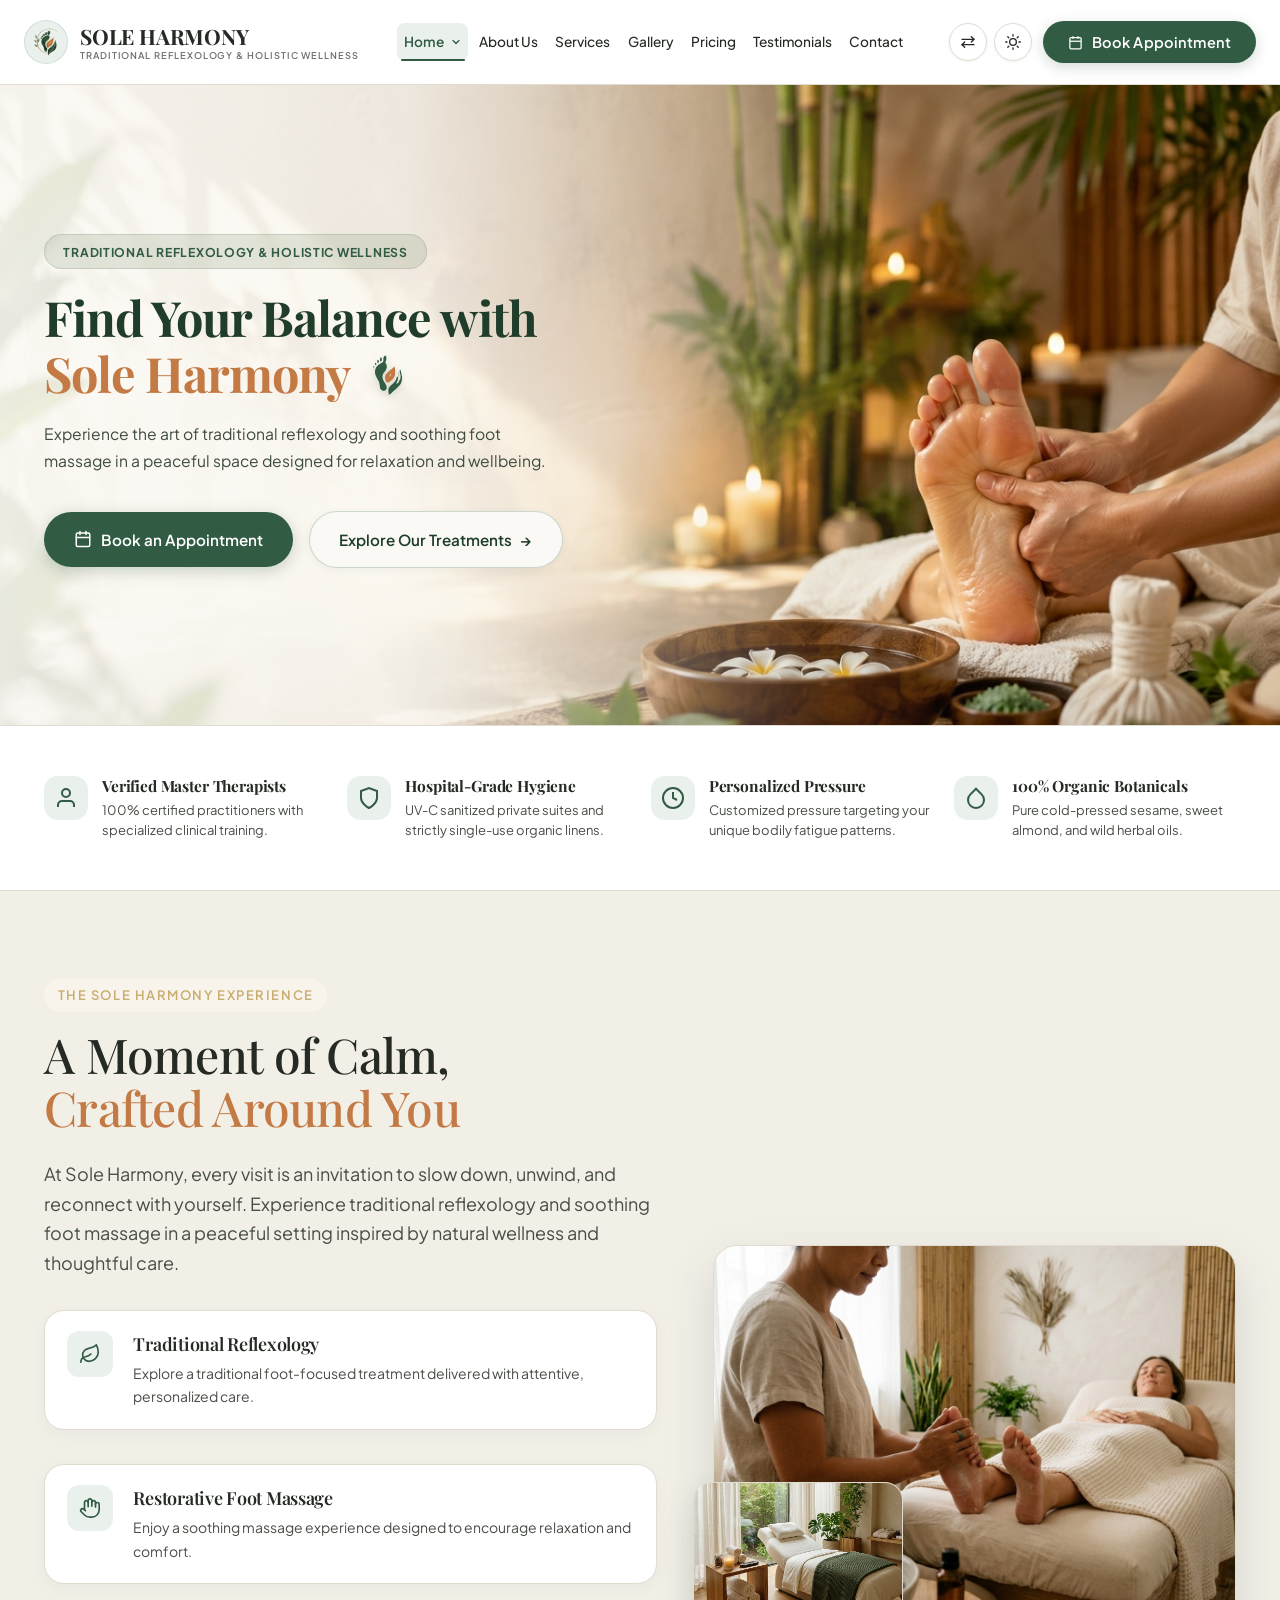
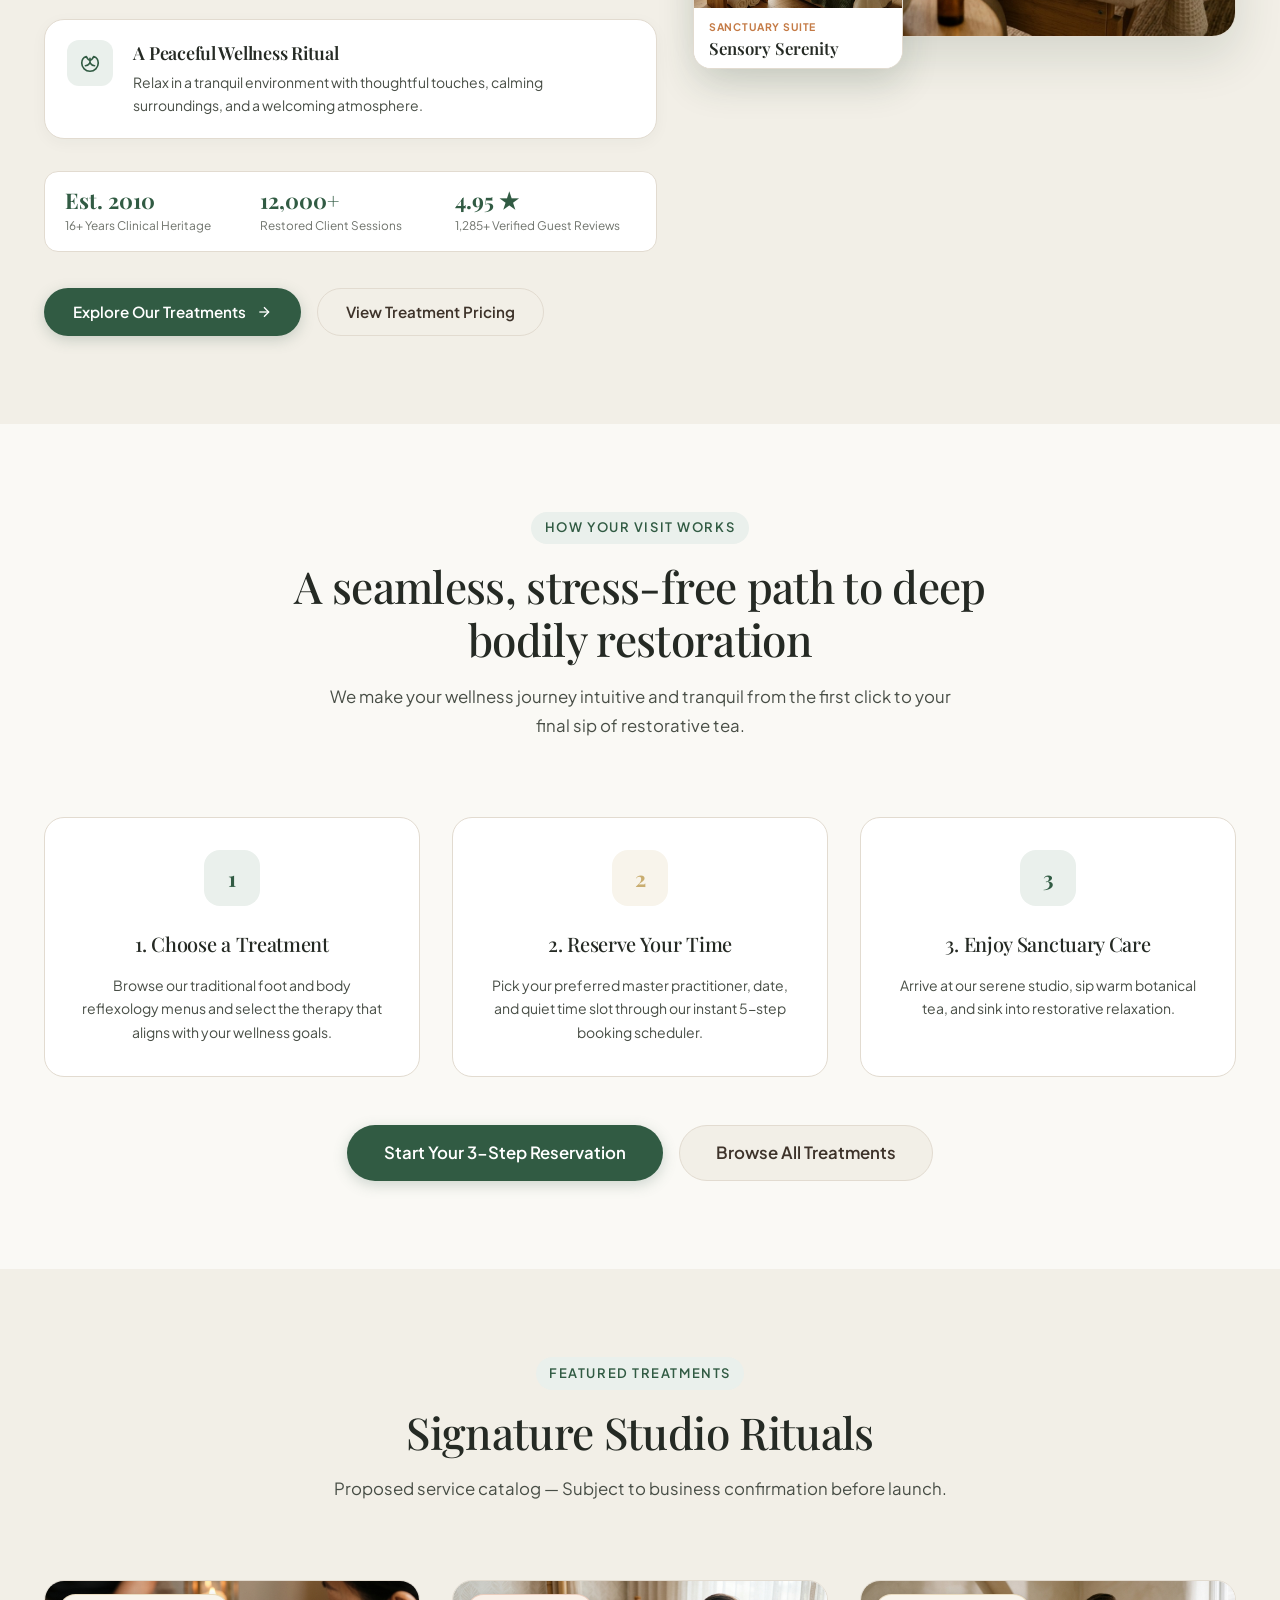
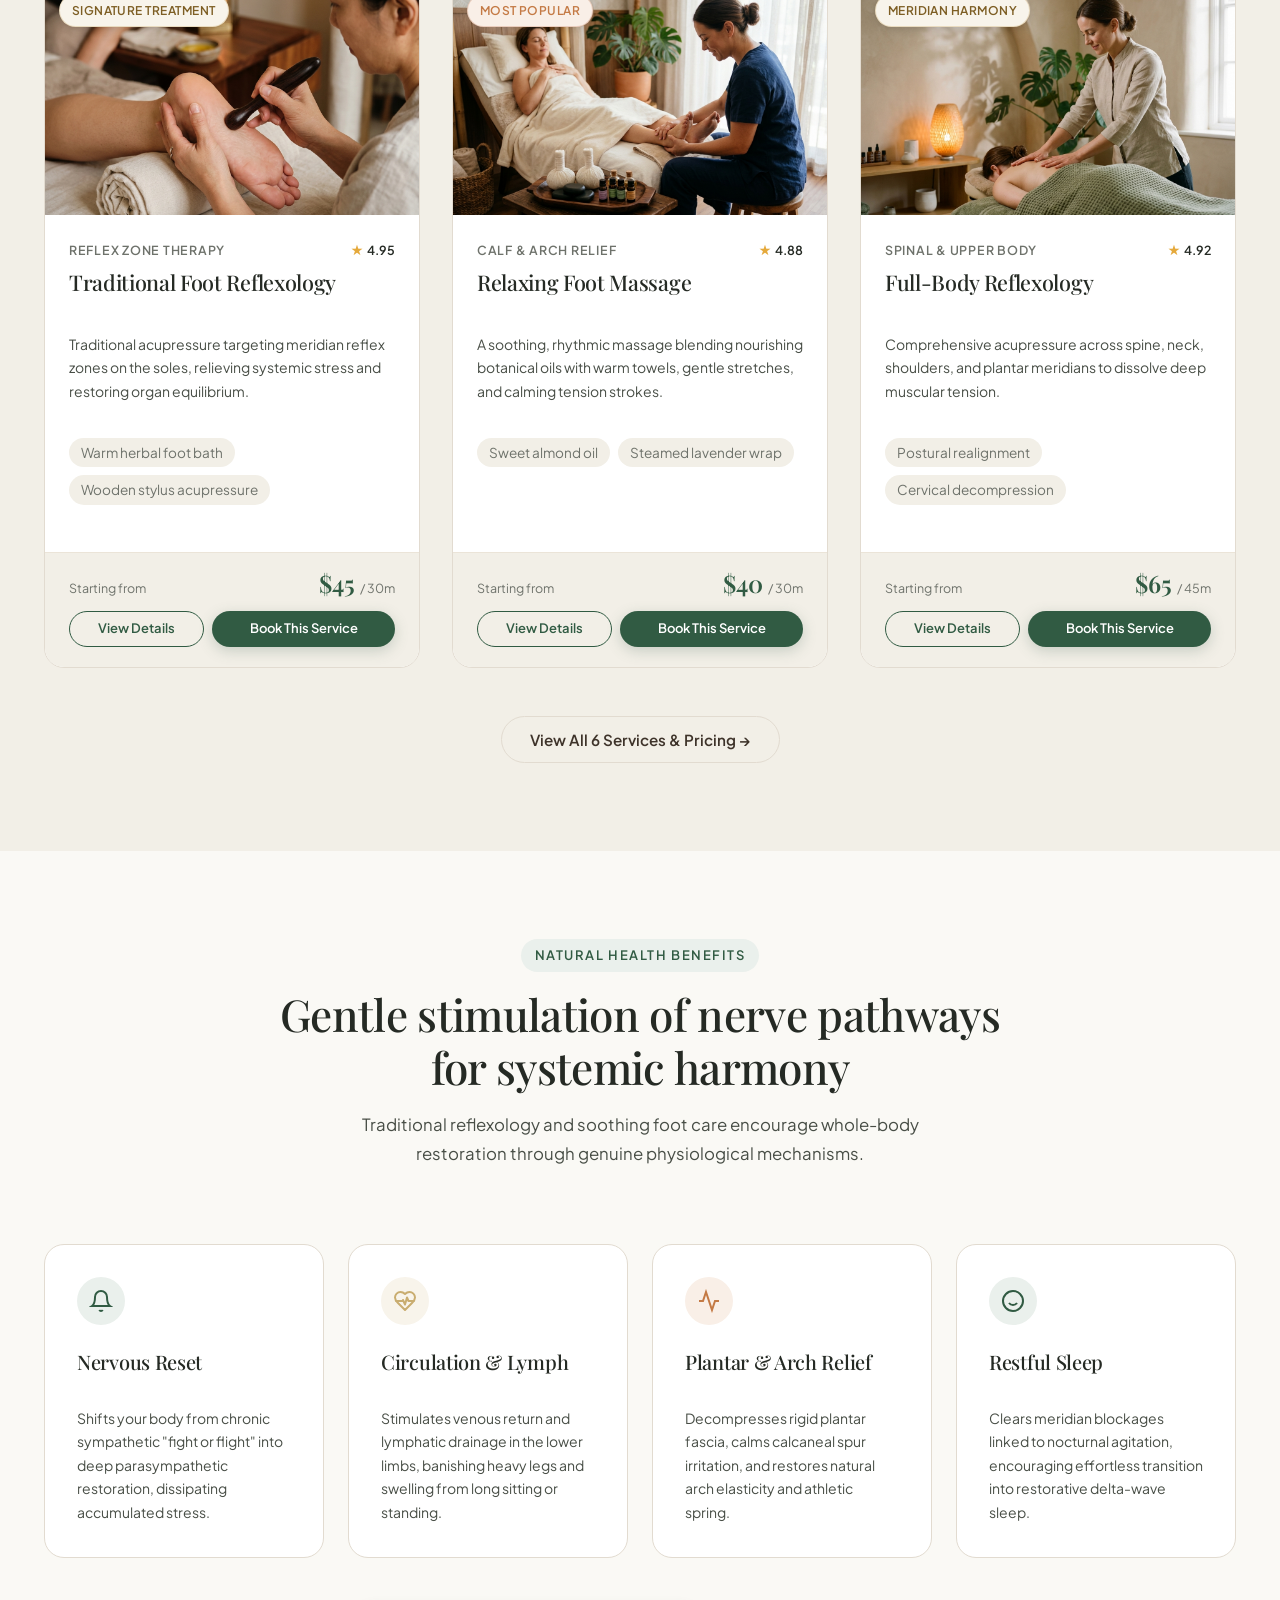
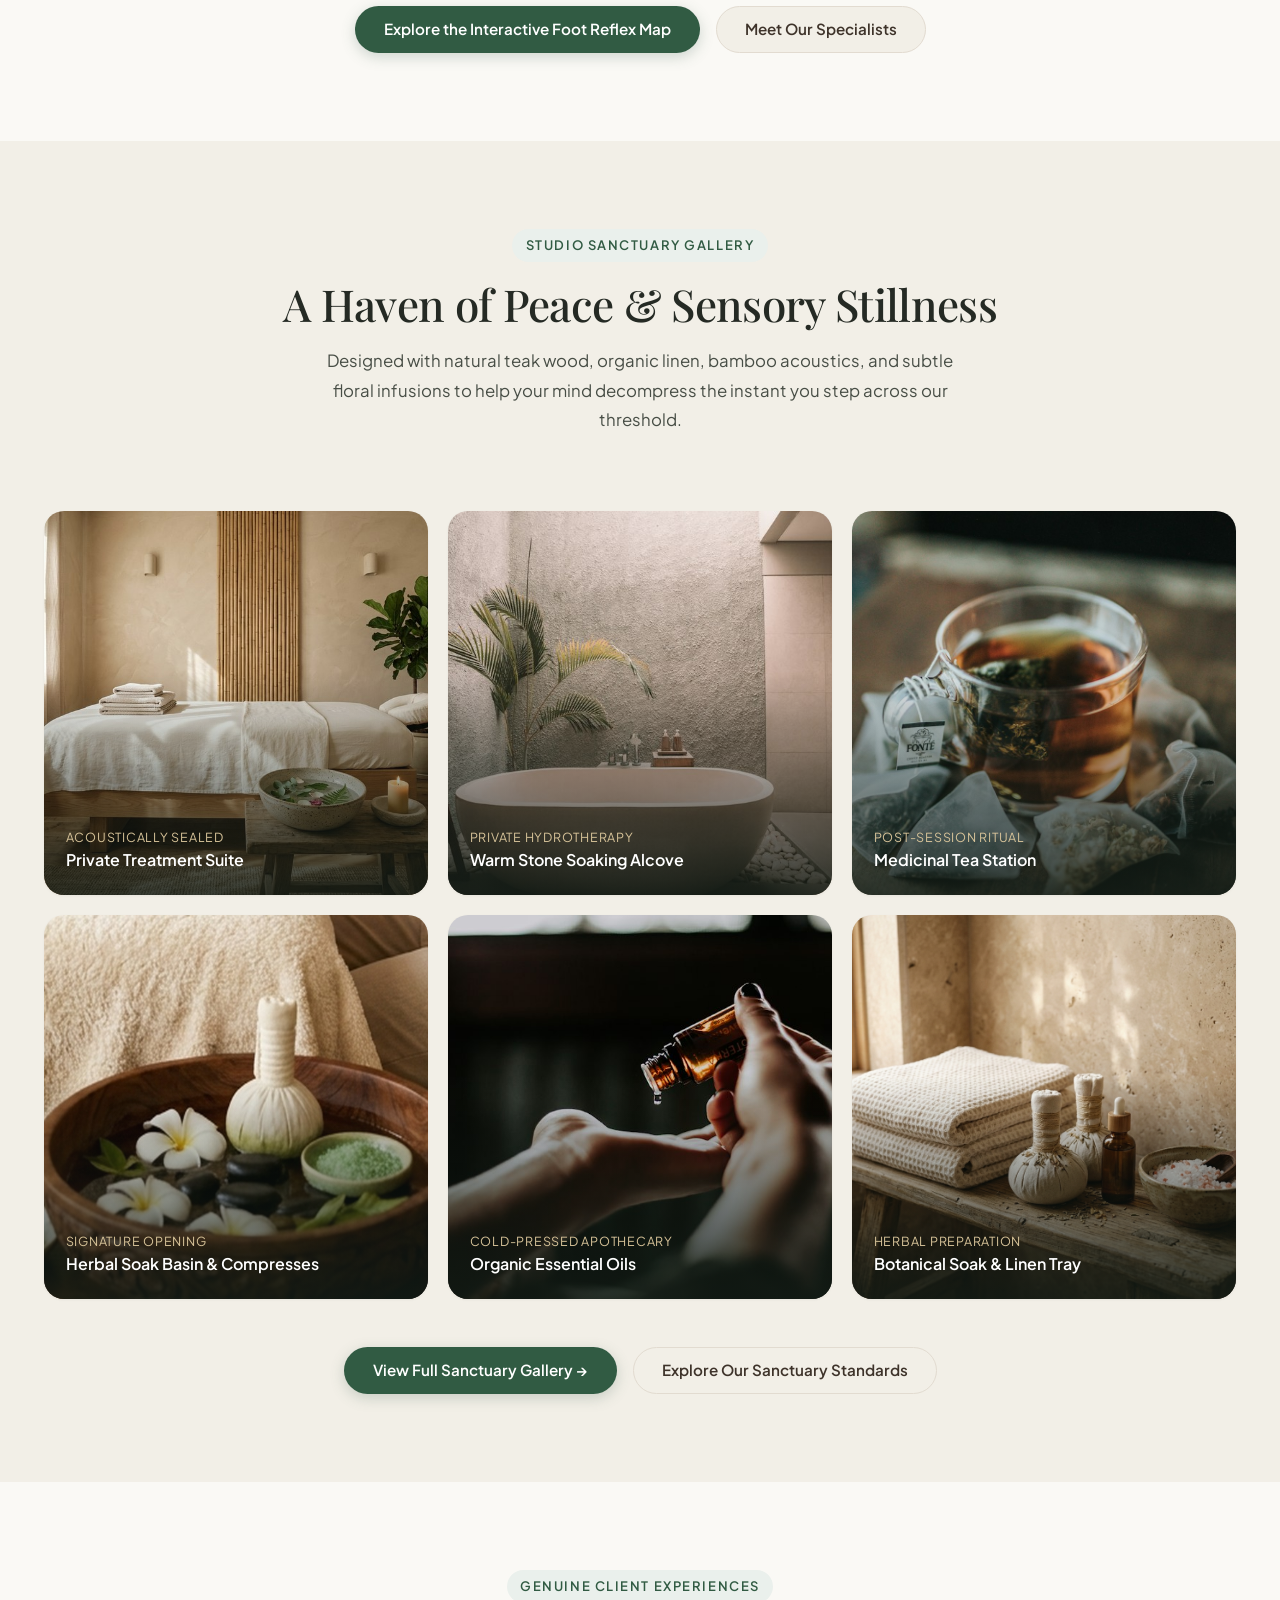
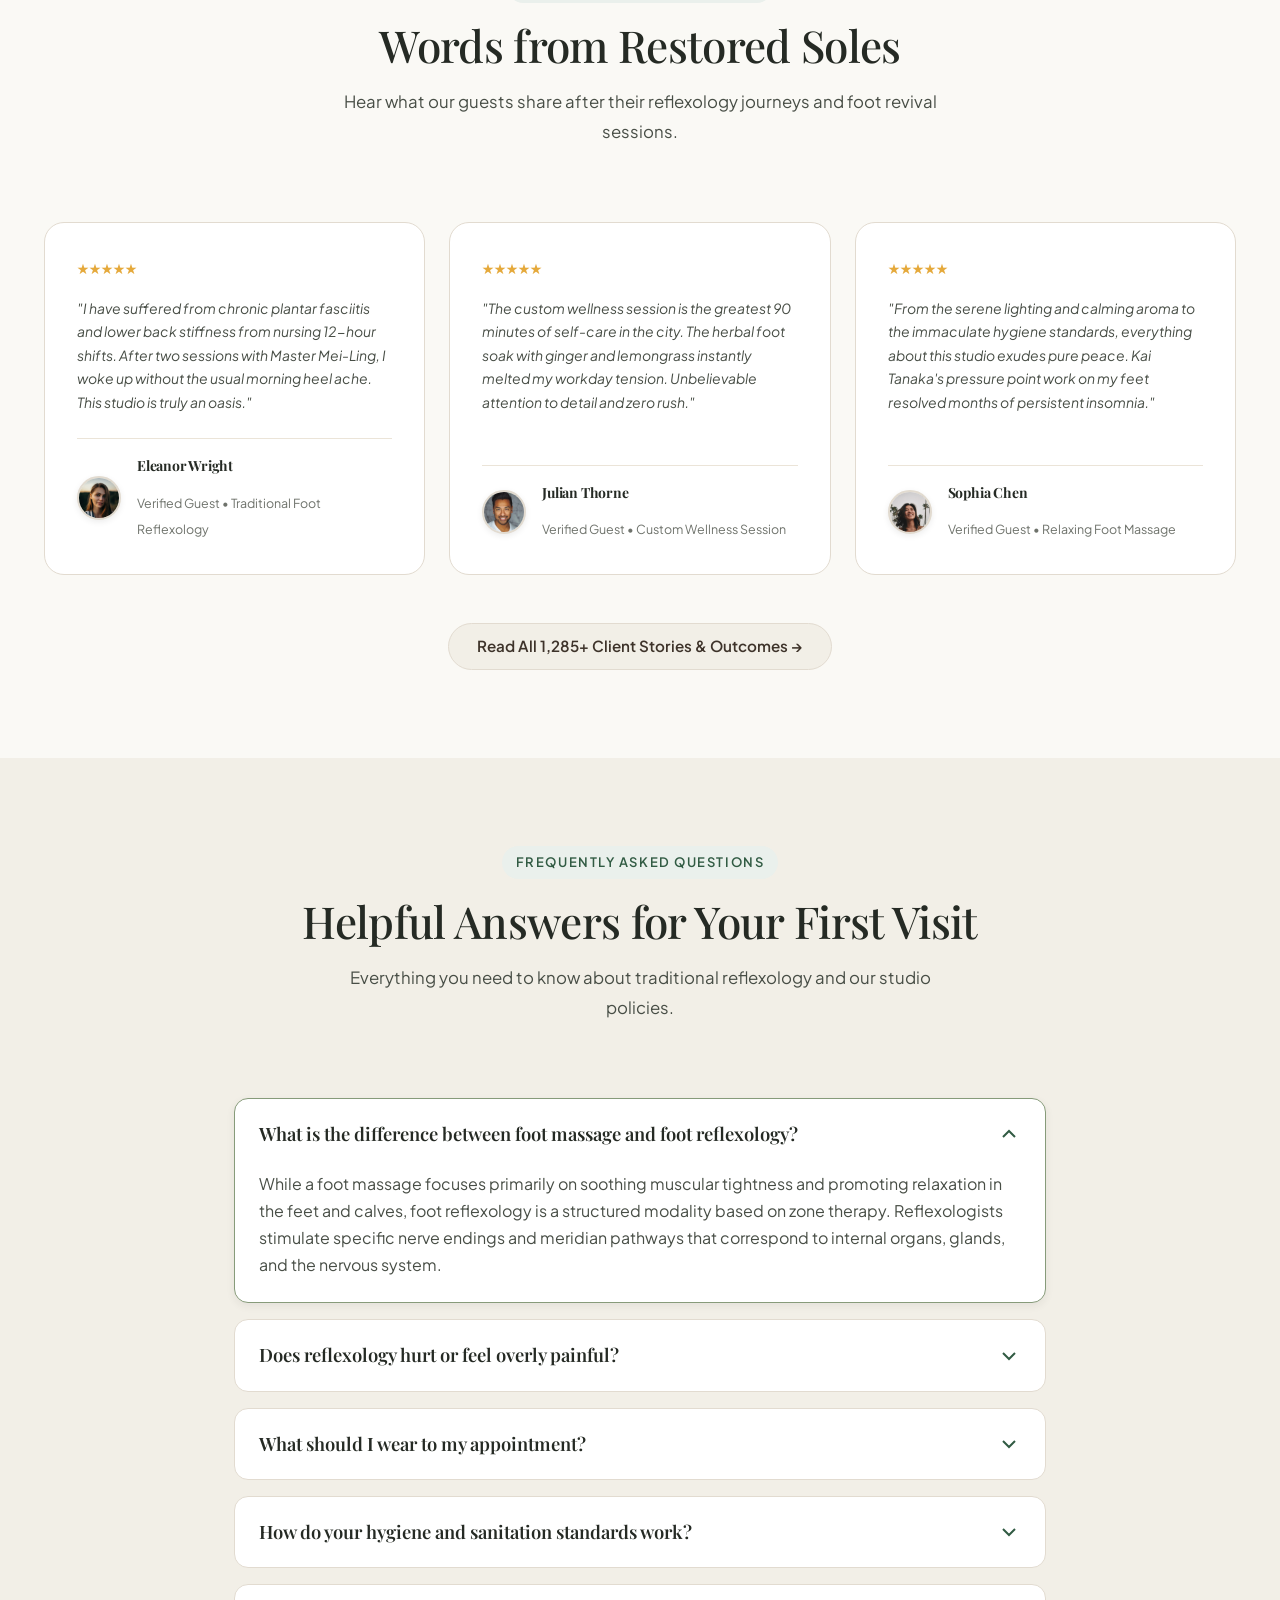
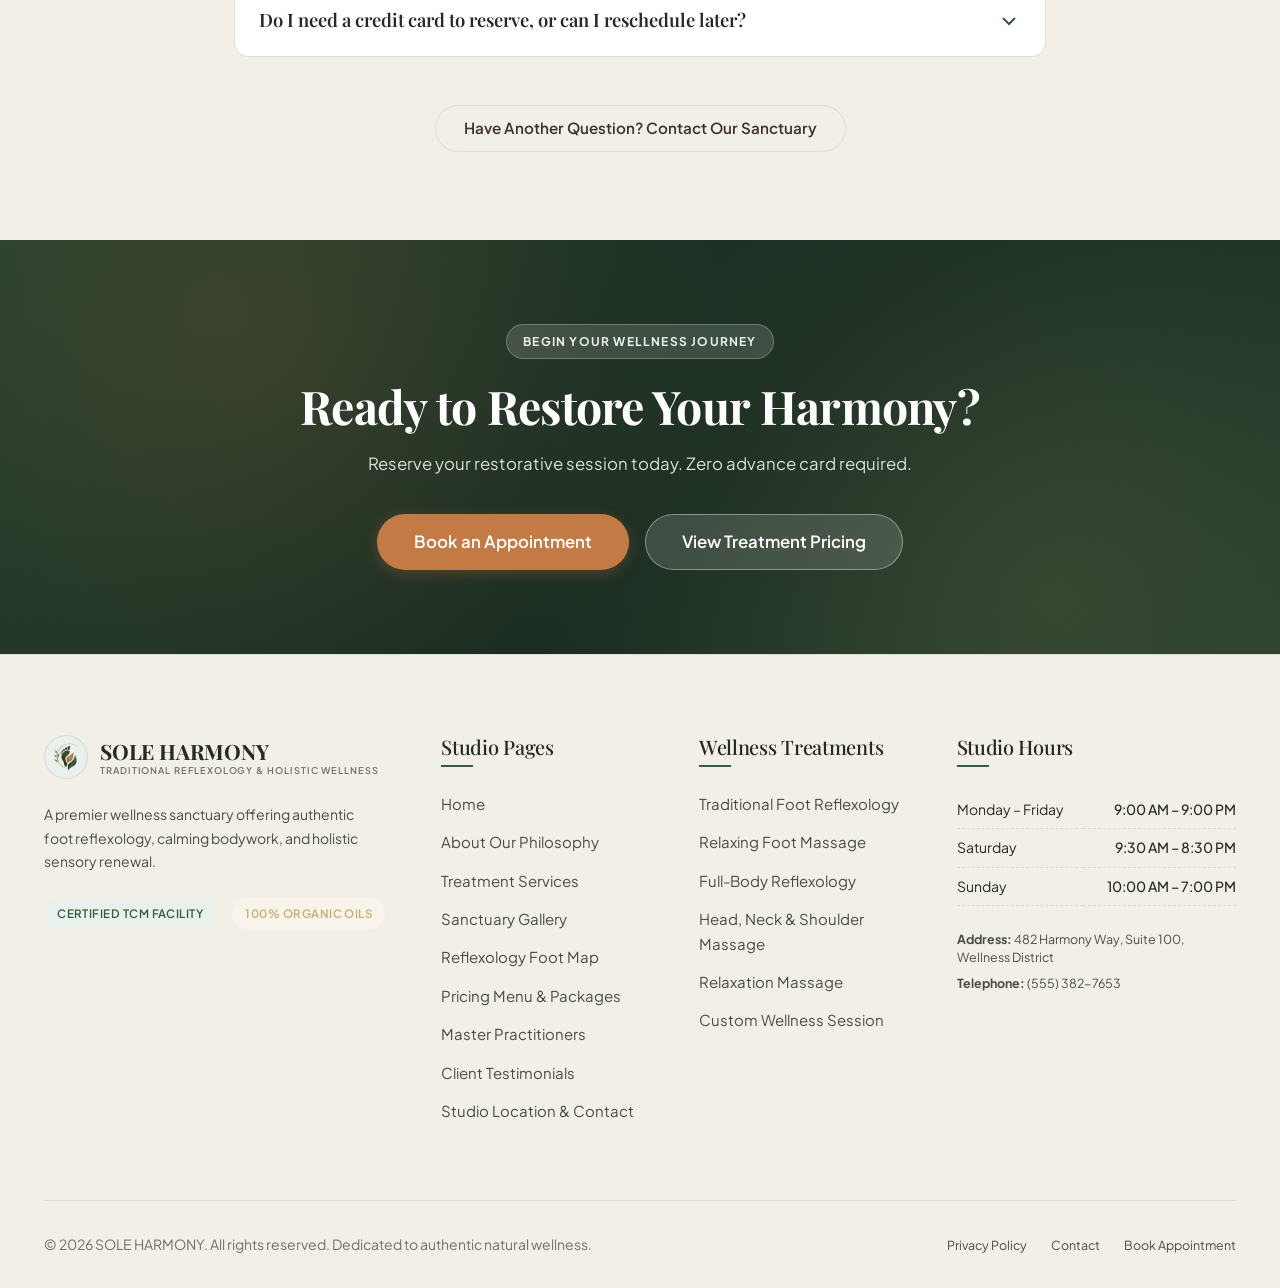
<file: index.html>
<!DOCTYPE html>
<html lang="en" dir="ltr" data-theme="light">
<head>
  <meta charset="UTF-8">
  <meta name="viewport" content="width=device-width, initial-scale=1.0">
  <title>Home 1 — Serenity Experience | SOLE HARMONY Reflexology & Holistic Wellness</title>
  <meta name="description" content="Experience traditional Eastern foot reflexology, calming botanical herbal soaks, and holistic body acupressure in our serene, sanitized wellness sanctuary.">

  <!-- Favicon & Application Icons -->
  <link rel="icon" href="favicon.ico" sizes="any">
  <link rel="icon" type="image/png" sizes="16x16" href="favicon-16x16.png">
  <link rel="icon" type="image/png" sizes="32x32" href="favicon-32x32.png">
  <link rel="apple-touch-icon" sizes="180x180" href="apple-touch-icon.png">
  <link rel="manifest" href="site.webmanifest">
  <meta name="theme-color" content="#203D2C">

  <!-- Stylesheets -->
  <link rel="stylesheet" href="css/bootstrap.min.css">
  <link rel="stylesheet" href="css/tailwind.css">
  <link rel="stylesheet" href="css/variables.css">
  <link rel="stylesheet" href="css/global.css">
  <link rel="stylesheet" href="css/typography.css">
  <link rel="stylesheet" href="css/components.css">
  <link rel="stylesheet" href="css/header-footer.css">
  <link rel="stylesheet" href="css/home.css">
  <link rel="stylesheet" href="css/responsive.css">
  <link rel="stylesheet" href="css/themes.css">
  <link rel="stylesheet" href="css/rtl.css">
</head>
<body>

  <!-- Skip to content for accessibility -->
  <a href="#main-content" class="skip-link">Skip to main content</a>


  <!-- Main Sticky Header -->
  <header class="site-header">
    <div class="container-custom header-inner">
      <!-- Logo -->
      <a href="index.html" class="site-logo" aria-label="Sole Harmony — Reflexology & Foot Wellness">
        <div class="logo-icon">
          <img src="assets/icons/sole-harmony-symbol.png" alt="Sole Harmony — Reflexology & Foot Wellness" class="logo-symbol-light">
          <img src="assets/icons/sole-harmony-symbol-dark.png" alt="Sole Harmony — Reflexology & Foot Wellness" class="logo-symbol-dark">
        </div>
        <div class="logo-text-wrap">
          <span class="logo-title" data-config="brandName">SOLE HARMONY</span>
          <span class="logo-subtitle" data-config="brandSubtitle">Traditional Reflexology & Holistic Wellness</span>
        </div>
      </a>

      <!-- Desktop Navigation Menu -->
      <nav class="nav-menu-desktop" aria-label="Main Navigation">
        <div class="nav-dropdown home-nav-dropdown">
          <a href="index.html" class="nav-link-custom active" data-i18n="nav_home" aria-haspopup="true" aria-expanded="false">
            <span>Home</span>
            <svg class="nav-chevron" width="12" height="12" viewBox="0 0 24 24" fill="none" stroke="currentColor" stroke-width="2.5" stroke-linecap="round" stroke-linejoin="round"><polyline points="6 9 12 15 18 9"></polyline></svg>
          </a>
          <div class="home-dropdown-menu" role="menu">
            <a href="index.html" class="home-menu-card active" role="menuitem">
              <div class="home-menu-icon" aria-hidden="true">
                <svg width="22" height="22" viewBox="0 0 24 24" fill="none" stroke="currentColor" stroke-width="2" stroke-linecap="round" stroke-linejoin="round">
                  <path d="M11 20A7 7 0 0 1 9.8 6.1C15.5 5 17 4.48 19 2c1 2 2 4.18 2 8 0 5.5-4.78 10-10 10Z"></path>
                  <path d="M2 21c0-3 1.85-5.36 5.08-6C9.5 14.52 12 13 13 12"></path>
                </svg>
              </div>
              <div class="home-menu-info">
                <span class="home-menu-title" data-i18n="nav_home_1">Home 1 — Serenity</span>
                <span class="home-menu-desc" data-i18n="nav_home_1_desc">A calming, traditional reflexology experience</span>
              </div>
            </a>
            <a href="home-2.html" class="home-menu-card" role="menuitem">
              <div class="home-menu-icon" aria-hidden="true">
                <svg width="22" height="22" viewBox="0 0 24 24" fill="none" stroke="currentColor" stroke-width="2" stroke-linecap="round" stroke-linejoin="round">
                  <path d="M4 16v-2.38C4 11.5 7 11 9 11s5 .5 5 2.62V16c0 1.66-1.34 3-3 3H7c-1.66 0-3-1.34-3-3Z"></path>
                  <path d="M20 20v-1.5c0-1.5-2-2-3.5-2s-3.5.5-3.5 2V20c0 1.1.9 2 2 2h3c1.1 0 2-.9 2-2Z"></path>
                  <circle cx="6" cy="7" r="1.5"></circle>
                  <circle cx="10" cy="5.5" r="1.5"></circle>
                  <circle cx="14" cy="6.5" r="1.5"></circle>
                </svg>
              </div>
              <div class="home-menu-info">
                <span class="home-menu-title" data-i18n="nav_home_2">Home 2 — Wellness</span>
                <span class="home-menu-desc" data-i18n="nav_home_2_desc">Discover treatments, benefits, and personalized care</span>
              </div>
            </a>
          </div>
        </div>
        <a href="about.html" class="nav-link-custom" data-i18n="nav_about">About Us</a>
        <a href="services.html" class="nav-link-custom" data-i18n="nav_services">Services</a>
        <a href="gallery.html" class="nav-link-custom" data-i18n="nav_gallery">Gallery</a>
        <a href="pricing.html" class="nav-link-custom" data-i18n="nav_pricing">Pricing</a>
        <a href="testimonials.html" class="nav-link-custom" data-i18n="nav_testimonials">Testimonials</a>
        <a href="contact.html" class="nav-link-custom" data-i18n="nav_contact">Contact</a>
      </nav>

      <!-- Action Buttons -->
      <div class="header-actions">

        <!-- Mode & Language Controls -->
        <div class="header-mode-controls">
          <button type="button" class="btn-header-icon btn-dir-toggle" title="Switch Layout Direction" aria-label="Switch Layout Direction">
            <svg class="icon-dir-svg" width="16" height="16" viewBox="0 0 24 24" fill="none" stroke="currentColor" stroke-width="2" stroke-linecap="round" stroke-linejoin="round">
              <path d="M17 4l4 4-4 4"></path>
              <path d="M21 8H3"></path>
              <path d="M7 20l-4-4 4-4"></path>
              <path d="M3 16h18"></path>
            </svg>
          </button>
          <button type="button" class="btn-header-icon btn-theme-toggle" title="Toggle Dark Mode" aria-label="Toggle Dark Mode">
            <svg class="icon-sun-svg" width="16" height="16" viewBox="0 0 24 24" fill="none" stroke="currentColor" stroke-width="2" stroke-linecap="round" stroke-linejoin="round">
              <circle cx="12" cy="12" r="5"></circle>
              <line x1="12" y1="1" x2="12" y2="3"></line>
              <line x1="12" y1="21" x2="12" y2="23"></line>
              <line x1="4.22" y1="4.22" x2="5.64" y2="5.64"></line>
              <line x1="18.36" y1="18.36" x2="19.78" y2="19.78"></line>
              <line x1="1" y1="12" x2="3" y2="12"></line>
              <line x1="21" y1="12" x2="23" y2="12"></line>
              <line x1="4.22" y1="19.78" x2="5.64" y2="18.36"></line>
              <line x1="18.36" y1="5.64" x2="19.78" y2="4.22"></line>
            </svg>
            <svg class="icon-moon-svg" width="16" height="16" viewBox="0 0 24 24" fill="none" stroke="currentColor" stroke-width="2" stroke-linecap="round" stroke-linejoin="round">
              <path d="M21 12.79A9 9 0 1 1 11.21 3 7 7 0 0 0 21 12.79z"></path>
            </svg>
          </button>
        </div>

        <a href="booking.html" class="btn-wellness btn-primary-custom btn-sm header-book-btn">
          <svg width="15" height="15" viewBox="0 0 24 24" fill="none" stroke="currentColor" stroke-width="2"><rect x="3" y="4" width="18" height="18" rx="2" ry="2"></rect><line x1="16" y1="2" x2="16" y2="6"></line><line x1="8" y1="2" x2="8" y2="6"></line><line x1="3" y1="10" x2="21" y2="10"></line></svg>
          <span class="header-book-text" data-i18n="nav_book">Book Appointment</span>
        </a>

        <!-- Mobile Drawer Hamburger Toggle -->
        <button type="button" class="mobile-nav-toggle" aria-label="Open mobile menu">
          <svg width="22" height="22" viewBox="0 0 24 24" fill="none" stroke="currentColor" stroke-width="2"><line x1="3" y1="12" x2="21" y2="12"></line><line x1="3" y1="6" x2="21" y2="6"></line><line x1="3" y1="18" x2="21" y2="18"></line></svg>
        </button>
      </div>
    </div>
  </header>

  <!-- Mobile Off-Canvas Drawer -->
  <div class="mobile-drawer-backdrop" id="mobile-drawer-backdrop">
    <div class="mobile-drawer" id="mobile-drawer">
      <div class="mobile-drawer-header">
        <div class="flex items-center gap-2">
          <div class="logo-icon w-8 h-8">
            <img src="assets/icons/sole-harmony-symbol.png" alt="Sole Harmony" class="logo-symbol-light">
            <img src="assets/icons/sole-harmony-symbol-dark.png" alt="Sole Harmony" class="logo-symbol-dark">
          </div>
          <span class="font-heading font-bold text-main" style="font-size: 1.15rem;" data-config="brandName">SOLE HARMONY</span>
        </div>
        <button type="button" class="mobile-drawer-close" aria-label="Close menu" style="background:none; border:none; font-size:1.75rem; cursor:pointer; color:var(--text-main);">&times;</button>
      </div>

      <div class="mobile-nav-links mb-6">
        <div class="mobile-nav-heading">Home Variations</div>
        <a href="index.html" class="mobile-home-card active">
          <div class="mobile-home-icon">
            <svg width="18" height="18" viewBox="0 0 24 24" fill="none" stroke="currentColor" stroke-width="2" stroke-linecap="round" stroke-linejoin="round">
              <path d="M11 20A7 7 0 0 1 9.8 6.1C15.5 5 17 4.48 19 2c1 2 2 4.18 2 8 0 5.5-4.78 10-10 10Z"></path>
              <path d="M2 21c0-3 1.85-5.36 5.08-6C9.5 14.52 12 13 13 12"></path>
            </svg>
          </div>
          <div class="mobile-home-info">
            <span class="mobile-home-title" data-i18n="nav_home_1">Home 1 — Serenity</span>
            <span class="mobile-home-desc" data-i18n="nav_home_1_desc">A calming, traditional reflexology experience</span>
          </div>
        </a>
        <a href="home-2.html" class="mobile-home-card">
          <div class="mobile-home-icon">
            <svg width="18" height="18" viewBox="0 0 24 24" fill="none" stroke="currentColor" stroke-width="2" stroke-linecap="round" stroke-linejoin="round">
              <path d="M4 16v-2.38C4 11.5 7 11 9 11s5 .5 5 2.62V16c0 1.66-1.34 3-3 3H7c-1.66 0-3-1.34-3-3Z"></path>
              <path d="M20 20v-1.5c0-1.5-2-2-3.5-2s-3.5.5-3.5 2V20c0 1.1.9 2 2 2h3c1.1 0 2-.9 2-2Z"></path>
              <circle cx="6" cy="7" r="1.5"></circle>
              <circle cx="10" cy="5.5" r="1.5"></circle>
              <circle cx="14" cy="6.5" r="1.5"></circle>
            </svg>
          </div>
          <div class="mobile-home-info">
            <span class="mobile-home-title" data-i18n="nav_home_2">Home 2 — Wellness</span>
            <span class="mobile-home-desc" data-i18n="nav_home_2_desc">Discover treatments, benefits, and personalized care</span>
          </div>
        </a>
        <div class="mobile-nav-divider"></div>
        <a href="about.html" class="mobile-nav-item" data-i18n="nav_about">About Us</a>
        <a href="services.html" class="mobile-nav-item" data-i18n="nav_services">Services & Treatments</a>
        <a href="gallery.html" class="mobile-nav-item">Sanctuary Gallery</a>
        <a href="pricing.html" class="mobile-nav-item" data-i18n="nav_pricing">Pricing & Packages</a>
        <a href="testimonials.html" class="mobile-nav-item" data-i18n="nav_testimonials">Testimonials &amp; Reviews</a>
        <a href="contact.html" class="mobile-nav-item" data-i18n="nav_contact">Contact & Location</a>
      </div>

      <!-- Mobile Theme & Language Switcher -->
      <div class="mobile-theme-dir-section">
        <span class="dropdown-header-custom" style="padding-left:0; padding-right:0;">Appearance</span>
        <div class="grid grid-cols-2 gap-2 mb-3">
          <button type="button" class="mobile-theme-dir-btn theme-select-btn" data-theme="light">
            <span>☀️ Light</span>
            <span class="check-indicator">✓</span>
          </button>
          <button type="button" class="mobile-theme-dir-btn theme-select-btn" data-theme="dark">
            <span>🌙 Dark</span>
            <span class="check-indicator">✓</span>
          </button>
        </div>
        <span class="dropdown-header-custom" style="padding-left:0; padding-right:0;">Layout Direction</span>
        <div class="grid grid-cols-2 gap-2 mb-3">
          <button type="button" class="mobile-theme-dir-btn dir-select-btn" data-dir="ltr">
            <span>↔️ LTR</span>
            <span class="check-indicator">✓</span>
          </button>
          <button type="button" class="mobile-theme-dir-btn dir-select-btn" data-dir="rtl">
            <span>🔁 RTL</span>
            <span class="check-indicator">✓</span>
          </button>
        </div>
      </div>

      <div class="mt-auto pt-4 border-t" style="border-color: var(--border-color);">
        <a href="booking.html" class="btn-wellness btn-primary-custom w-full" data-i18n="nav_book">
          Book Appointment
        </a>
      </div>
    </div>
  </div>

  <!-- Main Content -->
  <main id="main-content">

    <!-- 1. Hero Section -->
    <section class="hero-home-1">
      <div class="container-custom">
        <div class="hero-grid-1">
          <div class="hero-content-col">
            <span class="hero-badge-pill" data-i18n="hero_eyebrow">
              TRADITIONAL REFLEXOLOGY &amp; HOLISTIC WELLNESS
            </span>
            <h1 class="hero-title">
              <span class="hero-title-lead" data-i18n="hero_title_lead">Find Your Balance with</span>
              <span class="hero-brand-accent" data-i18n="hero_brand_name">Sole Harmony</span>
              <span class="hero-leaf-icon" aria-hidden="true">
                <img src="assets/icons/sole-harmony-symbol.svg" alt="" class="leaf-symbol-light" width="32" height="32">
                <img src="assets/icons/sole-harmony-symbol-dark.svg" alt="" class="leaf-symbol-dark" width="32" height="32">
              </span>
            </h1>
            <p class="hero-subtitle" data-i18n="hero_desc">
              Experience the art of traditional reflexology and soothing foot massage in a peaceful space designed for relaxation and wellbeing.
            </p>

            <div class="hero-cta-group">
              <a href="booking.html" class="hero-btn-book">
                <svg width="18" height="18" viewBox="0 0 24 24" fill="none" stroke="currentColor" stroke-width="2" stroke-linecap="round" stroke-linejoin="round" aria-hidden="true">
                  <rect x="3" y="4" width="18" height="18" rx="2" ry="2"></rect>
                  <line x1="16" y1="2" x2="16" y2="6"></line>
                  <line x1="8" y1="2" x2="8" y2="6"></line>
                  <line x1="3" y1="10" x2="21" y2="10"></line>
                </svg>
                <span data-i18n="hero_cta_book">Book an Appointment</span>
              </a>
              <a href="services.html" class="hero-btn-explore">
                <span data-i18n="hero_cta_explore">Explore Our Treatments</span>
                <span class="hero-btn-arrow" aria-hidden="true">→</span>
              </a>
            </div>

            <!-- Mobile visual crop -->
            <div class="hero-mobile-visual" aria-hidden="true">
              <img src="assets/images/hero/home-1-mobile.jpg" alt="Traditional foot reflexology therapy at Sole Harmony" class="hero-mobile-img" loading="lazy">
            </div>
          </div>

          <!-- Desktop visual column -->
          <div class="hero-visual-col" aria-hidden="true"></div>
        </div>
      </div>
    </section>

    <!-- 2. Trust Metrics Strip -->
    <section class="trust-metrics-strip">
      <div class="container-custom">
        <div class="trust-metrics-grid">
          <div class="trust-metric-item">
            <div class="metric-icon-box">
              <svg width="24" height="24" viewBox="0 0 24 24" fill="none" stroke="currentColor" stroke-width="2"><path d="M20 21v-2a4 4 0 0 0-4-4H8a4 4 0 0 0-4 4v2"></path><circle cx="12" cy="7" r="4"></circle></svg>
            </div>
            <div>
              <strong class="font-heading text-main text-lg block" data-i18n="trust_therapists_title">Verified Master Therapists</strong>
              <span class="text-xs text-secondary" data-i18n="trust_therapists_desc">100% certified practitioners with specialized clinical training.</span>
            </div>
          </div>

          <div class="trust-metric-item">
            <div class="metric-icon-box">
              <svg width="24" height="24" viewBox="0 0 24 24" fill="none" stroke="currentColor" stroke-width="2"><path d="M12 22s8-4 8-10V5l-8-3-8 3v7c0 6 8 10 8 10z"></path></svg>
            </div>
            <div>
              <strong class="font-heading text-main text-lg block" data-i18n="trust_hygiene_title">Hospital-Grade Hygiene</strong>
              <span class="text-xs text-secondary" data-i18n="trust_hygiene_desc">UV-C sanitized private suites and strictly single-use organic linens.</span>
            </div>
          </div>

          <div class="trust-metric-item">
            <div class="metric-icon-box">
              <svg width="24" height="24" viewBox="0 0 24 24" fill="none" stroke="currentColor" stroke-width="2"><circle cx="12" cy="12" r="10"></circle><polyline points="12 6 12 12 16 14"></polyline></svg>
            </div>
            <div>
              <strong class="font-heading text-main text-lg block" data-i18n="trust_personalized_title">Personalized Pressure</strong>
              <span class="text-xs text-secondary" data-i18n="trust_personalized_desc">Customized pressure targeting your unique bodily fatigue patterns.</span>
            </div>
          </div>

          <div class="trust-metric-item">
            <div class="metric-icon-box">
              <svg width="24" height="24" viewBox="0 0 24 24" fill="none" stroke="currentColor" stroke-width="2"><path d="M12 2.69l5.66 5.66a8 8 0 1 1-11.31 0z"></path></svg>
            </div>
            <div>
              <strong class="font-heading text-main text-lg block" data-i18n="trust_natural_title">100% Organic Botanicals</strong>
              <span class="text-xs text-secondary" data-i18n="trust_natural_desc">Pure cold-pressed sesame, sweet almond, and wild herbal oils.</span>
            </div>
          </div>
        </div>
      </div>
    </section>

        <!-- 3. The Sole Harmony Experience Section -->
    <section class="section-py bg-sand-light experience-section" id="sole-harmony-experience">
      <div class="container-custom">
        <div class="experience-grid">
          <!-- Left Column: Content -->
          <div class="experience-content-col">
            <span class="section-tag section-tag-gold" data-i18n="experience_eyebrow">THE SOLE HARMONY EXPERIENCE</span>
            <h2 class="section-title text-3xl md:text-4xl lg:text-5xl font-heading mb-4">
              <span data-i18n="experience_heading_1">A Moment of Calm,</span><br>
              <span class="text-terracotta" style="color: var(--color-terracotta);" data-i18n="experience_heading_2">Crafted Around You</span>
            </h2>
            <p class="text-secondary text-base lg:text-lg mb-8 leading-relaxed" data-i18n="experience_desc">
              At Sole Harmony, every visit is an invitation to slow down, unwind, and reconnect with yourself. Experience traditional reflexology and soothing foot massage in a peaceful setting inspired by natural wellness and thoughtful care.
            </p>

            <!-- Three Feature Cards -->
            <div class="experience-features space-y-4 mb-8">
              <!-- Feature 1: Traditional Reflexology -->
              <div class="experience-feature-card">
                <div class="feature-icon-wrapper" aria-hidden="true">
                  <svg width="22" height="22" viewBox="0 0 24 24" fill="none" stroke="currentColor" stroke-width="1.8" stroke-linecap="round" stroke-linejoin="round">
                    <path d="M11 20A7 7 0 0 1 9.8 6.1C15.5 5 17 4.48 19 2c1 2 2 4.18 2 8 0 5.5-4.78 10-10 10Z"/>
                    <path d="M2 21c0-3 1.85-5.36 5.08-6C9.5 14.52 12 13 13 12"/>
                  </svg>
                </div>
                <div>
                  <h3 class="font-heading text-main text-lg font-semibold mb-1" data-i18n="exp_feat_1_title">Traditional Reflexology</h3>
                  <p class="text-secondary text-sm leading-relaxed mb-0" data-i18n="exp_feat_1_desc">
                    Explore a traditional foot-focused treatment delivered with attentive, personalized care.
                  </p>
                </div>
              </div>

              <!-- Feature 2: Restorative Foot Massage -->
              <div class="experience-feature-card">
                <div class="feature-icon-wrapper" aria-hidden="true">
                  <svg width="22" height="22" viewBox="0 0 24 24" fill="none" stroke="currentColor" stroke-width="1.8" stroke-linecap="round" stroke-linejoin="round">
                    <path d="M18 11V6a2 2 0 0 0-2-2v0a2 2 0 0 0-2 2v0"/>
                    <path d="M14 10V4a2 2 0 0 0-2-2v0a2 2 0 0 0-2 2v2"/>
                    <path d="M10 10.5V6a2 2 0 0 0-2-2v0a2 2 0 0 0-2 2v8"/>
                    <path d="M18 8a2 2 0 1 1 4 0v6a8 8 0 0 1-8 8h-2c-2.8 0-4.5-.86-5.99-2.34l-3.6-3.6a2 2 0 0 1 2.83-2.82L7 15"/>
                  </svg>
                </div>
                <div>
                  <h3 class="font-heading text-main text-lg font-semibold mb-1" data-i18n="exp_feat_2_title">Restorative Foot Massage</h3>
                  <p class="text-secondary text-sm leading-relaxed mb-0" data-i18n="exp_feat_2_desc">
                    Enjoy a soothing massage experience designed to encourage relaxation and comfort.
                  </p>
                </div>
              </div>

              <!-- Feature 3: A Peaceful Wellness Ritual -->
              <div class="experience-feature-card">
                <div class="feature-icon-wrapper" aria-hidden="true">
                  <svg width="22" height="22" viewBox="0 0 24 24" fill="none" stroke="currentColor" stroke-width="1.8" stroke-linecap="round" stroke-linejoin="round">
                    <path d="M12 21a9 9 0 0 0 9-9c0-3.5-2-6-5-7-1 2-2 4-4 4s-3-2-4-4c-3 1-5 3.5-5 7a9 9 0 0 0 9 9Z"/>
                    <path d="M12 12c-1.5 2-3 3-5 3"/>
                    <path d="M12 12c1.5 2 3 3 5 3"/>
                    <path d="M12 7v5"/>
                  </svg>
                </div>
                <div>
                  <h3 class="font-heading text-main text-lg font-semibold mb-1" data-i18n="exp_feat_3_title">A Peaceful Wellness Ritual</h3>
                  <p class="text-secondary text-sm leading-relaxed mb-0" data-i18n="exp_feat_3_desc">
                    Relax in a tranquil environment with thoughtful touches, calming surroundings, and a welcoming atmosphere.
                  </p>
                </div>
              </div>
            </div>

            <!-- Studio Longevity & Proven Experience Proof Bar -->
            <div class="experience-proof-bar">
              <div class="experience-proof-stat">
                <strong>Est. 2010</strong>
                <span>16+ Years Clinical Heritage</span>
              </div>
              <div class="experience-proof-stat">
                <strong>12,000+</strong>
                <span>Restored Client Sessions</span>
              </div>
              <div class="experience-proof-stat">
                <strong>4.95 ★</strong>
                <span>1,285+ Verified Guest Reviews</span>
              </div>
            </div>

            <!-- Explore Treatments CTAs -->
            <div class="cta-row-start">
              <a href="services.html" class="btn-wellness btn-primary-custom">
                <span data-i18n="btn_explore_treatments">Explore Our Treatments</span>
                <svg width="16" height="16" viewBox="0 0 24 24" fill="none" stroke="currentColor" stroke-width="2"><line x1="5" y1="12" x2="19" y2="12"></line><polyline points="12 5 19 12 12 19"></polyline></svg>
              </a>
              <a href="pricing.html" class="btn-wellness btn-secondary-custom">
                View Treatment Pricing
              </a>
            </div>
          </div>

          <!-- Right Column: Visual Composition -->
          <div class="experience-visual-col">
            <div class="experience-visual-composition">
              <!-- Main Foot Reflexology Image -->
              <div class="experience-main-image-wrap">
                <img src="assets/images/experience/foot-reflexology-experience.jpg" alt="Professional reflexology therapist performing therapeutic foot massage at Sole Harmony" class="experience-main-img" loading="lazy">
              </div>
              <!-- Floating Supporting Treatment Room Badge Card -->
              <div class="experience-floating-badge-card">
                <img src="assets/images/experience/spa-treatment-room.jpg" alt="Tranquil Zen treatment suite at Sole Harmony" class="experience-inset-img" loading="lazy">
                <div class="experience-inset-caption">
                  <span class="experience-caption-tag">SANCTUARY SUITE</span>
                  <strong class="experience-caption-title">Sensory Serenity</strong>
                </div>
              </div>
            </div>
          </div>
        </div>
      </div>
    </section>

    <!-- 4. How It Works Section: 3-Step Journey -->
    <section class="section-py bg-cream">
      <div class="container-custom">
        <div class="section-header-center">
          <span class="section-tag" data-i18n="sec_how_it_works">How Your Visit Works</span>
          <h2 class="section-title" data-i18n="sec_how_it_works_sub">A seamless, stress-free path to deep bodily restoration</h2>
          <p class="section-desc">
            We make your wellness journey intuitive and tranquil from the first click to your final sip of restorative tea.
          </p>
        </div>

        <div class="grid grid-cols-1 md:grid-cols-3 gap-8">
          <!-- Step 1 -->
          <div class="card-wellness text-center p-8 relative">
            <div class="visit-step-number w-14 h-14 rounded-2xl flex items-center justify-center mx-auto mb-6 font-heading font-bold text-xl" style="background: var(--color-primary-soft); color: var(--color-primary);">
              1
            </div>
            <h3 class="font-heading text-main mb-3 text-xl" data-i18n="step1_title">1. Choose a Treatment</h3>
            <p class="text-secondary text-sm leading-relaxed mb-0" data-i18n="step1_desc">
              Browse our traditional foot and body reflexology menus and select the therapy that aligns with your wellness goals.
            </p>
          </div>

          <!-- Step 2 -->
          <div class="card-wellness text-center p-8 relative">
            <div class="visit-step-number w-14 h-14 rounded-2xl flex items-center justify-center mx-auto mb-6 font-heading font-bold text-xl" style="background: var(--color-gold-soft); color: var(--color-gold);">
              2
            </div>
            <h3 class="font-heading text-main mb-3 text-xl" data-i18n="step2_title">2. Reserve Your Time</h3>
            <p class="text-secondary text-sm leading-relaxed mb-0" data-i18n="step2_desc">
              Pick your preferred master practitioner, date, and quiet time slot through our instant 5-step booking scheduler.
            </p>
          </div>

          <!-- Step 3 -->
          <div class="card-wellness text-center p-8 relative">
            <div class="visit-step-number w-14 h-14 rounded-2xl flex items-center justify-center mx-auto mb-6 font-heading font-bold text-xl" style="background: var(--color-primary-soft); color: var(--color-primary);">
              3
            </div>
            <h3 class="font-heading text-main mb-3 text-xl" data-i18n="step3_title">3. Enjoy Sanctuary Care</h3>
            <p class="text-secondary text-sm leading-relaxed mb-0" data-i18n="step3_desc">
              Arrive at our serene studio, sip warm botanical tea, and sink into restorative relaxation.
            </p>
          </div>
        </div>

        <div class="cta-row-center">
          <a href="booking.html" class="btn-wellness btn-primary-custom btn-lg">
            Start Your 3-Step Reservation
          </a>
          <a href="services.html" class="btn-wellness btn-secondary-custom btn-lg">
            Browse All Treatments
          </a>
        </div>
      </div>
    </section>

    <!-- 5. Featured Services from Configured Catalog -->
    <section class="section-py bg-sand-light">
      <div class="container-custom">
        <div class="section-header-center">
          <span class="section-tag" data-i18n="sec_featured">Featured Treatments</span>
          <h2 class="section-title">Signature Studio Rituals</h2>
          <p class="section-desc" data-i18n="proposed_notice">
            Proposed service catalog — Subject to business confirmation before launch.
          </p>
        </div>

        <div class="grid grid-cols-1 md:grid-cols-3 gap-8">
          <!-- Service 1: Traditional Foot Reflexology -->
          <div class="service-card">
            <div class="service-card-image">
              <img src="assets/images/reflexology/meridian-sole-acupressure.jpg" alt="Traditional Foot Reflexology Session">
              <span class="badge-wellness badge-signature absolute top-3 left-3 z-10" data-i18n="badge_signature">Signature Treatment</span>
            </div>
            <div class="service-card-body">
              <div class="flex items-center justify-between mb-2">
                <span class="text-xs uppercase tracking-wider text-muted-custom font-semibold">Reflex Zone Therapy</span>
                <div class="rating-stars">★ <span class="text-xs font-semibold text-main">4.95</span></div>
              </div>
              <h3 class="font-heading" style="font-size: 1.35rem; margin-bottom: 0.6rem;">
                <a href="service-details.html?id=traditional-foot-reflexology" class="text-main" data-i18n="service_1_name">Traditional Foot Reflexology</a>
              </h3>
              <p class="text-secondary text-sm mb-4 leading-relaxed" data-i18n="service_1_desc">
                Traditional acupressure targeting meridian reflex zones on the soles, relieving systemic stress and restoring organ equilibrium.
              </p>
              <div class="flex flex-wrap gap-2 mb-4">
                <span class="duration-chip text-xs">Warm herbal foot bath</span>
                <span class="duration-chip text-xs">Wooden stylus acupressure</span>
              </div>
            </div>
            <div class="service-card-footer">
              <div>
                <span class="text-xs text-muted-custom block" data-i18n="starting_from">Starting from</span>
                <span class="price-display">$45</span>
                <span class="text-xs text-muted-custom">/ 30m</span>
              </div>
              <div class="flex gap-2">
                <a href="service-details.html?id=traditional-foot-reflexology" class="btn-wellness btn-outline-custom btn-sm" data-i18n="btn_view_details">Details</a>
                <a href="booking.html?service=traditional-foot-reflexology" class="btn-wellness btn-primary-custom btn-sm" data-i18n="btn_book_service">Book</a>
              </div>
            </div>
          </div>

          <!-- Service 2: Relaxing Foot Massage -->
          <div class="service-card">
            <div class="service-card-image">
              <img src="assets/images/foot-massage/herbal-foot-bath.jpg" alt="Relaxing Foot Massage Session">
              <span class="badge-wellness badge-popular absolute top-3 left-3 z-10" data-i18n="badge_popular">Most Popular</span>
            </div>
            <div class="service-card-body">
              <div class="flex items-center justify-between mb-2">
                <span class="text-xs uppercase tracking-wider text-muted-custom font-semibold">Calf & Arch Relief</span>
                <div class="rating-stars">★ <span class="text-xs font-semibold text-main">4.88</span></div>
              </div>
              <h3 class="font-heading" style="font-size: 1.35rem; margin-bottom: 0.6rem;">
                <a href="service-details.html?id=relaxing-foot-massage" class="text-main" data-i18n="service_2_name">Relaxing Foot Massage</a>
              </h3>
              <p class="text-secondary text-sm mb-4 leading-relaxed" data-i18n="service_2_desc">
                A soothing, rhythmic massage blending nourishing botanical oils with warm towels, gentle stretches, and calming tension strokes.
              </p>
              <div class="flex flex-wrap gap-2 mb-4">
                <span class="duration-chip text-xs">Sweet almond oil</span>
                <span class="duration-chip text-xs">Steamed lavender wrap</span>
              </div>
            </div>
            <div class="service-card-footer">
              <div>
                <span class="text-xs text-muted-custom block" data-i18n="starting_from">Starting from</span>
                <span class="price-display">$40</span>
                <span class="text-xs text-muted-custom">/ 30m</span>
              </div>
              <div class="flex gap-2">
                <a href="service-details.html?id=relaxing-foot-massage" class="btn-wellness btn-outline-custom btn-sm" data-i18n="btn_view_details">Details</a>
                <a href="booking.html?service=relaxing-foot-massage" class="btn-wellness btn-primary-custom btn-sm" data-i18n="btn_book_service">Book</a>
              </div>
            </div>
          </div>

          <!-- Service 3: Full-Body Reflexology -->
          <div class="service-card">
            <div class="service-card-image">
              <img src="assets/images/body-massage/spinal-meridian-bodywork.jpg" alt="Full-Body Reflexology Acupressure">
              <span class="badge-wellness badge-signature absolute top-3 left-3 z-10">Meridian Harmony</span>
            </div>
            <div class="service-card-body">
              <div class="flex items-center justify-between mb-2">
                <span class="text-xs uppercase tracking-wider text-muted-custom font-semibold">Spinal & Upper Body</span>
                <div class="rating-stars">★ <span class="text-xs font-semibold text-main">4.92</span></div>
              </div>
              <h3 class="font-heading" style="font-size: 1.35rem; margin-bottom: 0.6rem;">
                <a href="service-details.html?id=full-body-reflexology" class="text-main" data-i18n="service_3_name">Full-Body Reflexology</a>
              </h3>
              <p class="text-secondary text-sm mb-4 leading-relaxed" data-i18n="service_3_desc">
                Comprehensive acupressure across spine, neck, shoulders, and plantar meridians to dissolve deep muscular tension.
              </p>
              <div class="flex flex-wrap gap-2 mb-4">
                <span class="duration-chip text-xs">Postural realignment</span>
                <span class="duration-chip text-xs">Cervical decompression</span>
              </div>
            </div>
            <div class="service-card-footer">
              <div>
                <span class="text-xs text-muted-custom block" data-i18n="starting_from">Starting from</span>
                <span class="price-display">$65</span>
                <span class="text-xs text-muted-custom">/ 45m</span>
              </div>
              <div class="flex gap-2">
                <a href="service-details.html?id=full-body-reflexology" class="btn-wellness btn-outline-custom btn-sm" data-i18n="btn_view_details">Details</a>
                <a href="booking.html?service=full-body-reflexology" class="btn-wellness btn-primary-custom btn-sm" data-i18n="btn_book_service">Book</a>
              </div>
            </div>
          </div>
        </div>

        <div class="cta-row-center">
          <a href="services.html" class="btn-wellness btn-secondary-custom">
            View All 6 Services &amp; Pricing →
          </a>
        </div>
      </div>
    </section>

    <!-- 6. Grounded Natural Wellness Benefits (No unsupported claims) -->
    <section class="section-py bg-cream">
      <div class="container-custom">
        <div class="section-header-center">
          <span class="section-tag" data-i18n="sec_benefits">Natural Health Benefits</span>
          <h2 class="section-title" data-i18n="sec_benefits_sub">Gentle stimulation of nerve pathways for systemic harmony</h2>
          <p class="section-desc">
            Traditional reflexology and soothing foot care encourage whole-body restoration through genuine physiological mechanisms.
          </p>
        </div>

        <div class="grid grid-cols-1 md:grid-cols-2 lg:grid-cols-4 gap-6">
          <div class="card-wellness">
            <div class="w-12 h-12 rounded-xl flex items-center justify-center mb-4" style="background: var(--color-primary-soft); color: var(--color-primary);">
              <svg width="24" height="24" viewBox="0 0 24 24" fill="none" stroke="currentColor" stroke-width="2"><path d="M18 8A6 6 0 0 0 6 8c0 7-3 9-3 9h18s-3-2-3-9"></path><path d="M13.73 21a2 2 0 0 1-3.46 0"></path></svg>
            </div>
            <h3 class="benefit-card-title font-heading mb-2" style="font-size: 1.25rem;">Nervous Reset</h3>
            <p class="text-secondary text-sm mb-0 leading-relaxed">
              Shifts your body from chronic sympathetic "fight or flight" into deep parasympathetic restoration, dissipating accumulated stress.
            </p>
          </div>

          <div class="card-wellness">
            <div class="w-12 h-12 rounded-xl flex items-center justify-center mb-4" style="background: var(--color-gold-soft); color: var(--color-gold);">
              <svg width="24" height="24" viewBox="0 0 24 24" fill="none" stroke="currentColor" stroke-width="2" stroke-linecap="round" stroke-linejoin="round"><path d="M19 14c1.49-1.46 3-3.21 3-5.5A5.5 5.5 0 0 0 16.5 3c-1.76 0-3 .5-4.5 2-1.5-1.5-2.74-2-4.5-2A5.5 5.5 0 0 0 2 8.5c0 2.3 1.5 4.05 3 5.5l7 7Z"></path><path d="M3.22 12H9.5l.5-1 2 4.5 2-7 1.5 3.5h5.27"></path></svg>
            </div>
            <h3 class="benefit-card-title font-heading mb-2" style="font-size: 1.25rem;">Circulation & Lymph</h3>
            <p class="text-secondary text-sm mb-0 leading-relaxed">
              Stimulates venous return and lymphatic drainage in the lower limbs, banishing heavy legs and swelling from long sitting or standing.
            </p>
          </div>

          <div class="card-wellness">
            <div class="w-12 h-12 rounded-xl flex items-center justify-center mb-4" style="background: var(--color-terracotta-soft); color: var(--color-terracotta);">
              <svg width="24" height="24" viewBox="0 0 24 24" fill="none" stroke="currentColor" stroke-width="2"><path d="M22 12h-4l-3 9L9 3l-3 9H2"></path></svg>
            </div>
            <h3 class="benefit-card-title font-heading mb-2" style="font-size: 1.25rem;">Plantar & Arch Relief</h3>
            <p class="text-secondary text-sm mb-0 leading-relaxed">
              Decompresses rigid plantar fascia, calms calcaneal spur irritation, and restores natural arch elasticity and athletic spring.
            </p>
          </div>

          <div class="card-wellness">
            <div class="w-12 h-12 rounded-xl flex items-center justify-center mb-4" style="background: var(--bg-surface-accent); color: var(--color-primary);">
              <svg width="24" height="24" viewBox="0 0 24 24" fill="none" stroke="currentColor" stroke-width="2"><circle cx="12" cy="12" r="10"></circle><path d="M8 14s1.5 2 4 2 4-2 4-2"></path><line x1="9" y1="9" x2="9.01" y2="9"></line><line x1="15" y1="9" x2="15.01" y2="9"></line></svg>
            </div>
            <h3 class="benefit-card-title font-heading mb-2" style="font-size: 1.25rem;">Restful Sleep</h3>
            <p class="text-secondary text-sm mb-0 leading-relaxed">
              Clears meridian blockages linked to nocturnal agitation, encouraging effortless transition into restorative delta-wave sleep.
            </p>
          </div>
        </div>

        <div class="cta-row-center">
          <a href="benefits.html" class="btn-wellness btn-primary-custom">
            Explore the Interactive Foot Reflex Map
          </a>
          <a href="therapists.html" class="btn-wellness btn-secondary-custom">
            Meet Our Specialists
          </a>
        </div>
      </div>
    </section>

    <!-- 8. Studio Sanctuary Gallery -->
    <section class="section-py bg-sand-light">
      <div class="container-custom">
        <div class="section-header-center">
          <span class="section-tag" data-i18n="sec_gallery">Studio Sanctuary Gallery</span>
          <h2 class="section-title">A Haven of Peace & Sensory Stillness</h2>
          <p class="section-desc">
            Designed with natural teak wood, organic linen, bamboo acoustics, and subtle floral infusions to help your mind decompress the instant you step across our threshold.
          </p>
        </div>

        <div class="gallery-grid">
          <div class="gallery-item">
            <img src="assets/images/spa-interior/private-room.jpg" alt="Private Treatment Suite" loading="lazy">
            <div class="gallery-overlay">
              <span class="text-xs uppercase tracking-wider" style="color: #D7C399;">Acoustically Sealed</span>
              <span class="text-base font-semibold">Private Treatment Suite</span>
            </div>
          </div>
          <div class="gallery-item">
            <img src="assets/images/gallery/gallery-4.jpg" alt="Warm Stone Hydrotherapy Soaking Tub" loading="lazy">
            <div class="gallery-overlay">
              <span class="text-xs uppercase tracking-wider" style="color: #D7C399;">Private Hydrotherapy</span>
              <span class="text-base font-semibold">Warm Stone Soaking Alcove</span>
            </div>
          </div>
          <div class="gallery-item">
            <img src="assets/images/spa-interior/tea-corner.jpg" alt="Artisan Herbal Tea Corner" loading="lazy">
            <div class="gallery-overlay">
              <span class="text-xs uppercase tracking-wider" style="color: #D7C399;">Post-Session Ritual</span>
              <span class="text-base font-semibold">Medicinal Tea Station</span>
            </div>
          </div>
          <div class="gallery-item">
            <img src="assets/images/gallery/gallery-2.jpg" alt="Herbal Soak Basin & Compresses" loading="lazy">
            <div class="gallery-overlay">
              <span class="text-xs uppercase tracking-wider" style="color: #D7C399;">Signature Opening</span>
              <span class="text-base font-semibold">Herbal Soak Basin &amp; Compresses</span>
            </div>
          </div>
          <div class="gallery-item">
            <img src="assets/images/reflexology/foot-reflexology-2.jpg" alt="Cold-Pressed Botanical Essential Oils" loading="lazy">
            <div class="gallery-overlay">
              <span class="text-xs uppercase tracking-wider" style="color: #D7C399;">Cold-Pressed Apothecary</span>
              <span class="text-base font-semibold">Organic Essential Oils</span>
            </div>
          </div>
          <div class="gallery-item">
            <img src="assets/images/gallery/gallery-linen-tray.jpg" alt="Steamed Organic Waffle Linen, Herbal Poultice Compresses, and Mineral Bath Crystals" loading="lazy">
            <div class="gallery-overlay">
              <span class="text-xs uppercase tracking-wider" style="color: #D7C399;">Herbal Preparation</span>
              <span class="text-base font-semibold">Botanical Soak &amp; Linen Tray</span>
            </div>
          </div>
        </div>

        <div class="cta-row-center">
          <a href="gallery.html" class="btn-wellness btn-primary-custom">
            View Full Sanctuary Gallery →
          </a>
          <a href="about.html" class="btn-wellness btn-secondary-custom">
            Explore Our Sanctuary Standards
          </a>
        </div>
      </div>
    </section>

    <!-- 9. Genuine Guest Testimonials -->
    <section class="section-py bg-cream">
      <div class="container-custom">
        <div class="section-header-center">
          <span class="section-tag" data-i18n="sec_testimonials">Genuine Client Experiences</span>
          <h2 class="section-title">Words from Restored Soles</h2>
          <p class="section-desc">
            Hear what our guests share after their reflexology journeys and foot revival sessions.
          </p>
        </div>

        <div class="grid grid-cols-1 md:grid-cols-3 gap-6">
          <div class="card-wellness p-6 flex flex-col justify-between">
            <div>
              <div class="rating-stars mb-3">★★★★★</div>
              <p class="text-secondary text-sm mb-6 italic leading-relaxed">
                "I have suffered from chronic plantar fasciitis and lower back stiffness from nursing 12-hour shifts. After two sessions with Master Mei-Ling, I woke up without the usual morning heel ache. This studio is truly an oasis."
              </p>
            </div>
            <div class="flex items-center gap-3 mt-auto pt-3 border-t" style="border-color: var(--border-color-light);">
              <img src="assets/images/testimonials/eleanor-wright.jpg" alt="Eleanor Wright" class="testimonial-avatar" width="44" height="44" loading="lazy">
              <div>
                <strong class="font-heading text-sm text-main block">Eleanor Wright</strong>
                <span class="text-xs text-muted-custom">Verified Guest • Traditional Foot Reflexology</span>
              </div>
            </div>
          </div>

          <div class="card-wellness p-6 flex flex-col justify-between">
            <div>
              <div class="rating-stars mb-3">★★★★★</div>
              <p class="text-secondary text-sm mb-6 italic leading-relaxed">
                "The custom wellness session is the greatest 90 minutes of self-care in the city. The herbal foot soak with ginger and lemongrass instantly melted my workday tension. Unbelievable attention to detail and zero rush."
              </p>
            </div>
            <div class="flex items-center gap-3 mt-auto pt-3 border-t" style="border-color: var(--border-color-light);">
              <img src="assets/images/testimonials/julian-thorne.jpg" alt="Julian Thorne" class="testimonial-avatar" width="44" height="44" loading="lazy">
              <div>
                <strong class="font-heading text-sm text-main block">Julian Thorne</strong>
                <span class="text-xs text-muted-custom">Verified Guest • Custom Wellness Session</span>
              </div>
            </div>
          </div>

          <div class="card-wellness p-6 flex flex-col justify-between">
            <div>
              <div class="rating-stars mb-3">★★★★★</div>
              <p class="text-secondary text-sm mb-6 italic leading-relaxed">
                "From the serene lighting and calming aroma to the immaculate hygiene standards, everything about this studio exudes pure peace. Kai Tanaka's pressure point work on my feet resolved months of persistent insomnia."
              </p>
            </div>
            <div class="flex items-center gap-3 mt-auto pt-3 border-t" style="border-color: var(--border-color-light);">
              <img src="assets/images/testimonials/sophia-chen.jpg" alt="Sophia Chen" class="testimonial-avatar" width="44" height="44" loading="lazy">
              <div>
                <strong class="font-heading text-sm text-main block">Sophia Chen</strong>
                <span class="text-xs text-muted-custom">Verified Guest • Relaxing Foot Massage</span>
              </div>
            </div>
          </div>
        </div>

        <div class="cta-row-center">
          <a href="testimonials.html" class="btn-wellness btn-secondary-custom">
            Read All 1,285+ Client Stories &amp; Outcomes →
          </a>
        </div>
      </div>
    </section>

    <!-- 10. FAQ Accordion -->
    <section class="section-py bg-sand-light">
      <div class="container-narrow">
        <div class="section-header-center">
          <span class="section-tag" data-i18n="sec_faq">Frequently Asked Questions</span>
          <h2 class="section-title">Helpful Answers for Your First Visit</h2>
          <p class="section-desc">
            Everything you need to know about traditional reflexology and our studio policies.
          </p>
        </div>

        <div class="accordion-single-open">
          <div class="wellness-accordion-item active">
            <button type="button" class="wellness-accordion-header">
              <span>What is the difference between foot massage and foot reflexology?</span>
              <svg class="wellness-accordion-icon" viewBox="0 0 24 24" fill="none" stroke="currentColor" stroke-width="2"><polyline points="6 9 12 15 18 9"></polyline></svg>
            </button>
            <div class="wellness-accordion-body">
              While a foot massage focuses primarily on soothing muscular tightness and promoting relaxation in the feet and calves, foot reflexology is a structured modality based on zone therapy. Reflexologists stimulate specific nerve endings and meridian pathways that correspond to internal organs, glands, and the nervous system.
            </div>
          </div>

          <div class="wellness-accordion-item">
            <button type="button" class="wellness-accordion-header">
              <span>Does reflexology hurt or feel overly painful?</span>
              <svg class="wellness-accordion-icon" viewBox="0 0 24 24" fill="none" stroke="currentColor" stroke-width="2"><polyline points="6 9 12 15 18 9"></polyline></svg>
            </button>
            <div class="wellness-accordion-body">
              Reflexology should never cause sharp or agonizing pain. Certain reflex zones that correspond to congested organs may feel slightly tender or produce a dull "sweet ache" as tension is dispersed. Our therapists constantly communicate and adjust their pressure according to your preference: gentle, medium, or therapeutic firm.
            </div>
          </div>

          <div class="wellness-accordion-item">
            <button type="button" class="wellness-accordion-header">
              <span>What should I wear to my appointment?</span>
              <svg class="wellness-accordion-icon" viewBox="0 0 24 24" fill="none" stroke="currentColor" stroke-width="2"><polyline points="6 9 12 15 18 9"></polyline></svg>
            </button>
            <div class="wellness-accordion-body">
              We recommend wearing comfortable, loose-fitting trousers or joggers that can easily be rolled up past your knees so your practitioner can access your calves and lower leg meridians. We also provide clean, comfortable studio loungewear if you are arriving directly from work.
            </div>
          </div>

          <div class="wellness-accordion-item">
            <button type="button" class="wellness-accordion-header">
              <span>How do your hygiene and sanitation standards work?</span>
              <svg class="wellness-accordion-icon" viewBox="0 0 24 24" fill="none" stroke="currentColor" stroke-width="2"><polyline points="6 9 12 15 18 9"></polyline></svg>
            </button>
            <div class="wellness-accordion-body">
              Hygiene is our highest priority. All foot basins are fitted with single-use eco-friendly liners or undergo hospital-grade medical autoclave sanitization between guests. All linens and towels are laundered at high thermal sanitization levels, and therapists thoroughly wash and sanitize hands before every treatment phase.
            </div>
          </div>

          <div class="wellness-accordion-item">
            <button type="button" class="wellness-accordion-header">
              <span>Do I need a credit card to reserve, or can I reschedule later?</span>
              <svg class="wellness-accordion-icon" viewBox="0 0 24 24" fill="none" stroke="currentColor" stroke-width="2"><polyline points="6 9 12 15 18 9"></polyline></svg>
            </button>
            <div class="wellness-accordion-body">
              No advance payment or credit card is needed to reserve online—you settle at reception upon completion of your ritual. Plans changed? Reschedule with zero penalty up to 24 hours before your session.
            </div>
          </div>
        </div>

        <div class="cta-row-center">
          <a href="contact.html" class="btn-wellness btn-secondary-custom">
            Have Another Question? Contact Our Sanctuary
          </a>
        </div>
      </div>
    </section>

    <!-- 11. Final Booking CTA Banner -->
    <section class="cta-sanctuary-banner">
      <div class="container-custom text-center">
        <span class="cta-sanctuary-badge">Begin Your Wellness Journey</span>
        <h2 class="cta-sanctuary-title" data-i18n="sec_final_cta_title">
          Ready to Restore Your Harmony?
        </h2>
        <p class="cta-sanctuary-desc" data-i18n="sec_final_cta_sub">
          Reserve your restorative session today. Zero advance card required.
        </p>
        <div class="cta-sanctuary-actions">
          <a href="booking.html" class="btn-wellness btn-terracotta btn-lg" data-i18n="hero_cta_book">
            Book an Appointment
          </a>
          <a href="pricing.html" class="btn-wellness cta-banner-secondary-btn btn-lg">
            View Treatment Pricing
          </a>
        </div>
      </div>
    </section>

  </main>

    <!-- Site Footer -->
  <footer class="site-footer">
    <div class="container-custom">
      <div class="footer-top">
        <!-- Col 1: Studio Identity -->
        <div>
          <a href="index.html" class="footer-logo site-logo flex items-center gap-3 mb-4" aria-label="Sole Harmony - Return to homepage">
            <div class="logo-icon w-11 h-11">
              <img src="assets/icons/sole-harmony-symbol.png" alt="Sole Harmony - Reflexology &amp; Foot Wellness" class="logo-symbol-light">
              <img src="assets/icons/sole-harmony-symbol-dark.png" alt="Sole Harmony - Reflexology &amp; Foot Wellness" class="logo-symbol-dark">
            </div>
            <div class="logo-text-wrap">
              <span class="font-heading font-bold text-main logo-title" style="font-size: 1.35rem;" data-config="brandName">SOLE HARMONY</span>
              <span class="logo-subtitle" style="font-size: 0.65rem;" data-config="brandSubtitle">Traditional Reflexology &amp; Holistic Wellness</span>
            </div>
          </a>
          <p class="text-secondary text-sm mb-6" style="line-height: 1.7; max-width: 320px;">
            A premier wellness sanctuary offering authentic foot reflexology, calming bodywork, and holistic sensory renewal.
          </p>
          <div class="flex items-center gap-3">
            <span class="badge-wellness" style="background: var(--color-primary-soft);">Certified TCM Facility</span>
            <span class="badge-wellness" style="background: var(--color-gold-soft); color: var(--color-gold);">100% Organic Oils</span>
          </div>
        </div>

        <!-- Col 2: Studio Pages -->
        <div>
          <h4 class="footer-col-title">Studio Pages</h4>
          <ul class="footer-links-list">
            <li><a href="index.html" data-i18n="nav_home">Home</a></li>
            <li><a href="about.html">About Our Philosophy</a></li>
            <li><a href="services.html">Treatment Services</a></li>
            <li><a href="gallery.html">Sanctuary Gallery</a></li>
            <li><a href="benefits.html">Reflexology Foot Map</a></li>
            <li><a href="pricing.html">Pricing Menu &amp; Packages</a></li>
            <li><a href="therapists.html">Master Practitioners</a></li>
            <li><a href="testimonials.html">Client Testimonials</a></li>
            <li><a href="contact.html">Studio Location &amp; Contact</a></li>
          </ul>
        </div>

        <!-- Col 3: Wellness Treatments -->
        <div>
          <h4 class="footer-col-title" data-i18n="footer_treatments">Wellness Treatments</h4>
          <ul class="footer-links-list">
            <li><a href="service-details.html?id=traditional-foot-reflexology" data-i18n="service_1_name">Traditional Foot Reflexology</a></li>
            <li><a href="service-details.html?id=relaxing-foot-massage" data-i18n="service_2_name">Relaxing Foot Massage</a></li>
            <li><a href="service-details.html?id=full-body-reflexology" data-i18n="service_3_name">Full-Body Reflexology</a></li>
            <li><a href="service-details.html?id=head-neck-shoulder-massage" data-i18n="service_4_name">Head, Neck &amp; Shoulder Massage</a></li>
            <li><a href="service-details.html?id=relaxation-massage" data-i18n="service_5_name">Relaxation Massage</a></li>
            <li><a href="service-details.html?id=custom-wellness-session" data-i18n="service_6_name">Custom Wellness Session</a></li>
          </ul>
        </div>

        <!-- Col 4: Studio Hours & Contact -->
        <div>
          <h4 class="footer-col-title">Studio Hours</h4>
          <table class="hours-table mb-4">
            <tbody>
              <tr><td>Monday – Friday</td><td>9:00 AM – 9:00 PM</td></tr>
              <tr><td>Saturday</td><td>9:30 AM – 8:30 PM</td></tr>
              <tr><td>Sunday</td><td>10:00 AM – 7:00 PM</td></tr>
            </tbody>
          </table>
          <p class="text-xs text-secondary mb-2">
            <strong>Address:</strong> <span data-config="addressFull">482 Harmony Way, Suite 100, Wellness District</span>
          </p>
          <p class="text-xs text-secondary mb-0">
            <strong>Telephone:</strong> <span data-config="phone">(555) 382-7653</span>
          </p>
        </div>
      </div>

      <!-- Footer Bottom -->
      <div class="footer-bottom">
        <div>
          © <span class="current-year">2026</span> <span data-config="brandName">SOLE HARMONY</span>. <span data-i18n="footer_rights">All rights reserved. Dedicated to authentic natural wellness.</span>
        </div>
        <div class="flex items-center gap-4 text-xs">
          <a href="about.html" class="text-secondary" data-i18n="footer_privacy">Privacy Policy</a>
          <a href="contact.html" class="text-secondary" data-i18n="nav_contact">Contact</a>
          <a href="booking.html" class="text-secondary" data-i18n="nav_book">Book Appointment</a>
        </div>
      </div>
    </div>
  </footer>

  <!-- Scripts -->
  <script src="js/config.js"></script>
  <script src="js/translations.js"></script>
  <script src="js/notifications.js"></script>
  <script src="js/theme.js"></script>
  <script src="js/language.js"></script>
  <script src="js/navigation.js"></script>
  <script src="js/validation.js"></script>
  <script src="js/home.js"></script>
  <script src="js/main.js"></script>

</body>
</html>
</file>
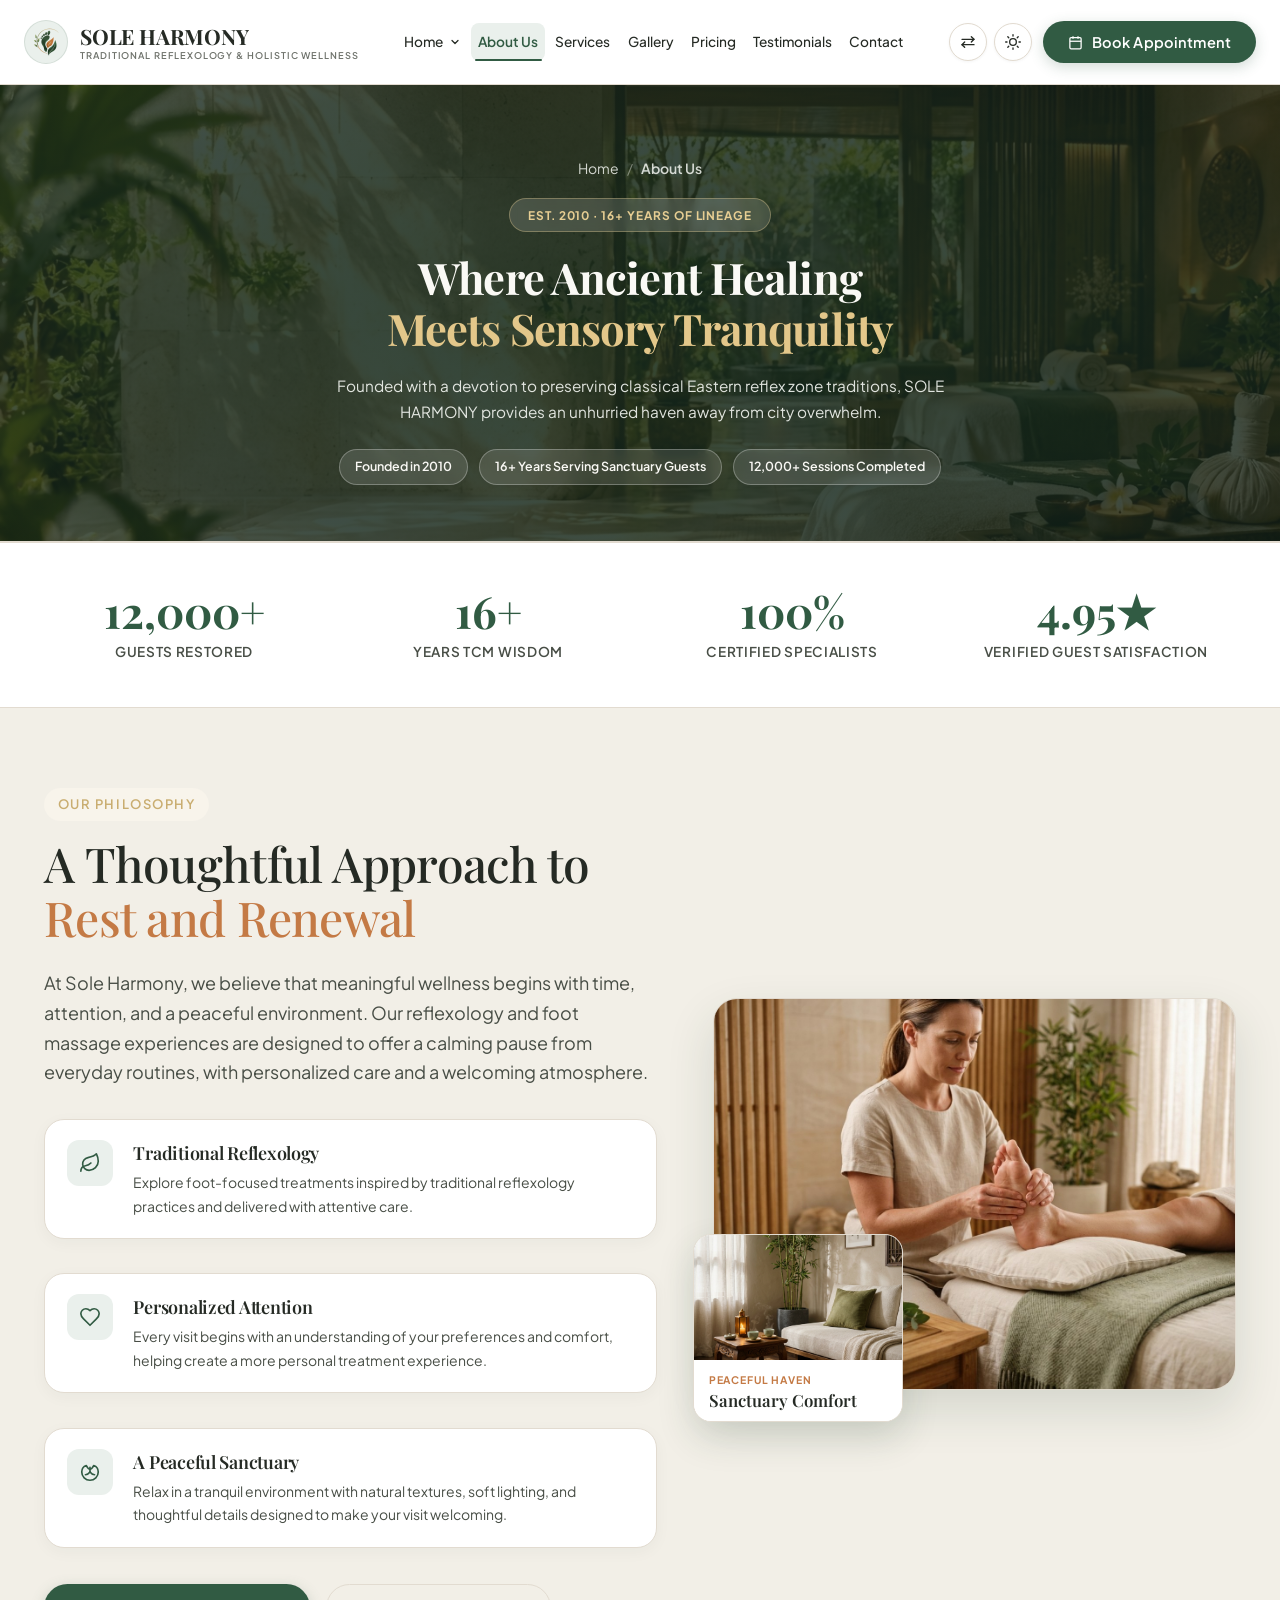
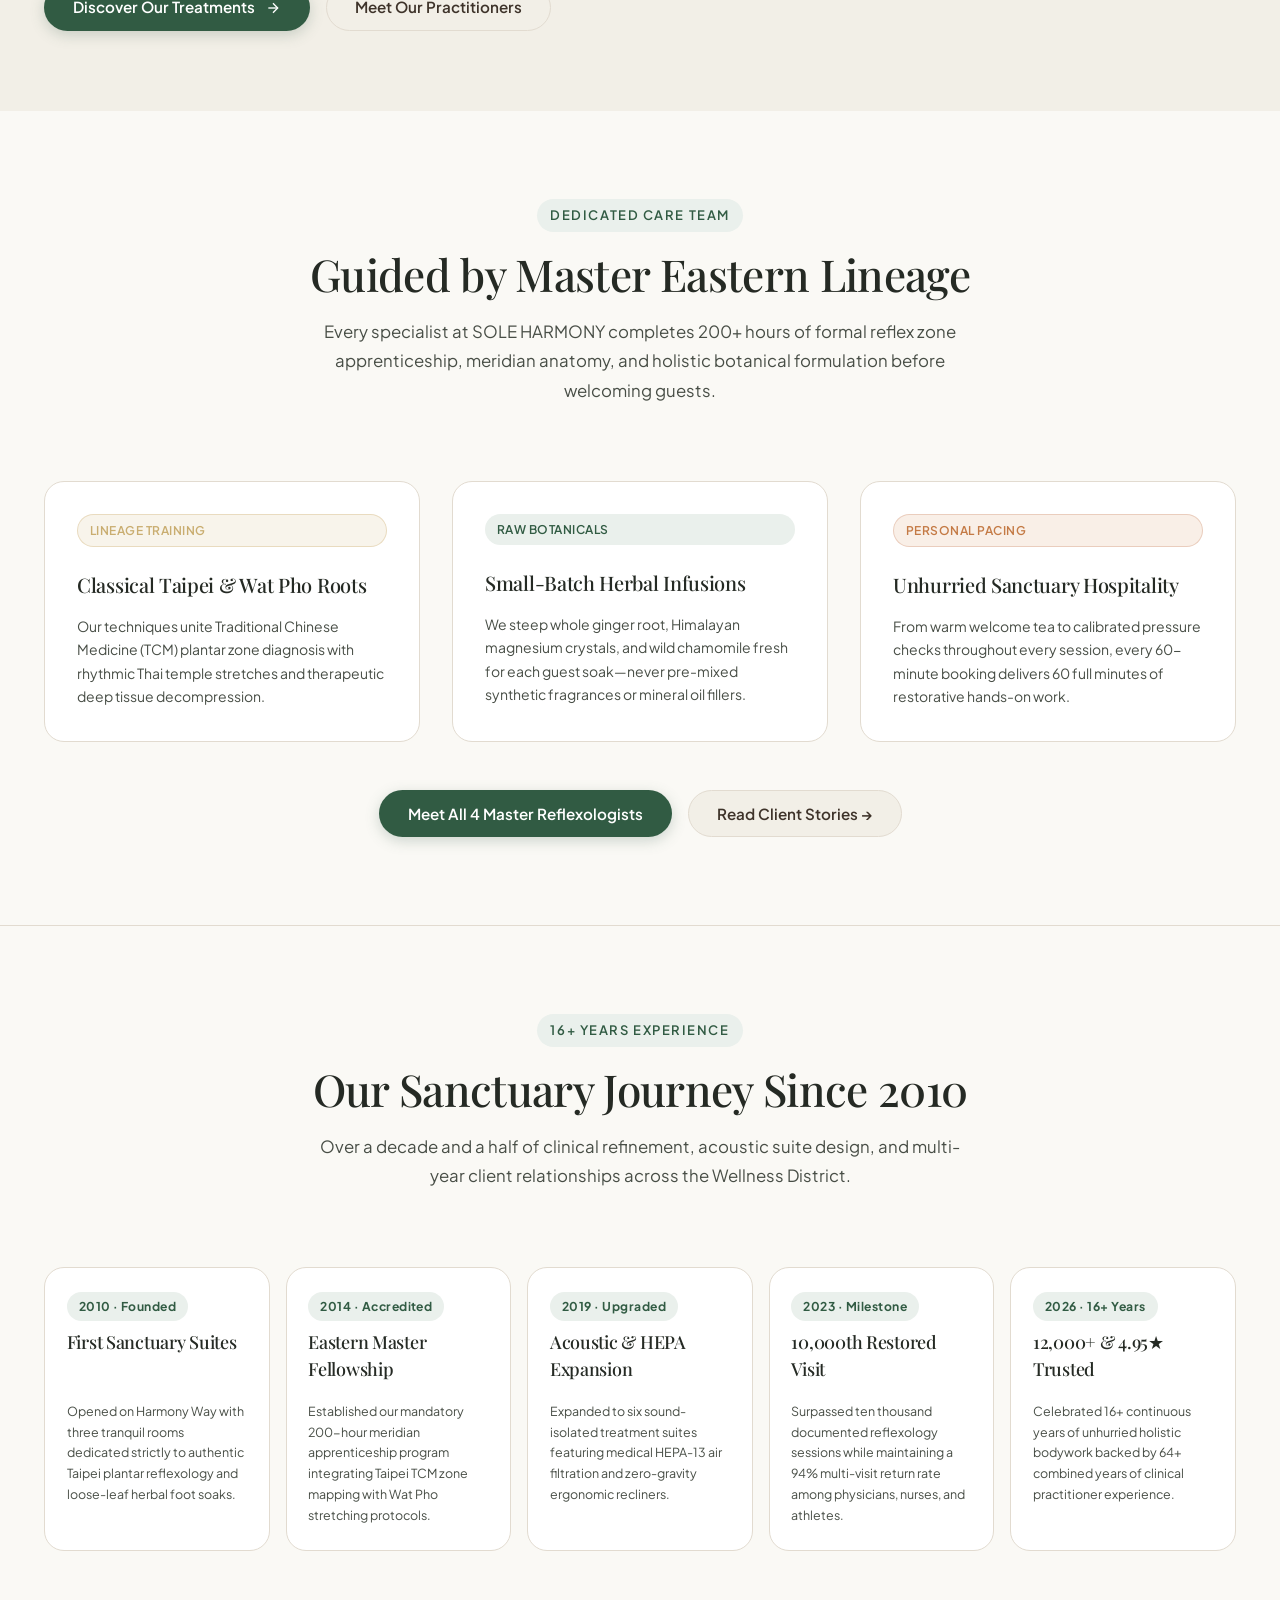
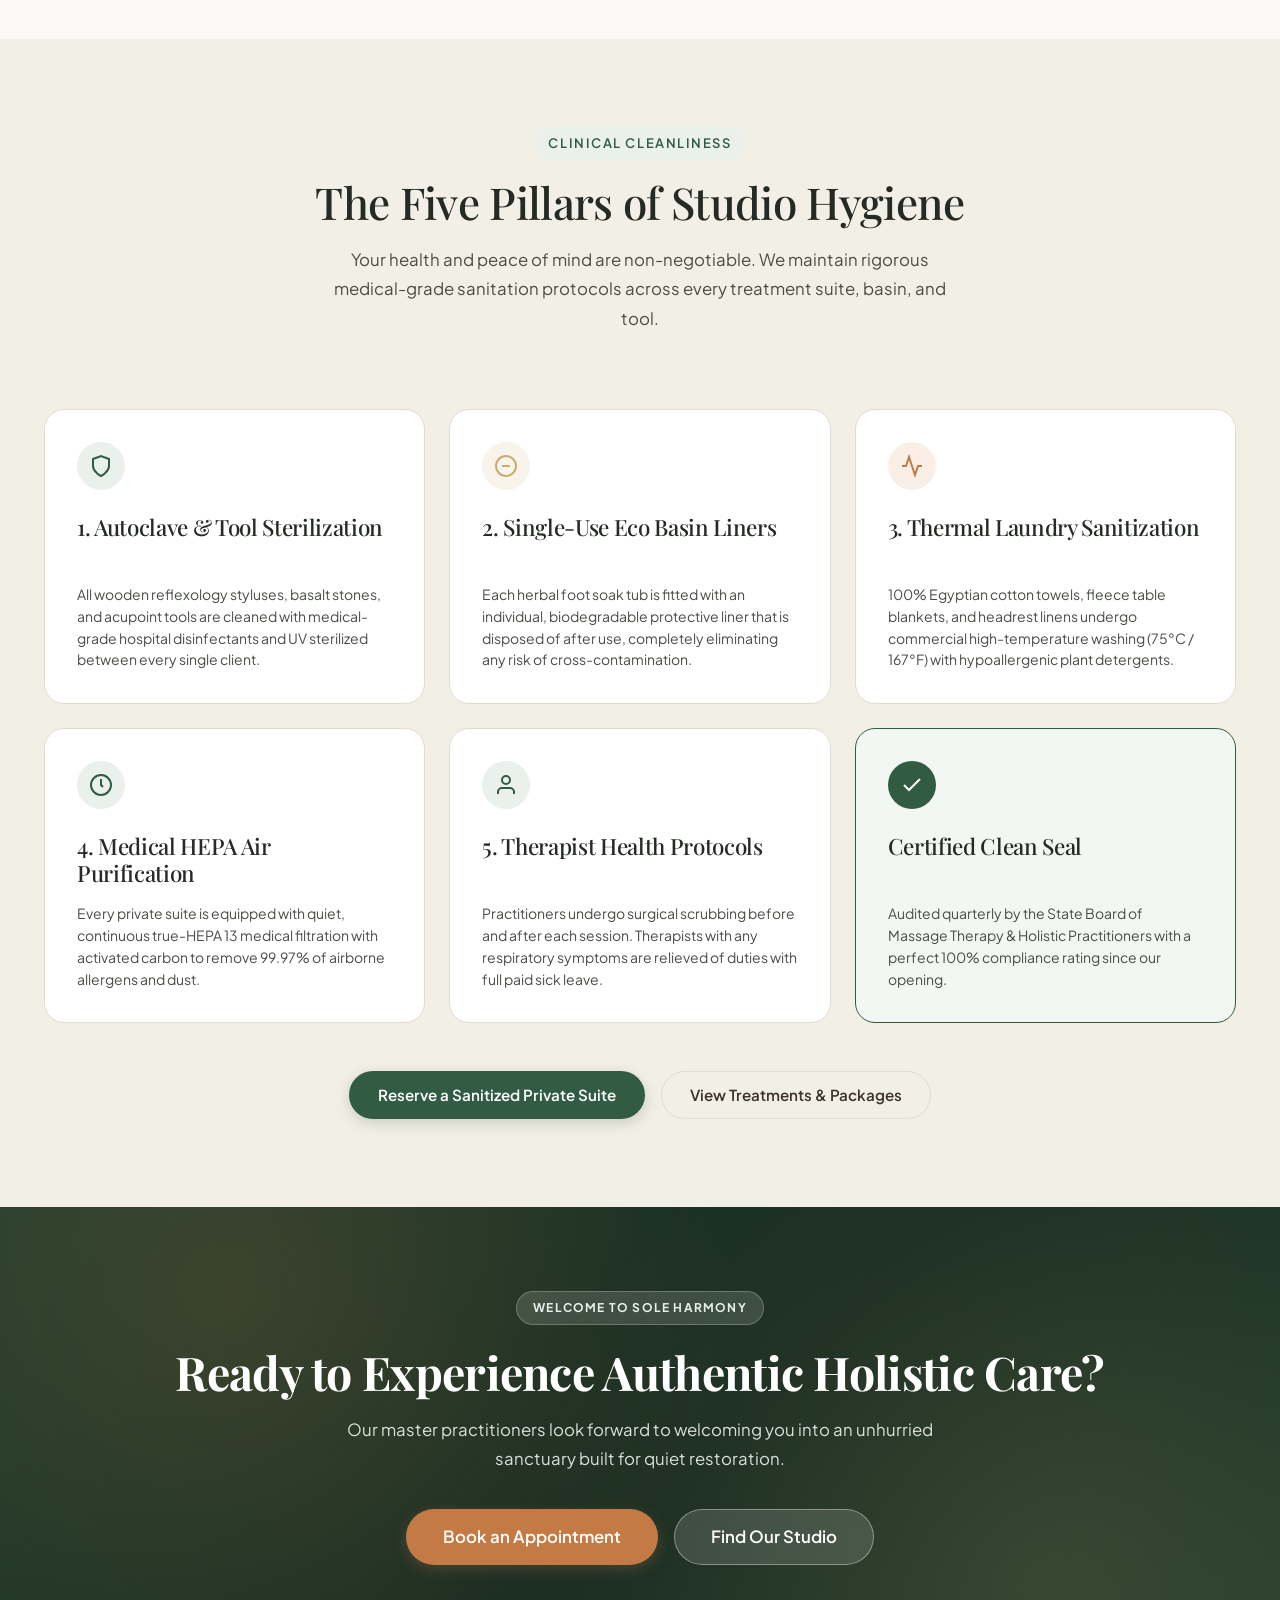
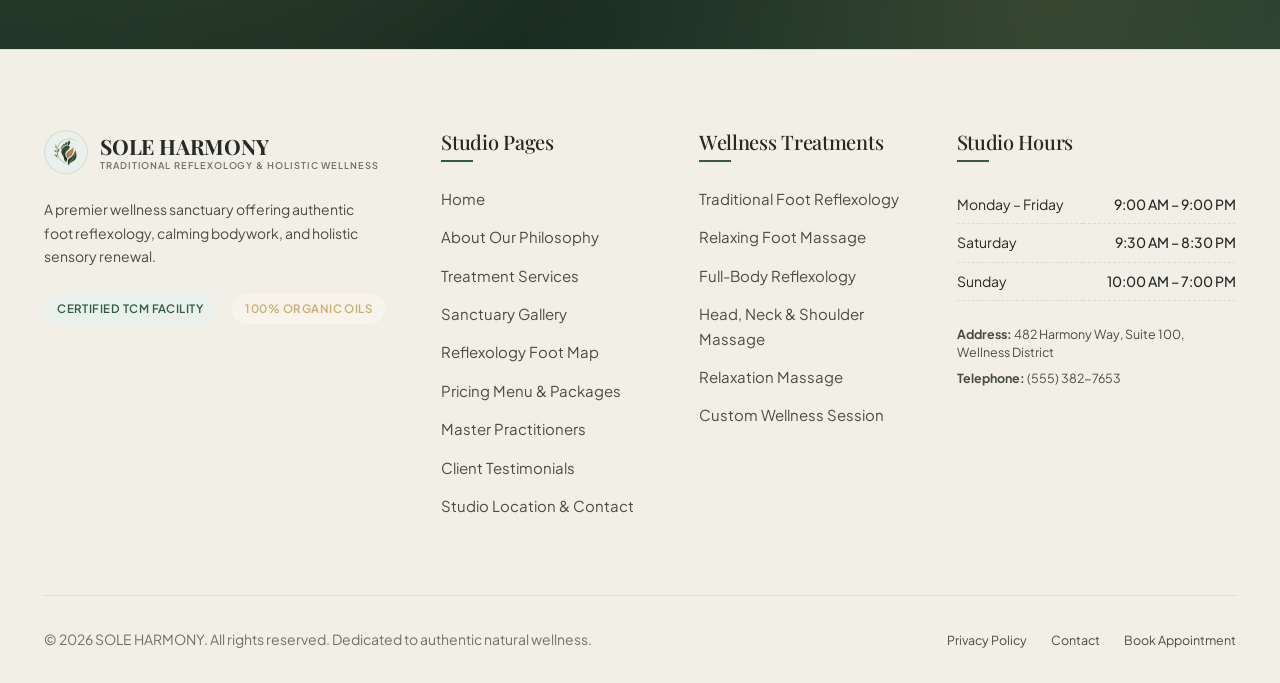
<file: about.html>
<!DOCTYPE html>
<html lang="en" dir="ltr" data-theme="light">
<head>
  <meta charset="UTF-8">
  <meta name="viewport" content="width=device-width, initial-scale=1.0">
  <title>About Our Studio & Philosophy | SOLE HARMONY Reflexology</title>
  <meta name="description" content="Discover the story, ancient TCM lineage, hygiene standards, and holistic wellness philosophy behind SOLE HARMONY Studio.">

    <!-- Favicon & Application Icons -->
  <link rel="icon" href="favicon.ico" sizes="any">
  <link rel="icon" type="image/png" sizes="16x16" href="favicon-16x16.png">
  <link rel="icon" type="image/png" sizes="32x32" href="favicon-32x32.png">
  <link rel="apple-touch-icon" sizes="180x180" href="apple-touch-icon.png">
  <link rel="manifest" href="site.webmanifest">
  <meta name="theme-color" content="#203D2C">

  <!-- Stylesheets -->
  <link rel="stylesheet" href="css/bootstrap.min.css">
  <link rel="stylesheet" href="css/tailwind.css">
  <link rel="stylesheet" href="css/variables.css">
  <link rel="stylesheet" href="css/global.css">
  <link rel="stylesheet" href="css/typography.css">
  <link rel="stylesheet" href="css/components.css">
  <link rel="stylesheet" href="css/header-footer.css">
  <link rel="stylesheet" href="css/responsive.css">
  <link rel="stylesheet" href="css/themes.css">
  <link rel="stylesheet" href="css/rtl.css">
</head>
<body>

  <a href="#main-content" class="skip-link">Skip to main content</a>


  <!-- Header -->
  <header class="site-header">
    <div class="container-custom header-inner">
            <!-- Logo -->
      <a href="index.html" class="site-logo" aria-label="Sole Harmony — Reflexology &amp; Foot Wellness">
        <div class="logo-icon">
          <img src="assets/icons/sole-harmony-symbol.png" alt="Sole Harmony — Reflexology &amp; Foot Wellness" class="logo-symbol-light">
          <img src="assets/icons/sole-harmony-symbol-dark.png" alt="Sole Harmony — Reflexology &amp; Foot Wellness" class="logo-symbol-dark">
        </div>
        <div class="logo-text-wrap">
          <span class="logo-title" data-config="brandName">SOLE HARMONY</span>
          <span class="logo-subtitle" data-config="brandSubtitle">Traditional Reflexology &amp; Holistic Wellness</span>
        </div>
      </a>

      <nav class="nav-menu-desktop" aria-label="Main Navigation">
        <div class="nav-dropdown home-nav-dropdown">
          <a href="index.html" class="nav-link-custom" data-i18n="nav_home" aria-haspopup="true" aria-expanded="false">
            <span>Home</span>
            <svg class="nav-chevron" width="12" height="12" viewBox="0 0 24 24" fill="none" stroke="currentColor" stroke-width="2.5" stroke-linecap="round" stroke-linejoin="round"><polyline points="6 9 12 15 18 9"></polyline></svg>
          </a>
          <div class="home-dropdown-menu" role="menu">
            <a href="index.html" class="home-menu-card" role="menuitem">
              <div class="home-menu-icon" aria-hidden="true">
                <svg width="22" height="22" viewBox="0 0 24 24" fill="none" stroke="currentColor" stroke-width="2" stroke-linecap="round" stroke-linejoin="round">
                  <path d="M11 20A7 7 0 0 1 9.8 6.1C15.5 5 17 4.48 19 2c1 2 2 4.18 2 8 0 5.5-4.78 10-10 10Z"></path>
                  <path d="M2 21c0-3 1.85-5.36 5.08-6C9.5 14.52 12 13 13 12"></path>
                </svg>
              </div>
              <div class="home-menu-info">
                <span class="home-menu-title" data-i18n="nav_home_1">Home 1 — Serenity</span>
                <span class="home-menu-desc" data-i18n="nav_home_1_desc">A calming, traditional reflexology experience</span>
              </div>
            </a>
            <a href="home-2.html" class="home-menu-card" role="menuitem">
              <div class="home-menu-icon" aria-hidden="true">
                <svg width="22" height="22" viewBox="0 0 24 24" fill="none" stroke="currentColor" stroke-width="2" stroke-linecap="round" stroke-linejoin="round">
                  <path d="M4 16v-2.38C4 11.5 7 11 9 11s5 .5 5 2.62V16c0 1.66-1.34 3-3 3H7c-1.66 0-3-1.34-3-3Z"></path>
                  <path d="M20 20v-1.5c0-1.5-2-2-3.5-2s-3.5.5-3.5 2V20c0 1.1.9 2 2 2h3c1.1 0 2-.9 2-2Z"></path>
                  <circle cx="6" cy="7" r="1.5"></circle>
                  <circle cx="10" cy="5.5" r="1.5"></circle>
                  <circle cx="14" cy="6.5" r="1.5"></circle>
                </svg>
              </div>
              <div class="home-menu-info">
                <span class="home-menu-title" data-i18n="nav_home_2">Home 2 — Wellness</span>
                <span class="home-menu-desc" data-i18n="nav_home_2_desc">Discover treatments, benefits, and personalized care</span>
              </div>
            </a>
          </div>
        </div>

        <a href="about.html" class="nav-link-custom active">About Us</a>
        <a href="services.html" class="nav-link-custom">Services</a>
        <a href="gallery.html" class="nav-link-custom" data-i18n="nav_gallery">Gallery</a>
        <a href="pricing.html" class="nav-link-custom">Pricing</a>
        <a href="testimonials.html" class="nav-link-custom" data-i18n="nav_testimonials">Testimonials</a>
        <a href="contact.html" class="nav-link-custom">Contact</a>
      </nav>

      <div class="header-actions">

        <!-- Mode & Direction Controls (Compact Pill-Shaped Toggle Buttons) -->
        <div class="header-mode-controls">
          <button type="button" class="btn-header-icon btn-dir-toggle" title="Switch Layout Direction" aria-label="Switch Layout Direction">
            <svg class="icon-dir-svg" width="16" height="16" viewBox="0 0 24 24" fill="none" stroke="currentColor" stroke-width="2" stroke-linecap="round" stroke-linejoin="round">
              <path d="M17 4l4 4-4 4"></path>
              <path d="M21 8H3"></path>
              <path d="M7 20l-4-4 4-4"></path>
              <path d="M3 16h18"></path>
            </svg>
          </button>
          <button type="button" class="btn-header-icon btn-theme-toggle" title="Toggle Dark Mode" aria-label="Toggle Dark Mode">
            <svg class="icon-sun-svg" width="16" height="16" viewBox="0 0 24 24" fill="none" stroke="currentColor" stroke-width="2" stroke-linecap="round" stroke-linejoin="round">
              <circle cx="12" cy="12" r="5"></circle>
              <line x1="12" y1="1" x2="12" y2="3"></line>
              <line x1="12" y1="21" x2="12" y2="23"></line>
              <line x1="4.22" y1="4.22" x2="5.64" y2="5.64"></line>
              <line x1="18.36" y1="18.36" x2="19.78" y2="19.78"></line>
              <line x1="1" y1="12" x2="3" y2="12"></line>
              <line x1="21" y1="12" x2="23" y2="12"></line>
              <line x1="4.22" y1="19.78" x2="5.64" y2="18.36"></line>
              <line x1="18.36" y1="5.64" x2="19.78" y2="4.22"></line>
            </svg>
            <svg class="icon-moon-svg" width="16" height="16" viewBox="0 0 24 24" fill="none" stroke="currentColor" stroke-width="2" stroke-linecap="round" stroke-linejoin="round">
              <path d="M21 12.79A9 9 0 1 1 11.21 3 7 7 0 0 0 21 12.79z"></path>
            </svg>
          </button>
        </div>

        <a href="booking.html" class="btn-wellness btn-primary-custom btn-sm header-book-btn">
          <svg width="15" height="15" viewBox="0 0 24 24" fill="none" stroke="currentColor" stroke-width="2"><rect x="3" y="4" width="18" height="18" rx="2" ry="2"></rect><line x1="16" y1="2" x2="16" y2="6"></line><line x1="8" y1="2" x2="8" y2="6"></line><line x1="3" y1="10" x2="21" y2="10"></line></svg>
          <span class="header-book-text" data-i18n="nav_book">Book Appointment</span>
        </a>

        <button type="button" class="mobile-nav-toggle" aria-label="Open mobile menu">
          <svg width="22" height="22" viewBox="0 0 24 24" fill="none" stroke="currentColor" stroke-width="2"><line x1="3" y1="12" x2="21" y2="12"></line><line x1="3" y1="6" x2="21" y2="6"></line><line x1="3" y1="18" x2="21" y2="18"></line></svg>
        </button>
      </div>
    </div>
  </header>

  <!-- Mobile Drawer -->
  <div class="mobile-drawer-backdrop" id="mobile-drawer-backdrop">
    <div class="mobile-drawer">
      <div class="mobile-drawer-header">
                <div class="flex items-center gap-2">
          <div class="logo-icon w-8 h-8">
            <img src="assets/icons/sole-harmony-symbol.png" alt="Sole Harmony" class="logo-symbol-light">
            <img src="assets/icons/sole-harmony-symbol-dark.png" alt="Sole Harmony" class="logo-symbol-dark">
          </div>
          <span class="font-heading font-bold text-main" style="font-size: 1.15rem;" data-config="brandName">SOLE HARMONY</span>
        </div>
        <button type="button" class="mobile-drawer-close" aria-label="Close menu" style="background:none; border:none; font-size:1.75rem; cursor:pointer; color:var(--text-main);">&times;</button>
      </div>

      <div class="mobile-nav-links mb-6">
        <div class="mobile-nav-heading">Home Variations</div>
        <a href="index.html" class="mobile-home-card">
          <div class="mobile-home-icon">
            <svg width="18" height="18" viewBox="0 0 24 24" fill="none" stroke="currentColor" stroke-width="2" stroke-linecap="round" stroke-linejoin="round">
              <path d="M11 20A7 7 0 0 1 9.8 6.1C15.5 5 17 4.48 19 2c1 2 2 4.18 2 8 0 5.5-4.78 10-10 10Z"></path>
              <path d="M2 21c0-3 1.85-5.36 5.08-6C9.5 14.52 12 13 13 12"></path>
            </svg>
          </div>
          <div class="mobile-home-info">
            <span class="mobile-home-title" data-i18n="nav_home_1">Home 1 — Serenity</span>
            <span class="mobile-home-desc" data-i18n="nav_home_1_desc">A calming, traditional reflexology experience</span>
          </div>
        </a>
        <a href="home-2.html" class="mobile-home-card">
          <div class="mobile-home-icon">
            <svg width="18" height="18" viewBox="0 0 24 24" fill="none" stroke="currentColor" stroke-width="2" stroke-linecap="round" stroke-linejoin="round">
              <path d="M4 16v-2.38C4 11.5 7 11 9 11s5 .5 5 2.62V16c0 1.66-1.34 3-3 3H7c-1.66 0-3-1.34-3-3Z"></path>
              <path d="M20 20v-1.5c0-1.5-2-2-3.5-2s-3.5.5-3.5 2V20c0 1.1.9 2 2 2h3c1.1 0 2-.9 2-2Z"></path>
              <circle cx="6" cy="7" r="1.5"></circle>
              <circle cx="10" cy="5.5" r="1.5"></circle>
              <circle cx="14" cy="6.5" r="1.5"></circle>
            </svg>
          </div>
          <div class="mobile-home-info">
            <span class="mobile-home-title" data-i18n="nav_home_2">Home 2 — Wellness</span>
            <span class="mobile-home-desc" data-i18n="nav_home_2_desc">Discover treatments, benefits, and personalized care</span>
          </div>
        </a>
        <div class="mobile-nav-divider"></div>
        <a href="about.html" class="mobile-nav-item active">About Studio</a>
        <a href="services.html" class="mobile-nav-item">Services & Rituals</a>
        <a href="gallery.html" class="mobile-nav-item">Sanctuary Gallery</a>
        <a href="pricing.html" class="mobile-nav-item">Pricing & Packages</a>
        <a href="testimonials.html" class="mobile-nav-item" data-i18n="nav_testimonials">Testimonials &amp; Reviews</a>
        <a href="contact.html" class="mobile-nav-item">Contact & Location</a>
      </div>

      <!-- Mobile Theme & Direction Switcher -->
      <div class="mobile-theme-dir-section">
        <span class="dropdown-header-custom" style="padding-left:0; padding-right:0;">Appearance</span>
        <div class="grid grid-cols-2 gap-2 mb-3">
          <button type="button" class="mobile-theme-dir-btn theme-select-btn" data-theme="light">
            <span>☀️ Light</span>
            <span class="check-indicator">✓</span>
          </button>
          <button type="button" class="mobile-theme-dir-btn theme-select-btn" data-theme="dark">
            <span>🌙 Dark</span>
            <span class="check-indicator">✓</span>
          </button>
        </div>
        <span class="dropdown-header-custom" style="padding-left:0; padding-right:0;">Layout Direction</span>
        <div class="grid grid-cols-2 gap-2 mb-3">
          <button type="button" class="mobile-theme-dir-btn dir-select-btn" data-dir="ltr">
            <span>↔️ LTR</span>
            <span class="check-indicator">✓</span>
          </button>
          <button type="button" class="mobile-theme-dir-btn dir-select-btn" data-dir="rtl">
            <span>🔁 RTL</span>
            <span class="check-indicator">✓</span>
          </button>
        </div>
      </div>

      <div class="mt-auto pt-4 border-t" style="border-color: var(--border-color);">
        <a href="booking.html" class="btn-wellness btn-primary-custom w-full">
          Book Appointment
        </a>
      </div>
    </div>
  </div>

  <main id="main-content">
    <!-- Page Header Banner -->
    <section class="page-header-banner page-header-about">
      <div class="container-custom">
        <div class="about-hero-grid">
          <div class="about-hero-content">
            <nav class="breadcrumb-wellness" aria-label="Breadcrumb">
              <a href="index.html" data-i18n="breadcrumb_home">Home</a>
              <span class="breadcrumb-separator">/</span>
              <span class="text-main font-semibold" data-i18n="breadcrumb_about">About Us</span>
            </nav>
            <span class="about-hero-badge" data-i18n="about_hero_eyebrow">EST. 2010 · 16+ YEARS OF LINEAGE</span>
            <h1 class="about-hero-heading">
              <span class="about-hero-title-lead" data-i18n="about_hero_title_lead">Where Ancient Healing</span>
              <span class="about-hero-title-accent" data-i18n="about_hero_title_accent">Meets Sensory Tranquility</span>
            </h1>
            <p class="about-hero-desc" data-i18n="about_hero_desc">
              Founded with a devotion to preserving classical Eastern reflex zone traditions, SOLE HARMONY provides an unhurried haven away from city overwhelm.
            </p>
            <div class="hero-context-chips">
              <span class="hero-context-chip">Founded in 2010</span>
              <span class="hero-context-chip">16+ Years Serving Sanctuary Guests</span>
              <span class="hero-context-chip">12,000+ Sessions Completed</span>
            </div>
            <!-- Mobile focal visual -->
            <div class="about-hero-mobile-visual" aria-hidden="true">
              <img src="assets/images/hero/about-hero-mobile.jpg" alt="Zen spa sanctuary at Sole Harmony" class="about-hero-mobile-img" loading="lazy">
            </div>
          </div>
          <div class="about-hero-visual-col" aria-hidden="true"></div>
        </div>
      </div>
    </section>

        <!-- Studio Statistics & Milestones Strip -->
    <section class="about-stats-strip">
      <div class="container-custom">
        <div class="about-stats-grid">
          <div class="about-stat-item">
            <span class="about-stat-number" data-i18n="stat_guests_num">12,000+</span>
            <span class="about-stat-label" data-i18n="stat_guests_label">Guests Restored</span>
          </div>
          <div class="about-stat-item">
            <span class="about-stat-number" data-i18n="stat_years_num">16+</span>
            <span class="about-stat-label" data-i18n="stat_years_label">Years TCM Wisdom</span>
          </div>
          <div class="about-stat-item">
            <span class="about-stat-number" data-i18n="stat_specialists_num">100%</span>
            <span class="about-stat-label" data-i18n="stat_specialists_label">Certified Specialists</span>
          </div>
          <div class="about-stat-item">
            <span class="about-stat-number" data-i18n="stat_hygiene_num">4.95★</span>
            <span class="about-stat-label" data-i18n="stat_hygiene_label">Verified Guest Satisfaction</span>
          </div>
        </div>
      </div>
    </section>

    <!-- The Sole Harmony Philosophy Section -->
    <section class="section-py bg-sand-light about-philosophy-section" id="studio-philosophy">
      <div class="container-custom">
        <div class="about-philosophy-grid">
          <!-- Left Column: Content -->
          <div class="about-philosophy-content">
            <span class="section-tag section-tag-gold" data-i18n="philosophy_eyebrow">OUR PHILOSOPHY</span>
            <h2 class="section-title text-3xl md:text-4xl lg:text-5xl font-heading mb-4">
              <span data-i18n="philosophy_heading_1">A Thoughtful Approach to</span><br>
              <span class="text-terracotta" style="color: var(--color-terracotta);" data-i18n="philosophy_heading_2">Rest and Renewal</span>
            </h2>
            <p class="text-secondary text-base lg:text-lg mb-8 leading-relaxed" data-i18n="philosophy_desc">
              At Sole Harmony, we believe that meaningful wellness begins with time, attention, and a peaceful environment. Our reflexology and foot massage experiences are designed to offer a calming pause from everyday routines, with personalized care and a welcoming atmosphere.
            </p>

            <!-- Three Feature Points -->
            <div class="about-philosophy-features space-y-4 mb-8">
              <!-- Feature 1: Traditional Reflexology -->
              <div class="about-feature-card">
                <div class="feature-icon-wrapper" aria-hidden="true">
                  <svg width="22" height="22" viewBox="0 0 24 24" fill="none" stroke="currentColor" stroke-width="1.8" stroke-linecap="round" stroke-linejoin="round">
                    <path d="M11 20A7 7 0 0 1 9.8 6.1C15.5 5 17 4.48 19 2c1 2 2 4.18 2 8 0 5.5-4.78 10-10 10Z"/>
                    <path d="M2 21c0-3 1.85-5.36 5.08-6C9.5 14.52 12 13 13 12"/>
                  </svg>
                </div>
                <div>
                  <h3 class="font-heading text-main text-lg font-semibold mb-1" data-i18n="phil_feat_1_title">Traditional Reflexology</h3>
                  <p class="text-secondary text-sm leading-relaxed mb-0" data-i18n="phil_feat_1_desc">
                    Explore foot-focused treatments inspired by traditional reflexology practices and delivered with attentive care.
                  </p>
                </div>
              </div>

              <!-- Feature 2: Personalized Attention -->
              <div class="about-feature-card">
                <div class="feature-icon-wrapper" aria-hidden="true">
                  <svg width="22" height="22" viewBox="0 0 24 24" fill="none" stroke="currentColor" stroke-width="1.8" stroke-linecap="round" stroke-linejoin="round">
                    <path d="M19 14c1.49-1.46 3-3.21 3-5.5A5.5 5.5 0 0 0 16.5 3c-1.76 0-3 .5-4.5 2-1.5-1.5-2.74-2-4.5-2A5.5 5.5 0 0 0 2 8.5c0 2.3 1.5 4.05 3 5.5l7 7Z"/>
                  </svg>
                </div>
                <div>
                  <h3 class="font-heading text-main text-lg font-semibold mb-1" data-i18n="phil_feat_2_title">Personalized Attention</h3>
                  <p class="text-secondary text-sm leading-relaxed mb-0" data-i18n="phil_feat_2_desc">
                    Every visit begins with an understanding of your preferences and comfort, helping create a more personal treatment experience.
                  </p>
                </div>
              </div>

              <!-- Feature 3: A Peaceful Sanctuary -->
              <div class="about-feature-card">
                <div class="feature-icon-wrapper" aria-hidden="true">
                  <svg width="22" height="22" viewBox="0 0 24 24" fill="none" stroke="currentColor" stroke-width="1.8" stroke-linecap="round" stroke-linejoin="round">
                    <path d="M12 21a9 9 0 0 0 9-9c0-3.5-2-6-5-7-1 2-2 4-4 4s-3-2-4-4c-3 1-5 3.5-5 7a9 9 0 0 0 9 9Z"/>
                    <path d="M12 12c-1.5 2-3 3-5 3"/>
                    <path d="M12 12c1.5 2 3 3 5 3"/>
                    <path d="M12 7v5"/>
                  </svg>
                </div>
                <div>
                  <h3 class="font-heading text-main text-lg font-semibold mb-1" data-i18n="phil_feat_3_title">A Peaceful Sanctuary</h3>
                  <p class="text-secondary text-sm leading-relaxed mb-0" data-i18n="phil_feat_3_desc">
                    Relax in a tranquil setting with natural textures, soft lighting, and thoughtful details designed to make your visit welcoming.
                  </p>
                </div>
              </div>
            </div>

            <!-- CTA Buttons -->
            <div class="cta-row-start">
              <a href="services.html" class="btn-wellness btn-primary-custom">
                <span data-i18n="btn_discover_treatments">Discover Our Treatments</span>
                <svg width="16" height="16" viewBox="0 0 24 24" fill="none" stroke="currentColor" stroke-width="2"><line x1="5" y1="12" x2="19" y2="12"></line><polyline points="12 5 19 12 12 19"></polyline></svg>
              </a>
              <a href="therapists.html" class="btn-wellness btn-secondary-custom">
                Meet Our Practitioners
              </a>
            </div>
          </div>

          <!-- Right Column: Photography -->
          <div class="about-philosophy-visual">
            <div class="about-visual-composition">
              <!-- Main Photograph -->
              <div class="about-main-image-wrap">
                <img src="assets/images/about/about-reflexology-philosophy.jpg" alt="Skilled therapist performing attentive foot reflexology at Sole Harmony" class="about-main-img" loading="lazy">
              </div>
              <!-- Floating Supporting Suite Badge Card -->
              <div class="about-floating-badge-card">
                <img src="assets/images/about/about-sanctuary-inset.jpg" alt="Warm botanical tea lounge, organic linen daybed, and bamboo sanctuary corner" class="about-inset-img" loading="lazy">
                <div class="about-inset-caption">
                  <span class="about-caption-tag">PEACEFUL HAVEN</span>
                  <strong class="about-caption-title">Sanctuary Comfort</strong>
                </div>
              </div>
            </div>
          </div>
        </div>
      </div>
    </section>

    <!-- Master Lineage & Craftsmanship Section -->
    <section class="section-py bg-cream">
      <div class="container-custom">
        <div class="section-header-center">
          <span class="section-tag">Dedicated Care Team</span>
          <h2 class="section-title">Guided by Master Eastern Lineage</h2>
          <p class="section-desc">
            Every specialist at SOLE HARMONY completes 200+ hours of formal reflex zone apprenticeship, meridian anatomy, and holistic botanical formulation before welcoming guests.
          </p>
        </div>

        <div class="grid grid-cols-1 md:grid-cols-3 gap-8">
          <div class="card-wellness p-8">
            <span class="badge-wellness badge-signature mb-4">Lineage Training</span>
            <h3 class="font-heading text-xl mb-3 text-main">Classical Taipei &amp; Wat Pho Roots</h3>
            <p class="text-secondary text-sm leading-relaxed mb-0">
              Our techniques unite Traditional Chinese Medicine (TCM) plantar zone diagnosis with rhythmic Thai temple stretches and therapeutic deep tissue decompression.
            </p>
          </div>
          <div class="card-wellness p-8">
            <span class="badge-wellness mb-4">Raw Botanicals</span>
            <h3 class="font-heading text-xl mb-3 text-main">Small-Batch Herbal Infusions</h3>
            <p class="text-secondary text-sm leading-relaxed mb-0">
              We steep whole ginger root, Himalayan magnesium crystals, and wild chamomile fresh for each guest soak—never pre-mixed synthetic fragrances or mineral oil fillers.
            </p>
          </div>
          <div class="card-wellness p-8">
            <span class="badge-wellness badge-popular mb-4">Personal Pacing</span>
            <h3 class="font-heading text-xl mb-3 text-main">Unhurried Sanctuary Hospitality</h3>
            <p class="text-secondary text-sm leading-relaxed mb-0">
              From warm welcome tea to calibrated pressure checks throughout every session, every 60-minute booking delivers 60 full minutes of restorative hands-on work.
            </p>
          </div>
        </div>

        <div class="cta-row-center">
          <a href="therapists.html" class="btn-wellness btn-primary-custom">
            Meet All 4 Master Reflexologists
          </a>
          <a href="testimonials.html" class="btn-wellness btn-secondary-custom">
            Read Client Stories →
          </a>
        </div>
      </div>
    </section>

    <!-- 16-Year Studio Experience & Milestones Timeline -->
    <section class="section-py bg-cream border-t" style="border-color: var(--border-color);">
      <div class="container-custom">
        <div class="section-header-center">
          <span class="section-tag">16+ Years Experience</span>
          <h2 class="section-title">Our Sanctuary Journey Since 2010</h2>
          <p class="section-desc">
            Over a decade and a half of clinical refinement, acoustic suite design, and multi-year client relationships across the Wellness District.
          </p>
        </div>

        <div class="heritage-timeline">
          <div class="heritage-milestone">
            <span class="heritage-year-pill">2010 · Founded</span>
            <h3 class="font-heading text-lg text-main mb-1">First Sanctuary Suites</h3>
            <p class="text-secondary text-xs leading-relaxed mb-0">
              Opened on Harmony Way with three tranquil rooms dedicated strictly to authentic Taipei plantar reflexology and loose-leaf herbal foot soaks.
            </p>
          </div>
          <div class="heritage-milestone">
            <span class="heritage-year-pill">2014 · Accredited</span>
            <h3 class="font-heading text-lg text-main mb-1">Eastern Master Fellowship</h3>
            <p class="text-secondary text-xs leading-relaxed mb-0">
              Established our mandatory 200-hour meridian apprenticeship program integrating Taipei TCM zone mapping with Wat Pho stretching protocols.
            </p>
          </div>
          <div class="heritage-milestone">
            <span class="heritage-year-pill">2019 · Upgraded</span>
            <h3 class="font-heading text-lg text-main mb-1">Acoustic &amp; HEPA Expansion</h3>
            <p class="text-secondary text-xs leading-relaxed mb-0">
              Expanded to six sound-isolated treatment suites featuring medical HEPA-13 air filtration and zero-gravity ergonomic recliners.
            </p>
          </div>
          <div class="heritage-milestone">
            <span class="heritage-year-pill">2023 · Milestone</span>
            <h3 class="font-heading text-lg text-main mb-1">10,000th Restored Visit</h3>
            <p class="text-secondary text-xs leading-relaxed mb-0">
              Surpassed ten thousand documented reflexology sessions while maintaining a 94% multi-visit return rate among physicians, nurses, and athletes.
            </p>
          </div>
          <div class="heritage-milestone">
            <span class="heritage-year-pill">2026 · 16+ Years</span>
            <h3 class="font-heading text-lg text-main mb-1">12,000+ &amp; 4.95★ Trusted</h3>
            <p class="text-secondary text-xs leading-relaxed mb-0">
              Celebrated 16+ continuous years of unhurried holistic bodywork backed by 64+ combined years of clinical practitioner experience.
            </p>
          </div>
        </div>
      </div>
    </section>

    <!-- Hygiene & Sanitation Standards (Hospital Grade) -->
    <section class="section-py bg-sand-light">
      <div class="container-custom">
        <div class="section-header-center">
          <span class="section-tag">Clinical Cleanliness</span>
          <h2 class="section-title">The Five Pillars of Studio Hygiene</h2>
          <p class="section-desc">
            Your health and peace of mind are non-negotiable. We maintain rigorous medical-grade sanitation protocols across every treatment suite, basin, and tool.
          </p>
        </div>

        <div class="grid grid-cols-1 md:grid-cols-3 gap-6">
          <div class="card-wellness p-6">
            <div class="w-12 h-12 rounded-xl flex items-center justify-center mb-4" style="background: var(--color-primary-soft); color: var(--color-primary);">
              <svg width="24" height="24" viewBox="0 0 24 24" fill="none" stroke="currentColor" stroke-width="2"><path d="M12 22s8-4 8-10V5l-8-3-8 3v7c0 6 8 10 8 10z"></path></svg>
            </div>
            <h4 class="font-heading mb-2">1. Autoclave & Tool Sterilization</h4>
            <p class="text-secondary text-sm mb-0">
              All wooden reflexology styluses, basalt stones, and acupoint tools are cleaned with medical-grade hospital disinfectants and UV sterilized between every single client.
            </p>
          </div>

          <div class="card-wellness p-6">
            <div class="w-12 h-12 rounded-xl flex items-center justify-center mb-4" style="background: var(--color-gold-soft); color: var(--color-gold);">
              <svg width="24" height="24" viewBox="0 0 24 24" fill="none" stroke="currentColor" stroke-width="2"><circle cx="12" cy="12" r="10"></circle><path d="M8 12h8"></path></svg>
            </div>
            <h4 class="font-heading mb-2">2. Single-Use Eco Basin Liners</h4>
            <p class="text-secondary text-sm mb-0">
              Each herbal foot soak tub is fitted with an individual, biodegradable protective liner that is disposed of after use, completely eliminating any risk of cross-contamination.
            </p>
          </div>

          <div class="card-wellness p-6">
            <div class="w-12 h-12 rounded-xl flex items-center justify-center mb-4" style="background: var(--color-terracotta-soft); color: var(--color-terracotta);">
              <svg width="24" height="24" viewBox="0 0 24 24" fill="none" stroke="currentColor" stroke-width="2"><path d="M22 12h-4l-3 9L9 3l-3 9H2"></path></svg>
            </div>
            <h4 class="font-heading mb-2">3. Thermal Laundry Sanitization</h4>
            <p class="text-secondary text-sm mb-0">
              100% Egyptian cotton towels, fleece table blankets, and headrest linens undergo commercial high-temperature washing (75°C / 167°F) with hypoallergenic plant detergents.
            </p>
          </div>

          <div class="card-wellness p-6">
            <div class="w-12 h-12 rounded-xl flex items-center justify-center mb-4" style="background: var(--bg-surface-accent); color: var(--color-primary);">
              <svg width="24" height="24" viewBox="0 0 24 24" fill="none" stroke="currentColor" stroke-width="2"><circle cx="12" cy="12" r="10"></circle><polyline points="12 6 12 12 14 14"></polyline></svg>
            </div>
            <h4 class="font-heading mb-2">4. Medical HEPA Air Purification</h4>
            <p class="text-secondary text-sm mb-0">
              Every private suite is equipped with quiet, continuous true-HEPA 13 medical filtration with activated carbon to remove 99.97% of airborne allergens and dust.
            </p>
          </div>

          <div class="card-wellness p-6">
            <div class="w-12 h-12 rounded-xl flex items-center justify-center mb-4" style="background: var(--color-primary-soft); color: var(--color-primary);">
              <svg width="24" height="24" viewBox="0 0 24 24" fill="none" stroke="currentColor" stroke-width="2"><path d="M20 21v-2a4 4 0 0 0-4-4H8a4 4 0 0 0-4 4v2"></path><circle cx="12" cy="7" r="4"></circle></svg>
            </div>
            <h4 class="font-heading mb-2">5. Therapist Health Protocols</h4>
            <p class="text-secondary text-sm mb-0">
              Practitioners undergo surgical scrubbing before and after each session. Therapists with any respiratory symptoms are relieved of duties with full paid sick leave.
            </p>
          </div>

          <div class="card-wellness p-6" style="background: var(--color-primary-softest); border: 1.5px solid var(--color-primary);">
            <div class="w-12 h-12 rounded-xl flex items-center justify-center mb-4" style="background: var(--color-primary); color: #ffffff;">
              <svg width="24" height="24" viewBox="0 0 24 24" fill="none" stroke="currentColor" stroke-width="2"><polyline points="20 6 9 17 4 12"></polyline></svg>
            </div>
            <h4 class="font-heading mb-2">Certified Clean Seal</h4>
            <p class="text-secondary text-sm mb-0">
              Audited quarterly by the State Board of Massage Therapy &amp; Holistic Practitioners with a perfect 100% compliance rating since our opening.
            </p>
          </div>
        </div>

        <div class="cta-row-center">
          <a href="booking.html" class="btn-wellness btn-primary-custom">
            Reserve a Sanitized Private Suite
          </a>
          <a href="pricing.html" class="btn-wellness btn-secondary-custom">
            View Treatments &amp; Packages
          </a>
        </div>
      </div>
    </section>

    <!-- CTA Section -->
    <section class="cta-sanctuary-banner">
      <div class="container-custom text-center">
        <span class="cta-sanctuary-badge">Welcome to Sole Harmony</span>
        <h2 class="cta-sanctuary-title">
          Ready to Experience Authentic Holistic Care?
        </h2>
        <p class="cta-sanctuary-desc">
          Our master practitioners look forward to welcoming you into an unhurried sanctuary built for quiet restoration.
        </p>
        <div class="cta-sanctuary-actions">
          <a href="booking.html" class="btn-wellness btn-terracotta btn-lg">Book an Appointment</a>
          <a href="contact.html" class="btn-wellness cta-banner-secondary-btn btn-lg">Find Our Studio</a>
        </div>
      </div>
    </section>
  </main>

    <!-- Site Footer -->
  <footer class="site-footer">
    <div class="container-custom">
      <div class="footer-top">
        <!-- Col 1: Studio Identity -->
        <div>
          <a href="index.html" class="footer-logo site-logo flex items-center gap-3 mb-4" aria-label="Sole Harmony - Return to homepage">
            <div class="logo-icon w-11 h-11">
              <img src="assets/icons/sole-harmony-symbol.png" alt="Sole Harmony - Reflexology &amp; Foot Wellness" class="logo-symbol-light">
              <img src="assets/icons/sole-harmony-symbol-dark.png" alt="Sole Harmony - Reflexology &amp; Foot Wellness" class="logo-symbol-dark">
            </div>
            <div class="logo-text-wrap">
              <span class="font-heading font-bold text-main logo-title" style="font-size: 1.35rem;" data-config="brandName">SOLE HARMONY</span>
              <span class="logo-subtitle" style="font-size: 0.65rem;" data-config="brandSubtitle">Traditional Reflexology &amp; Holistic Wellness</span>
            </div>
          </a>
          <p class="text-secondary text-sm mb-6" style="line-height: 1.7; max-width: 320px;">
            A premier wellness sanctuary offering authentic foot reflexology, calming bodywork, and holistic sensory renewal.
          </p>
          <div class="flex items-center gap-3">
            <span class="badge-wellness" style="background: var(--color-primary-soft);">Certified TCM Facility</span>
            <span class="badge-wellness" style="background: var(--color-gold-soft); color: var(--color-gold);">100% Organic Oils</span>
          </div>
        </div>

        <!-- Col 2: Studio Pages -->
        <div>
          <h4 class="footer-col-title">Studio Pages</h4>
          <ul class="footer-links-list">
            <li><a href="index.html" data-i18n="nav_home">Home</a></li>
            <li><a href="about.html">About Our Philosophy</a></li>
            <li><a href="services.html">Treatment Services</a></li>
            <li><a href="gallery.html">Sanctuary Gallery</a></li>
            <li><a href="benefits.html">Reflexology Foot Map</a></li>
            <li><a href="pricing.html">Pricing Menu &amp; Packages</a></li>
            <li><a href="therapists.html">Master Practitioners</a></li>
            <li><a href="testimonials.html">Client Testimonials</a></li>
            <li><a href="contact.html">Studio Location &amp; Contact</a></li>
          </ul>
        </div>

        <!-- Col 3: Wellness Treatments -->
        <div>
          <h4 class="footer-col-title" data-i18n="footer_treatments">Wellness Treatments</h4>
          <ul class="footer-links-list">
            <li><a href="service-details.html?id=traditional-foot-reflexology" data-i18n="service_1_name">Traditional Foot Reflexology</a></li>
            <li><a href="service-details.html?id=relaxing-foot-massage" data-i18n="service_2_name">Relaxing Foot Massage</a></li>
            <li><a href="service-details.html?id=full-body-reflexology" data-i18n="service_3_name">Full-Body Reflexology</a></li>
            <li><a href="service-details.html?id=head-neck-shoulder-massage" data-i18n="service_4_name">Head, Neck &amp; Shoulder Massage</a></li>
            <li><a href="service-details.html?id=relaxation-massage" data-i18n="service_5_name">Relaxation Massage</a></li>
            <li><a href="service-details.html?id=custom-wellness-session" data-i18n="service_6_name">Custom Wellness Session</a></li>
          </ul>
        </div>

        <!-- Col 4: Studio Hours & Contact -->
        <div>
          <h4 class="footer-col-title">Studio Hours</h4>
          <table class="hours-table mb-4">
            <tbody>
              <tr><td>Monday – Friday</td><td>9:00 AM – 9:00 PM</td></tr>
              <tr><td>Saturday</td><td>9:30 AM – 8:30 PM</td></tr>
              <tr><td>Sunday</td><td>10:00 AM – 7:00 PM</td></tr>
            </tbody>
          </table>
          <p class="text-xs text-secondary mb-2">
            <strong>Address:</strong> <span data-config="addressFull">482 Harmony Way, Suite 100, Wellness District</span>
          </p>
          <p class="text-xs text-secondary mb-0">
            <strong>Telephone:</strong> <span data-config="phone">(555) 382-7653</span>
          </p>
        </div>
      </div>

      <!-- Footer Bottom -->
      <div class="footer-bottom">
        <div>
          © <span class="current-year">2026</span> <span data-config="brandName">SOLE HARMONY</span>. <span data-i18n="footer_rights">All rights reserved. Dedicated to authentic natural wellness.</span>
        </div>
        <div class="flex items-center gap-4 text-xs">
          <a href="about.html" class="text-secondary" data-i18n="footer_privacy">Privacy Policy</a>
          <a href="contact.html" class="text-secondary" data-i18n="nav_contact">Contact</a>
          <a href="booking.html" class="text-secondary" data-i18n="nav_book">Book Appointment</a>
        </div>
      </div>
    </div>
  </footer>

  <!-- Scripts -->
  <script src="js/config.js"></script>
  <script src="js/translations.js"></script>
  <script src="js/notifications.js"></script>
  <script src="js/theme.js"></script>
  <script src="js/language.js"></script>
  <script src="js/navigation.js"></script>
  <script src="js/validation.js"></script>
  <script src="js/main.js"></script>
</body>
</html>
</file>
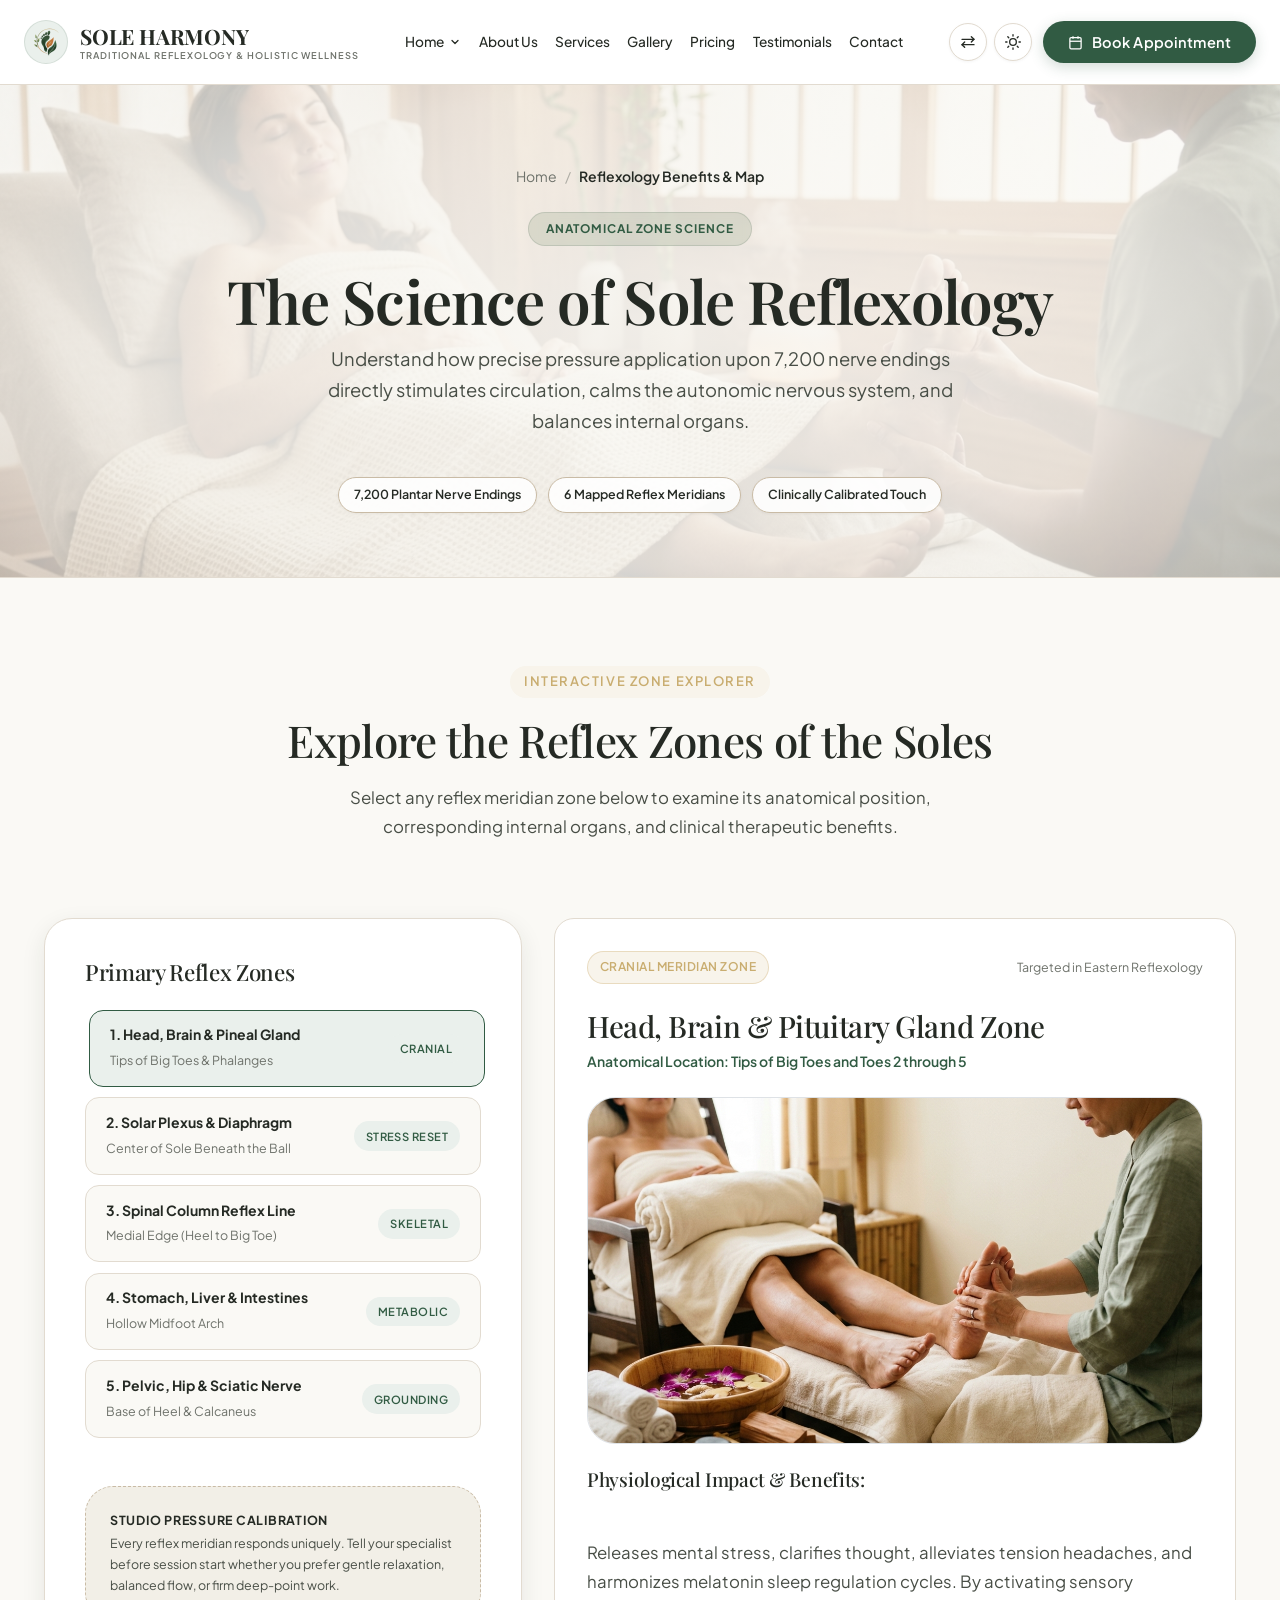
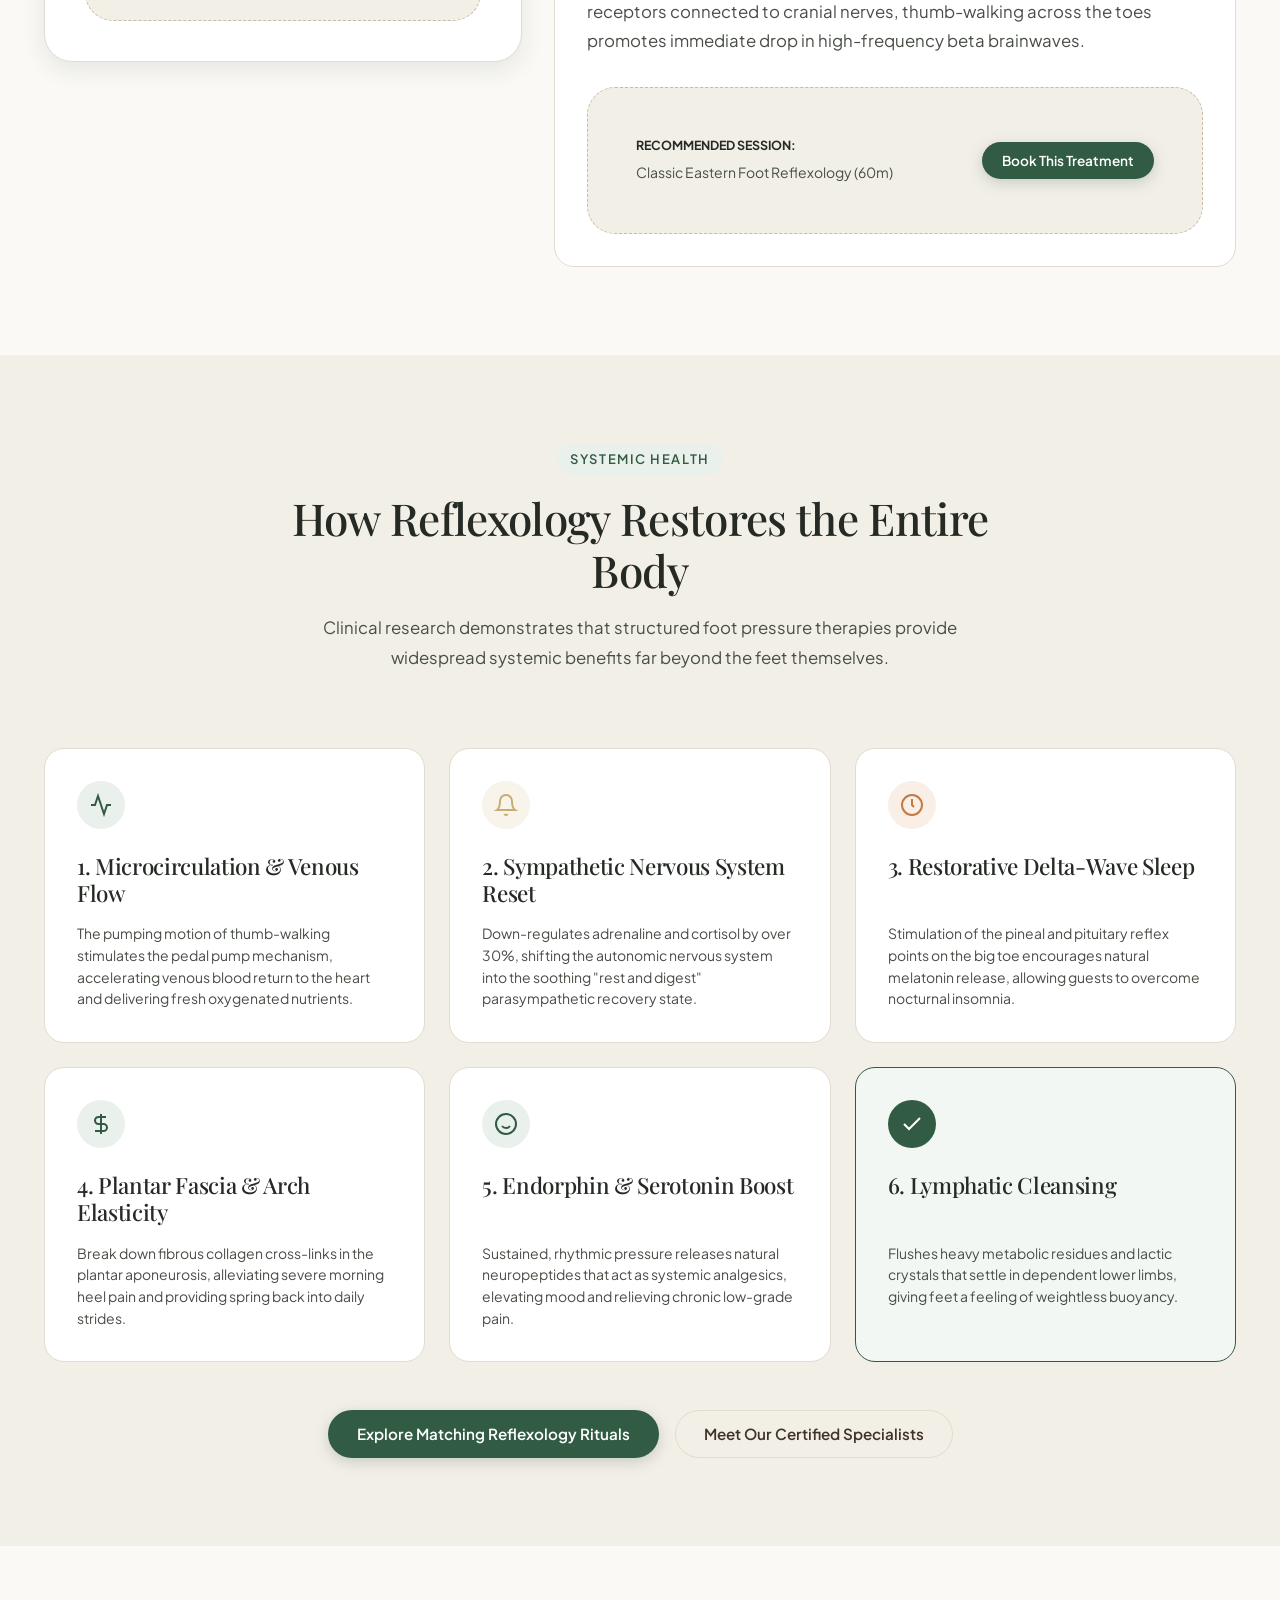
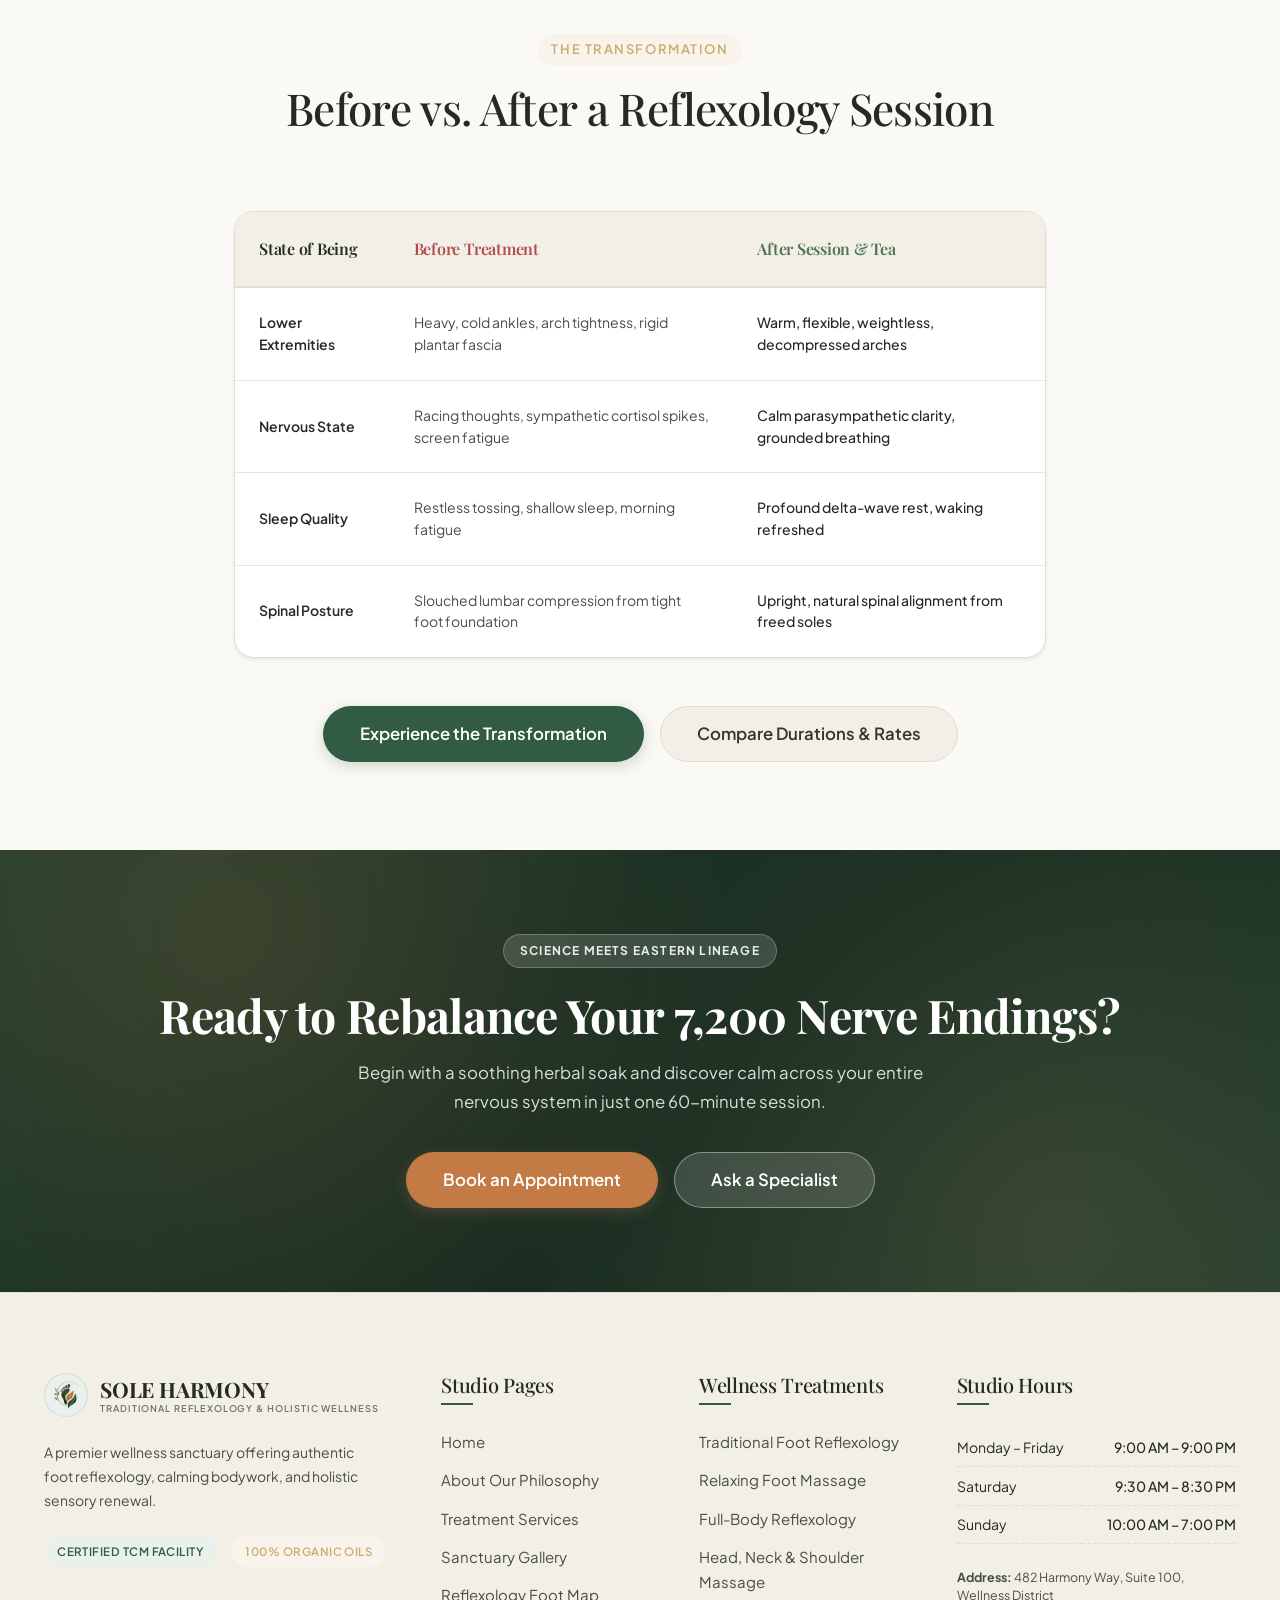
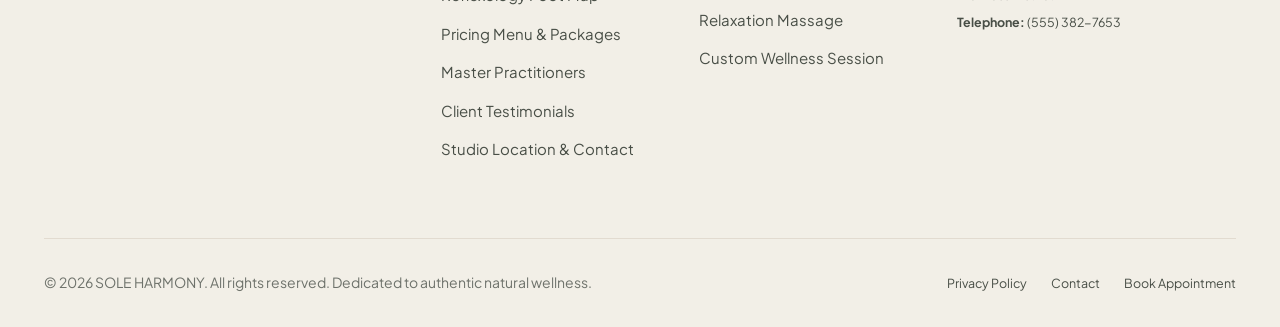
<file: benefits.html>
<!DOCTYPE html>
<html lang="en" dir="ltr" data-theme="light">
<head>
  <meta charset="UTF-8">
  <meta name="viewport" content="width=device-width, initial-scale=1.0">
  <title>Reflexology Benefits & Interactive Foot Map | SOLE HARMONY</title>
  <meta name="description" content="Explore the physiological science of reflexology, inspect our interactive meridian foot chart, and learn how zone therapy restores balance across organ systems.">

    <!-- Favicon & Application Icons -->
  <link rel="icon" href="favicon.ico" sizes="any">
  <link rel="icon" type="image/png" sizes="16x16" href="favicon-16x16.png">
  <link rel="icon" type="image/png" sizes="32x32" href="favicon-32x32.png">
  <link rel="apple-touch-icon" sizes="180x180" href="apple-touch-icon.png">
  <link rel="manifest" href="site.webmanifest">
  <meta name="theme-color" content="#203D2C">

  <!-- Stylesheets -->
  <link rel="stylesheet" href="css/bootstrap.min.css">
  <link rel="stylesheet" href="css/tailwind.css">
  <link rel="stylesheet" href="css/variables.css">
  <link rel="stylesheet" href="css/global.css">
  <link rel="stylesheet" href="css/typography.css">
  <link rel="stylesheet" href="css/components.css">
  <link rel="stylesheet" href="css/header-footer.css">
  <link rel="stylesheet" href="css/home.css">
  <link rel="stylesheet" href="css/responsive.css">
  <link rel="stylesheet" href="css/themes.css">
  <link rel="stylesheet" href="css/rtl.css">
  <style>
    .foot-map-canvas-card {
      background: var(--bg-surface);
      border: 1px solid var(--border-color);
      border-radius: var(--radius-xl);
      padding: 2.5rem;
      box-shadow: var(--shadow-md);
    }
    .zone-interactive-pill {
      display: flex;
      align-items: center;
      justify-content: space-between;
      padding: 0.85rem 1.25rem;
      border: 1.5px solid var(--border-color);
      border-radius: var(--radius-md);
      background: var(--bg-body);
      cursor: pointer;
      transition: all var(--transition-fast);
      margin-bottom: 0.65rem;
    }
    .zone-interactive-pill:hover,
    .zone-interactive-pill.active {
      border-color: var(--color-primary);
      background: var(--color-primary-soft);
      transform: translateX(4px);
    }
    [dir="rtl"] .zone-interactive-pill:hover,
    [dir="rtl"] .zone-interactive-pill.active {
      transform: translateX(-4px);
    }
  </style>
</head>
<body>

  <a href="#main-content" class="skip-link">Skip to main content</a>


  <!-- Header -->
  <header class="site-header">
    <div class="container-custom header-inner">
            <!-- Logo -->
      <a href="index.html" class="site-logo" aria-label="Sole Harmony — Reflexology &amp; Foot Wellness">
        <div class="logo-icon">
          <img src="assets/icons/sole-harmony-symbol.png" alt="Sole Harmony — Reflexology &amp; Foot Wellness" class="logo-symbol-light">
          <img src="assets/icons/sole-harmony-symbol-dark.png" alt="Sole Harmony — Reflexology &amp; Foot Wellness" class="logo-symbol-dark">
        </div>
        <div class="logo-text-wrap">
          <span class="logo-title" data-config="brandName">SOLE HARMONY</span>
          <span class="logo-subtitle" data-config="brandSubtitle">Traditional Reflexology &amp; Holistic Wellness</span>
        </div>
      </a>

      <nav class="nav-menu-desktop" aria-label="Main Navigation">
        <div class="nav-dropdown home-nav-dropdown">
          <a href="index.html" class="nav-link-custom" data-i18n="nav_home" aria-haspopup="true" aria-expanded="false">
            <span>Home</span>
            <svg class="nav-chevron" width="12" height="12" viewBox="0 0 24 24" fill="none" stroke="currentColor" stroke-width="2.5" stroke-linecap="round" stroke-linejoin="round"><polyline points="6 9 12 15 18 9"></polyline></svg>
          </a>
          <div class="home-dropdown-menu" role="menu">
            <a href="index.html" class="home-menu-card" role="menuitem">
              <div class="home-menu-icon" aria-hidden="true">
                <svg width="22" height="22" viewBox="0 0 24 24" fill="none" stroke="currentColor" stroke-width="2" stroke-linecap="round" stroke-linejoin="round">
                  <path d="M11 20A7 7 0 0 1 9.8 6.1C15.5 5 17 4.48 19 2c1 2 2 4.18 2 8 0 5.5-4.78 10-10 10Z"></path>
                  <path d="M2 21c0-3 1.85-5.36 5.08-6C9.5 14.52 12 13 13 12"></path>
                </svg>
              </div>
              <div class="home-menu-info">
                <span class="home-menu-title" data-i18n="nav_home_1">Home 1 — Serenity</span>
                <span class="home-menu-desc" data-i18n="nav_home_1_desc">A calming, traditional reflexology experience</span>
              </div>
            </a>
            <a href="home-2.html" class="home-menu-card" role="menuitem">
              <div class="home-menu-icon" aria-hidden="true">
                <svg width="22" height="22" viewBox="0 0 24 24" fill="none" stroke="currentColor" stroke-width="2" stroke-linecap="round" stroke-linejoin="round">
                  <path d="M4 16v-2.38C4 11.5 7 11 9 11s5 .5 5 2.62V16c0 1.66-1.34 3-3 3H7c-1.66 0-3-1.34-3-3Z"></path>
                  <path d="M20 20v-1.5c0-1.5-2-2-3.5-2s-3.5.5-3.5 2V20c0 1.1.9 2 2 2h3c1.1 0 2-.9 2-2Z"></path>
                  <circle cx="6" cy="7" r="1.5"></circle>
                  <circle cx="10" cy="5.5" r="1.5"></circle>
                  <circle cx="14" cy="6.5" r="1.5"></circle>
                </svg>
              </div>
              <div class="home-menu-info">
                <span class="home-menu-title" data-i18n="nav_home_2">Home 2 — Wellness</span>
                <span class="home-menu-desc" data-i18n="nav_home_2_desc">Discover treatments, benefits, and personalized care</span>
              </div>
            </a>
          </div>
        </div>

        <a href="about.html" class="nav-link-custom">About Us</a>
        <a href="services.html" class="nav-link-custom">Services</a>
        <a href="gallery.html" class="nav-link-custom" data-i18n="nav_gallery">Gallery</a>
        <a href="pricing.html" class="nav-link-custom">Pricing</a>
        <a href="testimonials.html" class="nav-link-custom" data-i18n="nav_testimonials">Testimonials</a>
        <a href="contact.html" class="nav-link-custom">Contact</a>
      </nav>

      <div class="header-actions">

        <!-- Mode & Direction Controls (Compact Pill-Shaped Toggle Buttons) -->
        <div class="header-mode-controls">
          <button type="button" class="btn-header-icon btn-dir-toggle" title="Switch Layout Direction" aria-label="Switch Layout Direction">
            <svg class="icon-dir-svg" width="16" height="16" viewBox="0 0 24 24" fill="none" stroke="currentColor" stroke-width="2" stroke-linecap="round" stroke-linejoin="round">
              <path d="M17 4l4 4-4 4"></path>
              <path d="M21 8H3"></path>
              <path d="M7 20l-4-4 4-4"></path>
              <path d="M3 16h18"></path>
            </svg>
          </button>
          <button type="button" class="btn-header-icon btn-theme-toggle" title="Toggle Dark Mode" aria-label="Toggle Dark Mode">
            <svg class="icon-sun-svg" width="16" height="16" viewBox="0 0 24 24" fill="none" stroke="currentColor" stroke-width="2" stroke-linecap="round" stroke-linejoin="round">
              <circle cx="12" cy="12" r="5"></circle>
              <line x1="12" y1="1" x2="12" y2="3"></line>
              <line x1="12" y1="21" x2="12" y2="23"></line>
              <line x1="4.22" y1="4.22" x2="5.64" y2="5.64"></line>
              <line x1="18.36" y1="18.36" x2="19.78" y2="19.78"></line>
              <line x1="1" y1="12" x2="3" y2="12"></line>
              <line x1="21" y1="12" x2="23" y2="12"></line>
              <line x1="4.22" y1="19.78" x2="5.64" y2="18.36"></line>
              <line x1="18.36" y1="5.64" x2="19.78" y2="4.22"></line>
            </svg>
            <svg class="icon-moon-svg" width="16" height="16" viewBox="0 0 24 24" fill="none" stroke="currentColor" stroke-width="2" stroke-linecap="round" stroke-linejoin="round">
              <path d="M21 12.79A9 9 0 1 1 11.21 3 7 7 0 0 0 21 12.79z"></path>
            </svg>
          </button>
        </div>

        <a href="booking.html" class="btn-wellness btn-primary-custom btn-sm header-book-btn">
          <svg width="15" height="15" viewBox="0 0 24 24" fill="none" stroke="currentColor" stroke-width="2"><rect x="3" y="4" width="18" height="18" rx="2" ry="2"></rect><line x1="16" y1="2" x2="16" y2="6"></line><line x1="8" y1="2" x2="8" y2="6"></line><line x1="3" y1="10" x2="21" y2="10"></line></svg>
          <span class="header-book-text" data-i18n="nav_book">Book Appointment</span>
        </a>

        <button type="button" class="mobile-nav-toggle" aria-label="Open mobile menu">
          <svg width="22" height="22" viewBox="0 0 24 24" fill="none" stroke="currentColor" stroke-width="2"><line x1="3" y1="12" x2="21" y2="12"></line><line x1="3" y1="6" x2="21" y2="6"></line><line x1="3" y1="18" x2="21" y2="18"></line></svg>
        </button>
      </div>
    </div>
  </header>

  <!-- Mobile Drawer -->
  <div class="mobile-drawer-backdrop" id="mobile-drawer-backdrop">
    <div class="mobile-drawer">
      <div class="mobile-drawer-header">
                <div class="flex items-center gap-2">
          <div class="logo-icon w-8 h-8">
            <img src="assets/icons/sole-harmony-symbol.png" alt="Sole Harmony" class="logo-symbol-light">
            <img src="assets/icons/sole-harmony-symbol-dark.png" alt="Sole Harmony" class="logo-symbol-dark">
          </div>
          <span class="font-heading font-bold text-main" style="font-size: 1.15rem;" data-config="brandName">SOLE HARMONY</span>
        </div>
        <button type="button" class="mobile-drawer-close" aria-label="Close menu" style="background:none; border:none; font-size:1.75rem; cursor:pointer; color:var(--text-main);">&times;</button>
      </div>

      <div class="mobile-nav-links mb-6">
        <div class="mobile-nav-heading">Home Variations</div>
        <a href="index.html" class="mobile-home-card">
          <div class="mobile-home-icon">
            <svg width="18" height="18" viewBox="0 0 24 24" fill="none" stroke="currentColor" stroke-width="2" stroke-linecap="round" stroke-linejoin="round">
              <path d="M11 20A7 7 0 0 1 9.8 6.1C15.5 5 17 4.48 19 2c1 2 2 4.18 2 8 0 5.5-4.78 10-10 10Z"></path>
              <path d="M2 21c0-3 1.85-5.36 5.08-6C9.5 14.52 12 13 13 12"></path>
            </svg>
          </div>
          <div class="mobile-home-info">
            <span class="mobile-home-title" data-i18n="nav_home_1">Home 1 — Serenity</span>
            <span class="mobile-home-desc" data-i18n="nav_home_1_desc">A calming, traditional reflexology experience</span>
          </div>
        </a>
        <a href="home-2.html" class="mobile-home-card">
          <div class="mobile-home-icon">
            <svg width="18" height="18" viewBox="0 0 24 24" fill="none" stroke="currentColor" stroke-width="2" stroke-linecap="round" stroke-linejoin="round">
              <path d="M4 16v-2.38C4 11.5 7 11 9 11s5 .5 5 2.62V16c0 1.66-1.34 3-3 3H7c-1.66 0-3-1.34-3-3Z"></path>
              <path d="M20 20v-1.5c0-1.5-2-2-3.5-2s-3.5.5-3.5 2V20c0 1.1.9 2 2 2h3c1.1 0 2-.9 2-2Z"></path>
              <circle cx="6" cy="7" r="1.5"></circle>
              <circle cx="10" cy="5.5" r="1.5"></circle>
              <circle cx="14" cy="6.5" r="1.5"></circle>
            </svg>
          </div>
          <div class="mobile-home-info">
            <span class="mobile-home-title" data-i18n="nav_home_2">Home 2 — Wellness</span>
            <span class="mobile-home-desc" data-i18n="nav_home_2_desc">Discover treatments, benefits, and personalized care</span>
          </div>
        </a>
        <div class="mobile-nav-divider"></div>
        <a href="about.html" class="mobile-nav-item">About Studio</a>
        <a href="services.html" class="mobile-nav-item">Services & Rituals</a>
        <a href="gallery.html" class="mobile-nav-item">Sanctuary Gallery</a>
        <a href="pricing.html" class="mobile-nav-item">Pricing & Packages</a>
        <a href="testimonials.html" class="mobile-nav-item" data-i18n="nav_testimonials">Testimonials &amp; Reviews</a>
        <a href="contact.html" class="mobile-nav-item">Contact & Location</a>
      </div>

      <!-- Mobile Theme & Direction Switcher -->
      <div class="mobile-theme-dir-section">
        <span class="dropdown-header-custom" style="padding-left:0; padding-right:0;">Appearance</span>
        <div class="grid grid-cols-2 gap-2 mb-3">
          <button type="button" class="mobile-theme-dir-btn theme-select-btn" data-theme="light">
            <span>☀️ Light</span>
            <span class="check-indicator">✓</span>
          </button>
          <button type="button" class="mobile-theme-dir-btn theme-select-btn" data-theme="dark">
            <span>🌙 Dark</span>
            <span class="check-indicator">✓</span>
          </button>
        </div>
        <span class="dropdown-header-custom" style="padding-left:0; padding-right:0;">Layout Direction</span>
        <div class="grid grid-cols-2 gap-2 mb-3">
          <button type="button" class="mobile-theme-dir-btn dir-select-btn" data-dir="ltr">
            <span>↔️ LTR</span>
            <span class="check-indicator">✓</span>
          </button>
          <button type="button" class="mobile-theme-dir-btn dir-select-btn" data-dir="rtl">
            <span>🔁 RTL</span>
            <span class="check-indicator">✓</span>
          </button>
        </div>
      </div>

      <div class="mt-auto pt-4 border-t" style="border-color: var(--border-color);">
        <a href="booking.html" class="btn-wellness btn-primary-custom w-full">
          Book Appointment
        </a>
      </div>
    </div>
  </div>

  <main id="main-content">
    <!-- Header Banner -->
    <section class="page-header-banner page-header-benefits" style="background-image: url('assets/images/hero/benefits-hero.jpg');">
      <div class="container-custom">
        <nav class="breadcrumb-wellness" aria-label="Breadcrumb">
          <a href="index.html">Home</a>
          <span class="breadcrumb-separator">/</span>
          <span class="text-main font-semibold">Reflexology Benefits & Map</span>
        </nav>
        <span class="page-hero-badge">ANATOMICAL ZONE SCIENCE</span>
        <h1 class="font-heading mb-2">The Science of Sole Reflexology</h1>
        <p class="text-secondary max-w-2xl" style="font-size: 1.15rem; line-height: 1.7;">
          Understand how precise pressure application upon 7,200 nerve endings directly stimulates circulation, calms the autonomic nervous system, and balances internal organs.
        </p>
        <div class="hero-context-chips">
          <span class="hero-context-chip">7,200 Plantar Nerve Endings</span>
          <span class="hero-context-chip">6 Mapped Reflex Meridians</span>
          <span class="hero-context-chip">Clinically Calibrated Touch</span>
        </div>
      </div>
    </section>

    <!-- Interactive Foot Reflexology Map Section -->
    <section class="section-py bg-cream">
      <div class="container-custom">
        <div class="section-header-center">
          <span class="section-tag section-tag-gold">Interactive Zone Explorer</span>
          <h2 class="section-title">Explore the Reflex Zones of the Soles</h2>
          <p class="section-desc">
            Select any reflex meridian zone below to examine its anatomical position, corresponding internal organs, and clinical therapeutic benefits.
          </p>
        </div>

        <div class="grid grid-cols-1 lg:grid-cols-12 gap-8 items-start">
          <!-- Zone Selection List (Left Column) -->
          <div class="lg:col-span-5">
            <div class="foot-map-canvas-card">
              <h4 class="font-heading mb-4 text-main">Primary Reflex Zones</h4>
              
              <div class="zone-interactive-pill active" data-zone="brain">
                <div>
                  <strong class="text-sm block text-main">1. Head, Brain & Pineal Gland</strong>
                  <span class="text-xs text-muted-custom">Tips of Big Toes & Phalanges</span>
                </div>
                <span class="badge-wellness" style="font-size: 0.7rem;">Cranial</span>
              </div>

              <div class="zone-interactive-pill" data-zone="solar">
                <div>
                  <strong class="text-sm block text-main">2. Solar Plexus & Diaphragm</strong>
                  <span class="text-xs text-muted-custom">Center of Sole Beneath the Ball</span>
                </div>
                <span class="badge-wellness" style="font-size: 0.7rem;">Stress Reset</span>
              </div>

              <div class="zone-interactive-pill" data-zone="spine">
                <div>
                  <strong class="text-sm block text-main">3. Spinal Column Reflex Line</strong>
                  <span class="text-xs text-muted-custom">Medial Edge (Heel to Big Toe)</span>
                </div>
                <span class="badge-wellness" style="font-size: 0.7rem;">Skeletal</span>
              </div>

              <div class="zone-interactive-pill" data-zone="digestive">
                <div>
                  <strong class="text-sm block text-main">4. Stomach, Liver & Intestines</strong>
                  <span class="text-xs text-muted-custom">Hollow Midfoot Arch</span>
                </div>
                <span class="badge-wellness" style="font-size: 0.7rem;">Metabolic</span>
              </div>

              <div class="zone-interactive-pill" data-zone="pelvic">
                <div>
                  <strong class="text-sm block text-main">5. Pelvic, Hip & Sciatic Nerve</strong>
                  <span class="text-xs text-muted-custom">Base of Heel & Calcaneus</span>
                </div>
                <span class="badge-wellness" style="font-size: 0.7rem;">Grounding</span>
              </div>

              <div class="p-4 rounded-xl mt-5" style="background: var(--bg-surface-soft); border: 1px dashed var(--border-color-dark);">
                <strong class="text-xs uppercase tracking-wider text-main block mb-1">Studio Pressure Calibration</strong>
                <p class="text-xs text-secondary leading-relaxed mb-0">
                  Every reflex meridian responds uniquely. Tell your specialist before session start whether you prefer gentle relaxation, balanced flow, or firm deep-point work.
                </p>
              </div>
            </div>
          </div>

          <!-- Active Zone Deep Dive (Right Column) -->
          <div class="lg:col-span-7">
            <div class="card-wellness p-8" id="zone-display-card">
              <div class="flex items-center justify-between mb-4 flex-wrap gap-2">
                <span class="badge-wellness badge-signature" id="zone-pill-tag">Cranial Meridian Zone</span>
                <span class="text-xs text-muted-custom">Targeted in Eastern Reflexology</span>
              </div>

              <h2 class="font-heading mb-2 text-main" id="zone-pill-title" style="font-size: 1.85rem;">Head, Brain & Pituitary Gland Zone</h2>
              <p class="text-primary-custom font-semibold text-sm mb-4" id="zone-pill-loc">Anatomical Location: Tips of Big Toes and Toes 2 through 5</p>

              <div class="aspect-video rounded-xl overflow-hidden mb-6 border" style="border-color: var(--border-color);">
                <img src="assets/images/hero/home-1-hero.jpg" alt="Practitioner stimulating plantar reflex zones beside floral foot soak" class="w-full h-full object-cover">
              </div>

              <h4 class="font-heading mb-2 text-main" style="font-size: 1.2rem;">Physiological Impact &amp; Benefits:</h4>
              <p class="text-secondary mb-8" id="zone-pill-desc" style="font-size: 1.05rem; line-height: 1.75;">
                Releases mental stress, clarifies thought, alleviates tension headaches, and harmonizes melatonin sleep regulation cycles. By activating sensory receptors connected to cranial nerves, thumb-walking across the toes promotes immediate drop in high-frequency beta brainwaves.
              </p>

              <div class="p-5 rounded-xl flex items-center justify-between flex-wrap gap-4 mt-auto" style="background: var(--bg-surface-soft); border: 1px dashed var(--border-color-dark);">
                <div>
                  <span class="text-xs uppercase font-bold text-main block mb-1">Recommended Session:</span>
                  <span class="text-sm text-secondary">Classic Eastern Foot Reflexology (60m)</span>
                </div>
                <a href="booking.html?service=foot-reflexology-classic" class="btn-wellness btn-primary-custom btn-sm">
                  Book This Treatment
                </a>
              </div>
            </div>
          </div>
        </div>
      </div>
    </section>

    <!-- Section: 5 Core Wellness Benefits Grid -->
    <section class="section-py bg-sand-light">
      <div class="container-custom">
        <div class="section-header-center">
          <span class="section-tag">Systemic Health</span>
          <h2 class="section-title">How Reflexology Restores the Entire Body</h2>
          <p class="section-desc">
            Clinical research demonstrates that structured foot pressure therapies provide widespread systemic benefits far beyond the feet themselves.
          </p>
        </div>

        <div class="grid grid-cols-1 md:grid-cols-3 gap-6">
          <div class="card-wellness p-6">
            <div class="w-12 h-12 rounded-xl flex items-center justify-center mb-4" style="background: var(--color-primary-soft); color: var(--color-primary);">
              <svg width="24" height="24" viewBox="0 0 24 24" fill="none" stroke="currentColor" stroke-width="2"><path d="M22 12h-4l-3 9L9 3l-3 9H2"></path></svg>
            </div>
            <h4 class="font-heading mb-2">1. Microcirculation & Venous Flow</h4>
            <p class="text-secondary text-sm mb-0">
              The pumping motion of thumb-walking stimulates the pedal pump mechanism, accelerating venous blood return to the heart and delivering fresh oxygenated nutrients.
            </p>
          </div>

          <div class="card-wellness p-6">
            <div class="w-12 h-12 rounded-xl flex items-center justify-center mb-4" style="background: var(--color-gold-soft); color: var(--color-gold);">
              <svg width="24" height="24" viewBox="0 0 24 24" fill="none" stroke="currentColor" stroke-width="2"><path d="M18 8A6 6 0 0 0 6 8c0 7-3 9-3 9h18s-3-2-3-9"></path><path d="M13.73 21a2 2 0 0 1-3.46 0"></path></svg>
            </div>
            <h4 class="font-heading mb-2">2. Sympathetic Nervous System Reset</h4>
            <p class="text-secondary text-sm mb-0">
              Down-regulates adrenaline and cortisol by over 30%, shifting the autonomic nervous system into the soothing "rest and digest" parasympathetic recovery state.
            </p>
          </div>

          <div class="card-wellness p-6">
            <div class="w-12 h-12 rounded-xl flex items-center justify-center mb-4" style="background: var(--color-terracotta-soft); color: var(--color-terracotta);">
              <svg width="24" height="24" viewBox="0 0 24 24" fill="none" stroke="currentColor" stroke-width="2"><circle cx="12" cy="12" r="10"></circle><polyline points="12 6 12 12 14 14"></polyline></svg>
            </div>
            <h4 class="font-heading mb-2">3. Restorative Delta-Wave Sleep</h4>
            <p class="text-secondary text-sm mb-0">
              Stimulation of the pineal and pituitary reflex points on the big toe encourages natural melatonin release, allowing guests to overcome nocturnal insomnia.
            </p>
          </div>

          <div class="card-wellness p-6">
            <div class="w-12 h-12 rounded-xl flex items-center justify-center mb-4" style="background: var(--bg-surface-accent); color: var(--color-primary);">
              <svg width="24" height="24" viewBox="0 0 24 24" fill="none" stroke="currentColor" stroke-width="2"><path d="M12 2v20M17 5H9.5a3.5 3.5 0 0 0 0 7h5a3.5 3.5 0 0 1 0 7H6"></path></svg>
            </div>
            <h4 class="font-heading mb-2">4. Plantar Fascia & Arch Elasticity</h4>
            <p class="text-secondary text-sm mb-0">
              Break down fibrous collagen cross-links in the plantar aponeurosis, alleviating severe morning heel pain and providing spring back into daily strides.
            </p>
          </div>

          <div class="card-wellness p-6">
            <div class="w-12 h-12 rounded-xl flex items-center justify-center mb-4" style="background: var(--color-primary-soft); color: var(--color-primary);">
              <svg width="24" height="24" viewBox="0 0 24 24" fill="none" stroke="currentColor" stroke-width="2"><circle cx="12" cy="12" r="10"></circle><path d="M8 14s1.5 2 4 2 4-2 4-2"></path><line x1="9" y1="9" x2="9.01" y2="9"></line><line x1="15" y1="9" x2="15.01" y2="9"></line></svg>
            </div>
            <h4 class="font-heading mb-2">5. Endorphin & Serotonin Boost</h4>
            <p class="text-secondary text-sm mb-0">
              Sustained, rhythmic pressure releases natural neuropeptides that act as systemic analgesics, elevating mood and relieving chronic low-grade pain.
            </p>
          </div>

          <div class="card-wellness p-6" style="background: var(--color-primary-softest); border: 1.5px solid var(--color-primary);">
            <div class="w-12 h-12 rounded-xl flex items-center justify-center mb-4" style="background: var(--color-primary); color: #fff;">
              <svg width="24" height="24" viewBox="0 0 24 24" fill="none" stroke="currentColor" stroke-width="2"><polyline points="20 6 9 17 4 12"></polyline></svg>
            </div>
            <h4 class="font-heading mb-2">6. Lymphatic Cleansing</h4>
            <p class="text-secondary text-sm mb-0">
              Flushes heavy metabolic residues and lactic crystals that settle in dependent lower limbs, giving feet a feeling of weightless buoyancy.
            </p>
          </div>
        </div>

        <div class="cta-row-center">
          <a href="services.html" class="btn-wellness btn-primary-custom">
            Explore Matching Reflexology Rituals
          </a>
          <a href="therapists.html" class="btn-wellness btn-secondary-custom">
            Meet Our Certified Specialists
          </a>
        </div>
      </div>
    </section>

    <!-- Before and After Experience Comparison Table -->
    <section class="section-py bg-cream">
      <div class="container-narrow">
        <div class="section-header-center">
          <span class="section-tag section-tag-gold">The Transformation</span>
          <h2 class="section-title">Before vs. After a Reflexology Session</h2>
        </div>

        <div class="card-wellness p-0 overflow-hidden shadow-sm">
          <div class="overflow-x-auto">
            <table class="w-full text-sm table-transformation">
              <thead>
                <tr style="background: var(--bg-surface-soft); border-bottom: 2px solid var(--border-color);">
                  <th class="p-4 text-left font-heading text-base">State of Being</th>
                  <th class="p-4 text-left font-heading text-base" style="color: var(--color-danger);">Before Treatment</th>
                  <th class="p-4 text-left font-heading text-base" style="color: var(--color-success);">After Session & Tea</th>
                </tr>
              </thead>
              <tbody>
                <tr class="border-b" style="border-color: var(--border-color-light);">
                  <td class="p-4 font-semibold text-main">Lower Extremities</td>
                  <td class="p-4 text-secondary">Heavy, cold ankles, arch tightness, rigid plantar fascia</td>
                  <td class="p-4 text-main font-medium">Warm, flexible, weightless, decompressed arches</td>
                </tr>
                <tr class="border-b" style="border-color: var(--border-color-light);">
                  <td class="p-4 font-semibold text-main">Nervous State</td>
                  <td class="p-4 text-secondary">Racing thoughts, sympathetic cortisol spikes, screen fatigue</td>
                  <td class="p-4 text-main font-medium">Calm parasympathetic clarity, grounded breathing</td>
                </tr>
                <tr class="border-b" style="border-color: var(--border-color-light);">
                  <td class="p-4 font-semibold text-main">Sleep Quality</td>
                  <td class="p-4 text-secondary">Restless tossing, shallow sleep, morning fatigue</td>
                  <td class="p-4 text-main font-medium">Profound delta-wave rest, waking refreshed</td>
                </tr>
                <tr>
                  <td class="p-4 font-semibold text-main">Spinal Posture</td>
                  <td class="p-4 text-secondary">Slouched lumbar compression from tight foot foundation</td>
                  <td class="p-4 text-main font-medium">Upright, natural spinal alignment from freed soles</td>
                </tr>
              </tbody>
            </table>
          </div>
        </div>

        <div class="cta-row-center">
          <a href="booking.html" class="btn-wellness btn-primary-custom btn-lg">
            Experience the Transformation
          </a>
          <a href="pricing.html" class="btn-wellness btn-secondary-custom btn-lg">
            Compare Durations &amp; Rates
          </a>
        </div>
      </div>
    </section>

    <!-- Closing CTA Banner -->
    <section class="cta-sanctuary-banner">
      <div class="container-custom text-center">
        <span class="cta-sanctuary-badge">Science Meets Eastern Lineage</span>
        <h2 class="cta-sanctuary-title">Ready to Rebalance Your 7,200 Nerve Endings?</h2>
        <p class="cta-sanctuary-desc">
          Begin with a soothing herbal soak and discover calm across your entire nervous system in just one 60-minute session.
        </p>
        <div class="cta-sanctuary-actions">
          <a href="booking.html" class="btn-wellness btn-terracotta btn-lg">Book an Appointment</a>
          <a href="contact.html" class="btn-wellness cta-banner-secondary-btn btn-lg">Ask a Specialist</a>
        </div>
      </div>
    </section>
  </main>

    <!-- Site Footer -->
  <footer class="site-footer">
    <div class="container-custom">
      <div class="footer-top">
        <!-- Col 1: Studio Identity -->
        <div>
          <a href="index.html" class="footer-logo site-logo flex items-center gap-3 mb-4" aria-label="Sole Harmony - Return to homepage">
            <div class="logo-icon w-11 h-11">
              <img src="assets/icons/sole-harmony-symbol.png" alt="Sole Harmony - Reflexology &amp; Foot Wellness" class="logo-symbol-light">
              <img src="assets/icons/sole-harmony-symbol-dark.png" alt="Sole Harmony - Reflexology &amp; Foot Wellness" class="logo-symbol-dark">
            </div>
            <div class="logo-text-wrap">
              <span class="font-heading font-bold text-main logo-title" style="font-size: 1.35rem;" data-config="brandName">SOLE HARMONY</span>
              <span class="logo-subtitle" style="font-size: 0.65rem;" data-config="brandSubtitle">Traditional Reflexology &amp; Holistic Wellness</span>
            </div>
          </a>
          <p class="text-secondary text-sm mb-6" style="line-height: 1.7; max-width: 320px;">
            A premier wellness sanctuary offering authentic foot reflexology, calming bodywork, and holistic sensory renewal.
          </p>
          <div class="flex items-center gap-3">
            <span class="badge-wellness" style="background: var(--color-primary-soft);">Certified TCM Facility</span>
            <span class="badge-wellness" style="background: var(--color-gold-soft); color: var(--color-gold);">100% Organic Oils</span>
          </div>
        </div>

        <!-- Col 2: Studio Pages -->
        <div>
          <h4 class="footer-col-title">Studio Pages</h4>
          <ul class="footer-links-list">
            <li><a href="index.html" data-i18n="nav_home">Home</a></li>
            <li><a href="about.html">About Our Philosophy</a></li>
            <li><a href="services.html">Treatment Services</a></li>
            <li><a href="gallery.html">Sanctuary Gallery</a></li>
            <li><a href="benefits.html">Reflexology Foot Map</a></li>
            <li><a href="pricing.html">Pricing Menu &amp; Packages</a></li>
            <li><a href="therapists.html">Master Practitioners</a></li>
            <li><a href="testimonials.html">Client Testimonials</a></li>
            <li><a href="contact.html">Studio Location &amp; Contact</a></li>
          </ul>
        </div>

        <!-- Col 3: Wellness Treatments -->
        <div>
          <h4 class="footer-col-title" data-i18n="footer_treatments">Wellness Treatments</h4>
          <ul class="footer-links-list">
            <li><a href="service-details.html?id=traditional-foot-reflexology" data-i18n="service_1_name">Traditional Foot Reflexology</a></li>
            <li><a href="service-details.html?id=relaxing-foot-massage" data-i18n="service_2_name">Relaxing Foot Massage</a></li>
            <li><a href="service-details.html?id=full-body-reflexology" data-i18n="service_3_name">Full-Body Reflexology</a></li>
            <li><a href="service-details.html?id=head-neck-shoulder-massage" data-i18n="service_4_name">Head, Neck &amp; Shoulder Massage</a></li>
            <li><a href="service-details.html?id=relaxation-massage" data-i18n="service_5_name">Relaxation Massage</a></li>
            <li><a href="service-details.html?id=custom-wellness-session" data-i18n="service_6_name">Custom Wellness Session</a></li>
          </ul>
        </div>

        <!-- Col 4: Studio Hours & Contact -->
        <div>
          <h4 class="footer-col-title">Studio Hours</h4>
          <table class="hours-table mb-4">
            <tbody>
              <tr><td>Monday – Friday</td><td>9:00 AM – 9:00 PM</td></tr>
              <tr><td>Saturday</td><td>9:30 AM – 8:30 PM</td></tr>
              <tr><td>Sunday</td><td>10:00 AM – 7:00 PM</td></tr>
            </tbody>
          </table>
          <p class="text-xs text-secondary mb-2">
            <strong>Address:</strong> <span data-config="addressFull">482 Harmony Way, Suite 100, Wellness District</span>
          </p>
          <p class="text-xs text-secondary mb-0">
            <strong>Telephone:</strong> <span data-config="phone">(555) 382-7653</span>
          </p>
        </div>
      </div>

      <!-- Footer Bottom -->
      <div class="footer-bottom">
        <div>
          © <span class="current-year">2026</span> <span data-config="brandName">SOLE HARMONY</span>. <span data-i18n="footer_rights">All rights reserved. Dedicated to authentic natural wellness.</span>
        </div>
        <div class="flex items-center gap-4 text-xs">
          <a href="about.html" class="text-secondary" data-i18n="footer_privacy">Privacy Policy</a>
          <a href="contact.html" class="text-secondary" data-i18n="nav_contact">Contact</a>
          <a href="booking.html" class="text-secondary" data-i18n="nav_book">Book Appointment</a>
        </div>
      </div>
    </div>
  </footer>

  <!-- Scripts -->
  <script src="js/config.js"></script>
  <script src="js/translations.js"></script>
  <script src="js/notifications.js"></script>
  <script src="js/theme.js"></script>
  <script src="js/language.js"></script>
  <script src="js/navigation.js"></script>
  <script src="js/validation.js"></script>
  <script src="js/home.js"></script>
  <script src="js/main.js"></script>

  <!-- Interactive Map Switcher Logic -->
  <script>
    document.addEventListener('DOMContentLoaded', () => {
      const pills = document.querySelectorAll('.zone-interactive-pill');
      const zTitle = document.getElementById('zone-pill-title');
      const zTag = document.getElementById('zone-pill-tag');
      const zLoc = document.getElementById('zone-pill-loc');
      const zDesc = document.getElementById('zone-pill-desc');

      const data = {
        brain: {
          title: "Head, Brain & Pituitary Gland Zone",
          tag: "Cranial Meridian Zone",
          loc: "Anatomical Location: Tips of Big Toes and Toes 2 through 5",
          desc: "Releases mental stress, clarifies thought, alleviates tension headaches, and harmonizes melatonin sleep regulation cycles. By activating sensory receptors connected to cranial nerves, thumb-walking across the toes promotes immediate drop in high-frequency beta brainwaves."
        },
        solar: {
          title: "Solar Plexus & Diaphragm Zone",
          tag: "Emotional Calming Zone",
          loc: "Anatomical Location: Center of Upper Sole directly below the Metatarsal Ball",
          desc: "The primary somatic release point for emotional stress. Deepens diaphragmatic breathing volume, calms adrenal palpitation, dissipates acute anxiety, and harmonizes digestion."
        },
        spine: {
          title: "Spinal Column Reflex Ridge",
          tag: "Structural Skeletal Line",
          loc: "Anatomical Location: Medial Inner Boundary of the Foot from Calcaneus to Hallux",
          desc: "Precisely mirrors the 24 articulating vertebrae of the cervical, thoracic, and lumbar spine. Relieves lower back ache, releases sacroiliac tension, and encourages upright spinal posture."
        },
        digestive: {
          title: "Stomach, Liver & Intestinal Zone",
          tag: "Metabolic Equilibrium Zone",
          loc: "Anatomical Location: Central Plantar Arch Cavity",
          desc: "Stimulates peristaltic intestinal motility, eases abdominal bloating, assists hepatic detoxification, and restores healthy metabolic energy assimilation."
        },
        pelvic: {
          title: "Pelvic, Hip & Sciatic Nerve Reflex",
          tag: "Grounding Stability Zone",
          loc: "Anatomical Location: Base of Heel Pad and Surrounding Calcaneus Rim",
          desc: "Releases compressed sciatic nerve fibers, dissolves chronic piriformis tightness, relieves stubborn heel ache, and grounds circulating Qi firmly into the earth."
        }
      };

      pills.forEach(pill => {
        pill.addEventListener('click', () => {
          pills.forEach(p => p.classList.remove('active'));
          pill.classList.add('active');
          const k = pill.getAttribute('data-zone');
          const item = data[k];
          if (item) {
            zTitle.textContent = item.title;
            zTag.textContent = item.tag;
            zLoc.textContent = item.loc;
            zDesc.textContent = item.desc;
          }
        });
      });
    });
  </script>
</body>
</html>
</file>
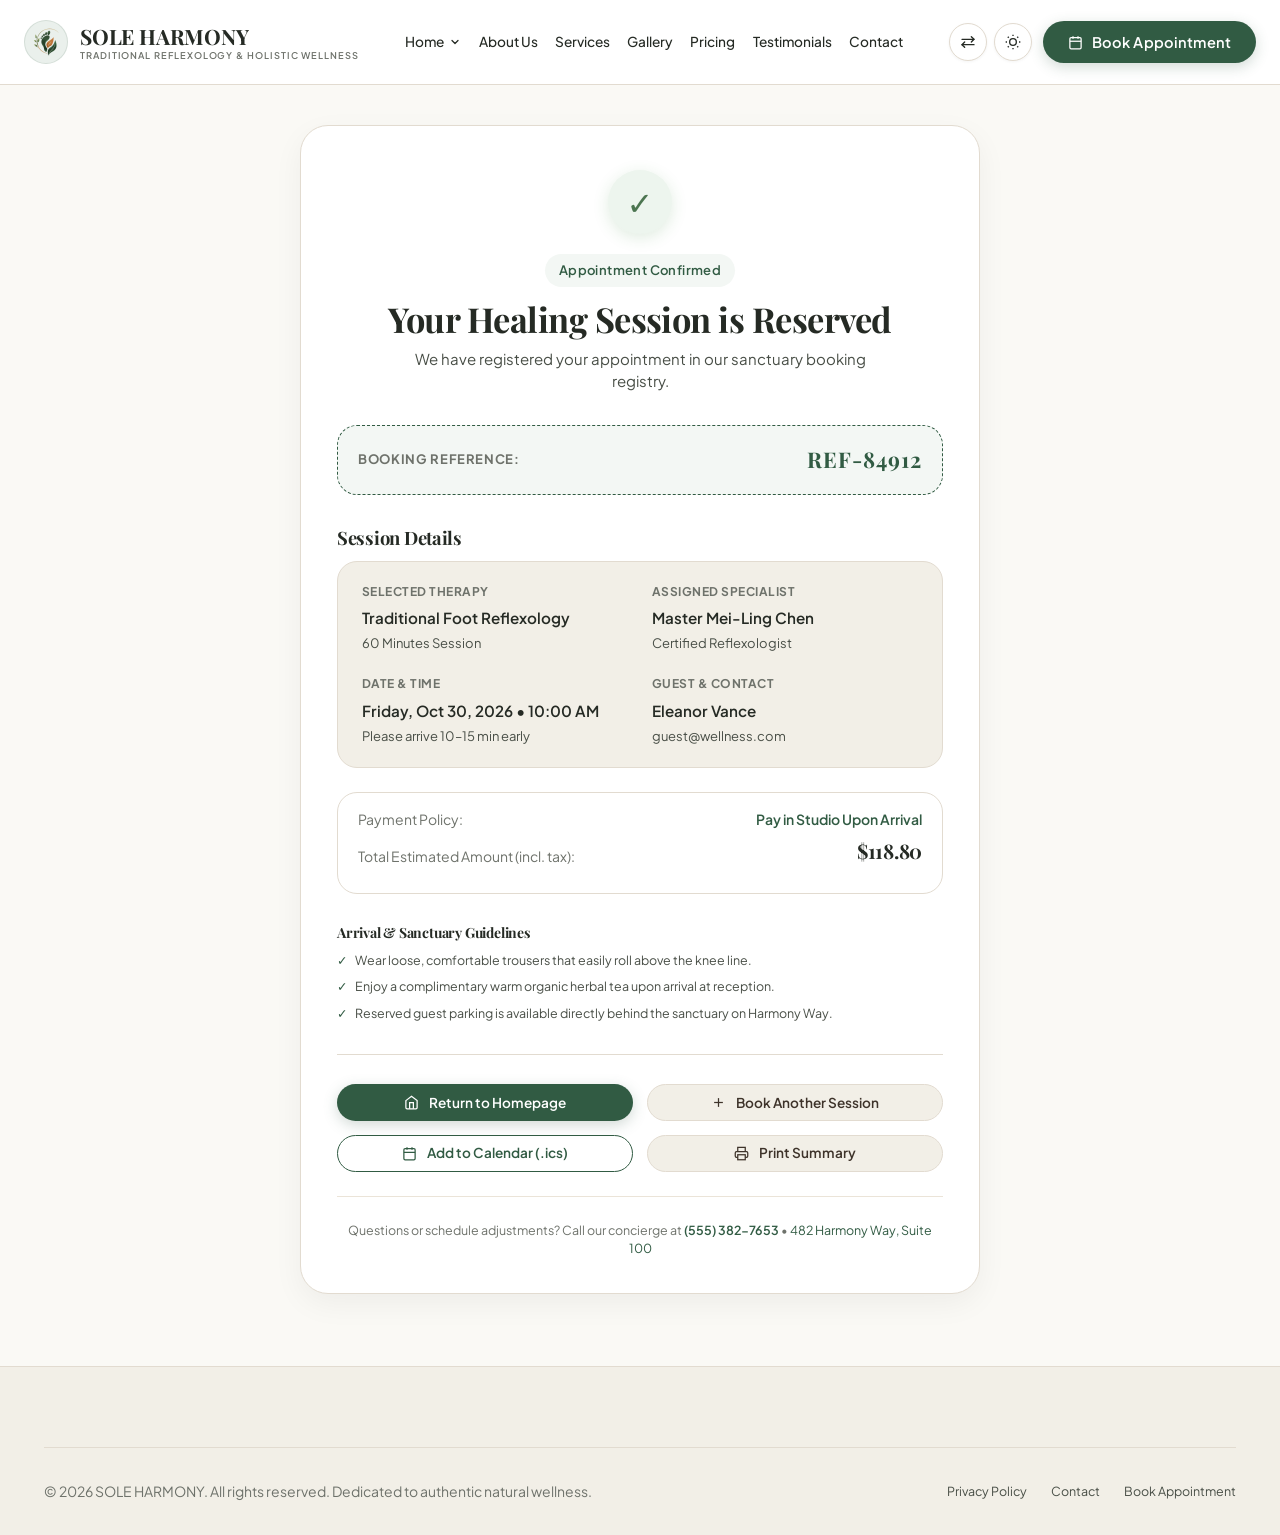
<file: booking-confirmation.html>
<!DOCTYPE html>
<html lang="en" dir="ltr" data-theme="light">
<head>
  <meta charset="UTF-8">
  <meta name="viewport" content="width=device-width, initial-scale=1.0">
  <title>Booking Confirmed | SOLE HARMONY</title>
  <meta name="description" content="Your appointment reservation is confirmed. Review your session summary, add to your calendar, and view arrival instructions.">

    <!-- Favicon & Application Icons -->
  <link rel="icon" href="favicon.ico" sizes="any">
  <link rel="icon" type="image/png" sizes="16x16" href="favicon-16x16.png">
  <link rel="icon" type="image/png" sizes="32x32" href="favicon-32x32.png">
  <link rel="apple-touch-icon" sizes="180x180" href="apple-touch-icon.png">
  <link rel="manifest" href="site.webmanifest">
  <meta name="theme-color" content="#203D2C">

  <!-- Stylesheets -->
  <link rel="stylesheet" href="css/bootstrap.min.css">
  <link rel="stylesheet" href="css/tailwind.css">
  <link rel="stylesheet" href="css/variables.css">
  <link rel="stylesheet" href="css/global.css">
  <link rel="stylesheet" href="css/typography.css">
  <link rel="stylesheet" href="css/components.css">
  <link rel="stylesheet" href="css/header-footer.css">
  <link rel="stylesheet" href="css/booking.css">
  <link rel="stylesheet" href="css/responsive.css">
  <link rel="stylesheet" href="css/themes.css">
  <link rel="stylesheet" href="css/rtl.css">
</head>
<body>

  <a href="#main-content" class="skip-link">Skip to main content</a>


  <!-- Header -->
  <header class="site-header">
    <div class="container-custom header-inner">
            <!-- Logo -->
      <a href="index.html" class="site-logo" aria-label="Sole Harmony — Reflexology &amp; Foot Wellness">
        <div class="logo-icon">
          <img src="assets/icons/sole-harmony-symbol.png" alt="Sole Harmony — Reflexology &amp; Foot Wellness" class="logo-symbol-light">
          <img src="assets/icons/sole-harmony-symbol-dark.png" alt="Sole Harmony — Reflexology &amp; Foot Wellness" class="logo-symbol-dark">
        </div>
        <div class="logo-text-wrap">
          <span class="logo-title" data-config="brandName">SOLE HARMONY</span>
          <span class="logo-subtitle" data-config="brandSubtitle">Traditional Reflexology &amp; Holistic Wellness</span>
        </div>
      </a>

      <nav class="nav-menu-desktop" aria-label="Main Navigation">
        <div class="nav-dropdown home-nav-dropdown">
          <a href="index.html" class="nav-link-custom" data-i18n="nav_home" aria-haspopup="true" aria-expanded="false">
            <span>Home</span>
            <svg class="nav-chevron" width="12" height="12" viewBox="0 0 24 24" fill="none" stroke="currentColor" stroke-width="2.5" stroke-linecap="round" stroke-linejoin="round"><polyline points="6 9 12 15 18 9"></polyline></svg>
          </a>
          <div class="home-dropdown-menu" role="menu">
            <a href="index.html" class="home-menu-card" role="menuitem">
              <div class="home-menu-icon" aria-hidden="true">
                <svg width="22" height="22" viewBox="0 0 24 24" fill="none" stroke="currentColor" stroke-width="2" stroke-linecap="round" stroke-linejoin="round">
                  <path d="M11 20A7 7 0 0 1 9.8 6.1C15.5 5 17 4.48 19 2c1 2 2 4.18 2 8 0 5.5-4.78 10-10 10Z"></path>
                  <path d="M2 21c0-3 1.85-5.36 5.08-6C9.5 14.52 12 13 13 12"></path>
                </svg>
              </div>
              <div class="home-menu-info">
                <span class="home-menu-title" data-i18n="nav_home_1">Home 1 — Serenity</span>
                <span class="home-menu-desc" data-i18n="nav_home_1_desc">A calming, traditional reflexology experience</span>
              </div>
            </a>
            <a href="home-2.html" class="home-menu-card" role="menuitem">
              <div class="home-menu-icon" aria-hidden="true">
                <svg width="22" height="22" viewBox="0 0 24 24" fill="none" stroke="currentColor" stroke-width="2" stroke-linecap="round" stroke-linejoin="round">
                  <path d="M4 16v-2.38C4 11.5 7 11 9 11s5 .5 5 2.62V16c0 1.66-1.34 3-3 3H7c-1.66 0-3-1.34-3-3Z"></path>
                  <path d="M20 20v-1.5c0-1.5-2-2-3.5-2s-3.5.5-3.5 2V20c0 1.1.9 2 2 2h3c1.1 0 2-.9 2-2Z"></path>
                  <circle cx="6" cy="7" r="1.5"></circle>
                  <circle cx="10" cy="5.5" r="1.5"></circle>
                  <circle cx="14" cy="6.5" r="1.5"></circle>
                </svg>
              </div>
              <div class="home-menu-info">
                <span class="home-menu-title" data-i18n="nav_home_2">Home 2 — Wellness</span>
                <span class="home-menu-desc" data-i18n="nav_home_2_desc">Discover treatments, benefits, and personalized care</span>
              </div>
            </a>
          </div>
        </div>
        <a href="about.html" class="nav-link-custom" data-i18n="nav_about">About Us</a>
        <a href="services.html" class="nav-link-custom" data-i18n="nav_services">Services</a>
        <a href="gallery.html" class="nav-link-custom" data-i18n="nav_gallery">Gallery</a>
        <a href="pricing.html" class="nav-link-custom" data-i18n="nav_pricing">Pricing</a>
        <a href="testimonials.html" class="nav-link-custom" data-i18n="nav_testimonials">Testimonials</a>
        <a href="contact.html" class="nav-link-custom" data-i18n="nav_contact">Contact</a>
      </nav>

      <div class="header-actions">
        <!-- Theme & Direction Controls -->
        <div class="header-mode-controls">
          <button type="button" class="btn-header-icon btn-dir-toggle" title="Switch Layout Direction" aria-label="Switch Layout Direction">
            <svg class="icon-dir-svg" width="16" height="16" viewBox="0 0 24 24" fill="none" stroke="currentColor" stroke-width="2" stroke-linecap="round" stroke-linejoin="round">
              <path d="M17 4l4 4-4 4"></path>
              <path d="M21 8H3"></path>
              <path d="M7 20l-4-4 4-4"></path>
              <path d="M3 16h18"></path>
            </svg>
          </button>
          <button type="button" class="btn-header-icon btn-theme-toggle" title="Toggle Dark Mode" aria-label="Toggle Dark Mode">
            <svg class="icon-sun-svg" width="16" height="16" viewBox="0 0 24 24" fill="none" stroke="currentColor" stroke-width="2"><circle cx="12" cy="12" r="5"></circle><line x1="12" y1="1" x2="12" y2="3"></line><line x1="12" y1="21" x2="12" y2="23"></line><line x1="4.22" y1="4.22" x2="5.64" y2="5.64"></line><line x1="18.36" y1="18.36" x2="19.78" y2="19.78"></line><line x1="1" y1="12" x2="3" y2="12"></line><line x1="21" y1="12" x2="23" y2="12"></line><line x1="4.22" y1="19.78" x2="5.64" y2="18.36"></line><line x1="18.36" y1="5.64" x2="19.78" y2="4.22"></line></svg>
            <svg class="icon-moon-svg" width="16" height="16" viewBox="0 0 24 24" fill="none" stroke="currentColor" stroke-width="2"><path d="M21 12.79A9 9 0 1 1 11.21 3 7 7 0 0 0 21 12.79z"></path></svg>
          </button>
        </div>

        <a href="booking.html" class="btn-wellness btn-primary-custom btn-sm header-book-btn">
          <svg width="15" height="15" viewBox="0 0 24 24" fill="none" stroke="currentColor" stroke-width="2"><rect x="3" y="4" width="18" height="18" rx="2" ry="2"></rect><line x1="16" y1="2" x2="16" y2="6"></line><line x1="8" y1="2" x2="8" y2="6"></line><line x1="3" y1="10" x2="21" y2="10"></line></svg>
          <span class="header-book-text" data-i18n="nav_book">Book Appointment</span>
        </a>

        <button type="button" class="mobile-nav-toggle" aria-label="Open mobile menu">
          <svg width="22" height="22" viewBox="0 0 24 24" fill="none" stroke="currentColor" stroke-width="2"><line x1="3" y1="12" x2="21" y2="12"></line><line x1="3" y1="6" x2="21" y2="6"></line><line x1="3" y1="18" x2="21" y2="18"></line></svg>
        </button>
      </div>
    </div>
  </header>

  <!-- Mobile Drawer -->
  <div class="mobile-drawer-backdrop" id="mobile-drawer-backdrop">
    <div class="mobile-drawer">
      <div class="mobile-drawer-header">
                <div class="flex items-center gap-2">
          <div class="logo-icon w-8 h-8">
            <img src="assets/icons/sole-harmony-symbol.png" alt="Sole Harmony" class="logo-symbol-light">
            <img src="assets/icons/sole-harmony-symbol-dark.png" alt="Sole Harmony" class="logo-symbol-dark">
          </div>
          <span class="font-heading font-bold text-main" style="font-size: 1.15rem;" data-config="brandName">SOLE HARMONY</span>
        </div>
        <button type="button" class="mobile-drawer-close" aria-label="Close menu">&times;</button>
      </div>

      <div class="mobile-nav-links mb-6">
        <div class="mobile-nav-heading">Home Variations</div>
        <a href="index.html" class="mobile-home-card">
          <div class="mobile-home-icon">
            <svg width="18" height="18" viewBox="0 0 24 24" fill="none" stroke="currentColor" stroke-width="2" stroke-linecap="round" stroke-linejoin="round">
              <path d="M11 20A7 7 0 0 1 9.8 6.1C15.5 5 17 4.48 19 2c1 2 2 4.18 2 8 0 5.5-4.78 10-10 10Z"></path>
              <path d="M2 21c0-3 1.85-5.36 5.08-6C9.5 14.52 12 13 13 12"></path>
            </svg>
          </div>
          <div class="mobile-home-info">
            <span class="mobile-home-title" data-i18n="nav_home_1">Home 1 — Serenity</span>
            <span class="mobile-home-desc" data-i18n="nav_home_1_desc">A calming, traditional reflexology experience</span>
          </div>
        </a>
        <a href="home-2.html" class="mobile-home-card">
          <div class="mobile-home-icon">
            <svg width="18" height="18" viewBox="0 0 24 24" fill="none" stroke="currentColor" stroke-width="2" stroke-linecap="round" stroke-linejoin="round">
              <path d="M4 16v-2.38C4 11.5 7 11 9 11s5 .5 5 2.62V16c0 1.66-1.34 3-3 3H7c-1.66 0-3-1.34-3-3Z"></path>
              <path d="M20 20v-1.5c0-1.5-2-2-3.5-2s-3.5.5-3.5 2V20c0 1.1.9 2 2 2h3c1.1 0 2-.9 2-2Z"></path>
              <circle cx="6" cy="7" r="1.5"></circle>
              <circle cx="10" cy="5.5" r="1.5"></circle>
              <circle cx="14" cy="6.5" r="1.5"></circle>
            </svg>
          </div>
          <div class="mobile-home-info">
            <span class="mobile-home-title" data-i18n="nav_home_2">Home 2 — Wellness</span>
            <span class="mobile-home-desc" data-i18n="nav_home_2_desc">Discover treatments, benefits, and personalized care</span>
          </div>
        </a>
        <div class="mobile-nav-divider"></div>
        <a href="about.html" class="mobile-nav-item" data-i18n="nav_about">About Studio</a>
        <a href="services.html" class="mobile-nav-item" data-i18n="nav_services">Services & Rituals</a>
        <a href="gallery.html" class="mobile-nav-item">Sanctuary Gallery</a>
        <a href="pricing.html" class="mobile-nav-item" data-i18n="nav_pricing">Pricing Menu</a>
        <a href="testimonials.html" class="mobile-nav-item" data-i18n="nav_testimonials">Testimonials &amp; Reviews</a>
        <a href="contact.html" class="mobile-nav-item" data-i18n="nav_contact">Contact & Location</a>
      </div>

      <div class="mt-auto pt-4 border-t" style="border-color: var(--border-color);">
        <a href="booking.html" class="btn-wellness btn-primary-custom w-full" data-i18n="nav_book">
          Book Appointment
        </a>
      </div>
    </div>
  </div>

  <main id="main-content" class="confirmation-page-main">
    <div class="confirmation-container">
      
      <div class="confirmation-card">
        <!-- Success Check & Header -->
        <div class="text-center">
          <div class="confirmation-icon-wrap" aria-hidden="true">✓</div>
          <span class="confirmation-badge" data-i18n="badge_confirmed">Appointment Confirmed</span>
          <h1 class="confirmation-title" data-i18n="conf_title">Your Healing Session is Reserved</h1>
          <p class="confirmation-subtitle" data-i18n="conf_subtitle">
            We have confirmed your appointment and registered it in our sanctuary booking registry.
          </p>
        </div>

        <!-- Booking Reference Row -->
        <div class="confirmation-ref-box">
          <span class="confirmation-ref-label" data-i18n="conf_ref">Booking Reference:</span>
          <span class="confirmation-ref-code" id="conf-ref-id">REF-84912</span>
        </div>

        <!-- Session Details Heading & Meta Grid -->
        <h2 class="confirmation-section-heading">Session Details</h2>
        <div class="appointment-meta-grid">
          <div class="appointment-meta-item">
            <span class="meta-label">Selected Therapy</span>
            <strong class="meta-val" id="conf-service-name">Traditional Foot Reflexology</strong>
            <span class="meta-sub" id="conf-duration">60 Minutes Session</span>
          </div>

          <div class="appointment-meta-item">
            <span class="meta-label">Assigned Specialist</span>
            <strong class="meta-val" id="conf-therapist-name">Master Mei-Ling Chen</strong>
            <span class="meta-sub">Certified Reflexologist</span>
          </div>

          <div class="appointment-meta-item">
            <span class="meta-label">Date & Time</span>
            <strong class="meta-val" id="conf-datetime">Friday, Oct 30, 2026 • 10:00 AM</strong>
            <span class="meta-sub">Please arrive 10–15 min early</span>
          </div>

          <div class="appointment-meta-item">
            <span class="meta-label">Guest & Contact</span>
            <strong class="meta-val" id="conf-guest-name">Eleanor Vance</strong>
            <span class="meta-sub" id="conf-guest-email">guest@wellness.com</span>
          </div>
        </div>

        <!-- Transparent Studio Payment Summary -->
        <div class="confirmation-pricing-card">
          <div class="flex items-center justify-between text-sm mb-1.5">
            <span class="text-muted-custom">Payment Policy:</span>
            <strong class="text-primary-custom font-semibold">Pay in Studio Upon Arrival</strong>
          </div>
          <div class="flex items-center justify-between text-sm">
            <span class="text-muted-custom">Total Estimated Amount (incl. tax):</span>
            <strong class="text-main font-heading text-xl" id="conf-total-price">$118.80</strong>
          </div>
        </div>

        <!-- Arrival & Sanctuary Guidelines -->
        <div class="confirmation-guidelines">
          <h3 class="font-heading text-sm font-bold mb-2 text-main">Arrival & Sanctuary Guidelines</h3>
          <ul class="flex flex-col gap-2 text-xs text-secondary pl-0 mb-0 list-none">
            <li class="flex items-start gap-2">
              <span class="text-primary-custom font-bold">✓</span>
              <span>Wear loose, comfortable trousers that easily roll above the knee line.</span>
            </li>
            <li class="flex items-start gap-2">
              <span class="text-primary-custom font-bold">✓</span>
              <span>Enjoy a complimentary warm organic herbal tea upon arrival at reception.</span>
            </li>
            <li class="flex items-start gap-2">
              <span class="text-primary-custom font-bold">✓</span>
              <span>Reserved guest parking is available directly behind the sanctuary on Harmony Way.</span>
            </li>
          </ul>
        </div>

        <!-- Action Buttons -->
        <div class="confirmation-actions">
          <a href="index.html" class="btn-wellness btn-primary-custom btn-sm">
            <svg width="15" height="15" viewBox="0 0 24 24" fill="none" stroke="currentColor" stroke-width="2"><path d="M3 9l9-7 9 7v11a2 2 0 0 1-2 2H5a2 2 0 0 1-2-2z"></path><polyline points="9 22 9 12 15 12 15 22"></polyline></svg>
            <span>Return to Homepage</span>
          </a>

          <a href="booking.html" class="btn-wellness btn-secondary-custom btn-sm">
            <svg width="15" height="15" viewBox="0 0 24 24" fill="none" stroke="currentColor" stroke-width="2"><line x1="12" y1="5" x2="12" y2="19"></line><line x1="5" y1="12" x2="19" y2="12"></line></svg>
            <span>Book Another Session</span>
          </a>

          <button type="button" id="add-to-cal-btn" class="btn-wellness btn-outline-custom btn-sm">
            <svg width="15" height="15" viewBox="0 0 24 24" fill="none" stroke="currentColor" stroke-width="2"><rect x="3" y="4" width="18" height="18" rx="2" ry="2"></rect><line x1="16" y1="2" x2="16" y2="6"></line><line x1="8" y1="2" x2="8" y2="6"></line><line x1="3" y1="10" x2="21" y2="10"></line></svg>
            <span data-i18n="btn_add_cal">Add to Calendar (.ics)</span>
          </button>

          <button type="button" onclick="window.print()" class="btn-wellness btn-secondary-custom btn-sm">
            <svg width="15" height="15" viewBox="0 0 24 24" fill="none" stroke="currentColor" stroke-width="2"><polyline points="6 9 6 2 18 2 18 9"></polyline><path d="M6 18H4a2 2 0 0 1-2-2v-5a2 2 0 0 1 2-2h16a2 2 0 0 1 2 2v5a2 2 0 0 1-2 2h-2"></path><rect x="6" y="14" width="12" height="8"></rect></svg>
            <span data-i18n="btn_print">Print Summary</span>
          </button>
        </div>

        <div class="mt-6 pt-4 border-t text-center text-xs text-muted-custom" style="border-color: var(--border-color-light);">
          Questions or schedule adjustments? Call our concierge at <a href="tel:+15553827653" class="text-primary-custom font-semibold">(555) 382-7653</a> • <a href="contact.html" class="text-primary-custom hover:underline">482 Harmony Way, Suite 100</a>
        </div>

      </div>

    </div>
  </main>

  <!-- Site Footer -->
  <footer class="site-footer">
    <div class="container-custom">
            <!-- Footer Bottom -->
      <div class="footer-bottom">
        <div>
          © <span class="current-year">2026</span> <span data-config="brandName">SOLE HARMONY</span>. <span data-i18n="footer_rights">All rights reserved. Dedicated to authentic natural wellness.</span>
        </div>
        <div class="flex items-center gap-4 text-xs">
          <a href="about.html" class="text-secondary" data-i18n="footer_privacy">Privacy Policy</a>
          <a href="contact.html" class="text-secondary" data-i18n="nav_contact">Contact</a>
          <a href="booking.html" class="text-secondary" data-i18n="nav_book">Book Appointment</a>
        </div>
      </div>
    </div>
    </div>
  </footer>

  <!-- Scripts -->
  <script src="js/config.js"></script>
  <script src="js/translations.js"></script>
  <script src="js/notifications.js"></script>
  <script src="js/theme.js"></script>
  <script src="js/language.js"></script>
  <script src="js/navigation.js"></script>
  <script src="js/main.js"></script>

  <script>
    document.addEventListener('DOMContentLoaded', () => {
      // 1. Retrieve booking record from localStorage and URL parameters
      const urlParams = new URLSearchParams(window.location.search);
      const refParam = urlParams.get('ref');

      let booking = null;

      // First check wellness_latest_booking
      try {
        const rawLatest = localStorage.getItem('wellness_latest_booking');
        if (rawLatest) {
          const parsed = JSON.parse(rawLatest);
          if (!refParam || parsed.referenceId === refParam || parsed.id === refParam) {
            booking = parsed;
          }
        }
      } catch (e) {
        console.warn('Error reading wellness_latest_booking', e);
      }

      // If not matched or null, check persistent bookings list
      if (!booking) {
        try {
          const rawList = localStorage.getItem('wellness_studio_bookings');
          if (rawList) {
            const list = JSON.parse(rawList);
            if (Array.isArray(list) && list.length > 0) {
              if (refParam) {
                booking = list.find(b => b.referenceId === refParam || b.id === refParam) || list[list.length - 1];
              } else {
                booking = list[list.length - 1];
              }
            }
          }
        } catch (e) {
          console.warn('Error reading wellness_studio_bookings', e);
        }
      }

      // 2. Populate booking details into DOM
      if (booking) {
        const refId = booking.referenceId || booking.id || refParam || 'REF-84912';
        const serviceName = booking.serviceName || 'Traditional Foot Reflexology';
        const duration = booking.duration || booking.durationMinutes || 60;
        const therapist = booking.therapistName || 'Master Mei-Ling Chen';
        const timeSlot = booking.timeSlot || booking.time || '10:00 AM';

        // Format Date
        let dateDisplay = booking.dateFormatted;
        if (!dateDisplay && booking.date) {
          const parts = booking.date.split('-');
          if (parts.length === 3) {
            const d = new Date(parseInt(parts[0], 10), parseInt(parts[1], 10) - 1, parseInt(parts[2], 10));
            dateDisplay = d.toLocaleDateString('en-US', { weekday: 'long', month: 'short', day: 'numeric', year: 'numeric' });
          } else {
            dateDisplay = booking.date;
          }
        }
        if (!dateDisplay) dateDisplay = 'Upcoming Sanctuary Reservation';

        // Guest info
        const guestName = booking.guestName || (booking.client && booking.client.name) || 'Valued Guest';
        const guestEmail = booking.guestEmail || (booking.client && booking.client.email) || 'guest@wellness.com';
        const guestPhone = booking.guestPhone || (booking.client && booking.client.phone) || '';

        // Price
        let totalPrice = booking.totalWithTax || booking.totalPrice;
        if (totalPrice !== undefined && totalPrice !== null) {
          const numPrice = Number(totalPrice);
          totalPrice = !isNaN(numPrice) ? `$${numPrice.toFixed(2)}` : `$${totalPrice}`;
        } else {
          totalPrice = '$118.80';
        }

        const refEl = document.getElementById('conf-ref-id');
        if (refEl) refEl.textContent = refId;

        const srvEl = document.getElementById('conf-service-name');
        if (srvEl) srvEl.textContent = serviceName;

        const durEl = document.getElementById('conf-duration');
        if (durEl) durEl.textContent = `${duration} Minutes Comprehensive Session`;

        const thEl = document.getElementById('conf-therapist-name');
        if (thEl) thEl.textContent = therapist;

        const dtEl = document.getElementById('conf-datetime');
        if (dtEl) dtEl.textContent = `${dateDisplay} • ${timeSlot}`;

        const gNameEl = document.getElementById('conf-guest-name');
        if (gNameEl) gNameEl.textContent = guestName;

        const gContactEl = document.getElementById('conf-guest-email');
        if (gContactEl) {
          gContactEl.textContent = guestPhone ? `${guestEmail} • ${guestPhone}` : guestEmail;
        }

        const priceEl = document.getElementById('conf-total-price');
        if (priceEl) priceEl.textContent = totalPrice;
      }

      // 3. Add to Calendar (.ics download)
      const calBtn = document.getElementById('add-to-cal-btn');
      if (calBtn) {
        calBtn.addEventListener('click', () => {
          const b = booking || {
            referenceId: 'REF-84912',
            serviceName: 'Traditional Foot Reflexology',
            date: new Date().toISOString().split('T')[0],
            timeSlot: '10:00 AM',
            duration: 60
          };
          const refCode = b.referenceId || b.id || 'Session';
          const sName = b.serviceName || 'Integrative Foot Reflexology';
          const dStr = (b.date || new Date().toISOString().split('T')[0]).replace(/-/g, '');
          const icsContent = [
            'BEGIN:VCALENDAR',
            'VERSION:2.0',
            'PRODID:-//Sole Harmony//Sanctuary Scheduler//EN',
            'BEGIN:VEVENT',
            `SUMMARY:${sName} at Sole Harmony`,
            'DESCRIPTION:Your restorative holistic reflexology appointment at Sole Harmony sanctuary.',
            'LOCATION:482 Harmony Way, Suite 100, San Francisco, CA 94102',
            `DTSTART:${dStr}T100000Z`,
            `DTEND:${dStr}T110000Z`,
            'STATUS:CONFIRMED',
            'END:VEVENT',
            'END:VCALENDAR'
          ].join('\r\n');

          const blob = new Blob([icsContent], { type: 'text/calendar;charset=utf-8' });
          const link = document.createElement('a');
          link.href = window.URL.createObjectURL(blob);
          link.setAttribute('download', `Sole_Harmony_Appointment_${refCode}.ics`);
          document.body.appendChild(link);
          link.click();
          link.remove();
        });
      }
    });  </script>
</body>
</html>
</file>
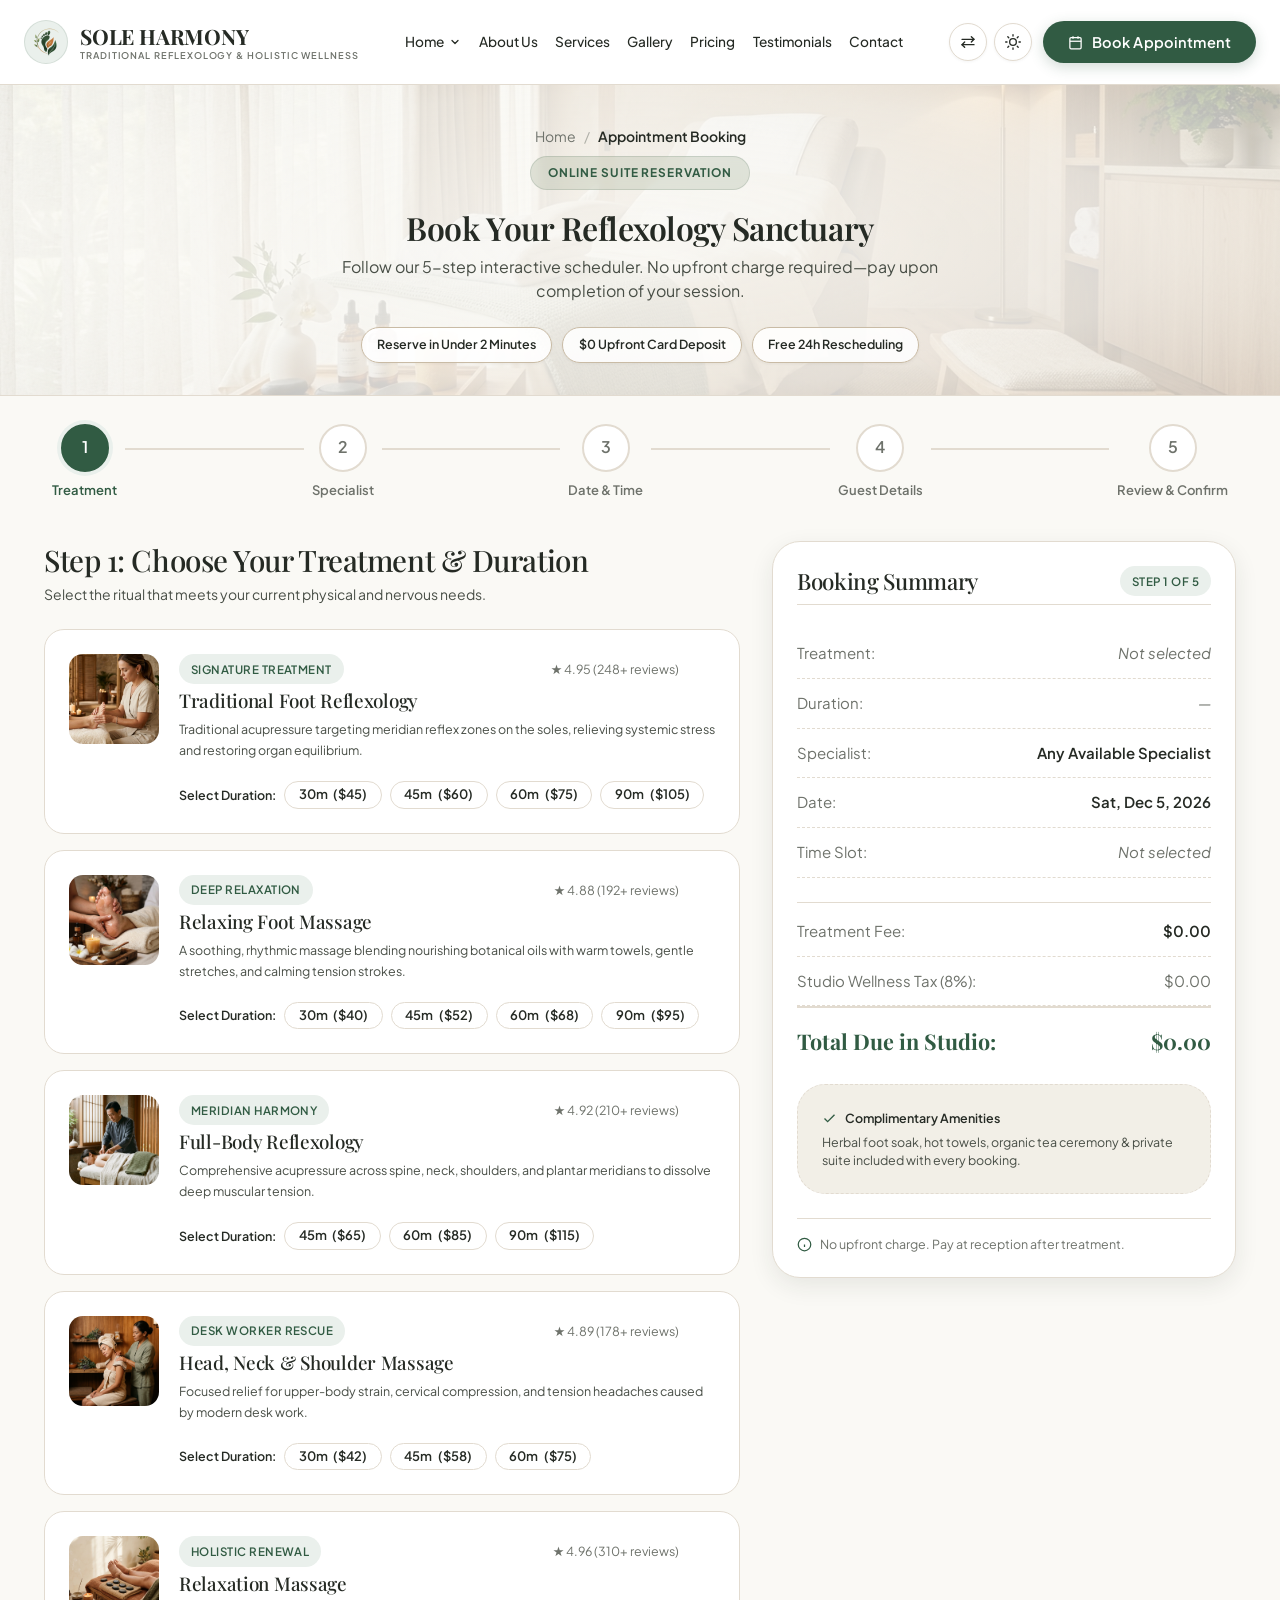
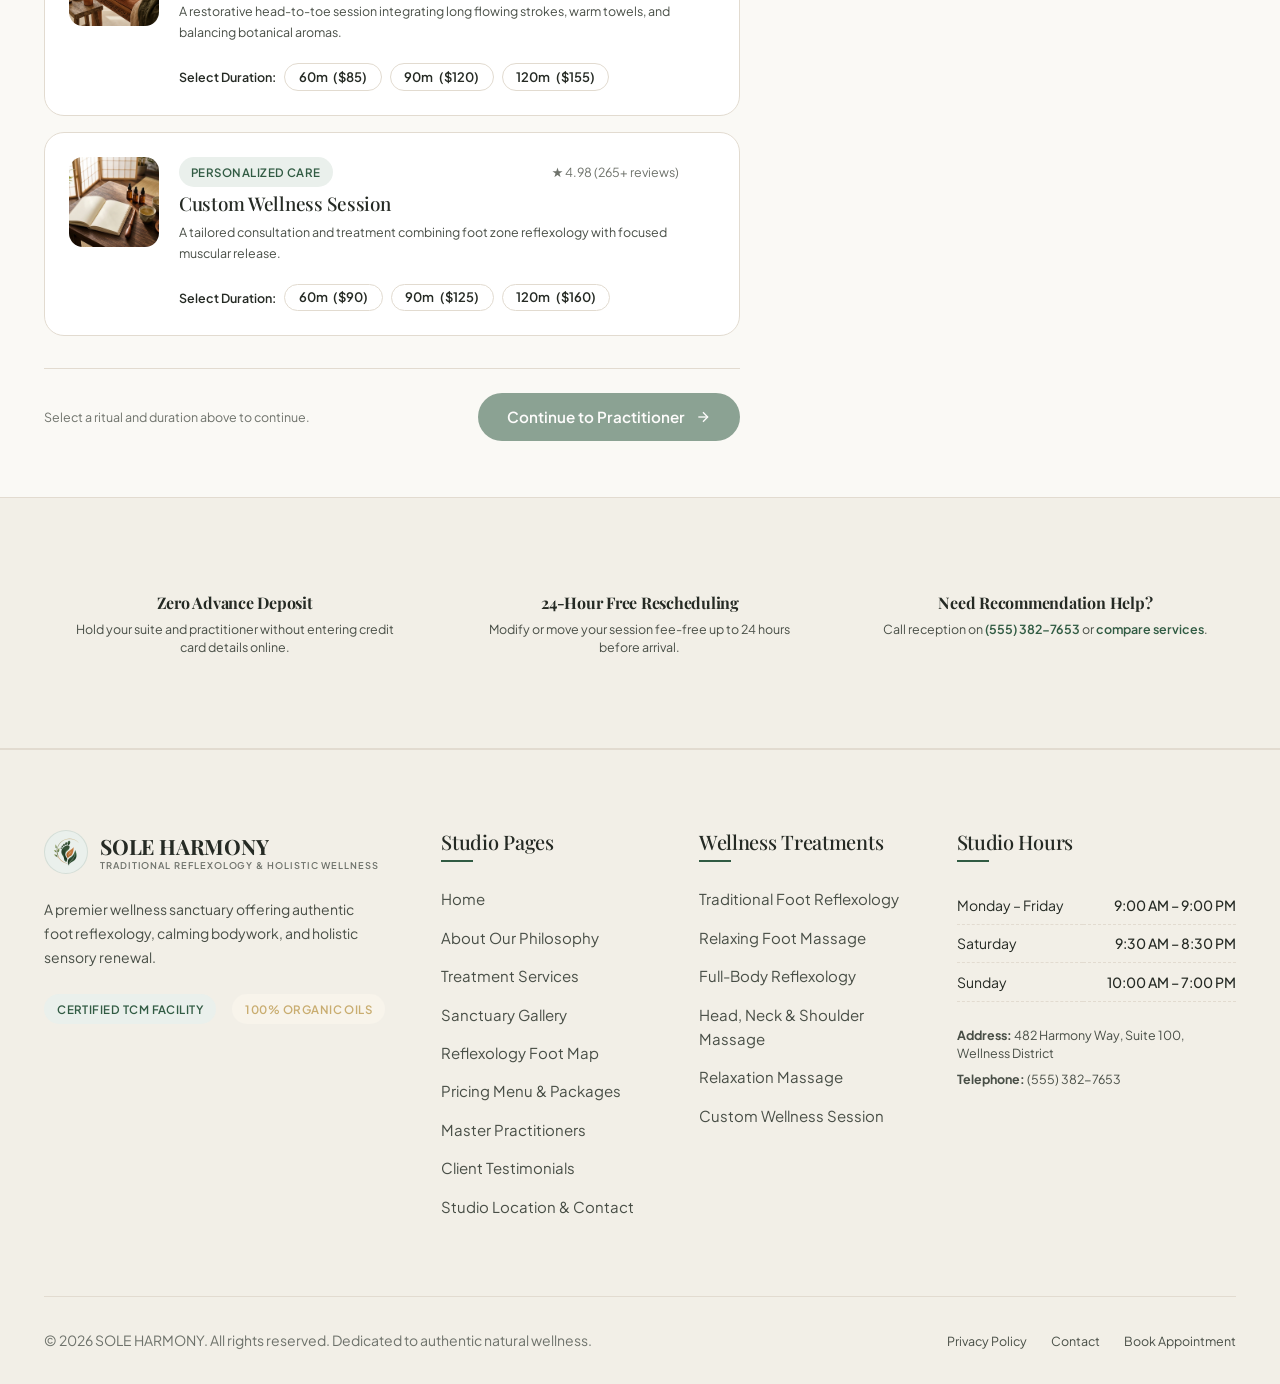
<file: booking.html>
<!DOCTYPE html>
<html lang="en" dir="ltr" data-theme="light">
<head>
  <meta charset="UTF-8">
  <meta name="viewport" content="width=device-width, initial-scale=1.0">
  <title>Reserve an Appointment | SOLE HARMONY</title>
  <meta name="description" content="Select your reflexology treatment, choose your preferred master practitioner, pick your date and time slot, and reserve with zero upfront card requirement.">

    <!-- Favicon & Application Icons -->
  <link rel="icon" href="favicon.ico" sizes="any">
  <link rel="icon" type="image/png" sizes="16x16" href="favicon-16x16.png">
  <link rel="icon" type="image/png" sizes="32x32" href="favicon-32x32.png">
  <link rel="apple-touch-icon" sizes="180x180" href="apple-touch-icon.png">
  <link rel="manifest" href="site.webmanifest">
  <meta name="theme-color" content="#203D2C">

  <!-- Stylesheets -->
  <link rel="stylesheet" href="css/bootstrap.min.css">
  <link rel="stylesheet" href="css/tailwind.css">
  <link rel="stylesheet" href="css/variables.css">
  <link rel="stylesheet" href="css/global.css">
  <link rel="stylesheet" href="css/typography.css">
  <link rel="stylesheet" href="css/components.css">
  <link rel="stylesheet" href="css/header-footer.css">
  <link rel="stylesheet" href="css/booking.css">
  <link rel="stylesheet" href="css/forms.css">
  <link rel="stylesheet" href="css/responsive.css">
  <link rel="stylesheet" href="css/themes.css">
  <link rel="stylesheet" href="css/rtl.css">
</head>
<body>

  <a href="#main-content" class="skip-link">Skip to main content</a>


  <!-- Header -->
  <header class="site-header">
    <div class="container-custom header-inner">
            <!-- Logo -->
      <a href="index.html" class="site-logo" aria-label="Sole Harmony — Reflexology &amp; Foot Wellness">
        <div class="logo-icon">
          <img src="assets/icons/sole-harmony-symbol.png" alt="Sole Harmony — Reflexology &amp; Foot Wellness" class="logo-symbol-light">
          <img src="assets/icons/sole-harmony-symbol-dark.png" alt="Sole Harmony — Reflexology &amp; Foot Wellness" class="logo-symbol-dark">
        </div>
        <div class="logo-text-wrap">
          <span class="logo-title" data-config="brandName">SOLE HARMONY</span>
          <span class="logo-subtitle" data-config="brandSubtitle">Traditional Reflexology &amp; Holistic Wellness</span>
        </div>
      </a>

      <nav class="nav-menu-desktop" aria-label="Main Navigation">
        <div class="nav-dropdown home-nav-dropdown">
          <a href="index.html" class="nav-link-custom" data-i18n="nav_home" aria-haspopup="true" aria-expanded="false">
            <span>Home</span>
            <svg class="nav-chevron" width="12" height="12" viewBox="0 0 24 24" fill="none" stroke="currentColor" stroke-width="2.5" stroke-linecap="round" stroke-linejoin="round"><polyline points="6 9 12 15 18 9"></polyline></svg>
          </a>
          <div class="home-dropdown-menu" role="menu">
            <a href="index.html" class="home-menu-card" role="menuitem">
              <div class="home-menu-icon" aria-hidden="true">
                <svg width="22" height="22" viewBox="0 0 24 24" fill="none" stroke="currentColor" stroke-width="2" stroke-linecap="round" stroke-linejoin="round">
                  <path d="M11 20A7 7 0 0 1 9.8 6.1C15.5 5 17 4.48 19 2c1 2 2 4.18 2 8 0 5.5-4.78 10-10 10Z"></path>
                  <path d="M2 21c0-3 1.85-5.36 5.08-6C9.5 14.52 12 13 13 12"></path>
                </svg>
              </div>
              <div class="home-menu-info">
                <span class="home-menu-title" data-i18n="nav_home_1">Home 1 — Serenity</span>
                <span class="home-menu-desc" data-i18n="nav_home_1_desc">A calming, traditional reflexology experience</span>
              </div>
            </a>
            <a href="home-2.html" class="home-menu-card" role="menuitem">
              <div class="home-menu-icon" aria-hidden="true">
                <svg width="22" height="22" viewBox="0 0 24 24" fill="none" stroke="currentColor" stroke-width="2" stroke-linecap="round" stroke-linejoin="round">
                  <path d="M4 16v-2.38C4 11.5 7 11 9 11s5 .5 5 2.62V16c0 1.66-1.34 3-3 3H7c-1.66 0-3-1.34-3-3Z"></path>
                  <path d="M20 20v-1.5c0-1.5-2-2-3.5-2s-3.5.5-3.5 2V20c0 1.1.9 2 2 2h3c1.1 0 2-.9 2-2Z"></path>
                  <circle cx="6" cy="7" r="1.5"></circle>
                  <circle cx="10" cy="5.5" r="1.5"></circle>
                  <circle cx="14" cy="6.5" r="1.5"></circle>
                </svg>
              </div>
              <div class="home-menu-info">
                <span class="home-menu-title" data-i18n="nav_home_2">Home 2 — Wellness</span>
                <span class="home-menu-desc" data-i18n="nav_home_2_desc">Discover treatments, benefits, and personalized care</span>
              </div>
            </a>
          </div>
        </div>

        <a href="about.html" class="nav-link-custom">About Us</a>
        <a href="services.html" class="nav-link-custom">Services</a>
        <a href="gallery.html" class="nav-link-custom" data-i18n="nav_gallery">Gallery</a>
        <a href="pricing.html" class="nav-link-custom">Pricing</a>
        <a href="testimonials.html" class="nav-link-custom" data-i18n="nav_testimonials">Testimonials</a>
        <a href="contact.html" class="nav-link-custom">Contact</a>
      </nav>

      <div class="header-actions">

        <!-- Mode & Direction Controls (Compact Pill-Shaped Toggle Buttons) -->
        <div class="header-mode-controls">
          <button type="button" class="btn-header-icon btn-dir-toggle" title="Switch Layout Direction" aria-label="Switch Layout Direction">
            <svg class="icon-dir-svg" width="16" height="16" viewBox="0 0 24 24" fill="none" stroke="currentColor" stroke-width="2" stroke-linecap="round" stroke-linejoin="round">
              <path d="M17 4l4 4-4 4"></path>
              <path d="M21 8H3"></path>
              <path d="M7 20l-4-4 4-4"></path>
              <path d="M3 16h18"></path>
            </svg>
          </button>
          <button type="button" class="btn-header-icon btn-theme-toggle" title="Toggle Dark Mode" aria-label="Toggle Dark Mode">
            <svg class="icon-sun-svg" width="16" height="16" viewBox="0 0 24 24" fill="none" stroke="currentColor" stroke-width="2" stroke-linecap="round" stroke-linejoin="round">
              <circle cx="12" cy="12" r="5"></circle>
              <line x1="12" y1="1" x2="12" y2="3"></line>
              <line x1="12" y1="21" x2="12" y2="23"></line>
              <line x1="4.22" y1="4.22" x2="5.64" y2="5.64"></line>
              <line x1="18.36" y1="18.36" x2="19.78" y2="19.78"></line>
              <line x1="1" y1="12" x2="3" y2="12"></line>
              <line x1="21" y1="12" x2="23" y2="12"></line>
              <line x1="4.22" y1="19.78" x2="5.64" y2="18.36"></line>
              <line x1="18.36" y1="5.64" x2="19.78" y2="4.22"></line>
            </svg>
            <svg class="icon-moon-svg" width="16" height="16" viewBox="0 0 24 24" fill="none" stroke="currentColor" stroke-width="2" stroke-linecap="round" stroke-linejoin="round">
              <path d="M21 12.79A9 9 0 1 1 11.21 3 7 7 0 0 0 21 12.79z"></path>
            </svg>
          </button>
        </div>

        <a href="booking.html" class="btn-wellness btn-primary-custom btn-sm header-book-btn active" aria-current="page" style="pointer-events:none;">
          <svg width="15" height="15" viewBox="0 0 24 24" fill="none" stroke="currentColor" stroke-width="2"><rect x="3" y="4" width="18" height="18" rx="2" ry="2"></rect><line x1="16" y1="2" x2="16" y2="6"></line><line x1="8" y1="2" x2="8" y2="6"></line><line x1="3" y1="10" x2="21" y2="10"></line></svg>
          <span class="header-book-text" data-i18n="nav_book">Book Appointment</span>
        </a>

        <button type="button" class="mobile-nav-toggle" aria-label="Open mobile menu">
          <svg width="22" height="22" viewBox="0 0 24 24" fill="none" stroke="currentColor" stroke-width="2"><line x1="3" y1="12" x2="21" y2="12"></line><line x1="3" y1="6" x2="21" y2="6"></line><line x1="3" y1="18" x2="21" y2="18"></line></svg>
        </button>
      </div>
    </div>
  </header>

  <!-- Mobile Drawer -->
  <div class="mobile-drawer-backdrop" id="mobile-drawer-backdrop">
    <div class="mobile-drawer">
      <div class="mobile-drawer-header">
                <div class="flex items-center gap-2">
          <div class="logo-icon w-8 h-8">
            <img src="assets/icons/sole-harmony-symbol.png" alt="Sole Harmony" class="logo-symbol-light">
            <img src="assets/icons/sole-harmony-symbol-dark.png" alt="Sole Harmony" class="logo-symbol-dark">
          </div>
          <span class="font-heading font-bold text-main" style="font-size: 1.15rem;" data-config="brandName">SOLE HARMONY</span>
        </div>
        <button type="button" class="mobile-drawer-close" aria-label="Close menu" style="background:none; border:none; font-size:1.75rem; cursor:pointer; color:var(--text-main);">&times;</button>
      </div>

      <div class="mobile-nav-links mb-6">
        <div class="mobile-nav-heading">Home Variations</div>
        <a href="index.html" class="mobile-home-card">
          <div class="mobile-home-icon">
            <svg width="18" height="18" viewBox="0 0 24 24" fill="none" stroke="currentColor" stroke-width="2" stroke-linecap="round" stroke-linejoin="round">
              <path d="M11 20A7 7 0 0 1 9.8 6.1C15.5 5 17 4.48 19 2c1 2 2 4.18 2 8 0 5.5-4.78 10-10 10Z"></path>
              <path d="M2 21c0-3 1.85-5.36 5.08-6C9.5 14.52 12 13 13 12"></path>
            </svg>
          </div>
          <div class="mobile-home-info">
            <span class="mobile-home-title" data-i18n="nav_home_1">Home 1 — Serenity</span>
            <span class="mobile-home-desc" data-i18n="nav_home_1_desc">A calming, traditional reflexology experience</span>
          </div>
        </a>
        <a href="home-2.html" class="mobile-home-card">
          <div class="mobile-home-icon">
            <svg width="18" height="18" viewBox="0 0 24 24" fill="none" stroke="currentColor" stroke-width="2" stroke-linecap="round" stroke-linejoin="round">
              <path d="M4 16v-2.38C4 11.5 7 11 9 11s5 .5 5 2.62V16c0 1.66-1.34 3-3 3H7c-1.66 0-3-1.34-3-3Z"></path>
              <path d="M20 20v-1.5c0-1.5-2-2-3.5-2s-3.5.5-3.5 2V20c0 1.1.9 2 2 2h3c1.1 0 2-.9 2-2Z"></path>
              <circle cx="6" cy="7" r="1.5"></circle>
              <circle cx="10" cy="5.5" r="1.5"></circle>
              <circle cx="14" cy="6.5" r="1.5"></circle>
            </svg>
          </div>
          <div class="mobile-home-info">
            <span class="mobile-home-title" data-i18n="nav_home_2">Home 2 — Wellness</span>
            <span class="mobile-home-desc" data-i18n="nav_home_2_desc">Discover treatments, benefits, and personalized care</span>
          </div>
        </a>
        <div class="mobile-nav-divider"></div>
        <a href="about.html" class="mobile-nav-item">About Studio</a>
        <a href="services.html" class="mobile-nav-item">Services & Rituals</a>
        <a href="gallery.html" class="mobile-nav-item">Sanctuary Gallery</a>
        <a href="pricing.html" class="mobile-nav-item">Pricing & Packages</a>
        <a href="testimonials.html" class="mobile-nav-item" data-i18n="nav_testimonials">Testimonials &amp; Reviews</a>
        <a href="contact.html" class="mobile-nav-item">Contact & Location</a>
      </div>

      <!-- Mobile Theme & Direction Switcher -->
      <div class="mobile-theme-dir-section">
        <span class="dropdown-header-custom" style="padding-left:0; padding-right:0;">Appearance</span>
        <div class="grid grid-cols-2 gap-2 mb-3">
          <button type="button" class="mobile-theme-dir-btn theme-select-btn" data-theme="light">
            <span>☀️ Light</span>
            <span class="check-indicator">✓</span>
          </button>
          <button type="button" class="mobile-theme-dir-btn theme-select-btn" data-theme="dark">
            <span>🌙 Dark</span>
            <span class="check-indicator">✓</span>
          </button>
        </div>
        <span class="dropdown-header-custom" style="padding-left:0; padding-right:0;">Layout Direction</span>
        <div class="grid grid-cols-2 gap-2 mb-3">
          <button type="button" class="mobile-theme-dir-btn dir-select-btn" data-dir="ltr">
            <span>↔️ LTR</span>
            <span class="check-indicator">✓</span>
          </button>
          <button type="button" class="mobile-theme-dir-btn dir-select-btn" data-dir="rtl">
            <span>🔁 RTL</span>
            <span class="check-indicator">✓</span>
          </button>
        </div>
      </div>

      <div class="mt-auto pt-4 border-t" style="border-color: var(--border-color);">
        <a href="booking.html" class="btn-wellness btn-primary-custom w-full">
          Book Appointment
        </a>
      </div>
    </div>
  </div>

  <main id="main-content">
    <!-- Header Banner -->
    <section class="page-header-banner page-header-booking" style="background-image: url('assets/images/hero/booking-hero.jpg');">
      <div class="container-custom">
        <nav class="breadcrumb-wellness" aria-label="Breadcrumb">
          <a href="index.html">Home</a>
          <span class="breadcrumb-separator">/</span>
          <span class="text-main font-semibold">Appointment Booking</span>
        </nav>
        <span class="page-hero-badge">ONLINE SUITE RESERVATION</span>
        <h1 class="font-heading mb-2">Book Your Reflexology Sanctuary</h1>
        <p class="text-secondary max-w-2xl" style="font-size: 1.15rem; line-height: 1.7;">
          Follow our 5-step interactive scheduler. No upfront charge required—pay upon completion of your session.
        </p>
        <div class="hero-context-chips">
          <span class="hero-context-chip">Reserve in Under 2 Minutes</span>
          <span class="hero-context-chip">$0 Upfront Card Deposit</span>
          <span class="hero-context-chip">Free 24h Rescheduling</span>
        </div>
      </div>
    </section>

    <!-- Main Booking Section -->
    <section class="section-py bg-cream booking-page-section">
      <div class="container-custom">
        
        <!-- Multi-Step Progress Indicator -->
        <div class="booking-stepper">
          <div class="stepper-step active" data-step="1">
            <div class="stepper-circle">1</div>
            <span class="stepper-title">Treatment</span>
          </div>

          <div class="stepper-step" data-step="2">
            <div class="stepper-circle">2</div>
            <span class="stepper-title">Specialist</span>
          </div>

          <div class="stepper-step" data-step="3">
            <div class="stepper-circle">3</div>
            <span class="stepper-title">Date & Time</span>
          </div>

          <div class="stepper-step" data-step="4">
            <div class="stepper-circle">4</div>
            <span class="stepper-title">Guest Details</span>
          </div>

          <div class="stepper-step" data-step="5">
            <div class="stepper-circle">5</div>
            <span class="stepper-title">Review & Confirm</span>
          </div>
        </div>

        <!-- Booking Layout (Form & Summary Sidebar) -->
        <div class="booking-layout-grid">
          
          <!-- Steps Form Container -->
          <div class="booking-main-pane">

            <!-- STEP 1: Select Treatment -->
            <div class="booking-step-pane active" id="booking-step-1">
              <div class="mb-4">
                <h3 class="font-heading mb-1 text-main">Step 1: Choose Your Treatment & Duration</h3>
                <p class="text-secondary text-sm">Select the ritual that meets your current physical and nervous needs.</p>
              </div>

              <div id="booking-services-list">
                <!-- Dynamically loaded by booking.js -->
              </div>

              <div class="booking-step-actions">
                <span class="text-xs text-muted-custom" id="step-1-helper-hint">Select a ritual and duration above to continue.</span>
                <button type="button" class="btn-wellness btn-primary-custom booking-next-step-btn" id="step-1-next-btn" disabled>
                  <span>Continue to Practitioner</span>
                  <svg width="16" height="16" viewBox="0 0 24 24" fill="none" stroke="currentColor" stroke-width="2"><line x1="5" y1="12" x2="19" y2="12"></line><polyline points="12 5 19 12 12 19"></polyline></svg>
                </button>
              </div>
            </div>

            <!-- STEP 2: Choose Therapist -->
            <div class="booking-step-pane" id="booking-step-2">
              <div class="mb-4">
                <h3 class="font-heading mb-1 text-main">Step 2: Choose Your Specialist</h3>
                <p class="text-secondary text-sm">Pick a practitioner or select any available to see maximum available times.</p>
              </div>

              <div class="therapist-select-grid" id="booking-therapists-list">
                <!-- Dynamically populated by booking.js -->
              </div>

              <div class="booking-step-actions">
                <button type="button" class="btn-wellness btn-secondary-custom booking-prev-step-btn">
                  Back to Treatments
                </button>
                <button type="button" class="btn-wellness btn-primary-custom booking-next-step-btn" id="step-2-next-btn">
                  Continue to Schedule
                  <svg width="16" height="16" viewBox="0 0 24 24" fill="none" stroke="currentColor" stroke-width="2"><line x1="5" y1="12" x2="19" y2="12"></line><polyline points="12 5 19 12 12 19"></polyline></svg>
                </button>
              </div>
            </div>

            <!-- STEP 3: Choose Date & Time -->
            <div class="booking-step-pane" id="booking-step-3">
              <div class="mb-4">
                <h3 class="font-heading mb-1 text-main">Step 3: Select Date & Time Slot</h3>
                <p class="text-secondary text-sm">Choose your preferred date from our live monthly calendar, then pick an unhurried arrival time.</p>
              </div>

              <label class="form-label-custom mb-2">Select Preferred Date:</label>
              <div class="booking-calendar-wrapper mb-4" id="booking-date-scroll">
                <!-- Interactive monthly calendar injected by booking.js -->
              </div>

              <div class="time-slots-group">
                <span class="text-xs uppercase font-bold text-muted-custom tracking-wider block mb-2">Morning Slots (9:00 AM – 12:00 PM)</span>
                <div class="time-slots-grid mb-4" id="slots-morning"></div>

                <span class="text-xs uppercase font-bold text-muted-custom tracking-wider block mb-2">Afternoon Slots (1:00 PM – 5:00 PM)</span>
                <div class="time-slots-grid mb-4" id="slots-afternoon"></div>

                <span class="text-xs uppercase font-bold text-muted-custom tracking-wider block mb-2">Evening Calm Slots (5:30 PM – 8:30 PM)</span>
                <div class="time-slots-grid mb-4" id="slots-evening"></div>
              </div>

              <div class="booking-step-actions">
                <button type="button" class="btn-wellness btn-secondary-custom booking-prev-step-btn">
                  Back to Specialist
                </button>
                <button type="button" class="btn-wellness btn-primary-custom booking-next-step-btn" id="step-3-next-btn" disabled>
                  <span>Continue to Guest Details</span>
                  <svg width="16" height="16" viewBox="0 0 24 24" fill="none" stroke="currentColor" stroke-width="2"><line x1="5" y1="12" x2="19" y2="12"></line><polyline points="12 5 19 12 12 19"></polyline></svg>
                </button>
              </div>
            </div>

            <!-- STEP 4: Guest Details & Preferences -->
            <div class="booking-step-pane" id="booking-step-4">
              <div class="mb-4">
                <h3 class="font-heading mb-1 text-main">Step 4: Guest Information & Pressure Preferences</h3>
                <p class="text-secondary text-sm">Help us tailor the session to your physical constitution and comfort.</p>
              </div>

              <form id="booking-client-form" novalidate>
                <div class="grid grid-cols-1 sm:grid-cols-2 gap-4">
                  <div class="form-group">
                    <label class="form-label-custom" for="client-fullname">Full Name <span class="required-star">*</span></label>
                    <input type="text" id="client-fullname" class="form-control-custom" placeholder="e.g. Eleanor Vance" required minlength="3" data-err-required="Please enter your full name." autocomplete="name" aria-describedby="client-fullname-error" aria-required="true">
                    <div class="invalid-feedback" id="client-fullname-error" role="alert" aria-live="polite"></div>
                  </div>

                  <div class="form-group">
                    <label class="form-label-custom" for="client-phone">Mobile Phone <span class="required-star">*</span></label>
                    <input type="tel" id="client-phone" class="form-control-custom" placeholder="(555) 349-8812" required data-err-required="Please enter your mobile number." autocomplete="tel" aria-describedby="client-phone-error client-phone-hint" aria-required="true">
                    <div class="invalid-feedback" id="client-phone-error" role="alert" aria-live="polite"></div>
                    <span class="form-hint" id="client-phone-hint">Used for confidential appointment confirmation SMS.</span>
                  </div>
                </div>

                <div class="form-group">
                  <label class="form-label-custom" for="client-email">Email Address <span class="required-star">*</span></label>
                  <input type="email" id="client-email" class="form-control-custom" placeholder="eleanor@example.com" required data-err-required="Please enter your email address." autocomplete="email" aria-describedby="client-email-error client-email-hint" aria-required="true">
                  <div class="invalid-feedback" id="client-email-error" role="alert" aria-live="polite"></div>
                  <span class="form-hint" id="client-email-hint">Your booking receipt and calendar invite will be sent here.</span>
                </div>

                <!-- Desired Pressure Preferences -->
                <div class="form-group mb-6">
                  <label class="form-label-custom mb-2">Desired Reflexology Pressure Level:</label>
                  <div class="grid grid-cols-1 sm:grid-cols-3 gap-3">
                    <label class="p-3 rounded-lg flex items-center gap-2 cursor-pointer border" style="background: var(--bg-body); border-color: var(--border-color);">
                      <input type="radio" name="pressure_pref" value="Gentle & Soothing">
                      <div>
                        <strong class="text-sm block text-main">Gentle Soothing</strong>
                        <span class="text-xs text-muted-custom">Soft, rhythmic relaxation</span>
                      </div>
                    </label>

                    <label class="p-3 rounded-lg flex items-center gap-2 cursor-pointer border" style="background: var(--bg-body); border-color: var(--border-color);">
                      <input type="radio" name="pressure_pref" value="Medium Balanced" checked>
                      <div>
                        <strong class="text-sm block text-main">Medium Balanced</strong>
                        <span class="text-xs text-muted-custom">Ideal therapeutic standard</span>
                      </div>
                    </label>

                    <label class="p-3 rounded-lg flex items-center gap-2 cursor-pointer border" style="background: var(--bg-body); border-color: var(--border-color);">
                      <input type="radio" name="pressure_pref" value="Firm Deep Point">
                      <div>
                        <strong class="text-sm block text-main">Firm Deep Point</strong>
                        <span class="text-xs text-muted-custom">For chronic tension & athletes</span>
                      </div>
                    </label>
                  </div>
                </div>

                <div class="form-group mb-4">
                  <label class="form-label-custom" for="client-notes">Foot Conditions, Sensitivities or Medical Notes (Optional)</label>
                  <textarea id="client-notes" class="form-control-custom" placeholder="e.g. Mild plantar fasciitis on right heel, prefer extra warm herbal soak, avoid lavender scent..."></textarea>
                </div>

                <div class="form-group mb-0">
                  <label class="custom-checkbox-wrap" for="client-consent">
                    <input type="checkbox" id="client-consent" checked required>
                    <span class="text-xs">I confirm I am free from acute contraindications (e.g. DVT, acute foot fractures) and agree to studio health policies. <span class="required-star">*</span></span>
                  </label>
                </div>
              </form>

              <div class="booking-step-actions">
                <button type="button" class="btn-wellness btn-secondary-custom booking-prev-step-btn">
                  Back to Date & Time
                </button>
                <button type="button" class="btn-wellness btn-primary-custom booking-next-step-btn" id="step-4-next-btn">
                  Review Reservation
                  <svg width="16" height="16" viewBox="0 0 24 24" fill="none" stroke="currentColor" stroke-width="2"><line x1="5" y1="12" x2="19" y2="12"></line><polyline points="12 5 19 12 12 19"></polyline></svg>
                </button>
              </div>
            </div>

            <!-- STEP 5: Review & Confirm -->
            <div class="booking-step-pane" id="booking-step-5">
              <div class="mb-4">
                <h3 class="font-heading mb-1 text-main">Step 5: Review & Complete Your Reservation</h3>
                <p class="text-secondary text-sm">Please verify your booking details below before final submission.</p>
              </div>

              <!-- Dynamically rendered review card -->
              <div id="booking-review-box"></div>

              <div class="custom-checkbox-wrap mb-6">
                <input type="checkbox" id="terms-agree" checked required>
                <label for="terms-agree" class="text-xs text-secondary">
                  I acknowledge the studio's 24-hour cancellation policy and confirm I have reviewed the treatment contraindications. <span class="required-star">*</span>
                </label>
              </div>

              <div class="booking-step-actions">
                <button type="button" class="btn-wellness btn-secondary-custom booking-prev-step-btn">
                  Modify Information
                </button>
                <button type="button" class="btn-wellness btn-primary-custom btn-lg" id="complete-booking-final-btn">
                  <svg width="18" height="18" viewBox="0 0 24 24" fill="none" stroke="currentColor" stroke-width="2"><polyline points="20 6 9 17 4 12"></polyline></svg>
                  <span>Confirm & Reserve Appointment</span>
                </button>
              </div>
            </div>

          </div>

          <!-- Sticky Summary Sidebar -->
          <div class="booking-summary-pane">
            <div class="booking-summary-card" id="booking-summary-sidebar">
              <div class="flex items-center justify-between mb-4 pb-2 border-b" style="border-color: var(--border-color);">
                <h4 class="font-heading text-main mb-0">Booking Summary</h4>
                <span class="badge-wellness" id="sum-step-badge" style="font-size: 0.72rem;">Step 1 of 5</span>
              </div>
              
              <div class="summary-line-item">
                <span class="text-muted-custom">Treatment:</span>
                <strong class="text-main text-right" id="sum-service-name"><span class="summary-empty-placeholder">Not selected</span></strong>
              </div>

              <div class="summary-line-item">
                <span class="text-muted-custom">Duration:</span>
                <span class="text-main font-semibold" id="sum-duration"><span class="summary-empty-placeholder">—</span></span>
              </div>

              <div class="summary-line-item">
                <span class="text-muted-custom">Specialist:</span>
                <span class="text-main font-semibold" id="sum-therapist">Any Available Specialist</span>
              </div>

              <div class="summary-line-item">
                <span class="text-muted-custom">Date:</span>
                <span class="text-main font-semibold" id="sum-date"><span class="summary-empty-placeholder">Not selected</span></span>
              </div>

              <div class="summary-line-item">
                <span class="text-muted-custom">Time Slot:</span>
                <span class="text-main font-semibold" id="sum-time"><span class="summary-empty-placeholder">Not selected</span></span>
              </div>

              <div class="summary-line-item mt-4 pt-3 border-t" style="border-color: var(--border-color);">
                <span class="text-muted-custom">Treatment Fee:</span>
                <span class="text-main font-semibold" id="sum-price">$0.00</span>
              </div>

              <div class="summary-line-item">
                <span class="text-muted-custom">Studio Wellness Tax (8%):</span>
                <span class="text-muted-custom" id="sum-tax">$0.00</span>
              </div>

              <div class="summary-total-line">
                <span>Total Due in Studio:</span>
                <span id="sum-total">$0.00</span>
              </div>

              <div class="p-4 rounded-xl mt-4 text-xs text-secondary" style="background: var(--bg-surface-soft); border: 1px dashed var(--border-color);">
                <div class="flex items-center gap-2 font-semibold text-main mb-1.5">
                  <svg width="15" height="15" viewBox="0 0 24 24" fill="none" stroke="var(--color-primary)" stroke-width="2.2" class="flex-shrink-0"><polyline points="20 6 9 17 4 12"></polyline></svg>
                  <span>Complimentary Amenities</span>
                </div>
                Herbal foot soak, hot towels, organic tea ceremony &amp; private suite included with every booking.
              </div>

              <div class="mt-4 pt-3 border-t text-xs text-muted-custom flex items-center gap-2" style="border-color: var(--border-color);">
                <svg width="15" height="15" viewBox="0 0 24 24" fill="none" stroke="var(--color-primary)" stroke-width="2" class="flex-shrink-0"><circle cx="12" cy="12" r="10"></circle><line x1="12" y1="16" x2="12" y2="12"></line><line x1="12" y1="8" x2="12.01" y2="8"></line></svg>
                <span>No upfront charge. Pay at reception after treatment.</span>
              </div>
            </div>
          </div>

        </div>

      </div>
    </section>

    <!-- Booking Assurance Bar -->
    <section class="section-py-sm bg-sand-light border-t border-b" style="border-color: var(--border-color);">
      <div class="container-custom">
        <div class="grid grid-cols-1 md:grid-cols-3 gap-6 text-center">
          <div class="p-4">
            <strong class="font-heading text-base text-main block mb-1">Zero Advance Deposit</strong>
            <p class="text-xs text-secondary mb-0">Hold your suite and practitioner without entering credit card details online.</p>
          </div>
          <div class="p-4">
            <strong class="font-heading text-base text-main block mb-1">24-Hour Free Rescheduling</strong>
            <p class="text-xs text-secondary mb-0">Modify or move your session fee-free up to 24 hours before arrival.</p>
          </div>
          <div class="p-4">
            <strong class="font-heading text-base text-main block mb-1">Need Recommendation Help?</strong>
            <p class="text-xs text-secondary mb-0">Call reception on <a href="tel:+15553827653" class="text-primary-custom font-semibold">(555) 382-7653</a> or <a href="services.html" class="text-primary-custom font-semibold">compare services</a>.</p>
          </div>
        </div>
      </div>
    </section>
  </main>

    <!-- Site Footer -->
  <footer class="site-footer">
    <div class="container-custom">
      <div class="footer-top">
        <!-- Col 1: Studio Identity -->
        <div>
          <a href="index.html" class="footer-logo site-logo flex items-center gap-3 mb-4" aria-label="Sole Harmony - Return to homepage">
            <div class="logo-icon w-11 h-11">
              <img src="assets/icons/sole-harmony-symbol.png" alt="Sole Harmony - Reflexology &amp; Foot Wellness" class="logo-symbol-light">
              <img src="assets/icons/sole-harmony-symbol-dark.png" alt="Sole Harmony - Reflexology &amp; Foot Wellness" class="logo-symbol-dark">
            </div>
            <div class="logo-text-wrap">
              <span class="font-heading font-bold text-main logo-title" style="font-size: 1.35rem;" data-config="brandName">SOLE HARMONY</span>
              <span class="logo-subtitle" style="font-size: 0.65rem;" data-config="brandSubtitle">Traditional Reflexology &amp; Holistic Wellness</span>
            </div>
          </a>
          <p class="text-secondary text-sm mb-6" style="line-height: 1.7; max-width: 320px;">
            A premier wellness sanctuary offering authentic foot reflexology, calming bodywork, and holistic sensory renewal.
          </p>
          <div class="flex items-center gap-3">
            <span class="badge-wellness" style="background: var(--color-primary-soft);">Certified TCM Facility</span>
            <span class="badge-wellness" style="background: var(--color-gold-soft); color: var(--color-gold);">100% Organic Oils</span>
          </div>
        </div>

        <!-- Col 2: Studio Pages -->
        <div>
          <h4 class="footer-col-title">Studio Pages</h4>
          <ul class="footer-links-list">
            <li><a href="index.html" data-i18n="nav_home">Home</a></li>
            <li><a href="about.html">About Our Philosophy</a></li>
            <li><a href="services.html">Treatment Services</a></li>
            <li><a href="gallery.html">Sanctuary Gallery</a></li>
            <li><a href="benefits.html">Reflexology Foot Map</a></li>
            <li><a href="pricing.html">Pricing Menu &amp; Packages</a></li>
            <li><a href="therapists.html">Master Practitioners</a></li>
            <li><a href="testimonials.html">Client Testimonials</a></li>
            <li><a href="contact.html">Studio Location &amp; Contact</a></li>
          </ul>
        </div>

        <!-- Col 3: Wellness Treatments -->
        <div>
          <h4 class="footer-col-title" data-i18n="footer_treatments">Wellness Treatments</h4>
          <ul class="footer-links-list">
            <li><a href="service-details.html?id=traditional-foot-reflexology" data-i18n="service_1_name">Traditional Foot Reflexology</a></li>
            <li><a href="service-details.html?id=relaxing-foot-massage" data-i18n="service_2_name">Relaxing Foot Massage</a></li>
            <li><a href="service-details.html?id=full-body-reflexology" data-i18n="service_3_name">Full-Body Reflexology</a></li>
            <li><a href="service-details.html?id=head-neck-shoulder-massage" data-i18n="service_4_name">Head, Neck &amp; Shoulder Massage</a></li>
            <li><a href="service-details.html?id=relaxation-massage" data-i18n="service_5_name">Relaxation Massage</a></li>
            <li><a href="service-details.html?id=custom-wellness-session" data-i18n="service_6_name">Custom Wellness Session</a></li>
          </ul>
        </div>

        <!-- Col 4: Studio Hours & Contact -->
        <div>
          <h4 class="footer-col-title">Studio Hours</h4>
          <table class="hours-table mb-4">
            <tbody>
              <tr><td>Monday – Friday</td><td>9:00 AM – 9:00 PM</td></tr>
              <tr><td>Saturday</td><td>9:30 AM – 8:30 PM</td></tr>
              <tr><td>Sunday</td><td>10:00 AM – 7:00 PM</td></tr>
            </tbody>
          </table>
          <p class="text-xs text-secondary mb-2">
            <strong>Address:</strong> <span data-config="addressFull">482 Harmony Way, Suite 100, Wellness District</span>
          </p>
          <p class="text-xs text-secondary mb-0">
            <strong>Telephone:</strong> <span data-config="phone">(555) 382-7653</span>
          </p>
        </div>
      </div>

      <!-- Footer Bottom -->
      <div class="footer-bottom">
        <div>
          © <span class="current-year">2026</span> <span data-config="brandName">SOLE HARMONY</span>. <span data-i18n="footer_rights">All rights reserved. Dedicated to authentic natural wellness.</span>
        </div>
        <div class="flex items-center gap-4 text-xs">
          <a href="about.html" class="text-secondary" data-i18n="footer_privacy">Privacy Policy</a>
          <a href="contact.html" class="text-secondary" data-i18n="nav_contact">Contact</a>
          <a href="booking.html" class="text-secondary" data-i18n="nav_book">Book Appointment</a>
        </div>
      </div>
    </div>
  </footer>

  <!-- Scripts -->
  <script src="js/config.js"></script>
  <script src="js/translations.js"></script>
  <script src="js/notifications.js"></script>
  <script src="js/theme.js"></script>
  <script src="js/language.js"></script>
  <script src="js/navigation.js"></script>
  <script src="js/validation.js"></script>
  <script src="js/booking.js"></script>
  <script src="js/main.js"></script>
</body>
</html>
</file>
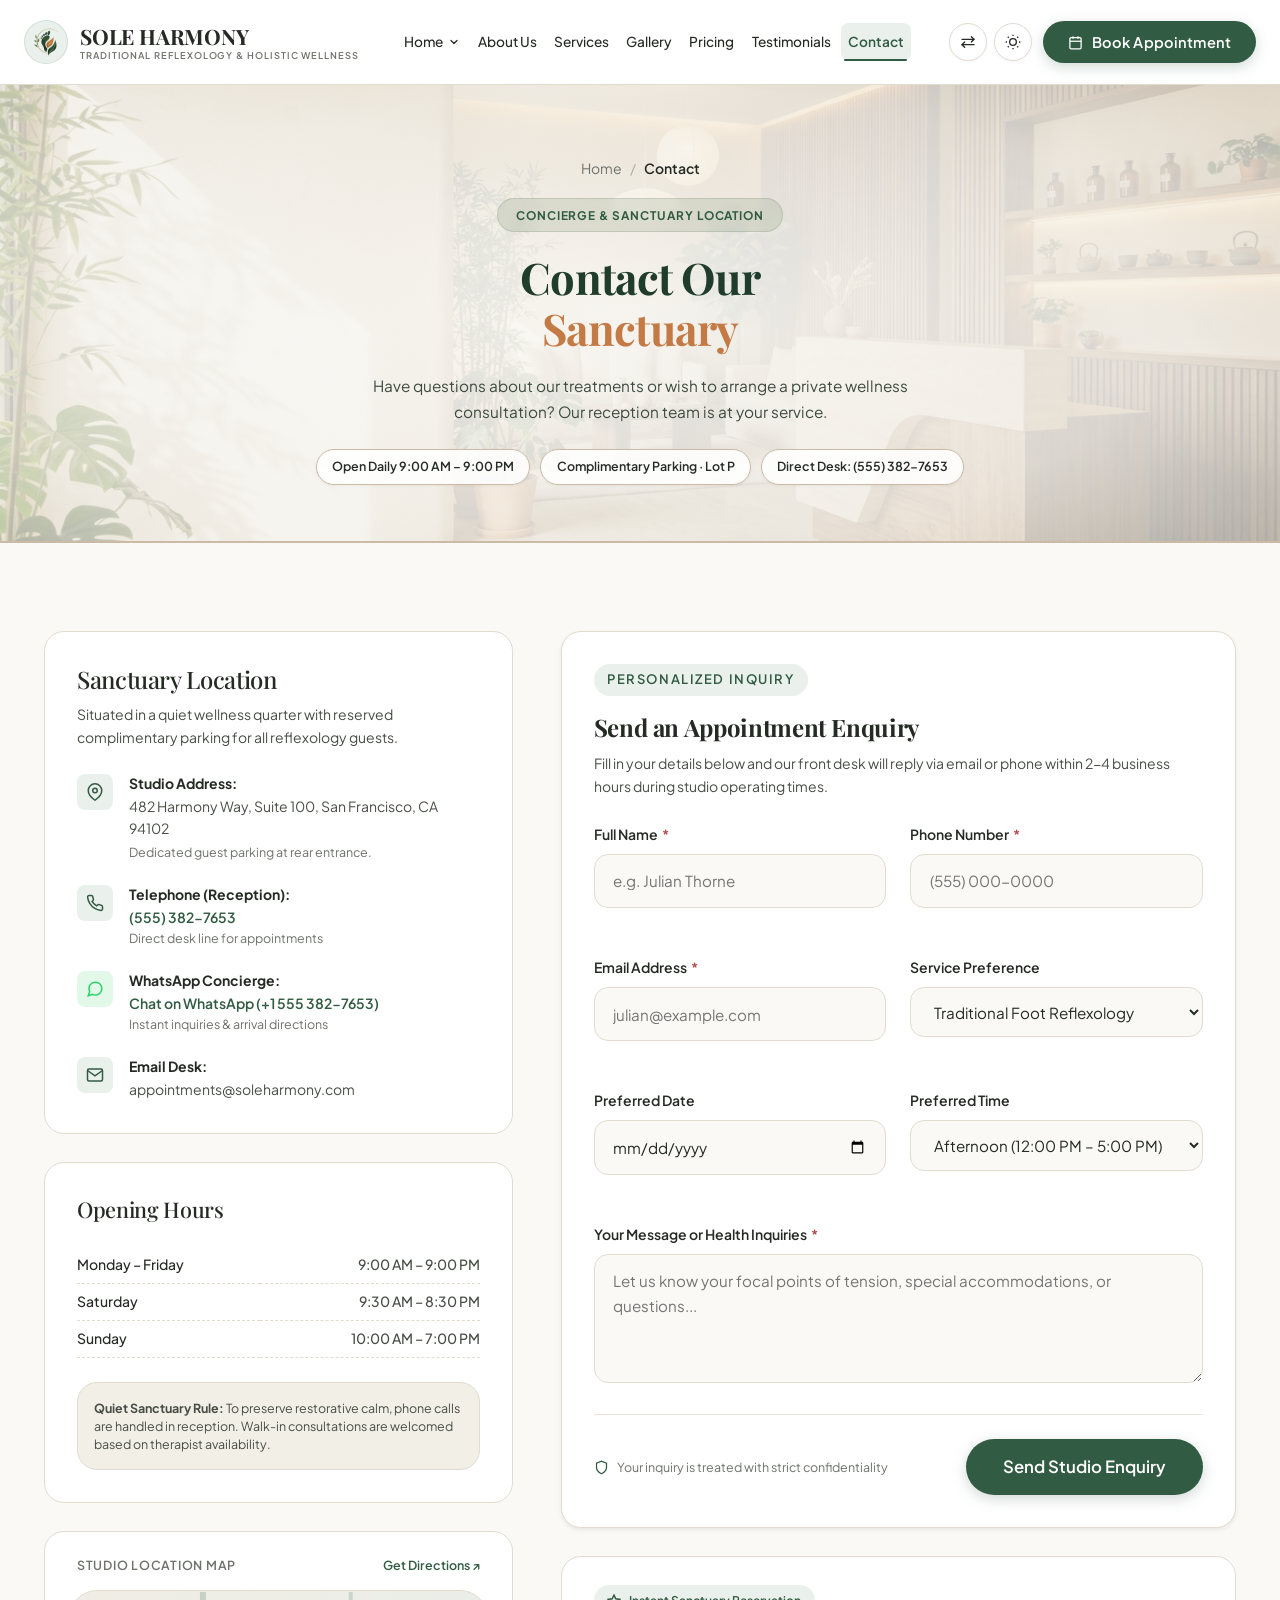
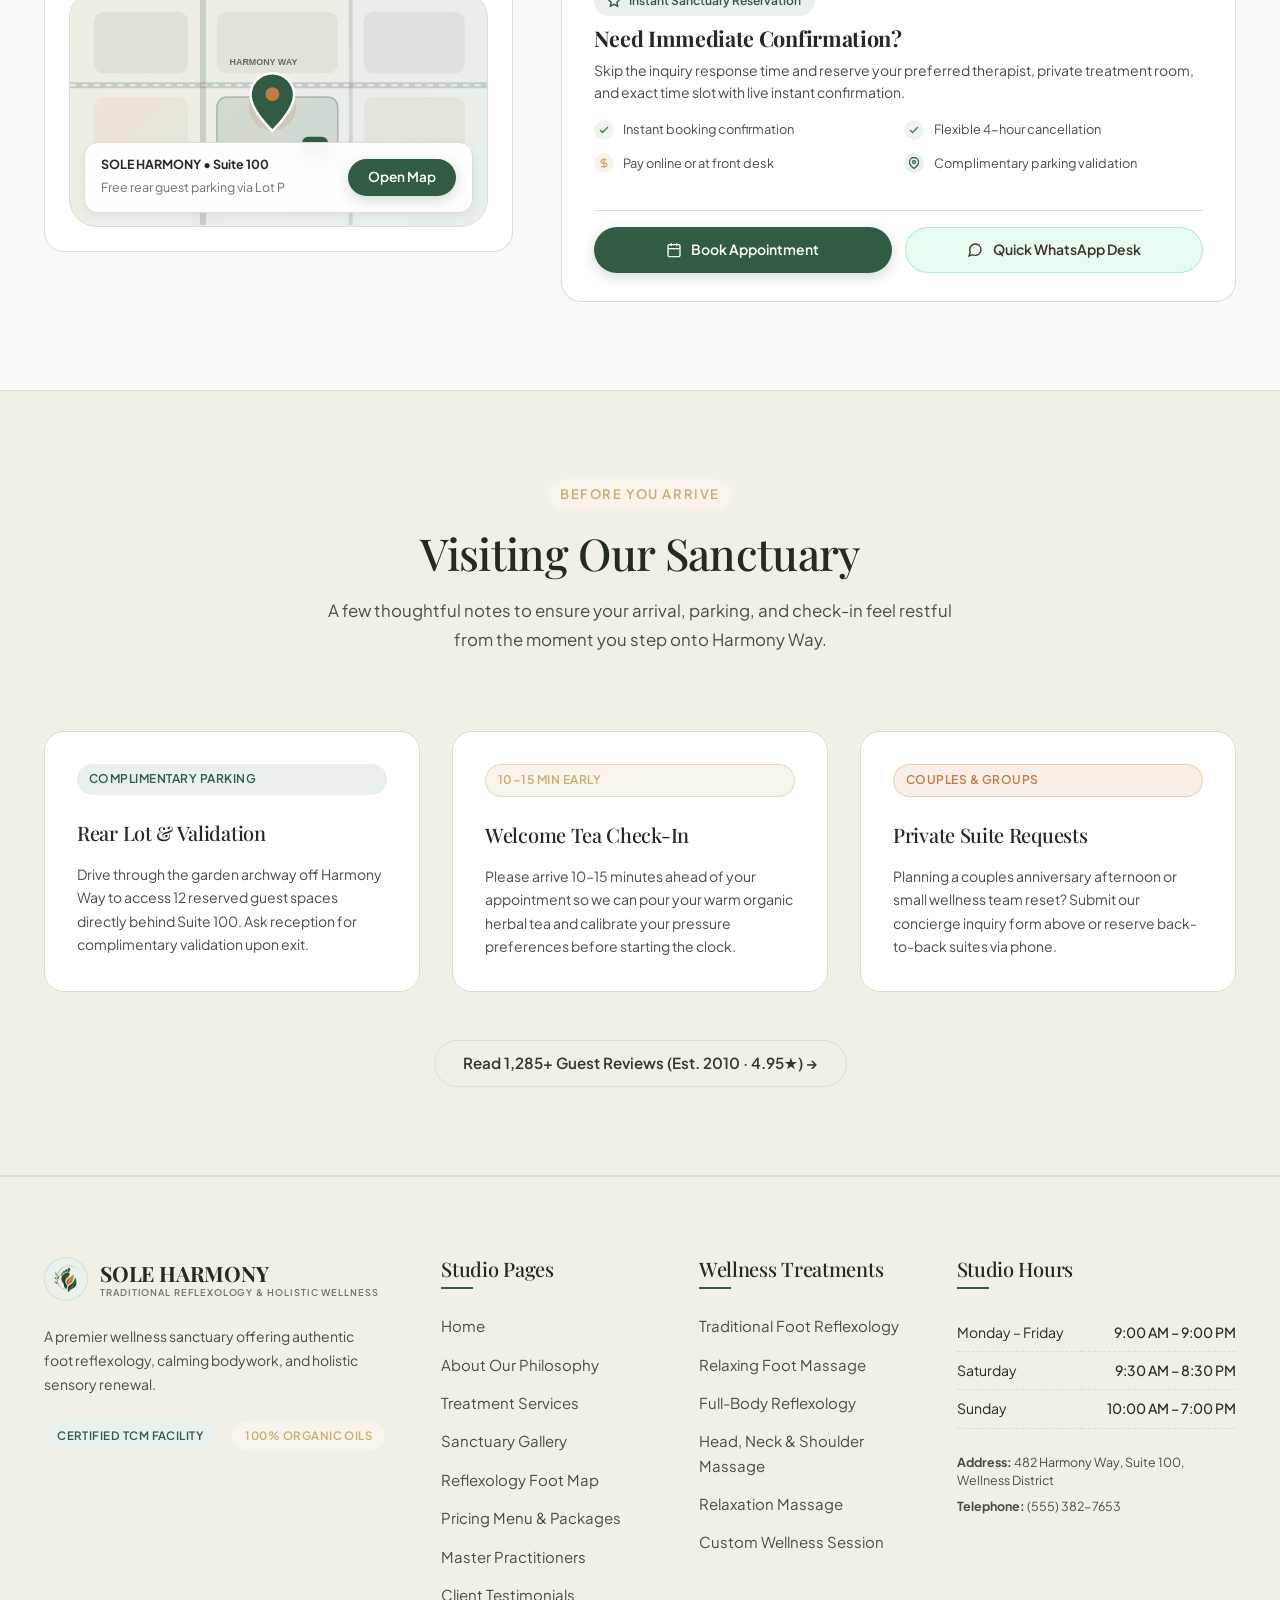
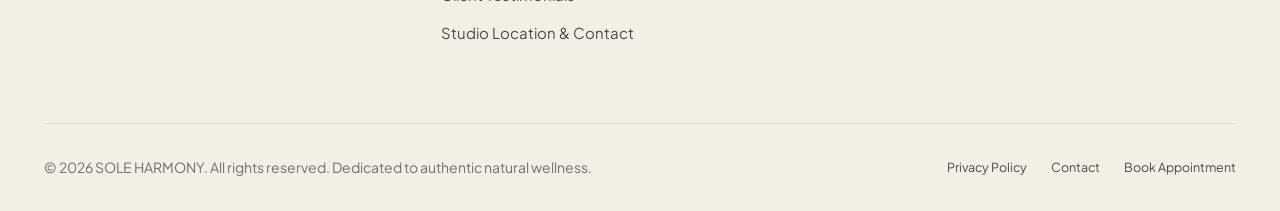
<file: contact.html>
<!DOCTYPE html>
<html lang="en" dir="ltr" data-theme="light">
<head>
  <meta charset="UTF-8">
  <meta name="viewport" content="width=device-width, initial-scale=1.0">
  <title>Contact & Inquiries | SOLE HARMONY</title>
  <meta name="description" content="Connect with Sole Harmony. Reach our front-desk reception, inquire about holistic foot and body treatments, or visit our serene wellness sanctuary.">

    <!-- Favicon & Application Icons -->
  <link rel="icon" href="favicon.ico" sizes="any">
  <link rel="icon" type="image/png" sizes="16x16" href="favicon-16x16.png">
  <link rel="icon" type="image/png" sizes="32x32" href="favicon-32x32.png">
  <link rel="apple-touch-icon" sizes="180x180" href="apple-touch-icon.png">
  <link rel="manifest" href="site.webmanifest">
  <meta name="theme-color" content="#203D2C">

  <!-- Stylesheets -->
  <link rel="stylesheet" href="css/bootstrap.min.css">
  <link rel="stylesheet" href="css/tailwind.css">
  <link rel="stylesheet" href="css/variables.css">
  <link rel="stylesheet" href="css/global.css">
  <link rel="stylesheet" href="css/typography.css">
  <link rel="stylesheet" href="css/components.css">
  <link rel="stylesheet" href="css/header-footer.css">
  <link rel="stylesheet" href="css/forms.css">
  <link rel="stylesheet" href="css/responsive.css">
  <link rel="stylesheet" href="css/themes.css">
  <link rel="stylesheet" href="css/rtl.css">
</head>
<body>

  <a href="#main-content" class="skip-link">Skip to main content</a>


  <!-- Header -->
  <header class="site-header">
    <div class="container-custom header-inner">
            <!-- Logo -->
      <a href="index.html" class="site-logo" aria-label="Sole Harmony — Reflexology &amp; Foot Wellness">
        <div class="logo-icon">
          <img src="assets/icons/sole-harmony-symbol.png" alt="Sole Harmony — Reflexology &amp; Foot Wellness" class="logo-symbol-light">
          <img src="assets/icons/sole-harmony-symbol-dark.png" alt="Sole Harmony — Reflexology &amp; Foot Wellness" class="logo-symbol-dark">
        </div>
        <div class="logo-text-wrap">
          <span class="logo-title" data-config="brandName">SOLE HARMONY</span>
          <span class="logo-subtitle" data-config="brandSubtitle">Traditional Reflexology &amp; Holistic Wellness</span>
        </div>
      </a>

      <nav class="nav-menu-desktop" aria-label="Main Navigation">
        <div class="nav-dropdown home-nav-dropdown">
          <a href="index.html" class="nav-link-custom" data-i18n="nav_home" aria-haspopup="true" aria-expanded="false">
            <span>Home</span>
            <svg class="nav-chevron" width="12" height="12" viewBox="0 0 24 24" fill="none" stroke="currentColor" stroke-width="2.5" stroke-linecap="round" stroke-linejoin="round"><polyline points="6 9 12 15 18 9"></polyline></svg>
          </a>
          <div class="home-dropdown-menu" role="menu">
            <a href="index.html" class="home-menu-card" role="menuitem">
              <div class="home-menu-icon" aria-hidden="true">
                <svg width="22" height="22" viewBox="0 0 24 24" fill="none" stroke="currentColor" stroke-width="2" stroke-linecap="round" stroke-linejoin="round">
                  <path d="M11 20A7 7 0 0 1 9.8 6.1C15.5 5 17 4.48 19 2c1 2 2 4.18 2 8 0 5.5-4.78 10-10 10Z"></path>
                  <path d="M2 21c0-3 1.85-5.36 5.08-6C9.5 14.52 12 13 13 12"></path>
                </svg>
              </div>
              <div class="home-menu-info">
                <span class="home-menu-title" data-i18n="nav_home_1">Home 1 — Serenity</span>
                <span class="home-menu-desc" data-i18n="nav_home_1_desc">A calming, traditional reflexology experience</span>
              </div>
            </a>
            <a href="home-2.html" class="home-menu-card" role="menuitem">
              <div class="home-menu-icon" aria-hidden="true">
                <svg width="22" height="22" viewBox="0 0 24 24" fill="none" stroke="currentColor" stroke-width="2" stroke-linecap="round" stroke-linejoin="round">
                  <path d="M4 16v-2.38C4 11.5 7 11 9 11s5 .5 5 2.62V16c0 1.66-1.34 3-3 3H7c-1.66 0-3-1.34-3-3Z"></path>
                  <path d="M20 20v-1.5c0-1.5-2-2-3.5-2s-3.5.5-3.5 2V20c0 1.1.9 2 2 2h3c1.1 0 2-.9 2-2Z"></path>
                  <circle cx="6" cy="7" r="1.5"></circle>
                  <circle cx="10" cy="5.5" r="1.5"></circle>
                  <circle cx="14" cy="6.5" r="1.5"></circle>
                </svg>
              </div>
              <div class="home-menu-info">
                <span class="home-menu-title" data-i18n="nav_home_2">Home 2 — Wellness</span>
                <span class="home-menu-desc" data-i18n="nav_home_2_desc">Discover treatments, benefits, and personalized care</span>
              </div>
            </a>
          </div>
        </div>
        <a href="about.html" class="nav-link-custom" data-i18n="nav_about">About Us</a>
        <a href="services.html" class="nav-link-custom" data-i18n="nav_services">Services</a>
        <a href="gallery.html" class="nav-link-custom" data-i18n="nav_gallery">Gallery</a>
        <a href="pricing.html" class="nav-link-custom" data-i18n="nav_pricing">Pricing</a>
        <a href="testimonials.html" class="nav-link-custom" data-i18n="nav_testimonials">Testimonials</a>
        <a href="contact.html" class="nav-link-custom active" data-i18n="nav_contact">Contact</a>
      </nav>

      <div class="header-actions">
        <!-- Theme & Direction Controls -->
        <div class="header-mode-controls">
          <button type="button" class="btn-header-icon btn-dir-toggle" title="Switch Layout Direction" aria-label="Switch Layout Direction">
            <svg class="icon-dir-svg" width="16" height="16" viewBox="0 0 24 24" fill="none" stroke="currentColor" stroke-width="2" stroke-linecap="round" stroke-linejoin="round">
              <path d="M17 4l4 4-4 4"></path>
              <path d="M21 8H3"></path>
              <path d="M7 20l-4-4 4-4"></path>
              <path d="M3 16h18"></path>
            </svg>
          </button>
          <button type="button" class="btn-header-icon btn-theme-toggle" title="Toggle Dark Mode" aria-label="Toggle Dark Mode">
            <svg class="icon-sun-svg" width="16" height="16" viewBox="0 0 24 24" fill="none" stroke="currentColor" stroke-width="2"><circle cx="12" cy="12" r="5"></circle><line x1="12" y1="1" x2="12" y2="3"></line><line x1="12" y1="21" x2="12" y2="23"></line><line x1="4.22" y1="4.22" x2="5.64" y2="5.64"></line><line x1="18.36" y1="18.36" x2="19.78" y2="19.78"></line><line x1="1" y1="12" x2="3" y2="12"></line><line x1="21" y1="12" x2="23" y2="12"></line><line x1="4.22" y1="19.78" x2="5.64" y2="18.36"></line><line x1="18.36" y1="5.64" x2="19.78" y2="4.22"></line></svg>
            <svg class="icon-moon-svg" width="16" height="16" viewBox="0 0 24 24" fill="none" stroke="currentColor" stroke-width="2"><path d="M21 12.79A9 9 0 1 1 11.21 3 7 7 0 0 0 21 12.79z"></path></svg>
          </button>
        </div>

        <a href="booking.html" class="btn-wellness btn-primary-custom btn-sm header-book-btn">
          <svg width="15" height="15" viewBox="0 0 24 24" fill="none" stroke="currentColor" stroke-width="2"><rect x="3" y="4" width="18" height="18" rx="2" ry="2"></rect><line x1="16" y1="2" x2="16" y2="6"></line><line x1="8" y1="2" x2="8" y2="6"></line><line x1="3" y1="10" x2="21" y2="10"></line></svg>
          <span class="header-book-text" data-i18n="nav_book">Book Appointment</span>
        </a>

        <button type="button" class="mobile-nav-toggle" aria-label="Open mobile menu">
          <svg width="22" height="22" viewBox="0 0 24 24" fill="none" stroke="currentColor" stroke-width="2"><line x1="3" y1="12" x2="21" y2="12"></line><line x1="3" y1="6" x2="21" y2="6"></line><line x1="3" y1="18" x2="21" y2="18"></line></svg>
        </button>
      </div>
    </div>
  </header>

  <!-- Mobile Drawer -->
  <div class="mobile-drawer-backdrop" id="mobile-drawer-backdrop">
    <div class="mobile-drawer">
      <div class="mobile-drawer-header">
                <div class="flex items-center gap-2">
          <div class="logo-icon w-8 h-8">
            <img src="assets/icons/sole-harmony-symbol.png" alt="Sole Harmony" class="logo-symbol-light">
            <img src="assets/icons/sole-harmony-symbol-dark.png" alt="Sole Harmony" class="logo-symbol-dark">
          </div>
          <span class="font-heading font-bold text-main" style="font-size: 1.15rem;" data-config="brandName">SOLE HARMONY</span>
        </div>
        <button type="button" class="mobile-drawer-close" aria-label="Close menu">&times;</button>
      </div>

      <div class="mobile-nav-links mb-6">
        <div class="mobile-nav-heading">Home Variations</div>
        <a href="index.html" class="mobile-home-card">
          <div class="mobile-home-icon">
            <svg width="18" height="18" viewBox="0 0 24 24" fill="none" stroke="currentColor" stroke-width="2" stroke-linecap="round" stroke-linejoin="round">
              <path d="M11 20A7 7 0 0 1 9.8 6.1C15.5 5 17 4.48 19 2c1 2 2 4.18 2 8 0 5.5-4.78 10-10 10Z"></path>
              <path d="M2 21c0-3 1.85-5.36 5.08-6C9.5 14.52 12 13 13 12"></path>
            </svg>
          </div>
          <div class="mobile-home-info">
            <span class="mobile-home-title" data-i18n="nav_home_1">Home 1 — Serenity</span>
            <span class="mobile-home-desc" data-i18n="nav_home_1_desc">A calming, traditional reflexology experience</span>
          </div>
        </a>
        <a href="home-2.html" class="mobile-home-card">
          <div class="mobile-home-icon">
            <svg width="18" height="18" viewBox="0 0 24 24" fill="none" stroke="currentColor" stroke-width="2" stroke-linecap="round" stroke-linejoin="round">
              <path d="M4 16v-2.38C4 11.5 7 11 9 11s5 .5 5 2.62V16c0 1.66-1.34 3-3 3H7c-1.66 0-3-1.34-3-3Z"></path>
              <path d="M20 20v-1.5c0-1.5-2-2-3.5-2s-3.5.5-3.5 2V20c0 1.1.9 2 2 2h3c1.1 0 2-.9 2-2Z"></path>
              <circle cx="6" cy="7" r="1.5"></circle>
              <circle cx="10" cy="5.5" r="1.5"></circle>
              <circle cx="14" cy="6.5" r="1.5"></circle>
            </svg>
          </div>
          <div class="mobile-home-info">
            <span class="mobile-home-title" data-i18n="nav_home_2">Home 2 — Wellness</span>
            <span class="mobile-home-desc" data-i18n="nav_home_2_desc">Discover treatments, benefits, and personalized care</span>
          </div>
        </a>
        <div class="mobile-nav-divider"></div>
        <a href="about.html" class="mobile-nav-item" data-i18n="nav_about">About Studio</a>
        <a href="services.html" class="mobile-nav-item" data-i18n="nav_services">Services & Rituals</a>
        <a href="gallery.html" class="mobile-nav-item">Sanctuary Gallery</a>
        <a href="pricing.html" class="mobile-nav-item" data-i18n="nav_pricing">Pricing Menu</a>
        <a href="testimonials.html" class="mobile-nav-item" data-i18n="nav_testimonials">Testimonials &amp; Reviews</a>
        <a href="contact.html" class="mobile-nav-item active" data-i18n="nav_contact">Contact & Location</a>
      </div>

      <div class="mt-auto pt-4 border-t" style="border-color: var(--border-color);">
        <a href="booking.html" class="btn-wellness btn-primary-custom w-full" data-i18n="nav_book">
          Book Appointment
        </a>
      </div>
    </div>
  </div>

  <main id="main-content">
    <!-- Header Banner -->
    <section class="page-header-banner page-header-contact">
      <div class="container-custom">
        <div class="page-hero-grid">
          <div class="page-hero-content">
            <nav class="breadcrumb-wellness" aria-label="Breadcrumb">
              <a href="index.html" data-i18n="breadcrumb_home">Home</a>
              <span class="breadcrumb-separator">/</span>
              <span class="text-main font-semibold" data-i18n="breadcrumb_contact">Contact</span>
            </nav>
            <span class="page-hero-badge">CONCIERGE &amp; SANCTUARY LOCATION</span>
            <h1 class="page-hero-heading">
              <span class="page-hero-title-lead" data-i18n="contact_hero_title_lead">Contact Our</span>
              <span class="page-hero-title-accent" data-i18n="contact_hero_title_accent">Sanctuary</span>
            </h1>
            <p class="page-hero-desc" data-i18n="contact_hero_desc">
              Have questions about our treatments or wish to arrange a private wellness consultation? Our reception team is at your service.
            </p>
            <div class="hero-context-chips">
              <span class="hero-context-chip">Open Daily 9:00 AM – 9:00 PM</span>
              <span class="hero-context-chip">Complimentary Parking · Lot P</span>
              <span class="hero-context-chip">Direct Desk: (555) 382-7653</span>
            </div>
            <div class="page-hero-mobile-visual" aria-hidden="true">
              <img src="assets/images/hero/contact-hero-mobile.jpg" alt="Welcoming reception concierge at Sole Harmony" class="page-hero-mobile-img" loading="lazy">
            </div>
          </div>
          <div class="page-hero-visual-col" aria-hidden="true"></div>
        </div>
      </div>
    </section>

    <!-- Main Contact & Location Layout -->
    <section class="section-py bg-cream contact-page-section">
      <div class="container-custom contact-main-container">
        <div class="grid grid-cols-1 lg:grid-cols-12 gap-8 lg:gap-12 items-start contact-main-grid">

          <!-- Left Column: Contact Details & Opening Hours -->
          <div class="lg:col-span-5 flex flex-col gap-6 lg:gap-7 contact-details-col">

            <!-- Contact Information Card -->
            <div class="card-wellness contact-info-card p-6 sm:p-8 rounded-2xl h-auto">
              <h3 class="font-heading mb-2 text-main" style="font-size: 1.5rem;">Sanctuary Location</h3>
              <p class="text-secondary text-sm mb-6 leading-relaxed">
                Situated in a quiet wellness quarter with reserved complimentary parking for all reflexology guests.
              </p>

              <div class="contact-details-list flex flex-col gap-4 text-sm">
                <!-- Address -->
                <div class="contact-detail-row flex items-start gap-3">
                  <div class="contact-icon-box" style="background:var(--color-primary-soft); color:var(--color-primary); width:36px; height:36px; border-radius:8px; display:flex; align-items:center; justify-content:center; flex-shrink:0;">
                    <svg width="18" height="18" viewBox="0 0 24 24" fill="none" stroke="currentColor" stroke-width="2"><path d="M21 10c0 7-9 13-9 13s-9-6-9-13a9 9 0 0 1 18 0z"></path><circle cx="12" cy="10" r="3"></circle></svg>
                  </div>
                  <div class="contact-detail-body">
                    <strong class="text-main block">Studio Address:</strong>
                    <span class="text-secondary" data-config="address">482 Harmony Way, Suite 100, San Francisco, CA 94102</span>
                    <span class="text-xs text-muted-custom block mt-1">Dedicated guest parking at rear entrance.</span>
                  </div>
                </div>

                <!-- Phone (Click to Call) -->
                <div class="contact-detail-row flex items-start gap-3">
                  <div class="contact-icon-box" style="background:var(--color-primary-soft); color:var(--color-primary); width:36px; height:36px; border-radius:8px; display:flex; align-items:center; justify-content:center; flex-shrink:0;">
                    <svg width="18" height="18" viewBox="0 0 24 24" fill="none" stroke="currentColor" stroke-width="2"><path d="M22 16.92v3a2 2 0 0 1-2.18 2 19.79 19.79 0 0 1-8.63-3.07 19.5 19.5 0 0 1-6-6 19.79 19.79 0 0 1-3.07-8.67A2 2 0 0 1 4.11 2h3a2 2 0 0 1 2 1.72 12.84 12.84 0 0 0 .7 2.81 2 2 0 0 1-.45 2.11L8.09 9.91a16 16 0 0 0 6 6l1.27-1.27a2 2 0 0 1 2.11-.45 12.84 12.84 0 0 0 2.81.7A2 2 0 0 1 22 16.92z"></path></svg>
                  </div>
                  <div class="contact-detail-body">
                    <strong class="text-main block">Telephone (Reception):</strong>
                    <a href="tel:+15553827653" class="text-primary-custom font-semibold hover:underline phone-number" data-config="phone">(555) 382-7653</a>
                    <span class="text-xs text-muted-custom block">Direct desk line for appointments</span>
                  </div>
                </div>

                <!-- WhatsApp Quick Chat -->
                <div class="contact-detail-row flex items-start gap-3">
                  <div class="contact-icon-box" style="background:#25D36622; color:#25D366; width:36px; height:36px; border-radius:8px; display:flex; align-items:center; justify-content:center; flex-shrink:0;">
                    <svg width="18" height="18" viewBox="0 0 24 24" fill="none" stroke="currentColor" stroke-width="2"><path d="M21 11.5a8.38 8.38 0 0 1-.9 3.8 8.5 8.5 0 0 1-7.6 4.7 8.38 8.38 0 0 1-3.8-.9L3 21l1.9-5.7a8.38 8.38 0 0 1-.9-3.8 8.5 8.5 0 0 1 4.7-7.6 8.38 8.38 0 0 1 3.8-.9h.5a8.48 8.48 0 0 1 8 8v.5z"></path></svg>
                  </div>
                  <div class="contact-detail-body">
                    <strong class="text-main block">WhatsApp Concierge:</strong>
                    <a href="https://wa.me/15553827653?text=Hello%20Sole%20Harmony,%20I%20would%20like%20to%20inquire%20about%20a%20treatment" target="_blank" rel="noopener noreferrer" class="text-primary-custom font-semibold hover:underline">
                      Chat on WhatsApp (+1 555 382-7653)
                    </a>
                    <span class="text-xs text-muted-custom block">Instant inquiries & arrival directions</span>
                  </div>
                </div>

                <!-- Email -->
                <div class="contact-detail-row flex items-start gap-3">
                  <div class="contact-icon-box" style="background:var(--color-primary-soft); color:var(--color-primary); width:36px; height:36px; border-radius:8px; display:flex; align-items:center; justify-content:center; flex-shrink:0;">
                    <svg width="18" height="18" viewBox="0 0 24 24" fill="none" stroke="currentColor" stroke-width="2"><path d="M4 4h16c1.1 0 2 .9 2 2v12c0 1.1-.9 2-2 2H4c-1.1 0-2-.9-2-2V6c0-1.1.9-2 2-2z"></path><polyline points="22,6 12,13 2,6"></polyline></svg>
                  </div>
                  <div class="contact-detail-body">
                    <strong class="text-main block">Email Desk:</strong>
                    <a href="mailto:appointments@soleharmony.com" class="text-secondary hover:text-primary transition-colors email-address" data-config="email">appointments@soleharmony.com</a>
                  </div>
                </div>
              </div>
            </div>

            <!-- Operating Hours Card -->
            <div class="card-wellness contact-hours-card p-6 sm:p-8 rounded-2xl h-auto">
              <h3 class="font-heading mb-4 text-main" style="font-size: 1.35rem;" data-i18n="footer_hours">Sanctuary Hours</h3>
              <table class="hours-table w-full text-sm">
                <tbody>
                  <tr><td class="font-medium text-main">Monday – Friday</td><td class="text-right text-secondary">9:00 AM – 9:00 PM</td></tr>
                  <tr><td class="font-medium text-main">Saturday</td><td class="text-right text-secondary">9:30 AM – 8:30 PM</td></tr>
                  <tr><td class="font-medium text-main">Sunday</td><td class="text-right text-secondary">10:00 AM – 7:00 PM</td></tr>
                </tbody>
              </table>
              <div class="p-3 rounded-lg text-xs text-secondary mt-4" style="background:var(--bg-surface-soft); border:1px solid var(--border-color);">
                <strong>Quiet Sanctuary Rule:</strong> To preserve restorative calm, phone calls are handled in reception. Walk-in consultations are welcomed based on therapist availability.
              </div>
            </div>

            <!-- Sanctuary Neighborhood Map Section -->
            <div class="card-wellness contact-map-card p-4 rounded-2xl overflow-hidden h-auto">
              <div class="flex items-center justify-between mb-3 px-2">
                <span class="text-xs font-semibold uppercase tracking-wider text-muted-custom">Studio Location Map</span>
                <a href="https://maps.google.com/?q=482+Harmony+Way,+Suite+100,+San+Francisco,+CA" target="_blank" rel="noopener noreferrer" class="text-xs text-primary-custom font-semibold hover:underline">Get Directions ↗</a>
              </div>
              <div class="studio-map-visual">
                <svg class="studio-map-svg" viewBox="0 0 420 235" fill="none" xmlns="http://www.w3.org/2000/svg" role="img" aria-label="Neighborhood street map showing Sole Harmony Sanctuary at 482 Harmony Way">
                  <!-- Soft city blocks -->
                  <rect width="420" height="235" fill="transparent"/>
                  <rect x="24" y="20" width="95" height="62" rx="10" fill="rgba(49,91,67,0.08)"/>
                  <rect x="148" y="20" width="122" height="62" rx="10" fill="rgba(135,155,122,0.12)"/>
                  <rect x="296" y="20" width="102" height="62" rx="10" fill="rgba(49,91,67,0.08)"/>
                  <rect x="24" y="106" width="95" height="72" rx="10" fill="rgba(196,122,69,0.08)"/>
                  <rect x="148" y="106" width="122" height="72" rx="10" fill="rgba(49,91,67,0.14)" stroke="rgba(49,91,67,0.32)" stroke-width="1.5"/>
                  <rect x="296" y="106" width="102" height="72" rx="10" fill="rgba(135,155,122,0.10)"/>
                  <!-- Streets -->
                  <line x1="0" y1="94" x2="420" y2="94" stroke="rgba(49,91,67,0.22)" stroke-width="6"/>
                  <line x1="0" y1="94" x2="420" y2="94" stroke="rgba(255,255,255,0.65)" stroke-width="2" stroke-dasharray="6 6"/>
                  <line x1="134" y1="0" x2="134" y2="235" stroke="rgba(49,91,67,0.20)" stroke-width="6"/>
                  <line x1="283" y1="0" x2="283" y2="235" stroke="rgba(49,91,67,0.16)" stroke-width="4"/>
                  <!-- Parking badge -->
                  <rect x="234" y="146" width="26" height="22" rx="6" fill="#315B43"/>
                  <text x="247" y="161" text-anchor="middle" fill="#FFFFFF" font-size="11" font-weight="700" font-family="sans-serif">P</text>
                  <!-- Studio Pin -->
                  <circle cx="204" cy="116" r="24" fill="rgba(196,122,69,0.18)"/>
                  <path d="M204 82C191.85 82 182 91.85 182 104C182 119.8 204 140 204 140C204 140 226 119.8 226 104C226 91.85 216.15 82 204 82Z" fill="#315B43" stroke="#FFFFFF" stroke-width="2.5"/>
                  <circle cx="204" cy="103" r="7" fill="#C47A45"/>
                  <text x="195" y="74" text-anchor="middle" fill="currentColor" opacity="0.65" font-size="9" font-weight="700" font-family="sans-serif">HARMONY WAY</text>
                </svg>
                <div class="studio-map-overlay-card">
                  <div>
                    <strong class="text-xs text-main block">SOLE HARMONY • Suite 100</strong>
                    <span class="text-xs text-muted-custom">Free rear guest parking via Lot P</span>
                  </div>
                  <a href="https://maps.google.com/?q=482+Harmony+Way,+Suite+100,+San+Francisco,+CA" target="_blank" rel="noopener noreferrer" class="btn-wellness btn-primary-custom btn-sm flex-shrink-0">
                    Open Map
                  </a>
                </div>
              </div>
            </div>

          </div>

          <!-- Right Column: Interactive Validated Inquiry Form & Guest Concierge -->
          <div class="lg:col-span-7 flex flex-col gap-6 lg:gap-7 contact-form-col">
            <div class="card-wellness contact-form-card p-6 sm:p-8 sm:p-10 rounded-2xl shadow-sm relative h-auto" id="contact-form-card">
              
              <!-- Form Header -->
              <div class="mb-6">
                <span class="section-tag" data-i18n="contact_form_eyebrow">Personalized Inquiry</span>
                <h2 class="font-heading text-2xl font-bold text-main mb-2">Send an Appointment Enquiry</h2>
                <p class="text-secondary text-sm leading-relaxed mb-0">
                  Fill in your details below and our front desk will reply via email or phone within 2-4 business hours during studio operating times.
                </p>
              </div>

              <!-- Contact Form -->
              <form id="contact-inquiry-form">
                <div class="grid grid-cols-1 sm:grid-cols-2 gap-4 mb-4">
                  <div class="form-group">
                    <label class="form-label-custom" for="contact-name">
                      <span data-i18n="form_name">Your Full Name</span> <span class="required-star">*</span>
                    </label>
                    <input type="text" id="contact-name" class="form-control-custom" placeholder="e.g. Julian Thorne" required minlength="3">
                  </div>

                  <div class="form-group">
                    <label class="form-label-custom" for="contact-phone">
                      <span data-i18n="form_phone">Phone Number</span> <span class="required-star">*</span>
                    </label>
                    <input type="tel" id="contact-phone" class="form-control-custom" placeholder="(555) 000-0000" required>
                  </div>
                </div>

                <div class="grid grid-cols-1 sm:grid-cols-2 gap-4 mb-4">
                  <div class="form-group">
                    <label class="form-label-custom" for="contact-email">
                      <span data-i18n="form_email">Email Address</span> <span class="required-star">*</span>
                    </label>
                    <input type="email" id="contact-email" class="form-control-custom" placeholder="julian@example.com" required>
                  </div>

                  <div class="form-group">
                    <label class="form-label-custom" for="contact-service">
                      <span data-i18n="form_service_pref">Service Preference</span>
                    </label>
                    <select id="contact-service" class="form-select-custom">
                      <option value="traditional-foot-reflexology">Traditional Foot Reflexology</option>
                      <option value="relaxing-foot-massage">Relaxing Foot Massage</option>
                      <option value="full-body-reflexology">Full-Body Reflexology</option>
                      <option value="head-neck-shoulder-massage">Head, Neck & Shoulder Massage</option>
                      <option value="relaxation-massage">Relaxation Massage</option>
                      <option value="custom-wellness-session">Custom Wellness Session</option>
                      <option value="general-inquiry">General Sanctuary Inquiry</option>
                    </select>
                  </div>
                </div>

                <div class="grid grid-cols-1 sm:grid-cols-2 gap-4 mb-4">
                  <div class="form-group">
                    <label class="form-label-custom" for="contact-date">
                      <span data-i18n="form_date">Preferred Date</span>
                    </label>
                    <input type="date" id="contact-date" class="form-control-custom">
                  </div>

                  <div class="form-group">
                    <label class="form-label-custom" for="contact-time">
                      <span data-i18n="form_time">Preferred Time Window</span>
                    </label>
                    <select id="contact-time" class="form-select-custom">
                      <option value="Morning">Morning (9:00 AM – 12:00 PM)</option>
                      <option value="Afternoon" selected>Afternoon (12:00 PM – 5:00 PM)</option>
                      <option value="Evening">Evening (5:00 PM – 9:00 PM)</option>
                      <option value="Anytime">Any Available Time</option>
                    </select>
                  </div>
                </div>

                <div class="form-group mb-6">
                  <label class="form-label-custom" for="contact-message">
                    <span data-i18n="form_message">Message & Health Inquiry</span> <span class="required-star">*</span>
                  </label>
                  <textarea id="contact-message" class="form-control-custom" rows="4" placeholder="Let us know your focal points of tension, special accommodations, or questions..." required minlength="10"></textarea>
                </div>

                <div class="flex items-center justify-between flex-wrap gap-4 pt-4 border-t" style="border-color: var(--border-color-light);">
                  <div class="text-xs text-muted-custom flex items-center gap-2">
                    <svg width="15" height="15" viewBox="0 0 24 24" fill="none" stroke="var(--color-primary)" stroke-width="2" class="flex-shrink-0"><path d="M12 22s8-4 8-10V5l-8-3-8 3v7c0 6 8 10 8 10z"></path></svg>
                    <span>Your inquiry is treated with strict confidentiality</span>
                  </div>
                  <button type="submit" class="btn-wellness btn-primary-custom btn-lg" id="contact-submit-btn">
                    <span data-i18n="form_submit">Send Studio Enquiry</span>
                  </button>
                </div>
              </form>

              <!-- Confirmation State (Replaces form on success) -->
              <div id="contact-success-state" class="hidden text-center py-8">
                <div class="w-16 h-16 rounded-full inline-flex items-center justify-center mb-4" style="background:var(--color-success-bg); color:var(--color-success);">
                  <svg width="32" height="32" viewBox="0 0 24 24" fill="none" stroke="currentColor" stroke-width="2"><polyline points="20 6 9 17 4 12"></polyline></svg>
                </div>
                <h3 class="font-heading text-2xl font-bold text-main mb-2" data-i18n="form_success_title">Enquiry Received with Gratitude</h3>
                <p class="text-secondary text-sm max-w-md mx-auto mb-6 leading-relaxed" data-i18n="form_success_msg">
                  Thank you for reaching out to Sole Harmony. Our concierge has registered your enquiry and will reply via email or telephone within 2-4 business hours.
                </p>

                <div class="p-4 rounded-xl mb-6 max-w-sm mx-auto text-left text-xs" style="background:var(--bg-surface-soft); border:1px solid var(--border-color);">
                  <div class="flex justify-between mb-1.5"><span class="text-muted-custom">Enquiry Reference:</span> <strong class="font-mono text-primary-custom" id="conf-enq-ref">ENQ-81920</strong></div>
                  <div class="flex justify-between mb-1.5"><span class="text-muted-custom">Guest Name:</span> <strong class="text-main" id="conf-enq-name">Julian Thorne</strong></div>
                  <div class="flex justify-between mb-1.5"><span class="text-muted-custom">Contact:</span> <strong class="text-main" id="conf-enq-contact">julian@example.com</strong></div>
                  <div class="flex justify-between"><span class="text-muted-custom">Selected Service:</span> <strong class="text-main" id="conf-enq-service">Traditional Foot Reflexology</strong></div>
                </div>

                <div class="flex items-center justify-center gap-3">
                  <button type="button" class="btn-wellness btn-secondary-custom btn-sm" id="btn-send-another-enq">Send Another Message</button>
                  <a href="booking.html" class="btn-wellness btn-primary-custom btn-sm">Direct Online Booking</a>
                </div>
              </div>

            </div>

            <!-- Quick Booking & Guest Experience Concierge Card -->
            <div class="card-wellness contact-concierge-card">
              <div>
                <div class="concierge-header-badge">
                  <svg width="14" height="14" viewBox="0 0 24 24" fill="none" stroke="currentColor" stroke-width="2.5"><polygon points="12 2 15.09 8.26 22 9.27 17 14.14 18.18 21.02 12 17.77 5.82 21.02 7 14.14 2 9.27 8.91 8.26 12 2"></polygon></svg>
                  <span>Instant Sanctuary Reservation</span>
                </div>
                <h3 class="concierge-card-title">Need Immediate Confirmation?</h3>
                <p class="concierge-card-desc">
                  Skip the inquiry response time and reserve your preferred therapist, private treatment room, and exact time slot with live instant confirmation.
                </p>
                <div class="concierge-perks-grid">
                  <div class="concierge-perk-item">
                    <div class="concierge-perk-icon">
                      <svg width="12" height="12" viewBox="0 0 24 24" fill="none" stroke="currentColor" stroke-width="2.5"><polyline points="20 6 9 17 4 12"></polyline></svg>
                    </div>
                    <span>Instant booking confirmation</span>
                  </div>
                  <div class="concierge-perk-item">
                    <div class="concierge-perk-icon">
                      <svg width="12" height="12" viewBox="0 0 24 24" fill="none" stroke="currentColor" stroke-width="2.5"><polyline points="20 6 9 17 4 12"></polyline></svg>
                    </div>
                    <span>Flexible 4-hour cancellation</span>
                  </div>
                  <div class="concierge-perk-item">
                    <div class="concierge-perk-icon" style="background:var(--color-gold-soft); color:var(--color-gold);">
                      <svg width="12" height="12" viewBox="0 0 24 24" fill="none" stroke="currentColor" stroke-width="2.5"><path d="M12 2v20M17 5H9.5a3.5 3.5 0 0 0 0 7h5a3.5 3.5 0 0 1 0 7H6"></path></svg>
                    </div>
                    <span>Pay online or at front desk</span>
                  </div>
                  <div class="concierge-perk-item">
                    <div class="concierge-perk-icon" style="background:var(--color-primary-soft); color:var(--color-primary);">
                      <svg width="12" height="12" viewBox="0 0 24 24" fill="none" stroke="currentColor" stroke-width="2.5"><path d="M21 10c0 7-9 13-9 13s-9-6-9-13a9 9 0 0 1 18 0z"></path><circle cx="12" cy="10" r="3"></circle></svg>
                    </div>
                    <span>Complimentary parking validation</span>
                  </div>
                </div>
              </div>

              <div class="concierge-actions">
                <a href="booking.html" class="btn-wellness btn-primary-custom" data-i18n="nav_book">
                  <svg width="16" height="16" viewBox="0 0 24 24" fill="none" stroke="currentColor" stroke-width="2"><rect x="3" y="4" width="18" height="18" rx="2" ry="2"></rect><line x1="16" y1="2" x2="16" y2="6"></line><line x1="8" y1="2" x2="8" y2="6"></line><line x1="3" y1="10" x2="21" y2="10"></line></svg>
                  <span>Book Appointment Online</span>
                </a>
                <a href="https://wa.me/15553827653?text=Hello%20Sole%20Harmony,%20I%20would%20like%20to%20inquire%20about%20a%20treatment" target="_blank" rel="noopener noreferrer" class="btn-wellness btn-secondary-custom" style="background:rgba(37,211,102,0.1); color:#128C7E; border-color:rgba(37,211,102,0.3);">
                  <svg width="16" height="16" viewBox="0 0 24 24" fill="none" stroke="currentColor" stroke-width="2"><path d="M21 11.5a8.38 8.38 0 0 1-.9 3.8 8.5 8.5 0 0 1-7.6 4.7 8.38 8.38 0 0 1-3.8-.9L3 21l1.9-5.7a8.38 8.38 0 0 1-.9-3.8 8.5 8.5 0 0 1 4.7-7.6 8.38 8.38 0 0 1 3.8-.9h.5a8.48 8.48 0 0 1 8 8v.5z"></path></svg>
                  <span>Quick WhatsApp Desk</span>
                </a>
              </div>
            </div>
          </div>

        </div>
      </div>
    </section>

    <!-- Arrival & Concierge Essentials -->
    <section class="section-py bg-sand-light border-t border-b" style="border-color: var(--border-color);">
      <div class="container-custom">
        <div class="section-header-center">
          <span class="section-tag section-tag-gold">Before You Arrive</span>
          <h2 class="section-title">Visiting Our Sanctuary</h2>
          <p class="section-desc">
            A few thoughtful notes to ensure your arrival, parking, and check-in feel restful from the moment you step onto Harmony Way.
          </p>
        </div>

        <div class="grid grid-cols-1 md:grid-cols-3 gap-8">
          <div class="card-wellness p-8">
            <span class="badge-wellness mb-4">Complimentary Parking</span>
            <h3 class="font-heading text-xl mb-3 text-main">Rear Lot &amp; Validation</h3>
            <p class="text-secondary text-sm leading-relaxed mb-0">
              Drive through the garden archway off Harmony Way to access 12 reserved guest spaces directly behind Suite 100. Ask reception for complimentary validation upon exit.
            </p>
          </div>
          <div class="card-wellness p-8">
            <span class="badge-wellness badge-signature mb-4">10–15 Min Early</span>
            <h3 class="font-heading text-xl mb-3 text-main">Welcome Tea Check-In</h3>
            <p class="text-secondary text-sm leading-relaxed mb-0">
              Please arrive 10–15 minutes ahead of your appointment so we can pour your warm organic herbal tea and calibrate your pressure preferences before starting the clock.
            </p>
          </div>
          <div class="card-wellness p-8">
            <span class="badge-wellness badge-popular mb-4">Couples &amp; Groups</span>
            <h3 class="font-heading text-xl mb-3 text-main">Private Suite Requests</h3>
            <p class="text-secondary text-sm leading-relaxed mb-0">
              Planning a couples anniversary afternoon or small wellness team reset? Submit our concierge inquiry form above or reserve back-to-back suites via phone.
            </p>
          </div>
        </div>

        <div class="cta-row-center">
          <a href="testimonials.html" class="btn-wellness btn-secondary-custom">
            Read 1,285+ Guest Reviews (Est. 2010 · 4.95★) →
          </a>
        </div>
      </div>
    </section>
  </main>

    <!-- Site Footer -->
  <footer class="site-footer">
    <div class="container-custom">
      <div class="footer-top">
        <!-- Col 1: Studio Identity -->
        <div>
          <a href="index.html" class="footer-logo site-logo flex items-center gap-3 mb-4" aria-label="Sole Harmony - Return to homepage">
            <div class="logo-icon w-11 h-11">
              <img src="assets/icons/sole-harmony-symbol.png" alt="Sole Harmony - Reflexology &amp; Foot Wellness" class="logo-symbol-light">
              <img src="assets/icons/sole-harmony-symbol-dark.png" alt="Sole Harmony - Reflexology &amp; Foot Wellness" class="logo-symbol-dark">
            </div>
            <div class="logo-text-wrap">
              <span class="font-heading font-bold text-main logo-title" style="font-size: 1.35rem;" data-config="brandName">SOLE HARMONY</span>
              <span class="logo-subtitle" style="font-size: 0.65rem;" data-config="brandSubtitle">Traditional Reflexology &amp; Holistic Wellness</span>
            </div>
          </a>
          <p class="text-secondary text-sm mb-6" style="line-height: 1.7; max-width: 320px;">
            A premier wellness sanctuary offering authentic foot reflexology, calming bodywork, and holistic sensory renewal.
          </p>
          <div class="flex items-center gap-3">
            <span class="badge-wellness" style="background: var(--color-primary-soft);">Certified TCM Facility</span>
            <span class="badge-wellness" style="background: var(--color-gold-soft); color: var(--color-gold);">100% Organic Oils</span>
          </div>
        </div>

        <!-- Col 2: Studio Pages -->
        <div>
          <h4 class="footer-col-title">Studio Pages</h4>
          <ul class="footer-links-list">
            <li><a href="index.html" data-i18n="nav_home">Home</a></li>
            <li><a href="about.html">About Our Philosophy</a></li>
            <li><a href="services.html">Treatment Services</a></li>
            <li><a href="gallery.html">Sanctuary Gallery</a></li>
            <li><a href="benefits.html">Reflexology Foot Map</a></li>
            <li><a href="pricing.html">Pricing Menu &amp; Packages</a></li>
            <li><a href="therapists.html">Master Practitioners</a></li>
            <li><a href="testimonials.html">Client Testimonials</a></li>
            <li><a href="contact.html">Studio Location &amp; Contact</a></li>
          </ul>
        </div>

        <!-- Col 3: Wellness Treatments -->
        <div>
          <h4 class="footer-col-title" data-i18n="footer_treatments">Wellness Treatments</h4>
          <ul class="footer-links-list">
            <li><a href="service-details.html?id=traditional-foot-reflexology" data-i18n="service_1_name">Traditional Foot Reflexology</a></li>
            <li><a href="service-details.html?id=relaxing-foot-massage" data-i18n="service_2_name">Relaxing Foot Massage</a></li>
            <li><a href="service-details.html?id=full-body-reflexology" data-i18n="service_3_name">Full-Body Reflexology</a></li>
            <li><a href="service-details.html?id=head-neck-shoulder-massage" data-i18n="service_4_name">Head, Neck &amp; Shoulder Massage</a></li>
            <li><a href="service-details.html?id=relaxation-massage" data-i18n="service_5_name">Relaxation Massage</a></li>
            <li><a href="service-details.html?id=custom-wellness-session" data-i18n="service_6_name">Custom Wellness Session</a></li>
          </ul>
        </div>

        <!-- Col 4: Studio Hours & Contact -->
        <div>
          <h4 class="footer-col-title">Studio Hours</h4>
          <table class="hours-table mb-4">
            <tbody>
              <tr><td>Monday – Friday</td><td>9:00 AM – 9:00 PM</td></tr>
              <tr><td>Saturday</td><td>9:30 AM – 8:30 PM</td></tr>
              <tr><td>Sunday</td><td>10:00 AM – 7:00 PM</td></tr>
            </tbody>
          </table>
          <p class="text-xs text-secondary mb-2">
            <strong>Address:</strong> <span data-config="addressFull">482 Harmony Way, Suite 100, Wellness District</span>
          </p>
          <p class="text-xs text-secondary mb-0">
            <strong>Telephone:</strong> <span data-config="phone">(555) 382-7653</span>
          </p>
        </div>
      </div>

      <!-- Footer Bottom -->
      <div class="footer-bottom">
        <div>
          © <span class="current-year">2026</span> <span data-config="brandName">SOLE HARMONY</span>. <span data-i18n="footer_rights">All rights reserved. Dedicated to authentic natural wellness.</span>
        </div>
        <div class="flex items-center gap-4 text-xs">
          <a href="about.html" class="text-secondary" data-i18n="footer_privacy">Privacy Policy</a>
          <a href="contact.html" class="text-secondary" data-i18n="nav_contact">Contact</a>
          <a href="booking.html" class="text-secondary" data-i18n="nav_book">Book Appointment</a>
        </div>
      </div>
    </div>
  </footer>

  <!-- Scripts -->
  <script src="js/config.js"></script>
  <script src="js/translations.js"></script>
  <script src="js/notifications.js"></script>
  <script src="js/theme.js"></script>
  <script src="js/language.js"></script>
  <script src="js/navigation.js"></script>
  <script src="js/validation.js"></script>
  <script src="js/main.js"></script>

  <script>
    document.addEventListener('DOMContentLoaded', () => {
      const contactForm = document.getElementById('contact-inquiry-form');
      const successState = document.getElementById('contact-success-state');
      const sendAnotherBtn = document.getElementById('btn-send-another-enq');

      // Set min date for preferred date picker
      const dateInput = document.getElementById('contact-date');
      if (dateInput) {
        const tomorrow = new Date();
        tomorrow.setDate(tomorrow.getDate() + 1);
        dateInput.min = tomorrow.toISOString().split('T')[0];
      }

      if (contactForm) {
        if (window.FormValidator) FormValidator.attach(contactForm);

        contactForm.addEventListener('submit', (e) => {
          e.preventDefault();
          if (window.FormValidator && !FormValidator.validateForm(contactForm)) return;

          const name = document.getElementById('contact-name').value.trim();
          const phone = document.getElementById('contact-phone').value.trim();
          const email = document.getElementById('contact-email').value.trim();
          const serviceSelect = document.getElementById('contact-service');
          const serviceText = serviceSelect.options[serviceSelect.selectedIndex].text;
          const prefDate = document.getElementById('contact-date').value || 'Flexible';
          const prefTime = document.getElementById('contact-time').value;
          const message = document.getElementById('contact-message').value.trim();

          const refCode = 'ENQ-' + Math.floor(10000 + Math.random() * 90000);

          const enquiryRecord = {
            id: refCode,
            name: name,
            phone: phone,
            email: email,
            servicePreference: serviceText,
            preferredDate: prefDate,
            preferredTime: prefTime,
            message: message,
            status: 'New',
            receivedAt: new Date().toISOString()
          };

          // Save to localStorage for Admin Portal review
          try {
            const raw = localStorage.getItem('wellness_studio_enquiries');
            const enquiries = raw ? JSON.parse(raw) : [];
            enquiries.unshift(enquiryRecord);
            localStorage.setItem('wellness_studio_enquiries', JSON.stringify(enquiries));
          } catch (err) {
            console.warn('Could not persist enquiry to localStorage', err);
          }

          // Populate Confirmation State
          document.getElementById('conf-enq-ref').textContent = refCode;
          document.getElementById('conf-enq-name').textContent = name;
          document.getElementById('conf-enq-contact').textContent = `${email} • ${phone}`;
          document.getElementById('conf-enq-service').textContent = serviceText;

          // Swap UI state
          contactForm.classList.add('hidden');
          if (successState) successState.classList.remove('hidden');

          if (window.Notifications) {
            Notifications.show(
              'Enquiry Submitted',
              `Thank you, ${name}. Your message (${refCode}) has been received.`,
              'success',
              6000
            );
          }
        });
      }

      if (sendAnotherBtn && contactForm && successState) {
        sendAnotherBtn.addEventListener('click', () => {
          contactForm.reset();
          contactForm.classList.remove('hidden');
          successState.classList.add('hidden');
        });
      }
    });
  </script>
</body>
</html>
</file>
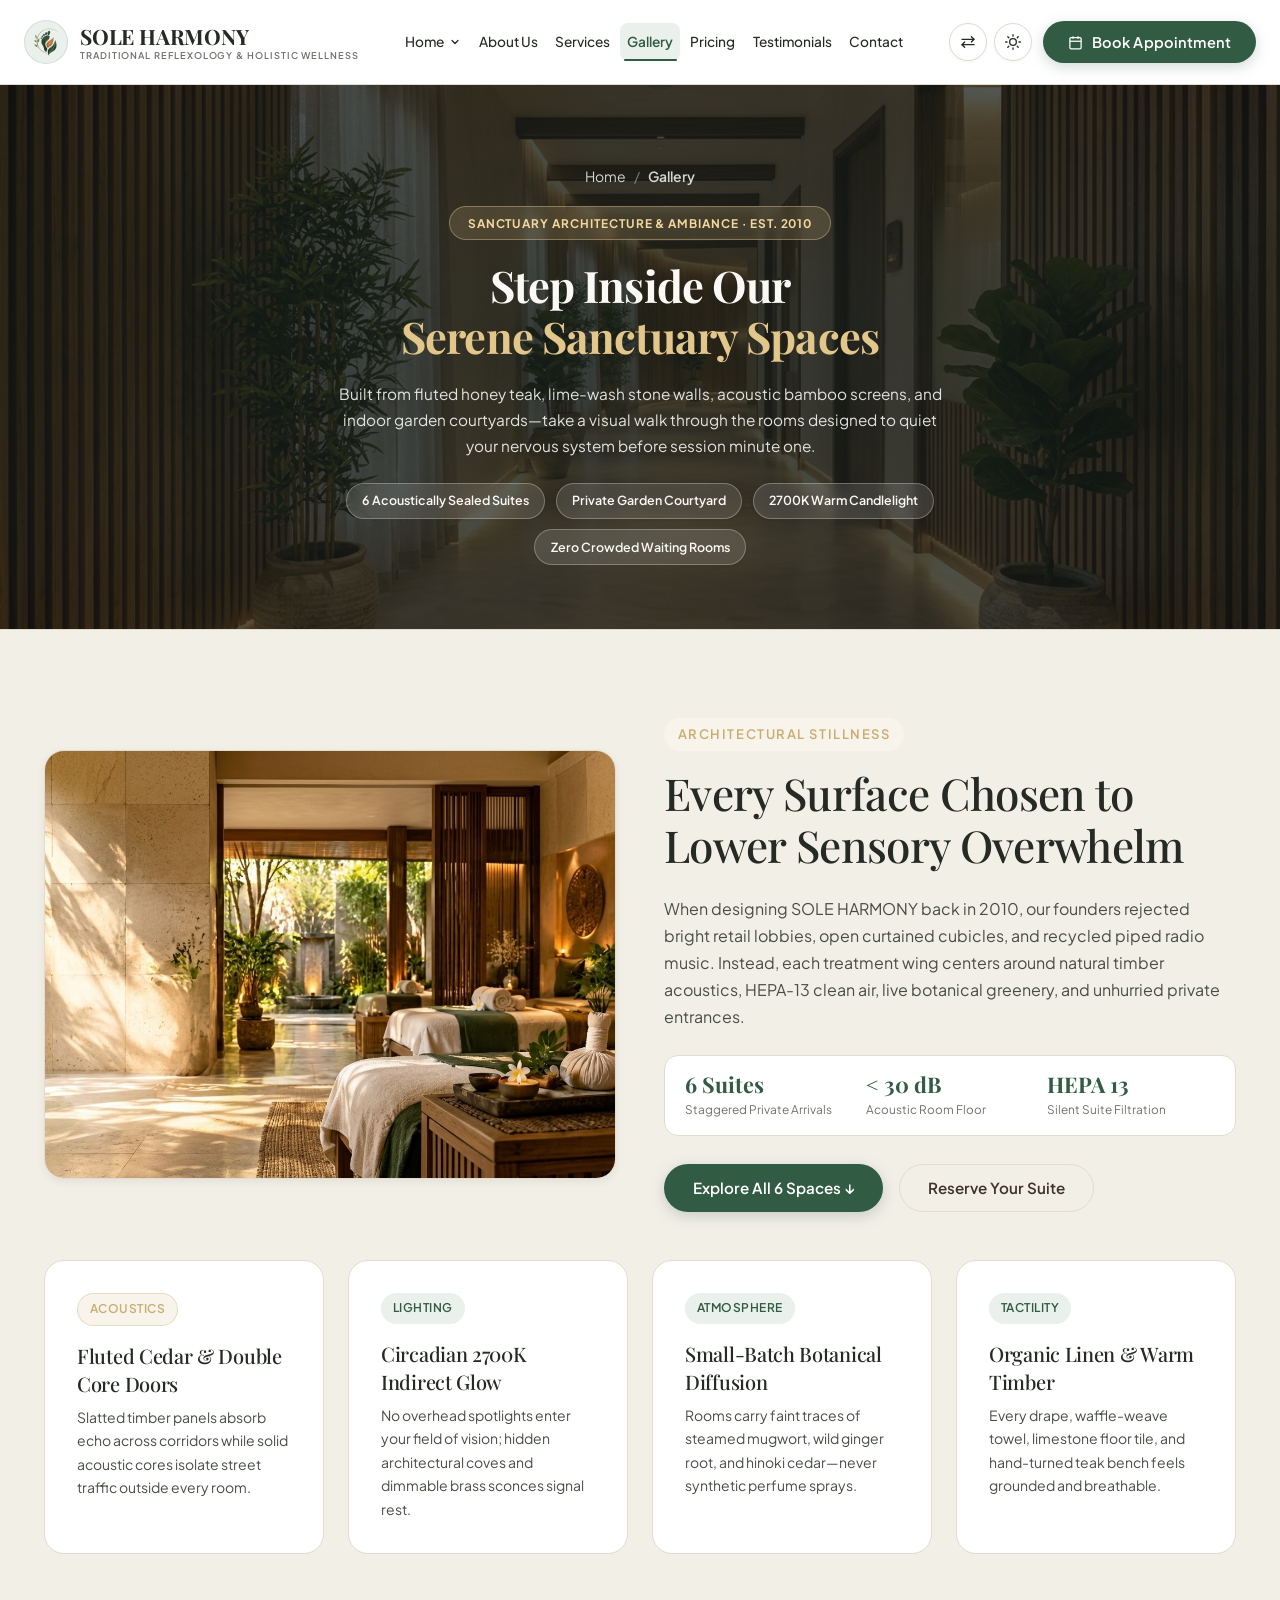
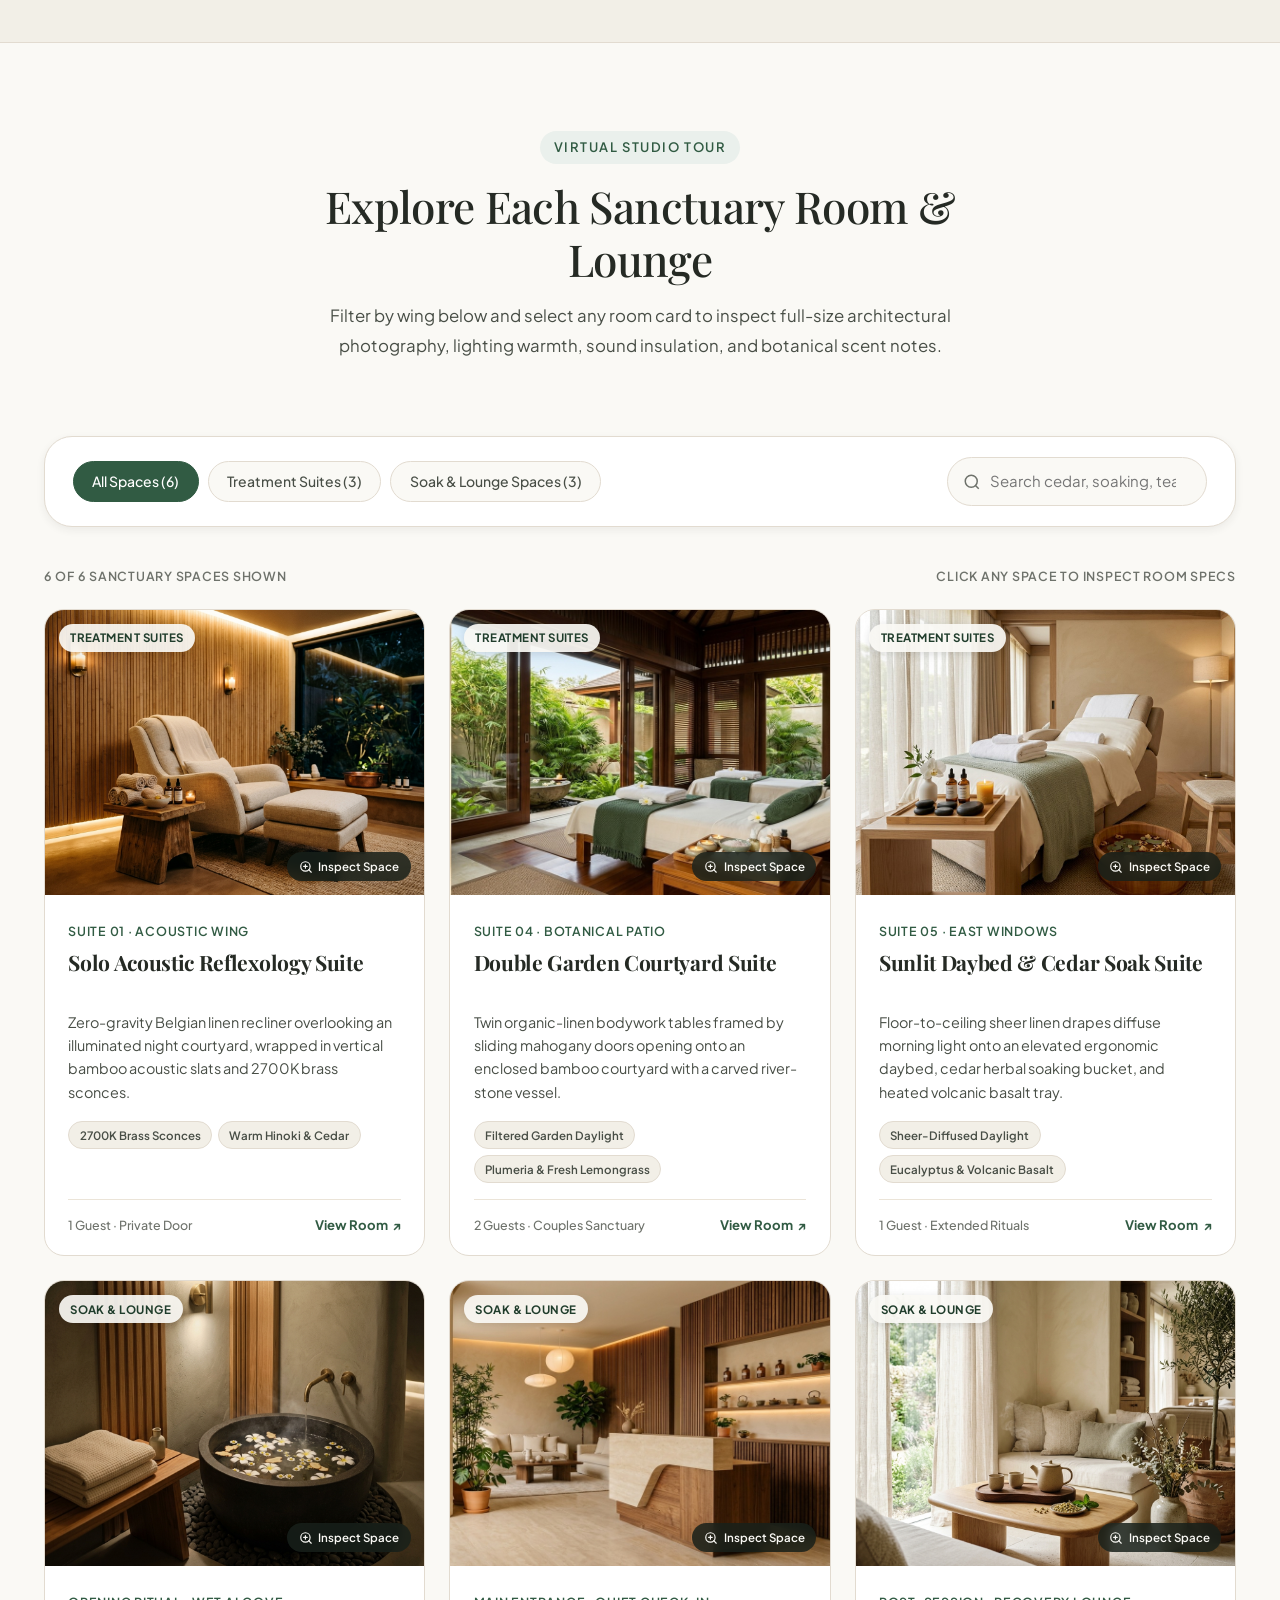
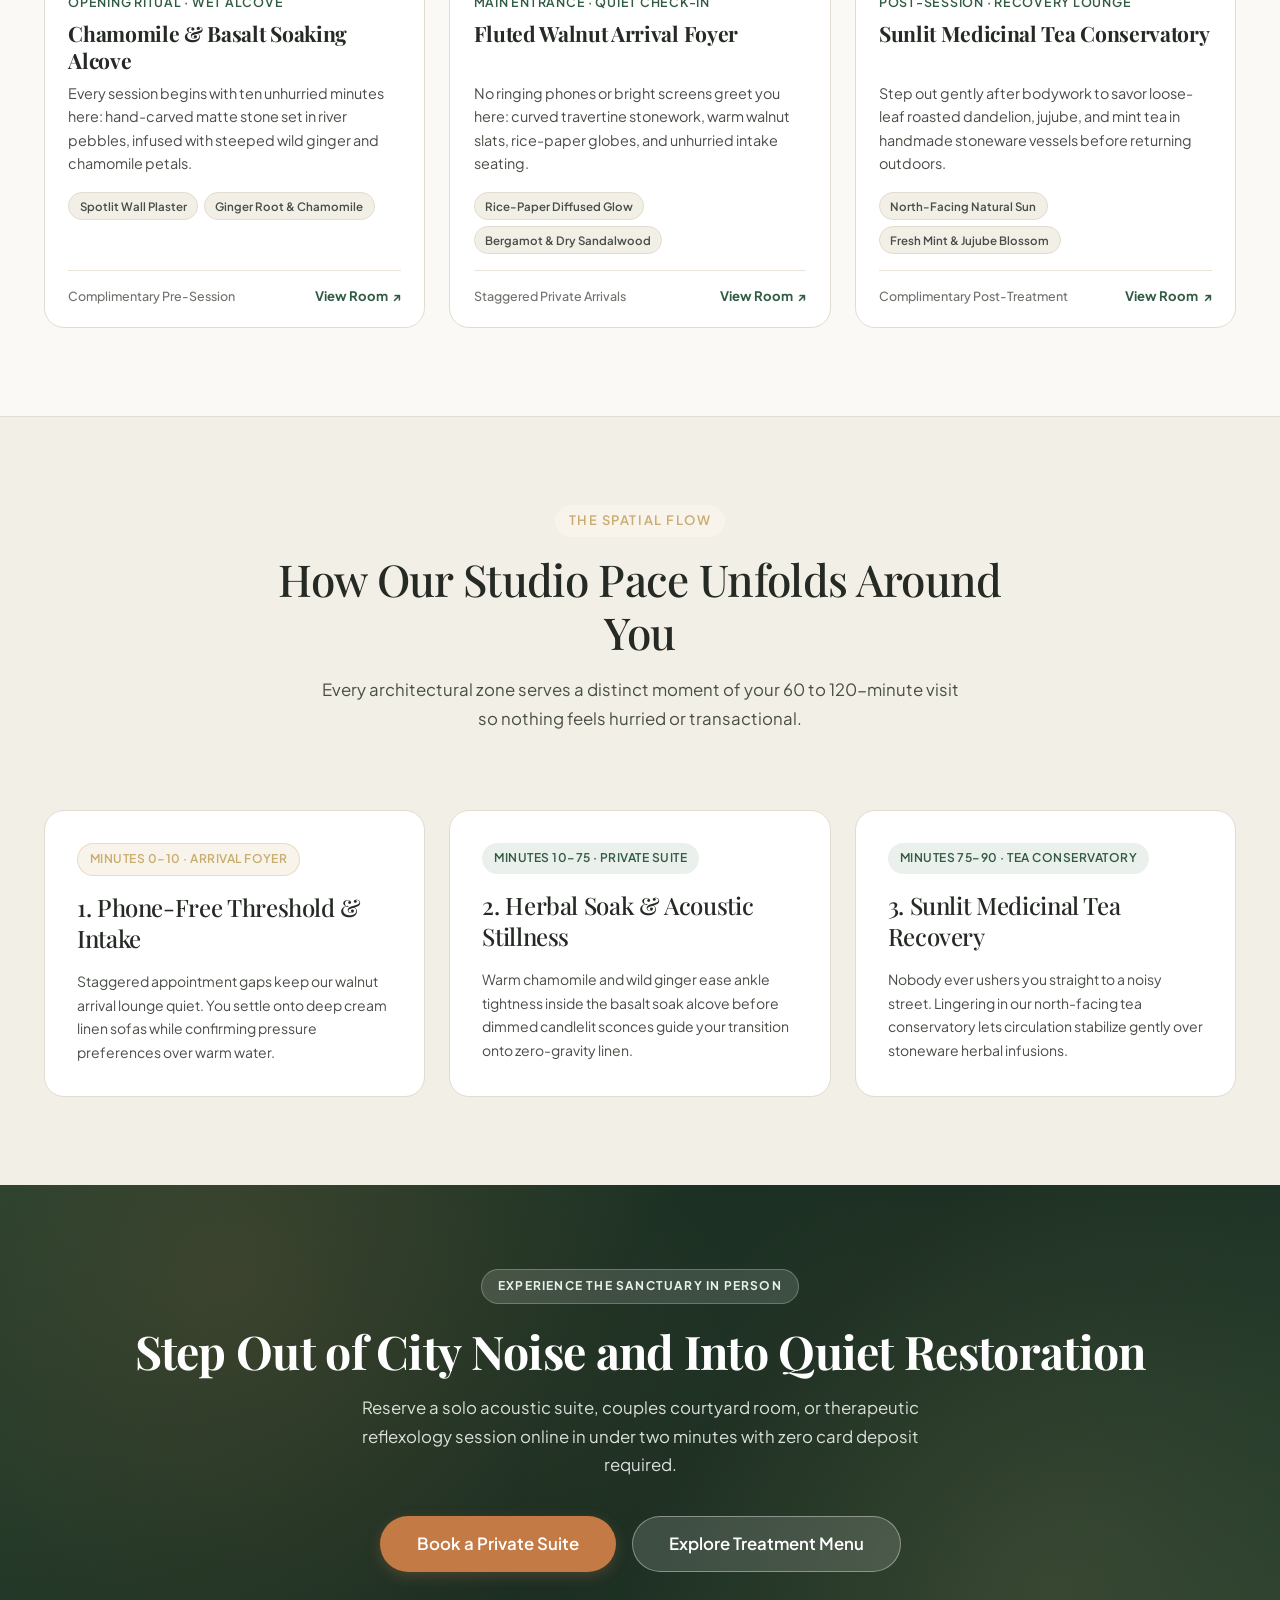
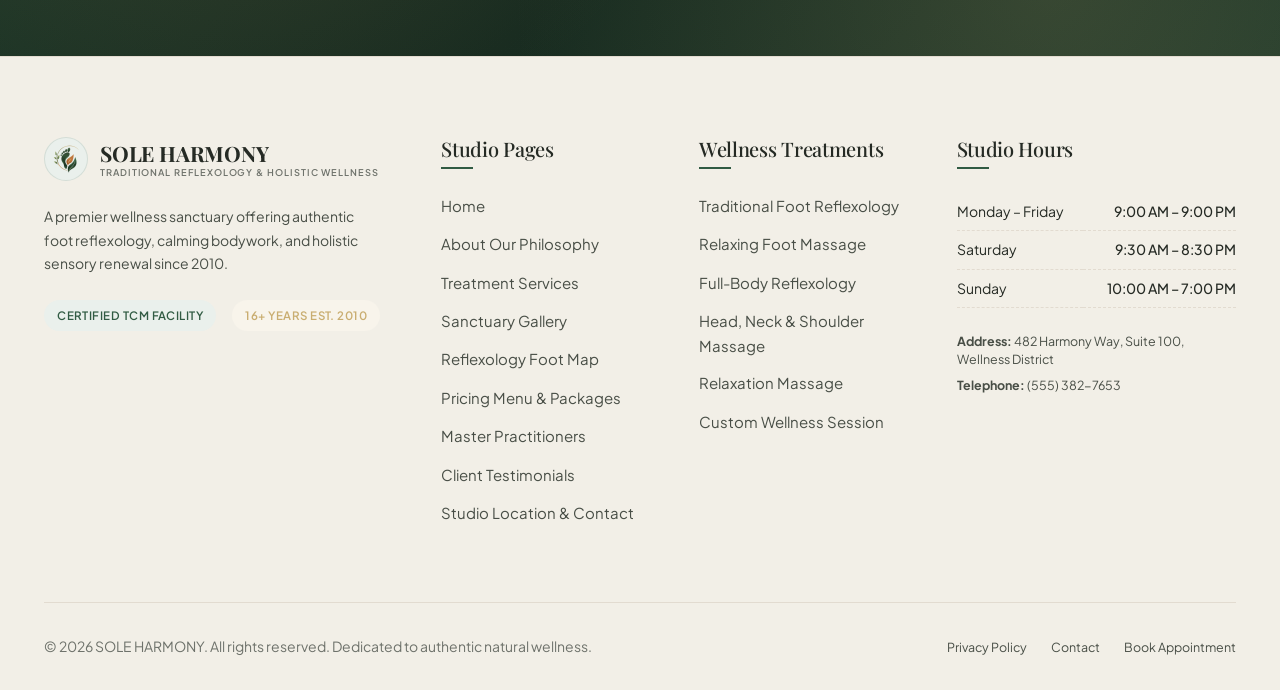
<file: gallery.html>
<!DOCTYPE html>
<html lang="en" dir="ltr" data-theme="light">
<head>
  <meta charset="UTF-8">
  <meta name="viewport" content="width=device-width, initial-scale=1.0">
  <title>Sanctuary Gallery &amp; Studio Ambiance — SOLE HARMONY Reflexology &amp; Holistic Wellness</title>
  <meta name="description" content="Explore the calm architectural ambiance of SOLE HARMONY: private acoustic treatment suites, basalt soaking alcoves, garden courtyard rooms, and herbal tea conservatory.">

  <!-- Favicon & Application Icons -->
  <link rel="icon" href="favicon.ico" sizes="any">
  <link rel="icon" type="image/png" sizes="16x16" href="favicon-16x16.png">
  <link rel="icon" type="image/png" sizes="32x32" href="favicon-32x32.png">
  <link rel="apple-touch-icon" sizes="180x180" href="apple-touch-icon.png">
  <link rel="manifest" href="site.webmanifest">
  <meta name="theme-color" content="#203D2C">

  <!-- Stylesheets -->
  <link rel="stylesheet" href="css/bootstrap.min.css">
  <link rel="stylesheet" href="css/tailwind.css">
  <link rel="stylesheet" href="css/variables.css">
  <link rel="stylesheet" href="css/global.css">
  <link rel="stylesheet" href="css/typography.css">
  <link rel="stylesheet" href="css/components.css">
  <link rel="stylesheet" href="css/services.css">
  <link rel="stylesheet" href="css/forms.css">
  <link rel="stylesheet" href="css/header-footer.css">
  <link rel="stylesheet" href="css/responsive.css">
  <link rel="stylesheet" href="css/themes.css">
  <link rel="stylesheet" href="css/rtl.css">
</head>
<body>

  <a href="#main-content" class="skip-link">Skip to main content</a>

  <!-- Main Header -->
  <header class="site-header">
    <div class="container-custom header-inner">
      <a href="index.html" class="site-logo" aria-label="Sole Harmony — Reflexology &amp; Foot Wellness">
        <div class="logo-icon">
          <img src="assets/icons/sole-harmony-symbol.png" alt="Sole Harmony — Reflexology &amp; Foot Wellness" class="logo-symbol-light">
          <img src="assets/icons/sole-harmony-symbol-dark.png" alt="Sole Harmony — Reflexology &amp; Foot Wellness" class="logo-symbol-dark">
        </div>
        <div class="logo-text-wrap">
          <span class="logo-title" data-config="brandName">SOLE HARMONY</span>
          <span class="logo-subtitle" data-config="brandSubtitle">Traditional Reflexology &amp; Holistic Wellness</span>
        </div>
      </a>

      <nav class="nav-menu-desktop" aria-label="Main Navigation">
        <div class="nav-dropdown home-nav-dropdown">
          <a href="index.html" class="nav-link-custom" data-i18n="nav_home" aria-haspopup="true" aria-expanded="false">
            <span>Home</span>
            <svg class="nav-chevron" width="12" height="12" viewBox="0 0 24 24" fill="none" stroke="currentColor" stroke-width="2.5" stroke-linecap="round" stroke-linejoin="round"><polyline points="6 9 12 15 18 9"></polyline></svg>
          </a>
          <div class="home-dropdown-menu" role="menu">
            <a href="index.html" class="home-menu-card" role="menuitem">
              <div class="home-menu-icon" aria-hidden="true">
                <svg width="22" height="22" viewBox="0 0 24 24" fill="none" stroke="currentColor" stroke-width="2" stroke-linecap="round" stroke-linejoin="round">
                  <path d="M11 20A7 7 0 0 1 9.8 6.1C15.5 5 17 4.48 19 2c1 2 2 4.18 2 8 0 5.5-4.78 10-10 10Z"></path>
                  <path d="M2 21c0-3 1.85-5.36 5.08-6C9.5 14.52 12 13 13 12"></path>
                </svg>
              </div>
              <div class="home-menu-info">
                <span class="home-menu-title" data-i18n="nav_home_1">Home 1 — Serenity</span>
                <span class="home-menu-desc" data-i18n="nav_home_1_desc">A calming, traditional reflexology experience</span>
              </div>
            </a>
            <a href="home-2.html" class="home-menu-card" role="menuitem">
              <div class="home-menu-icon" aria-hidden="true">
                <svg width="22" height="22" viewBox="0 0 24 24" fill="none" stroke="currentColor" stroke-width="2" stroke-linecap="round" stroke-linejoin="round">
                  <path d="M4 16v-2.38C4 11.5 7 11 9 11s5 .5 5 2.62V16c0 1.66-1.34 3-3 3H7c-1.66 0-3-1.34-3-3Z"></path>
                  <path d="M20 20v-1.5c0-1.5-2-2-3.5-2s-3.5.5-3.5 2V20c0 1.1.9 2 2 2h3c1.1 0 2-.9 2-2Z"></path>
                  <circle cx="6" cy="7" r="1.5"></circle>
                  <circle cx="10" cy="5.5" r="1.5"></circle>
                  <circle cx="14" cy="6.5" r="1.5"></circle>
                </svg>
              </div>
              <div class="home-menu-info">
                <span class="home-menu-title" data-i18n="nav_home_2">Home 2 — Wellness</span>
                <span class="home-menu-desc" data-i18n="nav_home_2_desc">Discover treatments, benefits, and personalized care</span>
              </div>
            </a>
          </div>
        </div>
        <a href="about.html" class="nav-link-custom" data-i18n="nav_about">About Us</a>
        <a href="services.html" class="nav-link-custom" data-i18n="nav_services">Services</a>
        <a href="gallery.html" class="nav-link-custom active" data-i18n="nav_gallery" aria-current="page">Gallery</a>
        <a href="pricing.html" class="nav-link-custom" data-i18n="nav_pricing">Pricing</a>
        <a href="testimonials.html" class="nav-link-custom" data-i18n="nav_testimonials">Testimonials</a>
        <a href="contact.html" class="nav-link-custom" data-i18n="nav_contact">Contact</a>
      </nav>

      <div class="header-actions">
        <div class="header-mode-controls">
          <button type="button" class="btn-header-icon btn-dir-toggle" title="Switch Layout Direction" aria-label="Switch Layout Direction">
            <svg class="icon-dir-svg" width="16" height="16" viewBox="0 0 24 24" fill="none" stroke="currentColor" stroke-width="2" stroke-linecap="round" stroke-linejoin="round">
              <path d="M17 4l4 4-4 4"></path>
              <path d="M21 8H3"></path>
              <path d="M7 20l-4-4 4-4"></path>
              <path d="M3 16h18"></path>
            </svg>
          </button>
          <button type="button" class="btn-header-icon btn-theme-toggle" title="Toggle Dark Mode" aria-label="Toggle Dark Mode">
            <svg class="icon-sun-svg" width="16" height="16" viewBox="0 0 24 24" fill="none" stroke="currentColor" stroke-width="2" stroke-linecap="round" stroke-linejoin="round">
              <circle cx="12" cy="12" r="5"></circle>
              <line x1="12" y1="1" x2="12" y2="3"></line>
              <line x1="12" y1="21" x2="12" y2="23"></line>
              <line x1="4.22" y1="4.22" x2="5.64" y2="5.64"></line>
              <line x1="18.36" y1="18.36" x2="19.78" y2="19.78"></line>
              <line x1="1" y1="12" x2="3" y2="12"></line>
              <line x1="21" y1="12" x2="23" y2="12"></line>
              <line x1="4.22" y1="19.78" x2="5.64" y2="18.36"></line>
              <line x1="18.36" y1="5.64" x2="19.78" y2="4.22"></line>
            </svg>
            <svg class="icon-moon-svg" width="16" height="16" viewBox="0 0 24 24" fill="none" stroke="currentColor" stroke-width="2" stroke-linecap="round" stroke-linejoin="round">
              <path d="M21 12.79A9 9 0 1 1 11.21 3 7 7 0 0 0 21 12.79z"></path>
            </svg>
          </button>
        </div>

        <a href="booking.html" class="btn-wellness btn-primary-custom btn-sm header-book-btn">
          <svg width="15" height="15" viewBox="0 0 24 24" fill="none" stroke="currentColor" stroke-width="2"><rect x="3" y="4" width="18" height="18" rx="2" ry="2"></rect><line x1="16" y1="2" x2="16" y2="6"></line><line x1="8" y1="2" x2="8" y2="6"></line><line x1="3" y1="10" x2="21" y2="10"></line></svg>
          <span class="header-book-text" data-i18n="nav_book">Book Appointment</span>
        </a>

        <button type="button" class="mobile-nav-toggle" aria-label="Open mobile menu">
          <svg width="22" height="22" viewBox="0 0 24 24" fill="none" stroke="currentColor" stroke-width="2"><line x1="3" y1="12" x2="21" y2="12"></line><line x1="3" y1="6" x2="21" y2="6"></line><line x1="3" y1="18" x2="21" y2="18"></line></svg>
        </button>
      </div>
    </div>
  </header>

  <!-- Mobile Off-Canvas Drawer -->
  <div class="mobile-drawer-backdrop" id="mobile-drawer-backdrop">
    <div class="mobile-drawer" id="mobile-drawer">
      <div class="mobile-drawer-header">
        <div class="flex items-center gap-2">
          <div class="logo-icon w-8 h-8">
            <img src="assets/icons/sole-harmony-symbol.png" alt="Sole Harmony" class="logo-symbol-light">
            <img src="assets/icons/sole-harmony-symbol-dark.png" alt="Sole Harmony" class="logo-symbol-dark">
          </div>
          <span class="font-heading font-bold text-main" style="font-size: 1.15rem;" data-config="brandName">SOLE HARMONY</span>
        </div>
        <button type="button" class="mobile-drawer-close" aria-label="Close menu" style="background:none; border:none; font-size:1.75rem; cursor:pointer; color:var(--text-main);">&times;</button>
      </div>

      <div class="mobile-nav-links mb-6">
        <div class="mobile-nav-heading">Home Variations</div>
        <a href="index.html" class="mobile-home-card">
          <div class="mobile-home-icon">
            <svg width="18" height="18" viewBox="0 0 24 24" fill="none" stroke="currentColor" stroke-width="2" stroke-linecap="round" stroke-linejoin="round">
              <path d="M11 20A7 7 0 0 1 9.8 6.1C15.5 5 17 4.48 19 2c1 2 2 4.18 2 8 0 5.5-4.78 10-10 10Z"></path>
              <path d="M2 21c0-3 1.85-5.36 5.08-6C9.5 14.52 12 13 13 12"></path>
            </svg>
          </div>
          <div class="mobile-home-info">
            <span class="mobile-home-title" data-i18n="nav_home_1">Home 1 — Serenity</span>
            <span class="mobile-home-desc" data-i18n="nav_home_1_desc">A calming, traditional reflexology experience</span>
          </div>
        </a>
        <a href="home-2.html" class="mobile-home-card">
          <div class="mobile-home-icon">
            <svg width="18" height="18" viewBox="0 0 24 24" fill="none" stroke="currentColor" stroke-width="2" stroke-linecap="round" stroke-linejoin="round">
              <path d="M4 16v-2.38C4 11.5 7 11 9 11s5 .5 5 2.62V16c0 1.66-1.34 3-3 3H7c-1.66 0-3-1.34-3-3Z"></path>
              <path d="M20 20v-1.5c0-1.5-2-2-3.5-2s-3.5.5-3.5 2V20c0 1.1.9 2 2 2h3c1.1 0 2-.9 2-2Z"></path>
              <circle cx="6" cy="7" r="1.5"></circle>
              <circle cx="10" cy="5.5" r="1.5"></circle>
              <circle cx="14" cy="6.5" r="1.5"></circle>
            </svg>
          </div>
          <div class="mobile-home-info">
            <span class="mobile-home-title" data-i18n="nav_home_2">Home 2 — Wellness</span>
            <span class="mobile-home-desc" data-i18n="nav_home_2_desc">Discover treatments, benefits, and personalized care</span>
          </div>
        </a>
        <div class="mobile-nav-divider"></div>
        <a href="about.html" class="mobile-nav-item" data-i18n="nav_about">About Us</a>
        <a href="services.html" class="mobile-nav-item" data-i18n="nav_services">Services &amp; Treatments</a>
        <a href="gallery.html" class="mobile-nav-item active">Sanctuary Gallery</a>
        <a href="pricing.html" class="mobile-nav-item" data-i18n="nav_pricing">Pricing &amp; Packages</a>
        <a href="testimonials.html" class="mobile-nav-item" data-i18n="nav_testimonials">Testimonials &amp; Reviews</a>
        <a href="contact.html" class="mobile-nav-item" data-i18n="nav_contact">Contact &amp; Location</a>
      </div>

      <div class="mobile-theme-dir-section">
        <span class="dropdown-header-custom" style="padding-left:0; padding-right:0;">Appearance</span>
        <div class="grid grid-cols-2 gap-2 mb-3">
          <button type="button" class="mobile-theme-dir-btn theme-select-btn" data-theme="light">
            <span>☀️ Light</span>
            <span class="check-indicator">✓</span>
          </button>
          <button type="button" class="mobile-theme-dir-btn theme-select-btn" data-theme="dark">
            <span>🌙 Dark</span>
            <span class="check-indicator">✓</span>
          </button>
        </div>
        <span class="dropdown-header-custom" style="padding-left:0; padding-right:0;">Layout Direction</span>
        <div class="grid grid-cols-2 gap-2 mb-3">
          <button type="button" class="mobile-theme-dir-btn dir-select-btn" data-dir="ltr">
            <span>↔️ LTR</span>
            <span class="check-indicator">✓</span>
          </button>
          <button type="button" class="mobile-theme-dir-btn dir-select-btn" data-dir="rtl">
            <span>🔁 RTL</span>
            <span class="check-indicator">✓</span>
          </button>
        </div>
      </div>

      <div class="mt-auto pt-4 border-t" style="border-color: var(--border-color);">
        <a href="booking.html" class="btn-wellness btn-primary-custom w-full" data-i18n="nav_book">
          Book Appointment
        </a>
      </div>
    </div>
  </div>

  <main id="main-content">
    <!-- 1. Centered Cedar & Twilight Sanctuary Gallery Hero -->
    <section class="page-header-banner page-header-gallery">
      <div class="container-custom">
        <div class="page-hero-grid">
          <div class="page-hero-content">
            <nav class="breadcrumb-wellness" aria-label="Breadcrumb">
              <a href="index.html" data-i18n="breadcrumb_home">Home</a>
              <span class="breadcrumb-separator">/</span>
              <span class="font-semibold" data-i18n="breadcrumb_gallery">Gallery</span>
            </nav>
            <span class="page-hero-badge">SANCTUARY ARCHITECTURE &amp; AMBIANCE · EST. 2010</span>
            <h1 class="page-hero-heading">
              <span class="page-hero-title-lead">Step Inside Our</span>
              <span class="page-hero-title-accent">Serene Sanctuary Spaces</span>
            </h1>
            <p class="page-hero-desc">
              Built from fluted honey teak, lime-wash stone walls, acoustic bamboo screens, and indoor garden courtyards—take a visual walk through the rooms designed to quiet your nervous system before session minute one.
            </p>
            <div class="hero-context-chips">
              <span class="hero-context-chip">6 Acoustically Sealed Suites</span>
              <span class="hero-context-chip">Private Garden Courtyard</span>
              <span class="hero-context-chip">2700K Warm Candlelight</span>
              <span class="hero-context-chip">Zero Crowded Waiting Rooms</span>
            </div>
          </div>
        </div>
      </div>
    </section>

    <!-- 2. Architectural Design Spotlight & Sensory Principles -->
    <section class="section-py bg-sand-light border-b" style="border-color: var(--border-color);">
      <div class="container-custom">
        <div class="grid grid-cols-1 lg:grid-cols-12 gap-8 lg:gap-12 items-center mb-12">
          <div class="lg:col-span-6">
            <div class="gallery-pavilion-frame">
              <img src="assets/images/gallery/gallery-garden-pavilion.jpg" alt="Sunlit limestone courtyard pavilion opening to garden fountain and private linen treatment suites at SOLE HARMONY" class="gallery-pavilion-img">
            </div>
          </div>

          <div class="lg:col-span-6">
            <span class="section-tag section-tag-gold">Architectural Stillness</span>
            <h2 class="section-title mb-4">Every Surface Chosen to Lower Sensory Overwhelm</h2>
            <p class="text-secondary mb-6 leading-relaxed">
              When designing SOLE HARMONY back in 2010, our founders rejected bright retail lobbies, open curtained cubicles, and recycled piped radio music. Instead, each treatment wing centers around natural timber acoustics, HEPA-13 clean air, live botanical greenery, and unhurried private entrances.
            </p>

            <div class="experience-proof-bar">
              <div class="experience-proof-stat">
                <strong>6 Suites</strong>
                <span>Staggered Private Arrivals</span>
              </div>
              <div class="experience-proof-stat">
                <strong>&lt; 30 dB</strong>
                <span>Acoustic Room Floor</span>
              </div>
              <div class="experience-proof-stat">
                <strong>HEPA 13</strong>
                <span>Silent Suite Filtration</span>
              </div>
            </div>

            <div class="cta-row-start" style="margin-top: 1.5rem;">
              <a href="#gallery-explorer" class="btn-wellness btn-primary-custom">
                Explore All 6 Spaces ↓
              </a>
              <a href="booking.html" class="btn-wellness btn-secondary-custom">
                Reserve Your Suite
              </a>
            </div>
          </div>
        </div>

        <div class="grid grid-cols-1 md:grid-cols-2 lg:grid-cols-4 gap-6">
          <article class="card-wellness p-6 gallery-pillar-card">
            <span class="badge-wellness badge-signature mb-3" style="width: fit-content;">Acoustics</span>
            <h3 class="font-heading text-xl text-main mb-2">Fluted Cedar &amp; Double Core Doors</h3>
            <p class="text-secondary text-sm leading-relaxed mb-0">
              Slatted timber panels absorb echo across corridors while solid acoustic cores isolate street traffic outside every room.
            </p>
          </article>

          <article class="card-wellness p-6 gallery-pillar-card">
            <span class="badge-wellness mb-3" style="width: fit-content; background: var(--color-primary-soft);">Lighting</span>
            <h3 class="font-heading text-xl text-main mb-2">Circadian 2700K Indirect Glow</h3>
            <p class="text-secondary text-sm leading-relaxed mb-0">
              No overhead spotlights enter your field of vision; hidden architectural coves and dimmable brass sconces signal rest.
            </p>
          </article>

          <article class="card-wellness p-6 gallery-pillar-card">
            <span class="badge-wellness mb-3" style="width: fit-content; background: var(--color-primary-soft);">Atmosphere</span>
            <h3 class="font-heading text-xl text-main mb-2">Small-Batch Botanical Diffusion</h3>
            <p class="text-secondary text-sm leading-relaxed mb-0">
              Rooms carry faint traces of steamed mugwort, wild ginger root, and hinoki cedar—never synthetic perfume sprays.
            </p>
          </article>

          <article class="card-wellness p-6 gallery-pillar-card">
            <span class="badge-wellness mb-3" style="width: fit-content; background: var(--color-primary-soft);">Tactility</span>
            <h3 class="font-heading text-xl text-main mb-2">Organic Linen &amp; Warm Timber</h3>
            <p class="text-secondary text-sm leading-relaxed mb-0">
              Every drape, waffle-weave towel, limestone floor tile, and hand-turned teak bench feels grounded and breathable.
            </p>
          </article>
        </div>
      </div>
    </section>

    <!-- 3. Interactive Ambiance & Space Photo Explorer -->
    <section class="section-py" id="gallery-explorer">
      <div class="container-custom">
        <div class="section-header-center">
          <span class="section-tag">Virtual Studio Tour</span>
          <h2 class="section-title">Explore Each Sanctuary Room &amp; Lounge</h2>
          <p class="section-desc">
            Filter by wing below and select any room card to inspect full-size architectural photography, lighting warmth, sound insulation, and botanical scent notes.
          </p>
        </div>

        <div class="services-filter-bar">
          <div class="category-pills-wrap" role="group" aria-label="Filter gallery by studio wing">
            <button type="button" class="category-pill-btn active" data-gallery-filter="all" aria-pressed="true">All Spaces (6)</button>
            <button type="button" class="category-pill-btn" data-gallery-filter="suites" aria-pressed="false">Treatment Suites (3)</button>
            <button type="button" class="category-pill-btn" data-gallery-filter="lounge-soak" aria-pressed="false">Soak &amp; Lounge Spaces (3)</button>
          </div>
          <div class="search-input-group">
            <svg class="search-icon-inside" viewBox="0 0 24 24" fill="none" stroke="currentColor" stroke-width="2"><circle cx="11" cy="11" r="8"></circle><line x1="21" y1="21" x2="16.65" y2="16.65"></line></svg>
            <input type="search" id="gallery-search-input" class="search-input-field" placeholder="Search cedar, soaking, tea, suite..." aria-label="Search sanctuary spaces">
          </div>
        </div>

        <div class="flex items-center justify-between text-xs uppercase tracking-wider text-muted-custom font-semibold mb-6">
          <span id="gallery-count-label">6 OF 6 SANCTUARY SPACES SHOWN</span>
          <span>Click any space to inspect room specs</span>
        </div>

        <div class="grid grid-cols-1 md:grid-cols-2 lg:grid-cols-3 gap-6" id="gallery-ambiance-grid">
          <!-- Populated dynamically by js/gallery.js -->
        </div>

        <div id="gallery-empty-state" class="card-wellness p-10 text-center hidden mt-6">
          <h3 class="font-heading text-2xl text-main mb-2">No Spaces Match Your Search</h3>
          <p class="text-secondary text-sm mb-5">Try another room keyword such as "cedar", "courtyard", "tea", or "stone".</p>
          <button type="button" id="gallery-reset-filters" class="btn-wellness btn-secondary-custom btn-sm">Reset Filters</button>
        </div>
      </div>
    </section>

    <!-- 4. Sensory Atmosphere Progression Across Your Visit -->
    <section class="section-py bg-sand-light border-t" style="border-color: var(--border-color);">
      <div class="container-custom">
        <div class="section-header-center">
          <span class="section-tag section-tag-gold">The Spatial Flow</span>
          <h2 class="section-title">How Our Studio Pace Unfolds Around You</h2>
          <p class="section-desc">
            Every architectural zone serves a distinct moment of your 60 to 120-minute visit so nothing feels hurried or transactional.
          </p>
        </div>

        <div class="grid grid-cols-1 md:grid-cols-3 gap-6">
          <article class="card-wellness p-7 gallery-journey-card">
            <span class="badge-wellness badge-signature mb-3" style="width: fit-content;">Minutes 0–10 · Arrival Foyer</span>
            <h3 class="font-heading text-2xl text-main mb-3">1. Phone-Free Threshold &amp; Intake</h3>
            <p class="text-secondary text-sm leading-relaxed mb-0">
              Staggered appointment gaps keep our walnut arrival lounge quiet. You settle onto deep cream linen sofas while confirming pressure preferences over warm water.
            </p>
          </article>

          <article class="card-wellness p-7 gallery-journey-card">
            <span class="badge-wellness mb-3" style="width: fit-content; background: var(--color-primary-soft);">Minutes 10–75 · Private Suite</span>
            <h3 class="font-heading text-2xl text-main mb-3">2. Herbal Soak &amp; Acoustic Stillness</h3>
            <p class="text-secondary text-sm leading-relaxed mb-0">
              Warm chamomile and wild ginger ease ankle tightness inside the basalt soak alcove before dimmed candlelit sconces guide your transition onto zero-gravity linen.
            </p>
          </article>

          <article class="card-wellness p-7 gallery-journey-card">
            <span class="badge-wellness mb-3" style="width: fit-content; background: var(--color-primary-soft);">Minutes 75–90 · Tea Conservatory</span>
            <h3 class="font-heading text-2xl text-main mb-3">3. Sunlit Medicinal Tea Recovery</h3>
            <p class="text-secondary text-sm leading-relaxed mb-0">
              Nobody ever ushers you straight to a noisy street. Lingering in our north-facing tea conservatory lets circulation stabilize gently over stoneware herbal infusions.
            </p>
          </article>
        </div>
      </div>
    </section>

    <!-- 5. Dark Forest CTA Banner -->
    <section class="cta-sanctuary-banner">
      <div class="container-custom text-center">
        <span class="cta-sanctuary-badge">Experience the Sanctuary in Person</span>
        <h2 class="cta-sanctuary-title">
          Step Out of City Noise and Into Quiet Restoration
        </h2>
        <p class="cta-sanctuary-desc">
          Reserve a solo acoustic suite, couples courtyard room, or therapeutic reflexology session online in under two minutes with zero card deposit required.
        </p>
        <div class="cta-sanctuary-actions">
          <a href="booking.html" class="btn-wellness btn-terracotta btn-lg">
            Book a Private Suite
          </a>
          <a href="services.html" class="btn-wellness cta-banner-secondary-btn btn-lg">
            Explore Treatment Menu
          </a>
        </div>
      </div>
    </section>
  </main>

  <!-- Interactive Lightbox Modal -->
  <div class="gallery-lightbox-backdrop" id="gallery-lightbox-backdrop" role="dialog" aria-modal="true" aria-labelledby="lightbox-space-title" aria-hidden="true">
    <div class="gallery-lightbox-panel" id="gallery-lightbox-panel">
      <button type="button" class="gallery-lightbox-close" id="gallery-lightbox-close" aria-label="Close room detail modal">&times;</button>

      <div class="gallery-lightbox-stage">
        <img src="assets/images/gallery/gallery-single-suite.jpg" alt="" id="lightbox-space-img" class="gallery-lightbox-img">
        <button type="button" class="gallery-lightbox-nav gallery-lightbox-prev" id="gallery-lightbox-prev" aria-label="Previous room photo">&#8249;</button>
        <button type="button" class="gallery-lightbox-nav gallery-lightbox-next" id="gallery-lightbox-next" aria-label="Next room photo">&#8250;</button>
        <span class="gallery-lightbox-counter" id="lightbox-space-counter">1 / 6</span>
      </div>

      <div class="gallery-lightbox-info">
        <div>
          <span class="text-xs font-bold uppercase tracking-wider text-primary-custom block mb-1" id="lightbox-space-wing">Suite 01 · Acoustic Wing</span>
          <h3 class="font-heading text-2xl sm:text-3xl text-main mb-2" id="lightbox-space-title">Solo Acoustic Reflexology Suite</h3>
          <p class="text-secondary text-sm leading-relaxed mb-0" id="lightbox-space-desc"></p>
        </div>

        <div class="gallery-lightbox-specs">
          <div class="gallery-lightbox-spec-box">
            <span>Lighting</span>
            <strong id="lightbox-spec-lighting">2700K Brass Sconces</strong>
          </div>
          <div class="gallery-lightbox-spec-box">
            <span>Sound Profile</span>
            <strong id="lightbox-spec-acoustics">&lt; 30 dB Quiet Floor</strong>
          </div>
          <div class="gallery-lightbox-spec-box">
            <span>Botanical Scent</span>
            <strong id="lightbox-spec-aroma">Warm Hinoki &amp; Cedar</strong>
          </div>
          <div class="gallery-lightbox-spec-box">
            <span>Room Capacity</span>
            <strong id="lightbox-spec-capacity">1 Guest · Private Door</strong>
          </div>
        </div>

        <div class="mt-auto pt-3 border-t flex flex-wrap gap-3" style="border-color: var(--border-color-light);">
          <a href="booking.html" id="lightbox-book-link" class="btn-wellness btn-primary-custom flex-1 justify-center">
            Book Session in This Suite
          </a>
        </div>
      </div>
    </div>
  </div>

  <!-- Site Footer -->
  <footer class="site-footer">
    <div class="container-custom">
      <div class="footer-top">
        <div>
          <a href="index.html" class="footer-logo site-logo flex items-center gap-3 mb-4" aria-label="Sole Harmony - Return to homepage">
            <div class="logo-icon w-11 h-11">
              <img src="assets/icons/sole-harmony-symbol.png" alt="Sole Harmony - Reflexology &amp; Foot Wellness" class="logo-symbol-light">
              <img src="assets/icons/sole-harmony-symbol-dark.png" alt="Sole Harmony - Reflexology &amp; Foot Wellness" class="logo-symbol-dark">
            </div>
            <div class="logo-text-wrap">
              <span class="font-heading font-bold text-main logo-title" style="font-size: 1.35rem;" data-config="brandName">SOLE HARMONY</span>
              <span class="logo-subtitle" style="font-size: 0.65rem;" data-config="brandSubtitle">Traditional Reflexology &amp; Holistic Wellness</span>
            </div>
          </a>
          <p class="text-secondary text-sm mb-6" style="line-height: 1.7; max-width: 320px;">
            A premier wellness sanctuary offering authentic foot reflexology, calming bodywork, and holistic sensory renewal since 2010.
          </p>
          <div class="flex items-center gap-3">
            <span class="badge-wellness" style="background: var(--color-primary-soft);">Certified TCM Facility</span>
            <span class="badge-wellness" style="background: var(--color-gold-soft); color: var(--color-gold);">16+ Years Est. 2010</span>
          </div>
        </div>

        <div>
          <h4 class="footer-col-title">Studio Pages</h4>
          <ul class="footer-links-list">
            <li><a href="index.html" data-i18n="nav_home">Home</a></li>
            <li><a href="about.html">About Our Philosophy</a></li>
            <li><a href="services.html">Treatment Services</a></li>
            <li><a href="gallery.html">Sanctuary Gallery</a></li>
            <li><a href="benefits.html">Reflexology Foot Map</a></li>
            <li><a href="pricing.html">Pricing Menu &amp; Packages</a></li>
            <li><a href="therapists.html">Master Practitioners</a></li>
            <li><a href="testimonials.html">Client Testimonials</a></li>
            <li><a href="contact.html">Studio Location &amp; Contact</a></li>
          </ul>
        </div>

        <div>
          <h4 class="footer-col-title" data-i18n="footer_treatments">Wellness Treatments</h4>
          <ul class="footer-links-list">
            <li><a href="service-details.html?id=traditional-foot-reflexology" data-i18n="service_1_name">Traditional Foot Reflexology</a></li>
            <li><a href="service-details.html?id=relaxing-foot-massage" data-i18n="service_2_name">Relaxing Foot Massage</a></li>
            <li><a href="service-details.html?id=full-body-reflexology" data-i18n="service_3_name">Full-Body Reflexology</a></li>
            <li><a href="service-details.html?id=head-neck-shoulder-massage" data-i18n="service_4_name">Head, Neck &amp; Shoulder Massage</a></li>
            <li><a href="service-details.html?id=relaxation-massage" data-i18n="service_5_name">Relaxation Massage</a></li>
            <li><a href="service-details.html?id=custom-wellness-session" data-i18n="service_6_name">Custom Wellness Session</a></li>
          </ul>
        </div>

        <div>
          <h4 class="footer-col-title">Studio Hours</h4>
          <table class="hours-table mb-4">
            <tbody>
              <tr><td>Monday – Friday</td><td>9:00 AM – 9:00 PM</td></tr>
              <tr><td>Saturday</td><td>9:30 AM – 8:30 PM</td></tr>
              <tr><td>Sunday</td><td>10:00 AM – 7:00 PM</td></tr>
            </tbody>
          </table>
          <p class="text-xs text-secondary mb-2">
            <strong>Address:</strong> <span data-config="addressFull">482 Harmony Way, Suite 100, Wellness District</span>
          </p>
          <p class="text-xs text-secondary mb-0">
            <strong>Telephone:</strong> <span data-config="phone">(555) 382-7653</span>
          </p>
        </div>
      </div>

      <div class="footer-bottom">
        <div>
          © <span class="current-year">2026</span> <span data-config="brandName">SOLE HARMONY</span>. <span data-i18n="footer_rights">All rights reserved. Dedicated to authentic natural wellness.</span>
        </div>
        <div class="flex items-center gap-4 text-xs">
          <a href="about.html" class="text-secondary" data-i18n="footer_privacy">Privacy Policy</a>
          <a href="contact.html" class="text-secondary" data-i18n="nav_contact">Contact</a>
          <a href="booking.html" class="text-secondary" data-i18n="nav_book">Book Appointment</a>
        </div>
      </div>
    </div>
  </footer>

  <!-- Scripts -->
  <script src="js/config.js"></script>
  <script src="js/translations.js"></script>
  <script src="js/notifications.js"></script>
  <script src="js/theme.js"></script>
  <script src="js/language.js"></script>
  <script src="js/navigation.js"></script>
  <script src="js/gallery.js"></script>
  <script src="js/main.js"></script>
</body>
</html>
</file>
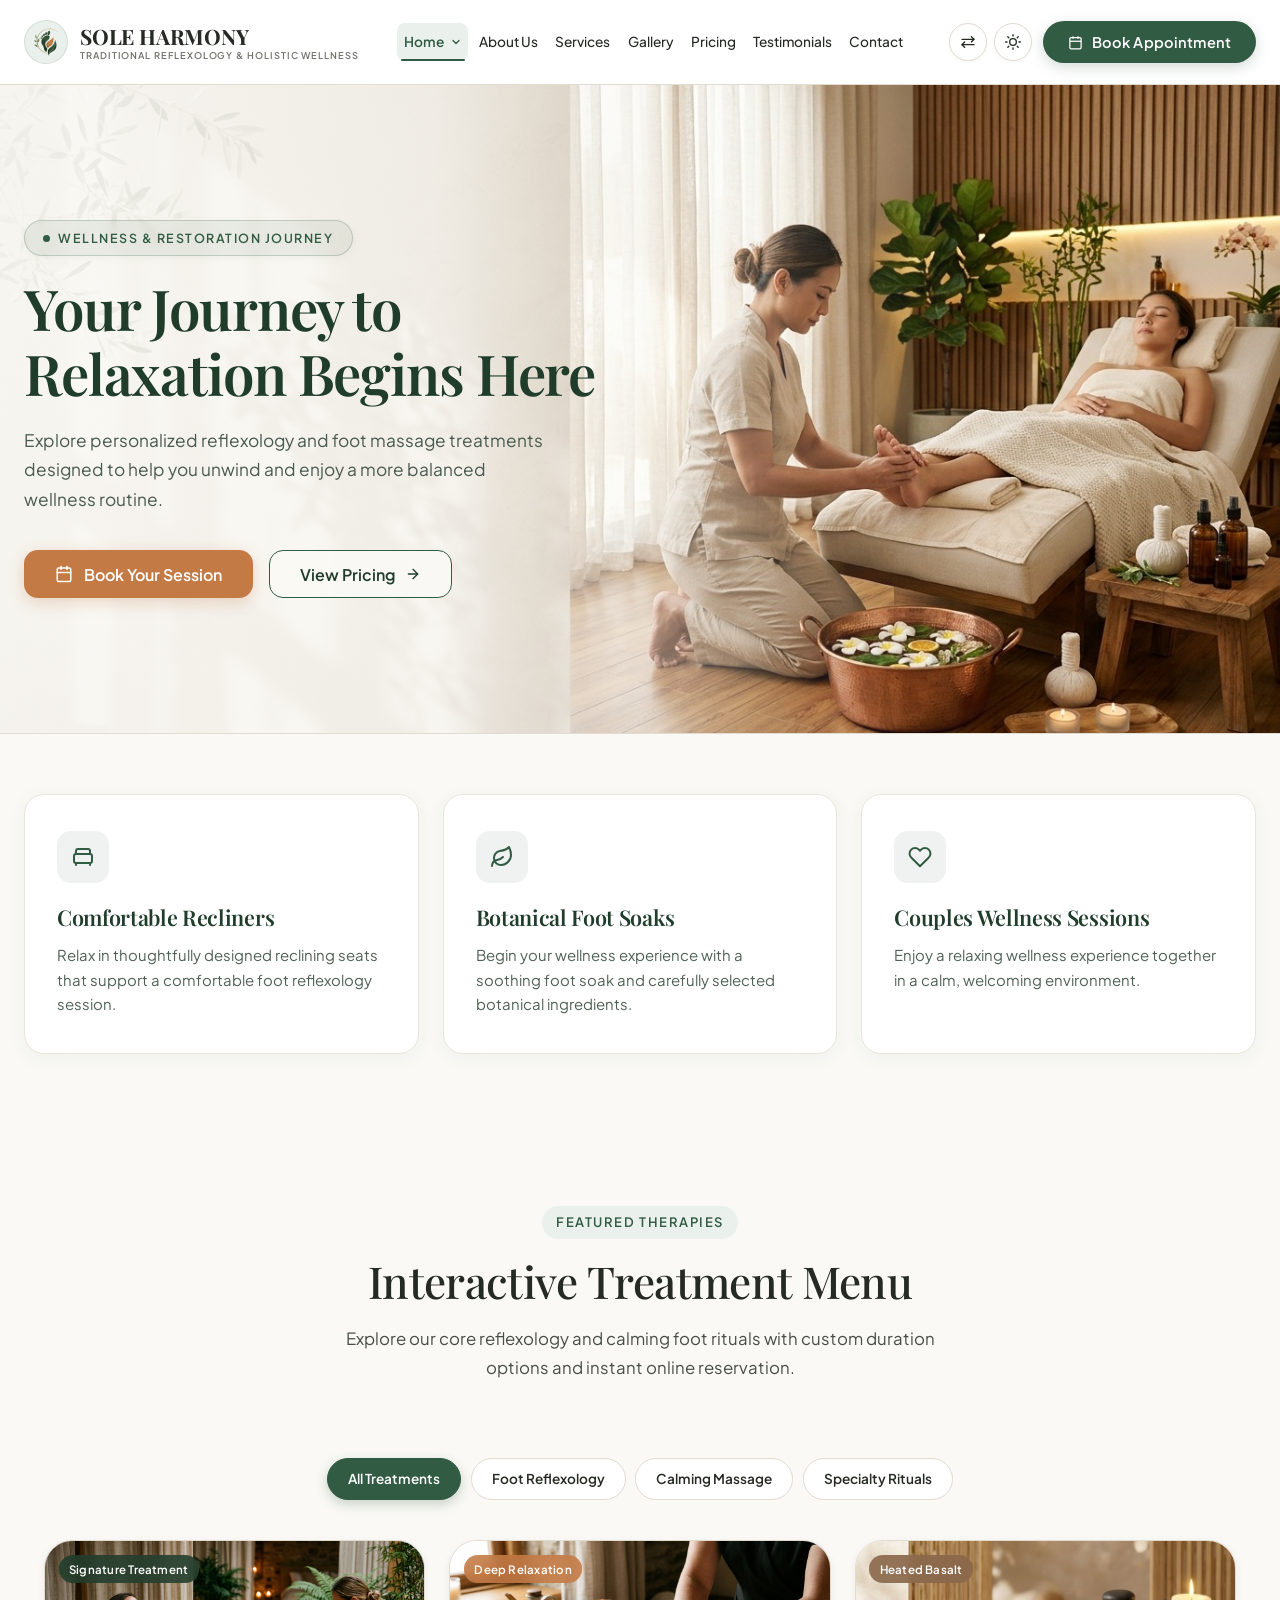
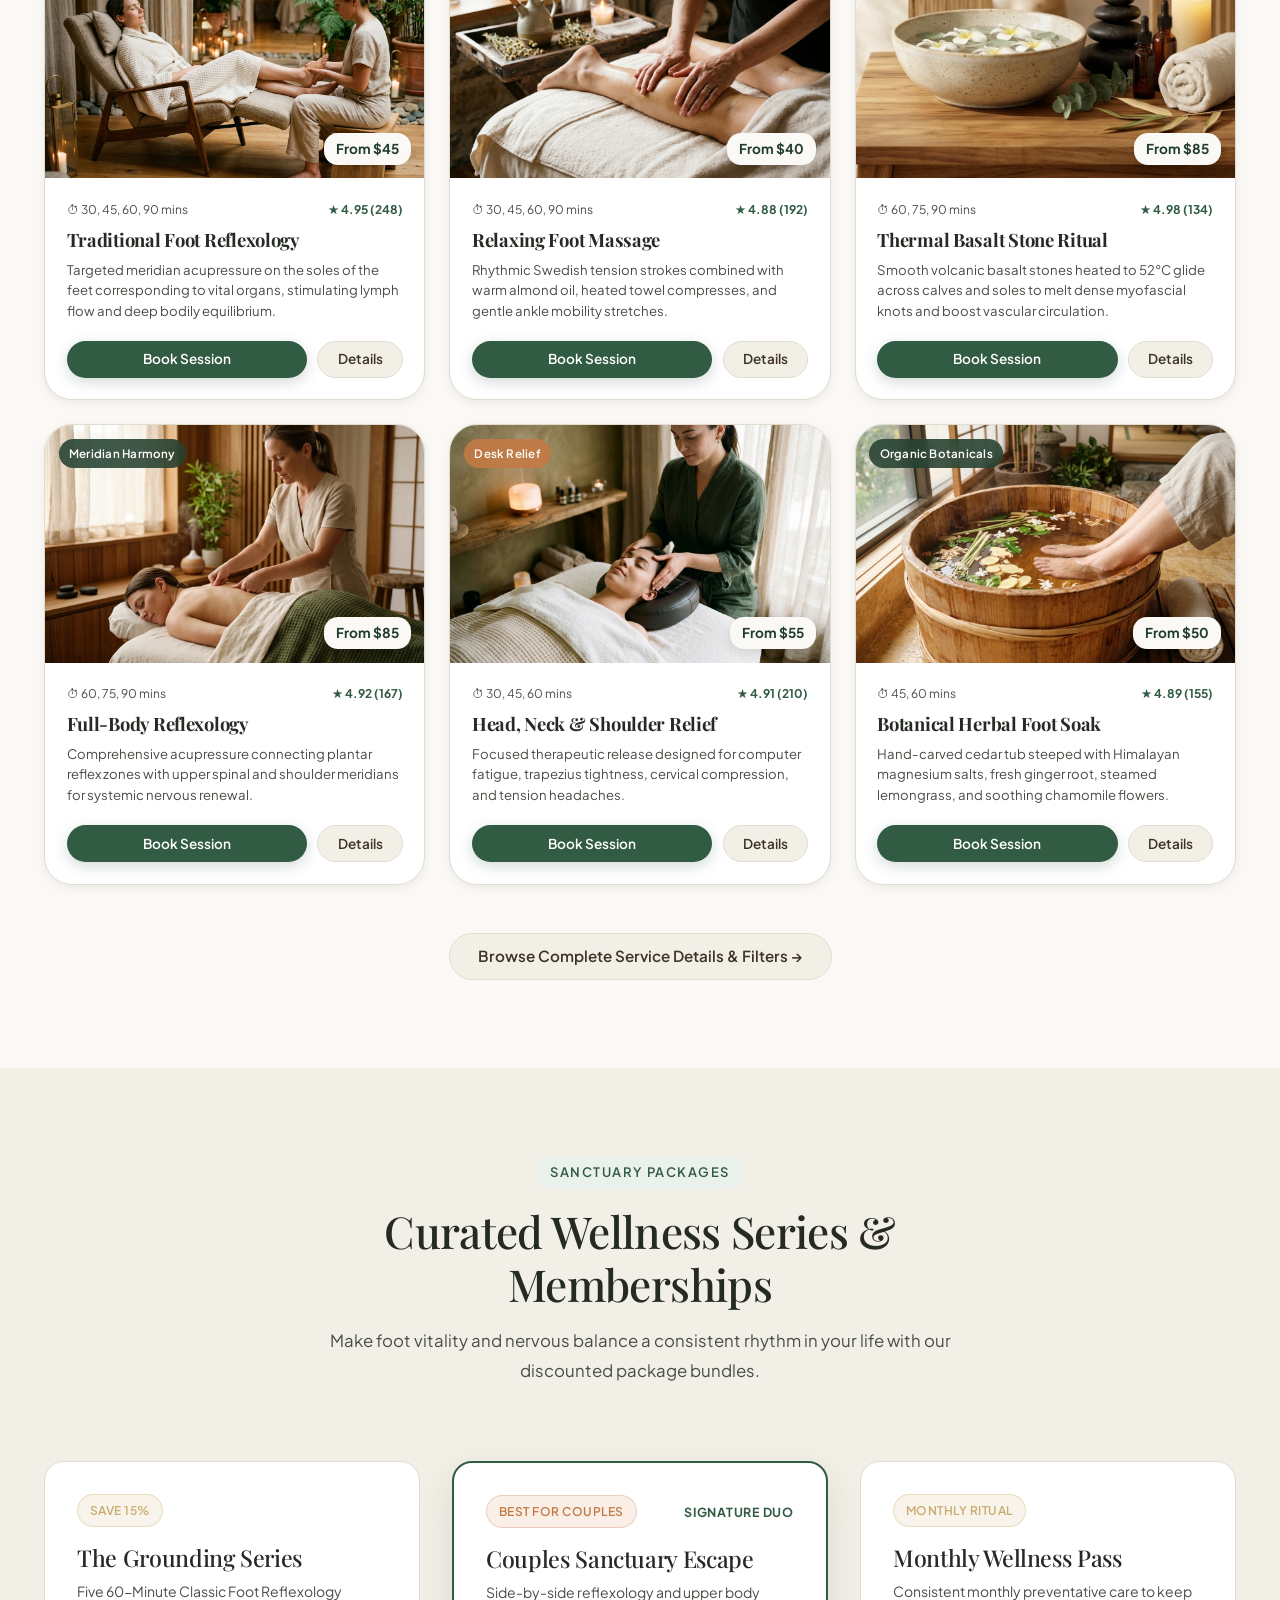
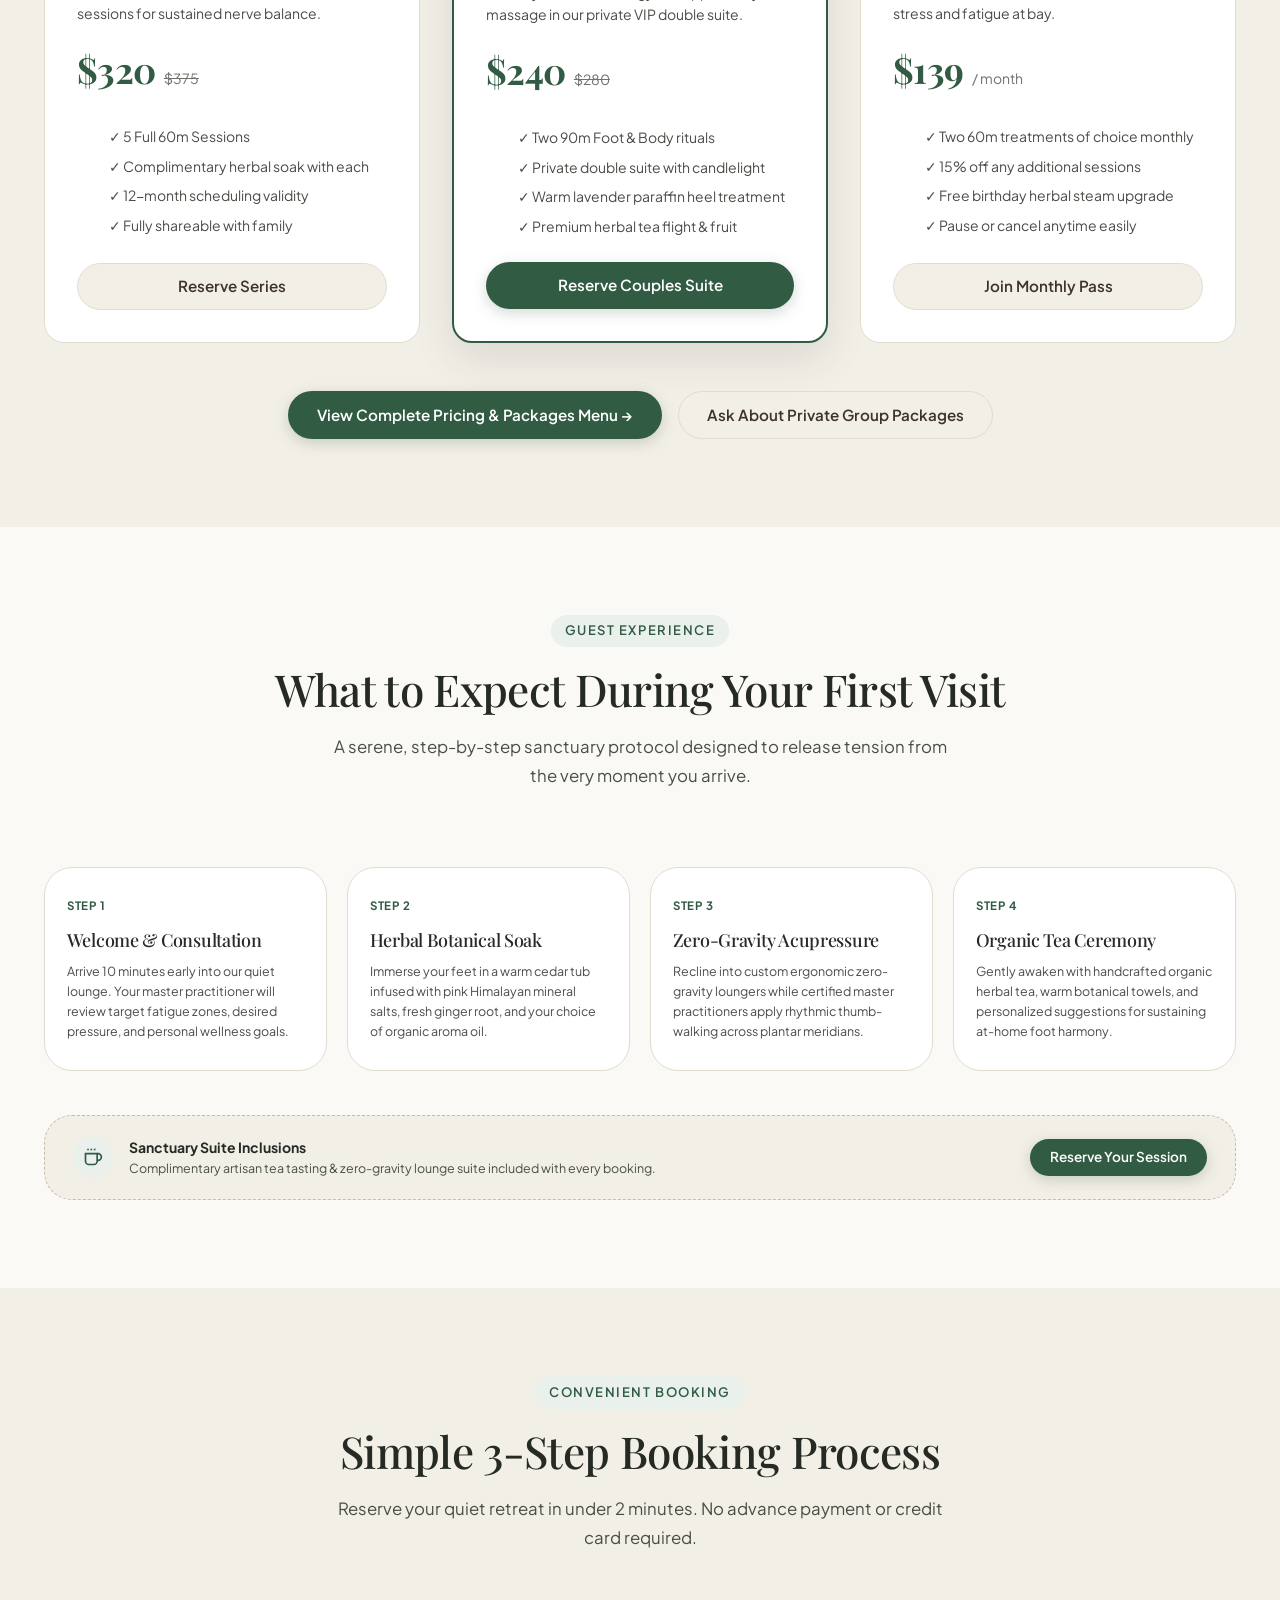
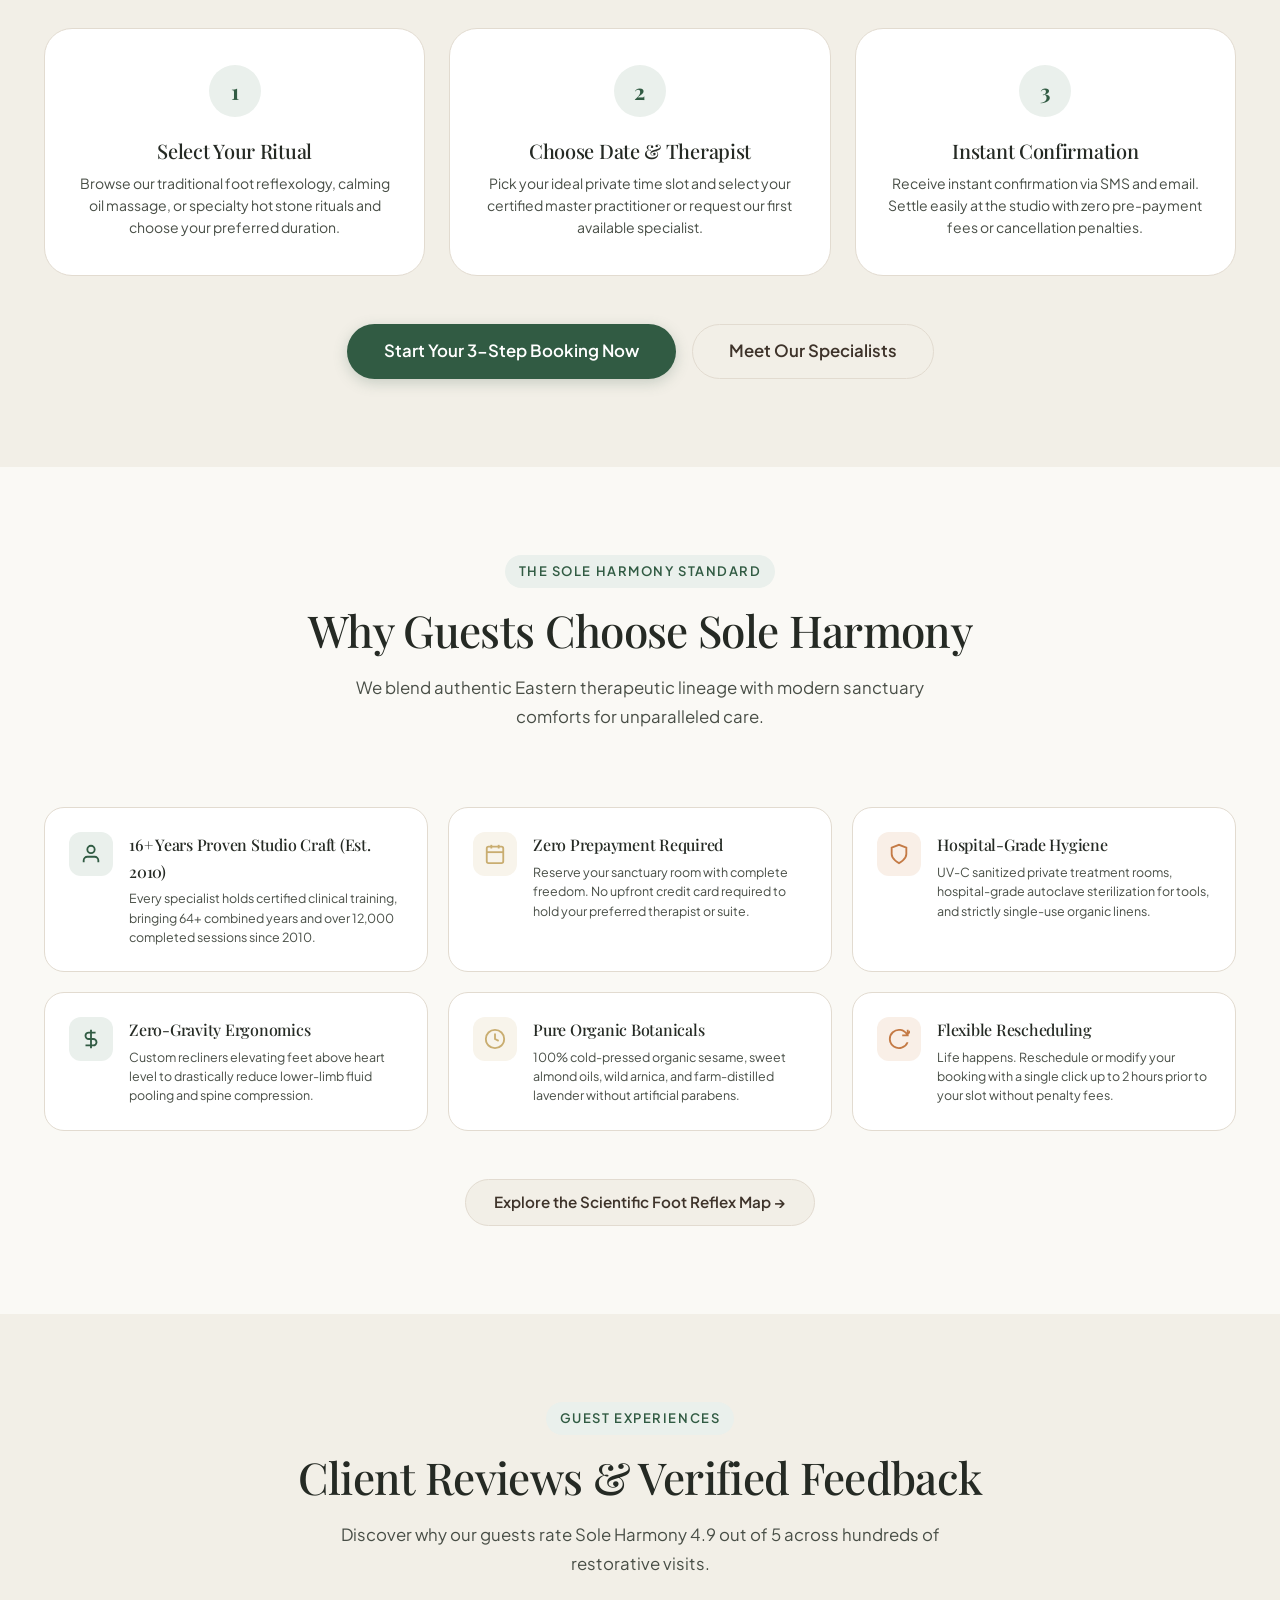
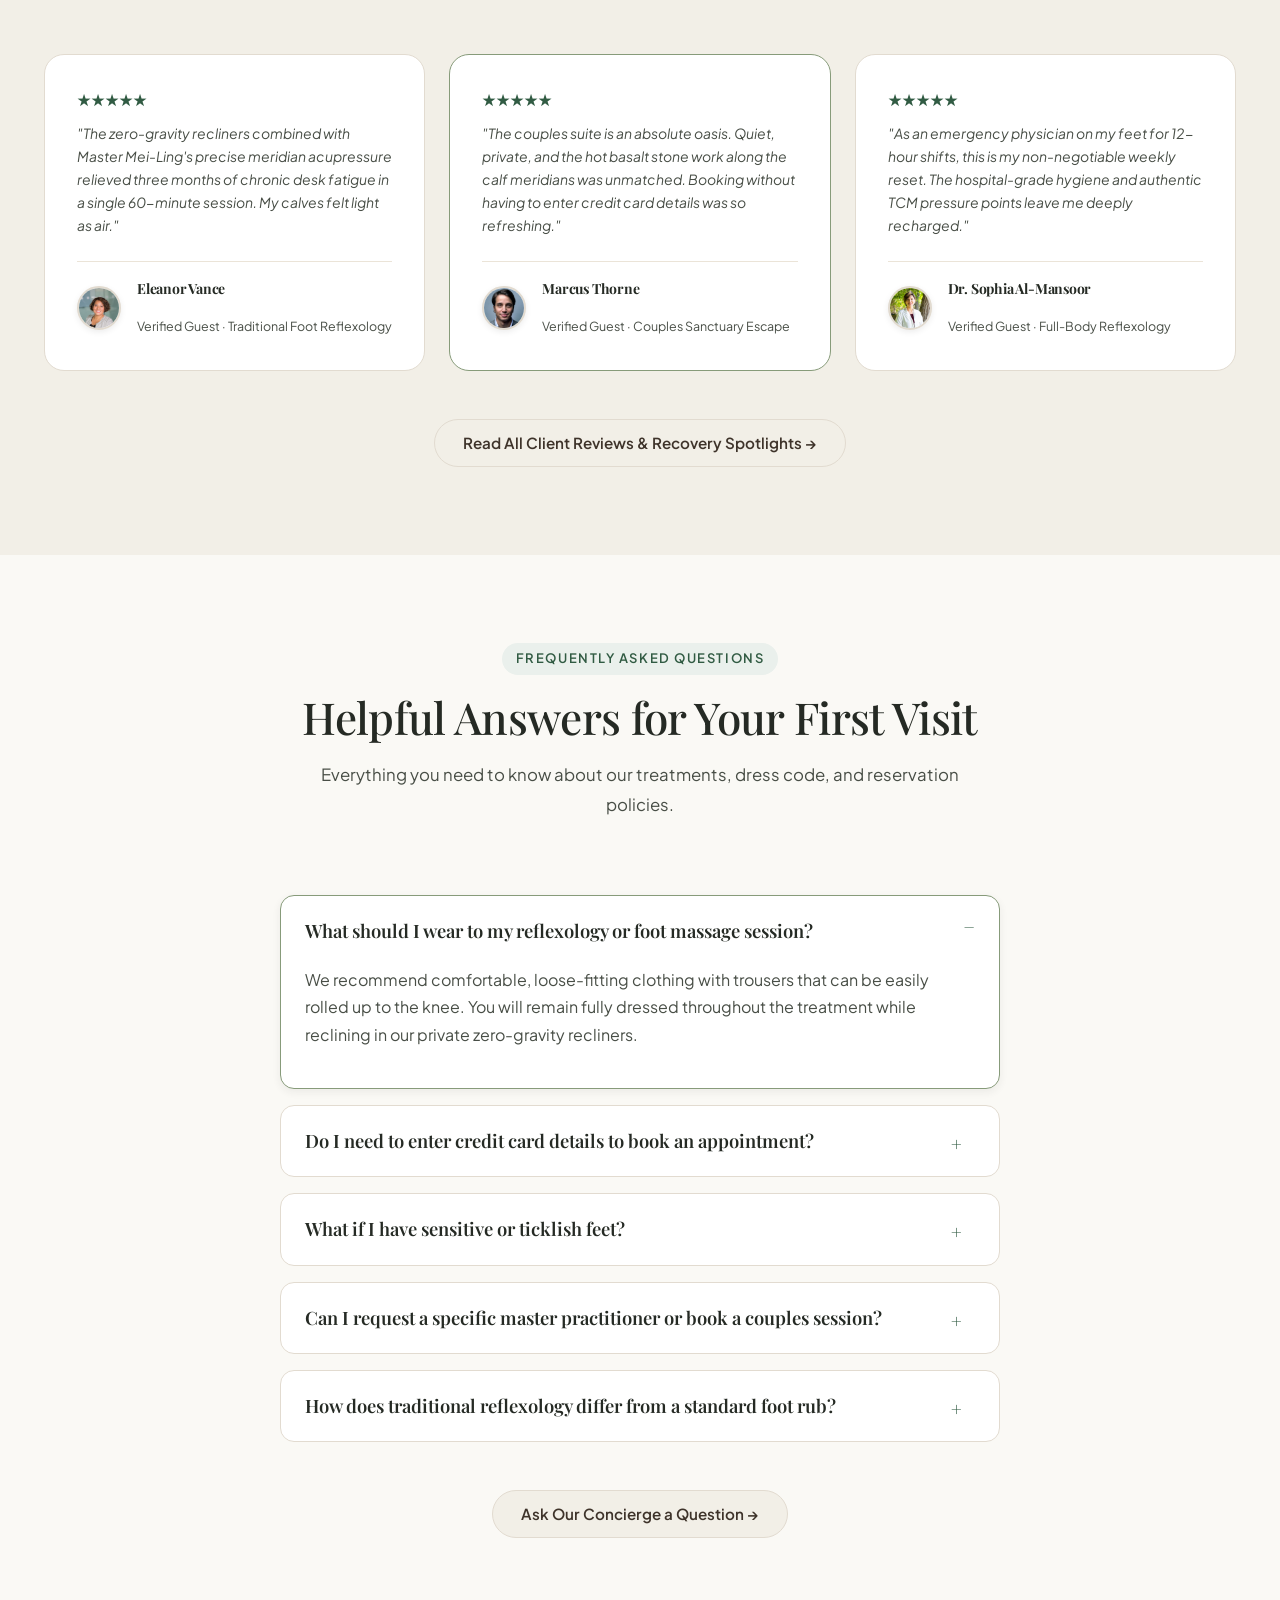
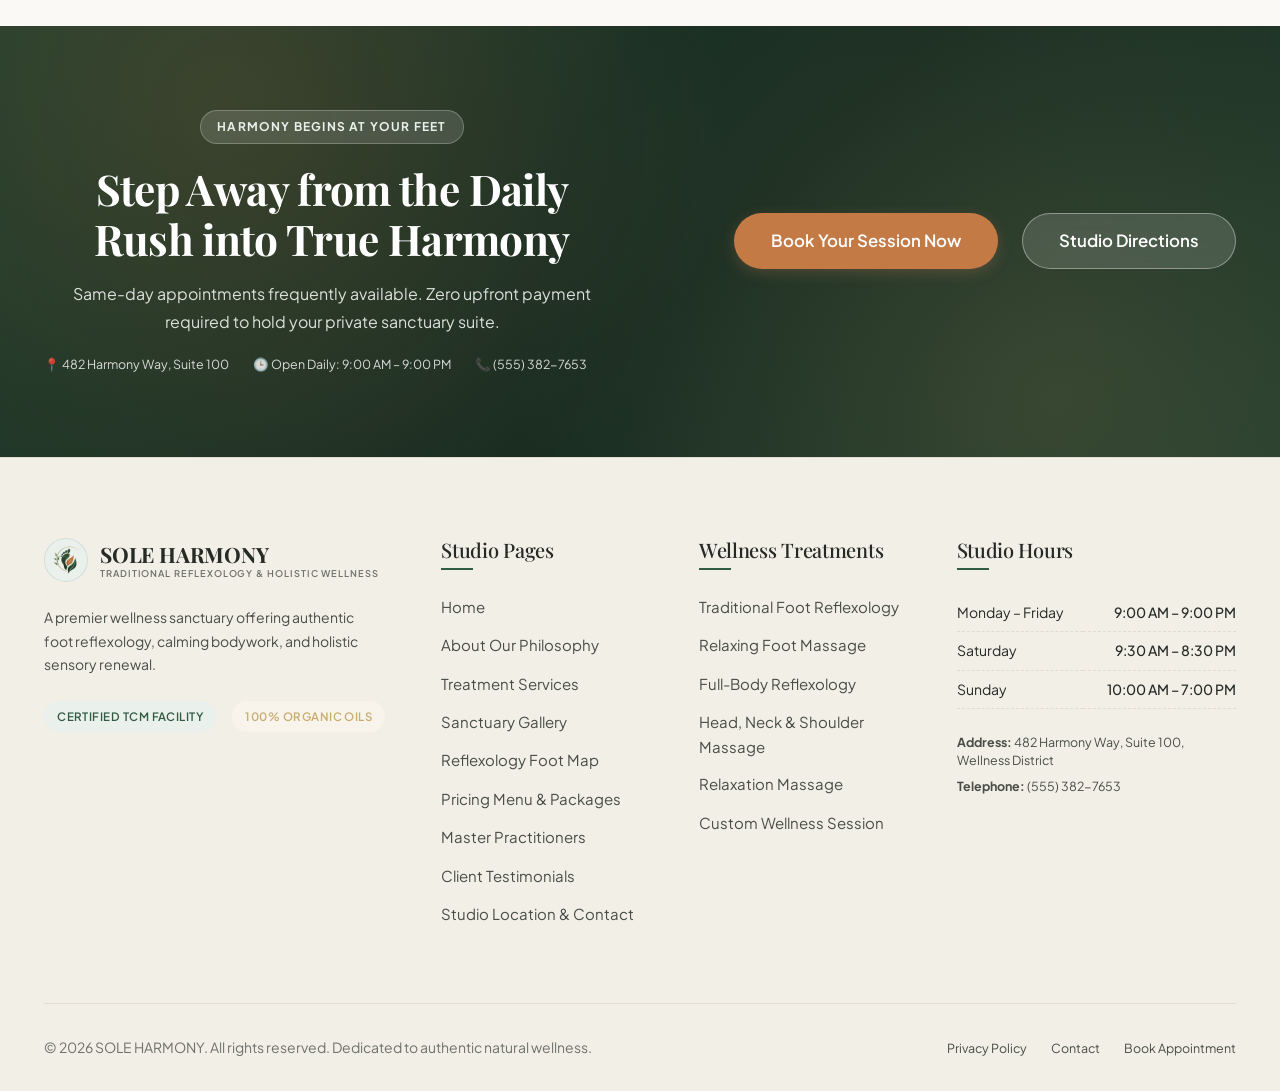
<file: home-2.html>
<!DOCTYPE html>
<html lang="en" dir="ltr" data-theme="light">
<head>
  <meta charset="UTF-8">
  <meta name="viewport" content="width=device-width, initial-scale=1.0">
  <title>Home 2 — Wellness Journey | SOLE HARMONY Reflexology & Holistic Wellness</title>
  <meta name="description" content="Immerse in luxury foot massage rituals, zero-gravity lounger therapy, and restorative body relaxation in our modern wellness retreat.">

    <!-- Favicon & Application Icons -->
  <link rel="icon" href="favicon.ico" sizes="any">
  <link rel="icon" type="image/png" sizes="16x16" href="favicon-16x16.png">
  <link rel="icon" type="image/png" sizes="32x32" href="favicon-32x32.png">
  <link rel="apple-touch-icon" sizes="180x180" href="apple-touch-icon.png">
  <link rel="manifest" href="site.webmanifest">
  <meta name="theme-color" content="#203D2C">

  <!-- Stylesheets -->
  <link rel="stylesheet" href="css/bootstrap.min.css">
  <link rel="stylesheet" href="css/tailwind.css">
  <link rel="stylesheet" href="css/variables.css">
  <link rel="stylesheet" href="css/global.css">
  <link rel="stylesheet" href="css/typography.css">
  <link rel="stylesheet" href="css/components.css">
  <link rel="stylesheet" href="css/header-footer.css">
  <link rel="stylesheet" href="css/home.css">
  <link rel="stylesheet" href="css/responsive.css">
  <link rel="stylesheet" href="css/themes.css">
  <link rel="stylesheet" href="css/rtl.css">
</head>
<body>

  <!-- Skip Link -->
  <a href="#main-content" class="skip-link">Skip to main content</a>


  <!-- Header -->
  <header class="site-header">
    <div class="container-custom header-inner">
            <!-- Logo -->
      <a href="index.html" class="site-logo" aria-label="Sole Harmony — Reflexology &amp; Foot Wellness">
        <div class="logo-icon">
          <img src="assets/icons/sole-harmony-symbol.png" alt="Sole Harmony — Reflexology &amp; Foot Wellness" class="logo-symbol-light">
          <img src="assets/icons/sole-harmony-symbol-dark.png" alt="Sole Harmony — Reflexology &amp; Foot Wellness" class="logo-symbol-dark">
        </div>
        <div class="logo-text-wrap">
          <span class="logo-title" data-config="brandName">SOLE HARMONY</span>
          <span class="logo-subtitle" data-config="brandSubtitle">Traditional Reflexology &amp; Holistic Wellness</span>
        </div>
      </a>

      <nav class="nav-menu-desktop" aria-label="Main Navigation">
        <div class="nav-dropdown home-nav-dropdown">
          <a href="index.html" class="nav-link-custom active" data-i18n="nav_home" aria-haspopup="true" aria-expanded="false">
            <span>Home</span>
            <svg class="nav-chevron" width="12" height="12" viewBox="0 0 24 24" fill="none" stroke="currentColor" stroke-width="2.5" stroke-linecap="round" stroke-linejoin="round"><polyline points="6 9 12 15 18 9"></polyline></svg>
          </a>
          <div class="home-dropdown-menu" role="menu">
            <a href="index.html" class="home-menu-card" role="menuitem">
              <div class="home-menu-icon" aria-hidden="true">
                <svg width="22" height="22" viewBox="0 0 24 24" fill="none" stroke="currentColor" stroke-width="2" stroke-linecap="round" stroke-linejoin="round">
                  <path d="M11 20A7 7 0 0 1 9.8 6.1C15.5 5 17 4.48 19 2c1 2 2 4.18 2 8 0 5.5-4.78 10-10 10Z"></path>
                  <path d="M2 21c0-3 1.85-5.36 5.08-6C9.5 14.52 12 13 13 12"></path>
                </svg>
              </div>
              <div class="home-menu-info">
                <span class="home-menu-title" data-i18n="nav_home_1">Home 1 — Serenity</span>
                <span class="home-menu-desc" data-i18n="nav_home_1_desc">A calming, traditional reflexology experience</span>
              </div>
            </a>
            <a href="home-2.html" class="home-menu-card active" role="menuitem">
              <div class="home-menu-icon" aria-hidden="true">
                <svg width="22" height="22" viewBox="0 0 24 24" fill="none" stroke="currentColor" stroke-width="2" stroke-linecap="round" stroke-linejoin="round">
                  <path d="M4 16v-2.38C4 11.5 7 11 9 11s5 .5 5 2.62V16c0 1.66-1.34 3-3 3H7c-1.66 0-3-1.34-3-3Z"></path>
                  <path d="M20 20v-1.5c0-1.5-2-2-3.5-2s-3.5.5-3.5 2V20c0 1.1.9 2 2 2h3c1.1 0 2-.9 2-2Z"></path>
                  <circle cx="6" cy="7" r="1.5"></circle>
                  <circle cx="10" cy="5.5" r="1.5"></circle>
                  <circle cx="14" cy="6.5" r="1.5"></circle>
                </svg>
              </div>
              <div class="home-menu-info">
                <span class="home-menu-title" data-i18n="nav_home_2">Home 2 — Wellness</span>
                <span class="home-menu-desc" data-i18n="nav_home_2_desc">Discover treatments, benefits, and personalized care</span>
              </div>
            </a>
          </div>
        </div>

        <a href="about.html" class="nav-link-custom">About Us</a>
        <a href="services.html" class="nav-link-custom">Services</a>
        <a href="gallery.html" class="nav-link-custom" data-i18n="nav_gallery">Gallery</a>
        <a href="pricing.html" class="nav-link-custom">Pricing</a>
        <a href="testimonials.html" class="nav-link-custom" data-i18n="nav_testimonials">Testimonials</a>
        <a href="contact.html" class="nav-link-custom">Contact</a>
      </nav>

      <div class="header-actions">

        <!-- Separate Mode & Direction Button -->
        <!-- Mode & Direction Controls (Compact Pill-Shaped Toggle Buttons) -->
        <div class="header-mode-controls">
          <button type="button" class="btn-header-icon btn-dir-toggle" title="Switch Layout Direction" aria-label="Switch Layout Direction">
            <svg class="icon-dir-svg" width="16" height="16" viewBox="0 0 24 24" fill="none" stroke="currentColor" stroke-width="2" stroke-linecap="round" stroke-linejoin="round">
              <path d="M17 4l4 4-4 4"></path>
              <path d="M21 8H3"></path>
              <path d="M7 20l-4-4 4-4"></path>
              <path d="M3 16h18"></path>
            </svg>
          </button>
          <button type="button" class="btn-header-icon btn-theme-toggle" title="Toggle Dark Mode" aria-label="Toggle Dark Mode">
            <svg class="icon-sun-svg" width="16" height="16" viewBox="0 0 24 24" fill="none" stroke="currentColor" stroke-width="2" stroke-linecap="round" stroke-linejoin="round">
              <circle cx="12" cy="12" r="5"></circle>
              <line x1="12" y1="1" x2="12" y2="3"></line>
              <line x1="12" y1="21" x2="12" y2="23"></line>
              <line x1="4.22" y1="4.22" x2="5.64" y2="5.64"></line>
              <line x1="18.36" y1="18.36" x2="19.78" y2="19.78"></line>
              <line x1="1" y1="12" x2="3" y2="12"></line>
              <line x1="21" y1="12" x2="23" y2="12"></line>
              <line x1="4.22" y1="19.78" x2="5.64" y2="18.36"></line>
              <line x1="18.36" y1="5.64" x2="19.78" y2="4.22"></line>
            </svg>
            <svg class="icon-moon-svg" width="16" height="16" viewBox="0 0 24 24" fill="none" stroke="currentColor" stroke-width="2" stroke-linecap="round" stroke-linejoin="round">
              <path d="M21 12.79A9 9 0 1 1 11.21 3 7 7 0 0 0 21 12.79z"></path>
            </svg>
          </button>
        </div>

        <a href="booking.html" class="btn-wellness btn-primary-custom btn-sm header-book-btn">
          <svg width="15" height="15" viewBox="0 0 24 24" fill="none" stroke="currentColor" stroke-width="2"><rect x="3" y="4" width="18" height="18" rx="2" ry="2"></rect><line x1="16" y1="2" x2="16" y2="6"></line><line x1="8" y1="2" x2="8" y2="6"></line><line x1="3" y1="10" x2="21" y2="10"></line></svg>
          <span class="header-book-text" data-i18n="nav_book">Book Appointment</span>
        </a>

        <button type="button" class="mobile-nav-toggle" aria-label="Open mobile menu">
          <svg width="22" height="22" viewBox="0 0 24 24" fill="none" stroke="currentColor" stroke-width="2"><line x1="3" y1="12" x2="21" y2="12"></line><line x1="3" y1="6" x2="21" y2="6"></line><line x1="3" y1="18" x2="21" y2="18"></line></svg>
        </button>
      </div>
    </div>
  </header>

  <!-- Mobile Drawer -->
  <div class="mobile-drawer-backdrop" id="mobile-drawer-backdrop">
    <div class="mobile-drawer">
      <div class="mobile-drawer-header">
                <div class="flex items-center gap-2">
          <div class="logo-icon w-8 h-8">
            <img src="assets/icons/sole-harmony-symbol.png" alt="Sole Harmony" class="logo-symbol-light">
            <img src="assets/icons/sole-harmony-symbol-dark.png" alt="Sole Harmony" class="logo-symbol-dark">
          </div>
          <span class="font-heading font-bold text-main" style="font-size: 1.15rem;" data-config="brandName">SOLE HARMONY</span>
        </div>
        <button type="button" class="mobile-drawer-close" aria-label="Close menu" style="background:none; border:none; font-size:1.75rem; cursor:pointer; color:var(--text-main);">&times;</button>
      </div>

      <div class="mobile-nav-links mb-6">
        <div class="mobile-nav-heading">Home Variations</div>
        <a href="index.html" class="mobile-home-card">
          <div class="mobile-home-icon">
            <svg width="18" height="18" viewBox="0 0 24 24" fill="none" stroke="currentColor" stroke-width="2" stroke-linecap="round" stroke-linejoin="round">
              <path d="M11 20A7 7 0 0 1 9.8 6.1C15.5 5 17 4.48 19 2c1 2 2 4.18 2 8 0 5.5-4.78 10-10 10Z"></path>
              <path d="M2 21c0-3 1.85-5.36 5.08-6C9.5 14.52 12 13 13 12"></path>
            </svg>
          </div>
          <div class="mobile-home-info">
            <span class="mobile-home-title" data-i18n="nav_home_1">Home 1 — Serenity</span>
            <span class="mobile-home-desc" data-i18n="nav_home_1_desc">A calming, traditional reflexology experience</span>
          </div>
        </a>
        <a href="home-2.html" class="mobile-home-card active">
          <div class="mobile-home-icon">
            <svg width="18" height="18" viewBox="0 0 24 24" fill="none" stroke="currentColor" stroke-width="2" stroke-linecap="round" stroke-linejoin="round">
              <path d="M4 16v-2.38C4 11.5 7 11 9 11s5 .5 5 2.62V16c0 1.66-1.34 3-3 3H7c-1.66 0-3-1.34-3-3Z"></path>
              <path d="M20 20v-1.5c0-1.5-2-2-3.5-2s-3.5.5-3.5 2V20c0 1.1.9 2 2 2h3c1.1 0 2-.9 2-2Z"></path>
              <circle cx="6" cy="7" r="1.5"></circle>
              <circle cx="10" cy="5.5" r="1.5"></circle>
              <circle cx="14" cy="6.5" r="1.5"></circle>
            </svg>
          </div>
          <div class="mobile-home-info">
            <span class="mobile-home-title" data-i18n="nav_home_2">Home 2 — Wellness</span>
            <span class="mobile-home-desc" data-i18n="nav_home_2_desc">Discover treatments, benefits, and personalized care</span>
          </div>
        </a>
        <div class="mobile-nav-divider"></div>
        <a href="about.html" class="mobile-nav-item">About Studio</a>
        <a href="services.html" class="mobile-nav-item">Services & Rituals</a>
        <a href="gallery.html" class="mobile-nav-item">Sanctuary Gallery</a>
        <a href="pricing.html" class="mobile-nav-item">Pricing & Packages</a>
        <a href="testimonials.html" class="mobile-nav-item" data-i18n="nav_testimonials">Testimonials &amp; Reviews</a>
        <a href="contact.html" class="mobile-nav-item">Contact & Location</a>
      </div>

      <!-- Mobile Theme & Direction Switcher -->
      <div class="mobile-theme-dir-section">
        <span class="dropdown-header-custom" style="padding-left:0; padding-right:0;">Appearance</span>
        <div class="grid grid-cols-2 gap-2 mb-3">
          <button type="button" class="mobile-theme-dir-btn theme-select-btn" data-theme="light">
            <span>☀️ Light</span>
            <span class="check-indicator">✓</span>
          </button>
          <button type="button" class="mobile-theme-dir-btn theme-select-btn" data-theme="dark">
            <span>🌙 Dark</span>
            <span class="check-indicator">✓</span>
          </button>
        </div>
        <span class="dropdown-header-custom" style="padding-left:0; padding-right:0;">Layout Direction</span>
        <div class="grid grid-cols-2 gap-2 mb-3">
          <button type="button" class="mobile-theme-dir-btn dir-select-btn" data-dir="ltr">
            <span>↔️ LTR</span>
            <span class="check-indicator">✓</span>
          </button>
          <button type="button" class="mobile-theme-dir-btn dir-select-btn" data-dir="rtl">
            <span>🔁 RTL</span>
            <span class="check-indicator">✓</span>
          </button>
        </div>
      </div>

      <div class="mt-auto pt-4 border-t" style="border-color: var(--border-color);">
        <a href="booking.html" class="btn-wellness btn-primary-custom w-full">
          Book Appointment
        </a>
      </div>
    </div>
  </div>

  <!-- Main Content -->
    <!-- Main Content -->
  <main id="main-content">

    <!-- 1. Hero Section: Wellness & Restoration Journey -->
    <section class="hero-home-2" id="hero-wellness-journey" aria-label="Wellness Journey Hero">
      <div class="container-custom">
        <div class="hero-grid-2">
          <div class="hero-content-col">
            <span class="hero-badge-pill">
              <span class="hero-badge-dot"></span>
              <span data-i18n="home2_hero_eyebrow">WELLNESS & RESTORATION JOURNEY</span>
            </span>
            <h1 class="hero-title" data-i18n="home2_hero_title">
              Your Journey to Relaxation Begins Here
            </h1>
            <p class="hero-subtitle" data-i18n="home2_hero_desc">
              Explore personalized reflexology and foot massage treatments designed to help you unwind and enjoy a more balanced wellness routine.
            </p>

            <div class="hero-cta-group">
              <a href="booking.html" class="btn-wellness btn-terracotta btn-lg hero-btn-primary">
                <svg width="18" height="18" viewBox="0 0 24 24" fill="none" stroke="currentColor" stroke-width="2" stroke-linecap="round" stroke-linejoin="round" aria-hidden="true"><rect x="3" y="4" width="18" height="18" rx="2" ry="2"></rect><line x1="16" y1="2" x2="16" y2="6"></line><line x1="8" y1="2" x2="8" y2="6"></line><line x1="3" y1="10" x2="21" y2="10"></line></svg>
                <span data-i18n="home2_cta_book">Book Your Session</span>
              </a>
              <a href="pricing.html" class="btn-wellness btn-secondary-custom btn-lg hero-btn-secondary">
                <span data-i18n="home2_cta_pricing">View Pricing</span>
                <svg class="hero-btn-arrow" width="16" height="16" viewBox="0 0 24 24" fill="none" stroke="currentColor" stroke-width="2" stroke-linecap="round" stroke-linejoin="round" aria-hidden="true"><line x1="5" y1="12" x2="19" y2="12"></line><polyline points="12 5 19 12 12 19"></polyline></svg>
              </a>
            </div>
          </div>
        </div>
      </div>
    </section>

    <!-- 2. Wellness Journey Studio Feature Cards -->
    <section class="home-2-features-section" aria-label="Studio Comfort and Features">
      <div class="container-custom">
        <div class="home-2-features-grid">

          <!-- Card 1: Comfortable Recliners -->
          <div class="home-2-feature-card">
            <div class="feature-card-icon-wrap" aria-hidden="true">
              <svg class="feature-card-icon" width="24" height="24" viewBox="0 0 24 24" fill="none" stroke="currentColor" stroke-width="2" stroke-linecap="round" stroke-linejoin="round">
                <path d="M19 9V6a2 2 0 0 0-2-2H7a2 2 0 0 0-2 2v3"></path>
                <path d="M3 11v5a2 2 0 0 0 2 2h14a2 2 0 0 0 2-2v-5a2 2 0 0 0-2-2H5a2 2 0 0 0-2 2z"></path>
                <path d="M5 18v2"></path>
                <path d="M19 18v2"></path>
              </svg>
            </div>
            <div class="feature-card-body">
              <h3 class="feature-card-title" data-i18n="home2_feature1_title">Comfortable Recliners</h3>
              <p class="feature-card-desc" data-i18n="home2_feature1_desc">
                Relax in thoughtfully designed reclining seats that support a comfortable foot reflexology session.
              </p>
            </div>
          </div>

          <!-- Card 2: Botanical Foot Soaks -->
          <div class="home-2-feature-card">
            <div class="feature-card-icon-wrap" aria-hidden="true">
              <svg class="feature-card-icon" width="24" height="24" viewBox="0 0 24 24" fill="none" stroke="currentColor" stroke-width="2" stroke-linecap="round" stroke-linejoin="round">
                <path d="M11 20A7 7 0 0 1 9.8 6.1C15.5 5 17 4.48 19 2c1 2 2 4.18 2 8 0 5.5-4.78 10-10 10Z"></path>
                <path d="M2 21c0-3 1.85-5.36 5.08-6C9.5 14.52 12 13 13 12"></path>
              </svg>
            </div>
            <div class="feature-card-body">
              <h3 class="feature-card-title" data-i18n="home2_feature2_title">Botanical Foot Soaks</h3>
              <p class="feature-card-desc" data-i18n="home2_feature2_desc">
                Begin your wellness experience with a soothing foot soak and carefully selected botanical ingredients.
              </p>
            </div>
          </div>

          <!-- Card 3: Couples Wellness Sessions -->
          <div class="home-2-feature-card">
            <div class="feature-card-icon-wrap" aria-hidden="true">
              <svg class="feature-card-icon" width="24" height="24" viewBox="0 0 24 24" fill="none" stroke="currentColor" stroke-width="2" stroke-linecap="round" stroke-linejoin="round">
                <path d="M20.84 4.61a5.5 5.5 0 0 0-7.78 0L12 5.67l-1.06-1.06a5.5 5.5 0 0 0-7.78 7.78l1.06 1.06L12 21.23l7.78-7.78 1.06-1.06a5.5 5.5 0 0 0 0-7.78z"></path>
              </svg>
            </div>
            <div class="feature-card-body">
              <h3 class="feature-card-title" data-i18n="home2_feature3_title">Couples Wellness Sessions</h3>
              <p class="feature-card-desc" data-i18n="home2_feature3_desc">
                Enjoy a relaxing wellness experience together in a calm, welcoming environment.
              </p>
            </div>
          </div>

        </div>
      </div>
    </section>

    <!-- 2. Interactive Featured Treatments Section -->
    <section class="section-py bg-cream" id="featured-treatments">
      <div class="container-custom">
        <div class="section-header-center">
          <span class="section-tag">Featured Therapies</span>
          <h2 class="section-title">Interactive Treatment Menu</h2>
          <p class="section-desc">
            Explore our core reflexology and calming foot rituals with custom duration options and instant online reservation.
          </p>
        </div>

        <!-- Filter Pills Bar -->
        <div class="treatment-filters-bar">
          <button type="button" class="treatment-filter-btn active" data-filter="all">All Treatments</button>
          <button type="button" class="treatment-filter-btn" data-filter="foot-reflexology">Foot Reflexology</button>
          <button type="button" class="treatment-filter-btn" data-filter="relaxation-massage">Calming Massage</button>
          <button type="button" class="treatment-filter-btn" data-filter="specialty">Specialty Rituals</button>
        </div>

        <!-- Treatments Grid -->
        <div class="treatments-showcase-grid">

          <!-- Card 1: Traditional Foot Reflexology -->
          <div class="wellness-treatment-card" data-category="foot-reflexology">
            <div class="treatment-card-media">
              <img src="assets/images/reflexology/zero-gravity-foot-session.jpg" alt="Traditional Foot Reflexology" class="treatment-card-img" loading="lazy">
              <span class="treatment-card-badge">Signature Treatment</span>
              <span class="treatment-card-price-tag">From $45</span>
            </div>
            <div class="treatment-card-body">
              <div class="treatment-card-meta">
                <span>⏱ 30, 45, 60, 90 mins</span>
                <span class="text-primary-custom font-bold">★ 4.95 (248)</span>
              </div>
              <h3 class="treatment-card-title">Traditional Foot Reflexology</h3>
              <p class="treatment-card-desc">
                Targeted meridian acupressure on the soles of the feet corresponding to vital organs, stimulating lymph flow and deep bodily equilibrium.
              </p>
              <div class="treatment-card-actions">
                <a href="booking.html?service=traditional-foot-reflexology" class="btn-wellness btn-primary-custom btn-sm flex-1">Book Session</a>
                <a href="service-details.html?id=traditional-foot-reflexology" class="btn-wellness btn-secondary-custom btn-sm">Details</a>
              </div>
            </div>
          </div>

          <!-- Card 2: Relaxing Foot Massage -->
          <div class="wellness-treatment-card" data-category="relaxation-massage">
            <div class="treatment-card-media">
              <img src="assets/images/foot-massage/sweet-almond-calf-massage.jpg" alt="Relaxing Foot Massage" class="treatment-card-img" loading="lazy">
              <span class="treatment-card-badge" style="background: rgba(196, 122, 69, 0.88);">Deep Relaxation</span>
              <span class="treatment-card-price-tag">From $40</span>
            </div>
            <div class="treatment-card-body">
              <div class="treatment-card-meta">
                <span>⏱ 30, 45, 60, 90 mins</span>
                <span class="text-primary-custom font-bold">★ 4.88 (192)</span>
              </div>
              <h3 class="treatment-card-title">Relaxing Foot Massage</h3>
              <p class="treatment-card-desc">
                Rhythmic Swedish tension strokes combined with warm almond oil, heated towel compresses, and gentle ankle mobility stretches.
              </p>
              <div class="treatment-card-actions">
                <a href="booking.html?service=relaxing-foot-massage" class="btn-wellness btn-primary-custom btn-sm flex-1">Book Session</a>
                <a href="service-details.html?id=relaxing-foot-massage" class="btn-wellness btn-secondary-custom btn-sm">Details</a>
              </div>
            </div>
          </div>

          <!-- Card 3: Thermal Basalt Stone Therapy -->
          <div class="wellness-treatment-card" data-category="specialty">
            <div class="treatment-card-media">
              <img src="assets/images/gallery/gallery-1.jpg" alt="Warm Basalt Stones &amp; Aromatic Vessels" class="treatment-card-img" loading="lazy">
              <span class="treatment-card-badge" style="background: rgba(138, 104, 75, 0.9);">Heated Basalt</span>
              <span class="treatment-card-price-tag">From $85</span>
            </div>
            <div class="treatment-card-body">
              <div class="treatment-card-meta">
                <span>⏱ 60, 75, 90 mins</span>
                <span class="text-primary-custom font-bold">★ 4.98 (134)</span>
              </div>
              <h3 class="treatment-card-title">Thermal Basalt Stone Ritual</h3>
              <p class="treatment-card-desc">
                Smooth volcanic basalt stones heated to 52°C glide across calves and soles to melt dense myofascial knots and boost vascular circulation.
              </p>
              <div class="treatment-card-actions">
                <a href="booking.html?service=hot-stone-foot-therapy" class="btn-wellness btn-primary-custom btn-sm flex-1">Book Session</a>
                <a href="service-details.html?id=traditional-foot-reflexology" class="btn-wellness btn-secondary-custom btn-sm">Details</a>
              </div>
            </div>
          </div>

          <!-- Card 4: Full-Body Reflexology -->
          <div class="wellness-treatment-card" data-category="specialty">
            <div class="treatment-card-media">
              <img src="assets/images/body-massage/full-body-reflexology.jpg" alt="Full-Body Reflexology" class="treatment-card-img" loading="lazy">
              <span class="treatment-card-badge">Meridian Harmony</span>
              <span class="treatment-card-price-tag">From $85</span>
            </div>
            <div class="treatment-card-body">
              <div class="treatment-card-meta">
                <span>⏱ 60, 75, 90 mins</span>
                <span class="text-primary-custom font-bold">★ 4.92 (167)</span>
              </div>
              <h3 class="treatment-card-title">Full-Body Reflexology</h3>
              <p class="treatment-card-desc">
                Comprehensive acupressure connecting plantar reflex zones with upper spinal and shoulder meridians for systemic nervous renewal.
              </p>
              <div class="treatment-card-actions">
                <a href="booking.html?service=full-body-reflexology" class="btn-wellness btn-primary-custom btn-sm flex-1">Book Session</a>
                <a href="service-details.html?id=full-body-reflexology" class="btn-wellness btn-secondary-custom btn-sm">Details</a>
              </div>
            </div>
          </div>

          <!-- Card 5: Head, Neck & Shoulder Massage -->
          <div class="wellness-treatment-card" data-category="relaxation-massage">
            <div class="treatment-card-media">
              <img src="assets/images/body-massage/acupressure-scalp-neck.jpg" alt="Head, Neck & Shoulder Massage" class="treatment-card-img" loading="lazy">
              <span class="treatment-card-badge" style="background: rgba(196, 122, 69, 0.88);">Desk Relief</span>
              <span class="treatment-card-price-tag">From $55</span>
            </div>
            <div class="treatment-card-body">
              <div class="treatment-card-meta">
                <span>⏱ 30, 45, 60 mins</span>
                <span class="text-primary-custom font-bold">★ 4.91 (210)</span>
              </div>
              <h3 class="treatment-card-title">Head, Neck & Shoulder Relief</h3>
              <p class="treatment-card-desc">
                Focused therapeutic release designed for computer fatigue, trapezius tightness, cervical compression, and tension headaches.
              </p>
              <div class="treatment-card-actions">
                <a href="booking.html?service=head-neck-shoulder-massage" class="btn-wellness btn-primary-custom btn-sm flex-1">Book Session</a>
                <a href="service-details.html?id=head-neck-shoulder-massage" class="btn-wellness btn-secondary-custom btn-sm">Details</a>
              </div>
            </div>
          </div>

          <!-- Card 6: Botanical Herbal Foot Soak & Scrub -->
          <div class="wellness-treatment-card" data-category="foot-reflexology">
            <div class="treatment-card-media">
              <img src="assets/images/foot-massage/botanical-soak-ritual.jpg" alt="Cedar Botanical Herbal Foot Soak Tub with Ginger and Lemongrass" class="treatment-card-img" loading="lazy">
              <span class="treatment-card-badge">Organic Botanicals</span>
              <span class="treatment-card-price-tag">From $50</span>
            </div>
            <div class="treatment-card-body">
              <div class="treatment-card-meta">
                <span>⏱ 45, 60 mins</span>
                <span class="text-primary-custom font-bold">★ 4.89 (155)</span>
              </div>
              <h3 class="treatment-card-title">Botanical Herbal Foot Soak</h3>
              <p class="treatment-card-desc">
                Hand-carved cedar tub steeped with Himalayan magnesium salts, fresh ginger root, steamed lemongrass, and soothing chamomile flowers.
              </p>
              <div class="treatment-card-actions">
                <a href="booking.html?service=traditional-foot-reflexology" class="btn-wellness btn-primary-custom btn-sm flex-1">Book Session</a>
                <a href="service-details.html?id=traditional-foot-reflexology" class="btn-wellness btn-secondary-custom btn-sm">Details</a>
              </div>
            </div>
          </div>

        </div>

        <div class="cta-row-center">
          <a href="services.html" class="btn-wellness btn-secondary-custom">
            Browse Complete Service Details &amp; Filters →
          </a>
        </div>
      </div>
    </section>

    <!-- 3. Services and Pricing Highlights -->
    <section class="section-py bg-sand-light" id="pricing-highlights">
      <div class="container-custom">
        <div class="section-header-center">
          <span class="section-tag">Sanctuary Packages</span>
          <h2 class="section-title">Curated Wellness Series & Memberships</h2>
          <p class="section-desc">
            Make foot vitality and nervous balance a consistent rhythm in your life with our discounted package bundles.
          </p>
        </div>

        <div class="grid grid-cols-1 md:grid-cols-3 gap-8 mb-8">
          <!-- Package 1 -->
          <div class="card-wellness flex flex-col justify-between">
            <div>
              <span class="badge-wellness badge-signature mb-3">Save 15%</span>
              <h3 class="font-heading mb-2" style="font-size: 1.45rem;">The Grounding Series</h3>
              <p class="text-secondary text-sm mb-4">Five 60-Minute Classic Foot Reflexology sessions for sustained nerve balance.</p>
              
              <div class="flex items-baseline gap-2 mb-6">
                <span class="font-heading font-bold text-primary-custom text-4xl">$320</span>
                <span class="text-muted-custom text-sm line-through">$375</span>
              </div>

              <ul class="flex flex-col gap-2 text-sm text-secondary mb-6">
                <li class="flex items-center gap-2">✓ 5 Full 60m Sessions</li>
                <li class="flex items-center gap-2">✓ Complimentary herbal soak with each</li>
                <li class="flex items-center gap-2">✓ 12-month scheduling validity</li>
                <li class="flex items-center gap-2">✓ Fully shareable with family</li>
              </ul>
            </div>

            <a href="booking.html?package=grounding" class="btn-wellness btn-secondary-custom w-full">
              Reserve Series
            </a>
          </div>

          <!-- Package 2 (Popular) -->
          <div class="card-wellness flex flex-col justify-between" style="border: 2px solid var(--color-primary); box-shadow: var(--shadow-lg);">
            <div>
              <div class="flex items-center justify-between mb-3">
                <span class="badge-wellness badge-popular">Best for Couples</span>
                <span class="text-xs font-bold uppercase tracking-wider text-primary-custom">Signature Duo</span>
              </div>
              <h3 class="font-heading mb-2" style="font-size: 1.45rem;">Couples Sanctuary Escape</h3>
              <p class="text-secondary text-sm mb-4">Side-by-side reflexology and upper body massage in our private VIP double suite.</p>
              
              <div class="flex items-baseline gap-2 mb-6">
                <span class="font-heading font-bold text-primary-custom text-4xl">$240</span>
                <span class="text-muted-custom text-sm line-through">$280</span>
              </div>

              <ul class="flex flex-col gap-2 text-sm text-secondary mb-6">
                <li class="flex items-center gap-2">✓ Two 90m Foot & Body rituals</li>
                <li class="flex items-center gap-2">✓ Private double suite with candlelight</li>
                <li class="flex items-center gap-2">✓ Warm lavender paraffin heel treatment</li>
                <li class="flex items-center gap-2">✓ Premium herbal tea flight & fruit</li>
              </ul>
            </div>

            <a href="booking.html?package=couples" class="btn-wellness btn-primary-custom w-full">
              Reserve Couples Suite
            </a>
          </div>

          <!-- Package 3 -->
          <div class="card-wellness flex flex-col justify-between">
            <div>
              <span class="badge-wellness badge-signature mb-3">Monthly Ritual</span>
              <h3 class="font-heading mb-2" style="font-size: 1.45rem;">Monthly Wellness Pass</h3>
              <p class="text-secondary text-sm mb-4">Consistent monthly preventative care to keep stress and fatigue at bay.</p>
              
              <div class="flex items-baseline gap-2 mb-6">
                <span class="font-heading font-bold text-primary-custom text-4xl">$139</span>
                <span class="text-muted-custom text-sm">/ month</span>
              </div>

              <ul class="flex flex-col gap-2 text-sm text-secondary mb-6">
                <li class="flex items-center gap-2">✓ Two 60m treatments of choice monthly</li>
                <li class="flex items-center gap-2">✓ 15% off any additional sessions</li>
                <li class="flex items-center gap-2">✓ Free birthday herbal steam upgrade</li>
                <li class="flex items-center gap-2">✓ Pause or cancel anytime easily</li>
              </ul>
            </div>

            <a href="booking.html?package=monthly" class="btn-wellness btn-secondary-custom w-full">
              Join Monthly Pass
            </a>
          </div>
        </div>

        <div class="cta-row-center">
          <a href="pricing.html" class="btn-wellness btn-primary-custom">
            View Complete Pricing &amp; Packages Menu →
          </a>
          <a href="contact.html" class="btn-wellness btn-secondary-custom">
            Ask About Private Group Packages
          </a>
        </div>
      </div>
    </section>

    <!-- 4. What to Expect During Your First Visit -->
    <section class="section-py bg-cream">
      <div class="container-custom">
        <div class="section-header-center">
          <span class="section-tag">Guest Experience</span>
          <h2 class="section-title">What to Expect During Your First Visit</h2>
          <p class="section-desc">
            A serene, step-by-step sanctuary protocol designed to release tension from the very moment you arrive.
          </p>
        </div>

        <div class="visit-steps-grid mb-8">
          <div class="visit-step-card">
            <span class="visit-step-badge">Step 1</span>
            <h4 class="font-heading text-lg mb-2 text-main">Welcome & Consultation</h4>
            <p class="text-secondary text-xs mb-0" style="line-height: 1.6;">
              Arrive 10 minutes early into our quiet lounge. Your master practitioner will review target fatigue zones, desired pressure, and personal wellness goals.
            </p>
          </div>

          <div class="visit-step-card">
            <span class="visit-step-badge">Step 2</span>
            <h4 class="font-heading text-lg mb-2 text-main">Herbal Botanical Soak</h4>
            <p class="text-secondary text-xs mb-0" style="line-height: 1.6;">
              Immerse your feet in a warm cedar tub infused with pink Himalayan mineral salts, fresh ginger root, and your choice of organic aroma oil.
            </p>
          </div>

          <div class="visit-step-card">
            <span class="visit-step-badge">Step 3</span>
            <h4 class="font-heading text-lg mb-2 text-main">Zero-Gravity Acupressure</h4>
            <p class="text-secondary text-xs mb-0" style="line-height: 1.6;">
              Recline into custom ergonomic zero-gravity loungers while certified master practitioners apply rhythmic thumb-walking across plantar meridians.
            </p>
          </div>

          <div class="visit-step-card">
            <span class="visit-step-badge">Step 4</span>
            <h4 class="font-heading text-lg mb-2 text-main">Organic Tea Ceremony</h4>
            <p class="text-secondary text-xs mb-0" style="line-height: 1.6;">
              Gently awaken with handcrafted organic herbal tea, warm botanical towels, and personalized suggestions for sustaining at-home foot harmony.
            </p>
          </div>
        </div>

        <div class="visit-tea-callout">
          <div class="flex items-center gap-3">
            <div class="w-10 h-10 rounded-full flex items-center justify-center flex-shrink-0" style="background: var(--color-primary-soft); color: var(--color-primary);">
              <svg width="20" height="20" viewBox="0 0 24 24" fill="none" stroke="currentColor" stroke-width="2"><path d="M17 8h1a4 4 0 1 1 0 8h-1"></path><path d="M3 8h14v9a4 4 0 0 1-4 4H7a4 4 0 0 1-4-4Z"></path><line x1="6" y1="2" x2="6" y2="4"></line><line x1="10" y1="2" x2="10" y2="4"></line><line x1="14" y1="2" x2="14" y2="4"></line></svg>
            </div>
            <div>
              <strong class="text-sm text-main block">Sanctuary Suite Inclusions</strong>
              <p class="text-xs text-secondary mb-0" style="line-height: 1.5;">
                Complimentary artisan tea tasting &amp; zero-gravity lounge suite included with every booking.
              </p>
            </div>
          </div>
          <a href="booking.html" class="btn-wellness btn-primary-custom btn-sm">Reserve Your Session</a>
        </div>
      </div>
    </section>

    <!-- 5. Simple Three-Step Booking Process -->
    <section class="section-py bg-sand-light">
      <div class="container-custom">
        <div class="section-header-center">
          <span class="section-tag">Convenient Booking</span>
          <h2 class="section-title">Simple 3-Step Booking Process</h2>
          <p class="section-desc">
            Reserve your quiet retreat in under 2 minutes. No advance payment or credit card required.
          </p>
        </div>

        <div class="process-steps-grid mb-10">
          <div class="process-step-card">
            <div class="process-step-number">1</div>
            <h3 class="font-heading text-xl mb-2 text-main">Select Your Ritual</h3>
            <p class="text-secondary text-sm mb-0">
              Browse our traditional foot reflexology, calming oil massage, or specialty hot stone rituals and choose your preferred duration.
            </p>
          </div>

          <div class="process-step-card">
            <div class="process-step-number">2</div>
            <h3 class="font-heading text-xl mb-2 text-main">Choose Date & Therapist</h3>
            <p class="text-secondary text-sm mb-0">
              Pick your ideal private time slot and select your certified master practitioner or request our first available specialist.
            </p>
          </div>

          <div class="process-step-card">
            <div class="process-step-number">3</div>
            <h3 class="font-heading text-xl mb-2 text-main">Instant Confirmation</h3>
            <p class="text-secondary text-sm mb-0">
              Receive instant confirmation via SMS and email. Settle easily at the studio with zero pre-payment fees or cancellation penalties.
            </p>
          </div>
        </div>

        <div class="cta-row-center">
          <a href="booking.html" class="btn-wellness btn-primary-custom btn-lg">
            Start Your 3-Step Booking Now
          </a>
          <a href="therapists.html" class="btn-wellness btn-secondary-custom btn-lg">
            Meet Our Specialists
          </a>
        </div>
      </div>
    </section>

    <!-- 6. Benefits of Choosing Sole Harmony -->
    <section class="section-py bg-cream">
      <div class="container-custom">
        <div class="section-header-center">
          <span class="section-tag">The Sole Harmony Standard</span>
          <h2 class="section-title">Why Guests Choose Sole Harmony</h2>
          <p class="section-desc">
            We blend authentic Eastern therapeutic lineage with modern sanctuary comforts for unparalleled care.
          </p>
        </div>

        <div class="benefits-cards-grid">
          <div class="benefit-card-item">
            <div class="benefit-icon-box">
              <svg width="22" height="22" viewBox="0 0 24 24" fill="none" stroke="currentColor" stroke-width="2"><path d="M20 21v-2a4 4 0 0 0-4-4H8a4 4 0 0 0-4 4v2"></path><circle cx="12" cy="7" r="4"></circle></svg>
            </div>
            <div>
              <h4 class="font-heading text-base mb-1 text-main">16+ Years Proven Studio Craft (Est. 2010)</h4>
              <p class="text-secondary text-xs mb-0" style="line-height: 1.55;">
                Every specialist holds certified clinical training, bringing 64+ combined years and over 12,000 completed sessions since 2010.
              </p>
            </div>
          </div>

          <div class="benefit-card-item">
            <div class="benefit-icon-box" style="background: var(--color-gold-soft); color: var(--color-gold);">
              <svg width="22" height="22" viewBox="0 0 24 24" fill="none" stroke="currentColor" stroke-width="2"><rect x="3" y="4" width="18" height="18" rx="2" ry="2"></rect><line x1="16" y1="2" x2="16" y2="6"></line><line x1="8" y1="2" x2="8" y2="6"></line><line x1="3" y1="10" x2="21" y2="10"></line></svg>
            </div>
            <div>
              <h4 class="font-heading text-base mb-1 text-main">Zero Prepayment Required</h4>
              <p class="text-secondary text-xs mb-0" style="line-height: 1.55;">
                Reserve your sanctuary room with complete freedom. No upfront credit card required to hold your preferred therapist or suite.
              </p>
            </div>
          </div>

          <div class="benefit-card-item">
            <div class="benefit-icon-box" style="background: var(--color-terracotta-soft); color: var(--color-terracotta);">
              <svg width="22" height="22" viewBox="0 0 24 24" fill="none" stroke="currentColor" stroke-width="2"><path d="M12 22s8-4 8-10V5l-8-3-8 3v7c0 6 8 10 8 10z"></path></svg>
            </div>
            <div>
              <h4 class="font-heading text-base mb-1 text-main">Hospital-Grade Hygiene</h4>
              <p class="text-secondary text-xs mb-0" style="line-height: 1.55;">
                UV-C sanitized private treatment rooms, hospital-grade autoclave sterilization for tools, and strictly single-use organic linens.
              </p>
            </div>
          </div>

          <div class="benefit-card-item">
            <div class="benefit-icon-box">
              <svg width="22" height="22" viewBox="0 0 24 24" fill="none" stroke="currentColor" stroke-width="2"><path d="M12 2v20M17 5H9.5a3.5 3.5 0 0 0 0 7h5a3.5 3.5 0 0 1 0 7H6"></path></svg>
            </div>
            <div>
              <h4 class="font-heading text-base mb-1 text-main">Zero-Gravity Ergonomics</h4>
              <p class="text-secondary text-xs mb-0" style="line-height: 1.55;">
                Custom recliners elevating feet above heart level to drastically reduce lower-limb fluid pooling and spine compression.
              </p>
            </div>
          </div>

          <div class="benefit-card-item">
            <div class="benefit-icon-box" style="background: var(--color-gold-soft); color: var(--color-gold);">
              <svg width="22" height="22" viewBox="0 0 24 24" fill="none" stroke="currentColor" stroke-width="2"><circle cx="12" cy="12" r="10"></circle><path d="M12 6v6l4 2"></path></svg>
            </div>
            <div>
              <h4 class="font-heading text-base mb-1 text-main">Pure Organic Botanicals</h4>
              <p class="text-secondary text-xs mb-0" style="line-height: 1.55;">
                100% cold-pressed organic sesame, sweet almond oils, wild arnica, and farm-distilled lavender without artificial parabens.
              </p>
            </div>
          </div>

          <div class="benefit-card-item">
            <div class="benefit-icon-box" style="background: var(--color-terracotta-soft); color: var(--color-terracotta);">
              <svg width="22" height="22" viewBox="0 0 24 24" fill="none" stroke="currentColor" stroke-width="2"><path d="M21.5 2v6h-6M21.34 15.57a10 10 0 1 1-.57-8.38l5.67-5.67"></path></svg>
            </div>
            <div>
              <h4 class="font-heading text-base mb-1 text-main">Flexible Rescheduling</h4>
              <p class="text-secondary text-xs mb-0" style="line-height: 1.55;">
                Life happens. Reschedule or modify your booking with a single click up to 2 hours prior to your slot without penalty fees.
              </p>
            </div>
          </div>
        </div>

        <div class="cta-row-center">
          <a href="benefits.html" class="btn-wellness btn-secondary-custom">
            Explore the Scientific Foot Reflex Map →
          </a>
        </div>
      </div>
    </section>

    <!-- 7. Customer Testimonials and Reviews -->
    <section class="section-py bg-sand-light">
      <div class="container-custom">
        <div class="section-header-center">
          <span class="section-tag">Guest Experiences</span>
          <h2 class="section-title">Client Reviews & Verified Feedback</h2>
          <p class="section-desc">
            Discover why our guests rate Sole Harmony 4.9 out of 5 across hundreds of restorative visits.
          </p>
        </div>

        <div class="grid grid-cols-1 md:grid-cols-3 gap-6">
          <div class="card-wellness flex flex-col justify-between">
            <div>
              <div class="text-primary-custom text-base mb-2">★★★★★</div>
              <p class="text-sm text-secondary mb-4" style="line-height: 1.65; font-style: italic;">
                "The zero-gravity recliners combined with Master Mei-Ling's precise meridian acupressure relieved three months of chronic desk fatigue in a single 60-minute session. My calves felt light as air."
              </p>
            </div>
            <div class="flex items-center gap-3 pt-3 border-t" style="border-color: var(--border-color-light);">
              <img src="assets/images/testimonials/eleanor-vance.jpg" alt="Eleanor Vance" class="testimonial-avatar" width="44" height="44" loading="lazy">
              <div>
                <strong class="font-heading text-sm text-main block">Eleanor Vance</strong>
                <span class="text-xs text-secondary">Verified Guest · Traditional Foot Reflexology</span>
              </div>
            </div>
          </div>

          <div class="card-wellness flex flex-col justify-between" style="border-color: var(--color-primary-light);">
            <div>
              <div class="text-primary-custom text-base mb-2">★★★★★</div>
              <p class="text-sm text-secondary mb-4" style="line-height: 1.65; font-style: italic;">
                "The couples suite is an absolute oasis. Quiet, private, and the hot basalt stone work along the calf meridians was unmatched. Booking without having to enter credit card details was so refreshing."
              </p>
            </div>
            <div class="flex items-center gap-3 pt-3 border-t" style="border-color: var(--border-color-light);">
              <img src="assets/images/testimonials/marcus-thorne.jpg" alt="Marcus Thorne" class="testimonial-avatar" width="44" height="44" loading="lazy">
              <div>
                <strong class="font-heading text-sm text-main block">Marcus Thorne</strong>
                <span class="text-xs text-secondary">Verified Guest · Couples Sanctuary Escape</span>
              </div>
            </div>
          </div>

          <div class="card-wellness flex flex-col justify-between">
            <div>
              <div class="text-primary-custom text-base mb-2">★★★★★</div>
              <p class="text-sm text-secondary mb-4" style="line-height: 1.65; font-style: italic;">
                "As an emergency physician on my feet for 12-hour shifts, this is my non-negotiable weekly reset. The hospital-grade hygiene and authentic TCM pressure points leave me deeply recharged."
              </p>
            </div>
            <div class="flex items-center gap-3 pt-3 border-t" style="border-color: var(--border-color-light);">
              <img src="assets/images/testimonials/sophia-almansoor.jpg" alt="Dr. Sophia Al-Mansoor" class="testimonial-avatar" width="44" height="44" loading="lazy">
              <div>
                <strong class="font-heading text-sm text-main block">Dr. Sophia Al-Mansoor</strong>
                <span class="text-xs text-secondary">Verified Guest · Full-Body Reflexology</span>
              </div>
            </div>
          </div>
        </div>

        <div class="cta-row-center">
          <a href="testimonials.html" class="btn-wellness btn-secondary-custom">
            Read All Client Reviews &amp; Recovery Spotlights →
          </a>
        </div>
      </div>
    </section>

    <!-- 8. Frequently Asked Questions -->
    <section class="section-py bg-cream">
      <div class="container-custom max-w-3xl">
        <div class="section-header-center">
          <span class="section-tag">Frequently Asked Questions</span>
          <h2 class="section-title">Helpful Answers for Your First Visit</h2>
          <p class="section-desc">
            Everything you need to know about our treatments, dress code, and reservation policies.
          </p>
        </div>

        <div class="wellness-accordion accordion-single-open">
          <div class="wellness-accordion-item active">
            <button type="button" class="wellness-accordion-header">
              <span>What should I wear to my reflexology or foot massage session?</span>
              <span class="wellness-accordion-icon">−</span>
            </button>
            <div class="wellness-accordion-body">
              <p>
                We recommend comfortable, loose-fitting clothing with trousers that can be easily rolled up to the knee. You will remain fully dressed throughout the treatment while reclining in our private zero-gravity recliners.
              </p>
            </div>
          </div>

          <div class="wellness-accordion-item">
            <button type="button" class="wellness-accordion-header">
              <span>Do I need to enter credit card details to book an appointment?</span>
              <span class="wellness-accordion-icon">+</span>
            </button>
            <div class="wellness-accordion-body">
              <p>
                No! At Sole Harmony, we believe in effortless, stress-free hospitality. You can reserve any treatment online in under 2 minutes without entering a card number. You simply pay upon completion of your session at the front desk.
              </p>
            </div>
          </div>

          <div class="wellness-accordion-item">
            <button type="button" class="wellness-accordion-header">
              <span>What if I have sensitive or ticklish feet?</span>
              <span class="wellness-accordion-icon">+</span>
            </button>
            <div class="wellness-accordion-body">
              <p>
                This is a very common concern. Traditional reflexology employs firm, grounded pressure rather than light tickling strokes, which naturally suppresses ticklish reflexes. Your practitioner will continually check in to calibrate pressure to your exact comfort level.
              </p>
            </div>
          </div>

          <div class="wellness-accordion-item">
            <button type="button" class="wellness-accordion-header">
              <span>Can I request a specific master practitioner or book a couples session?</span>
              <span class="wellness-accordion-icon">+</span>
            </button>
            <div class="wellness-accordion-body">
              <p>
                Yes. During the online booking process, you can select any master practitioner by name, or select "First Available" for quickest scheduling. For couples, simply choose our Couples Sanctuary Escape package to enjoy our private VIP double suite.
              </p>
            </div>
          </div>

          <div class="wellness-accordion-item">
            <button type="button" class="wellness-accordion-header">
              <span>How does traditional reflexology differ from a standard foot rub?</span>
              <span class="wellness-accordion-icon">+</span>
            </button>
            <div class="wellness-accordion-body">
              <p>
                While a foot rub focuses primarily on superficial muscle relaxation, Eastern reflexology maps 7,200 nerve endings across meridian pathways corresponding to internal organ systems, encouraging lymphatic drainage and systemic nervous restoration.
              </p>
            </div>
          </div>
        </div>

        <div class="cta-row-center">
          <a href="contact.html" class="btn-wellness btn-secondary-custom">
            Ask Our Concierge a Question →
          </a>
        </div>
      </div>
    </section>

    <!-- 9. Contact and Booking Section -->
    <section class="cta-sanctuary-banner">
      <div class="container-custom">
        <div class="flex flex-col lg:flex-row items-center justify-between gap-8">
          <div class="max-w-xl text-center lg:text-left">
            <span class="cta-sanctuary-badge">Harmony Begins at Your Feet</span>
            <h2 class="cta-sanctuary-title" style="font-size: clamp(1.9rem, 3.4vw, 2.65rem);">
              Step Away from the Daily Rush into True Harmony
            </h2>
            <p class="cta-sanctuary-desc" style="margin-left: 0; margin-right: 0; margin-bottom: 1.25rem; font-size: 1rem;">
              Same-day appointments frequently available. Zero upfront payment required to hold your private sanctuary suite.
            </p>
            <div class="flex flex-wrap items-center justify-center lg:justify-start gap-4 text-xs" style="color: rgba(255,255,255,0.82);">
              <span>📍 482 Harmony Way, Suite 100</span>
              <span>🕒 Open Daily: 9:00 AM – 9:00 PM</span>
              <span>📞 (555) 382-7653</span>
            </div>
          </div>

          <div class="flex flex-col sm:flex-row items-center gap-4 flex-shrink-0">
            <a href="booking.html" class="btn-wellness btn-terracotta btn-lg">
              Book Your Session Now
            </a>
            <a href="contact.html" class="btn-wellness cta-banner-secondary-btn btn-lg">
              Studio Directions
            </a>
          </div>
        </div>
      </div>
    </section>

  </main>

    <!-- Site Footer -->
  <footer class="site-footer">
    <div class="container-custom">
      <div class="footer-top">
        <!-- Col 1: Studio Identity -->
        <div>
          <a href="index.html" class="footer-logo site-logo flex items-center gap-3 mb-4" aria-label="Sole Harmony - Return to homepage">
            <div class="logo-icon w-11 h-11">
              <img src="assets/icons/sole-harmony-symbol.png" alt="Sole Harmony - Reflexology &amp; Foot Wellness" class="logo-symbol-light">
              <img src="assets/icons/sole-harmony-symbol-dark.png" alt="Sole Harmony - Reflexology &amp; Foot Wellness" class="logo-symbol-dark">
            </div>
            <div class="logo-text-wrap">
              <span class="font-heading font-bold text-main logo-title" style="font-size: 1.35rem;" data-config="brandName">SOLE HARMONY</span>
              <span class="logo-subtitle" style="font-size: 0.65rem;" data-config="brandSubtitle">Traditional Reflexology &amp; Holistic Wellness</span>
            </div>
          </a>
          <p class="text-secondary text-sm mb-6" style="line-height: 1.7; max-width: 320px;">
            A premier wellness sanctuary offering authentic foot reflexology, calming bodywork, and holistic sensory renewal.
          </p>
          <div class="flex items-center gap-3">
            <span class="badge-wellness" style="background: var(--color-primary-soft);">Certified TCM Facility</span>
            <span class="badge-wellness" style="background: var(--color-gold-soft); color: var(--color-gold);">100% Organic Oils</span>
          </div>
        </div>

        <!-- Col 2: Studio Pages -->
        <div>
          <h4 class="footer-col-title">Studio Pages</h4>
          <ul class="footer-links-list">
            <li><a href="index.html" data-i18n="nav_home">Home</a></li>
            <li><a href="about.html">About Our Philosophy</a></li>
            <li><a href="services.html">Treatment Services</a></li>
            <li><a href="gallery.html">Sanctuary Gallery</a></li>
            <li><a href="benefits.html">Reflexology Foot Map</a></li>
            <li><a href="pricing.html">Pricing Menu &amp; Packages</a></li>
            <li><a href="therapists.html">Master Practitioners</a></li>
            <li><a href="testimonials.html">Client Testimonials</a></li>
            <li><a href="contact.html">Studio Location &amp; Contact</a></li>
          </ul>
        </div>

        <!-- Col 3: Wellness Treatments -->
        <div>
          <h4 class="footer-col-title" data-i18n="footer_treatments">Wellness Treatments</h4>
          <ul class="footer-links-list">
            <li><a href="service-details.html?id=traditional-foot-reflexology" data-i18n="service_1_name">Traditional Foot Reflexology</a></li>
            <li><a href="service-details.html?id=relaxing-foot-massage" data-i18n="service_2_name">Relaxing Foot Massage</a></li>
            <li><a href="service-details.html?id=full-body-reflexology" data-i18n="service_3_name">Full-Body Reflexology</a></li>
            <li><a href="service-details.html?id=head-neck-shoulder-massage" data-i18n="service_4_name">Head, Neck &amp; Shoulder Massage</a></li>
            <li><a href="service-details.html?id=relaxation-massage" data-i18n="service_5_name">Relaxation Massage</a></li>
            <li><a href="service-details.html?id=custom-wellness-session" data-i18n="service_6_name">Custom Wellness Session</a></li>
          </ul>
        </div>

        <!-- Col 4: Studio Hours & Contact -->
        <div>
          <h4 class="footer-col-title">Studio Hours</h4>
          <table class="hours-table mb-4">
            <tbody>
              <tr><td>Monday – Friday</td><td>9:00 AM – 9:00 PM</td></tr>
              <tr><td>Saturday</td><td>9:30 AM – 8:30 PM</td></tr>
              <tr><td>Sunday</td><td>10:00 AM – 7:00 PM</td></tr>
            </tbody>
          </table>
          <p class="text-xs text-secondary mb-2">
            <strong>Address:</strong> <span data-config="addressFull">482 Harmony Way, Suite 100, Wellness District</span>
          </p>
          <p class="text-xs text-secondary mb-0">
            <strong>Telephone:</strong> <span data-config="phone">(555) 382-7653</span>
          </p>
        </div>
      </div>

      <!-- Footer Bottom -->
      <div class="footer-bottom">
        <div>
          © <span class="current-year">2026</span> <span data-config="brandName">SOLE HARMONY</span>. <span data-i18n="footer_rights">All rights reserved. Dedicated to authentic natural wellness.</span>
        </div>
        <div class="flex items-center gap-4 text-xs">
          <a href="about.html" class="text-secondary" data-i18n="footer_privacy">Privacy Policy</a>
          <a href="contact.html" class="text-secondary" data-i18n="nav_contact">Contact</a>
          <a href="booking.html" class="text-secondary" data-i18n="nav_book">Book Appointment</a>
        </div>
      </div>
    </div>
  </footer>

  <!-- Scripts -->
  <script src="js/config.js"></script>
  <script src="js/translations.js"></script>
  <script src="js/notifications.js"></script>
  <script src="js/theme.js"></script>
  <script src="js/language.js"></script>
  <script src="js/navigation.js"></script>
  <script src="js/validation.js"></script>
  <script src="js/home.js"></script>
  <script src="js/main.js"></script>

</body>
</html>
</file>
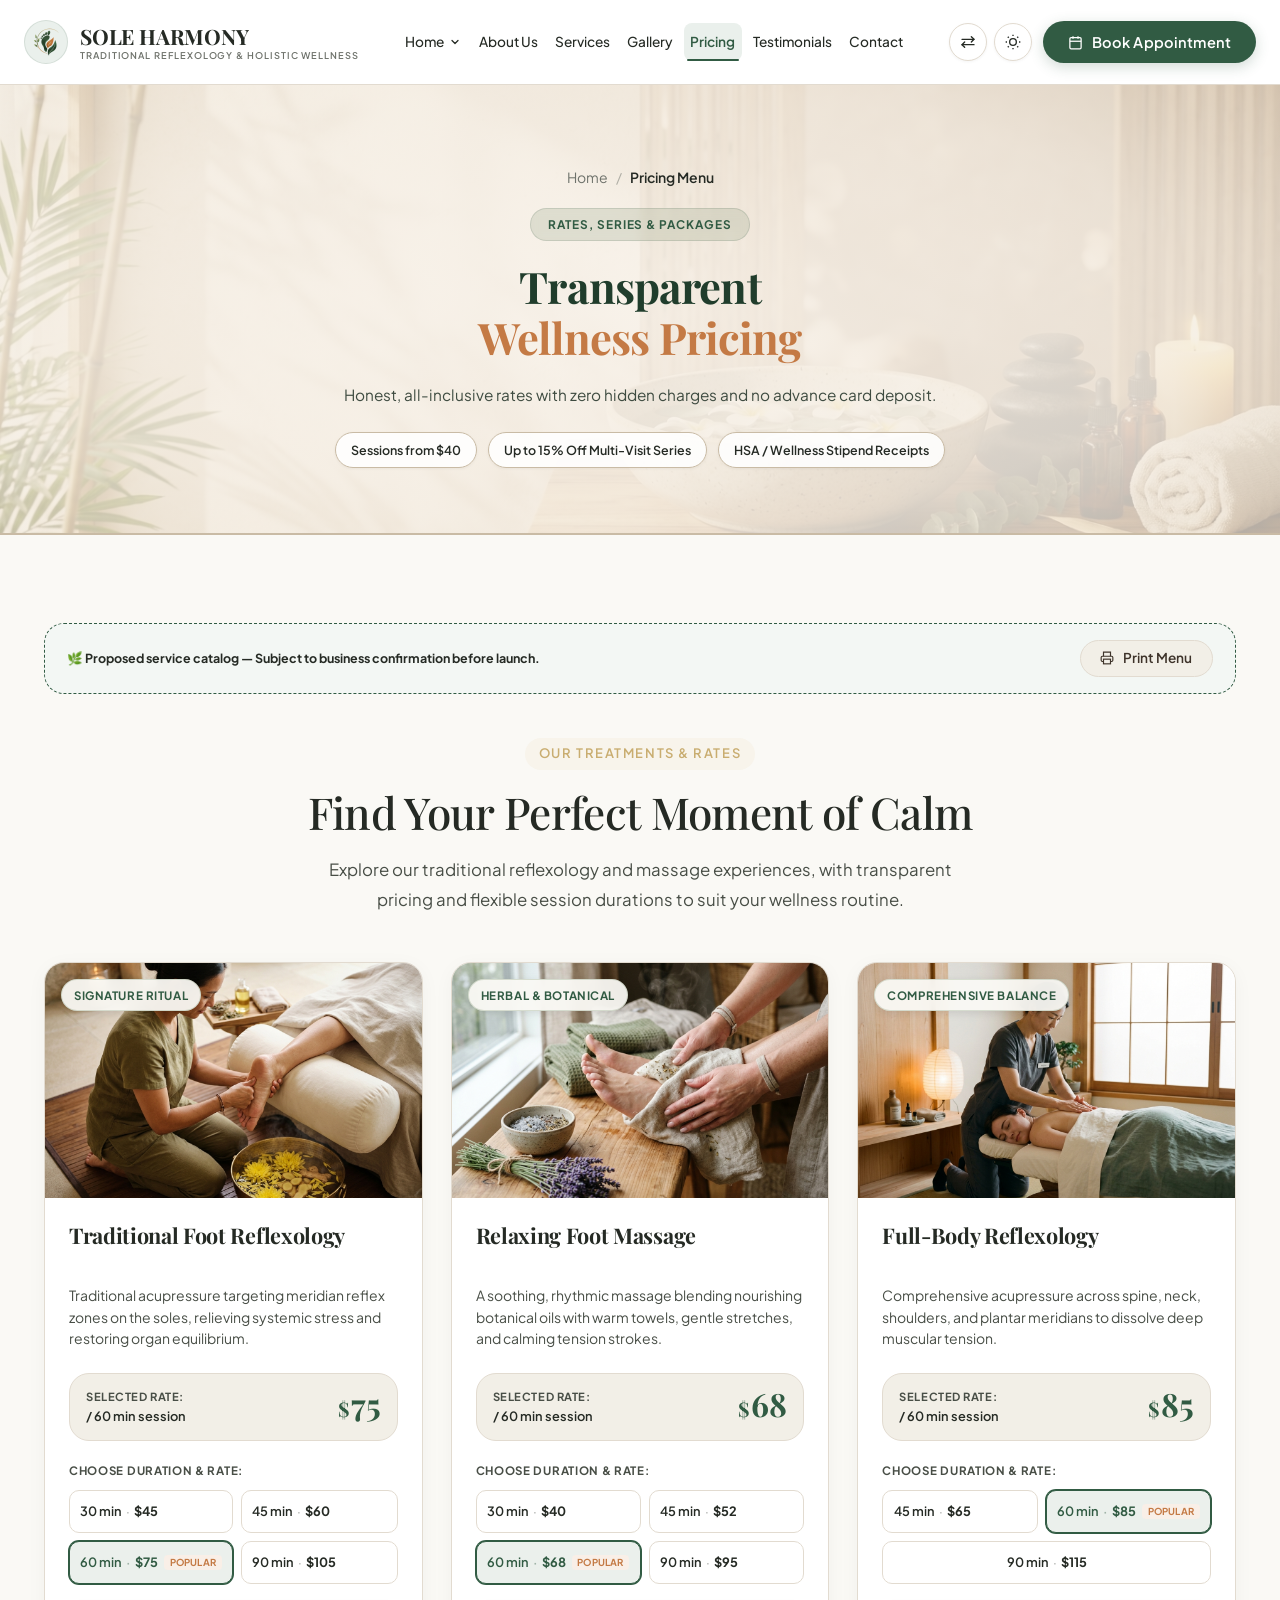
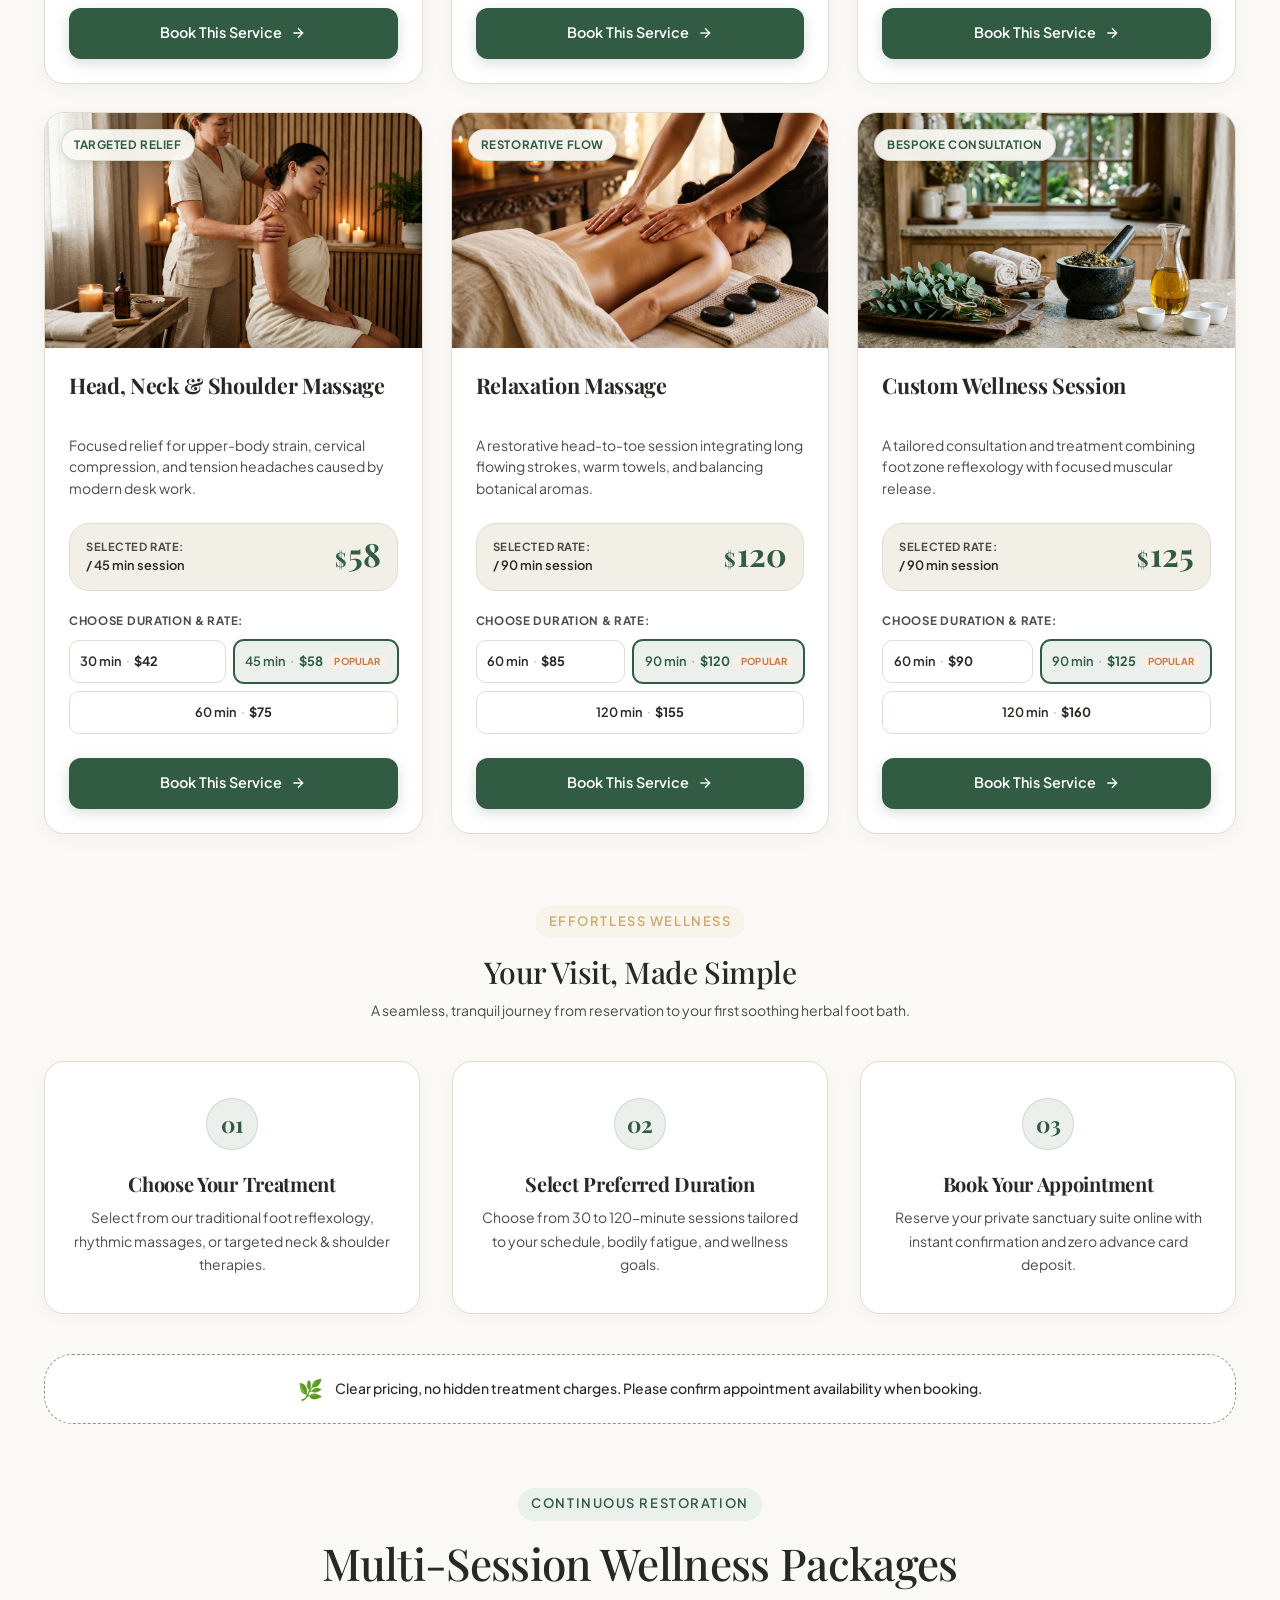
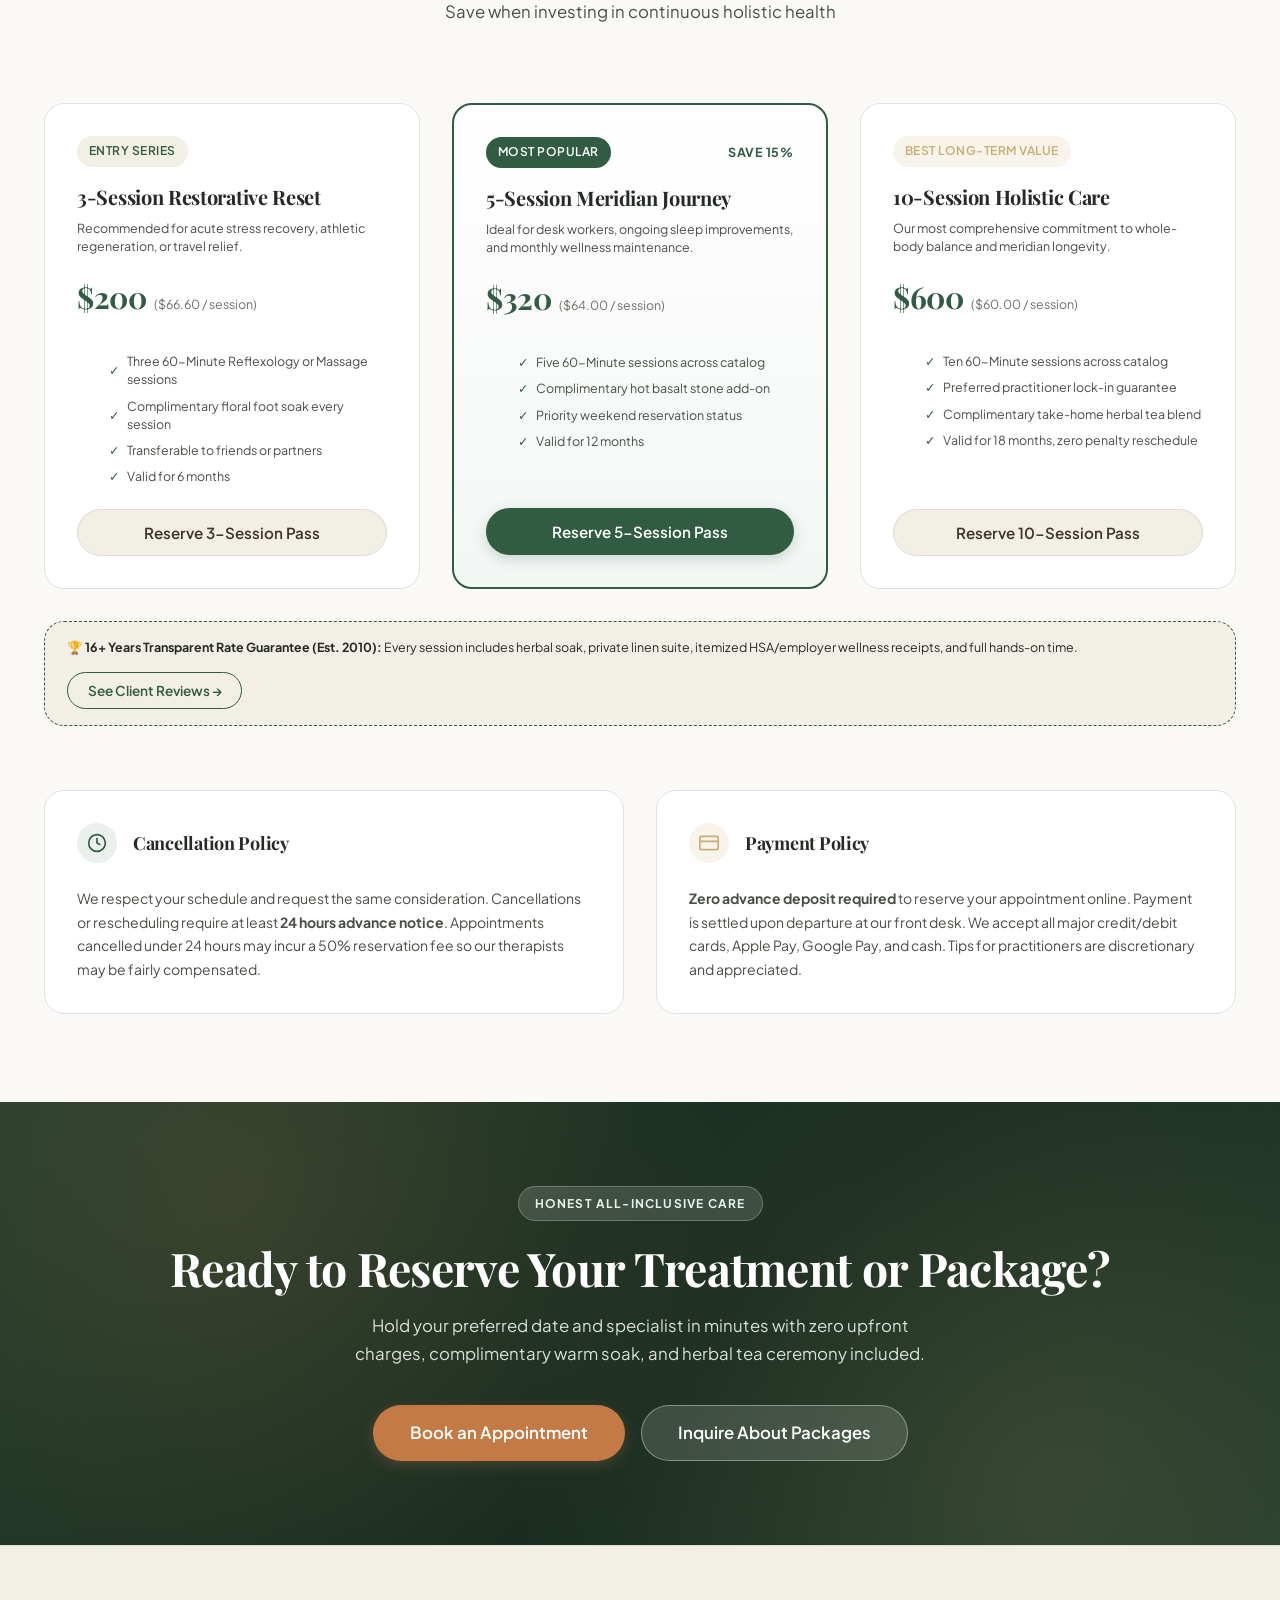
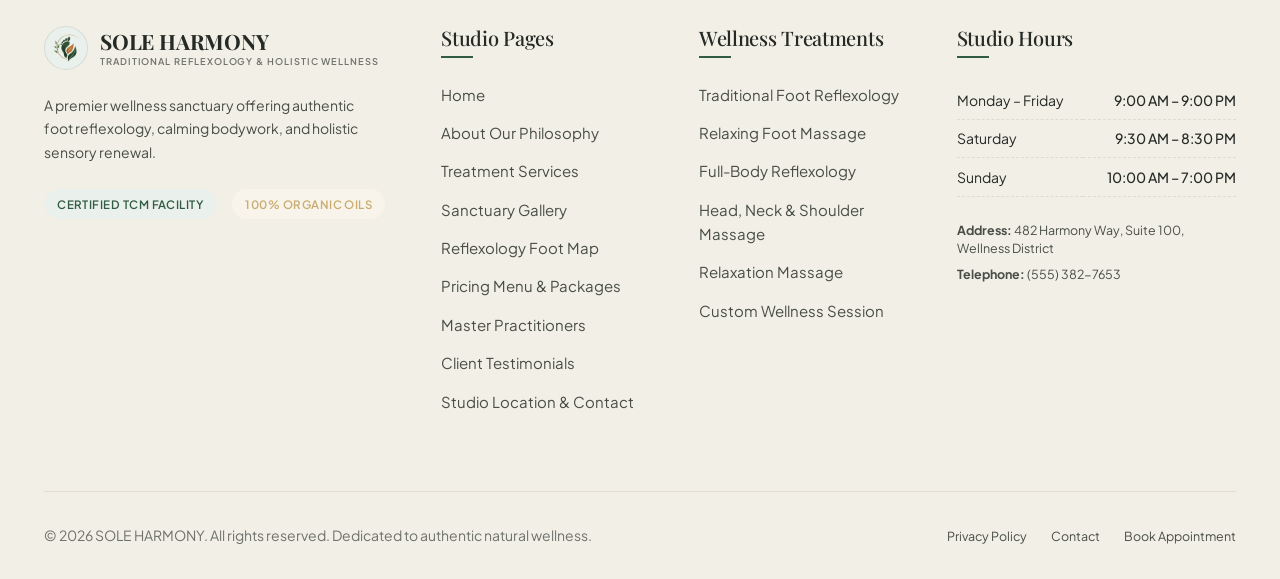
<file: pricing.html>
<!DOCTYPE html>
<html lang="en" dir="ltr" data-theme="light">
<head>
  <meta charset="UTF-8">
  <meta name="viewport" content="width=device-width, initial-scale=1.0">
  <title>Pricing Menu & Packages | SOLE HARMONY</title>
  <meta name="description" content="Transparent, all-inclusive pricing for traditional foot reflexology, calming bodywork, multi-session passes, and custom wellness sessions.">

    <!-- Favicon & Application Icons -->
  <link rel="icon" href="favicon.ico" sizes="any">
  <link rel="icon" type="image/png" sizes="16x16" href="favicon-16x16.png">
  <link rel="icon" type="image/png" sizes="32x32" href="favicon-32x32.png">
  <link rel="apple-touch-icon" sizes="180x180" href="apple-touch-icon.png">
  <link rel="manifest" href="site.webmanifest">
  <meta name="theme-color" content="#203D2C">

  <!-- Stylesheets -->
  <link rel="stylesheet" href="css/bootstrap.min.css">
  <link rel="stylesheet" href="css/tailwind.css">
  <link rel="stylesheet" href="css/variables.css">
  <link rel="stylesheet" href="css/global.css">
  <link rel="stylesheet" href="css/typography.css">
  <link rel="stylesheet" href="css/components.css">
  <link rel="stylesheet" href="css/header-footer.css">
  <link rel="stylesheet" href="css/services.css">
  <link rel="stylesheet" href="css/responsive.css">
  <link rel="stylesheet" href="css/themes.css">
  <link rel="stylesheet" href="css/rtl.css">
</head>
<body>

  <a href="#main-content" class="skip-link">Skip to main content</a>


  <!-- Header -->
  <header class="site-header">
    <div class="container-custom header-inner">
            <!-- Logo -->
      <a href="index.html" class="site-logo" aria-label="Sole Harmony — Reflexology &amp; Foot Wellness">
        <div class="logo-icon">
          <img src="assets/icons/sole-harmony-symbol.png" alt="Sole Harmony — Reflexology &amp; Foot Wellness" class="logo-symbol-light">
          <img src="assets/icons/sole-harmony-symbol-dark.png" alt="Sole Harmony — Reflexology &amp; Foot Wellness" class="logo-symbol-dark">
        </div>
        <div class="logo-text-wrap">
          <span class="logo-title" data-config="brandName">SOLE HARMONY</span>
          <span class="logo-subtitle" data-config="brandSubtitle">Traditional Reflexology &amp; Holistic Wellness</span>
        </div>
      </a>

      <nav class="nav-menu-desktop" aria-label="Main Navigation">
        <div class="nav-dropdown home-nav-dropdown">
          <a href="index.html" class="nav-link-custom" data-i18n="nav_home" aria-haspopup="true" aria-expanded="false">
            <span>Home</span>
            <svg class="nav-chevron" width="12" height="12" viewBox="0 0 24 24" fill="none" stroke="currentColor" stroke-width="2.5" stroke-linecap="round" stroke-linejoin="round"><polyline points="6 9 12 15 18 9"></polyline></svg>
          </a>
          <div class="home-dropdown-menu" role="menu">
            <a href="index.html" class="home-menu-card" role="menuitem">
              <div class="home-menu-icon" aria-hidden="true">
                <svg width="22" height="22" viewBox="0 0 24 24" fill="none" stroke="currentColor" stroke-width="2" stroke-linecap="round" stroke-linejoin="round">
                  <path d="M11 20A7 7 0 0 1 9.8 6.1C15.5 5 17 4.48 19 2c1 2 2 4.18 2 8 0 5.5-4.78 10-10 10Z"></path>
                  <path d="M2 21c0-3 1.85-5.36 5.08-6C9.5 14.52 12 13 13 12"></path>
                </svg>
              </div>
              <div class="home-menu-info">
                <span class="home-menu-title" data-i18n="nav_home_1">Home 1 — Serenity</span>
                <span class="home-menu-desc" data-i18n="nav_home_1_desc">A calming, traditional reflexology experience</span>
              </div>
            </a>
            <a href="home-2.html" class="home-menu-card" role="menuitem">
              <div class="home-menu-icon" aria-hidden="true">
                <svg width="22" height="22" viewBox="0 0 24 24" fill="none" stroke="currentColor" stroke-width="2" stroke-linecap="round" stroke-linejoin="round">
                  <path d="M4 16v-2.38C4 11.5 7 11 9 11s5 .5 5 2.62V16c0 1.66-1.34 3-3 3H7c-1.66 0-3-1.34-3-3Z"></path>
                  <path d="M20 20v-1.5c0-1.5-2-2-3.5-2s-3.5.5-3.5 2V20c0 1.1.9 2 2 2h3c1.1 0 2-.9 2-2Z"></path>
                  <circle cx="6" cy="7" r="1.5"></circle>
                  <circle cx="10" cy="5.5" r="1.5"></circle>
                  <circle cx="14" cy="6.5" r="1.5"></circle>
                </svg>
              </div>
              <div class="home-menu-info">
                <span class="home-menu-title" data-i18n="nav_home_2">Home 2 — Wellness</span>
                <span class="home-menu-desc" data-i18n="nav_home_2_desc">Discover treatments, benefits, and personalized care</span>
              </div>
            </a>
          </div>
        </div>
        <a href="about.html" class="nav-link-custom" data-i18n="nav_about">About Us</a>
        <a href="services.html" class="nav-link-custom" data-i18n="nav_services">Services</a>
        <a href="gallery.html" class="nav-link-custom" data-i18n="nav_gallery">Gallery</a>
        <a href="pricing.html" class="nav-link-custom active" data-i18n="nav_pricing">Pricing</a>
        <a href="testimonials.html" class="nav-link-custom" data-i18n="nav_testimonials">Testimonials</a>
        <a href="contact.html" class="nav-link-custom" data-i18n="nav_contact">Contact</a>
      </nav>

      <div class="header-actions">
        <!-- Theme & Direction Controls -->
        <div class="header-mode-controls">
          <button type="button" class="btn-header-icon btn-dir-toggle" title="Switch Layout Direction" aria-label="Switch Layout Direction">
            <svg class="icon-dir-svg" width="16" height="16" viewBox="0 0 24 24" fill="none" stroke="currentColor" stroke-width="2" stroke-linecap="round" stroke-linejoin="round">
              <path d="M17 4l4 4-4 4"></path>
              <path d="M21 8H3"></path>
              <path d="M7 20l-4-4 4-4"></path>
              <path d="M3 16h18"></path>
            </svg>
          </button>
          <button type="button" class="btn-header-icon btn-theme-toggle" title="Toggle Dark Mode" aria-label="Toggle Dark Mode">
            <svg class="icon-sun-svg" width="16" height="16" viewBox="0 0 24 24" fill="none" stroke="currentColor" stroke-width="2"><circle cx="12" cy="12" r="5"></circle><line x1="12" y1="1" x2="12" y2="3"></line><line x1="12" y1="21" x2="12" y2="23"></line><line x1="4.22" y1="4.22" x2="5.64" y2="5.64"></line><line x1="18.36" y1="18.36" x2="19.78" y2="19.78"></line><line x1="1" y1="12" x2="3" y2="12"></line><line x1="21" y1="12" x2="23" y2="12"></line><line x1="4.22" y1="19.78" x2="5.64" y2="18.36"></line><line x1="18.36" y1="5.64" x2="19.78" y2="4.22"></line></svg>
            <svg class="icon-moon-svg" width="16" height="16" viewBox="0 0 24 24" fill="none" stroke="currentColor" stroke-width="2"><path d="M21 12.79A9 9 0 1 1 11.21 3 7 7 0 0 0 21 12.79z"></path></svg>
          </button>
        </div>

        <a href="booking.html" class="btn-wellness btn-primary-custom btn-sm header-book-btn">
          <svg width="15" height="15" viewBox="0 0 24 24" fill="none" stroke="currentColor" stroke-width="2"><rect x="3" y="4" width="18" height="18" rx="2" ry="2"></rect><line x1="16" y1="2" x2="16" y2="6"></line><line x1="8" y1="2" x2="8" y2="6"></line><line x1="3" y1="10" x2="21" y2="10"></line></svg>
          <span class="header-book-text" data-i18n="nav_book">Book Appointment</span>
        </a>

        <button type="button" class="mobile-nav-toggle" aria-label="Open mobile menu">
          <svg width="22" height="22" viewBox="0 0 24 24" fill="none" stroke="currentColor" stroke-width="2"><line x1="3" y1="12" x2="21" y2="12"></line><line x1="3" y1="6" x2="21" y2="6"></line><line x1="3" y1="18" x2="21" y2="18"></line></svg>
        </button>
      </div>
    </div>
  </header>

  <!-- Mobile Drawer -->
  <div class="mobile-drawer-backdrop" id="mobile-drawer-backdrop">
    <div class="mobile-drawer">
      <div class="mobile-drawer-header">
                <div class="flex items-center gap-2">
          <div class="logo-icon w-8 h-8">
            <img src="assets/icons/sole-harmony-symbol.png" alt="Sole Harmony" class="logo-symbol-light">
            <img src="assets/icons/sole-harmony-symbol-dark.png" alt="Sole Harmony" class="logo-symbol-dark">
          </div>
          <span class="font-heading font-bold text-main" style="font-size: 1.15rem;" data-config="brandName">SOLE HARMONY</span>
        </div>
        <button type="button" class="mobile-drawer-close" aria-label="Close menu">&times;</button>
      </div>

      <div class="mobile-nav-links mb-6">
        <div class="mobile-nav-heading">Home Variations</div>
        <a href="index.html" class="mobile-home-card">
          <div class="mobile-home-icon">
            <svg width="18" height="18" viewBox="0 0 24 24" fill="none" stroke="currentColor" stroke-width="2" stroke-linecap="round" stroke-linejoin="round">
              <path d="M11 20A7 7 0 0 1 9.8 6.1C15.5 5 17 4.48 19 2c1 2 2 4.18 2 8 0 5.5-4.78 10-10 10Z"></path>
              <path d="M2 21c0-3 1.85-5.36 5.08-6C9.5 14.52 12 13 13 12"></path>
            </svg>
          </div>
          <div class="mobile-home-info">
            <span class="mobile-home-title" data-i18n="nav_home_1">Home 1 — Serenity</span>
            <span class="mobile-home-desc" data-i18n="nav_home_1_desc">A calming, traditional reflexology experience</span>
          </div>
        </a>
        <a href="home-2.html" class="mobile-home-card">
          <div class="mobile-home-icon">
            <svg width="18" height="18" viewBox="0 0 24 24" fill="none" stroke="currentColor" stroke-width="2" stroke-linecap="round" stroke-linejoin="round">
              <path d="M4 16v-2.38C4 11.5 7 11 9 11s5 .5 5 2.62V16c0 1.66-1.34 3-3 3H7c-1.66 0-3-1.34-3-3Z"></path>
              <path d="M20 20v-1.5c0-1.5-2-2-3.5-2s-3.5.5-3.5 2V20c0 1.1.9 2 2 2h3c1.1 0 2-.9 2-2Z"></path>
              <circle cx="6" cy="7" r="1.5"></circle>
              <circle cx="10" cy="5.5" r="1.5"></circle>
              <circle cx="14" cy="6.5" r="1.5"></circle>
            </svg>
          </div>
          <div class="mobile-home-info">
            <span class="mobile-home-title" data-i18n="nav_home_2">Home 2 — Wellness</span>
            <span class="mobile-home-desc" data-i18n="nav_home_2_desc">Discover treatments, benefits, and personalized care</span>
          </div>
        </a>
        <div class="mobile-nav-divider"></div>
        <a href="about.html" class="mobile-nav-item" data-i18n="nav_about">About Studio</a>
        <a href="services.html" class="mobile-nav-item" data-i18n="nav_services">Services & Rituals</a>
        <a href="gallery.html" class="mobile-nav-item">Sanctuary Gallery</a>
        <a href="pricing.html" class="mobile-nav-item active" data-i18n="nav_pricing">Pricing Menu</a>
        <a href="testimonials.html" class="mobile-nav-item" data-i18n="nav_testimonials">Testimonials &amp; Reviews</a>
        <a href="contact.html" class="mobile-nav-item" data-i18n="nav_contact">Contact & Location</a>
      </div>

      <div class="mt-auto pt-4 border-t" style="border-color: var(--border-color);">
        <a href="booking.html" class="btn-wellness btn-primary-custom w-full" data-i18n="nav_book">
          Book Appointment
        </a>
      </div>
    </div>
  </div>

  <main id="main-content">
    <!-- Header Banner -->
    <section class="page-header-banner page-header-pricing">
      <div class="container-custom">
        <div class="page-hero-grid">
          <div class="page-hero-content">
            <nav class="breadcrumb-wellness" aria-label="Breadcrumb">
              <a href="index.html" data-i18n="breadcrumb_home">Home</a>
              <span class="breadcrumb-separator">/</span>
              <span class="text-main font-semibold" data-i18n="breadcrumb_pricing">Pricing Menu</span>
            </nav>
            <span class="page-hero-badge">RATES, SERIES &amp; PACKAGES</span>
            <h1 class="page-hero-heading">
              <span class="page-hero-title-lead" data-i18n="pricing_hero_title_lead">Transparent</span>
              <span class="page-hero-title-accent" data-i18n="pricing_hero_title_accent">Wellness Pricing</span>
            </h1>
            <p class="page-hero-desc" data-i18n="pricing_hero_desc">
              Honest, all-inclusive rates with zero hidden charges and no advance card deposit.
            </p>
            <div class="hero-context-chips">
              <span class="hero-context-chip">Sessions from $40</span>
              <span class="hero-context-chip">Up to 15% Off Multi-Visit Series</span>
              <span class="hero-context-chip">HSA / Wellness Stipend Receipts</span>
            </div>
            <div class="page-hero-mobile-visual" aria-hidden="true">
              <img src="assets/images/hero/pricing-hero-mobile.jpg" alt="Transparent wellness pricing at Sole Harmony" class="page-hero-mobile-img" loading="lazy">
            </div>
          </div>
          <div class="page-hero-visual-col" aria-hidden="true"></div>
        </div>
      </div>
    </section>

    <!-- Section 1: Individual Treatments Menu -->
    <section class="section-py bg-cream">
      <div class="container-custom">
        
        <!-- Notice of Proposed Catalog -->
        <div class="pricing-banner-notice text-xs">
          <span>🌿 <strong data-i18n="proposed_notice">Proposed service catalog — All offerings, durations, and rates are configured for review before final commercial launch.</strong></span>
          <button type="button" onclick="window.print()" class="btn-wellness btn-secondary-custom btn-sm flex-shrink-0">
            <svg width="14" height="14" viewBox="0 0 24 24" fill="none" stroke="currentColor" stroke-width="2"><polyline points="6 9 6 2 18 2 18 9"></polyline><path d="M6 18H4a2 2 0 0 1-2-2v-5a2 2 0 0 1 2-2h16a2 2 0 0 1 2 2v5a2 2 0 0 1-2 2h-2"></path><rect x="6" y="14" width="12" height="8"></rect></svg>
            <span>Print Menu</span>
          </button>
        </div>
                        <!-- New Pricing Header -->
        <div class="text-center max-w-2xl mx-auto mb-12">
          <span class="section-tag section-tag-gold" data-i18n="pricing_eyebrow_rates">OUR TREATMENTS &amp; RATES</span>
          <h2 class="section-title mb-3" data-i18n="pricing_rates_title">Find Your Perfect Moment of Calm</h2>
          <p class="section-desc mb-0" data-i18n="pricing_rates_desc">
            Explore our traditional reflexology and massage experiences, with transparent pricing and flexible session durations to suit your wellness routine.
          </p>
        </div>

        <!-- Service Cards Grid: 3 cols Desktop, 2 cols Tablet, 1 col Mobile -->
        <div class="pricing-cards-grid">

          <!-- Card 1: Traditional Foot Reflexology -->
          <div class="pricing-service-card" data-service-id="traditional-foot-reflexology">
            <div class="pricing-card-image-wrap">
              <img src="assets/images/reflexology/pricing-foot-reflexology.jpg" alt="Therapist performing Traditional Foot Reflexology" class="pricing-card-img" loading="lazy">
              <span class="pricing-card-badge" data-i18n="badge_signature_ritual">Signature Ritual</span>
            </div>
            <div class="pricing-card-body">
              <h3 class="pricing-card-title">
                <a href="service-details.html?id=traditional-foot-reflexology" data-i18n="service_1_name">Traditional Foot Reflexology</a>
              </h3>
              <p class="pricing-card-desc" data-i18n="service_1_desc">
                Traditional acupressure targeting meridian reflex zones on the soles, relieving systemic stress and restoring organ equilibrium.
              </p>

              <!-- Selected Rate Display -->
              <div class="pricing-card-rate-display">
                <div class="rate-label-wrap">
                  <span class="rate-from-label" data-i18n="rate_selected_label">Selected Rate:</span>
                  <span class="rate-duration-text js-card-duration">/ 60 min session</span>
                </div>
                <div class="rate-price-row">
                  <span class="rate-currency">$</span>
                  <span class="rate-amount js-card-price">75</span>
                </div>
              </div>

              <!-- Interactive Duration Selectors (2x2 Grid) -->
              <div class="pricing-durations-wrapper">
                <span class="pricing-durations-label" data-i18n="choose_duration_label">Choose Duration &amp; Rate:</span>
                <div class="duration-options-grid" role="radiogroup" aria-label="Traditional Foot Reflexology session durations">
                  <button type="button" class="duration-option-pill" data-duration="30" data-price="45" role="radio" aria-checked="false" aria-label="30 minutes for $45">
                    <span class="pill-left"><span class="pill-time">30 min</span> <span class="pill-sep">·</span> <span class="pill-price">$45</span></span>
                  </button>
                  <button type="button" class="duration-option-pill" data-duration="45" data-price="60" role="radio" aria-checked="false" aria-label="45 minutes for $60">
                    <span class="pill-left"><span class="pill-time">45 min</span> <span class="pill-sep">·</span> <span class="pill-price">$60</span></span>
                  </button>
                  <button type="button" class="duration-option-pill active" data-duration="60" data-price="75" data-popular="true" role="radio" aria-checked="true" aria-label="60 minutes for $75 (Popular)">
                    <span class="pill-left"><span class="pill-time">60 min</span> <span class="pill-sep">·</span> <span class="pill-price">$75</span></span>
                    <span class="pill-pop-tag" data-i18n="pill_popular_badge">Popular</span>
                  </button>
                  <button type="button" class="duration-option-pill" data-duration="90" data-price="105" role="radio" aria-checked="false" aria-label="90 minutes for $105">
                    <span class="pill-left"><span class="pill-time">90 min</span> <span class="pill-sep">·</span> <span class="pill-price">$105</span></span>
                  </button>
                </div>
              </div>

              <div class="pricing-card-footer">
                <a href="booking.html?service=traditional-foot-reflexology&duration=60" 
                   class="pricing-card-btn" 
                   data-selected-duration="60" 
                   data-selected-price="75">
                  <span data-i18n="btn_book_service">Book This Service</span>
                  <svg width="16" height="16" viewBox="0 0 24 24" fill="none" stroke="currentColor" stroke-width="2" class="rtl:rotate-180"><line x1="5" y1="12" x2="19" y2="12"></line><polyline points="12 5 19 12 12 19"></polyline></svg>
                </a>
              </div>
            </div>
          </div>

          <!-- Card 2: Relaxing Foot Massage -->
          <div class="pricing-service-card" data-service-id="relaxing-foot-massage">
            <div class="pricing-card-image-wrap">
              <img src="assets/images/foot-massage/lavender-towel-wrap.jpg" alt="Relaxing Foot Massage with warm botanical towels" class="pricing-card-img" loading="lazy">
              <span class="pricing-card-badge" data-i18n="badge_herbal_botanical">Herbal &amp; Botanical</span>
            </div>
            <div class="pricing-card-body">
              <h3 class="pricing-card-title">
                <a href="service-details.html?id=relaxing-foot-massage" data-i18n="service_2_name">Relaxing Foot Massage</a>
              </h3>
              <p class="pricing-card-desc" data-i18n="service_2_desc">
                A soothing, rhythmic massage blending nourishing botanical oils with warm towels, gentle stretches, and calming tension strokes.
              </p>

              <!-- Selected Rate Display -->
              <div class="pricing-card-rate-display">
                <div class="rate-label-wrap">
                  <span class="rate-from-label" data-i18n="rate_selected_label">Selected Rate:</span>
                  <span class="rate-duration-text js-card-duration">/ 60 min session</span>
                </div>
                <div class="rate-price-row">
                  <span class="rate-currency">$</span>
                  <span class="rate-amount js-card-price">68</span>
                </div>
              </div>

              <!-- Interactive Duration Selectors (2x2 Grid) -->
              <div class="pricing-durations-wrapper">
                <span class="pricing-durations-label" data-i18n="choose_duration_label">Choose Duration &amp; Rate:</span>
                <div class="duration-options-grid" role="radiogroup" aria-label="Relaxing Foot Massage session durations">
                  <button type="button" class="duration-option-pill" data-duration="30" data-price="40" role="radio" aria-checked="false" aria-label="30 minutes for $40">
                    <span class="pill-left"><span class="pill-time">30 min</span> <span class="pill-sep">·</span> <span class="pill-price">$40</span></span>
                  </button>
                  <button type="button" class="duration-option-pill" data-duration="45" data-price="52" role="radio" aria-checked="false" aria-label="45 minutes for $52">
                    <span class="pill-left"><span class="pill-time">45 min</span> <span class="pill-sep">·</span> <span class="pill-price">$52</span></span>
                  </button>
                  <button type="button" class="duration-option-pill active" data-duration="60" data-price="68" data-popular="true" role="radio" aria-checked="true" aria-label="60 minutes for $68 (Popular)">
                    <span class="pill-left"><span class="pill-time">60 min</span> <span class="pill-sep">·</span> <span class="pill-price">$68</span></span>
                    <span class="pill-pop-tag" data-i18n="pill_popular_badge">Popular</span>
                  </button>
                  <button type="button" class="duration-option-pill" data-duration="90" data-price="95" role="radio" aria-checked="false" aria-label="90 minutes for $95">
                    <span class="pill-left"><span class="pill-time">90 min</span> <span class="pill-sep">·</span> <span class="pill-price">$95</span></span>
                  </button>
                </div>
              </div>

              <div class="pricing-card-footer">
                <a href="booking.html?service=relaxing-foot-massage&duration=60" 
                   class="pricing-card-btn" 
                   data-selected-duration="60" 
                   data-selected-price="68">
                  <span data-i18n="btn_book_service">Book This Service</span>
                  <svg width="16" height="16" viewBox="0 0 24 24" fill="none" stroke="currentColor" stroke-width="2" class="rtl:rotate-180"><line x1="5" y1="12" x2="19" y2="12"></line><polyline points="12 5 19 12 12 19"></polyline></svg>
                </a>
              </div>
            </div>
          </div>

          <!-- Card 3: Full-Body Reflexology -->
          <div class="pricing-service-card" data-service-id="full-body-reflexology">
            <div class="pricing-card-image-wrap">
              <img src="assets/images/body-massage/pricing-dorsal-meridian.jpg" alt="Therapist performing Full-Body Reflexology" class="pricing-card-img" loading="lazy">
              <span class="pricing-card-badge" data-i18n="badge_comprehensive_balance">Comprehensive Balance</span>
            </div>
            <div class="pricing-card-body">
              <h3 class="pricing-card-title">
                <a href="service-details.html?id=full-body-reflexology" data-i18n="service_3_name">Full-Body Reflexology</a>
              </h3>
              <p class="pricing-card-desc" data-i18n="service_3_desc">
                Comprehensive acupressure across spine, neck, shoulders, and plantar meridians to dissolve deep muscular tension.
              </p>

              <!-- Selected Rate Display -->
              <div class="pricing-card-rate-display">
                <div class="rate-label-wrap">
                  <span class="rate-from-label" data-i18n="rate_selected_label">Selected Rate:</span>
                  <span class="rate-duration-text js-card-duration">/ 60 min session</span>
                </div>
                <div class="rate-price-row">
                  <span class="rate-currency">$</span>
                  <span class="rate-amount js-card-price">85</span>
                </div>
              </div>

              <!-- Interactive Duration Selectors (Balanced 2-row Grid) -->
              <div class="pricing-durations-wrapper">
                <span class="pricing-durations-label" data-i18n="choose_duration_label">Choose Duration &amp; Rate:</span>
                <div class="duration-options-grid" role="radiogroup" aria-label="Full-Body Reflexology session durations">
                  <button type="button" class="duration-option-pill" data-duration="45" data-price="65" role="radio" aria-checked="false" aria-label="45 minutes for $65">
                    <span class="pill-left"><span class="pill-time">45 min</span> <span class="pill-sep">·</span> <span class="pill-price">$65</span></span>
                  </button>
                  <button type="button" class="duration-option-pill active" data-duration="60" data-price="85" data-popular="true" role="radio" aria-checked="true" aria-label="60 minutes for $85 (Popular)">
                    <span class="pill-left"><span class="pill-time">60 min</span> <span class="pill-sep">·</span> <span class="pill-price">$85</span></span>
                    <span class="pill-pop-tag" data-i18n="pill_popular_badge">Popular</span>
                  </button>
                  <button type="button" class="duration-option-pill pill-span-2" data-duration="90" data-price="115" role="radio" aria-checked="false" aria-label="90 minutes for $115">
                    <span class="pill-left"><span class="pill-time">90 min</span> <span class="pill-sep">·</span> <span class="pill-price">$115</span></span>
                  </button>
                </div>
              </div>

              <div class="pricing-card-footer">
                <a href="booking.html?service=full-body-reflexology&duration=60" 
                   class="pricing-card-btn" 
                   data-selected-duration="60" 
                   data-selected-price="85">
                  <span data-i18n="btn_book_service">Book This Service</span>
                  <svg width="16" height="16" viewBox="0 0 24 24" fill="none" stroke="currentColor" stroke-width="2" class="rtl:rotate-180"><line x1="5" y1="12" x2="19" y2="12"></line><polyline points="12 5 19 12 12 19"></polyline></svg>
                </a>
              </div>
            </div>
          </div>

          <!-- Card 4: Head, Neck & Shoulder Massage -->
          <div class="pricing-service-card" data-service-id="head-neck-shoulder-massage">
            <div class="pricing-card-image-wrap">
              <img src="assets/images/body-massage/neck-shoulder.jpg" alt="Focused Head, Neck & Shoulder Massage" class="pricing-card-img" loading="lazy">
              <span class="pricing-card-badge" data-i18n="badge_targeted_relief">Targeted Relief</span>
            </div>
            <div class="pricing-card-body">
              <h3 class="pricing-card-title">
                <a href="service-details.html?id=head-neck-shoulder-massage" data-i18n="service_4_name">Head, Neck &amp; Shoulder Massage</a>
              </h3>
              <p class="pricing-card-desc" data-i18n="service_4_desc">
                Focused relief for upper-body strain, cervical compression, and tension headaches caused by modern desk work.
              </p>

              <!-- Selected Rate Display -->
              <div class="pricing-card-rate-display">
                <div class="rate-label-wrap">
                  <span class="rate-from-label" data-i18n="rate_selected_label">Selected Rate:</span>
                  <span class="rate-duration-text js-card-duration">/ 45 min session</span>
                </div>
                <div class="rate-price-row">
                  <span class="rate-currency">$</span>
                  <span class="rate-amount js-card-price">58</span>
                </div>
              </div>

              <!-- Interactive Duration Selectors (Balanced 2-row Grid) -->
              <div class="pricing-durations-wrapper">
                <span class="pricing-durations-label" data-i18n="choose_duration_label">Choose Duration &amp; Rate:</span>
                <div class="duration-options-grid" role="radiogroup" aria-label="Head, Neck & Shoulder Massage session durations">
                  <button type="button" class="duration-option-pill" data-duration="30" data-price="42" role="radio" aria-checked="false" aria-label="30 minutes for $42">
                    <span class="pill-left"><span class="pill-time">30 min</span> <span class="pill-sep">·</span> <span class="pill-price">$42</span></span>
                  </button>
                  <button type="button" class="duration-option-pill active" data-duration="45" data-price="58" data-popular="true" role="radio" aria-checked="true" aria-label="45 minutes for $58 (Popular)">
                    <span class="pill-left"><span class="pill-time">45 min</span> <span class="pill-sep">·</span> <span class="pill-price">$58</span></span>
                    <span class="pill-pop-tag" data-i18n="pill_popular_badge">Popular</span>
                  </button>
                  <button type="button" class="duration-option-pill pill-span-2" data-duration="60" data-price="75" role="radio" aria-checked="false" aria-label="60 minutes for $75">
                    <span class="pill-left"><span class="pill-time">60 min</span> <span class="pill-sep">·</span> <span class="pill-price">$75</span></span>
                  </button>
                </div>
              </div>

              <div class="pricing-card-footer">
                <a href="booking.html?service=head-neck-shoulder-massage&duration=45" 
                   class="pricing-card-btn" 
                   data-selected-duration="45" 
                   data-selected-price="58">
                  <span data-i18n="btn_book_service">Book This Service</span>
                  <svg width="16" height="16" viewBox="0 0 24 24" fill="none" stroke="currentColor" stroke-width="2" class="rtl:rotate-180"><line x1="5" y1="12" x2="19" y2="12"></line><polyline points="12 5 19 12 12 19"></polyline></svg>
                </a>
              </div>
            </div>
          </div>

          <!-- Card 5: Relaxation Massage -->
          <div class="pricing-service-card" data-service-id="relaxation-massage">
            <div class="pricing-card-image-wrap">
              <img src="assets/images/body-massage/pricing-warm-basalt-flow.jpg" alt="Restorative slow rhythmic back massage strokes" class="pricing-card-img" loading="lazy">
              <span class="pricing-card-badge" data-i18n="badge_restorative_flow">Restorative Flow</span>
            </div>
            <div class="pricing-card-body">
              <h3 class="pricing-card-title">
                <a href="service-details.html?id=relaxation-massage" data-i18n="service_5_name">Relaxation Massage</a>
              </h3>
              <p class="pricing-card-desc" data-i18n="service_5_desc">
                A restorative head-to-toe session integrating long flowing strokes, warm towels, and balancing botanical aromas.
              </p>

              <!-- Selected Rate Display -->
              <div class="pricing-card-rate-display">
                <div class="rate-label-wrap">
                  <span class="rate-from-label" data-i18n="rate_selected_label">Selected Rate:</span>
                  <span class="rate-duration-text js-card-duration">/ 90 min session</span>
                </div>
                <div class="rate-price-row">
                  <span class="rate-currency">$</span>
                  <span class="rate-amount js-card-price">120</span>
                </div>
              </div>

              <!-- Interactive Duration Selectors (Balanced 2-row Grid) -->
              <div class="pricing-durations-wrapper">
                <span class="pricing-durations-label" data-i18n="choose_duration_label">Choose Duration &amp; Rate:</span>
                <div class="duration-options-grid" role="radiogroup" aria-label="Relaxation Massage session durations">
                  <button type="button" class="duration-option-pill" data-duration="60" data-price="85" role="radio" aria-checked="false" aria-label="60 minutes for $85">
                    <span class="pill-left"><span class="pill-time">60 min</span> <span class="pill-sep">·</span> <span class="pill-price">$85</span></span>
                  </button>
                  <button type="button" class="duration-option-pill active" data-duration="90" data-price="120" data-popular="true" role="radio" aria-checked="true" aria-label="90 minutes for $120 (Popular)">
                    <span class="pill-left"><span class="pill-time">90 min</span> <span class="pill-sep">·</span> <span class="pill-price">$120</span></span>
                    <span class="pill-pop-tag" data-i18n="pill_popular_badge">Popular</span>
                  </button>
                  <button type="button" class="duration-option-pill pill-span-2" data-duration="120" data-price="155" role="radio" aria-checked="false" aria-label="120 minutes for $155">
                    <span class="pill-left"><span class="pill-time">120 min</span> <span class="pill-sep">·</span> <span class="pill-price">$155</span></span>
                  </button>
                </div>
              </div>

              <div class="pricing-card-footer">
                <a href="booking.html?service=relaxation-massage&duration=90" 
                   class="pricing-card-btn" 
                   data-selected-duration="90" 
                   data-selected-price="120">
                  <span data-i18n="btn_book_service">Book This Service</span>
                  <svg width="16" height="16" viewBox="0 0 24 24" fill="none" stroke="currentColor" stroke-width="2" class="rtl:rotate-180"><line x1="5" y1="12" x2="19" y2="12"></line><polyline points="12 5 19 12 12 19"></polyline></svg>
                </a>
              </div>
            </div>
          </div>

          <!-- Card 6: Custom Wellness Session -->
          <div class="pricing-service-card" data-service-id="custom-wellness-session">
            <div class="pricing-card-image-wrap">
              <img src="assets/images/services/pricing-apothecary-session.jpg" alt="Bespoke botanical compress and herbal soaking preparation" class="pricing-card-img" loading="lazy">
              <span class="pricing-card-badge" data-i18n="badge_bespoke_consultation">Bespoke Consultation</span>
            </div>
            <div class="pricing-card-body">
              <h3 class="pricing-card-title">
                <a href="service-details.html?id=custom-wellness-session" data-i18n="service_6_name">Custom Wellness Session</a>
              </h3>
              <p class="pricing-card-desc" data-i18n="service_6_desc">
                A tailored consultation and treatment combining foot zone reflexology with focused muscular release.
              </p>

              <!-- Selected Rate Display -->
              <div class="pricing-card-rate-display">
                <div class="rate-label-wrap">
                  <span class="rate-from-label" data-i18n="rate_selected_label">Selected Rate:</span>
                  <span class="rate-duration-text js-card-duration">/ 90 min session</span>
                </div>
                <div class="rate-price-row">
                  <span class="rate-currency">$</span>
                  <span class="rate-amount js-card-price">125</span>
                </div>
              </div>

              <!-- Interactive Duration Selectors (Balanced 2-row Grid) -->
              <div class="pricing-durations-wrapper">
                <span class="pricing-durations-label" data-i18n="choose_duration_label">Choose Duration &amp; Rate:</span>
                <div class="duration-options-grid" role="radiogroup" aria-label="Custom Wellness Session durations">
                  <button type="button" class="duration-option-pill" data-duration="60" data-price="90" role="radio" aria-checked="false" aria-label="60 minutes for $90">
                    <span class="pill-left"><span class="pill-time">60 min</span> <span class="pill-sep">·</span> <span class="pill-price">$90</span></span>
                  </button>
                  <button type="button" class="duration-option-pill active" data-duration="90" data-price="125" data-popular="true" role="radio" aria-checked="true" aria-label="90 minutes for $125 (Popular)">
                    <span class="pill-left"><span class="pill-time">90 min</span> <span class="pill-sep">·</span> <span class="pill-price">$125</span></span>
                    <span class="pill-pop-tag" data-i18n="pill_popular_badge">Popular</span>
                  </button>
                  <button type="button" class="duration-option-pill pill-span-2" data-duration="120" data-price="160" role="radio" aria-checked="false" aria-label="120 minutes for $160">
                    <span class="pill-left"><span class="pill-time">120 min</span> <span class="pill-sep">·</span> <span class="pill-price">$160</span></span>
                  </button>
                </div>
              </div>

              <div class="pricing-card-footer">
                <a href="booking.html?service=custom-wellness-session&duration=90" 
                   class="pricing-card-btn" 
                   data-selected-duration="90" 
                   data-selected-price="125">
                  <span data-i18n="btn_book_service">Book This Service</span>
                  <svg width="16" height="16" viewBox="0 0 24 24" fill="none" stroke="currentColor" stroke-width="2" class="rtl:rotate-180"><line x1="5" y1="12" x2="19" y2="12"></line><polyline points="12 5 19 12 12 19"></polyline></svg>
                </a>
              </div>
            </div>
          </div>

        </div>

        <!-- Section: Your Visit, Made Simple -->
        <div class="pricing-steps-section">
          <div class="text-center max-w-xl mx-auto mb-10">
            <span class="section-tag section-tag-gold" data-i18n="pricing_steps_tag">EFFORTLESS WELLNESS</span>
            <h3 class="section-title text-2xl md:text-3xl mb-2" data-i18n="pricing_steps_title">Your Visit, Made Simple</h3>
            <p class="text-secondary text-sm mb-0" data-i18n="pricing_steps_desc">
              A seamless, tranquil journey from reservation to your first soothing herbal foot bath.
            </p>
          </div>

          <div class="grid grid-cols-1 md:grid-cols-3 gap-8 mb-10">
            <!-- Step 1 -->
            <div class="pricing-step-card">
              <div class="step-number-circle">01</div>
              <h4 class="font-heading text-xl font-bold text-main mb-2" data-i18n="pricing_step_1_title">Choose Your Treatment</h4>
              <p class="text-secondary text-sm leading-relaxed mb-0" data-i18n="pricing_step_1_desc">
                Select from our traditional foot reflexology, rhythmic massages, or targeted neck &amp; shoulder therapies.
              </p>
            </div>

            <!-- Step 2 -->
            <div class="pricing-step-card">
              <div class="step-number-circle">02</div>
              <h4 class="font-heading text-xl font-bold text-main mb-2" data-i18n="pricing_step_2_title">Select Session Duration</h4>
              <p class="text-secondary text-sm leading-relaxed mb-0" data-i18n="pricing_step_2_desc">
                Choose from 30 to 120-minute sessions tailored to your schedule, bodily fatigue, and wellness goals.
              </p>
            </div>

            <!-- Step 3 -->
            <div class="pricing-step-card">
              <div class="step-number-circle">03</div>
              <h4 class="font-heading text-xl font-bold text-main mb-2" data-i18n="pricing_step_3_title">Book Your Appointment</h4>
              <p class="text-secondary text-sm leading-relaxed mb-0" data-i18n="pricing_step_3_desc">
                Reserve your private sanctuary suite online with instant confirmation and zero advance card deposit.
              </p>
            </div>
          </div>

          <!-- Transparency Note Box -->
          <div class="pricing-transparency-box">
            <span class="text-primary-custom text-xl">🌿</span>
            <p class="text-sm font-medium mb-0 text-main" data-i18n="pricing_transparency_note">
              Clear pricing, no hidden treatment charges. Please confirm appointment availability when booking.
            </p>
          </div>
        </div>

        <!-- Section 2: Multi-Session Wellness Packages -->
        <div class="mb-16">
          <div class="section-header-center">
            <span class="section-tag" data-i18n="pricing_eyebrow_packages">Continuous Restoration</span>
            <h2 class="section-title mb-2" data-i18n="pricing_packages_title">Multi-Session Wellness Packages</h2>
            <p class="section-desc" data-i18n="pricing_packages_sub">
              Enjoy lasting savings when committing to regular bodily care, nervous recovery, and seasonal meridian balance.
            </p>
          </div>

          <div class="grid grid-cols-1 md:grid-cols-3 gap-8">
            <!-- Package 1: 3-Session -->
            <div class="card-wellness p-6 rounded-2xl flex flex-col justify-between border border-color">
              <div>
                <span class="badge-wellness mb-3" style="background:var(--bg-surface-soft);">Entry Series</span>
                <h3 class="font-heading text-xl font-bold mb-2 text-main" data-i18n="pkg_3_title">3-Session Restorative Reset</h3>
                <p class="text-secondary text-xs mb-4">Recommended for acute stress recovery, athletic regeneration, or travel relief.</p>
                <div class="flex items-baseline gap-2 mb-4">
                  <span class="font-heading text-3xl font-bold text-primary-custom">$200</span>
                  <span class="text-xs text-muted-custom">($66.60 / session)</span>
                </div>
                <ul class="flex flex-col gap-2 text-xs text-secondary mb-6">
                  <li class="flex items-center gap-2"><span class="text-primary-custom font-bold">✓</span> Three 60-Minute Reflexology or Massage sessions</li>
                  <li class="flex items-center gap-2"><span class="text-primary-custom font-bold">✓</span> Complimentary floral foot soak every session</li>
                  <li class="flex items-center gap-2"><span class="text-primary-custom font-bold">✓</span> Transferable to friends or partners</li>
                  <li class="flex items-center gap-2"><span class="text-primary-custom font-bold">✓</span> Valid for 6 months</li>
                </ul>
              </div>
              <a href="booking.html?service=traditional-foot-reflexology&package=3-session" class="btn-wellness btn-secondary-custom w-full text-center">Reserve 3-Session Pass</a>
            </div>

            <!-- Package 2: 5-Session -->
            <div class="card-wellness p-6 rounded-2xl flex flex-col justify-between relative" style="border: 2px solid var(--color-primary); background: linear-gradient(180deg, var(--bg-surface) 0%, var(--color-primary-softest) 100%);">
              <div>
                <div class="flex items-center justify-between mb-3">
                  <span class="badge-wellness" style="background:var(--color-primary); color:#FFFFFF;">Most Popular</span>
                  <span class="text-xs font-bold text-primary-custom uppercase tracking-wider">Save 15%</span>
                </div>
                <h3 class="font-heading text-xl font-bold mb-2 text-main" data-i18n="pkg_5_title">5-Session Meridian Journey</h3>
                <p class="text-secondary text-xs mb-4">Ideal for desk workers, ongoing sleep improvements, and monthly wellness maintenance.</p>
                <div class="flex items-baseline gap-2 mb-4">
                  <span class="font-heading text-3xl font-bold text-primary-custom">$320</span>
                  <span class="text-xs text-muted-custom">($64.00 / session)</span>
                </div>
                <ul class="flex flex-col gap-2 text-xs text-secondary mb-6">
                  <li class="flex items-center gap-2"><span class="text-primary-custom font-bold">✓</span> Five 60-Minute sessions across catalog</li>
                  <li class="flex items-center gap-2"><span class="text-primary-custom font-bold">✓</span> Complimentary hot basalt stone add-on</li>
                  <li class="flex items-center gap-2"><span class="text-primary-custom font-bold">✓</span> Priority weekend reservation status</li>
                  <li class="flex items-center gap-2"><span class="text-primary-custom font-bold">✓</span> Valid for 12 months</li>
                </ul>
              </div>
              <a href="booking.html?service=traditional-foot-reflexology&package=5-session" class="btn-wellness btn-primary-custom w-full text-center">Reserve 5-Session Pass</a>
            </div>

            <!-- Package 3: 10-Session -->
            <div class="card-wellness p-6 rounded-2xl flex flex-col justify-between border border-color">
              <div>
                <span class="badge-wellness mb-3" style="background:var(--color-gold-soft); color:var(--color-gold);">Best Long-Term Value</span>
                <h3 class="font-heading text-xl font-bold mb-2 text-main" data-i18n="pkg_10_title">10-Session Holistic Care</h3>
                <p class="text-secondary text-xs mb-4">Our most comprehensive commitment to whole-body balance and meridian longevity.</p>
                <div class="flex items-baseline gap-2 mb-4">
                  <span class="font-heading text-3xl font-bold text-primary-custom">$600</span>
                  <span class="text-xs text-muted-custom">($60.00 / session)</span>
                </div>
                <ul class="flex flex-col gap-2 text-xs text-secondary mb-6">
                  <li class="flex items-center gap-2"><span class="text-primary-custom font-bold">✓</span> Ten 60-Minute sessions across catalog</li>
                  <li class="flex items-center gap-2"><span class="text-primary-custom font-bold">✓</span> Preferred practitioner lock-in guarantee</li>
                  <li class="flex items-center gap-2"><span class="text-primary-custom font-bold">✓</span> Complimentary take-home herbal tea blend</li>
                  <li class="flex items-center gap-2"><span class="text-primary-custom font-bold">✓</span> Valid for 18 months, zero penalty reschedule</li>
                </ul>
              </div>
              <a href="booking.html?service=custom-wellness-session&package=10-session" class="btn-wellness btn-secondary-custom w-full text-center">Reserve 10-Session Pass</a>
            </div>
          </div>

          <div class="pricing-banner-notice text-xs mt-8" style="background: var(--bg-surface-soft);">
            <span>🏆 <strong>16+ Years Transparent Rate Guarantee (Est. 2010):</strong> Every session includes herbal soak, private linen suite, itemized HSA/employer wellness receipts, and full hands-on time.</span>
            <a href="testimonials.html" class="btn-wellness btn-outline-custom btn-sm flex-shrink-0">See Client Reviews →</a>
          </div>
        </div>

        <!-- Section 3: Confirmed Studio Policies -->
        <div class="grid grid-cols-1 md:grid-cols-2 gap-8">
          <div class="card-wellness p-8 rounded-2xl border border-color">
            <div class="flex items-center gap-3 mb-4">
              <div class="w-10 h-10 rounded-xl flex items-center justify-center flex-shrink-0" style="background: var(--color-primary-soft); color: var(--color-primary);">
                <svg width="20" height="20" viewBox="0 0 24 24" fill="none" stroke="currentColor" stroke-width="2"><circle cx="12" cy="12" r="10"></circle><polyline points="12 6 12 12 16 14"></polyline></svg>
              </div>
              <h4 class="font-heading text-lg font-bold text-main mb-0" data-i18n="policy_cancellation_title">Cancellation &amp; Rescheduling Policy</h4>
            </div>
            <p class="text-secondary text-sm leading-relaxed mb-0">
              We respect your schedule and request the same consideration. Cancellations or rescheduling require at least <strong>24 hours advance notice</strong>. Appointments cancelled under 24 hours may incur a 50% reservation fee so our therapists may be fairly compensated.
            </p>
          </div>

          <div class="card-wellness p-8 rounded-2xl border border-color">
            <div class="flex items-center gap-3 mb-4">
              <div class="w-10 h-10 rounded-xl flex items-center justify-center flex-shrink-0" style="background: var(--color-gold-soft); color: var(--color-gold);">
                <svg width="20" height="20" viewBox="0 0 24 24" fill="none" stroke="currentColor" stroke-width="2"><rect x="1" y="4" width="22" height="16" rx="2" ry="2"></rect><line x1="1" y1="10" x2="23" y2="10"></line></svg>
              </div>
              <h4 class="font-heading text-lg font-bold text-main mb-0" data-i18n="policy_deposit_title">Sanctuary Payment Policy</h4>
            </div>
            <p class="text-secondary text-sm leading-relaxed mb-0">
              <strong>Zero advance deposit required</strong> to reserve your appointment online. Payment is settled upon departure at our front desk. We accept all major credit/debit cards, Apple Pay, Google Pay, and cash. Tips for practitioners are discretionary and appreciated.
            </p>
          </div>
        </div>

      </div>
    </section>

    <!-- Closing CTA Banner -->
    <section class="cta-sanctuary-banner">
      <div class="container-custom text-center">
        <span class="cta-sanctuary-badge">Honest All-Inclusive Care</span>
        <h2 class="cta-sanctuary-title">Ready to Reserve Your Treatment or Package?</h2>
        <p class="cta-sanctuary-desc">
          Hold your preferred date and specialist in minutes with zero upfront charges, complimentary warm soak, and herbal tea ceremony included.
        </p>
        <div class="cta-sanctuary-actions">
          <a href="booking.html" class="btn-wellness btn-terracotta btn-lg">Book an Appointment</a>
          <a href="contact.html" class="btn-wellness cta-banner-secondary-btn btn-lg">Inquire About Packages</a>
        </div>
      </div>
    </section>
  </main>

    <!-- Site Footer -->
  <footer class="site-footer">
    <div class="container-custom">
      <div class="footer-top">
        <!-- Col 1: Studio Identity -->
        <div>
          <a href="index.html" class="footer-logo site-logo flex items-center gap-3 mb-4" aria-label="Sole Harmony - Return to homepage">
            <div class="logo-icon w-11 h-11">
              <img src="assets/icons/sole-harmony-symbol.png" alt="Sole Harmony - Reflexology &amp; Foot Wellness" class="logo-symbol-light">
              <img src="assets/icons/sole-harmony-symbol-dark.png" alt="Sole Harmony - Reflexology &amp; Foot Wellness" class="logo-symbol-dark">
            </div>
            <div class="logo-text-wrap">
              <span class="font-heading font-bold text-main logo-title" style="font-size: 1.35rem;" data-config="brandName">SOLE HARMONY</span>
              <span class="logo-subtitle" style="font-size: 0.65rem;" data-config="brandSubtitle">Traditional Reflexology &amp; Holistic Wellness</span>
            </div>
          </a>
          <p class="text-secondary text-sm mb-6" style="line-height: 1.7; max-width: 320px;">
            A premier wellness sanctuary offering authentic foot reflexology, calming bodywork, and holistic sensory renewal.
          </p>
          <div class="flex items-center gap-3">
            <span class="badge-wellness" style="background: var(--color-primary-soft);">Certified TCM Facility</span>
            <span class="badge-wellness" style="background: var(--color-gold-soft); color: var(--color-gold);">100% Organic Oils</span>
          </div>
        </div>

        <!-- Col 2: Studio Pages -->
        <div>
          <h4 class="footer-col-title">Studio Pages</h4>
          <ul class="footer-links-list">
            <li><a href="index.html" data-i18n="nav_home">Home</a></li>
            <li><a href="about.html">About Our Philosophy</a></li>
            <li><a href="services.html">Treatment Services</a></li>
            <li><a href="gallery.html">Sanctuary Gallery</a></li>
            <li><a href="benefits.html">Reflexology Foot Map</a></li>
            <li><a href="pricing.html">Pricing Menu &amp; Packages</a></li>
            <li><a href="therapists.html">Master Practitioners</a></li>
            <li><a href="testimonials.html">Client Testimonials</a></li>
            <li><a href="contact.html">Studio Location &amp; Contact</a></li>
          </ul>
        </div>

        <!-- Col 3: Wellness Treatments -->
        <div>
          <h4 class="footer-col-title" data-i18n="footer_treatments">Wellness Treatments</h4>
          <ul class="footer-links-list">
            <li><a href="service-details.html?id=traditional-foot-reflexology" data-i18n="service_1_name">Traditional Foot Reflexology</a></li>
            <li><a href="service-details.html?id=relaxing-foot-massage" data-i18n="service_2_name">Relaxing Foot Massage</a></li>
            <li><a href="service-details.html?id=full-body-reflexology" data-i18n="service_3_name">Full-Body Reflexology</a></li>
            <li><a href="service-details.html?id=head-neck-shoulder-massage" data-i18n="service_4_name">Head, Neck &amp; Shoulder Massage</a></li>
            <li><a href="service-details.html?id=relaxation-massage" data-i18n="service_5_name">Relaxation Massage</a></li>
            <li><a href="service-details.html?id=custom-wellness-session" data-i18n="service_6_name">Custom Wellness Session</a></li>
          </ul>
        </div>

        <!-- Col 4: Studio Hours & Contact -->
        <div>
          <h4 class="footer-col-title">Studio Hours</h4>
          <table class="hours-table mb-4">
            <tbody>
              <tr><td>Monday – Friday</td><td>9:00 AM – 9:00 PM</td></tr>
              <tr><td>Saturday</td><td>9:30 AM – 8:30 PM</td></tr>
              <tr><td>Sunday</td><td>10:00 AM – 7:00 PM</td></tr>
            </tbody>
          </table>
          <p class="text-xs text-secondary mb-2">
            <strong>Address:</strong> <span data-config="addressFull">482 Harmony Way, Suite 100, Wellness District</span>
          </p>
          <p class="text-xs text-secondary mb-0">
            <strong>Telephone:</strong> <span data-config="phone">(555) 382-7653</span>
          </p>
        </div>
      </div>

      <!-- Footer Bottom -->
      <div class="footer-bottom">
        <div>
          © <span class="current-year">2026</span> <span data-config="brandName">SOLE HARMONY</span>. <span data-i18n="footer_rights">All rights reserved. Dedicated to authentic natural wellness.</span>
        </div>
        <div class="flex items-center gap-4 text-xs">
          <a href="about.html" class="text-secondary" data-i18n="footer_privacy">Privacy Policy</a>
          <a href="contact.html" class="text-secondary" data-i18n="nav_contact">Contact</a>
          <a href="booking.html" class="text-secondary" data-i18n="nav_book">Book Appointment</a>
        </div>
      </div>
    </div>
  </footer>

  <!-- Scripts -->
  <script src="js/config.js"></script>
  <script src="js/translations.js"></script>
  <script src="js/notifications.js"></script>
  <script src="js/theme.js"></script>
  <script src="js/language.js"></script>
  <script src="js/navigation.js"></script>
  <script src="js/pricing.js"></script>
  <script src="js/main.js"></script>
</body>
</html>
</file>
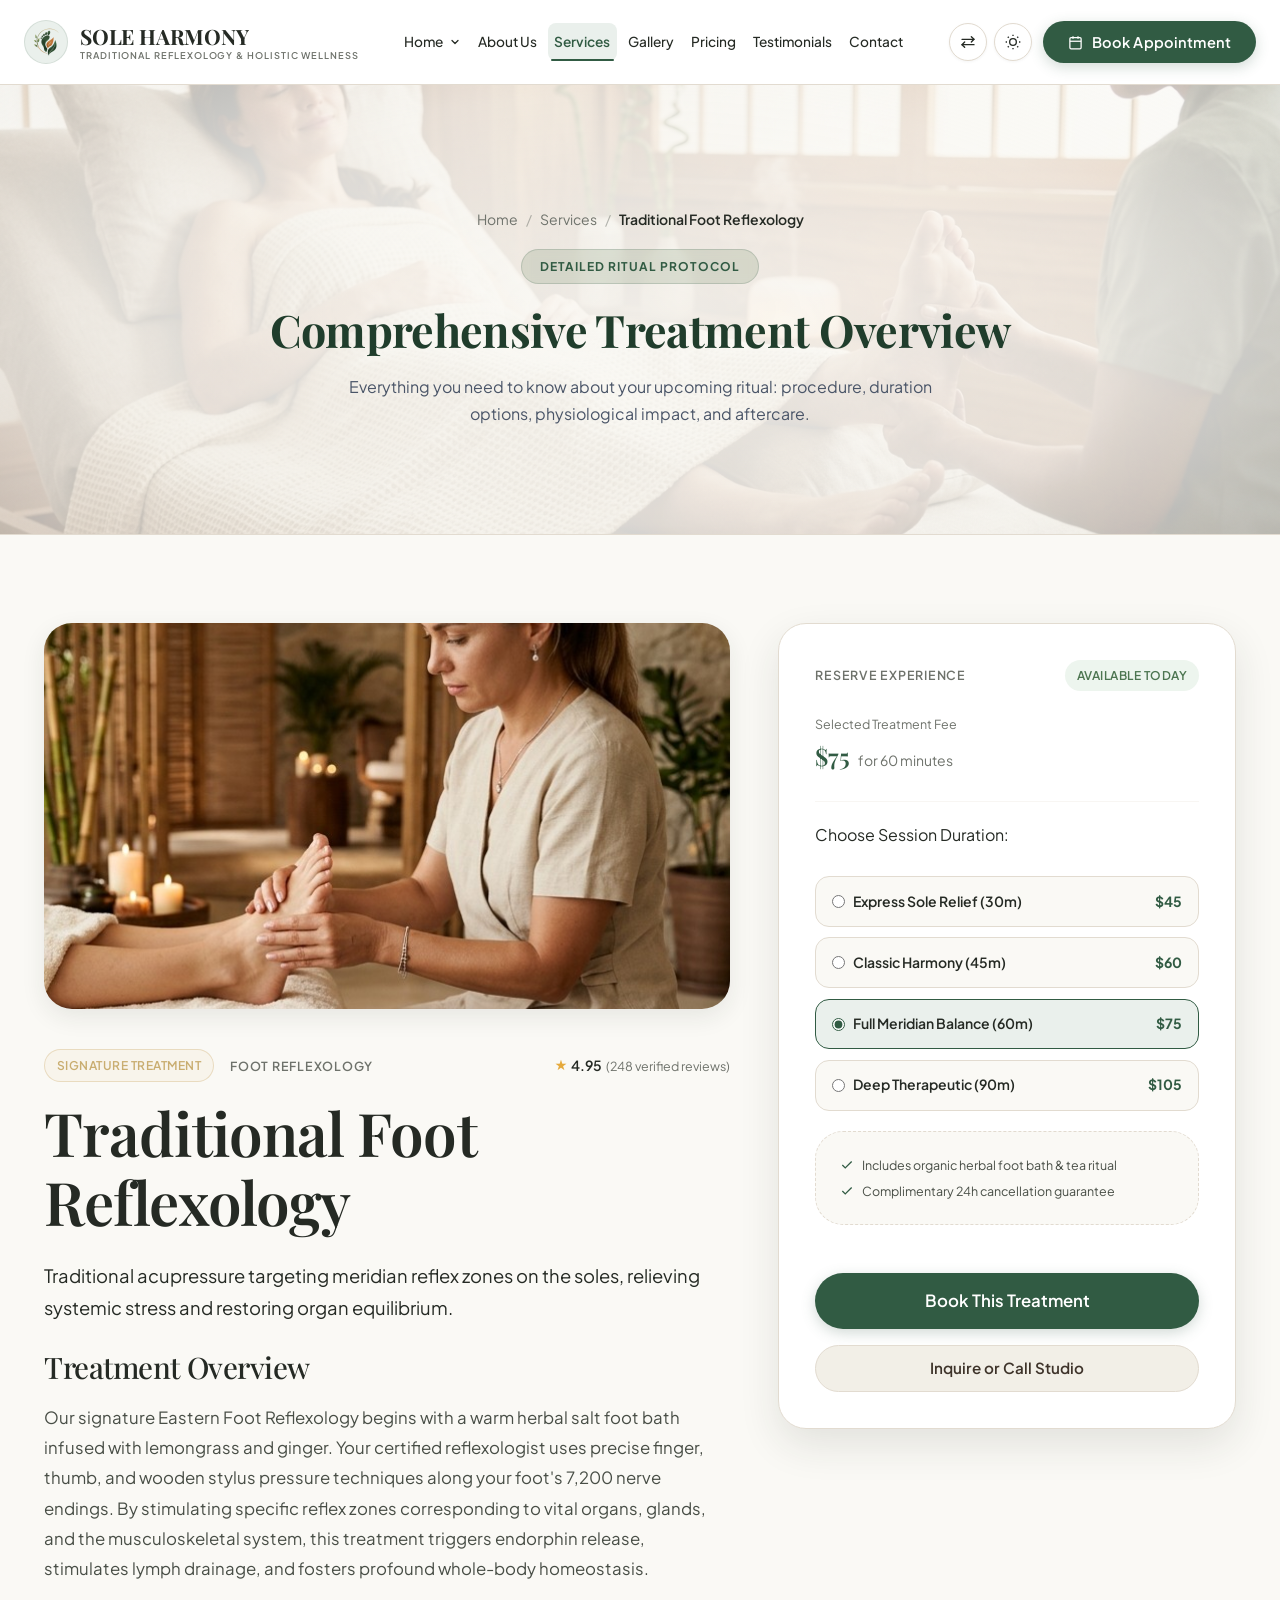
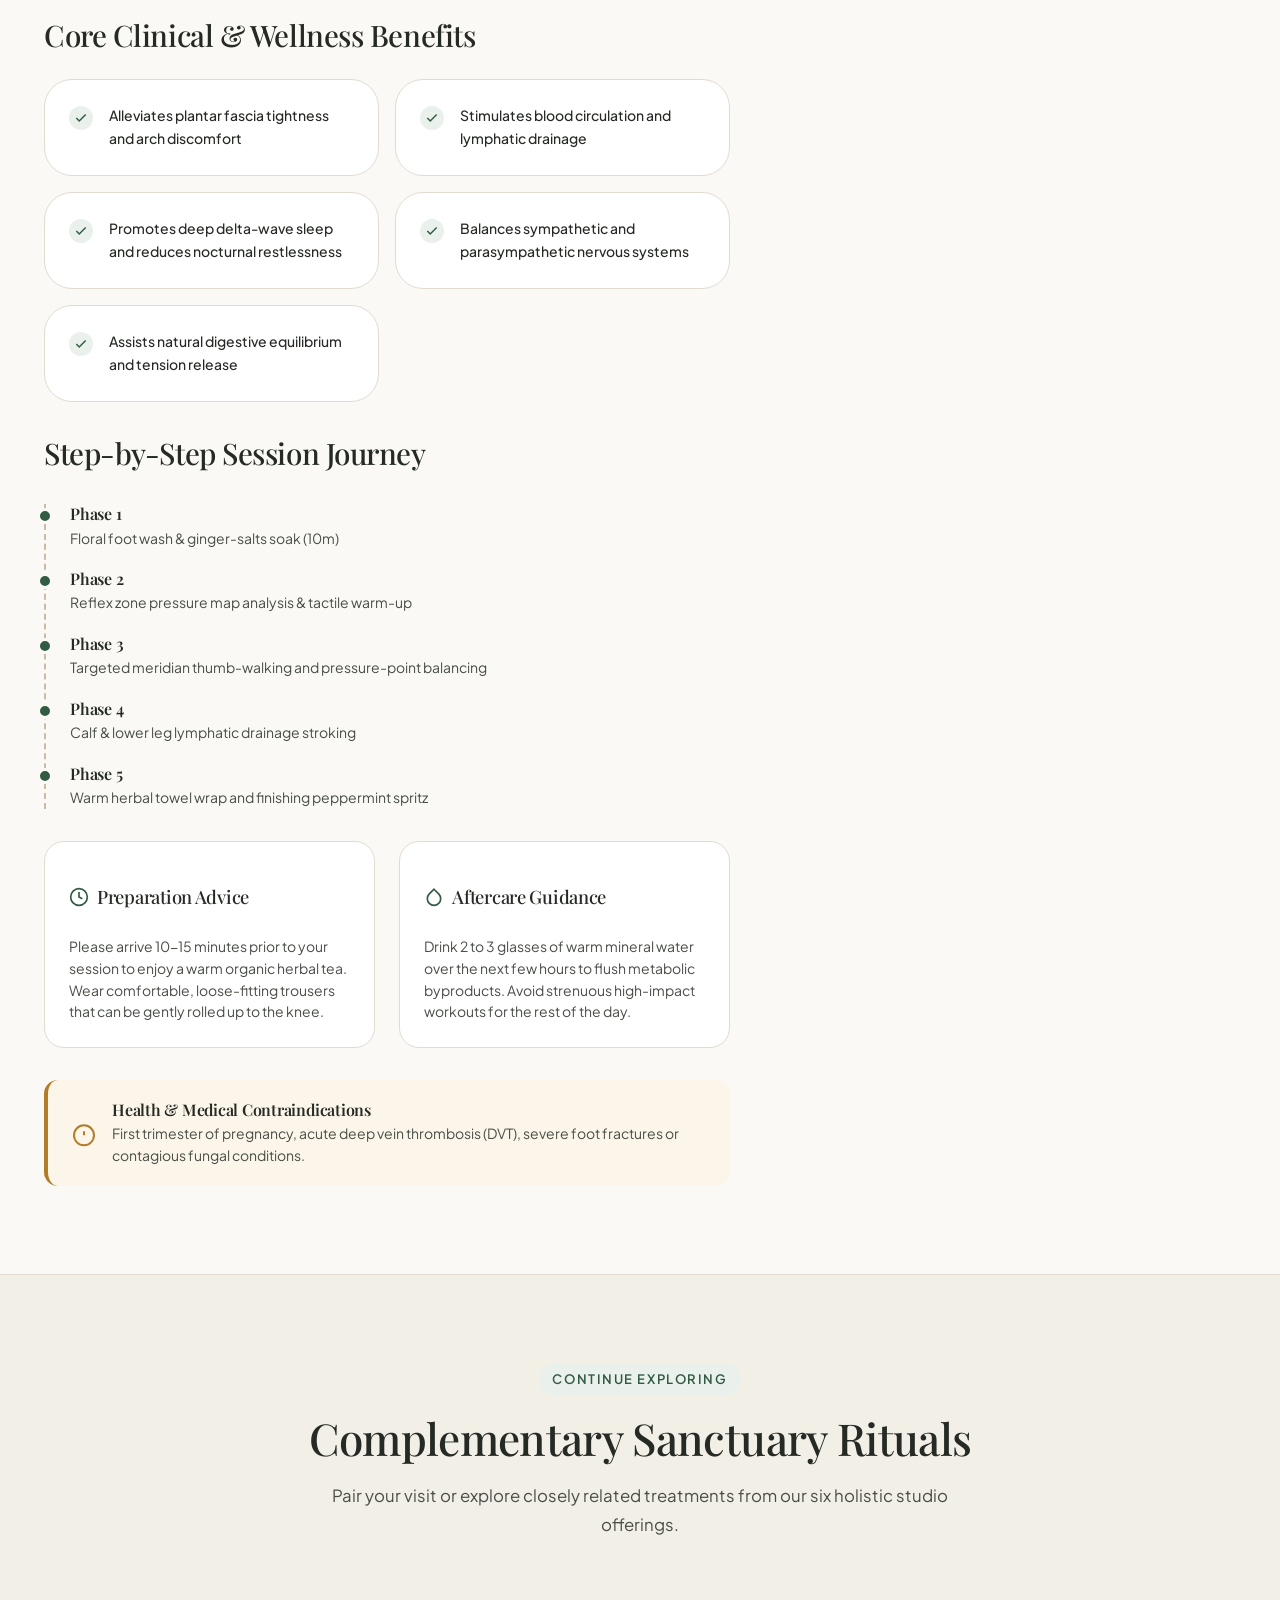
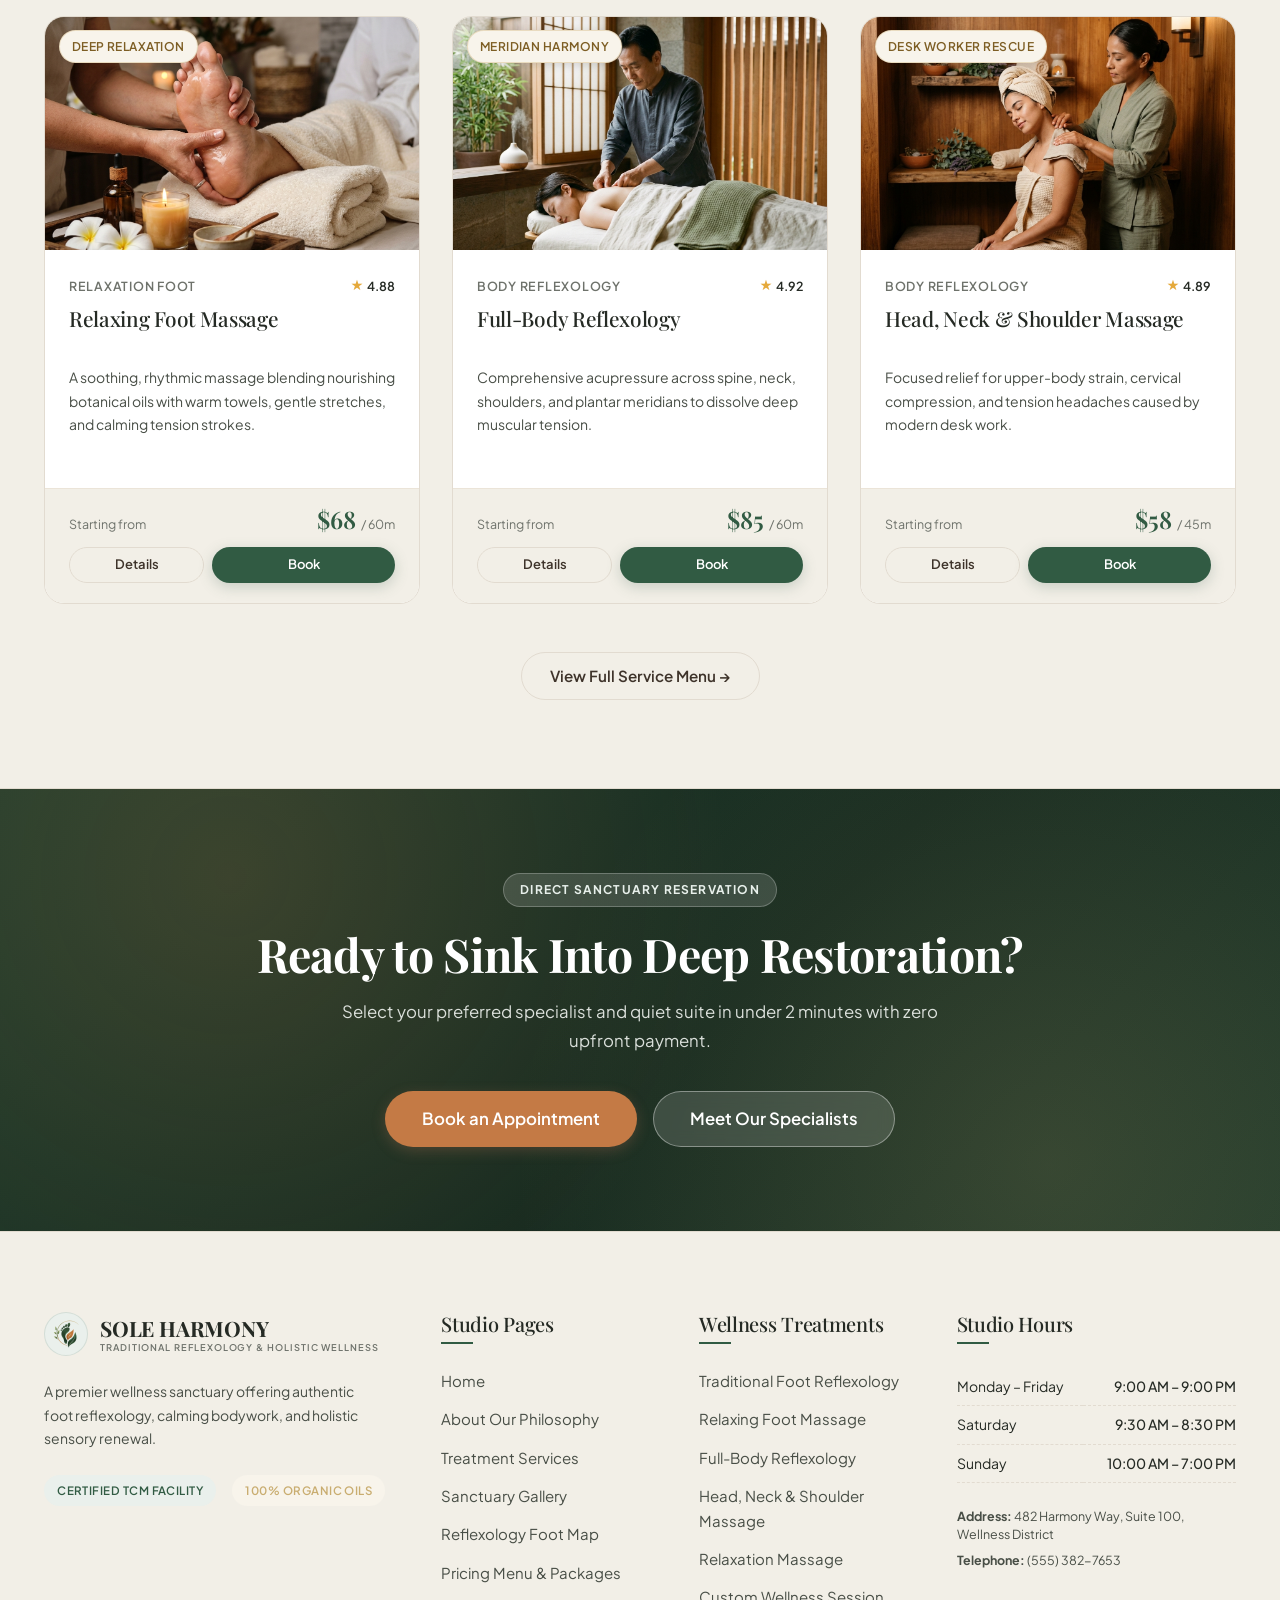
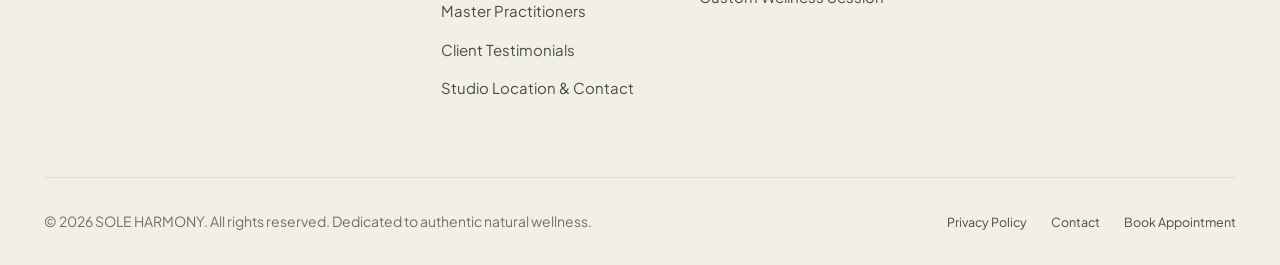
<file: service-details.html>
<!DOCTYPE html>
<html lang="en" dir="ltr" data-theme="light">
<head>
  <meta charset="UTF-8">
  <meta name="viewport" content="width=device-width, initial-scale=1.0">
  <title>Treatment Details | SOLE HARMONY</title>
  <meta name="description" content="Explore detailed session breakdown, physiological benefits, preparation steps, and aftercare for our specialized reflexology and massage treatments.">

    <!-- Favicon & Application Icons -->
  <link rel="icon" href="favicon.ico" sizes="any">
  <link rel="icon" type="image/png" sizes="16x16" href="favicon-16x16.png">
  <link rel="icon" type="image/png" sizes="32x32" href="favicon-32x32.png">
  <link rel="apple-touch-icon" sizes="180x180" href="apple-touch-icon.png">
  <link rel="manifest" href="site.webmanifest">
  <meta name="theme-color" content="#203D2C">

  <!-- Stylesheets -->
  <link rel="stylesheet" href="css/bootstrap.min.css">
  <link rel="stylesheet" href="css/tailwind.css">
  <link rel="stylesheet" href="css/variables.css">
  <link rel="stylesheet" href="css/global.css">
  <link rel="stylesheet" href="css/typography.css">
  <link rel="stylesheet" href="css/components.css">
  <link rel="stylesheet" href="css/header-footer.css">
  <link rel="stylesheet" href="css/services.css">
  <link rel="stylesheet" href="css/responsive.css">
  <link rel="stylesheet" href="css/themes.css">
  <link rel="stylesheet" href="css/rtl.css">
</head>
<body>

  <a href="#main-content" class="skip-link">Skip to main content</a>


  <!-- Header -->
  <header class="site-header">
    <div class="container-custom header-inner">
            <!-- Logo -->
      <a href="index.html" class="site-logo" aria-label="Sole Harmony — Reflexology &amp; Foot Wellness">
        <div class="logo-icon">
          <img src="assets/icons/sole-harmony-symbol.png" alt="Sole Harmony — Reflexology &amp; Foot Wellness" class="logo-symbol-light">
          <img src="assets/icons/sole-harmony-symbol-dark.png" alt="Sole Harmony — Reflexology &amp; Foot Wellness" class="logo-symbol-dark">
        </div>
        <div class="logo-text-wrap">
          <span class="logo-title" data-config="brandName">SOLE HARMONY</span>
          <span class="logo-subtitle" data-config="brandSubtitle">Traditional Reflexology &amp; Holistic Wellness</span>
        </div>
      </a>

      <nav class="nav-menu-desktop" aria-label="Main Navigation">
        <div class="nav-dropdown home-nav-dropdown">
          <a href="index.html" class="nav-link-custom" data-i18n="nav_home" aria-haspopup="true" aria-expanded="false">
            <span>Home</span>
            <svg class="nav-chevron" width="12" height="12" viewBox="0 0 24 24" fill="none" stroke="currentColor" stroke-width="2.5" stroke-linecap="round" stroke-linejoin="round"><polyline points="6 9 12 15 18 9"></polyline></svg>
          </a>
          <div class="home-dropdown-menu" role="menu">
            <a href="index.html" class="home-menu-card" role="menuitem">
              <div class="home-menu-icon" aria-hidden="true">
                <svg width="22" height="22" viewBox="0 0 24 24" fill="none" stroke="currentColor" stroke-width="2" stroke-linecap="round" stroke-linejoin="round">
                  <path d="M11 20A7 7 0 0 1 9.8 6.1C15.5 5 17 4.48 19 2c1 2 2 4.18 2 8 0 5.5-4.78 10-10 10Z"></path>
                  <path d="M2 21c0-3 1.85-5.36 5.08-6C9.5 14.52 12 13 13 12"></path>
                </svg>
              </div>
              <div class="home-menu-info">
                <span class="home-menu-title" data-i18n="nav_home_1">Home 1 — Serenity</span>
                <span class="home-menu-desc" data-i18n="nav_home_1_desc">A calming, traditional reflexology experience</span>
              </div>
            </a>
            <a href="home-2.html" class="home-menu-card" role="menuitem">
              <div class="home-menu-icon" aria-hidden="true">
                <svg width="22" height="22" viewBox="0 0 24 24" fill="none" stroke="currentColor" stroke-width="2" stroke-linecap="round" stroke-linejoin="round">
                  <path d="M4 16v-2.38C4 11.5 7 11 9 11s5 .5 5 2.62V16c0 1.66-1.34 3-3 3H7c-1.66 0-3-1.34-3-3Z"></path>
                  <path d="M20 20v-1.5c0-1.5-2-2-3.5-2s-3.5.5-3.5 2V20c0 1.1.9 2 2 2h3c1.1 0 2-.9 2-2Z"></path>
                  <circle cx="6" cy="7" r="1.5"></circle>
                  <circle cx="10" cy="5.5" r="1.5"></circle>
                  <circle cx="14" cy="6.5" r="1.5"></circle>
                </svg>
              </div>
              <div class="home-menu-info">
                <span class="home-menu-title" data-i18n="nav_home_2">Home 2 — Wellness</span>
                <span class="home-menu-desc" data-i18n="nav_home_2_desc">Discover treatments, benefits, and personalized care</span>
              </div>
            </a>
          </div>
        </div>
        <a href="about.html" class="nav-link-custom" data-i18n="nav_about">About Us</a>
        <a href="services.html" class="nav-link-custom active" data-i18n="nav_services">Services</a>
        <a href="gallery.html" class="nav-link-custom" data-i18n="nav_gallery">Gallery</a>
        <a href="pricing.html" class="nav-link-custom" data-i18n="nav_pricing">Pricing</a>
        <a href="testimonials.html" class="nav-link-custom" data-i18n="nav_testimonials">Testimonials</a>
        <a href="contact.html" class="nav-link-custom" data-i18n="nav_contact">Contact</a>
      </nav>

      <div class="header-actions">
        <!-- Theme & Direction Controls -->
        <div class="header-mode-controls">
          <button type="button" class="btn-header-icon btn-dir-toggle" title="Switch Layout Direction" aria-label="Switch Layout Direction">
            <svg class="icon-dir-svg" width="16" height="16" viewBox="0 0 24 24" fill="none" stroke="currentColor" stroke-width="2" stroke-linecap="round" stroke-linejoin="round">
              <path d="M17 4l4 4-4 4"></path>
              <path d="M21 8H3"></path>
              <path d="M7 20l-4-4 4-4"></path>
              <path d="M3 16h18"></path>
            </svg>
          </button>
          <button type="button" class="btn-header-icon btn-theme-toggle" title="Toggle Dark Mode" aria-label="Toggle Dark Mode">
            <svg class="icon-sun-svg" width="16" height="16" viewBox="0 0 24 24" fill="none" stroke="currentColor" stroke-width="2"><circle cx="12" cy="12" r="5"></circle><line x1="12" y1="1" x2="12" y2="3"></line><line x1="12" y1="21" x2="12" y2="23"></line><line x1="4.22" y1="4.22" x2="5.64" y2="5.64"></line><line x1="18.36" y1="18.36" x2="19.78" y2="19.78"></line><line x1="1" y1="12" x2="3" y2="12"></line><line x1="21" y1="12" x2="23" y2="12"></line><line x1="4.22" y1="19.78" x2="5.64" y2="18.36"></line><line x1="18.36" y1="5.64" x2="19.78" y2="4.22"></line></svg>
            <svg class="icon-moon-svg" width="16" height="16" viewBox="0 0 24 24" fill="none" stroke="currentColor" stroke-width="2"><path d="M21 12.79A9 9 0 1 1 11.21 3 7 7 0 0 0 21 12.79z"></path></svg>
          </button>
        </div>

        <a href="booking.html" class="btn-wellness btn-primary-custom btn-sm header-book-btn">
          <svg width="15" height="15" viewBox="0 0 24 24" fill="none" stroke="currentColor" stroke-width="2"><rect x="3" y="4" width="18" height="18" rx="2" ry="2"></rect><line x1="16" y1="2" x2="16" y2="6"></line><line x1="8" y1="2" x2="8" y2="6"></line><line x1="3" y1="10" x2="21" y2="10"></line></svg>
          <span class="header-book-text" data-i18n="nav_book">Book Appointment</span>
        </a>

        <button type="button" class="mobile-nav-toggle" aria-label="Open mobile menu">
          <svg width="22" height="22" viewBox="0 0 24 24" fill="none" stroke="currentColor" stroke-width="2"><line x1="3" y1="12" x2="21" y2="12"></line><line x1="3" y1="6" x2="21" y2="6"></line><line x1="3" y1="18" x2="21" y2="18"></line></svg>
        </button>
      </div>
    </div>
  </header>

  <!-- Mobile Drawer -->
  <div class="mobile-drawer-backdrop" id="mobile-drawer-backdrop">
    <div class="mobile-drawer">
      <div class="mobile-drawer-header">
                <div class="flex items-center gap-2">
          <div class="logo-icon w-8 h-8">
            <img src="assets/icons/sole-harmony-symbol.png" alt="Sole Harmony" class="logo-symbol-light">
            <img src="assets/icons/sole-harmony-symbol-dark.png" alt="Sole Harmony" class="logo-symbol-dark">
          </div>
          <span class="font-heading font-bold text-main" style="font-size: 1.15rem;" data-config="brandName">SOLE HARMONY</span>
        </div>
        <button type="button" class="mobile-drawer-close" aria-label="Close menu">&times;</button>
      </div>

      <div class="mobile-nav-links mb-6">
        <div class="mobile-nav-heading">Home Variations</div>
        <a href="index.html" class="mobile-home-card">
          <div class="mobile-home-icon">
            <svg width="18" height="18" viewBox="0 0 24 24" fill="none" stroke="currentColor" stroke-width="2" stroke-linecap="round" stroke-linejoin="round">
              <path d="M11 20A7 7 0 0 1 9.8 6.1C15.5 5 17 4.48 19 2c1 2 2 4.18 2 8 0 5.5-4.78 10-10 10Z"></path>
              <path d="M2 21c0-3 1.85-5.36 5.08-6C9.5 14.52 12 13 13 12"></path>
            </svg>
          </div>
          <div class="mobile-home-info">
            <span class="mobile-home-title" data-i18n="nav_home_1">Home 1 — Serenity</span>
            <span class="mobile-home-desc" data-i18n="nav_home_1_desc">A calming, traditional reflexology experience</span>
          </div>
        </a>
        <a href="home-2.html" class="mobile-home-card">
          <div class="mobile-home-icon">
            <svg width="18" height="18" viewBox="0 0 24 24" fill="none" stroke="currentColor" stroke-width="2" stroke-linecap="round" stroke-linejoin="round">
              <path d="M4 16v-2.38C4 11.5 7 11 9 11s5 .5 5 2.62V16c0 1.66-1.34 3-3 3H7c-1.66 0-3-1.34-3-3Z"></path>
              <path d="M20 20v-1.5c0-1.5-2-2-3.5-2s-3.5.5-3.5 2V20c0 1.1.9 2 2 2h3c1.1 0 2-.9 2-2Z"></path>
              <circle cx="6" cy="7" r="1.5"></circle>
              <circle cx="10" cy="5.5" r="1.5"></circle>
              <circle cx="14" cy="6.5" r="1.5"></circle>
            </svg>
          </div>
          <div class="mobile-home-info">
            <span class="mobile-home-title" data-i18n="nav_home_2">Home 2 — Wellness</span>
            <span class="mobile-home-desc" data-i18n="nav_home_2_desc">Discover treatments, benefits, and personalized care</span>
          </div>
        </a>
        <div class="mobile-nav-divider"></div>
        <a href="about.html" class="mobile-nav-item" data-i18n="nav_about">About Studio</a>
        <a href="services.html" class="mobile-nav-item active" data-i18n="nav_services">Services & Rituals</a>
        <a href="gallery.html" class="mobile-nav-item">Sanctuary Gallery</a>
        <a href="pricing.html" class="mobile-nav-item" data-i18n="nav_pricing">Pricing Menu</a>
        <a href="testimonials.html" class="mobile-nav-item" data-i18n="nav_testimonials">Testimonials &amp; Reviews</a>
        <a href="contact.html" class="mobile-nav-item" data-i18n="nav_contact">Contact & Location</a>
      </div>

      <div class="mt-auto pt-4 border-t" style="border-color: var(--border-color);">
        <a href="booking.html" class="btn-wellness btn-primary-custom w-full" data-i18n="nav_book">
          Book Appointment
        </a>
      </div>
    </div>
  </div>

  <main id="main-content">
    <!-- Header Banner -->
    <section class="page-header-banner page-header-service-details" id="service-details-banner" style="background-image: url('assets/images/hero/service-details-hero.jpg');">
      <div class="container-custom">
        <div class="service-details-hero-grid">
          <div class="service-details-hero-content">
            <nav class="breadcrumb-wellness" aria-label="Breadcrumb">
              <a href="index.html" data-i18n="nav_home">Home</a>
              <span class="breadcrumb-separator">/</span>
              <a href="services.html" data-i18n="nav_services">Services</a>
              <span class="breadcrumb-separator">/</span>
              <span class="text-main font-semibold" id="details-breadcrumb-name">Custom Wellness Session</span>
            </nav>
            <span class="service-details-hero-badge">DETAILED RITUAL PROTOCOL</span>
            <h1 class="service-details-hero-heading" id="details-hero-title">Comprehensive Treatment Overview</h1>
            <p class="service-details-hero-desc" id="details-hero-desc">
              Everything you need to know about your upcoming ritual: procedure, duration options, physiological impact, and aftercare.
            </p>
          </div>
          <div class="service-details-hero-spacer" aria-hidden="true"></div>
        </div>
      </div>
    </section>

    <!-- Main Service Details Container (Populated or Enhanced by services.js) -->
    <section class="section-py bg-cream">
      <div class="container-custom" id="service-details-content">
        <!-- Populated dynamically by ServicesModule.initDetailsPage() -->
      </div>
    </section>

    <!-- Complementary Rituals Section (Populated dynamically by services.js) -->
    <section class="section-py bg-sand-light border-t border-b" style="border-color: var(--border-color);" id="related-rituals-section">
      <div class="container-custom">
        <div class="section-header-center">
          <span class="section-tag">Continue Exploring</span>
          <h2 class="section-title">Complementary Sanctuary Rituals</h2>
          <p class="section-desc">
            Pair your visit or explore closely related treatments from our six holistic studio offerings.
          </p>
        </div>

        <div class="grid grid-cols-1 md:grid-cols-3 gap-8" id="related-services-grid">
          <!-- Populated by js/services.js -->
        </div>

        <div class="cta-row-center">
          <a href="services.html" class="btn-wellness btn-secondary-custom">
            View Full Service Menu →
          </a>
        </div>
      </div>
    </section>

    <!-- Closing CTA Banner -->
    <section class="cta-sanctuary-banner">
      <div class="container-custom text-center">
        <span class="cta-sanctuary-badge">Direct Sanctuary Reservation</span>
        <h2 class="cta-sanctuary-title">Ready to Sink Into Deep Restoration?</h2>
        <p class="cta-sanctuary-desc">
          Select your preferred specialist and quiet suite in under 2 minutes with zero upfront payment.
        </p>
        <div class="cta-sanctuary-actions">
          <a href="booking.html" class="btn-wellness btn-terracotta btn-lg">Book an Appointment</a>
          <a href="therapists.html" class="btn-wellness cta-banner-secondary-btn btn-lg">Meet Our Specialists</a>
        </div>
      </div>
    </section>
  </main>

    <!-- Site Footer -->
  <footer class="site-footer">
    <div class="container-custom">
      <div class="footer-top">
        <!-- Col 1: Studio Identity -->
        <div>
          <a href="index.html" class="footer-logo site-logo flex items-center gap-3 mb-4" aria-label="Sole Harmony - Return to homepage">
            <div class="logo-icon w-11 h-11">
              <img src="assets/icons/sole-harmony-symbol.png" alt="Sole Harmony - Reflexology &amp; Foot Wellness" class="logo-symbol-light">
              <img src="assets/icons/sole-harmony-symbol-dark.png" alt="Sole Harmony - Reflexology &amp; Foot Wellness" class="logo-symbol-dark">
            </div>
            <div class="logo-text-wrap">
              <span class="font-heading font-bold text-main logo-title" style="font-size: 1.35rem;" data-config="brandName">SOLE HARMONY</span>
              <span class="logo-subtitle" style="font-size: 0.65rem;" data-config="brandSubtitle">Traditional Reflexology &amp; Holistic Wellness</span>
            </div>
          </a>
          <p class="text-secondary text-sm mb-6" style="line-height: 1.7; max-width: 320px;">
            A premier wellness sanctuary offering authentic foot reflexology, calming bodywork, and holistic sensory renewal.
          </p>
          <div class="flex items-center gap-3">
            <span class="badge-wellness" style="background: var(--color-primary-soft);">Certified TCM Facility</span>
            <span class="badge-wellness" style="background: var(--color-gold-soft); color: var(--color-gold);">100% Organic Oils</span>
          </div>
        </div>

        <!-- Col 2: Studio Pages -->
        <div>
          <h4 class="footer-col-title">Studio Pages</h4>
          <ul class="footer-links-list">
            <li><a href="index.html" data-i18n="nav_home">Home</a></li>
            <li><a href="about.html">About Our Philosophy</a></li>
            <li><a href="services.html">Treatment Services</a></li>
            <li><a href="gallery.html">Sanctuary Gallery</a></li>
            <li><a href="benefits.html">Reflexology Foot Map</a></li>
            <li><a href="pricing.html">Pricing Menu &amp; Packages</a></li>
            <li><a href="therapists.html">Master Practitioners</a></li>
            <li><a href="testimonials.html">Client Testimonials</a></li>
            <li><a href="contact.html">Studio Location &amp; Contact</a></li>
          </ul>
        </div>

        <!-- Col 3: Wellness Treatments -->
        <div>
          <h4 class="footer-col-title" data-i18n="footer_treatments">Wellness Treatments</h4>
          <ul class="footer-links-list">
            <li><a href="service-details.html?id=traditional-foot-reflexology" data-i18n="service_1_name">Traditional Foot Reflexology</a></li>
            <li><a href="service-details.html?id=relaxing-foot-massage" data-i18n="service_2_name">Relaxing Foot Massage</a></li>
            <li><a href="service-details.html?id=full-body-reflexology" data-i18n="service_3_name">Full-Body Reflexology</a></li>
            <li><a href="service-details.html?id=head-neck-shoulder-massage" data-i18n="service_4_name">Head, Neck &amp; Shoulder Massage</a></li>
            <li><a href="service-details.html?id=relaxation-massage" data-i18n="service_5_name">Relaxation Massage</a></li>
            <li><a href="service-details.html?id=custom-wellness-session" data-i18n="service_6_name">Custom Wellness Session</a></li>
          </ul>
        </div>

        <!-- Col 4: Studio Hours & Contact -->
        <div>
          <h4 class="footer-col-title">Studio Hours</h4>
          <table class="hours-table mb-4">
            <tbody>
              <tr><td>Monday – Friday</td><td>9:00 AM – 9:00 PM</td></tr>
              <tr><td>Saturday</td><td>9:30 AM – 8:30 PM</td></tr>
              <tr><td>Sunday</td><td>10:00 AM – 7:00 PM</td></tr>
            </tbody>
          </table>
          <p class="text-xs text-secondary mb-2">
            <strong>Address:</strong> <span data-config="addressFull">482 Harmony Way, Suite 100, Wellness District</span>
          </p>
          <p class="text-xs text-secondary mb-0">
            <strong>Telephone:</strong> <span data-config="phone">(555) 382-7653</span>
          </p>
        </div>
      </div>

      <!-- Footer Bottom -->
      <div class="footer-bottom">
        <div>
          © <span class="current-year">2026</span> <span data-config="brandName">SOLE HARMONY</span>. <span data-i18n="footer_rights">All rights reserved. Dedicated to authentic natural wellness.</span>
        </div>
        <div class="flex items-center gap-4 text-xs">
          <a href="about.html" class="text-secondary" data-i18n="footer_privacy">Privacy Policy</a>
          <a href="contact.html" class="text-secondary" data-i18n="nav_contact">Contact</a>
          <a href="booking.html" class="text-secondary" data-i18n="nav_book">Book Appointment</a>
        </div>
      </div>
    </div>
  </footer>

  <!-- Scripts -->
  <script src="js/config.js"></script>
  <script src="js/translations.js"></script>
  <script src="js/notifications.js"></script>
  <script src="js/theme.js"></script>
  <script src="js/language.js"></script>
  <script src="js/navigation.js"></script>
  <script src="js/services.js"></script>
  <script src="js/main.js"></script>
</body>
</html>
</file>
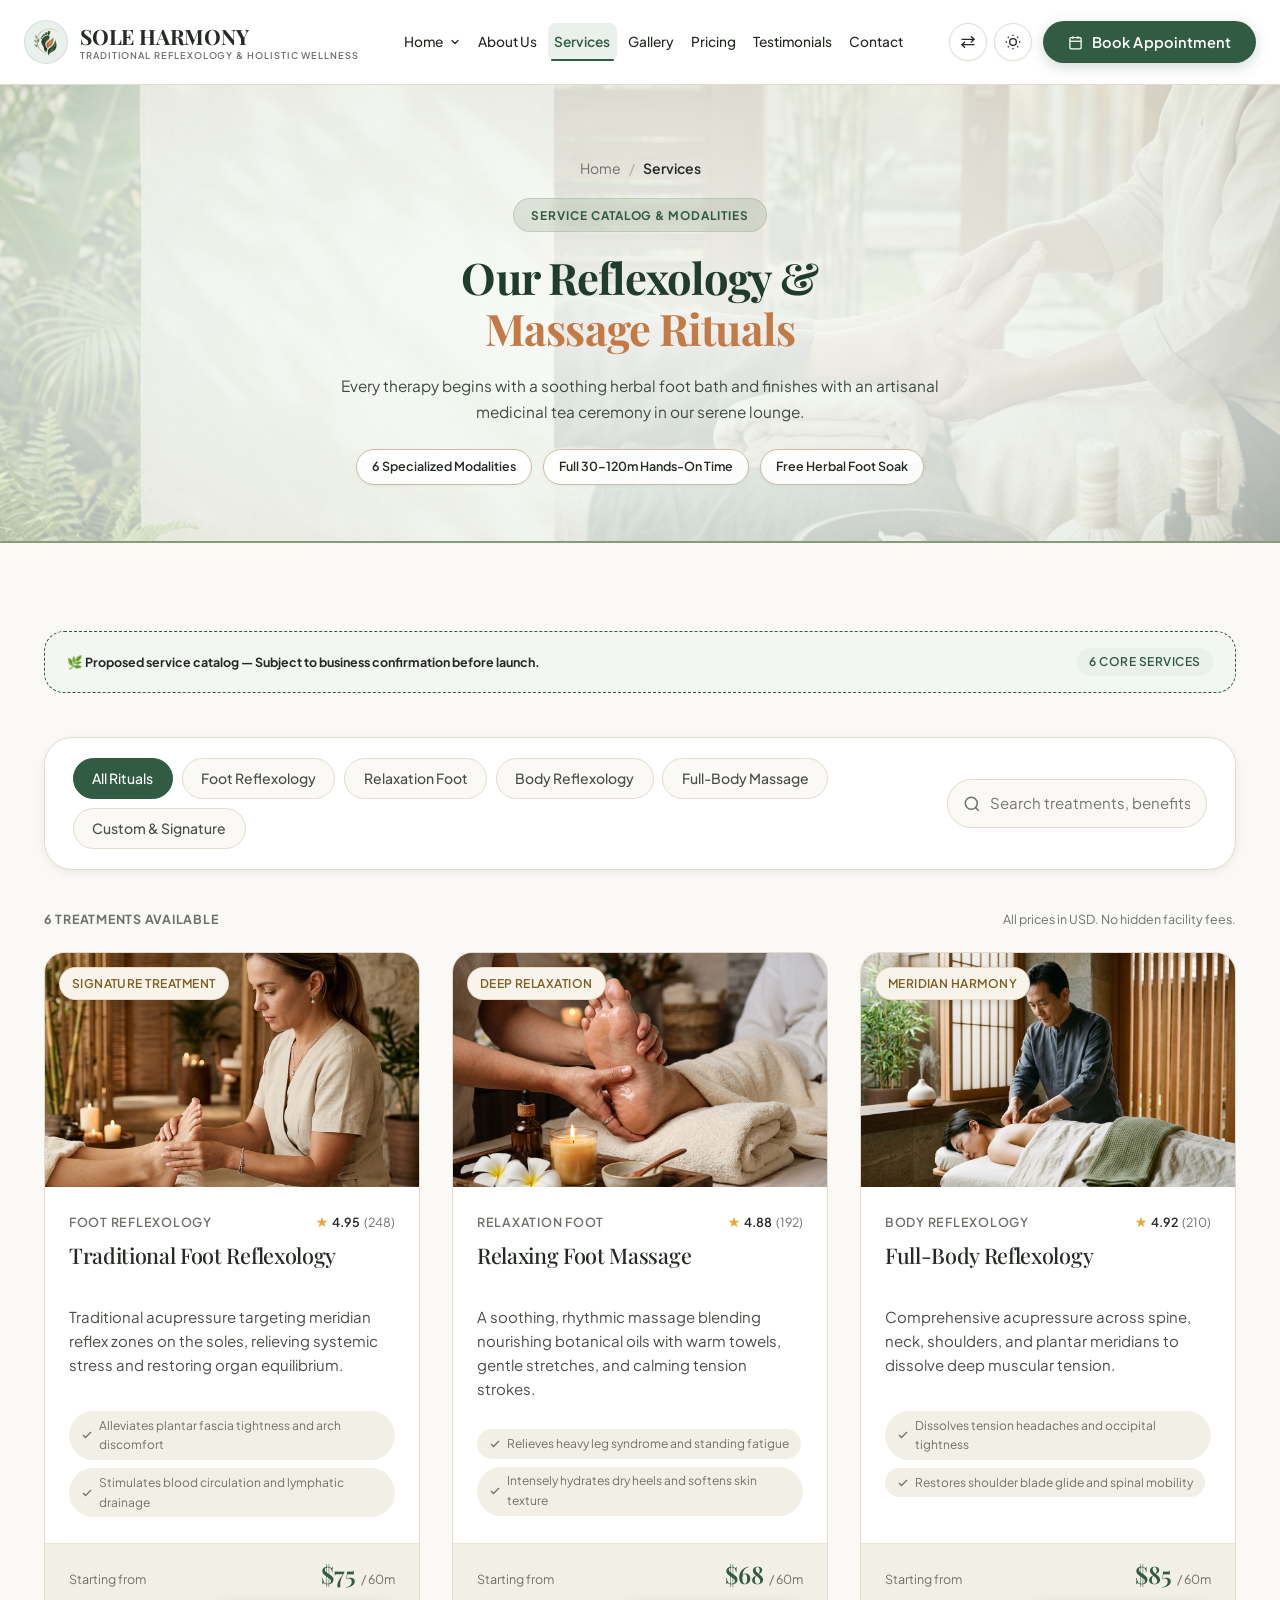
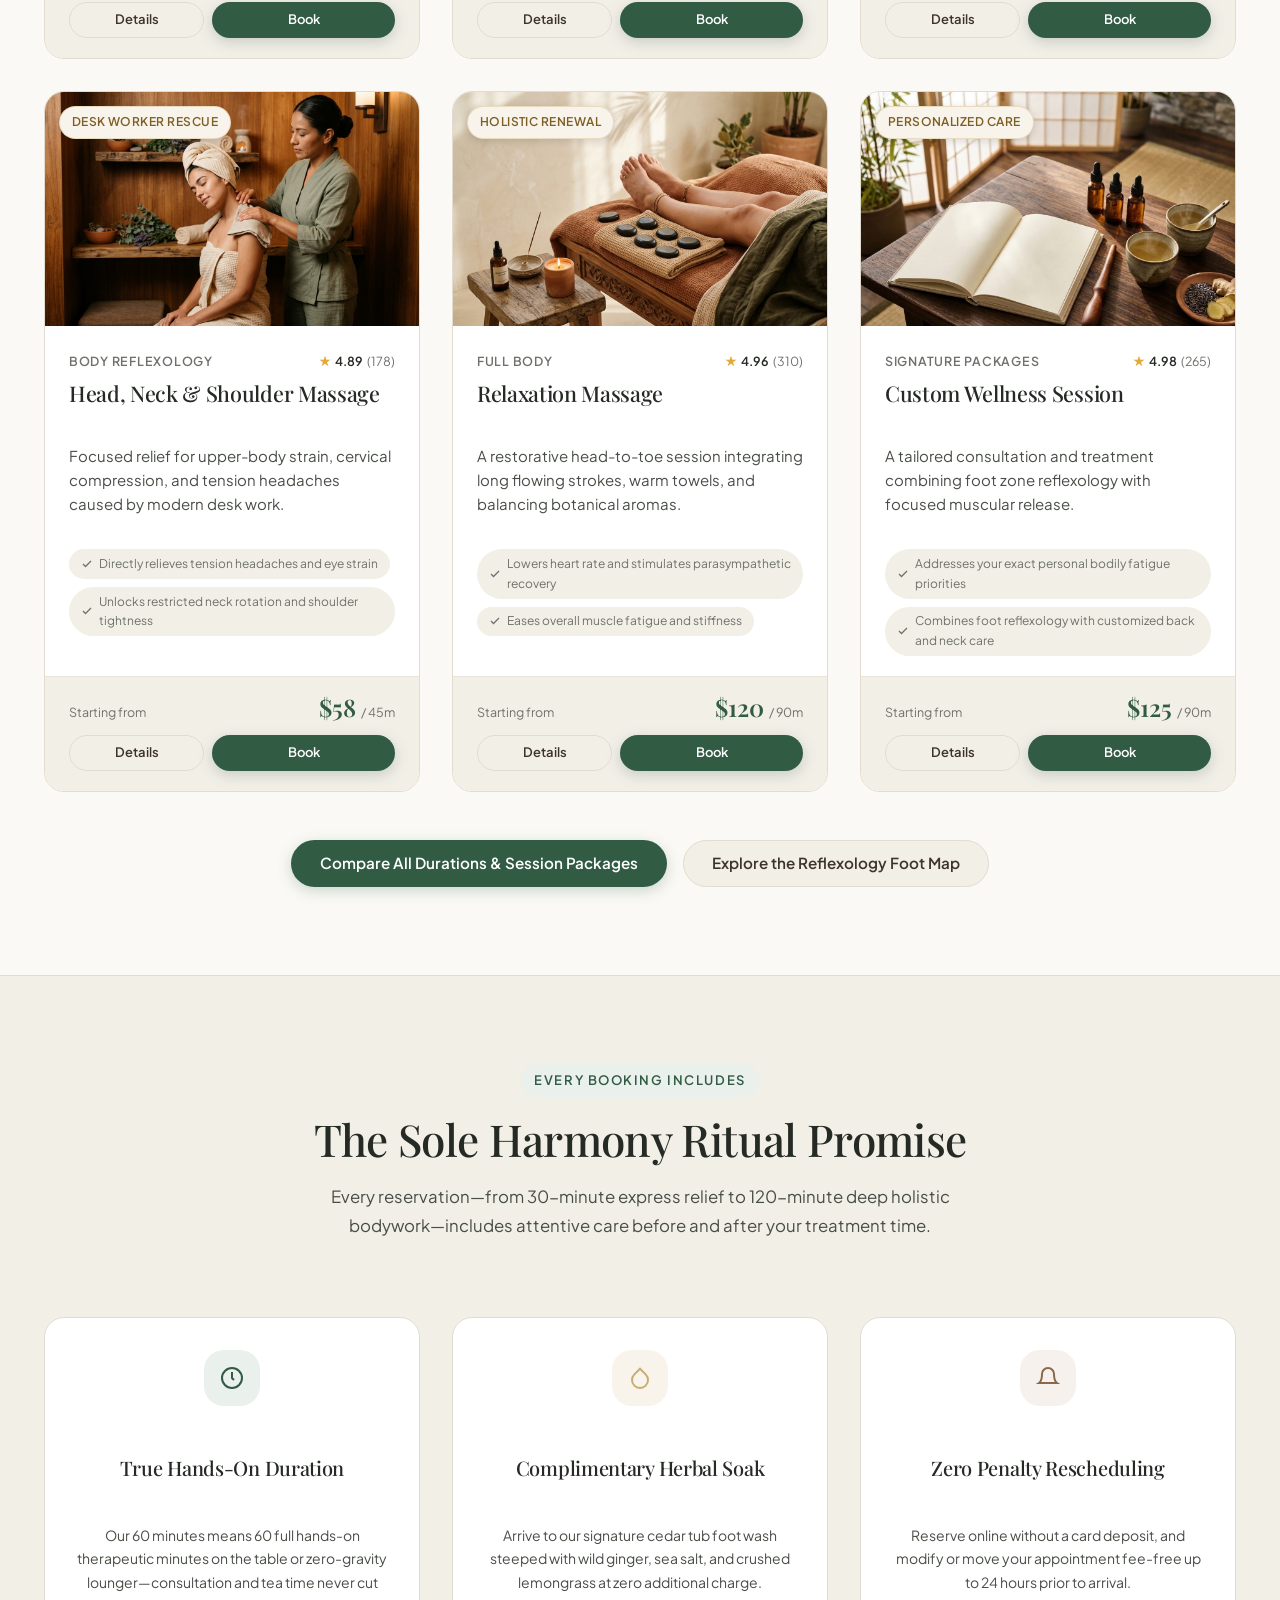
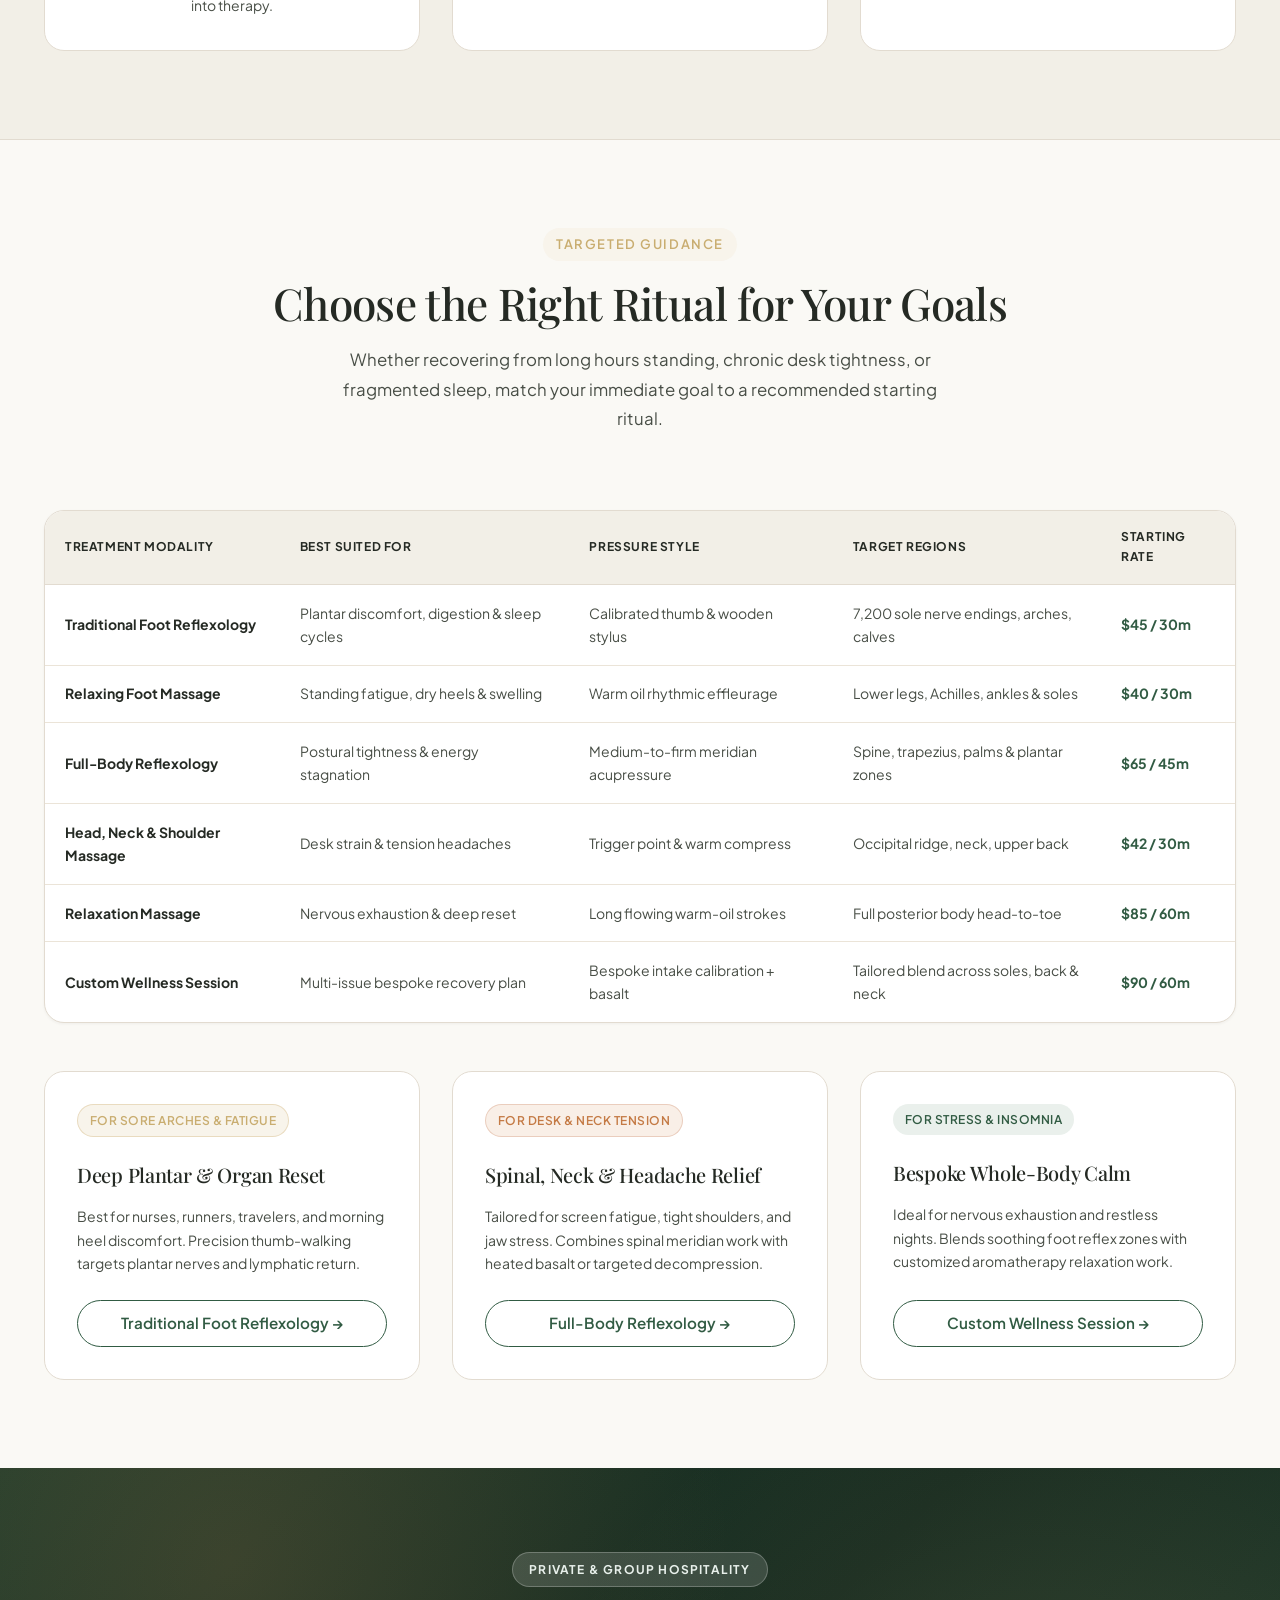
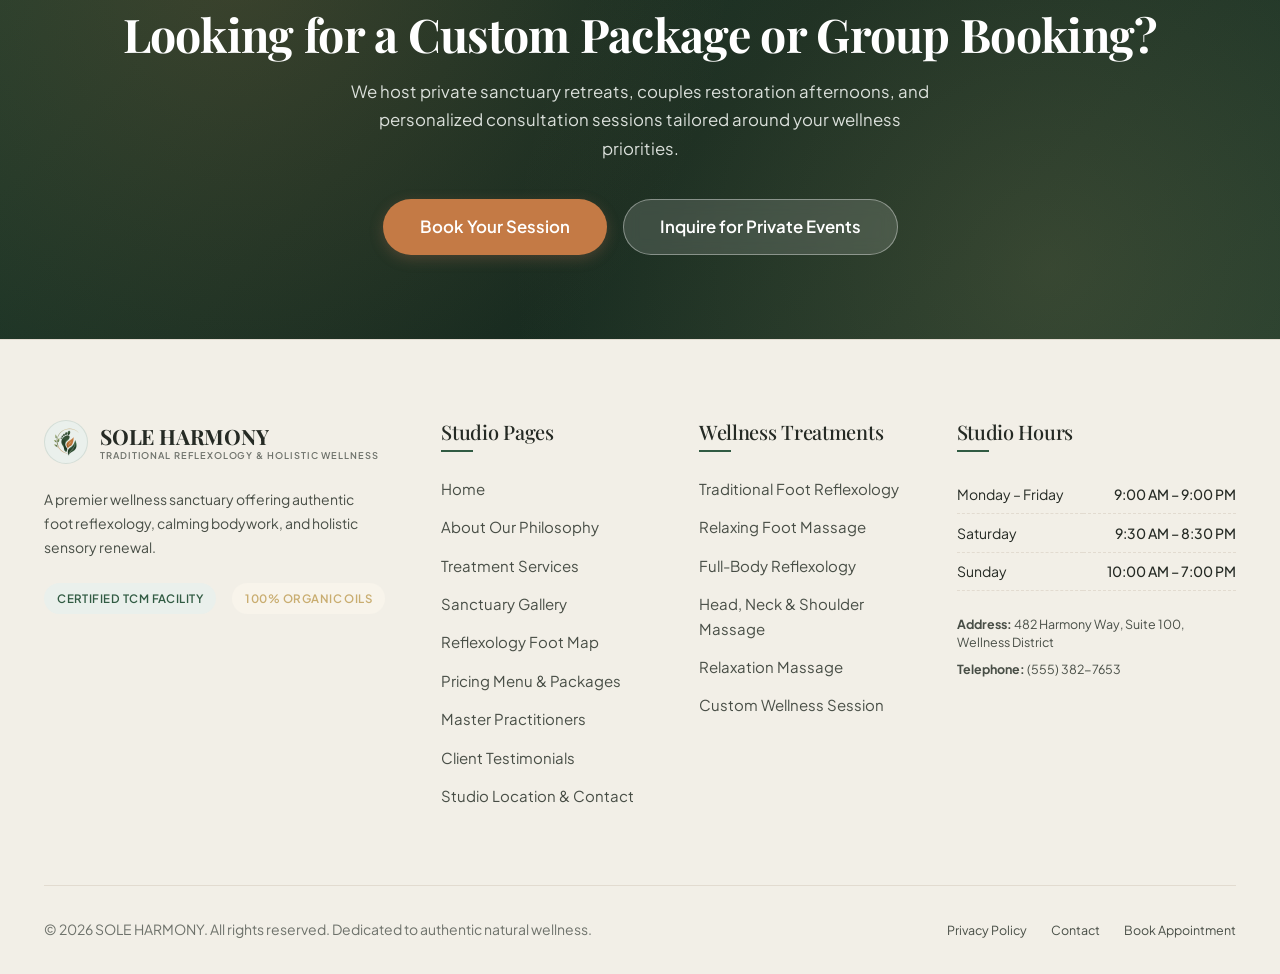
<file: services.html>
<!DOCTYPE html>
<html lang="en" dir="ltr" data-theme="light">
<head>
  <meta charset="UTF-8">
  <meta name="viewport" content="width=device-width, initial-scale=1.0">
  <title>Treatment Services & Rituals | SOLE HARMONY</title>
  <meta name="description" content="Explore our authentic Eastern foot reflexology, soothing botanical massages, and holistic meridian bodywork. Filter by category or search benefits.">

    <!-- Favicon & Application Icons -->
  <link rel="icon" href="favicon.ico" sizes="any">
  <link rel="icon" type="image/png" sizes="16x16" href="favicon-16x16.png">
  <link rel="icon" type="image/png" sizes="32x32" href="favicon-32x32.png">
  <link rel="apple-touch-icon" sizes="180x180" href="apple-touch-icon.png">
  <link rel="manifest" href="site.webmanifest">
  <meta name="theme-color" content="#203D2C">

  <!-- Stylesheets -->
  <link rel="stylesheet" href="css/bootstrap.min.css">
  <link rel="stylesheet" href="css/tailwind.css">
  <link rel="stylesheet" href="css/variables.css">
  <link rel="stylesheet" href="css/global.css">
  <link rel="stylesheet" href="css/typography.css">
  <link rel="stylesheet" href="css/components.css">
  <link rel="stylesheet" href="css/header-footer.css">
  <link rel="stylesheet" href="css/services.css">
  <link rel="stylesheet" href="css/responsive.css">
  <link rel="stylesheet" href="css/themes.css">
  <link rel="stylesheet" href="css/rtl.css">
</head>
<body>

  <a href="#main-content" class="skip-link">Skip to main content</a>


  <!-- Header -->
  <header class="site-header">
    <div class="container-custom header-inner">
            <!-- Logo -->
      <a href="index.html" class="site-logo" aria-label="Sole Harmony — Reflexology &amp; Foot Wellness">
        <div class="logo-icon">
          <img src="assets/icons/sole-harmony-symbol.png" alt="Sole Harmony — Reflexology &amp; Foot Wellness" class="logo-symbol-light">
          <img src="assets/icons/sole-harmony-symbol-dark.png" alt="Sole Harmony — Reflexology &amp; Foot Wellness" class="logo-symbol-dark">
        </div>
        <div class="logo-text-wrap">
          <span class="logo-title" data-config="brandName">SOLE HARMONY</span>
          <span class="logo-subtitle" data-config="brandSubtitle">Traditional Reflexology &amp; Holistic Wellness</span>
        </div>
      </a>

      <nav class="nav-menu-desktop" aria-label="Main Navigation">
        <div class="nav-dropdown home-nav-dropdown">
          <a href="index.html" class="nav-link-custom" data-i18n="nav_home" aria-haspopup="true" aria-expanded="false">
            <span>Home</span>
            <svg class="nav-chevron" width="12" height="12" viewBox="0 0 24 24" fill="none" stroke="currentColor" stroke-width="2.5" stroke-linecap="round" stroke-linejoin="round"><polyline points="6 9 12 15 18 9"></polyline></svg>
          </a>
          <div class="home-dropdown-menu" role="menu">
            <a href="index.html" class="home-menu-card" role="menuitem">
              <div class="home-menu-icon" aria-hidden="true">
                <svg width="22" height="22" viewBox="0 0 24 24" fill="none" stroke="currentColor" stroke-width="2" stroke-linecap="round" stroke-linejoin="round">
                  <path d="M11 20A7 7 0 0 1 9.8 6.1C15.5 5 17 4.48 19 2c1 2 2 4.18 2 8 0 5.5-4.78 10-10 10Z"></path>
                  <path d="M2 21c0-3 1.85-5.36 5.08-6C9.5 14.52 12 13 13 12"></path>
                </svg>
              </div>
              <div class="home-menu-info">
                <span class="home-menu-title" data-i18n="nav_home_1">Home 1 — Serenity</span>
                <span class="home-menu-desc" data-i18n="nav_home_1_desc">A calming, traditional reflexology experience</span>
              </div>
            </a>
            <a href="home-2.html" class="home-menu-card" role="menuitem">
              <div class="home-menu-icon" aria-hidden="true">
                <svg width="22" height="22" viewBox="0 0 24 24" fill="none" stroke="currentColor" stroke-width="2" stroke-linecap="round" stroke-linejoin="round">
                  <path d="M4 16v-2.38C4 11.5 7 11 9 11s5 .5 5 2.62V16c0 1.66-1.34 3-3 3H7c-1.66 0-3-1.34-3-3Z"></path>
                  <path d="M20 20v-1.5c0-1.5-2-2-3.5-2s-3.5.5-3.5 2V20c0 1.1.9 2 2 2h3c1.1 0 2-.9 2-2Z"></path>
                  <circle cx="6" cy="7" r="1.5"></circle>
                  <circle cx="10" cy="5.5" r="1.5"></circle>
                  <circle cx="14" cy="6.5" r="1.5"></circle>
                </svg>
              </div>
              <div class="home-menu-info">
                <span class="home-menu-title" data-i18n="nav_home_2">Home 2 — Wellness</span>
                <span class="home-menu-desc" data-i18n="nav_home_2_desc">Discover treatments, benefits, and personalized care</span>
              </div>
            </a>
          </div>
        </div>
        <a href="about.html" class="nav-link-custom" data-i18n="nav_about">About Us</a>
        <a href="services.html" class="nav-link-custom active" data-i18n="nav_services">Services</a>
        <a href="gallery.html" class="nav-link-custom" data-i18n="nav_gallery">Gallery</a>
        <a href="pricing.html" class="nav-link-custom" data-i18n="nav_pricing">Pricing</a>
        <a href="testimonials.html" class="nav-link-custom" data-i18n="nav_testimonials">Testimonials</a>
        <a href="contact.html" class="nav-link-custom" data-i18n="nav_contact">Contact</a>
      </nav>

      <div class="header-actions">
        <!-- Theme & Direction Controls -->
        <div class="header-mode-controls">
          <button type="button" class="btn-header-icon btn-dir-toggle" title="Switch Layout Direction" aria-label="Switch Layout Direction">
            <svg class="icon-dir-svg" width="16" height="16" viewBox="0 0 24 24" fill="none" stroke="currentColor" stroke-width="2" stroke-linecap="round" stroke-linejoin="round">
              <path d="M17 4l4 4-4 4"></path>
              <path d="M21 8H3"></path>
              <path d="M7 20l-4-4 4-4"></path>
              <path d="M3 16h18"></path>
            </svg>
          </button>
          <button type="button" class="btn-header-icon btn-theme-toggle" title="Toggle Dark Mode" aria-label="Toggle Dark Mode">
            <svg class="icon-sun-svg" width="16" height="16" viewBox="0 0 24 24" fill="none" stroke="currentColor" stroke-width="2"><circle cx="12" cy="12" r="5"></circle><line x1="12" y1="1" x2="12" y2="3"></line><line x1="12" y1="21" x2="12" y2="23"></line><line x1="4.22" y1="4.22" x2="5.64" y2="5.64"></line><line x1="18.36" y1="18.36" x2="19.78" y2="19.78"></line><line x1="1" y1="12" x2="3" y2="12"></line><line x1="21" y1="12" x2="23" y2="12"></line><line x1="4.22" y1="19.78" x2="5.64" y2="18.36"></line><line x1="18.36" y1="5.64" x2="19.78" y2="4.22"></line></svg>
            <svg class="icon-moon-svg" width="16" height="16" viewBox="0 0 24 24" fill="none" stroke="currentColor" stroke-width="2"><path d="M21 12.79A9 9 0 1 1 11.21 3 7 7 0 0 0 21 12.79z"></path></svg>
          </button>
        </div>

        <a href="booking.html" class="btn-wellness btn-primary-custom btn-sm header-book-btn">
          <svg width="15" height="15" viewBox="0 0 24 24" fill="none" stroke="currentColor" stroke-width="2"><rect x="3" y="4" width="18" height="18" rx="2" ry="2"></rect><line x1="16" y1="2" x2="16" y2="6"></line><line x1="8" y1="2" x2="8" y2="6"></line><line x1="3" y1="10" x2="21" y2="10"></line></svg>
          <span class="header-book-text" data-i18n="nav_book">Book Appointment</span>
        </a>

        <button type="button" class="mobile-nav-toggle" aria-label="Open mobile menu">
          <svg width="22" height="22" viewBox="0 0 24 24" fill="none" stroke="currentColor" stroke-width="2"><line x1="3" y1="12" x2="21" y2="12"></line><line x1="3" y1="6" x2="21" y2="6"></line><line x1="3" y1="18" x2="21" y2="18"></line></svg>
        </button>
      </div>
    </div>
  </header>

  <!-- Mobile Drawer -->
  <div class="mobile-drawer-backdrop" id="mobile-drawer-backdrop">
    <div class="mobile-drawer">
      <div class="mobile-drawer-header">
                <div class="flex items-center gap-2">
          <div class="logo-icon w-8 h-8">
            <img src="assets/icons/sole-harmony-symbol.png" alt="Sole Harmony" class="logo-symbol-light">
            <img src="assets/icons/sole-harmony-symbol-dark.png" alt="Sole Harmony" class="logo-symbol-dark">
          </div>
          <span class="font-heading font-bold text-main" style="font-size: 1.15rem;" data-config="brandName">SOLE HARMONY</span>
        </div>
        <button type="button" class="mobile-drawer-close" aria-label="Close menu">&times;</button>
      </div>

      <div class="mobile-nav-links mb-6">
        <div class="mobile-nav-heading">Home Variations</div>
        <a href="index.html" class="mobile-home-card">
          <div class="mobile-home-icon">
            <svg width="18" height="18" viewBox="0 0 24 24" fill="none" stroke="currentColor" stroke-width="2" stroke-linecap="round" stroke-linejoin="round">
              <path d="M11 20A7 7 0 0 1 9.8 6.1C15.5 5 17 4.48 19 2c1 2 2 4.18 2 8 0 5.5-4.78 10-10 10Z"></path>
              <path d="M2 21c0-3 1.85-5.36 5.08-6C9.5 14.52 12 13 13 12"></path>
            </svg>
          </div>
          <div class="mobile-home-info">
            <span class="mobile-home-title" data-i18n="nav_home_1">Home 1 — Serenity</span>
            <span class="mobile-home-desc" data-i18n="nav_home_1_desc">A calming, traditional reflexology experience</span>
          </div>
        </a>
        <a href="home-2.html" class="mobile-home-card">
          <div class="mobile-home-icon">
            <svg width="18" height="18" viewBox="0 0 24 24" fill="none" stroke="currentColor" stroke-width="2" stroke-linecap="round" stroke-linejoin="round">
              <path d="M4 16v-2.38C4 11.5 7 11 9 11s5 .5 5 2.62V16c0 1.66-1.34 3-3 3H7c-1.66 0-3-1.34-3-3Z"></path>
              <path d="M20 20v-1.5c0-1.5-2-2-3.5-2s-3.5.5-3.5 2V20c0 1.1.9 2 2 2h3c1.1 0 2-.9 2-2Z"></path>
              <circle cx="6" cy="7" r="1.5"></circle>
              <circle cx="10" cy="5.5" r="1.5"></circle>
              <circle cx="14" cy="6.5" r="1.5"></circle>
            </svg>
          </div>
          <div class="mobile-home-info">
            <span class="mobile-home-title" data-i18n="nav_home_2">Home 2 — Wellness</span>
            <span class="mobile-home-desc" data-i18n="nav_home_2_desc">Discover treatments, benefits, and personalized care</span>
          </div>
        </a>
        <div class="mobile-nav-divider"></div>
        <a href="about.html" class="mobile-nav-item" data-i18n="nav_about">About Studio</a>
        <a href="services.html" class="mobile-nav-item active" data-i18n="nav_services">Services & Rituals</a>
        <a href="gallery.html" class="mobile-nav-item">Sanctuary Gallery</a>
        <a href="pricing.html" class="mobile-nav-item" data-i18n="nav_pricing">Pricing Menu</a>
        <a href="testimonials.html" class="mobile-nav-item" data-i18n="nav_testimonials">Testimonials &amp; Reviews</a>
        <a href="contact.html" class="mobile-nav-item" data-i18n="nav_contact">Contact & Location</a>
      </div>

      <div class="mt-auto pt-4 border-t" style="border-color: var(--border-color);">
        <a href="booking.html" class="btn-wellness btn-primary-custom w-full" data-i18n="nav_book">
          Book Appointment
        </a>
      </div>
    </div>
  </div>

  <main id="main-content">
    <!-- Page Header Banner -->
    <section class="page-header-banner page-header-services">
      <div class="container-custom">
        <div class="page-hero-grid">
          <div class="page-hero-content">
            <nav class="breadcrumb-wellness" aria-label="Breadcrumb">
              <a href="index.html" data-i18n="breadcrumb_home">Home</a>
              <span class="breadcrumb-separator">/</span>
              <span class="text-main font-semibold" data-i18n="breadcrumb_services">Services</span>
            </nav>
            <span class="page-hero-badge">SERVICE CATALOG &amp; MODALITIES</span>
            <h1 class="page-hero-heading">
              <span class="page-hero-title-lead" data-i18n="services_hero_title_lead">Our Reflexology &amp;</span>
              <span class="page-hero-title-accent" data-i18n="services_hero_title_accent">Massage Rituals</span>
            </h1>
            <p class="page-hero-desc" data-i18n="services_hero_desc">
              Every therapy begins with a soothing herbal foot bath and finishes with an artisanal medicinal tea ceremony in our serene lounge.
            </p>
            <div class="hero-context-chips">
              <span class="hero-context-chip">6 Specialized Modalities</span>
              <span class="hero-context-chip">Full 30–120m Hands-On Time</span>
              <span class="hero-context-chip">Free Herbal Foot Soak</span>
            </div>
            <div class="page-hero-mobile-visual" aria-hidden="true">
              <img src="assets/images/hero/services-hero-mobile.jpg" alt="Reflexology and massage rituals at Sole Harmony" class="page-hero-mobile-img" loading="lazy">
            </div>
          </div>
          <div class="page-hero-visual-col" aria-hidden="true"></div>
        </div>
      </div>
    </section>

    <!-- Services Catalog with Search & Category Filters -->
    <section class="section-py bg-cream">
      <div class="container-custom">
        
        <!-- Proposed Catalog Notice -->
        <div class="pricing-banner-notice text-xs">
          <span>🌿 <strong data-i18n="proposed_notice">Proposed service catalog — All offerings, durations, and rates are configured for review before final commercial launch.</strong></span>
          <span class="badge-wellness flex-shrink-0" style="background:var(--color-primary-soft); color:var(--color-primary);">6 Core Services</span>
        </div>

        <!-- Filter & Search Bar -->
        <div class="services-filter-bar">
          <!-- Category Pills -->
          <div class="category-pills-wrap">
            <button type="button" class="category-pill-btn active" data-category="all">All Rituals</button>
            <button type="button" class="category-pill-btn" data-category="foot-reflexology">Foot Reflexology</button>
            <button type="button" class="category-pill-btn" data-category="relaxation-foot">Relaxation Foot</button>
            <button type="button" class="category-pill-btn" data-category="body-reflexology">Body Reflexology</button>
            <button type="button" class="category-pill-btn" data-category="full-body">Full-Body Massage</button>
            <button type="button" class="category-pill-btn" data-category="signature-packages">Custom & Signature</button>
          </div>

          <!-- Live Search Input -->
          <div class="search-input-group">
            <svg class="search-icon-inside" viewBox="0 0 24 24" fill="none" stroke="currentColor" stroke-width="2"><circle cx="11" cy="11" r="8"></circle><line x1="21" y1="21" x2="16.65" y2="16.65"></line></svg>
            <input type="text" id="services-search-input" class="search-input-field" placeholder="Search treatments, benefits...">
          </div>
        </div>

        <div class="flex items-center justify-between mb-6">
          <span class="text-xs uppercase tracking-wider text-muted-custom font-bold" id="services-count-badge">Loading treatments...</span>
          <span class="text-xs text-muted-custom">All prices in USD. No hidden facility fees.</span>
        </div>

        <!-- Catalog Grid (Populated dynamically by services.js) -->
        <div class="grid grid-cols-1 md:grid-cols-2 lg:grid-cols-3 gap-8" id="services-catalog-grid">
          <!-- Dynamically Injected -->
        </div>

        <div class="cta-row-center">
          <a href="pricing.html" class="btn-wellness btn-primary-custom">
            Compare All Durations &amp; Session Packages
          </a>
          <a href="benefits.html" class="btn-wellness btn-secondary-custom">
            Explore the Reflexology Foot Map
          </a>
        </div>

      </div>
    </section>

    <!-- Ritual Inclusions Notice -->
    <section class="section-py bg-sand-light border-t border-b" style="border-color: var(--border-color);">
      <div class="container-custom">
        <div class="section-header-center">
          <span class="section-tag">Every Booking Includes</span>
          <h2 class="section-title">The Sole Harmony Ritual Promise</h2>
          <p class="section-desc">
            Every reservation—from 30-minute express relief to 120-minute deep holistic bodywork—includes attentive care before and after your treatment time.
          </p>
        </div>

        <div class="grid grid-cols-1 md:grid-cols-3 gap-8 text-center">
          <div class="card-wellness p-8">
            <div class="w-14 h-14 rounded-2xl mx-auto flex items-center justify-center mb-5" style="background: var(--color-primary-soft); color: var(--color-primary);">
              <svg width="24" height="24" viewBox="0 0 24 24" fill="none" stroke="currentColor" stroke-width="2"><circle cx="12" cy="12" r="10"></circle><polyline points="12 6 12 12 14 14"></polyline></svg>
            </div>
            <h4 class="font-heading text-xl mb-2 text-main">True Hands-On Duration</h4>
            <p class="text-secondary text-sm leading-relaxed mb-0">Our 60 minutes means 60 full hands-on therapeutic minutes on the table or zero-gravity lounger—consultation and tea time never cut into therapy.</p>
          </div>

          <div class="card-wellness p-8">
            <div class="w-14 h-14 rounded-2xl mx-auto flex items-center justify-center mb-5" style="background: var(--color-gold-soft); color: var(--color-gold);">
              <svg width="24" height="24" viewBox="0 0 24 24" fill="none" stroke="currentColor" stroke-width="2"><path d="M12 2.69l5.66 5.66a8 8 0 1 1-11.31 0z"></path></svg>
            </div>
            <h4 class="font-heading text-xl mb-2 text-main">Complimentary Herbal Soak</h4>
            <p class="text-secondary text-sm leading-relaxed mb-0">Arrive to our signature cedar tub foot wash steeped with wild ginger, sea salt, and crushed lemongrass at zero additional charge.</p>
          </div>

          <div class="card-wellness p-8">
            <div class="w-14 h-14 rounded-2xl mx-auto flex items-center justify-center mb-5" style="background: var(--color-walnut-soft); color: var(--color-walnut);">
              <svg width="24" height="24" viewBox="0 0 24 24" fill="none" stroke="currentColor" stroke-width="2"><path d="M18 8A6 6 0 0 0 6 8c0 7-3 9-3 9h18s-3-2-3-9"></path></svg>
            </div>
            <h4 class="font-heading text-xl mb-2 text-main">Zero Penalty Rescheduling</h4>
            <p class="text-secondary text-sm leading-relaxed mb-0">Reserve online without a card deposit, and modify or move your appointment fee-free up to 24 hours prior to arrival.</p>
          </div>
        </div>
      </div>
    </section>

    <!-- Unsure Which Ritual Section -->
    <section class="section-py bg-cream">
      <div class="container-custom">
        <div class="section-header-center">
          <span class="section-tag section-tag-gold">Targeted Guidance</span>
          <h2 class="section-title">Choose the Right Ritual for Your Goals</h2>
          <p class="section-desc">
            Whether recovering from long hours standing, chronic desk tightness, or fragmented sleep, match your immediate goal to a recommended starting ritual.
          </p>
        </div>

        <!-- Modality Comparison Matrix -->
        <div class="modality-compare-wrap mb-12">
          <table class="table-compare">
            <thead>
              <tr>
                <th>Treatment Modality</th>
                <th>Best Suited For</th>
                <th>Pressure Style</th>
                <th>Target Regions</th>
                <th>Starting Rate</th>
              </tr>
            </thead>
            <tbody>
              <tr>
                <td><strong class="text-main">Traditional Foot Reflexology</strong></td>
                <td class="text-secondary">Plantar discomfort, digestion &amp; sleep cycles</td>
                <td class="text-secondary">Calibrated thumb &amp; wooden stylus</td>
                <td class="text-secondary">7,200 sole nerve endings, arches, calves</td>
                <td><strong class="text-primary-custom">$45 / 30m</strong></td>
              </tr>
              <tr>
                <td><strong class="text-main">Relaxing Foot Massage</strong></td>
                <td class="text-secondary">Standing fatigue, dry heels &amp; swelling</td>
                <td class="text-secondary">Warm oil rhythmic effleurage</td>
                <td class="text-secondary">Lower legs, Achilles, ankles &amp; soles</td>
                <td><strong class="text-primary-custom">$40 / 30m</strong></td>
              </tr>
              <tr>
                <td><strong class="text-main">Full-Body Reflexology</strong></td>
                <td class="text-secondary">Postural tightness &amp; energy stagnation</td>
                <td class="text-secondary">Medium-to-firm meridian acupressure</td>
                <td class="text-secondary">Spine, trapezius, palms &amp; plantar zones</td>
                <td><strong class="text-primary-custom">$65 / 45m</strong></td>
              </tr>
              <tr>
                <td><strong class="text-main">Head, Neck &amp; Shoulder Massage</strong></td>
                <td class="text-secondary">Desk strain &amp; tension headaches</td>
                <td class="text-secondary">Trigger point &amp; warm compress</td>
                <td class="text-secondary">Occipital ridge, neck, upper back</td>
                <td><strong class="text-primary-custom">$42 / 30m</strong></td>
              </tr>
              <tr>
                <td><strong class="text-main">Relaxation Massage</strong></td>
                <td class="text-secondary">Nervous exhaustion &amp; deep reset</td>
                <td class="text-secondary">Long flowing warm-oil strokes</td>
                <td class="text-secondary">Full posterior body head-to-toe</td>
                <td><strong class="text-primary-custom">$85 / 60m</strong></td>
              </tr>
              <tr>
                <td><strong class="text-main">Custom Wellness Session</strong></td>
                <td class="text-secondary">Multi-issue bespoke recovery plan</td>
                <td class="text-secondary">Bespoke intake calibration + basalt</td>
                <td class="text-secondary">Tailored blend across soles, back &amp; neck</td>
                <td><strong class="text-primary-custom">$90 / 60m</strong></td>
              </tr>
            </tbody>
          </table>
        </div>

        <div class="grid grid-cols-1 md:grid-cols-3 gap-8">
          <div class="card-wellness p-8 flex flex-col justify-between">
            <div>
              <span class="badge-wellness badge-signature mb-4">For Sore Arches &amp; Fatigue</span>
              <h3 class="font-heading text-xl mb-3 text-main">Deep Plantar &amp; Organ Reset</h3>
              <p class="text-secondary text-sm leading-relaxed mb-6">
                Best for nurses, runners, travelers, and morning heel discomfort. Precision thumb-walking targets plantar nerves and lymphatic return.
              </p>
            </div>
            <a href="service-details.html?id=traditional-foot-reflexology" class="btn-wellness btn-outline-custom w-full">
              Traditional Foot Reflexology →
            </a>
          </div>

          <div class="card-wellness p-8 flex flex-col justify-between">
            <div>
              <span class="badge-wellness badge-popular mb-4">For Desk &amp; Neck Tension</span>
              <h3 class="font-heading text-xl mb-3 text-main">Spinal, Neck &amp; Headache Relief</h3>
              <p class="text-secondary text-sm leading-relaxed mb-6">
                Tailored for screen fatigue, tight shoulders, and jaw stress. Combines spinal meridian work with heated basalt or targeted decompression.
              </p>
            </div>
            <a href="service-details.html?id=full-body-reflexology" class="btn-wellness btn-outline-custom w-full">
              Full-Body Reflexology →
            </a>
          </div>

          <div class="card-wellness p-8 flex flex-col justify-between">
            <div>
              <span class="badge-wellness mb-4">For Stress &amp; Insomnia</span>
              <h3 class="font-heading text-xl mb-3 text-main">Bespoke Whole-Body Calm</h3>
              <p class="text-secondary text-sm leading-relaxed mb-6">
                Ideal for nervous exhaustion and restless nights. Blends soothing foot reflex zones with customized aromatherapy relaxation work.
              </p>
            </div>
            <a href="service-details.html?id=custom-wellness-session" class="btn-wellness btn-outline-custom w-full">
              Custom Wellness Session →
            </a>
          </div>
        </div>
      </div>
    </section>

    <!-- Section CTA -->
    <section class="cta-sanctuary-banner">
      <div class="container-custom text-center">
        <span class="cta-sanctuary-badge">Private &amp; Group Hospitality</span>
        <h2 class="cta-sanctuary-title">
          Looking for a Custom Package or Group Booking?
        </h2>
        <p class="cta-sanctuary-desc">
          We host private sanctuary retreats, couples restoration afternoons, and personalized consultation sessions tailored around your wellness priorities.
        </p>
        <div class="cta-sanctuary-actions">
          <a href="booking.html" class="btn-wellness btn-terracotta btn-lg">Book Your Session</a>
          <a href="contact.html" class="btn-wellness cta-banner-secondary-btn btn-lg">Inquire for Private Events</a>
        </div>
      </div>
    </section>
  </main>

    <!-- Site Footer -->
  <footer class="site-footer">
    <div class="container-custom">
      <div class="footer-top">
        <!-- Col 1: Studio Identity -->
        <div>
          <a href="index.html" class="footer-logo site-logo flex items-center gap-3 mb-4" aria-label="Sole Harmony - Return to homepage">
            <div class="logo-icon w-11 h-11">
              <img src="assets/icons/sole-harmony-symbol.png" alt="Sole Harmony - Reflexology &amp; Foot Wellness" class="logo-symbol-light">
              <img src="assets/icons/sole-harmony-symbol-dark.png" alt="Sole Harmony - Reflexology &amp; Foot Wellness" class="logo-symbol-dark">
            </div>
            <div class="logo-text-wrap">
              <span class="font-heading font-bold text-main logo-title" style="font-size: 1.35rem;" data-config="brandName">SOLE HARMONY</span>
              <span class="logo-subtitle" style="font-size: 0.65rem;" data-config="brandSubtitle">Traditional Reflexology &amp; Holistic Wellness</span>
            </div>
          </a>
          <p class="text-secondary text-sm mb-6" style="line-height: 1.7; max-width: 320px;">
            A premier wellness sanctuary offering authentic foot reflexology, calming bodywork, and holistic sensory renewal.
          </p>
          <div class="flex items-center gap-3">
            <span class="badge-wellness" style="background: var(--color-primary-soft);">Certified TCM Facility</span>
            <span class="badge-wellness" style="background: var(--color-gold-soft); color: var(--color-gold);">100% Organic Oils</span>
          </div>
        </div>

        <!-- Col 2: Studio Pages -->
        <div>
          <h4 class="footer-col-title">Studio Pages</h4>
          <ul class="footer-links-list">
            <li><a href="index.html" data-i18n="nav_home">Home</a></li>
            <li><a href="about.html">About Our Philosophy</a></li>
            <li><a href="services.html">Treatment Services</a></li>
            <li><a href="gallery.html">Sanctuary Gallery</a></li>
            <li><a href="benefits.html">Reflexology Foot Map</a></li>
            <li><a href="pricing.html">Pricing Menu &amp; Packages</a></li>
            <li><a href="therapists.html">Master Practitioners</a></li>
            <li><a href="testimonials.html">Client Testimonials</a></li>
            <li><a href="contact.html">Studio Location &amp; Contact</a></li>
          </ul>
        </div>

        <!-- Col 3: Wellness Treatments -->
        <div>
          <h4 class="footer-col-title" data-i18n="footer_treatments">Wellness Treatments</h4>
          <ul class="footer-links-list">
            <li><a href="service-details.html?id=traditional-foot-reflexology" data-i18n="service_1_name">Traditional Foot Reflexology</a></li>
            <li><a href="service-details.html?id=relaxing-foot-massage" data-i18n="service_2_name">Relaxing Foot Massage</a></li>
            <li><a href="service-details.html?id=full-body-reflexology" data-i18n="service_3_name">Full-Body Reflexology</a></li>
            <li><a href="service-details.html?id=head-neck-shoulder-massage" data-i18n="service_4_name">Head, Neck &amp; Shoulder Massage</a></li>
            <li><a href="service-details.html?id=relaxation-massage" data-i18n="service_5_name">Relaxation Massage</a></li>
            <li><a href="service-details.html?id=custom-wellness-session" data-i18n="service_6_name">Custom Wellness Session</a></li>
          </ul>
        </div>

        <!-- Col 4: Studio Hours & Contact -->
        <div>
          <h4 class="footer-col-title">Studio Hours</h4>
          <table class="hours-table mb-4">
            <tbody>
              <tr><td>Monday – Friday</td><td>9:00 AM – 9:00 PM</td></tr>
              <tr><td>Saturday</td><td>9:30 AM – 8:30 PM</td></tr>
              <tr><td>Sunday</td><td>10:00 AM – 7:00 PM</td></tr>
            </tbody>
          </table>
          <p class="text-xs text-secondary mb-2">
            <strong>Address:</strong> <span data-config="addressFull">482 Harmony Way, Suite 100, Wellness District</span>
          </p>
          <p class="text-xs text-secondary mb-0">
            <strong>Telephone:</strong> <span data-config="phone">(555) 382-7653</span>
          </p>
        </div>
      </div>

      <!-- Footer Bottom -->
      <div class="footer-bottom">
        <div>
          © <span class="current-year">2026</span> <span data-config="brandName">SOLE HARMONY</span>. <span data-i18n="footer_rights">All rights reserved. Dedicated to authentic natural wellness.</span>
        </div>
        <div class="flex items-center gap-4 text-xs">
          <a href="about.html" class="text-secondary" data-i18n="footer_privacy">Privacy Policy</a>
          <a href="contact.html" class="text-secondary" data-i18n="nav_contact">Contact</a>
          <a href="booking.html" class="text-secondary" data-i18n="nav_book">Book Appointment</a>
        </div>
      </div>
    </div>
  </footer>

  <!-- Scripts -->
  <script src="js/config.js"></script>
  <script src="js/translations.js"></script>
  <script src="js/notifications.js"></script>
  <script src="js/theme.js"></script>
  <script src="js/language.js"></script>
  <script src="js/navigation.js"></script>
  <script src="js/services.js"></script>
  <script src="js/main.js"></script>
</body>
</html>
</file>
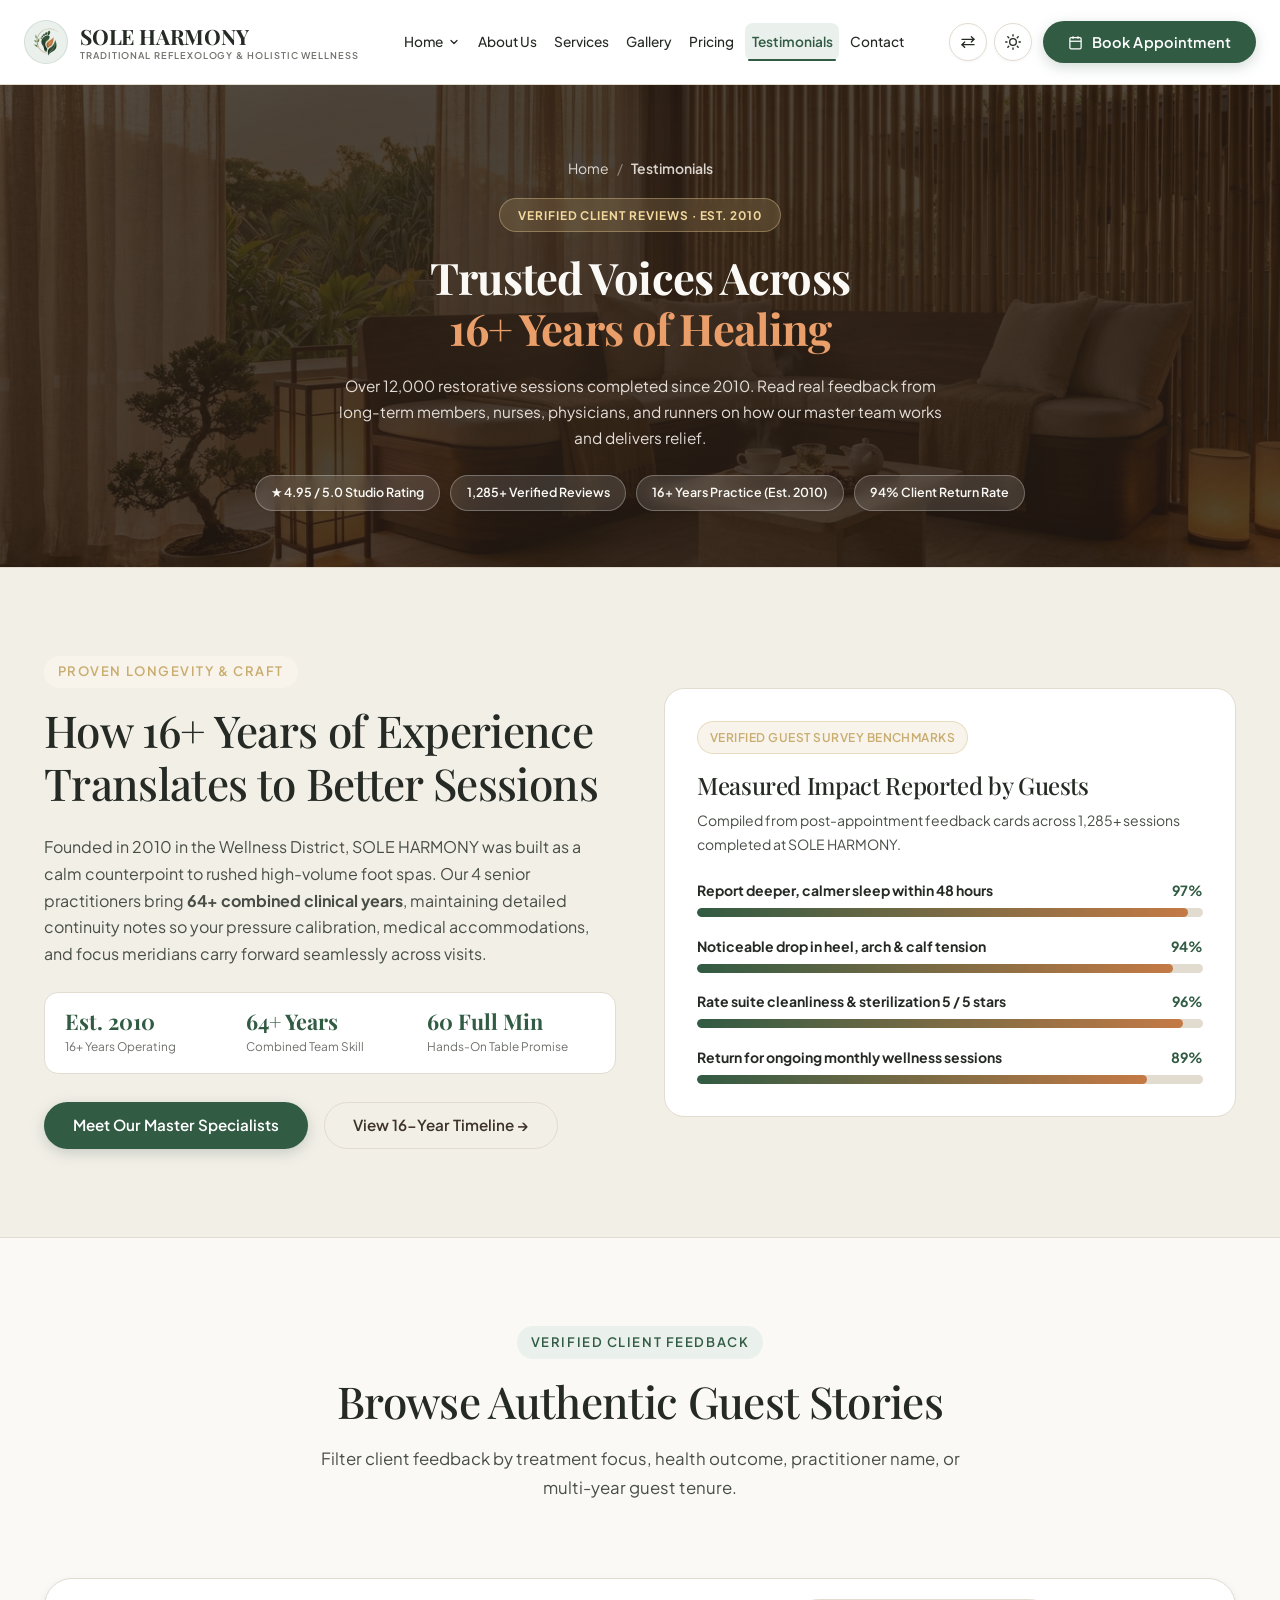
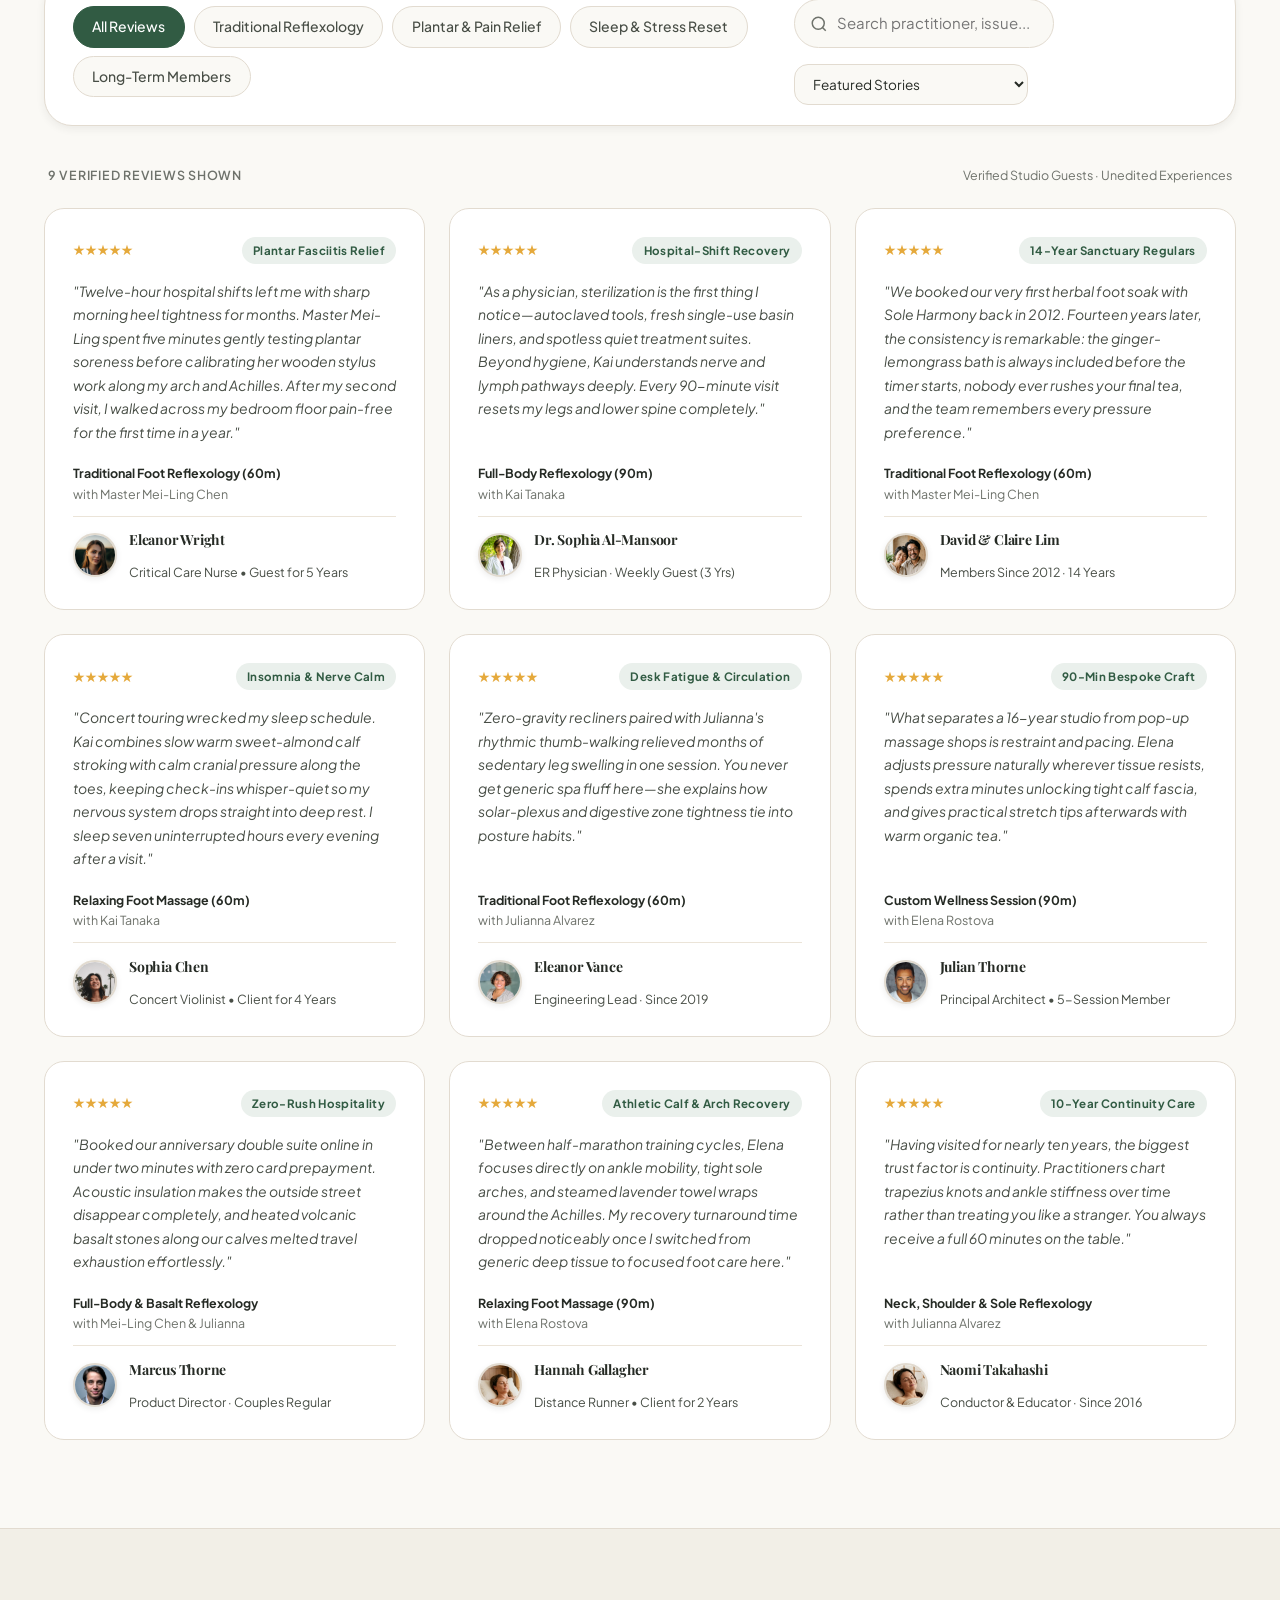
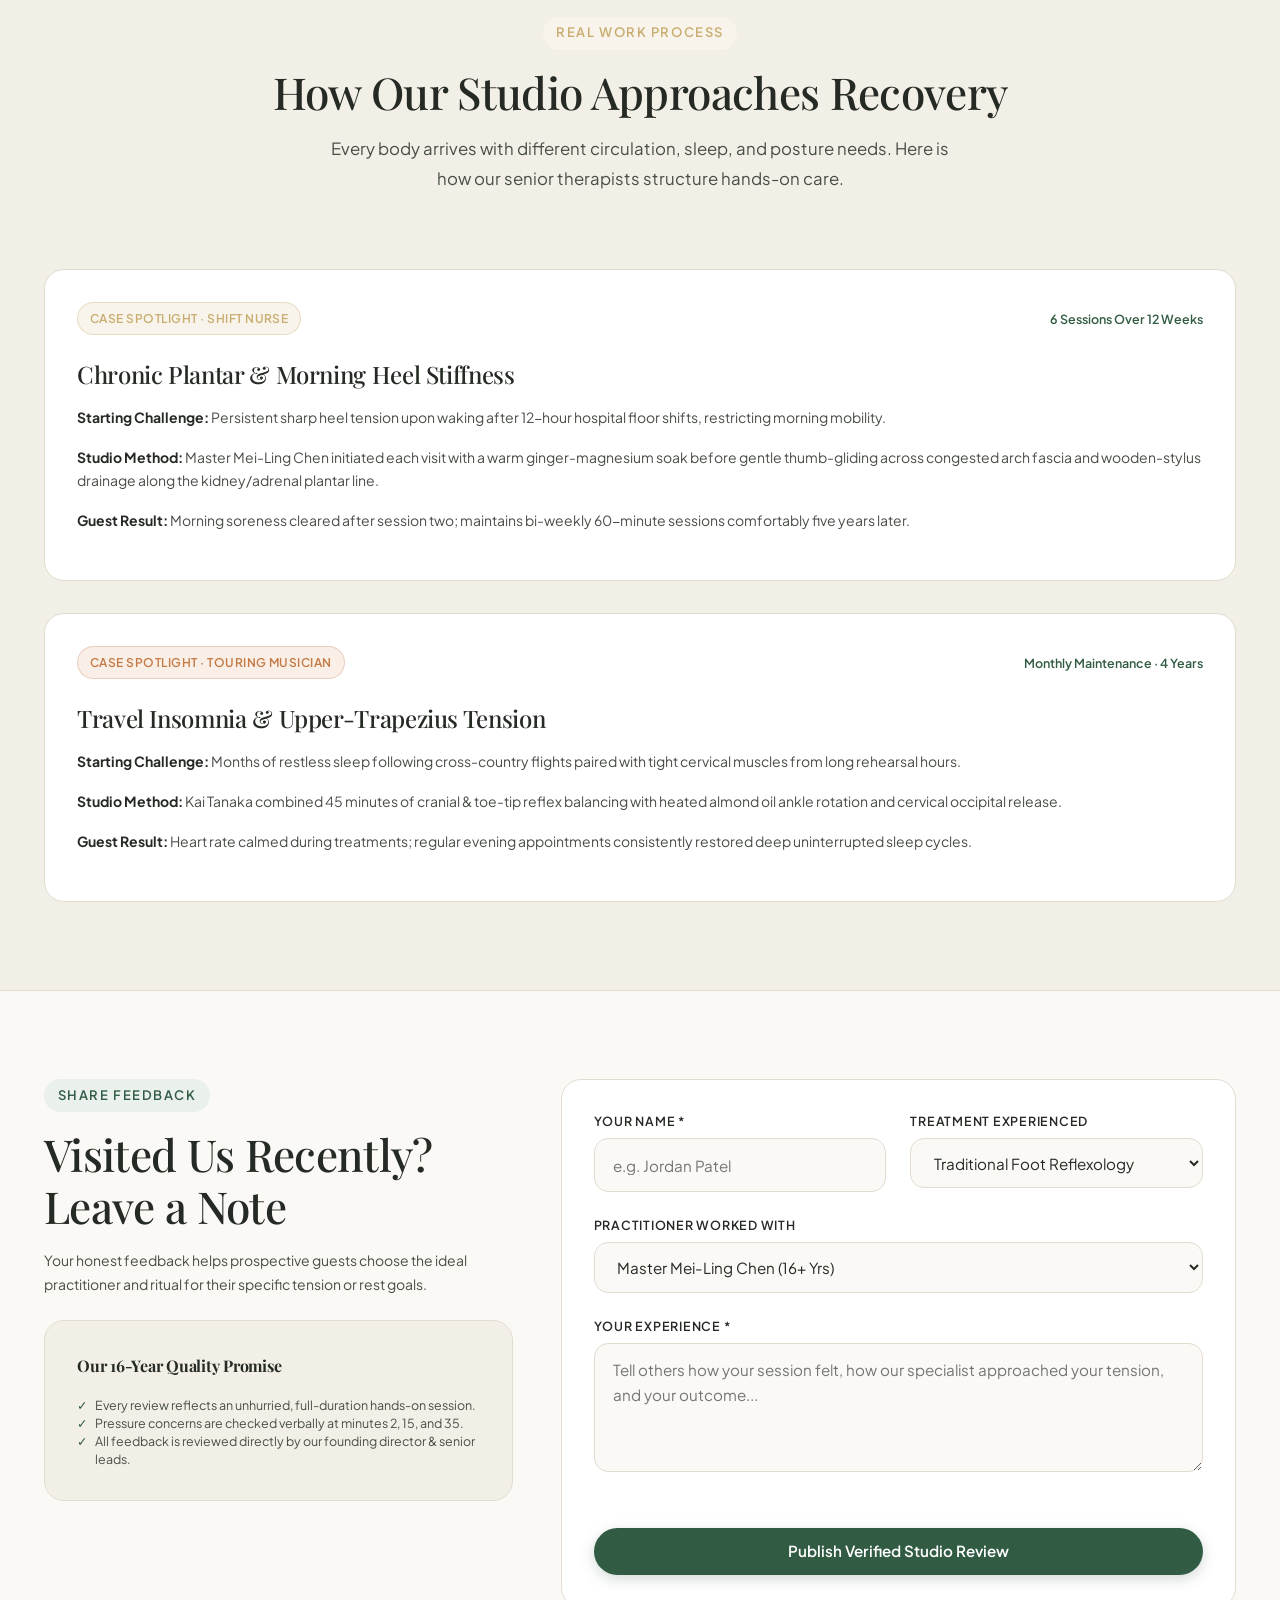
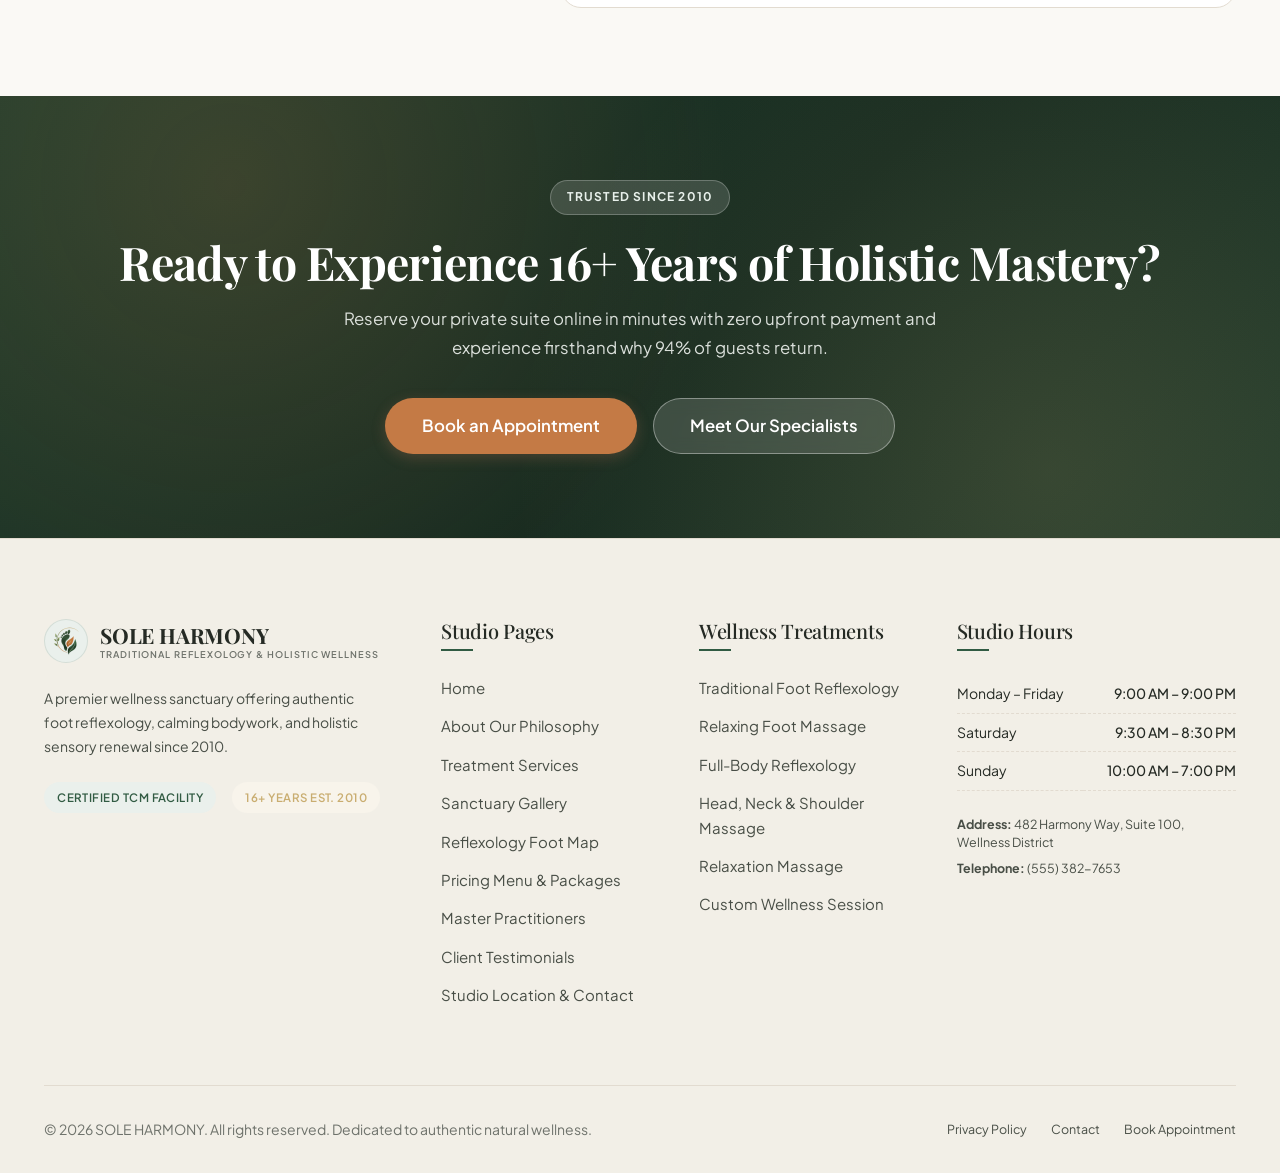
<file: testimonials.html>
<!DOCTYPE html>
<html lang="en" dir="ltr" data-theme="light">
<head>
  <meta charset="UTF-8">
  <meta name="viewport" content="width=device-width, initial-scale=1.0">
  <title>Client Testimonials &amp; Reviews — SOLE HARMONY Reflexology &amp; Holistic Wellness</title>
  <meta name="description" content="Read verified client reviews, long-term recovery stories, and 16+ years of holistic reflexology experience at SOLE HARMONY Wellness Sanctuary.">

  <!-- Favicon & Application Icons -->
  <link rel="icon" href="favicon.ico" sizes="any">
  <link rel="icon" type="image/png" sizes="16x16" href="favicon-16x16.png">
  <link rel="icon" type="image/png" sizes="32x32" href="favicon-32x32.png">
  <link rel="apple-touch-icon" sizes="180x180" href="apple-touch-icon.png">
  <link rel="manifest" href="site.webmanifest">
  <meta name="theme-color" content="#203D2C">

  <!-- Stylesheets -->
  <link rel="stylesheet" href="css/bootstrap.min.css">
  <link rel="stylesheet" href="css/tailwind.css">
  <link rel="stylesheet" href="css/variables.css">
  <link rel="stylesheet" href="css/global.css">
  <link rel="stylesheet" href="css/typography.css">
  <link rel="stylesheet" href="css/components.css">
  <link rel="stylesheet" href="css/services.css">
  <link rel="stylesheet" href="css/forms.css">
  <link rel="stylesheet" href="css/header-footer.css">
  <link rel="stylesheet" href="css/responsive.css">
  <link rel="stylesheet" href="css/themes.css">
  <link rel="stylesheet" href="css/rtl.css">
</head>
<body>

  <a href="#main-content" class="skip-link">Skip to main content</a>

  <!-- Main Header -->
  <header class="site-header">
    <div class="container-custom header-inner">
      <a href="index.html" class="site-logo" aria-label="Sole Harmony — Reflexology &amp; Foot Wellness">
        <div class="logo-icon">
          <img src="assets/icons/sole-harmony-symbol.png" alt="Sole Harmony — Reflexology &amp; Foot Wellness" class="logo-symbol-light">
          <img src="assets/icons/sole-harmony-symbol-dark.png" alt="Sole Harmony — Reflexology &amp; Foot Wellness" class="logo-symbol-dark">
        </div>
        <div class="logo-text-wrap">
          <span class="logo-title" data-config="brandName">SOLE HARMONY</span>
          <span class="logo-subtitle" data-config="brandSubtitle">Traditional Reflexology &amp; Holistic Wellness</span>
        </div>
      </a>

      <nav class="nav-menu-desktop" aria-label="Main Navigation">
        <div class="nav-dropdown home-nav-dropdown">
          <a href="index.html" class="nav-link-custom" data-i18n="nav_home" aria-haspopup="true" aria-expanded="false">
            <span>Home</span>
            <svg class="nav-chevron" width="12" height="12" viewBox="0 0 24 24" fill="none" stroke="currentColor" stroke-width="2.5" stroke-linecap="round" stroke-linejoin="round"><polyline points="6 9 12 15 18 9"></polyline></svg>
          </a>
          <div class="home-dropdown-menu" role="menu">
            <a href="index.html" class="home-menu-card" role="menuitem">
              <div class="home-menu-icon" aria-hidden="true">
                <svg width="22" height="22" viewBox="0 0 24 24" fill="none" stroke="currentColor" stroke-width="2" stroke-linecap="round" stroke-linejoin="round">
                  <path d="M11 20A7 7 0 0 1 9.8 6.1C15.5 5 17 4.48 19 2c1 2 2 4.18 2 8 0 5.5-4.78 10-10 10Z"></path>
                  <path d="M2 21c0-3 1.85-5.36 5.08-6C9.5 14.52 12 13 13 12"></path>
                </svg>
              </div>
              <div class="home-menu-info">
                <span class="home-menu-title" data-i18n="nav_home_1">Home 1 — Serenity</span>
                <span class="home-menu-desc" data-i18n="nav_home_1_desc">A calming, traditional reflexology experience</span>
              </div>
            </a>
            <a href="home-2.html" class="home-menu-card" role="menuitem">
              <div class="home-menu-icon" aria-hidden="true">
                <svg width="22" height="22" viewBox="0 0 24 24" fill="none" stroke="currentColor" stroke-width="2" stroke-linecap="round" stroke-linejoin="round">
                  <path d="M4 16v-2.38C4 11.5 7 11 9 11s5 .5 5 2.62V16c0 1.66-1.34 3-3 3H7c-1.66 0-3-1.34-3-3Z"></path>
                  <path d="M20 20v-1.5c0-1.5-2-2-3.5-2s-3.5.5-3.5 2V20c0 1.1.9 2 2 2h3c1.1 0 2-.9 2-2Z"></path>
                  <circle cx="6" cy="7" r="1.5"></circle>
                  <circle cx="10" cy="5.5" r="1.5"></circle>
                  <circle cx="14" cy="6.5" r="1.5"></circle>
                </svg>
              </div>
              <div class="home-menu-info">
                <span class="home-menu-title" data-i18n="nav_home_2">Home 2 — Wellness</span>
                <span class="home-menu-desc" data-i18n="nav_home_2_desc">Discover treatments, benefits, and personalized care</span>
              </div>
            </a>
          </div>
        </div>
        <a href="about.html" class="nav-link-custom" data-i18n="nav_about">About Us</a>
        <a href="services.html" class="nav-link-custom" data-i18n="nav_services">Services</a>
        <a href="gallery.html" class="nav-link-custom" data-i18n="nav_gallery">Gallery</a>
        <a href="pricing.html" class="nav-link-custom" data-i18n="nav_pricing">Pricing</a>
        <a href="testimonials.html" class="nav-link-custom active" data-i18n="nav_testimonials" aria-current="page">Testimonials</a>
        <a href="contact.html" class="nav-link-custom" data-i18n="nav_contact">Contact</a>
      </nav>

      <div class="header-actions">
        <div class="header-mode-controls">
          <button type="button" class="btn-header-icon btn-dir-toggle" title="Switch Layout Direction" aria-label="Switch Layout Direction">
            <svg class="icon-dir-svg" width="16" height="16" viewBox="0 0 24 24" fill="none" stroke="currentColor" stroke-width="2" stroke-linecap="round" stroke-linejoin="round">
              <path d="M17 4l4 4-4 4"></path>
              <path d="M21 8H3"></path>
              <path d="M7 20l-4-4 4-4"></path>
              <path d="M3 16h18"></path>
            </svg>
          </button>
          <button type="button" class="btn-header-icon btn-theme-toggle" title="Toggle Dark Mode" aria-label="Toggle Dark Mode">
            <svg class="icon-sun-svg" width="16" height="16" viewBox="0 0 24 24" fill="none" stroke="currentColor" stroke-width="2" stroke-linecap="round" stroke-linejoin="round">
              <circle cx="12" cy="12" r="5"></circle>
              <line x1="12" y1="1" x2="12" y2="3"></line>
              <line x1="12" y1="21" x2="12" y2="23"></line>
              <line x1="4.22" y1="4.22" x2="5.64" y2="5.64"></line>
              <line x1="18.36" y1="18.36" x2="19.78" y2="19.78"></line>
              <line x1="1" y1="12" x2="3" y2="12"></line>
              <line x1="21" y1="12" x2="23" y2="12"></line>
              <line x1="4.22" y1="19.78" x2="5.64" y2="18.36"></line>
              <line x1="18.36" y1="5.64" x2="19.78" y2="4.22"></line>
            </svg>
            <svg class="icon-moon-svg" width="16" height="16" viewBox="0 0 24 24" fill="none" stroke="currentColor" stroke-width="2" stroke-linecap="round" stroke-linejoin="round">
              <path d="M21 12.79A9 9 0 1 1 11.21 3 7 7 0 0 0 21 12.79z"></path>
            </svg>
          </button>
        </div>

        <a href="booking.html" class="btn-wellness btn-primary-custom btn-sm header-book-btn">
          <svg width="15" height="15" viewBox="0 0 24 24" fill="none" stroke="currentColor" stroke-width="2"><rect x="3" y="4" width="18" height="18" rx="2" ry="2"></rect><line x1="16" y1="2" x2="16" y2="6"></line><line x1="8" y1="2" x2="8" y2="6"></line><line x1="3" y1="10" x2="21" y2="10"></line></svg>
          <span class="header-book-text" data-i18n="nav_book">Book Appointment</span>
        </a>

        <button type="button" class="mobile-nav-toggle" aria-label="Open mobile menu">
          <svg width="22" height="22" viewBox="0 0 24 24" fill="none" stroke="currentColor" stroke-width="2"><line x1="3" y1="12" x2="21" y2="12"></line><line x1="3" y1="6" x2="21" y2="6"></line><line x1="3" y1="18" x2="21" y2="18"></line></svg>
        </button>
      </div>
    </div>
  </header>

  <!-- Mobile Off-Canvas Drawer -->
  <div class="mobile-drawer-backdrop" id="mobile-drawer-backdrop">
    <div class="mobile-drawer" id="mobile-drawer">
      <div class="mobile-drawer-header">
        <div class="flex items-center gap-2">
          <div class="logo-icon w-8 h-8">
            <img src="assets/icons/sole-harmony-symbol.png" alt="Sole Harmony" class="logo-symbol-light">
            <img src="assets/icons/sole-harmony-symbol-dark.png" alt="Sole Harmony" class="logo-symbol-dark">
          </div>
          <span class="font-heading font-bold text-main" style="font-size: 1.15rem;" data-config="brandName">SOLE HARMONY</span>
        </div>
        <button type="button" class="mobile-drawer-close" aria-label="Close menu" style="background:none; border:none; font-size:1.75rem; cursor:pointer; color:var(--text-main);">&times;</button>
      </div>

      <div class="mobile-nav-links mb-6">
        <div class="mobile-nav-heading">Home Variations</div>
        <a href="index.html" class="mobile-home-card">
          <div class="mobile-home-icon">
            <svg width="18" height="18" viewBox="0 0 24 24" fill="none" stroke="currentColor" stroke-width="2" stroke-linecap="round" stroke-linejoin="round">
              <path d="M11 20A7 7 0 0 1 9.8 6.1C15.5 5 17 4.48 19 2c1 2 2 4.18 2 8 0 5.5-4.78 10-10 10Z"></path>
              <path d="M2 21c0-3 1.85-5.36 5.08-6C9.5 14.52 12 13 13 12"></path>
            </svg>
          </div>
          <div class="mobile-home-info">
            <span class="mobile-home-title" data-i18n="nav_home_1">Home 1 — Serenity</span>
            <span class="mobile-home-desc" data-i18n="nav_home_1_desc">A calming, traditional reflexology experience</span>
          </div>
        </a>
        <a href="home-2.html" class="mobile-home-card">
          <div class="mobile-home-icon">
            <svg width="18" height="18" viewBox="0 0 24 24" fill="none" stroke="currentColor" stroke-width="2" stroke-linecap="round" stroke-linejoin="round">
              <path d="M4 16v-2.38C4 11.5 7 11 9 11s5 .5 5 2.62V16c0 1.66-1.34 3-3 3H7c-1.66 0-3-1.34-3-3Z"></path>
              <path d="M20 20v-1.5c0-1.5-2-2-3.5-2s-3.5.5-3.5 2V20c0 1.1.9 2 2 2h3c1.1 0 2-.9 2-2Z"></path>
              <circle cx="6" cy="7" r="1.5"></circle>
              <circle cx="10" cy="5.5" r="1.5"></circle>
              <circle cx="14" cy="6.5" r="1.5"></circle>
            </svg>
          </div>
          <div class="mobile-home-info">
            <span class="mobile-home-title" data-i18n="nav_home_2">Home 2 — Wellness</span>
            <span class="mobile-home-desc" data-i18n="nav_home_2_desc">Discover treatments, benefits, and personalized care</span>
          </div>
        </a>
        <div class="mobile-nav-divider"></div>
        <a href="about.html" class="mobile-nav-item" data-i18n="nav_about">About Us</a>
        <a href="services.html" class="mobile-nav-item" data-i18n="nav_services">Services &amp; Treatments</a>
        <a href="gallery.html" class="mobile-nav-item">Sanctuary Gallery</a>
        <a href="pricing.html" class="mobile-nav-item" data-i18n="nav_pricing">Pricing &amp; Packages</a>
        <a href="testimonials.html" class="mobile-nav-item active" data-i18n="nav_testimonials">Testimonials &amp; Reviews</a>
        <a href="contact.html" class="mobile-nav-item" data-i18n="nav_contact">Contact &amp; Location</a>
      </div>

      <div class="mobile-theme-dir-section">
        <span class="dropdown-header-custom" style="padding-left:0; padding-right:0;">Appearance</span>
        <div class="grid grid-cols-2 gap-2 mb-3">
          <button type="button" class="mobile-theme-dir-btn theme-select-btn" data-theme="light">
            <span>☀️ Light</span>
            <span class="check-indicator">✓</span>
          </button>
          <button type="button" class="mobile-theme-dir-btn theme-select-btn" data-theme="dark">
            <span>🌙 Dark</span>
            <span class="check-indicator">✓</span>
          </button>
        </div>
        <span class="dropdown-header-custom" style="padding-left:0; padding-right:0;">Layout Direction</span>
        <div class="grid grid-cols-2 gap-2 mb-3">
          <button type="button" class="mobile-theme-dir-btn dir-select-btn" data-dir="ltr">
            <span>↔️ LTR</span>
            <span class="check-indicator">✓</span>
          </button>
          <button type="button" class="mobile-theme-dir-btn dir-select-btn" data-dir="rtl">
            <span>🔁 RTL</span>
            <span class="check-indicator">✓</span>
          </button>
        </div>
      </div>

      <div class="mt-auto pt-4 border-t" style="border-color: var(--border-color);">
        <a href="booking.html" class="btn-wellness btn-primary-custom w-full" data-i18n="nav_book">
          Book Appointment
        </a>
      </div>
    </div>
  </div>

  <main id="main-content">
    <!-- 1. Centered Dusk Heritage Hero -->
    <section class="page-header-banner page-header-testimonials">
      <div class="container-custom">
        <div class="page-hero-grid">
          <div class="page-hero-content">
            <nav class="breadcrumb-wellness" aria-label="Breadcrumb">
              <a href="index.html" data-i18n="breadcrumb_home">Home</a>
              <span class="breadcrumb-separator">/</span>
              <span class="font-semibold" data-i18n="breadcrumb_testimonials">Testimonials</span>
            </nav>
            <span class="page-hero-badge">VERIFIED CLIENT REVIEWS · EST. 2010</span>
            <h1 class="page-hero-heading">
              <span class="page-hero-title-lead">Trusted Voices Across</span>
              <span class="page-hero-title-accent">16+ Years of Healing</span>
            </h1>
            <p class="page-hero-desc">
              Over 12,000 restorative sessions completed since 2010. Read real feedback from long-term members, nurses, physicians, and runners on how our master team works and delivers relief.
            </p>
            <div class="hero-context-chips">
              <span class="hero-context-chip">★ 4.95 / 5.0 Studio Rating</span>
              <span class="hero-context-chip">1,285+ Verified Reviews</span>
              <span class="hero-context-chip">16+ Years Practice (Est. 2010)</span>
              <span class="hero-context-chip">94% Client Return Rate</span>
            </div>
          </div>
        </div>
      </div>
    </section>

    <!-- 2. Studio Experience Proof & Client Outcome Benchmarks -->
    <section class="section-py bg-sand-light border-b" style="border-color: var(--border-color);">
      <div class="container-custom">
        <div class="grid grid-cols-1 lg:grid-cols-12 gap-8 lg:gap-12 items-center">
          <div class="lg:col-span-6">
            <span class="section-tag section-tag-gold">Proven Longevity &amp; Craft</span>
            <h2 class="section-title mb-4">How 16+ Years of Experience Translates to Better Sessions</h2>
            <p class="text-secondary mb-6 leading-relaxed">
              Founded in 2010 in the Wellness District, SOLE HARMONY was built as a calm counterpoint to rushed high-volume foot spas. Our 4 senior practitioners bring <strong>64+ combined clinical years</strong>, maintaining detailed continuity notes so your pressure calibration, medical accommodations, and focus meridians carry forward seamlessly across visits.
            </p>
            <div class="experience-proof-bar">
              <div class="experience-proof-stat">
                <strong>Est. 2010</strong>
                <span>16+ Years Operating</span>
              </div>
              <div class="experience-proof-stat">
                <strong>64+ Years</strong>
                <span>Combined Team Skill</span>
              </div>
              <div class="experience-proof-stat">
                <strong>60 Full Min</strong>
                <span>Hands-On Table Promise</span>
              </div>
            </div>
            <div class="cta-row-start" style="margin-top: 1.5rem;">
              <a href="therapists.html" class="btn-wellness btn-primary-custom">
                Meet Our Master Specialists
              </a>
              <a href="about.html" class="btn-wellness btn-secondary-custom">
                View 16-Year Timeline →
              </a>
            </div>
          </div>

          <div class="lg:col-span-6">
            <div class="card-wellness p-6 sm:p-8">
              <span class="badge-wellness badge-signature mb-3" style="width: fit-content;">Verified Guest Survey Benchmarks</span>
              <h3 class="font-heading text-2xl text-main mb-2">Measured Impact Reported by Guests</h3>
              <p class="text-secondary text-sm mb-6 leading-relaxed">
                Compiled from post-appointment feedback cards across 1,285+ sessions completed at SOLE HARMONY.
              </p>

              <div class="outcome-metric-row">
                <div class="flex items-center justify-between text-sm">
                  <strong class="text-main">Report deeper, calmer sleep within 48 hours</strong>
                  <span class="font-bold text-primary-custom">97%</span>
                </div>
                <div class="outcome-bar-track"><div class="outcome-bar-fill" style="width: 97%;"></div></div>
              </div>

              <div class="outcome-metric-row">
                <div class="flex items-center justify-between text-sm">
                  <strong class="text-main">Noticeable drop in heel, arch &amp; calf tension</strong>
                  <span class="font-bold text-primary-custom">94%</span>
                </div>
                <div class="outcome-bar-track"><div class="outcome-bar-fill" style="width: 94%;"></div></div>
              </div>

              <div class="outcome-metric-row">
                <div class="flex items-center justify-between text-sm">
                  <strong class="text-main">Rate suite cleanliness &amp; sterilization 5 / 5 stars</strong>
                  <span class="font-bold text-primary-custom">96%</span>
                </div>
                <div class="outcome-bar-track"><div class="outcome-bar-fill" style="width: 96%;"></div></div>
              </div>

              <div class="outcome-metric-row">
                <div class="flex items-center justify-between text-sm">
                  <strong class="text-main">Return for ongoing monthly wellness sessions</strong>
                  <span class="font-bold text-primary-custom">89%</span>
                </div>
                <div class="outcome-bar-track"><div class="outcome-bar-fill" style="width: 89%;"></div></div>
              </div>
            </div>
          </div>
        </div>
      </div>
    </section>

    <!-- 3. Filterable Client Reviews Wall -->
    <section class="section-py bg-cream" id="reviews-wall">
      <div class="container-custom">
        <div class="section-header-center">
          <span class="section-tag">Verified Client Feedback</span>
          <h2 class="section-title">Browse Authentic Guest Stories</h2>
          <p class="section-desc">
            Filter client feedback by treatment focus, health outcome, practitioner name, or multi-year guest tenure.
          </p>
        </div>

        <!-- Filter, Search & Sort Controls -->
        <div class="services-filter-bar">
          <div class="category-pills-wrap">
            <button type="button" class="category-pill-btn review-filter-btn active" data-review-filter="all">All Reviews</button>
            <button type="button" class="category-pill-btn review-filter-btn" data-review-filter="reflexology">Traditional Reflexology</button>
            <button type="button" class="category-pill-btn review-filter-btn" data-review-filter="pain-relief">Plantar &amp; Pain Relief</button>
            <button type="button" class="category-pill-btn review-filter-btn" data-review-filter="sleep-stress">Sleep &amp; Stress Reset</button>
            <button type="button" class="category-pill-btn review-filter-btn" data-review-filter="members">Long-Term Members</button>
          </div>
          <div class="flex items-center gap-3 flex-wrap">
            <div class="search-input-group">
              <svg class="search-icon-inside" viewBox="0 0 24 24" fill="none" stroke="currentColor" stroke-width="2"><circle cx="11" cy="11" r="8"></circle><line x1="21" y1="21" x2="16.65" y2="16.65"></line></svg>
              <input type="text" id="reviews-search-input" class="search-input-field" placeholder="Search practitioner, issue...">
            </div>
            <select id="reviews-sort-select" class="form-select-custom" aria-label="Sort reviews" style="width: auto; min-width: 170px; padding: 0.6rem 2rem 0.6rem 0.9rem; font-size: 0.85rem;">
              <option value="featured">Featured Stories</option>
              <option value="tenure">Longest-Standing Clients</option>
              <option value="recent">Most Recent</option>
            </select>
          </div>
        </div>

        <div class="flex items-center justify-between mb-6 px-1">
          <span class="text-xs font-semibold uppercase tracking-wider text-muted-custom" id="reviews-count-label">9 Verified Reviews Shown</span>
          <span class="text-xs text-muted-custom">Verified Studio Guests · Unedited Experiences</span>
        </div>

        <div class="grid grid-cols-1 md:grid-cols-2 lg:grid-cols-3 gap-6" id="testimonials-feed-grid">
          <!-- Populated dynamically by js/testimonials.js -->
        </div>
      </div>
    </section>

    <!-- 4. How Our Practitioners Work: Real Case Spotlights -->
    <section class="section-py bg-sand-light border-t border-b" style="border-color: var(--border-color);">
      <div class="container-custom">
        <div class="section-header-center">
          <span class="section-tag section-tag-gold">Real Work Process</span>
          <h2 class="section-title">How Our Studio Approaches Recovery</h2>
          <p class="section-desc">
            Every body arrives with different circulation, sleep, and posture needs. Here is how our senior therapists structure hands-on care.
          </p>
        </div>

        <div class="grid grid-cols-1 lg:grid-cols-2 gap-8">
          <div class="card-wellness p-6 sm:p-8">
            <div class="flex items-center justify-between gap-2 mb-4 flex-wrap">
              <span class="badge-wellness badge-signature">Case Spotlight · Shift Nurse</span>
              <span class="text-xs font-semibold text-primary-custom">6 Sessions Over 12 Weeks</span>
            </div>
            <h3 class="font-heading text-2xl text-main mb-3">Chronic Plantar &amp; Morning Heel Stiffness</h3>
            <div class="space-y-3 text-sm text-secondary leading-relaxed">
              <p><strong class="text-main">Starting Challenge:</strong> Persistent sharp heel tension upon waking after 12-hour hospital floor shifts, restricting morning mobility.</p>
              <p><strong class="text-main">Studio Method:</strong> Master Mei-Ling Chen initiated each visit with a warm ginger-magnesium soak before gentle thumb-gliding across congested arch fascia and wooden-stylus drainage along the kidney/adrenal plantar line.</p>
              <p><strong class="text-main">Guest Result:</strong> Morning soreness cleared after session two; maintains bi-weekly 60-minute sessions comfortably five years later.</p>
            </div>
          </div>

          <div class="card-wellness p-6 sm:p-8">
            <div class="flex items-center justify-between gap-2 mb-4 flex-wrap">
              <span class="badge-wellness badge-popular">Case Spotlight · Touring Musician</span>
              <span class="text-xs font-semibold text-primary-custom">Monthly Maintenance · 4 Years</span>
            </div>
            <h3 class="font-heading text-2xl text-main mb-3">Travel Insomnia &amp; Upper-Trapezius Tension</h3>
            <div class="space-y-3 text-sm text-secondary leading-relaxed">
              <p><strong class="text-main">Starting Challenge:</strong> Months of restless sleep following cross-country flights paired with tight cervical muscles from long rehearsal hours.</p>
              <p><strong class="text-main">Studio Method:</strong> Kai Tanaka combined 45 minutes of cranial &amp; toe-tip reflex balancing with heated almond oil ankle rotation and cervical occipital release.</p>
              <p><strong class="text-main">Guest Result:</strong> Heart rate calmed during treatments; regular evening appointments consistently restored deep uninterrupted sleep cycles.</p>
            </div>
          </div>
        </div>
      </div>
    </section>

    <!-- 5. Submit Your Experience Form -->
    <section class="section-py bg-cream">
      <div class="container-custom">
        <div class="grid grid-cols-1 lg:grid-cols-12 gap-8 lg:gap-12 items-start">
          <div class="lg:col-span-5">
            <span class="section-tag">Share Feedback</span>
            <h2 class="section-title mb-3">Visited Us Recently? Leave a Note</h2>
            <p class="text-secondary text-sm mb-6 leading-relaxed">
              Your honest feedback helps prospective guests choose the ideal practitioner and ritual for their specific tension or rest goals.
            </p>
            <div class="card-wellness p-6" style="background: var(--bg-surface-soft);">
              <strong class="font-heading text-base text-main block mb-3">Our 16-Year Quality Promise</strong>
              <ul class="space-y-2.5 text-xs text-secondary pl-0 list-none mb-0">
                <li class="flex items-start gap-2"><span class="text-primary-custom font-bold">✓</span> <span>Every review reflects an unhurried, full-duration hands-on session.</span></li>
                <li class="flex items-start gap-2"><span class="text-primary-custom font-bold">✓</span> <span>Pressure concerns are checked verbally at minutes 2, 15, and 35.</span></li>
                <li class="flex items-start gap-2"><span class="text-primary-custom font-bold">✓</span> <span>All feedback is reviewed directly by our founding director &amp; senior leads.</span></li>
              </ul>
            </div>
          </div>

          <div class="lg:col-span-7">
            <form id="testimonial-submit-form" class="card-wellness p-6 sm:p-8 rounded-2xl">
              <div class="grid grid-cols-1 sm:grid-cols-2 gap-4 mb-4">
                <div>
                  <label for="review-name" class="block text-xs font-semibold uppercase tracking-wider text-main mb-2">Your Name *</label>
                  <input type="text" id="review-name" class="form-control-custom" placeholder="e.g. Jordan Patel" required>
                </div>
                <div>
                  <label for="review-service" class="block text-xs font-semibold uppercase tracking-wider text-main mb-2">Treatment Experienced</label>
                  <select id="review-service" class="form-select-custom">
                    <option value="Traditional Foot Reflexology (60m)">Traditional Foot Reflexology</option>
                    <option value="Relaxing Foot Massage (60m)">Relaxing Foot Massage</option>
                    <option value="Full-Body Reflexology (60m)">Full-Body Reflexology</option>
                    <option value="Head, Neck & Shoulder Massage (45m)">Head, Neck &amp; Shoulder Massage</option>
                    <option value="Custom Wellness Session (90m)">Custom Wellness Session</option>
                  </select>
                </div>
              </div>
              <div class="mb-4">
                <label for="review-practitioner" class="block text-xs font-semibold uppercase tracking-wider text-main mb-2">Practitioner Worked With</label>
                <select id="review-practitioner" class="form-select-custom">
                  <option value="Master Mei-Ling Chen">Master Mei-Ling Chen (16+ Yrs)</option>
                  <option value="Julianna Alvarez">Julianna Alvarez (11 Yrs)</option>
                  <option value="Kai Tanaka">Kai Tanaka (9 Yrs)</option>
                  <option value="Elena Rostova">Elena Rostova (14 Yrs)</option>
                </select>
              </div>
              <div class="mb-5">
                <label for="review-message" class="block text-xs font-semibold uppercase tracking-wider text-main mb-2">Your Experience *</label>
                <textarea id="review-message" rows="4" class="form-control-custom" placeholder="Tell others how your session felt, how our specialist approached your tension, and your outcome..." required></textarea>
              </div>
              <button type="submit" class="btn-wellness btn-primary-custom">
                Publish Verified Studio Review
              </button>
            </form>
          </div>
        </div>
      </div>
    </section>

    <!-- Closing CTA Banner -->
    <section class="cta-sanctuary-banner text-center">
      <div class="container-custom">
        <span class="cta-sanctuary-badge">Trusted Since 2010</span>
        <h2 class="cta-sanctuary-title">Ready to Experience 16+ Years of Holistic Mastery?</h2>
        <p class="cta-sanctuary-desc">
          Reserve your private suite online in minutes with zero upfront payment and experience firsthand why 94% of guests return.
        </p>
        <div class="cta-sanctuary-actions">
          <a href="booking.html" class="btn-wellness btn-terracotta btn-lg" data-i18n="hero_cta_book">
            Book an Appointment
          </a>
          <a href="therapists.html" class="btn-wellness cta-banner-secondary-btn btn-lg">
            Meet Our Specialists
          </a>
        </div>
      </div>
    </section>
  </main>

  <!-- Site Footer -->
  <footer class="site-footer">
    <div class="container-custom">
      <div class="footer-top">
        <div>
          <a href="index.html" class="footer-logo site-logo flex items-center gap-3 mb-4" aria-label="Sole Harmony - Return to homepage">
            <div class="logo-icon w-11 h-11">
              <img src="assets/icons/sole-harmony-symbol.png" alt="Sole Harmony - Reflexology &amp; Foot Wellness" class="logo-symbol-light">
              <img src="assets/icons/sole-harmony-symbol-dark.png" alt="Sole Harmony - Reflexology &amp; Foot Wellness" class="logo-symbol-dark">
            </div>
            <div class="logo-text-wrap">
              <span class="font-heading font-bold text-main logo-title" style="font-size: 1.35rem;" data-config="brandName">SOLE HARMONY</span>
              <span class="logo-subtitle" style="font-size: 0.65rem;" data-config="brandSubtitle">Traditional Reflexology &amp; Holistic Wellness</span>
            </div>
          </a>
          <p class="text-secondary text-sm mb-6" style="line-height: 1.7; max-width: 320px;">
            A premier wellness sanctuary offering authentic foot reflexology, calming bodywork, and holistic sensory renewal since 2010.
          </p>
          <div class="flex items-center gap-3">
            <span class="badge-wellness" style="background: var(--color-primary-soft);">Certified TCM Facility</span>
            <span class="badge-wellness" style="background: var(--color-gold-soft); color: var(--color-gold);">16+ Years Est. 2010</span>
          </div>
        </div>

        <div>
          <h4 class="footer-col-title">Studio Pages</h4>
          <ul class="footer-links-list">
            <li><a href="index.html" data-i18n="nav_home">Home</a></li>
            <li><a href="about.html">About Our Philosophy</a></li>
            <li><a href="services.html">Treatment Services</a></li>
            <li><a href="gallery.html">Sanctuary Gallery</a></li>
            <li><a href="benefits.html">Reflexology Foot Map</a></li>
            <li><a href="pricing.html">Pricing Menu &amp; Packages</a></li>
            <li><a href="therapists.html">Master Practitioners</a></li>
            <li><a href="testimonials.html">Client Testimonials</a></li>
            <li><a href="contact.html">Studio Location &amp; Contact</a></li>
          </ul>
        </div>

        <div>
          <h4 class="footer-col-title" data-i18n="footer_treatments">Wellness Treatments</h4>
          <ul class="footer-links-list">
            <li><a href="service-details.html?id=traditional-foot-reflexology" data-i18n="service_1_name">Traditional Foot Reflexology</a></li>
            <li><a href="service-details.html?id=relaxing-foot-massage" data-i18n="service_2_name">Relaxing Foot Massage</a></li>
            <li><a href="service-details.html?id=full-body-reflexology" data-i18n="service_3_name">Full-Body Reflexology</a></li>
            <li><a href="service-details.html?id=head-neck-shoulder-massage" data-i18n="service_4_name">Head, Neck &amp; Shoulder Massage</a></li>
            <li><a href="service-details.html?id=relaxation-massage" data-i18n="service_5_name">Relaxation Massage</a></li>
            <li><a href="service-details.html?id=custom-wellness-session" data-i18n="service_6_name">Custom Wellness Session</a></li>
          </ul>
        </div>

        <div>
          <h4 class="footer-col-title">Studio Hours</h4>
          <table class="hours-table mb-4">
            <tbody>
              <tr><td>Monday – Friday</td><td>9:00 AM – 9:00 PM</td></tr>
              <tr><td>Saturday</td><td>9:30 AM – 8:30 PM</td></tr>
              <tr><td>Sunday</td><td>10:00 AM – 7:00 PM</td></tr>
            </tbody>
          </table>
          <p class="text-xs text-secondary mb-2">
            <strong>Address:</strong> <span data-config="addressFull">482 Harmony Way, Suite 100, Wellness District</span>
          </p>
          <p class="text-xs text-secondary mb-0">
            <strong>Telephone:</strong> <span data-config="phone">(555) 382-7653</span>
          </p>
        </div>
      </div>

      <div class="footer-bottom">
        <div>
          © <span class="current-year">2026</span> <span data-config="brandName">SOLE HARMONY</span>. <span data-i18n="footer_rights">All rights reserved. Dedicated to authentic natural wellness.</span>
        </div>
        <div class="flex items-center gap-4 text-xs">
          <a href="about.html" class="text-secondary" data-i18n="footer_privacy">Privacy Policy</a>
          <a href="contact.html" class="text-secondary" data-i18n="nav_contact">Contact</a>
          <a href="booking.html" class="text-secondary" data-i18n="nav_book">Book Appointment</a>
        </div>
      </div>
    </div>
  </footer>

  <!-- Scripts -->
  <script src="js/config.js"></script>
  <script src="js/translations.js"></script>
  <script src="js/notifications.js"></script>
  <script src="js/theme.js"></script>
  <script src="js/language.js"></script>
  <script src="js/navigation.js"></script>
  <script src="js/testimonials.js"></script>
  <script src="js/main.js"></script>
</body>
</html>
</file>
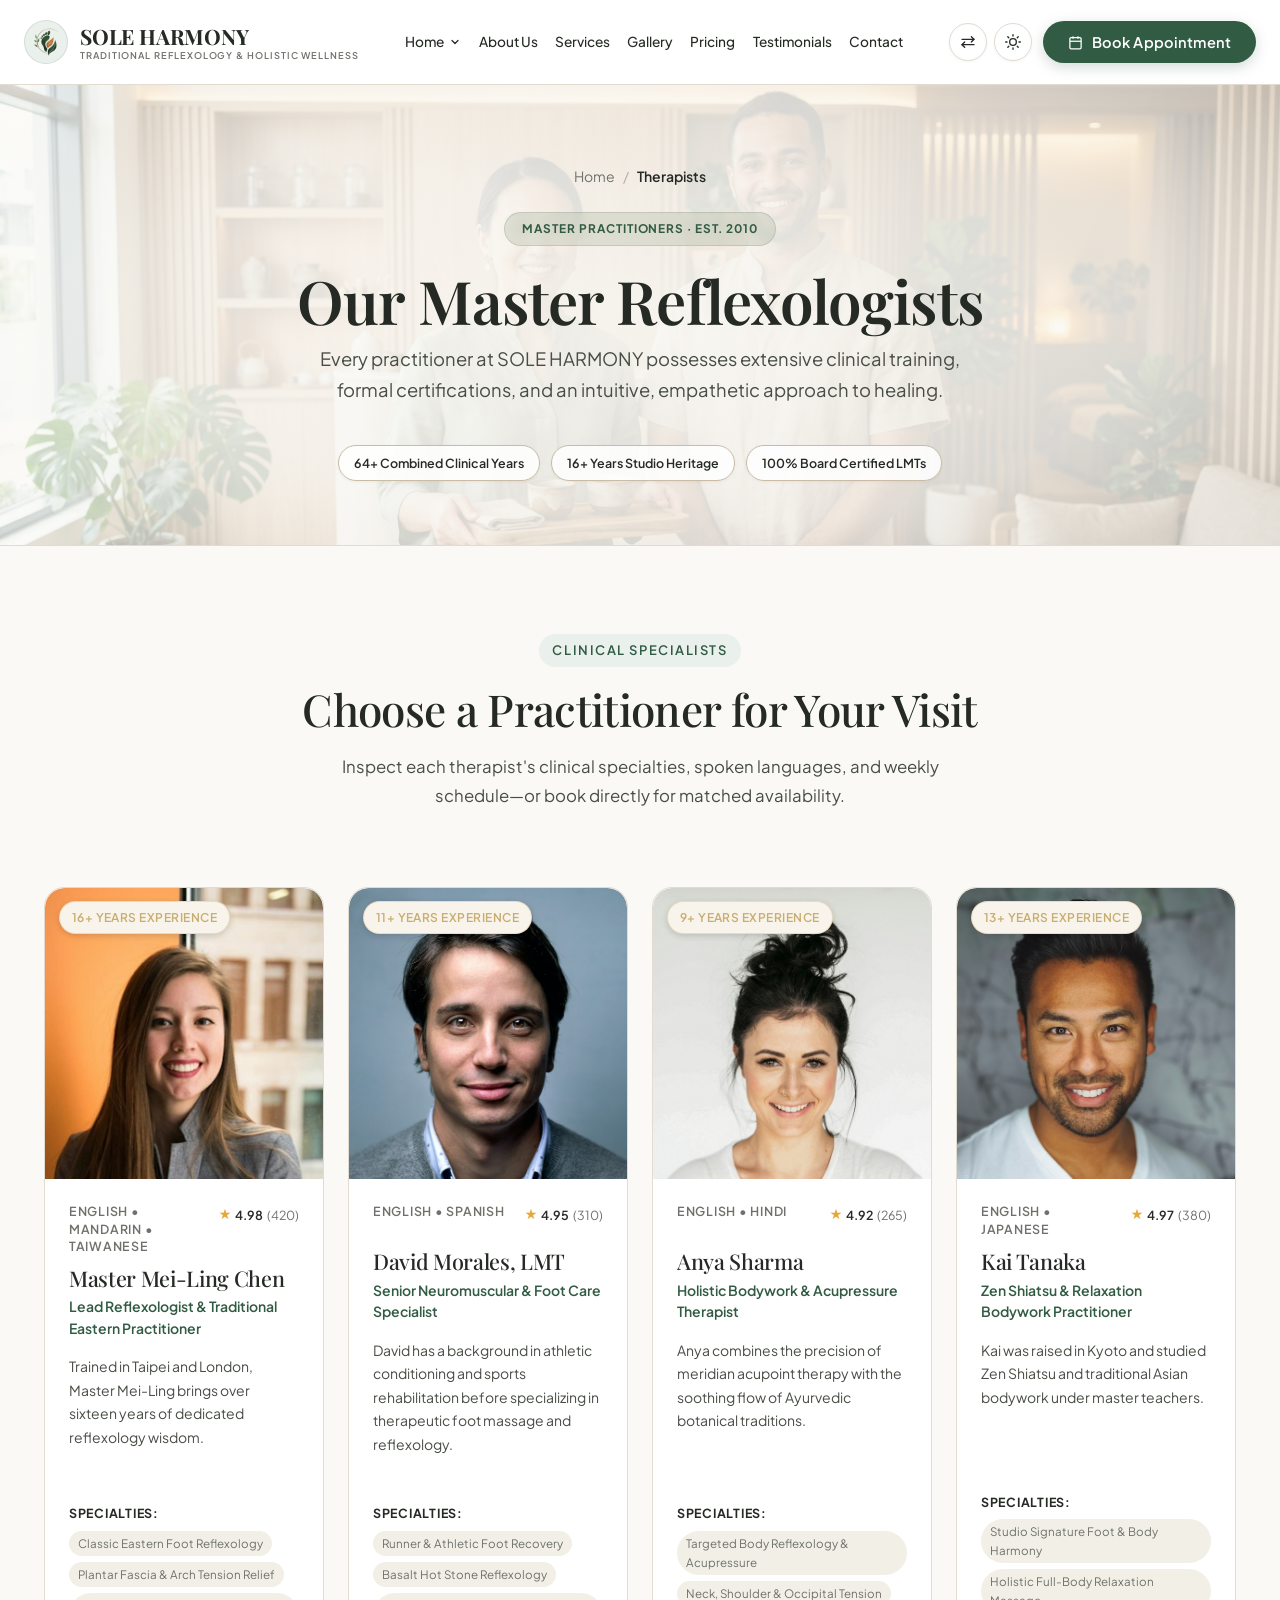
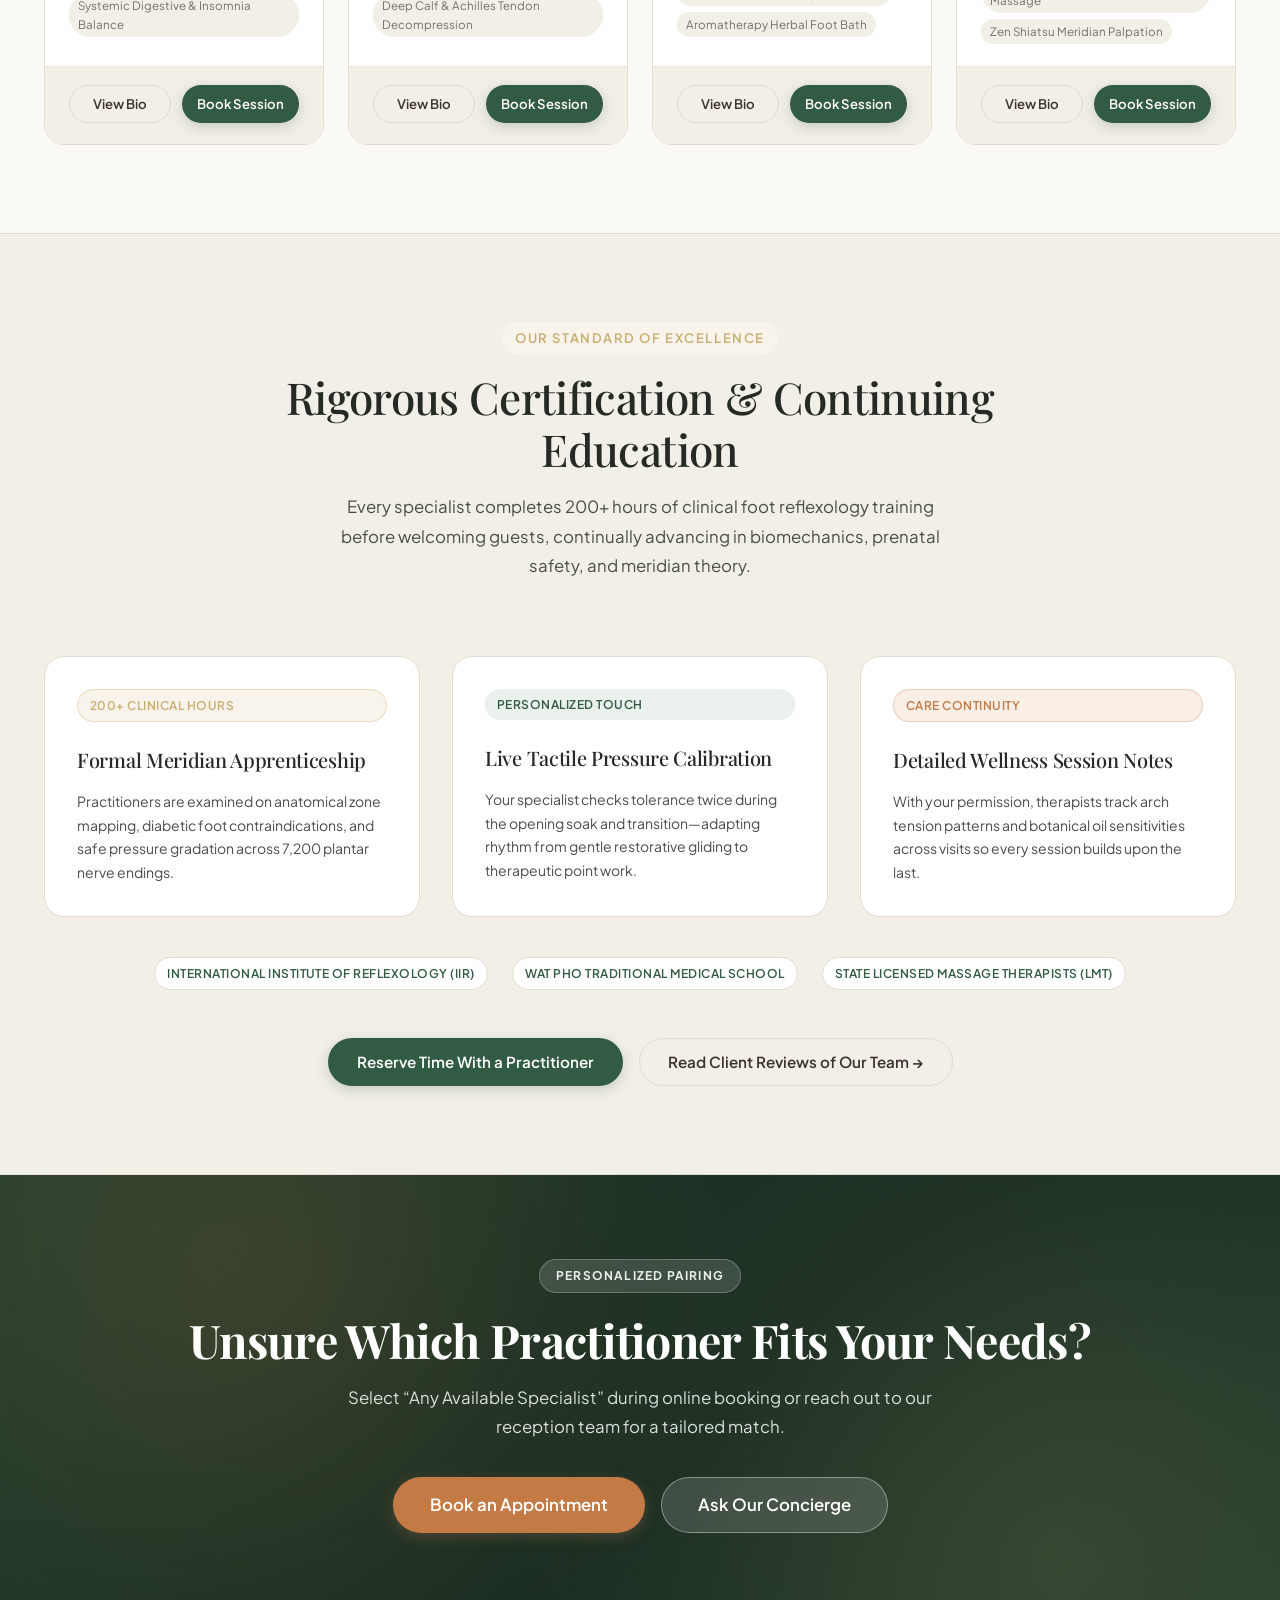
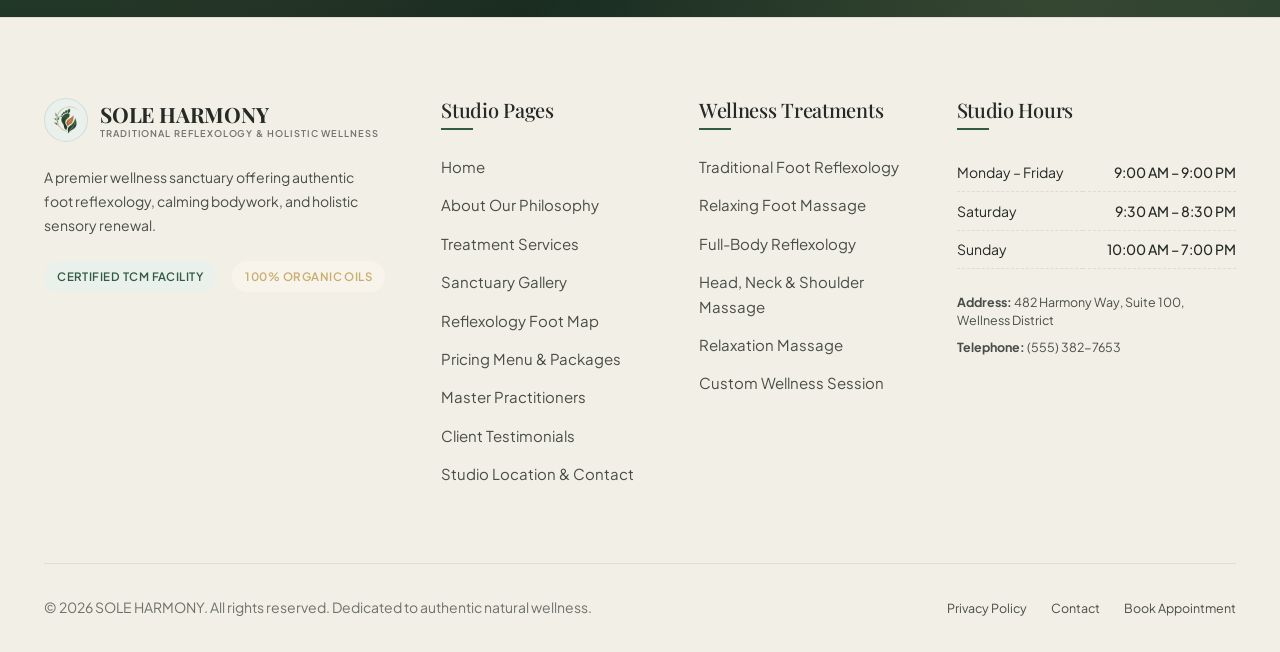
<file: therapists.html>
<!DOCTYPE html>
<html lang="en" dir="ltr" data-theme="light">
<head>
  <meta charset="UTF-8">
  <meta name="viewport" content="width=device-width, initial-scale=1.0">
  <title>Master Therapists & Practitioners | SOLE HARMONY</title>
  <meta name="description" content="Meet our certified master reflexologists and holistic bodywork practitioners. Trained in Eastern TCM and anatomical zone therapy.">

    <!-- Favicon & Application Icons -->
  <link rel="icon" href="favicon.ico" sizes="any">
  <link rel="icon" type="image/png" sizes="16x16" href="favicon-16x16.png">
  <link rel="icon" type="image/png" sizes="32x32" href="favicon-32x32.png">
  <link rel="apple-touch-icon" sizes="180x180" href="apple-touch-icon.png">
  <link rel="manifest" href="site.webmanifest">
  <meta name="theme-color" content="#203D2C">

  <!-- Stylesheets -->
  <link rel="stylesheet" href="css/bootstrap.min.css">
  <link rel="stylesheet" href="css/tailwind.css">
  <link rel="stylesheet" href="css/variables.css">
  <link rel="stylesheet" href="css/global.css">
  <link rel="stylesheet" href="css/typography.css">
  <link rel="stylesheet" href="css/components.css">
  <link rel="stylesheet" href="css/header-footer.css">
  <link rel="stylesheet" href="css/responsive.css">
  <link rel="stylesheet" href="css/themes.css">
  <link rel="stylesheet" href="css/rtl.css">
</head>
<body>

  <a href="#main-content" class="skip-link">Skip to main content</a>


  <!-- Header -->
  <header class="site-header">
    <div class="container-custom header-inner">
            <!-- Logo -->
      <a href="index.html" class="site-logo" aria-label="Sole Harmony — Reflexology &amp; Foot Wellness">
        <div class="logo-icon">
          <img src="assets/icons/sole-harmony-symbol.png" alt="Sole Harmony — Reflexology &amp; Foot Wellness" class="logo-symbol-light">
          <img src="assets/icons/sole-harmony-symbol-dark.png" alt="Sole Harmony — Reflexology &amp; Foot Wellness" class="logo-symbol-dark">
        </div>
        <div class="logo-text-wrap">
          <span class="logo-title" data-config="brandName">SOLE HARMONY</span>
          <span class="logo-subtitle" data-config="brandSubtitle">Traditional Reflexology &amp; Holistic Wellness</span>
        </div>
      </a>

      <nav class="nav-menu-desktop" aria-label="Main Navigation">
        <div class="nav-dropdown home-nav-dropdown">
          <a href="index.html" class="nav-link-custom" data-i18n="nav_home" aria-haspopup="true" aria-expanded="false">
            <span>Home</span>
            <svg class="nav-chevron" width="12" height="12" viewBox="0 0 24 24" fill="none" stroke="currentColor" stroke-width="2.5" stroke-linecap="round" stroke-linejoin="round"><polyline points="6 9 12 15 18 9"></polyline></svg>
          </a>
          <div class="home-dropdown-menu" role="menu">
            <a href="index.html" class="home-menu-card" role="menuitem">
              <div class="home-menu-icon" aria-hidden="true">
                <svg width="22" height="22" viewBox="0 0 24 24" fill="none" stroke="currentColor" stroke-width="2" stroke-linecap="round" stroke-linejoin="round">
                  <path d="M11 20A7 7 0 0 1 9.8 6.1C15.5 5 17 4.48 19 2c1 2 2 4.18 2 8 0 5.5-4.78 10-10 10Z"></path>
                  <path d="M2 21c0-3 1.85-5.36 5.08-6C9.5 14.52 12 13 13 12"></path>
                </svg>
              </div>
              <div class="home-menu-info">
                <span class="home-menu-title" data-i18n="nav_home_1">Home 1 — Serenity</span>
                <span class="home-menu-desc" data-i18n="nav_home_1_desc">A calming, traditional reflexology experience</span>
              </div>
            </a>
            <a href="home-2.html" class="home-menu-card" role="menuitem">
              <div class="home-menu-icon" aria-hidden="true">
                <svg width="22" height="22" viewBox="0 0 24 24" fill="none" stroke="currentColor" stroke-width="2" stroke-linecap="round" stroke-linejoin="round">
                  <path d="M4 16v-2.38C4 11.5 7 11 9 11s5 .5 5 2.62V16c0 1.66-1.34 3-3 3H7c-1.66 0-3-1.34-3-3Z"></path>
                  <path d="M20 20v-1.5c0-1.5-2-2-3.5-2s-3.5.5-3.5 2V20c0 1.1.9 2 2 2h3c1.1 0 2-.9 2-2Z"></path>
                  <circle cx="6" cy="7" r="1.5"></circle>
                  <circle cx="10" cy="5.5" r="1.5"></circle>
                  <circle cx="14" cy="6.5" r="1.5"></circle>
                </svg>
              </div>
              <div class="home-menu-info">
                <span class="home-menu-title" data-i18n="nav_home_2">Home 2 — Wellness</span>
                <span class="home-menu-desc" data-i18n="nav_home_2_desc">Discover treatments, benefits, and personalized care</span>
              </div>
            </a>
          </div>
        </div>

        <a href="about.html" class="nav-link-custom">About Us</a>
        <a href="services.html" class="nav-link-custom">Services</a>
        <a href="gallery.html" class="nav-link-custom" data-i18n="nav_gallery">Gallery</a>
        <a href="pricing.html" class="nav-link-custom">Pricing</a>
        <a href="testimonials.html" class="nav-link-custom" data-i18n="nav_testimonials">Testimonials</a>
        <a href="contact.html" class="nav-link-custom">Contact</a>
      </nav>

      <div class="header-actions">

        <!-- Mode & Direction Controls (Compact Pill-Shaped Toggle Buttons) -->
        <div class="header-mode-controls">
          <button type="button" class="btn-header-icon btn-dir-toggle" title="Switch Layout Direction" aria-label="Switch Layout Direction">
            <svg class="icon-dir-svg" width="16" height="16" viewBox="0 0 24 24" fill="none" stroke="currentColor" stroke-width="2" stroke-linecap="round" stroke-linejoin="round">
              <path d="M17 4l4 4-4 4"></path>
              <path d="M21 8H3"></path>
              <path d="M7 20l-4-4 4-4"></path>
              <path d="M3 16h18"></path>
            </svg>
          </button>
          <button type="button" class="btn-header-icon btn-theme-toggle" title="Toggle Dark Mode" aria-label="Toggle Dark Mode">
            <svg class="icon-sun-svg" width="16" height="16" viewBox="0 0 24 24" fill="none" stroke="currentColor" stroke-width="2" stroke-linecap="round" stroke-linejoin="round">
              <circle cx="12" cy="12" r="5"></circle>
              <line x1="12" y1="1" x2="12" y2="3"></line>
              <line x1="12" y1="21" x2="12" y2="23"></line>
              <line x1="4.22" y1="4.22" x2="5.64" y2="5.64"></line>
              <line x1="18.36" y1="18.36" x2="19.78" y2="19.78"></line>
              <line x1="1" y1="12" x2="3" y2="12"></line>
              <line x1="21" y1="12" x2="23" y2="12"></line>
              <line x1="4.22" y1="19.78" x2="5.64" y2="18.36"></line>
              <line x1="18.36" y1="5.64" x2="19.78" y2="4.22"></line>
            </svg>
            <svg class="icon-moon-svg" width="16" height="16" viewBox="0 0 24 24" fill="none" stroke="currentColor" stroke-width="2" stroke-linecap="round" stroke-linejoin="round">
              <path d="M21 12.79A9 9 0 1 1 11.21 3 7 7 0 0 0 21 12.79z"></path>
            </svg>
          </button>
        </div>

        <a href="booking.html" class="btn-wellness btn-primary-custom btn-sm header-book-btn">
          <svg width="15" height="15" viewBox="0 0 24 24" fill="none" stroke="currentColor" stroke-width="2"><rect x="3" y="4" width="18" height="18" rx="2" ry="2"></rect><line x1="16" y1="2" x2="16" y2="6"></line><line x1="8" y1="2" x2="8" y2="6"></line><line x1="3" y1="10" x2="21" y2="10"></line></svg>
          <span class="header-book-text" data-i18n="nav_book">Book Appointment</span>
        </a>

        <button type="button" class="mobile-nav-toggle" aria-label="Open mobile menu">
          <svg width="22" height="22" viewBox="0 0 24 24" fill="none" stroke="currentColor" stroke-width="2"><line x1="3" y1="12" x2="21" y2="12"></line><line x1="3" y1="6" x2="21" y2="6"></line><line x1="3" y1="18" x2="21" y2="18"></line></svg>
        </button>
      </div>
    </div>
  </header>

  <!-- Mobile Drawer -->
  <div class="mobile-drawer-backdrop" id="mobile-drawer-backdrop">
    <div class="mobile-drawer">
      <div class="mobile-drawer-header">
                <div class="flex items-center gap-2">
          <div class="logo-icon w-8 h-8">
            <img src="assets/icons/sole-harmony-symbol.png" alt="Sole Harmony" class="logo-symbol-light">
            <img src="assets/icons/sole-harmony-symbol-dark.png" alt="Sole Harmony" class="logo-symbol-dark">
          </div>
          <span class="font-heading font-bold text-main" style="font-size: 1.15rem;" data-config="brandName">SOLE HARMONY</span>
        </div>
        <button type="button" class="mobile-drawer-close" aria-label="Close menu" style="background:none; border:none; font-size:1.75rem; cursor:pointer; color:var(--text-main);">&times;</button>
      </div>

      <div class="mobile-nav-links mb-6">
        <div class="mobile-nav-heading">Home Variations</div>
        <a href="index.html" class="mobile-home-card">
          <div class="mobile-home-icon">
            <svg width="18" height="18" viewBox="0 0 24 24" fill="none" stroke="currentColor" stroke-width="2" stroke-linecap="round" stroke-linejoin="round">
              <path d="M11 20A7 7 0 0 1 9.8 6.1C15.5 5 17 4.48 19 2c1 2 2 4.18 2 8 0 5.5-4.78 10-10 10Z"></path>
              <path d="M2 21c0-3 1.85-5.36 5.08-6C9.5 14.52 12 13 13 12"></path>
            </svg>
          </div>
          <div class="mobile-home-info">
            <span class="mobile-home-title" data-i18n="nav_home_1">Home 1 — Serenity</span>
            <span class="mobile-home-desc" data-i18n="nav_home_1_desc">A calming, traditional reflexology experience</span>
          </div>
        </a>
        <a href="home-2.html" class="mobile-home-card">
          <div class="mobile-home-icon">
            <svg width="18" height="18" viewBox="0 0 24 24" fill="none" stroke="currentColor" stroke-width="2" stroke-linecap="round" stroke-linejoin="round">
              <path d="M4 16v-2.38C4 11.5 7 11 9 11s5 .5 5 2.62V16c0 1.66-1.34 3-3 3H7c-1.66 0-3-1.34-3-3Z"></path>
              <path d="M20 20v-1.5c0-1.5-2-2-3.5-2s-3.5.5-3.5 2V20c0 1.1.9 2 2 2h3c1.1 0 2-.9 2-2Z"></path>
              <circle cx="6" cy="7" r="1.5"></circle>
              <circle cx="10" cy="5.5" r="1.5"></circle>
              <circle cx="14" cy="6.5" r="1.5"></circle>
            </svg>
          </div>
          <div class="mobile-home-info">
            <span class="mobile-home-title" data-i18n="nav_home_2">Home 2 — Wellness</span>
            <span class="mobile-home-desc" data-i18n="nav_home_2_desc">Discover treatments, benefits, and personalized care</span>
          </div>
        </a>
        <div class="mobile-nav-divider"></div>
        <a href="about.html" class="mobile-nav-item">About Studio</a>
        <a href="services.html" class="mobile-nav-item">Services & Rituals</a>
        <a href="gallery.html" class="mobile-nav-item">Sanctuary Gallery</a>
        <a href="pricing.html" class="mobile-nav-item">Pricing & Packages</a>
        <a href="testimonials.html" class="mobile-nav-item" data-i18n="nav_testimonials">Testimonials &amp; Reviews</a>
        <a href="contact.html" class="mobile-nav-item">Contact & Location</a>
      </div>

      <!-- Mobile Theme & Direction Switcher -->
      <div class="mobile-theme-dir-section">
        <span class="dropdown-header-custom" style="padding-left:0; padding-right:0;">Appearance</span>
        <div class="grid grid-cols-2 gap-2 mb-3">
          <button type="button" class="mobile-theme-dir-btn theme-select-btn" data-theme="light">
            <span>☀️ Light</span>
            <span class="check-indicator">✓</span>
          </button>
          <button type="button" class="mobile-theme-dir-btn theme-select-btn" data-theme="dark">
            <span>🌙 Dark</span>
            <span class="check-indicator">✓</span>
          </button>
        </div>
        <span class="dropdown-header-custom" style="padding-left:0; padding-right:0;">Layout Direction</span>
        <div class="grid grid-cols-2 gap-2 mb-3">
          <button type="button" class="mobile-theme-dir-btn dir-select-btn" data-dir="ltr">
            <span>↔️ LTR</span>
            <span class="check-indicator">✓</span>
          </button>
          <button type="button" class="mobile-theme-dir-btn dir-select-btn" data-dir="rtl">
            <span>🔁 RTL</span>
            <span class="check-indicator">✓</span>
          </button>
        </div>
      </div>

      <div class="mt-auto pt-4 border-t" style="border-color: var(--border-color);">
        <a href="booking.html" class="btn-wellness btn-primary-custom w-full">
          Book Appointment
        </a>
      </div>
    </div>
  </div>

  <main id="main-content">
    <!-- Header Banner -->
    <section class="page-header-banner page-header-therapists" style="background-image: url('assets/images/hero/therapists-hero.jpg');">
      <div class="container-custom">
        <nav class="breadcrumb-wellness" aria-label="Breadcrumb">
          <a href="index.html">Home</a>
          <span class="breadcrumb-separator">/</span>
          <span class="text-main font-semibold">Therapists</span>
        </nav>
        <span class="page-hero-badge">MASTER PRACTITIONERS · EST. 2010</span>
        <h1 class="font-heading mb-2">Our Master Reflexologists</h1>
        <p class="text-secondary max-w-2xl" style="font-size: 1.15rem; line-height: 1.7;">
          Every practitioner at SOLE HARMONY possesses extensive clinical training, formal certifications, and an intuitive, empathetic approach to healing.
        </p>
        <div class="hero-context-chips">
          <span class="hero-context-chip">64+ Combined Clinical Years</span>
          <span class="hero-context-chip">16+ Years Studio Heritage</span>
          <span class="hero-context-chip">100% Board Certified LMTs</span>
        </div>
      </div>
    </section>

    <!-- Therapists Grid Section -->
    <section class="section-py bg-cream">
      <div class="container-custom">
        <div class="section-header-center">
          <span class="section-tag">Clinical Specialists</span>
          <h2 class="section-title">Choose a Practitioner for Your Visit</h2>
          <p class="section-desc">
            Inspect each therapist's clinical specialties, spoken languages, and weekly schedule—or book directly for matched availability.
          </p>
        </div>

        <div class="grid grid-cols-1 md:grid-cols-2 lg:grid-cols-4 gap-6" id="therapists-grid">
          <!-- Populated by js/therapists.js -->
        </div>
      </div>
    </section>

    <!-- Certification Pledge Section -->
    <section class="section-py bg-sand-light border-t border-b" style="border-color: var(--border-color);">
      <div class="container-custom">
        <div class="section-header-center">
          <span class="section-tag section-tag-gold">Our Standard of Excellence</span>
          <h2 class="section-title">Rigorous Certification &amp; Continuing Education</h2>
          <p class="section-desc">
            Every specialist completes 200+ hours of clinical foot reflexology training before welcoming guests, continually advancing in biomechanics, prenatal safety, and meridian theory.
          </p>
        </div>

        <div class="grid grid-cols-1 md:grid-cols-3 gap-8 mb-10">
          <div class="card-wellness p-8">
            <span class="badge-wellness badge-signature mb-4">200+ Clinical Hours</span>
            <h3 class="font-heading text-xl mb-3 text-main">Formal Meridian Apprenticeship</h3>
            <p class="text-secondary text-sm leading-relaxed mb-0">
              Practitioners are examined on anatomical zone mapping, diabetic foot contraindications, and safe pressure gradation across 7,200 plantar nerve endings.
            </p>
          </div>
          <div class="card-wellness p-8">
            <span class="badge-wellness mb-4">Personalized Touch</span>
            <h3 class="font-heading text-xl mb-3 text-main">Live Tactile Pressure Calibration</h3>
            <p class="text-secondary text-sm leading-relaxed mb-0">
              Your specialist checks tolerance twice during the opening soak and transition—adapting rhythm from gentle restorative gliding to therapeutic point work.
            </p>
          </div>
          <div class="card-wellness p-8">
            <span class="badge-wellness badge-popular mb-4">Care Continuity</span>
            <h3 class="font-heading text-xl mb-3 text-main">Detailed Wellness Session Notes</h3>
            <p class="text-secondary text-sm leading-relaxed mb-0">
              With your permission, therapists track arch tension patterns and botanical oil sensitivities across visits so every session builds upon the last.
            </p>
          </div>
        </div>

        <div class="flex items-center justify-center gap-4 flex-wrap">
          <span class="badge-wellness" style="background:var(--bg-surface); border: 1px solid var(--border-color);">International Institute of Reflexology (IIR)</span>
          <span class="badge-wellness" style="background:var(--bg-surface); border: 1px solid var(--border-color);">Wat Pho Traditional Medical School</span>
          <span class="badge-wellness" style="background:var(--bg-surface); border: 1px solid var(--border-color);">State Licensed Massage Therapists (LMT)</span>
        </div>

        <div class="cta-row-center">
          <a href="booking.html" class="btn-wellness btn-primary-custom">
            Reserve Time With a Practitioner
          </a>
          <a href="testimonials.html" class="btn-wellness btn-secondary-custom">
            Read Client Reviews of Our Team →
          </a>
        </div>
      </div>
    </section>

    <!-- Closing CTA Banner -->
    <section class="cta-sanctuary-banner">
      <div class="container-custom text-center">
        <span class="cta-sanctuary-badge">Personalized Pairing</span>
        <h2 class="cta-sanctuary-title">Unsure Which Practitioner Fits Your Needs?</h2>
        <p class="cta-sanctuary-desc">
          Select “Any Available Specialist” during online booking or reach out to our reception team for a tailored match.
        </p>
        <div class="cta-sanctuary-actions">
          <a href="booking.html" class="btn-wellness btn-terracotta btn-lg">Book an Appointment</a>
          <a href="contact.html" class="btn-wellness cta-banner-secondary-btn btn-lg">Ask Our Concierge</a>
        </div>
      </div>
    </section>
  </main>

    <!-- Site Footer -->
  <footer class="site-footer">
    <div class="container-custom">
      <div class="footer-top">
        <!-- Col 1: Studio Identity -->
        <div>
          <a href="index.html" class="footer-logo site-logo flex items-center gap-3 mb-4" aria-label="Sole Harmony - Return to homepage">
            <div class="logo-icon w-11 h-11">
              <img src="assets/icons/sole-harmony-symbol.png" alt="Sole Harmony - Reflexology &amp; Foot Wellness" class="logo-symbol-light">
              <img src="assets/icons/sole-harmony-symbol-dark.png" alt="Sole Harmony - Reflexology &amp; Foot Wellness" class="logo-symbol-dark">
            </div>
            <div class="logo-text-wrap">
              <span class="font-heading font-bold text-main logo-title" style="font-size: 1.35rem;" data-config="brandName">SOLE HARMONY</span>
              <span class="logo-subtitle" style="font-size: 0.65rem;" data-config="brandSubtitle">Traditional Reflexology &amp; Holistic Wellness</span>
            </div>
          </a>
          <p class="text-secondary text-sm mb-6" style="line-height: 1.7; max-width: 320px;">
            A premier wellness sanctuary offering authentic foot reflexology, calming bodywork, and holistic sensory renewal.
          </p>
          <div class="flex items-center gap-3">
            <span class="badge-wellness" style="background: var(--color-primary-soft);">Certified TCM Facility</span>
            <span class="badge-wellness" style="background: var(--color-gold-soft); color: var(--color-gold);">100% Organic Oils</span>
          </div>
        </div>

        <!-- Col 2: Studio Pages -->
        <div>
          <h4 class="footer-col-title">Studio Pages</h4>
          <ul class="footer-links-list">
            <li><a href="index.html" data-i18n="nav_home">Home</a></li>
            <li><a href="about.html">About Our Philosophy</a></li>
            <li><a href="services.html">Treatment Services</a></li>
            <li><a href="gallery.html">Sanctuary Gallery</a></li>
            <li><a href="benefits.html">Reflexology Foot Map</a></li>
            <li><a href="pricing.html">Pricing Menu &amp; Packages</a></li>
            <li><a href="therapists.html">Master Practitioners</a></li>
            <li><a href="testimonials.html">Client Testimonials</a></li>
            <li><a href="contact.html">Studio Location &amp; Contact</a></li>
          </ul>
        </div>

        <!-- Col 3: Wellness Treatments -->
        <div>
          <h4 class="footer-col-title" data-i18n="footer_treatments">Wellness Treatments</h4>
          <ul class="footer-links-list">
            <li><a href="service-details.html?id=traditional-foot-reflexology" data-i18n="service_1_name">Traditional Foot Reflexology</a></li>
            <li><a href="service-details.html?id=relaxing-foot-massage" data-i18n="service_2_name">Relaxing Foot Massage</a></li>
            <li><a href="service-details.html?id=full-body-reflexology" data-i18n="service_3_name">Full-Body Reflexology</a></li>
            <li><a href="service-details.html?id=head-neck-shoulder-massage" data-i18n="service_4_name">Head, Neck &amp; Shoulder Massage</a></li>
            <li><a href="service-details.html?id=relaxation-massage" data-i18n="service_5_name">Relaxation Massage</a></li>
            <li><a href="service-details.html?id=custom-wellness-session" data-i18n="service_6_name">Custom Wellness Session</a></li>
          </ul>
        </div>

        <!-- Col 4: Studio Hours & Contact -->
        <div>
          <h4 class="footer-col-title">Studio Hours</h4>
          <table class="hours-table mb-4">
            <tbody>
              <tr><td>Monday – Friday</td><td>9:00 AM – 9:00 PM</td></tr>
              <tr><td>Saturday</td><td>9:30 AM – 8:30 PM</td></tr>
              <tr><td>Sunday</td><td>10:00 AM – 7:00 PM</td></tr>
            </tbody>
          </table>
          <p class="text-xs text-secondary mb-2">
            <strong>Address:</strong> <span data-config="addressFull">482 Harmony Way, Suite 100, Wellness District</span>
          </p>
          <p class="text-xs text-secondary mb-0">
            <strong>Telephone:</strong> <span data-config="phone">(555) 382-7653</span>
          </p>
        </div>
      </div>

      <!-- Footer Bottom -->
      <div class="footer-bottom">
        <div>
          © <span class="current-year">2026</span> <span data-config="brandName">SOLE HARMONY</span>. <span data-i18n="footer_rights">All rights reserved. Dedicated to authentic natural wellness.</span>
        </div>
        <div class="flex items-center gap-4 text-xs">
          <a href="about.html" class="text-secondary" data-i18n="footer_privacy">Privacy Policy</a>
          <a href="contact.html" class="text-secondary" data-i18n="nav_contact">Contact</a>
          <a href="booking.html" class="text-secondary" data-i18n="nav_book">Book Appointment</a>
        </div>
      </div>
    </div>
  </footer>

  <!-- Scripts -->
  <script src="js/config.js"></script>
  <script src="js/translations.js"></script>
  <script src="js/notifications.js"></script>
  <script src="js/theme.js"></script>
  <script src="js/language.js"></script>
  <script src="js/navigation.js"></script>
  <script src="js/validation.js"></script>
  <script src="js/therapists.js"></script>
  <script src="js/main.js"></script>
</body>
</html>
</file>
<file: css/variables.css>
/**
 * SOLE HARMONY - Design System Variables
 * Official Sole Harmony Brand Palette:
 * - Forest Green: #315B43
 * - Deep Green: #203D2C
 * - Sage Green: #879B7A
 * - Terracotta: #C47A45
 * - Warm Ivory: #FAF9F5
 * - Champagne Gold: #C9AD70
 * - Soft White: #FFFFFF
 * - Dark Background: #171B17
 */

:root {
  /* Core Brand Tokens */
  --color-forest-green: #315B43;
  --color-deep-green: #203D2C;
  --color-sage-green: #879B7A;
  --color-terracotta: #C47A45;
  --color-terracotta-hover: #B06935;
  --color-terracotta-soft: #F9EFE7;
  --color-warm-ivory: #FAF9F5;
  --color-champagne-gold: #C9AD70;
  --color-natural-walnut: #8A684B;
  --color-forest-charcoal: #203D2C;
  --color-soft-white: #FFFFFF;
  --color-muted-beige: #E2DBD0;
  --color-dark-bg: #141C16;

  /* Brand Primary: Forest Green (#315B43) */
  --primary-rgb: 49, 91, 67;
  --color-primary: #315B43;
  --color-primary-hover: #203D2C;
  --color-primary-dark: #203D2C;
  --color-primary-light: #879B7A;
  --color-primary-soft: #EAF0EC;
  --color-primary-softest: #F3F7F4;

  /* Earth & Accent Tones */
  --color-walnut: #8A684B;
  --color-walnut-hover: #75563D;
  --color-walnut-soft: #F6F1EC;
  --color-sand: #E2DBD0;
  --color-sand-light: #FAF9F5;
  --color-sand-dark: #C9BBA5;
  --color-cream: #FAF9F5;
  --color-ivory: #FAF9F5;

  /* Forest Charcoal & Deep Neutrals */
  --color-earth-dark: #203D2C;
  --color-earth-brown: #3E332A;
  --color-earth-muted: #646E65;
  --color-earth-light: #949E95;

  /* Warm Wellness Accents */
  --color-gold: #C9AD70;
  --color-gold-soft: #F8F4EB;

  /* Surfaces & Backgrounds - Light Mode */
  --bg-body: #FAF9F5;
  --bg-surface: #FFFFFF;
  --bg-surface-elevated: #FFFFFF;
  --bg-surface-soft: #F2EFE7;
  --bg-surface-accent: #EAF0EC;
  --border-color: #E2DBD0;
  --border-color-light: #EBE4D8;
  --border-color-dark: #C9BBA5;

  /* Typography Colors */
  --text-main: #252A24;
  --text-secondary: #484E46;
  --text-muted: #6E726B;
  --text-inverse: #FFFFFF;
  --text-accent: #65745A;

  /* Semantic Feedback Colors */
  --color-success: #4C7550;
  --color-success-bg: #EDF5EE;
  --color-warning: #B37D28;
  --color-warning-bg: #FCF6EA;
  --color-danger: #B54A4A;
  --color-danger-bg: #FAEEEE;
  --color-info: #486E7E;
  --color-info-bg: #EDF4F7;

  /* Typography Families */
  --font-heading: 'Playfair Display', 'Cormorant Garamond', Georgia, 'Times New Roman', serif;
  --font-body: 'Plus Jakarta Sans', system-ui, -apple-system, 'Segoe UI', Roboto, Helvetica, Arial, sans-serif;
  --font-arabic: 'Cairo', 'Tajawal', 'Segoe UI', Tahoma, Arial, sans-serif;
  --font-accent: 'Cormorant Garamond', Georgia, serif;

  /* Shadows (Natural, Restrained & Soft) */
  --shadow-xs: 0 1px 3px rgba(37, 42, 36, 0.05);
  --shadow-sm: 0 3px 8px rgba(37, 42, 36, 0.07);
  --shadow-md: 0 8px 24px rgba(37, 42, 36, 0.09);
  --shadow-lg: 0 16px 40px rgba(37, 42, 36, 0.11);
  --shadow-xl: 0 24px 60px rgba(37, 42, 36, 0.14);
  --shadow-inner: inset 0 2px 4px rgba(37, 42, 36, 0.04);

  /* Border Radii */
  --radius-xs: 4px;
  --radius-sm: 8px;
  --radius-md: 14px;
  --radius-lg: 20px;
  --radius-xl: 28px;
  --radius-full: 9999px;

  /* Layout Spacing */
  --container-max-width: 1240px;
  --header-height: 84px;
  --header-height-mobile: 72px;

  /* Smooth Transitions */
  --transition-fast: 0.18s cubic-bezier(0.16, 1, 0.3, 1);
  --transition-normal: 0.3s cubic-bezier(0.16, 1, 0.3, 1);
  --transition-slow: 0.5s cubic-bezier(0.16, 1, 0.3, 1);
}

/* Dark Mode Tokens (#171B17 base) */
:root[data-theme="dark"],
html[data-theme="dark"] {
  --primary-rgb: 131, 148, 118;
  --color-primary: #839476;
  --color-primary-hover: #98A98C;
  --color-primary-dark: #1E251D;
  --color-primary-light: #A5B699;
  --color-primary-soft: #232C23;
  --color-primary-softest: #1B221B;

  --color-walnut: #A68363;
  --color-walnut-hover: #B89676;
  --color-walnut-soft: #26211C;
  --color-sand: #2C2F2B;
  --color-sand-light: #20241F;
  --color-sand-dark: #373C35;
  --color-cream: #1A1E19;
  --color-ivory: #171B17;

  --color-earth-dark: #F4EFE5;
  --color-earth-brown: #DED2BF;
  --color-earth-muted: #9BA097;
  --color-earth-light: #73786F;

  --color-terracotta: #B88E5A;
  --color-terracotta-soft: #28211B;
  --color-gold: #C5A059;
  --color-gold-soft: #2B261D;

  /* Dark Theme Surfaces */
  --bg-body: #171B17;
  --bg-surface: #222721;
  --bg-surface-elevated: #2A3029;
  --bg-surface-soft: #1B201B;
  --bg-surface-accent: #232C23;
  --border-color: #353D34;
  --border-color-light: #2A3229;
  --border-color-dark: #434D41;

  --text-main: #F4EFE5;
  --text-secondary: #DED2BF;
  --text-muted: #9BA097;
  --text-inverse: #171B17;
  --text-accent: #98A98C;

  --color-success-bg: #1B291D;
  --color-warning-bg: #2B2519;
  --color-danger-bg: #2E1B1B;
  --color-info-bg: #1A252B;

  --shadow-xs: 0 1px 3px rgba(0, 0, 0, 0.4);
  --shadow-sm: 0 3px 8px rgba(0, 0, 0, 0.45);
  --shadow-md: 0 8px 24px rgba(0, 0, 0, 0.55);
  --shadow-lg: 0 16px 40px rgba(0, 0, 0, 0.65);
  --shadow-xl: 0 24px 60px rgba(0, 0, 0, 0.75);
}

/* Reduced Motion Support */
@media (prefers-reduced-motion: reduce) {
  *,
  *::before,
  *::after {
    animation-duration: 0.01ms !important;
    animation-iteration-count: 1 !important;
    transition-duration: 0.01ms !important;
    scroll-behavior: auto !important;
  }
}
</file>
<file: css/global.css>
/**
 * Reflexology & Foot Massage Studio - Global Styles
 */

:where(*, *::before, *::after) {
  box-sizing: border-box;
  margin: 0;
  padding: 0;
}

html {
  background-color: var(--bg-body);
  font-size: 16px;
  scroll-behavior: smooth;
  text-rendering: optimizeLegibility;
  -webkit-font-smoothing: antialiased;
  -moz-osx-font-smoothing: grayscale;
}

body {
  background-color: var(--bg-body);
  color: var(--text-main);
  font-family: var(--font-body);
  font-size: 1rem;
  line-height: 1.65;
  min-height: 100vh;
  display: flex;
  flex-direction: column;
  overflow-x: hidden;
  transition: background-color var(--transition-normal), color var(--transition-normal);
}

main {
  flex: 1 0 auto;
}

/* Custom Scrollbar */
::-webkit-scrollbar {
  width: 10px;
  height: 10px;
}
::-webkit-scrollbar-track {
  background: var(--bg-body);
}
::-webkit-scrollbar-thumb {
  background: var(--border-color-dark);
  border-radius: var(--radius-full);
  border: 2px solid var(--bg-body);
}
::-webkit-scrollbar-thumb:hover {
  background: var(--color-primary);
}

/* Selection */
::selection {
  background-color: var(--color-primary-soft);
  color: var(--color-primary-dark);
}
[data-theme="dark"] ::selection {
  background-color: var(--color-primary-dark);
  color: var(--color-primary-light);
}

/* Images & Media */
img, svg, video {
  max-width: 100%;
  height: auto;
  display: block;
}

a svg, button svg, .flex svg, .inline-flex svg {
  flex-shrink: 0;
}

/* Links */
a {
  color: var(--color-primary);
  text-decoration: none;
  transition: color var(--transition-fast), opacity var(--transition-fast);
}
a:hover {
  color: var(--color-primary-hover);
}

/* Unstyled Lists */
ul, ol {
  list-style: none;
}

/* Accessible Focus States */
a:focus-visible,
button:focus-visible,
input:focus-visible,
select:focus-visible,
textarea:focus-visible {
  outline: 2px solid var(--color-primary);
  outline-offset: 2px;
}

/* Sections & Dividers */
.section-py {
  padding-top: 5.5rem;
  padding-bottom: 5.5rem;
}
.section-py-sm {
  padding-top: 4.25rem;
  padding-bottom: 4.25rem;
}
.section-py-lg {
  padding-top: 7rem;
  padding-bottom: 7rem;
}

.bg-sand-light {
  background-color: var(--bg-surface-soft);
}
.bg-cream {
  background-color: var(--bg-body);
}
.bg-surface {
  background-color: var(--bg-surface);
}
.bg-sage-soft {
  background-color: var(--bg-surface-accent);
}

/* Zen Leaf / Flower Accent Pattern */
.zen-pattern {
  background-image: radial-gradient(var(--border-color) 0.75px, transparent 0.75px);
  background-size: 24px 24px;
}

/* Subtle Organic Animations */
@keyframes fadeIn {
  from { opacity: 0.95; transform: translateY(6px); }
  to { opacity: 1; transform: translateY(0); }
}

@keyframes pulseSubtle {
  0%, 100% { transform: scale(1); opacity: 1; }
  50% { transform: scale(1.05); opacity: 0.9; }
}

.animate-fade-in {
  animation: fadeIn 0.28s cubic-bezier(0.16, 1, 0.3, 1) forwards;
}

/* Skip to content accessibility link */
.skip-link {
  position: absolute;
  top: -100px;
  left: 1rem;
  background: var(--color-primary);
  color: #ffffff;
  padding: 0.75rem 1.5rem;
  border-radius: var(--radius-sm);
  z-index: 9999;
  transition: top 0.2s ease;
}
.skip-link:focus {
  top: 1rem;
}
</file>
<file: css/typography.css>
/**
 * Reflexology & Foot Massage Studio - Typography
 * Elegant Serif Headings paired with Modern Legible Sans-Serif
 */

@import url('https://fonts.googleapis.com/css2?family=Playfair+Display:ital,wght@0,400;0,500;0,600;0,700;1,400&family=Plus+Jakarta+Sans:wght@300;400;500;600;700&display=swap');

:where(h1, h2, h3, h4, h5, h6, .font-heading) {
  font-family: var(--font-heading);
  color: var(--text-main);
  font-weight: 600;
  line-height: 1.25;
  letter-spacing: -0.015em;
  margin-bottom: 0.75rem;
}

h1 {
  font-size: clamp(2.25rem, 5vw, 3.75rem);
  font-weight: 600;
  line-height: 1.15;
}

h2 {
  font-size: clamp(1.85rem, 3.8vw, 2.75rem);
  line-height: 1.2;
}

h3 {
  font-size: clamp(1.4rem, 2.5vw, 1.85rem);
  line-height: 1.3;
}

h4 {
  font-size: clamp(1.15rem, 1.8vw, 1.4rem);
}

h5 {
  font-size: 1.125rem;
  font-weight: 600;
}

h6 {
  font-size: 0.95rem;
  letter-spacing: 0.05em;
  text-transform: uppercase;
}

/* Hero & Display Headings */
.hero-title {
  font-size: clamp(2.5rem, 6vw, 4.25rem);
  line-height: 1.12;
  font-weight: 600;
  margin-bottom: 1.25rem;
}

.hero-subtitle {
  font-size: clamp(1.05rem, 2vw, 1.25rem);
  color: var(--text-secondary);
  line-height: 1.7;
  max-width: 620px;
  margin-bottom: 2rem;
}

/* Eyebrows & Section Badges */
.section-tag {
  display: inline-flex;
  align-items: center;
  gap: 0.5rem;
  font-family: var(--font-body);
  font-size: 0.8125rem;
  font-weight: 600;
  text-transform: uppercase;
  letter-spacing: 0.12em;
  color: var(--color-primary);
  background-color: var(--color-primary-soft);
  padding: 0.35rem 0.85rem;
  border-radius: var(--radius-full);
  margin-bottom: 1rem;
}

.section-tag-gold {
  color: var(--color-gold);
  background-color: var(--color-gold-soft);
}

:where(.section-title) {
  font-size: clamp(2rem, 3.8vw, 2.85rem);
  line-height: 1.2;
  margin-bottom: 1rem;
}

:where(.section-desc) {
  font-size: 1.05rem;
  color: var(--text-secondary);
  max-width: 640px;
  line-height: 1.75;
  margin-bottom: 0;
}

.section-header-center {
  text-align: center;
  margin-bottom: 3.75rem;
  display: flex;
  flex-direction: column;
  align-items: center;
}

.section-header-center .section-tag {
  margin-bottom: 1rem;
}

.section-header-center .section-title {
  margin-bottom: 1rem;
  max-width: 780px;
}

.text-center .section-title,
.text-center .section-desc {
  margin-left: auto;
  margin-right: auto;
}

/* Body Text Styles */
:where(p) {
  margin-bottom: 1rem;
  color: var(--text-secondary);
}

.lead-text {
  font-size: 1.15rem;
  line-height: 1.75;
  color: var(--text-main);
  font-weight: 400;
}

.text-muted-custom {
  color: var(--text-muted) !important;
}

.text-primary-custom {
  color: var(--color-primary) !important;
}

.text-gold-custom {
  color: var(--color-gold) !important;
}

/* Calming Quotes & Testimonials */
.quote-text {
  font-family: var(--font-heading);
  font-style: italic;
  font-size: clamp(1.25rem, 2.5vw, 1.65rem);
  line-height: 1.5;
  color: var(--text-main);
}

/* Text alignments */
.text-center { text-align: center; }
.text-left { text-align: left; }
.text-right { text-align: right; }
</file>
<file: css/components.css>
/**
 * Reflexology & Foot Massage Studio - Reusable UI Components
 */

/* ==========================================================================
   Buttons
   ========================================================================== */
.btn-wellness {
  display: inline-flex;
  align-items: center;
  justify-content: center;
  gap: 0.6rem;
  font-family: var(--font-body);
  font-size: 0.95rem;
  font-weight: 600;
  line-height: 1.2;
  padding: 0.85rem 1.75rem;
  border-radius: var(--radius-full);
  border: 1px solid transparent;
  cursor: pointer;
  transition: all var(--transition-normal);
  text-decoration: none;
  white-space: nowrap;
  user-select: none;
}

.btn-wellness:hover {
  transform: translateY(-2px);
}

.btn-wellness:active {
  transform: translateY(0);
}

/* Primary Button (Sage Green) */
.btn-primary-custom {
  background-color: var(--color-primary);
  color: #ffffff !important;
  box-shadow: 0 4px 14px rgba(74, 107, 93, 0.25);
}
.btn-primary-custom:hover {
  background-color: var(--color-primary-hover);
  box-shadow: 0 6px 20px rgba(74, 107, 93, 0.35);
  color: #ffffff !important;
}

/* Secondary Button (Sand / Light) */
.btn-secondary-custom {
  background-color: var(--bg-surface-soft);
  color: var(--color-earth-brown) !important;
  border: 1px solid var(--border-color);
}
.btn-secondary-custom:hover {
  background-color: var(--color-sand);
  color: var(--color-earth-dark) !important;
  border-color: var(--border-color-dark);
}

/* Outline Button */
.btn-outline-custom {
  background-color: transparent;
  color: var(--color-primary) !important;
  border: 1.5px solid var(--color-primary);
}
.btn-outline-custom:hover {
  background-color: var(--color-primary);
  color: #ffffff !important;
}

/* Terracotta / Warm Accent */
.btn-terracotta {
  background-color: var(--color-terracotta);
  color: #ffffff !important;
  box-shadow: 0 4px 14px rgba(198, 125, 90, 0.25);
}
.btn-terracotta:hover {
  background-color: #b36b48;
  color: #ffffff !important;
  box-shadow: 0 6px 20px rgba(198, 125, 90, 0.35);
}

/* Sizes */
.btn-sm {
  padding: 0.58rem 1.2rem;
  font-size: 0.85rem;
}
.btn-lg {
  padding: 1.05rem 2.25rem;
  font-size: 1.05rem;
}
.btn-icon-only {
  width: 42px;
  height: 42px;
  padding: 0;
  border-radius: var(--radius-full);
}

/* Unified CTA Groups & Sanctuary Banners */
.cta-row-center {
  margin-top: 3rem;
  display: flex;
  flex-wrap: wrap;
  align-items: center;
  justify-content: center;
  gap: 1rem;
}
.cta-row-start {
  margin-top: 2.25rem;
  display: flex;
  flex-wrap: wrap;
  align-items: center;
  gap: 1rem;
}
.section-header-split {
  display: flex;
  flex-direction: column;
  align-items: center;
  justify-content: center;
  text-align: center;
  gap: 1.25rem;
  margin-bottom: 3.25rem;
}
.section-header-split .section-tag {
  margin-bottom: 0.9rem;
}
.section-header-split .section-desc {
  margin-left: auto;
  margin-right: auto;
}
@media (max-width: 575.98px) {
  .btn-wellness {
    max-width: 100%;
    white-space: normal;
    text-align: center;
  }
  .btn-lg {
    padding: 0.9rem 1.4rem;
    font-size: 0.95rem;
  }
  .section-header-split .btn-wellness {
    width: 100%;
    justify-content: center;
  }
}

.cta-sanctuary-banner {
  position: relative;
  overflow: hidden;
  padding: 5.25rem 0;
  background: linear-gradient(135deg, #203D2C 0%, #172B20 55%, #1F392A 100%);
  color: #FFFFFF;
}
.cta-sanctuary-banner::before {
  content: "";
  position: absolute;
  inset: 0;
  background: radial-gradient(circle at 18% 20%, rgba(196, 122, 69, 0.18) 0%, transparent 45%),
              radial-gradient(circle at 82% 85%, rgba(201, 173, 112, 0.16) 0%, transparent 48%);
  pointer-events: none;
}
.cta-sanctuary-banner .container-custom {
  position: relative;
  z-index: 2;
}
.cta-sanctuary-badge {
  display: inline-flex;
  align-items: center;
  gap: 0.45rem;
  padding: 0.4rem 1rem;
  border-radius: var(--radius-full);
  background: rgba(255, 255, 255, 0.14);
  border: 1px solid rgba(255, 255, 255, 0.24);
  color: #E8F0EB;
  font-size: 0.75rem;
  font-weight: 700;
  letter-spacing: 0.1em;
  text-transform: uppercase;
  margin-bottom: 1.25rem;
}
.cta-sanctuary-title {
  font-family: var(--font-heading);
  font-size: clamp(2rem, 3.8vw, 2.9rem);
  font-weight: 700;
  line-height: 1.18;
  color: #FFFFFF !important;
  margin-bottom: 1rem;
}
.cta-sanctuary-desc {
  max-width: 600px;
  margin-left: auto;
  margin-right: auto;
  margin-bottom: 2.25rem;
  color: rgba(244, 247, 244, 0.88) !important;
  font-size: 1.05rem;
  line-height: 1.7;
}
.cta-sanctuary-actions {
  display: flex;
  flex-wrap: wrap;
  align-items: center;
  justify-content: center;
  gap: 1rem;
}
@media (max-width: 575.98px) {
  .cta-sanctuary-banner {
    padding: 3.5rem 0;
  }
  .cta-sanctuary-badge {
    max-width: 100%;
    white-space: normal;
    text-align: center;
    font-size: 0.68rem;
    padding: 0.36rem 0.85rem;
  }
  .cta-sanctuary-title {
    font-size: clamp(1.58rem, 6.6vw, 1.85rem);
    line-height: 1.22;
    margin-bottom: 0.85rem;
  }
  .cta-sanctuary-desc {
    font-size: 0.94rem;
    line-height: 1.6;
    margin-bottom: 1.75rem;
  }
  .cta-sanctuary-actions {
    gap: 0.75rem;
    width: 100%;
  }
  .cta-sanctuary-actions .btn-wellness {
    width: 100%;
    justify-content: center;
  }
}
.cta-banner-secondary-btn {
  background-color: rgba(255, 255, 255, 0.14) !important;
  color: #FFFFFF !important;
  border: 1px solid rgba(255, 255, 255, 0.38) !important;
  backdrop-filter: blur(8px);
}
.cta-banner-secondary-btn:hover {
  background-color: rgba(255, 255, 255, 0.24) !important;
  border-color: rgba(255, 255, 255, 0.65) !important;
  color: #FFFFFF !important;
}

/* ==========================================================================
   Cards
   ========================================================================== */
.card-wellness {
  background-color: var(--bg-surface);
  border: 1px solid var(--border-color);
  border-radius: var(--radius-lg);
  padding: 2rem;
  transition: all var(--transition-normal);
  position: relative;
  overflow: hidden;
  display: flex;
  flex-direction: column;
  height: 100%;
}

.card-wellness.h-auto,
.flex-col > .card-wellness {
  height: auto;
}

/* How Your Visit Works: 3-Step Journey Alignment */
.visit-step-number {
  width: 56px !important;
  height: 56px !important;
  min-width: 56px !important;
  min-height: 56px !important;
  border-radius: 1rem !important;
  display: flex !important;
  align-items: center !important;
  justify-content: center !important;
  margin: 0 auto 1.5rem auto !important;
  font-family: var(--font-heading) !important;
  font-weight: 700 !important;
  font-size: 1.35rem !important;
  flex-shrink: 0 !important;
}

.visit-steps-cta {
  margin-top: 3.25rem !important;
  text-align: center;
  position: relative;
  z-index: 2;
  clear: both;
}

/* Natural Health Benefits Card Alignment */
.benefit-card-title {
  font-family: var(--font-heading);
  font-size: 1.25rem;
  margin-bottom: 0.5rem;
  min-height: 3.1rem;
  display: flex;
  align-items: flex-start;
}

.card-wellness:hover {
  transform: translateY(-4px);
  box-shadow: var(--shadow-md);
  border-color: var(--border-color-dark);
}

/* Guest Testimonial Avatars */
.testimonial-avatar {
  width: 44px;
  height: 44px;
  min-width: 44px;
  min-height: 44px;
  border-radius: 50%;
  object-fit: cover;
  flex-shrink: 0;
  border: 2px solid var(--border-color);
  box-shadow: 0 2px 6px rgba(0, 0, 0, 0.08);
  transition: transform var(--transition-normal), border-color var(--transition-normal), box-shadow var(--transition-normal);
  background-color: var(--bg-surface-soft);
}

.card-wellness:hover .testimonial-avatar {
  border-color: var(--color-primary);
  transform: scale(1.06);
  box-shadow: 0 4px 10px rgba(44, 76, 59, 0.15);
}

[data-theme="dark"] .testimonial-avatar {
  border-color: rgba(255, 255, 255, 0.15);
  box-shadow: 0 2px 6px rgba(0, 0, 0, 0.3);
}

[data-theme="dark"] .card-wellness:hover .testimonial-avatar {
  border-color: var(--color-primary-light);
  box-shadow: 0 4px 10px rgba(0, 0, 0, 0.4);
}

.card-hover-scale {
  overflow: hidden;
}
.card-hover-scale img {
  transition: transform var(--transition-slow);
}
.card-hover-scale:hover img {
  transform: scale(1.04);
}

/* Service Card */
.service-card {
  display: flex;
  flex-direction: column;
  height: 100%;
  background: var(--bg-surface);
  border: 1px solid var(--border-color);
  border-radius: var(--radius-lg);
  overflow: hidden;
  transition: all var(--transition-normal);
}
.service-card:hover {
  transform: translateY(-6px);
  box-shadow: var(--shadow-lg);
  border-color: var(--color-primary-light);
}
.service-card-image {
  position: relative;
  aspect-ratio: 16 / 10;
  overflow: hidden;
  background-color: var(--bg-surface-soft);
}
.service-card-image img {
  width: 100%;
  height: 100%;
  object-fit: cover;
  object-position: center 25%;
  transition: transform 0.6s ease;
}
.service-card:hover .service-card-image img {
  transform: scale(1.05);
}
.service-card-image .badge-wellness {
  position: absolute;
  top: 0.85rem;
  left: 0.85rem;
  z-index: 10;
  backdrop-filter: blur(6px);
  box-shadow: 0 2px 8px rgba(0, 0, 0, 0.14);
}
.service-card-image .badge-signature {
  color: #7D5E24;
}
[data-theme="dark"] .service-card-image .badge-signature {
  color: var(--color-gold);
}
[dir="rtl"] .service-card-image .badge-wellness {
  left: auto;
  right: 0.85rem;
}
.service-card-body {
  padding: 1.5rem 1.5rem 1.25rem;
  display: flex;
  flex-direction: column;
  flex-grow: 1;
}
@media (min-width: 768px) {
  .service-card-body h3 {
    line-height: 1.25;
    min-height: 2.5em;
  }
}
.service-card-body > p {
  flex-grow: 1;
}
@media (min-width: 768px) {
  .service-card-body > p {
    flex-grow: 0;
    min-height: 4.85rem;
  }
}
.service-card-body > .flex-wrap {
  margin-top: auto;
  margin-bottom: 0 !important;
  padding-top: 0.25rem;
  align-content: flex-start;
}
@media (min-width: 768px) {
  .service-card-body > .flex-wrap {
    margin-top: 0;
    min-height: 6.1rem;
  }
}

/* Therapist Profile Card Media & Photo Framing */
.therapist-card-media {
  position: relative;
  aspect-ratio: 1 / 1.05;
  overflow: hidden;
  background-color: var(--bg-surface-soft);
  border-top-left-radius: var(--radius-lg);
  border-top-right-radius: var(--radius-lg);
}

.therapist-card-photo {
  width: 100%;
  height: 100%;
  object-fit: cover;
  object-position: top center;
  display: block;
  transition: transform 0.5s ease;
}

.card-wellness:hover .therapist-card-photo {
  transform: scale(1.03);
}

.therapist-card-media .badge-signature {
  position: absolute;
  top: 0.85rem;
  left: 0.85rem;
  z-index: 10;
  backdrop-filter: blur(4px);
  box-shadow: 0 2px 6px rgba(0, 0, 0, 0.15);
}

[dir="rtl"] .therapist-card-media .badge-signature {
  left: auto;
  right: 0.85rem;
}

.therapist-card-body {
  padding: 1.5rem 1.5rem 1.35rem;
  display: flex;
  flex-direction: column;
  flex: 1;
}
@media (min-width: 768px) {
  .therapist-card-body > p.text-secondary {
    min-height: 5.4rem;
  }
  .therapist-card-body > div.mt-auto {
    min-height: 8.75rem;
  }
}
.therapist-card-footer {
  padding: 1.15rem 1.5rem 1.3rem;
  background-color: var(--bg-surface-soft);
  border-top: 1px solid var(--border-color-light);
  display: grid;
  grid-template-columns: 1fr 1.15fr;
  gap: 0.65rem;
  align-items: center;
  margin-top: auto;
}
.therapist-card-footer .btn-wellness {
  width: 100%;
  justify-content: center;
  text-align: center;
  padding: 0.62rem 0.75rem;
  font-size: 0.825rem;
}

/* Transformation Comparison Table Polish */
.table-transformation th,
.table-transformation td {
  padding: 1.2rem 1.5rem;
  vertical-align: middle;
}

/* Interactive Architectural Sanctuary Location Map */
.studio-map-visual {
  position: relative;
  border-radius: var(--radius-xl);
  overflow: hidden;
  border: 1px solid var(--border-color);
  background: linear-gradient(135deg, #F0EDE4 0%, #E7EFEA 100%);
  min-height: 235px;
}
.studio-map-svg {
  width: 100%;
  height: 235px;
  display: block;
}
.studio-map-overlay-card {
  position: absolute;
  left: 0.85rem;
  right: 0.85rem;
  bottom: 0.85rem;
  background: rgba(255, 255, 255, 0.94);
  backdrop-filter: blur(8px);
  border: 1px solid var(--border-color);
  border-radius: var(--radius-md);
  padding: 0.75rem 1rem;
  display: flex;
  align-items: center;
  justify-content: space-between;
  gap: 0.75rem;
  box-shadow: var(--shadow-sm);
}
.service-card-footer {
  padding: 1.15rem 1.5rem 1.25rem;
  background-color: var(--bg-surface-soft);
  border-top: 1px solid var(--border-color-light);
  display: flex;
  flex-direction: column;
  align-items: stretch;
  gap: 0.85rem;
  margin-top: auto;
}
.service-card-footer > div:first-child {
  display: flex;
  align-items: baseline;
  gap: 0.3rem;
  flex-wrap: nowrap;
}
.service-card-footer > div:first-child .block {
  display: inline-block;
  margin-right: auto;
  white-space: nowrap;
}
[dir="rtl"] .service-card-footer > div:first-child .block {
  margin-right: 0;
  margin-left: auto;
}
.service-card-footer > div:first-child .price-display {
  line-height: 1;
  white-space: nowrap;
}
.service-card-footer > div:first-child > span:last-child {
  white-space: nowrap;
}
.service-card-footer > div:last-child {
  display: grid;
  grid-template-columns: 1fr 1.35fr;
  gap: 0.55rem;
  width: 100%;
}
.service-card-footer > div:last-child .btn-wellness {
  width: 100%;
  padding: 0.58rem 0.75rem;
  font-size: 0.8125rem;
  justify-content: center;
  text-align: center;
}
@media (min-width: 768px) and (max-width: 1023.98px) {
  .service-card-body {
    padding: 1.25rem 1.25rem 1rem;
  }
  .service-card-body > div:first-child {
    min-height: 2.25rem;
    align-items: flex-start;
  }
  .service-card-body h3 {
    min-height: 3.75em;
  }
  .service-card-body > .flex-wrap {
    min-height: 5.5rem;
  }
  .service-card-footer {
    padding: 1rem 1.25rem 1.15rem;
  }
  .service-card-footer > div:last-child {
    grid-template-columns: 1fr;
  }
}
@media (min-width: 768px) and (max-width: 1199.98px) {
  .service-card-footer > div:last-child {
    grid-template-columns: 1fr;
    gap: 0.5rem;
  }
}
@media (min-width: 1024px) and (max-width: 1199.98px) {
  .service-card-footer {
    padding: 1.05rem 1.25rem 1.15rem;
  }
  .service-card-footer > div:last-child .btn-wellness {
    width: 100%;
    padding: 0.6rem 0.75rem;
    font-size: 0.8125rem;
  }
}
@media (max-width: 479.98px) {
  .service-card-footer {
    padding: 1rem 1.15rem 1.15rem;
  }
  .service-card-footer > div:last-child {
    grid-template-columns: 1fr;
    gap: 0.55rem;
  }
  .service-card-footer > div:last-child .btn-wellness {
    width: 100%;
    padding: 0.65rem 1rem;
  }
}

/* Badges & Chips */
.badge-wellness {
  display: inline-flex;
  align-items: center;
  gap: 0.35rem;
  padding: 0.35rem 0.75rem;
  border-radius: var(--radius-full);
  font-size: 0.75rem;
  font-weight: 600;
  letter-spacing: 0.04em;
  text-transform: uppercase;
  background-color: var(--color-primary-soft);
  color: var(--color-primary);
}

.badge-signature {
  background-color: var(--color-gold-soft);
  color: var(--color-gold);
  border: 1px solid rgba(197, 160, 89, 0.3);
}

.badge-popular {
  background-color: var(--color-terracotta-soft);
  color: var(--color-terracotta);
  border: 1px solid rgba(198, 125, 90, 0.3);
}

/* Rating Stars */
.rating-stars {
  display: inline-flex;
  align-items: center;
  gap: 0.25rem;
  color: #e5a93b;
  font-size: 0.85rem;
}

/* Duration & Price Pill */
.duration-chip {
  display: inline-flex;
  align-items: center;
  gap: 0.35rem;
  font-size: 0.85rem;
  color: var(--text-muted);
  background-color: var(--bg-surface-soft);
  padding: 0.3rem 0.75rem;
  border-radius: var(--radius-full);
}

.price-display {
  font-family: var(--font-heading);
  font-size: 1.5rem;
  font-weight: 600;
  color: var(--color-primary);
}

/* ==========================================================================
   Breadcrumb
   ========================================================================== */
.breadcrumb-wellness {
  display: flex;
  align-items: center;
  gap: 0.5rem;
  font-size: 0.875rem;
  color: var(--text-muted);
  margin-bottom: 1.5rem;
}
.breadcrumb-wellness a {
  color: var(--text-muted);
}
.breadcrumb-wellness a:hover {
  color: var(--color-primary);
}
.breadcrumb-separator {
  opacity: 0.5;
}

/* ==========================================================================
   Page Banner / Inner Header
   ========================================================================== */
.page-header-banner {
  padding: 5rem 0 4rem;
  position: relative;
  background-size: cover;
  background-position: center center;
  background-repeat: no-repeat;
  border-bottom: 1px solid var(--border-color);
  overflow: hidden;
  text-align: center;
}
.page-header-banner::before {
  content: "";
  position: absolute;
  inset: 0;
  background: radial-gradient(
    ellipse 78% 92% at 50% 50%,
    rgba(250, 249, 245, 0.94) 0%,
    rgba(250, 249, 245, 0.86) 52%,
    rgba(250, 249, 245, 0.62) 100%
  );
  pointer-events: none;
  z-index: 1;
  transition: background var(--transition-normal);
}
.page-header-banner .container-custom {
  position: relative;
  z-index: 2;
  display: flex;
  flex-direction: column;
  align-items: center;
  text-align: center;
}
.page-header-banner .breadcrumb-wellness {
  justify-content: center;
}
.page-header-banner p {
  margin-left: auto;
  margin-right: auto;
  text-align: center;
}

/* Dark mode banner overlay */
[data-theme="dark"] .page-header-banner::before {
  background: radial-gradient(
    ellipse 78% 92% at 50% 50%,
    rgba(20, 28, 22, 0.92) 0%,
    rgba(20, 28, 22, 0.84) 54%,
    rgba(20, 28, 22, 0.62) 100%
  );
}

/* Page-specific hero banner background classes */
/* ==========================================================================
   Page-Specific Hero Banners (Sole Harmony Luxury Redesign Suite)
   ========================================================================== */

/* Shared Hero Container Settings for Inner Pages */
.page-header-about,
.page-header-services,
.page-header-pricing,
.page-header-contact,
.page-header-testimonials {
  min-height: clamp(420px, 50vh, 500px);
  display: flex;
  align-items: center;
  justify-content: center;
  padding: 4.5rem 0 3.5rem;
  background-size: cover;
  background-position: center center;
  background-repeat: no-repeat;
}

/* Page-specific background images */
.page-header-about {
  background-image: url('../assets/images/hero/about-hero.jpg');
}
.page-header-services {
  background-image: url('../assets/images/hero/services-hero.jpg');
  border-bottom: 2px solid var(--color-primary-light);
}
.page-header-pricing {
  background-image: url('../assets/images/hero/pricing-hero.jpg');
  border-bottom: 2px solid var(--color-sand-dark);
}
.page-header-contact {
  background-image: url('../assets/images/hero/contact-hero.jpg');
  border-bottom: 2px solid var(--border-color-dark);
}
.page-header-testimonials {
  background-image: url('../assets/images/hero/testimonials-hero.jpg');
  background-position: center 45%;
}

.page-header-service-details {
  background-image: url('../assets/images/hero/service-details-hero.jpg');
  background-position: center 45%;
}
.page-header-benefits {
  background-image: url('../assets/images/hero/benefits-hero.jpg');
  background-position: center 40%;
}
.page-header-therapists {
  background-image: url('../assets/images/hero/therapists-hero.jpg');
  background-position: center 25%;
}
.page-header-booking {
  background-image: url('../assets/images/hero/booking-hero.jpg');
  background-position: center 45%;
}

/* Distinct centered scrims per inner page for immediate visual identity */
.page-header-services::before {
  content: "";
  position: absolute;
  inset: 0;
  background: radial-gradient(
    ellipse 78% 92% at 50% 50%,
    rgba(247, 250, 247, 0.95) 0%,
    rgba(238, 244, 240, 0.86) 55%,
    rgba(230, 239, 233, 0.64) 100%
  );
  z-index: 1;
  pointer-events: none;
}
.page-header-pricing::before {
  content: "";
  position: absolute;
  inset: 0;
  background: radial-gradient(
    ellipse 78% 92% at 50% 50%,
    rgba(248, 242, 234, 0.95) 0%,
    rgba(245, 238, 228, 0.87) 54%,
    rgba(238, 229, 215, 0.66) 100%
  );
  z-index: 1;
  pointer-events: none;
}
.page-header-contact::before {
  content: "";
  position: absolute;
  inset: 0;
  background: radial-gradient(
    ellipse 78% 92% at 50% 50%,
    rgba(250, 249, 245, 0.95) 0%,
    rgba(245, 244, 239, 0.86) 54%,
    rgba(236, 234, 226, 0.64) 100%
  );
  z-index: 1;
  pointer-events: none;
}
/* Deep Forest Heritage Hero for About */
.page-header-about::before {
  content: "";
  position: absolute;
  inset: 0;
  background: radial-gradient(
    ellipse 85% 95% at 50% 50%,
    rgba(22, 43, 30, 0.88) 0%,
    rgba(20, 38, 28, 0.82) 56%,
    rgba(16, 30, 22, 0.68) 100%
  );
  z-index: 1;
  pointer-events: none;
}
.page-header-about .breadcrumb-wellness,
.page-header-about .breadcrumb-wellness a,
.page-header-about .breadcrumb-wellness span {
  color: rgba(242, 245, 240, 0.85) !important;
}
.page-header-about .about-hero-badge {
  background: rgba(255, 255, 255, 0.14);
  color: #E7CE93;
  border-color: rgba(231, 206, 147, 0.35);
}
.page-header-about .about-hero-heading {
  color: #FAF9F5;
}
.page-header-about .about-hero-title-accent {
  color: #E3C78A;
}
.page-header-about .about-hero-desc {
  color: rgba(244, 246, 242, 0.9);
}

/* Warm Walnut-Dusk Hero for Testimonials */
.page-header-testimonials::before {
  content: "";
  position: absolute;
  inset: 0;
  background: radial-gradient(
    ellipse 85% 95% at 50% 50%,
    rgba(44, 33, 24, 0.88) 0%,
    rgba(36, 27, 20, 0.82) 56%,
    rgba(26, 19, 14, 0.70) 100%
  );
  z-index: 1;
  pointer-events: none;
}
.page-header-testimonials .breadcrumb-wellness,
.page-header-testimonials .breadcrumb-wellness a,
.page-header-testimonials .breadcrumb-wellness span {
  color: rgba(247, 242, 236, 0.86) !important;
}
.page-header-testimonials .page-hero-badge {
  background: rgba(227, 199, 138, 0.16);
  color: #F2D89D;
  border-color: rgba(242, 216, 157, 0.35);
}
.page-header-testimonials .page-hero-heading {
  color: #FAF9F5;
}
.page-header-testimonials .page-hero-title-accent {
  color: #EA9E69;
}
.page-header-testimonials .page-hero-desc {
  color: rgba(247, 242, 236, 0.9);
}

/* Centered Hero Context Chips */
.hero-context-chips {
  display: flex;
  flex-wrap: wrap;
  align-items: center;
  justify-content: center;
  gap: 0.65rem;
  margin-top: 1.5rem;
}
.hero-context-chip {
  display: inline-flex;
  align-items: center;
  gap: 0.4rem;
  padding: 0.42rem 0.95rem;
  border-radius: var(--radius-full);
  background: rgba(255, 255, 255, 0.88);
  border: 1px solid var(--border-color-dark);
  color: var(--text-main);
  font-size: 0.78rem;
  font-weight: 600;
  box-shadow: var(--shadow-xs);
}
.page-header-about .hero-context-chip,
.page-header-testimonials .hero-context-chip {
  background: rgba(255, 255, 255, 0.12);
  border-color: rgba(255, 255, 255, 0.28);
  color: #FAF9F5;
  backdrop-filter: blur(6px);
}

/* Centered hero layout */
.page-hero-grid,
.about-hero-grid {
  display: grid;
  grid-template-columns: 1fr;
  align-items: center;
  justify-items: center;
  width: 100%;
}

.page-hero-visual-col,
.about-hero-visual-col {
  display: none;
}

.page-hero-content,
.about-hero-content {
  width: 100%;
  max-width: 780px;
  margin-left: auto;
  margin-right: auto;
  display: flex;
  flex-direction: column;
  align-items: center;
  text-align: center;
}

.page-hero-content .breadcrumb-wellness,
.about-hero-content .breadcrumb-wellness {
  justify-content: center;
  margin-bottom: 1.15rem;
}

.page-hero-badge,
.about-hero-badge {
  display: inline-flex;
  align-items: center;
  gap: 0.4rem;
  padding: 0.38rem 1.1rem;
  border-radius: var(--radius-full);
  background: rgba(135, 155, 122, 0.22);
  color: var(--color-primary, #315B43);
  border: 1px solid rgba(49, 91, 67, 0.15);
  font-size: 0.74rem;
  font-weight: 700;
  letter-spacing: 0.08em;
  text-transform: uppercase;
  margin-bottom: 1.25rem;
  backdrop-filter: blur(4px);
}

.page-hero-heading,
.about-hero-heading {
  font-family: var(--font-heading, 'Cormorant Garamond', Georgia, serif);
  font-size: clamp(2.1rem, 3.4vw, 3.1rem);
  font-weight: 700;
  line-height: 1.16;
  color: var(--color-deep-green, #203D2C);
  margin-bottom: 1.25rem;
  letter-spacing: -0.02em;
}

.page-hero-title-lead,
.about-hero-title-lead {
  display: block;
}

.page-hero-title-accent,
.about-hero-title-accent {
  display: block;
  color: var(--color-terracotta, #C47A45);
}

@media (min-width: 992px) {
  .page-hero-title-lead,
  .about-hero-title-lead,
  .page-hero-title-accent,
  .about-hero-title-accent {
    white-space: nowrap;
  }
}

.page-hero-desc,
.about-hero-desc {
  font-size: clamp(0.96rem, 1.18vw, 1.12rem);
  line-height: 1.68;
  color: #3E4B40;
  max-width: 620px;
  margin: 0 auto;
  text-align: center;
}

.page-hero-mobile-visual,
.about-hero-mobile-visual {
  display: none;
  width: 100%;
  max-width: 560px;
  margin: 1.75rem auto 0;
  border-radius: var(--radius-xl);
  overflow: hidden;
  box-shadow: 0 16px 36px -8px rgba(32, 61, 44, 0.16);
  border: 3px solid var(--bg-surface);
}

.page-hero-mobile-img,
.about-hero-mobile-img {
  width: 100%;
  aspect-ratio: 16 / 10;
  object-fit: cover;
  object-position: 80% 60%;
  display: block;
}

/* Mobile Viewports */
@media (max-width: 768px) {
  .page-header-about,
  .page-header-services,
  .page-header-pricing,
  .page-header-contact,
  .page-header-testimonials {
    min-height: auto;
    padding: 3rem 0 2.5rem;
    background-position: center center;
  }

  .page-header-services::before,
  .page-header-pricing::before,
  .page-header-contact::before {
    background: linear-gradient(
      180deg,
      rgba(250, 249, 245, 0.97) 0%,
      rgba(250, 249, 245, 0.93) 55%,
      rgba(250, 249, 245, 0.75) 85%,
      rgba(250, 249, 245, 0.45) 100%
    );
  }
  .page-header-about::before {
    background: linear-gradient(
      180deg,
      rgba(22, 43, 30, 0.90) 0%,
      rgba(20, 38, 28, 0.84) 65%,
      rgba(16, 30, 22, 0.72) 100%
    );
  }
  .page-header-testimonials::before {
    background: linear-gradient(
      180deg,
      rgba(44, 33, 24, 0.90) 0%,
      rgba(36, 27, 20, 0.84) 65%,
      rgba(26, 19, 14, 0.72) 100%
    );
  }
  .page-header-gallery::before {
    background: linear-gradient(
      180deg,
      rgba(24, 31, 27, 0.88) 0%,
      rgba(21, 27, 24, 0.80) 65%,
      rgba(16, 20, 18, 0.70) 100%
    );
  }

  .page-hero-badge,
  .about-hero-badge {
    font-size: 0.68rem;
    padding: 0.35rem 0.85rem;
    margin-bottom: 1rem;
    line-height: 1.35;
  }

  .page-hero-heading,
  .about-hero-heading {
    font-size: clamp(1.75rem, 6vw, 2.15rem);
    line-height: 1.22;
    margin-bottom: 1rem;
  }

  .page-hero-title-lead,
  .about-hero-title-lead,
  .page-hero-title-accent,
  .about-hero-title-accent {
    white-space: normal;
    word-break: normal;
    overflow-wrap: break-word;
  }

  .page-hero-desc,
  .about-hero-desc {
    font-size: 0.95rem;
    line-height: 1.55;
  }

  .page-hero-mobile-visual,
  .about-hero-mobile-visual {
    display: block;
  }
}

/* Dark Mode Support */
[data-theme="dark"] .page-header-about::before,
[data-theme="dark"] .page-header-services::before,
[data-theme="dark"] .page-header-pricing::before,
[data-theme="dark"] .page-header-contact::before {
  background: radial-gradient(
    ellipse 78% 92% at 50% 50%,
    rgba(20, 28, 22, 0.92) 0%,
    rgba(20, 28, 22, 0.84) 54%,
    rgba(20, 28, 22, 0.62) 100%
  );
}

[data-theme="dark"] .page-hero-badge,
[data-theme="dark"] .about-hero-badge {
  background: rgba(135, 155, 122, 0.18);
  color: #A3B597;
  border-color: rgba(135, 155, 122, 0.3);
}

[data-theme="dark"] .page-hero-heading,
[data-theme="dark"] .about-hero-heading {
  color: #FAF9F5;
}

[data-theme="dark"] .page-hero-title-accent,
[data-theme="dark"] .about-hero-title-accent {
  color: var(--color-champagne-gold, #C9AD70);
}

[data-theme="dark"] .page-hero-desc,
[data-theme="dark"] .about-hero-desc {
  color: #D6E2DC;
}

@media (max-width: 768px) {
  [data-theme="dark"] .page-header-about::before,
  [data-theme="dark"] .page-header-services::before,
  [data-theme="dark"] .page-header-pricing::before,
  [data-theme="dark"] .page-header-contact::before {
    background: linear-gradient(
      180deg,
      rgba(20, 28, 22, 0.96) 0%,
      rgba(20, 28, 22, 0.90) 50%,
      rgba(20, 28, 22, 0.65) 80%,
      rgba(20, 28, 22, 0.35) 100%
    );
  }
}

/* RTL Support */
[dir="rtl"] .page-header-banner.page-header-about {
  background-image: url('../assets/images/hero/about-hero-rtl.jpg');
  background-position: center center;
}
[dir="rtl"] .page-header-banner.page-header-services {
  background-image: url('../assets/images/hero/services-hero-rtl.jpg');
  background-position: center center;
}
[dir="rtl"] .page-header-banner.page-header-pricing {
  background-image: url('../assets/images/hero/pricing-hero-rtl.jpg');
  background-position: center center;
}
[dir="rtl"] .page-header-banner.page-header-contact {
  background-image: url('../assets/images/hero/contact-hero-rtl.jpg');
  background-position: center center;
}

[dir="rtl"] .page-header-banner.page-header-about::before,
[dir="rtl"] .page-header-banner.page-header-services::before,
[dir="rtl"] .page-header-banner.page-header-pricing::before,
[dir="rtl"] .page-header-banner.page-header-contact::before {
  background: radial-gradient(
    ellipse 78% 92% at 50% 50%,
    rgba(250, 249, 245, 0.94) 0%,
    rgba(250, 249, 245, 0.86) 52%,
    rgba(250, 249, 245, 0.62) 100%
  );
}

[dir="rtl"][data-theme="dark"] .page-header-banner.page-header-about::before,
[dir="rtl"][data-theme="dark"] .page-header-banner.page-header-services::before,
[dir="rtl"][data-theme="dark"] .page-header-banner.page-header-pricing::before,
[dir="rtl"][data-theme="dark"] .page-header-banner.page-header-contact::before {
  background: radial-gradient(
    ellipse 78% 92% at 50% 50%,
    rgba(20, 28, 22, 0.92) 0%,
    rgba(20, 28, 22, 0.84) 54%,
    rgba(20, 28, 22, 0.62) 100%
  );
}

@media (max-width: 768px) {
  .page-header-banner {
    padding: 3.5rem 0 2.75rem;
  }
  .page-header-banner::before {
    background: linear-gradient(
      180deg,
      rgba(250, 248, 245, 0.95) 0%,
      rgba(250, 248, 245, 0.88) 100%
    );
  }
  [data-theme="dark"] .page-header-banner::before {
    background: linear-gradient(
      180deg,
      rgba(18, 22, 20, 0.96) 0%,
      rgba(18, 22, 20, 0.90) 100%
    );
  }
}

/* ==========================================================================
   Accordion / FAQs
   ========================================================================== */
.wellness-accordion-item {
  background-color: var(--bg-surface);
  border: 1px solid var(--border-color);
  border-radius: var(--radius-md);
  margin-bottom: 1rem;
  overflow: hidden;
  transition: all var(--transition-normal);
}
.wellness-accordion-header {
  padding: 1.25rem 1.5rem;
  display: flex;
  align-items: center;
  justify-content: space-between;
  cursor: pointer;
  background: transparent;
  width: 100%;
  border: none;
  text-align: left;
  font-family: var(--font-heading);
  font-size: 1.15rem;
  font-weight: 600;
  color: var(--text-main);
  transition: color var(--transition-fast);
}
.wellness-accordion-header:hover {
  color: var(--color-primary);
}
.wellness-accordion-icon {
  width: 24px;
  height: 24px;
  transition: transform var(--transition-normal);
  flex-shrink: 0;
  color: var(--color-primary);
}
.wellness-accordion-item.active {
  border-color: var(--color-primary-light);
  box-shadow: var(--shadow-sm);
}
.wellness-accordion-item.active .wellness-accordion-icon {
  transform: rotate(180deg);
}
.wellness-accordion-body {
  max-height: 0;
  overflow: hidden;
  transition: max-height 0.35s ease, padding 0.35s ease;
  padding: 0 1.5rem;
  color: var(--text-secondary);
  line-height: 1.7;
}
.wellness-accordion-item.active .wellness-accordion-body {
  max-height: 400px;
  padding: 0 1.5rem 1.5rem;
}

/* ==========================================================================
   Toasts & Notification Messages
   ========================================================================== */
.toast-container-custom {
  position: fixed;
  bottom: 2rem;
  right: 2rem;
  z-index: 9999;
  display: flex;
  flex-direction: column;
  gap: 0.75rem;
  max-width: 400px;
  pointer-events: none;
}
.wellness-toast {
  pointer-events: auto;
  background: var(--bg-surface-elevated);
  border: 1px solid var(--border-color);
  border-radius: var(--radius-md);
  box-shadow: var(--shadow-lg);
  padding: 1rem 1.25rem;
  display: flex;
  align-items: flex-start;
  gap: 0.85rem;
  animation: slideInToast 0.35s cubic-bezier(0.16, 1, 0.3, 1) forwards;
  transition: all var(--transition-normal);
}
.wellness-toast.toast-success {
  border-left: 4px solid var(--color-success);
}
.wellness-toast.toast-error {
  border-left: 4px solid var(--color-danger);
}
.wellness-toast.toast-info {
  border-left: 4px solid var(--color-primary);
}
.wellness-toast-icon {
  flex-shrink: 0;
  width: 22px;
  height: 22px;
  margin-top: 2px;
}
.toast-success .wellness-toast-icon { color: var(--color-success); }
.toast-error .wellness-toast-icon { color: var(--color-danger); }
.toast-info .wellness-toast-icon { color: var(--color-primary); }

.wellness-toast-content {
  flex-grow: 1;
}
.wellness-toast-title {
  font-weight: 600;
  font-size: 0.95rem;
  color: var(--text-main);
  margin-bottom: 0.2rem;
}
.wellness-toast-msg {
  font-size: 0.85rem;
  color: var(--text-secondary);
  line-height: 1.45;
}
.wellness-toast-close {
  background: none;
  border: none;
  color: var(--text-muted);
  cursor: pointer;
  padding: 0;
  line-height: 1;
}
.wellness-toast-close:hover {
  color: var(--text-main);
}
@keyframes slideInToast {
  from { opacity: 0; transform: translateY(20px); }
  to { opacity: 1; transform: translateY(0); }
}

/* ==========================================================================
   Modals
   ========================================================================== */
.wellness-modal-backdrop {
  position: fixed;
  inset: 0;
  background: rgba(20, 26, 23, 0.65);
  backdrop-filter: blur(4px);
  z-index: 2000;
  display: flex;
  align-items: center;
  justify-content: center;
  padding: 1.5rem;
  opacity: 0;
  visibility: hidden;
  transition: all var(--transition-normal);
}
.wellness-modal-backdrop.show {
  opacity: 1;
  visibility: visible;
}
.wellness-modal-dialog {
  background: var(--bg-surface-elevated);
  border: 1px solid var(--border-color);
  border-radius: var(--radius-xl);
  box-shadow: var(--shadow-xl);
  width: 100%;
  max-width: 600px;
  max-height: 90vh;
  overflow-y: auto;
  position: relative;
  transform: translateY(20px) scale(0.97);
  transition: transform var(--transition-normal);
}
.wellness-modal-backdrop.show .wellness-modal-dialog {
  transform: translateY(0) scale(1);
}
.wellness-modal-header {
  padding: 1.5rem 2rem;
  border-bottom: 1px solid var(--border-color);
  display: flex;
  align-items: center;
  justify-content: space-between;
}
.wellness-modal-body {
  padding: 2rem;
}
.wellness-modal-footer {
  padding: 1.25rem 2rem;
  border-top: 1px solid var(--border-color);
  background: var(--bg-surface-soft);
  display: flex;
  align-items: center;
  justify-content: flex-end;
  gap: 0.75rem;
}

/* ==========================================================================
   Pricing Table & Data Tables (Wellness Design System)
   ========================================================================== */
.pricing-table-wrapper {
  background-color: var(--bg-surface);
  border: 1px solid var(--border-color);
  border-radius: var(--radius-xl);
  overflow: hidden;
  box-shadow: var(--shadow-sm);
  margin-bottom: 3.5rem;
  width: 100%;
}

.pricing-table,
.table-wellness {
  width: 100%;
  border-collapse: collapse;
  text-align: left;
  table-layout: auto;
}

[dir="rtl"] .pricing-table,
[dir="rtl"] [dir="rtl"] .table-wellness {
  text-align: right;
}

.pricing-table thead,
.dashboard-table thead,
.table-wellness thead {
  background-color: var(--bg-surface-soft);
  border-bottom: 1.5px solid var(--border-color);
}

.pricing-table th,
.dashboard-table th,
.table-wellness th {
  padding: 1.15rem 1.5rem;
  font-size: 0.8125rem;
  font-weight: 700;
  letter-spacing: 0.07em;
  text-transform: uppercase;
  color: var(--text-muted);
  vertical-align: middle;
  border-bottom: 1.5px solid var(--border-color);
  white-space: nowrap;
}

.pricing-table th.col-service,
.dashboard-table th.col-service {
  width: 36%;
  text-align: left;
}
.pricing-table th.col-duration,
.dashboard-table th.col-duration {
  width: 18%;
  text-align: center;
}
.pricing-table th.col-price,
.dashboard-table th.col-price {
  width: 30%;
  text-align: left;
}
.pricing-table th.col-action,
.dashboard-table th.col-action {
  width: 16%;
  text-align: center;
}

[dir="rtl"] .pricing-table th.col-service,
[dir="rtl"] .dashboard-table th.col-service,
[dir="rtl"] .pricing-table th.col-price,
[dir="rtl"] .dashboard-table th.col-price {
  text-align: right;
}

.pricing-table tbody tr,
.dashboard-table tbody tr,
.table-wellness tbody tr {
  border-bottom: 1px solid var(--border-color-light);
  transition: background-color var(--transition-fast);
}

.pricing-table tbody tr:last-child,
.dashboard-table tbody tr:last-child,
.table-wellness tbody tr:last-child {
  border-bottom: none;
}

.pricing-table tbody tr:hover,
.dashboard-table tbody tr:hover,
.table-wellness tbody tr:hover {
  background-color: rgba(49, 91, 67, 0.035);
}

.pricing-table td,
.dashboard-table td,
.table-wellness td {
  padding: 1.35rem 1.5rem;
  vertical-align: middle;
  color: var(--text-main);
}

.pricing-table td.col-service,
.dashboard-table td.col-service {
  vertical-align: middle;
}

.pricing-table td.col-duration,
.dashboard-table td.col-duration {
  text-align: center;
  vertical-align: middle;
}

.pricing-table td.col-price,
.dashboard-table td.col-price {
  vertical-align: middle;
}

.pricing-table td.col-action,
.dashboard-table td.col-action {
  text-align: center;
  vertical-align: middle;
}

/* Service Info inside Cell */
.pricing-service-title {
  font-family: var(--font-heading);
  font-size: 1.05rem;
  font-weight: 700;
  line-height: 1.3;
  margin-bottom: 0.35rem;
}

.pricing-service-title a {
  color: var(--color-primary);
  text-decoration: none;
  transition: color var(--transition-fast);
}

.pricing-service-title a:hover {
  color: var(--color-primary-hover);
  text-decoration: underline;
}

.pricing-service-desc {
  font-size: 0.825rem;
  line-height: 1.6;
  color: var(--text-secondary);
  margin-bottom: 0;
  max-width: 460px;
}

/* Duration Badge */
.duration-badge-group {
  display: inline-flex;
  align-items: center;
  justify-content: center;
  gap: 0.35rem;
  background-color: var(--bg-surface-soft);
  border: 1px solid var(--border-color);
  padding: 0.45rem 0.9rem;
  border-radius: var(--radius-full);
  font-size: 0.8125rem;
  font-weight: 600;
  color: var(--text-secondary);
  white-space: nowrap;
}

/* Price Options Grid */
.price-chips-wrap {
  display: flex;
  flex-wrap: wrap;
  align-items: center;
  gap: 0.45rem;
  max-width: 320px;
}

.price-chip {
  display: inline-flex;
  align-items: center;
  gap: 0.25rem;
  padding: 0.35rem 0.7rem;
  border-radius: var(--radius-full);
  font-size: 0.775rem;
  background-color: var(--bg-surface-soft);
  border: 1px solid var(--border-color);
  color: var(--text-main);
  white-space: nowrap;
  transition: all var(--transition-fast);
}

.price-chip strong {
  color: var(--text-main);
  font-weight: 700;
}

.price-chip.popular {
  background-color: var(--color-primary-soft);
  border-color: var(--color-primary);
  color: var(--color-primary-dark);
  font-weight: 600;
  box-shadow: 0 1px 3px rgba(49, 91, 67, 0.08);
}

.price-chip.popular strong {
  color: var(--color-primary-dark);
}

/* Table Button */
.pricing-table .btn-wellness {
  white-space: nowrap;
  font-size: 0.825rem;
  padding: 0.6rem 1.3rem;
  box-shadow: 0 2px 8px rgba(49, 91, 67, 0.18);
}



/* ==========================================================================
   About Us Page: Statistics Strip & Philosophy Section
   ========================================================================== */

/* Statistics & Milestones Strip */
.about-stats-strip {
  background: var(--bg-surface, #FFFFFF);
  border-top: 1px solid var(--border-color, #E8E4DA);
  border-bottom: 1px solid var(--border-color, #E8E4DA);
  padding: 2.25rem 0;
  position: relative;
  z-index: 5;
}

.about-stats-grid {
  display: grid;
  grid-template-columns: repeat(4, 1fr);
  gap: 1.5rem;
  align-items: center;
}

.about-stat-item {
  text-align: center;
  padding: 0.5rem 1rem;
}

.about-stat-number {
  font-family: var(--font-heading, 'Cormorant Garamond', serif);
  font-size: clamp(2rem, 3.5vw, 2.75rem);
  font-weight: 700;
  color: var(--color-primary, #315B43);
  line-height: 1.1;
  display: block;
  margin-bottom: 0.35rem;
}

.about-stat-label {
  font-size: 0.85rem;
  font-weight: 600;
  color: var(--text-secondary, #6B7264);
  text-transform: uppercase;
  letter-spacing: 0.05em;
  display: block;
}

@media (max-width: 991px) {
  .about-stats-grid {
    grid-template-columns: repeat(2, 1fr);
    gap: 1.25rem;
  }
}

@media (max-width: 640px) {
  .about-stats-grid {
    grid-template-columns: repeat(2, 1fr);
    gap: 0.75rem;
  }
  .about-stat-item {
    padding: 0.4rem 0.15rem;
    min-width: 0;
    overflow: hidden;
  }
  .about-stat-number {
    font-size: 1.55rem;
    letter-spacing: -0.02em;
  }
  .about-stat-label {
    font-size: 0.65rem;
    line-height: 1.25;
    letter-spacing: 0.02em;
  }
}

/* Philosophy Section Layout */
.about-philosophy-section {
  position: relative;
  overflow: hidden;
  padding: 5rem 0;
}

.about-philosophy-grid {
  display: grid;
  grid-template-columns: 1fr;
  gap: 2.5rem;
  align-items: center;
}

@media (min-width: 992px) {
  .about-philosophy-grid {
    grid-template-columns: 1.08fr 0.92fr;
    gap: 3.5rem;
  }
}

.about-philosophy-features {
  display: flex;
  flex-direction: column;
  gap: 1.15rem;
}

.about-feature-card {
  display: flex;
  align-items: flex-start;
  gap: 1.25rem;
  padding: 1.25rem 1.4rem;
  background: var(--bg-surface, #FFFFFF);
  border: 1px solid var(--border-color, #E8E4DA);
  border-radius: var(--radius-lg, 16px);
  box-shadow: 0 4px 16px rgba(32, 61, 44, 0.04);
  transition: transform 0.25s ease, box-shadow 0.25s ease, border-color 0.25s ease;
}

.about-feature-card:hover {
  transform: translateY(-2px);
  border-color: var(--color-primary-light, #879B7A);
  box-shadow: 0 10px 24px rgba(49, 91, 67, 0.08);
}

.about-feature-card .feature-icon-wrapper {
  width: 46px;
  height: 46px;
  border-radius: 12px;
  background: var(--color-primary-soft, rgba(49, 91, 67, 0.09));
  color: var(--color-primary, #315B43);
  display: flex;
  align-items: center;
  justify-content: center;
  flex-shrink: 0;
  transition: transform 0.25s ease, background 0.25s ease, color 0.25s ease;
}

.about-feature-card:hover .feature-icon-wrapper {
  transform: scale(1.06);
  background: var(--color-primary, #315B43);
  color: #FFFFFF;
}

/* About Visual Composition */
.about-visual-composition {
  position: relative;
  width: 100%;
  padding-bottom: 2rem;
}

.about-main-image-wrap {
  position: relative;
  border-radius: 24px;
  overflow: hidden;
  box-shadow: 0 20px 48px rgba(32, 61, 44, 0.14);
  border: 1px solid var(--border-color, #E8E4DA);
  background: var(--bg-surface-soft, #F5F2EA);
}

.about-main-img {
  width: 100%;
  height: auto;
  aspect-ratio: 4 / 3;
  object-fit: cover;
  display: block;
  transition: transform 0.6s cubic-bezier(0.16, 1, 0.3, 1);
}

.about-main-image-wrap:hover .about-main-img {
  transform: scale(1.02);
}

/* Floating Supporting Sanctuary Badge Card */
.about-floating-badge-card {
  position: absolute;
  bottom: 0;
  left: -20px;
  width: 210px;
  background: var(--bg-surface, #FFFFFF);
  border: 1px solid var(--border-color, #E8E4DA);
  border-radius: 18px;
  overflow: hidden;
  box-shadow: 0 16px 36px rgba(32, 61, 44, 0.16);
  z-index: 10;
  transition: transform 0.3s ease, box-shadow 0.3s ease;
}

.about-floating-badge-card:hover {
  transform: translateY(-4px);
  box-shadow: 0 20px 40px rgba(32, 61, 44, 0.22);
}

.about-inset-img {
  width: 100%;
  height: 125px;
  object-fit: cover;
  display: block;
}

.about-inset-caption {
  padding: 0.65rem 0.9rem;
  background: var(--bg-surface, #FFFFFF);
}

.about-caption-tag {
  font-size: 0.65rem;
  font-weight: 700;
  letter-spacing: 0.08em;
  text-transform: uppercase;
  color: var(--color-terracotta, #C47A45);
  display: block;
  margin-bottom: 0.15rem;
}

.about-caption-title {
  font-family: var(--font-heading, 'Cormorant Garamond', serif);
  font-size: 1.05rem;
  color: var(--text-main, #203D2C);
  font-weight: 600;
  line-height: 1.2;
  display: block;
}

/* Responsive adjustments */
@media (max-width: 1023px) {
  .about-visual-composition {
    margin-top: 2rem;
    padding-bottom: 0;
  }
  
  .about-floating-badge-card {
    position: static;
    width: 100%;
    margin-top: 1.25rem;
    display: flex;
    align-items: center;
  }
  
  .about-inset-img {
    width: 120px;
    height: 90px;
    flex-shrink: 0;
  }
  
  .about-inset-caption {
    padding: 0.85rem 1.15rem;
  }
}

@media (max-width: 640px) {
  .about-feature-card {
    padding: 1.1rem;
    gap: 1rem;
  }
}

/* Dark Mode Adaptation */
[data-theme="dark"] .about-stats-strip {
  background: var(--bg-surface);
  border-color: rgba(255, 255, 255, 0.08);
}

[data-theme="dark"] .about-stat-number {
  color: var(--color-primary-light, #879B7A);
}

[data-theme="dark"] .about-feature-card {
  background: var(--bg-surface);
  border-color: rgba(255, 255, 255, 0.08);
  box-shadow: 0 4px 16px rgba(0, 0, 0, 0.25);
}

[data-theme="dark"] .about-feature-card:hover {
  border-color: var(--color-primary);
  box-shadow: 0 8px 24px rgba(0, 0, 0, 0.35);
}

[data-theme="dark"] .about-feature-card .feature-icon-wrapper {
  background: rgba(131, 148, 118, 0.15);
  color: #A5B699;
}

[data-theme="dark"] .about-feature-card:hover .feature-icon-wrapper {
  background: var(--color-primary);
  color: #171B17;
}

[data-theme="dark"] .about-main-image-wrap {
  border-color: rgba(255, 255, 255, 0.1);
  box-shadow: 0 20px 48px rgba(0, 0, 0, 0.45);
}

[data-theme="dark"] .about-floating-badge-card {
  background: var(--bg-surface);
  border-color: rgba(255, 255, 255, 0.12);
  box-shadow: 0 16px 36px rgba(0, 0, 0, 0.5);
}

[data-theme="dark"] .about-inset-caption {
  background: var(--bg-surface);
}

[data-theme="dark"] .about-caption-title {
  color: #FAF9F5;
}


/* ==========================================================================
   PRICING MENU - SERVICE CARDS & INTERACTIVE DURATIONS (ALIGNMENT OPTIMIZED)
   ========================================================================== */

.pricing-banner-notice {
  background: var(--color-primary-softest);
  border: 1px dashed var(--color-primary);
  border-radius: var(--radius-lg);
  padding: 1rem 1.4rem;
  margin-bottom: 2.75rem;
  display: flex;
  align-items: center;
  justify-content: space-between;
  flex-wrap: wrap;
  gap: 1rem;
}

.pricing-cards-grid {
  display: grid;
  grid-template-columns: repeat(3, 1fr);
  gap: 1.75rem;
  margin-bottom: 3.5rem;
  align-items: stretch;
}

@media (max-width: 1024px) {
  .pricing-cards-grid {
    grid-template-columns: repeat(2, 1fr);
    gap: 1.5rem;
  }
}

@media (max-width: 640px) {
  .pricing-cards-grid {
    grid-template-columns: 1fr;
    gap: 1.25rem;
  }
}

.pricing-service-card {
  background: var(--bg-surface, #FFFFFF);
  border: 1px solid var(--border-color, #E8E4DA);
  border-radius: var(--radius-2xl, 1.25rem);
  overflow: hidden;
  box-shadow: 0 4px 20px rgba(0, 0, 0, 0.04);
  display: flex;
  flex-direction: column;
  height: 100%;
  transition: transform 0.3s cubic-bezier(0.16, 1, 0.3, 1), box-shadow 0.3s ease, border-color 0.3s ease;
  position: relative;
}

.pricing-service-card:hover {
  transform: translateY(-5px);
  box-shadow: 0 16px 36px rgba(32, 61, 44, 0.09);
  border-color: rgba(135, 155, 122, 0.6);
}

.pricing-card-image-wrap {
  position: relative;
  overflow: hidden;
  aspect-ratio: 16 / 10;
  background: var(--bg-surface-soft, #FAF9F5);
  flex-shrink: 0;
}

.pricing-card-img {
  width: 100%;
  height: 100%;
  object-fit: cover;
  transition: transform 0.5s ease;
}

.pricing-service-card:hover .pricing-card-img {
  transform: scale(1.04);
}

.pricing-card-badge {
  position: absolute;
  top: 1rem;
  left: 1rem;
  z-index: 2;
  background: rgba(250, 249, 245, 0.94);
  color: var(--color-primary, #315B43);
  backdrop-filter: blur(8px);
  -webkit-backdrop-filter: blur(8px);
  font-size: 0.72rem;
  font-weight: 700;
  letter-spacing: 0.05em;
  text-transform: uppercase;
  padding: 0.35rem 0.75rem;
  border-radius: 9999px;
  box-shadow: 0 2px 8px rgba(0, 0, 0, 0.1);
  border: 1px solid rgba(135, 155, 122, 0.3);
  max-width: calc(100% - 2rem);
  white-space: nowrap;
  overflow: hidden;
  text-overflow: ellipsis;
}

.pricing-card-body {
  padding: 1.5rem;
  display: flex;
  flex-direction: column;
  flex-grow: 1;
}

.pricing-card-title {
  font-family: var(--font-heading, 'Cormorant Garamond', serif);
  font-size: 1.35rem;
  font-weight: 700;
  color: var(--text-main, #203D2C);
  line-height: 1.25;
  margin-bottom: 0.65rem;
  min-height: 3.25rem;
  display: flex;
  align-items: flex-start;
}

.pricing-card-title a {
  color: inherit;
  text-decoration: none;
  transition: color 0.2s ease;
}

.pricing-card-title a:hover {
  color: var(--color-primary, #315B43);
}

.pricing-card-desc {
  font-size: 0.875rem;
  color: var(--text-secondary, #6B7264);
  line-height: 1.55;
  margin-bottom: 1.25rem;
  min-height: 4.25rem;
}

.pricing-card-rate-display {
  padding: 0.75rem 1rem;
  background: var(--bg-surface-soft, #FAF9F5);
  border: 1px solid var(--border-color, #E8E4DA);
  border-radius: var(--radius-lg, 0.75rem);
  margin-bottom: 1.25rem;
  display: flex;
  align-items: center;
  justify-content: space-between;
  gap: 0.5rem;
  min-height: 4.25rem;
  box-sizing: border-box;
}

.rate-label-wrap {
  display: flex;
  flex-direction: column;
}

.rate-from-label {
  font-size: 0.7rem;
  text-transform: uppercase;
  letter-spacing: 0.05em;
  font-weight: 700;
  color: var(--text-secondary, #6B7264);
}

.rate-duration-text {
  font-size: 0.8rem;
  color: var(--text-main, #203D2C);
  font-weight: 600;
}

.rate-price-row {
  display: flex;
  align-items: baseline;
  gap: 2px;
}

.rate-currency {
  font-family: var(--font-heading, 'Cormorant Garamond', serif);
  font-size: 1.25rem;
  font-weight: 700;
  color: var(--color-primary, #315B43);
}

.rate-amount {
  font-family: var(--font-heading, 'Cormorant Garamond', serif);
  font-size: 2rem;
  font-weight: 700;
  color: var(--color-primary, #315B43);
  line-height: 1;
}

.pricing-durations-wrapper {
  margin-bottom: 1.25rem;
}

.pricing-durations-label {
  font-size: 0.72rem;
  text-transform: uppercase;
  letter-spacing: 0.06em;
  font-weight: 700;
  color: var(--text-secondary, #6B7264);
  margin-bottom: 0.65rem;
  display: block;
}

.duration-options-grid {
  display: grid;
  grid-template-columns: repeat(2, 1fr);
  gap: 0.5rem;
  min-height: 5.85rem;
}

.duration-option-pill {
  padding: 0.55rem 0.65rem;
  border-radius: 0.625rem;
  font-size: 0.8rem;
  font-weight: 500;
  cursor: pointer;
  transition: all 0.2s ease;
  border: 1.5px solid var(--border-color, #E8E4DA);
  background: var(--bg-surface, #FFFFFF);
  color: var(--text-main, #203D2C);
  display: flex;
  align-items: center;
  justify-content: space-between;
  gap: 0.35rem;
  width: 100%;
  text-align: left;
  outline: none;
  white-space: nowrap;
  box-sizing: border-box;
}

.duration-option-pill.pill-span-2 {
  grid-column: span 2;
  justify-content: center;
  gap: 0.75rem;
}

.duration-option-pill:hover {
  border-color: var(--color-sage-green, #879B7A);
  background: var(--bg-surface-soft, #FAF9F5);
}

.duration-option-pill:focus-visible {
  outline: 2px solid var(--color-champagne-gold, #C9AD70);
  outline-offset: 2px;
}

.duration-option-pill.active {
  border-color: var(--color-forest-green, #315B43);
  background: #EBF0EC;
  color: var(--color-forest-green, #315B43);
  font-weight: 700;
  box-shadow: 0 0 0 1px var(--color-forest-green, #315B43);
}

.pill-left {
  display: inline-flex;
  align-items: center;
  gap: 0.25rem;
  white-space: nowrap;
}

.pill-time {
  font-weight: 600;
}

.pill-sep {
  opacity: 0.4;
  font-size: 0.75rem;
}

.pill-price {
  font-weight: 700;
}

.pill-pop-tag {
  font-size: 0.6rem;
  font-weight: 700;
  text-transform: uppercase;
  letter-spacing: 0.02em;
  color: var(--color-terracotta, #C47A45);
  background: var(--color-terracotta-soft, #F9EFE7);
  padding: 0.12rem 0.35rem;
  border-radius: 4px;
  line-height: 1.2;
  flex-shrink: 0;
  white-space: nowrap;
}

.pricing-card-footer {
  margin-top: auto;
  padding-top: 0.25rem;
}

.pricing-card-btn {
  display: flex;
  align-items: center;
  justify-content: center;
  gap: 0.5rem;
  width: 100%;
  padding: 0.85rem 1.25rem;
  border-radius: 0.75rem;
  font-weight: 600;
  font-size: 0.9rem;
  background: var(--color-forest-green, #315B43);
  color: #FFFFFF !important;
  text-decoration: none;
  transition: all 0.25s cubic-bezier(0.16, 1, 0.3, 1);
  box-shadow: 0 4px 14px rgba(49, 91, 67, 0.2);
}

.pricing-card-btn:hover {
  background: var(--color-deep-green, #203D2C);
  transform: translateY(-2px);
  box-shadow: 0 6px 18px rgba(49, 91, 67, 0.3);
}

.pricing-card-btn:focus-visible {
  outline: 2px solid var(--color-champagne-gold, #C9AD70);
  outline-offset: 2px;
}

/* "Your Visit, Made Simple" 3-step section */
.pricing-steps-section {
  margin-top: 4.5rem;
  margin-bottom: 4rem;
}

.pricing-step-card {
  background: var(--bg-surface, #FFFFFF);
  border: 1px solid var(--border-color, #E8E4DA);
  border-radius: var(--radius-2xl, 1.25rem);
  padding: 2.25rem 1.75rem;
  text-align: center;
  position: relative;
  transition: transform 0.25s ease, box-shadow 0.25s ease;
  height: 100%;
  box-shadow: 0 4px 16px rgba(0, 0, 0, 0.03);
}

.pricing-step-card:hover {
  transform: translateY(-4px);
  box-shadow: 0 12px 28px rgba(32, 61, 44, 0.08);
  border-color: rgba(135, 155, 122, 0.5);
}

.step-number-circle {
  width: 3.25rem;
  height: 3.25rem;
  border-radius: 50%;
  background: #EBF0EC;
  color: var(--color-primary, #315B43);
  font-family: var(--font-heading, 'Cormorant Garamond', serif);
  font-size: 1.4rem;
  font-weight: 700;
  display: inline-flex;
  align-items: center;
  justify-content: center;
  margin-bottom: 1.25rem;
  border: 1px solid rgba(49, 91, 67, 0.15);
}

.pricing-transparency-box {
  background: var(--bg-surface, #FFFFFF);
  border: 1.5px dashed var(--color-sage-green, #879B7A);
  border-radius: var(--radius-xl, 1rem);
  padding: 1.25rem 2rem;
  margin-top: 2.25rem;
  display: flex;
  align-items: center;
  justify-content: center;
  gap: 0.75rem;
  text-align: center;
}

/* Dark Mode Overrides */
[data-theme="dark"] .pricing-service-card {
  background: var(--bg-surface);
  border-color: rgba(255, 255, 255, 0.08);
  box-shadow: 0 4px 20px rgba(0, 0, 0, 0.3);
}

[data-theme="dark"] .pricing-service-card:hover {
  border-color: var(--color-primary);
  box-shadow: 0 16px 36px rgba(0, 0, 0, 0.45);
}

[data-theme="dark"] .pricing-card-badge {
  background: rgba(23, 27, 23, 0.92);
  color: #A5B699;
  border-color: rgba(255, 255, 255, 0.12);
}

[data-theme="dark"] .pricing-card-rate-display {
  background: rgba(255, 255, 255, 0.03);
  border-color: rgba(255, 255, 255, 0.08);
}

[data-theme="dark"] .duration-option-pill {
  background: #17241C;
  border-color: #2D4033;
  color: #D5DDD7;
}

[data-theme="dark"] .duration-option-pill:hover {
  border-color: #4E8A68;
  background: #1B2E23;
}

[data-theme="dark"] .duration-option-pill.active {
  background: #1E382A;
  border-color: #4E8A68;
  color: #E8F2EC;
  box-shadow: 0 0 0 1px #4E8A68;
}

[data-theme="dark"] .step-number-circle {
  background: #1E382A;
  color: #A5B699;
  border-color: rgba(165, 182, 153, 0.25);
}

[data-theme="dark"] .pricing-step-card {
  background: var(--bg-surface);
  border-color: rgba(255, 255, 255, 0.08);
  box-shadow: 0 4px 16px rgba(0, 0, 0, 0.3);
}

[data-theme="dark"] .pricing-transparency-box {
  background: var(--bg-surface);
  border-color: rgba(135, 155, 122, 0.35);
}


/* ==========================================================================
   Contact Page Layout, Cards & Responsive Spacing Fix
   ========================================================================== */
.contact-page-section {
  position: relative;
  width: 100%;
  box-sizing: border-box;
}

.contact-main-container {
  width: 100%;
  max-width: var(--container-max-width, 1240px);
  margin-left: auto;
  margin-right: auto;
  padding-left: 1.5rem;
  padding-right: 1.5rem;
  box-sizing: border-box;
}

@media (max-width: 640px) {
  .contact-main-container {
    padding-left: 1rem;
    padding-right: 1rem;
  }
}

.contact-main-grid {
  align-items: start;
  box-sizing: border-box;
  width: 100%;
}

.contact-details-col {
  display: flex;
  flex-direction: column;
  gap: 1.75rem; /* ~28px vertical separation between cards (24px-32px requirement) */
  height: auto !important;
  min-height: auto;
  box-sizing: border-box;
  width: 100%;
}

.contact-info-card,
.contact-hours-card,
.contact-map-card,
.contact-form-card {
  height: auto !important;
  min-height: auto !important;
  max-height: none !important;
  box-sizing: border-box;
  display: flex;
  flex-direction: column;
  position: relative;
}

.contact-info-card,
.contact-hours-card {
  overflow: visible !important; /* Prevent bottom clipping of text and items */
  padding: 2rem; /* 32px internal padding (within 24px-40px requirement) */
}

@media (max-width: 640px) {
  .contact-info-card,
  .contact-hours-card {
    padding: 1.5rem; /* 24px internal padding on mobile */
  }
}

.contact-details-list {
  display: flex;
  flex-direction: column;
  gap: 1.25rem; /* Consistent 20px vertical spacing between contact items */
  width: 100%;
  box-sizing: border-box;
}

.contact-detail-row {
  display: flex;
  align-items: flex-start;
  gap: 0.875rem;
  width: 100%;
  box-sizing: border-box;
}

.contact-detail-body {
  flex: 1 1 auto;
  min-width: 0;
  word-break: break-word;
  overflow-wrap: break-word;
}

.contact-detail-body strong {
  margin-bottom: 0.15rem;
  line-height: 1.4;
}

.contact-detail-body a,
.contact-detail-body span {
  word-break: break-word;
  overflow-wrap: break-word;
  line-height: 1.45;
}

.contact-hours-card {
  margin-top: 0; /* Clean separation handled strictly by flex gap */
}

.contact-map-card {
  overflow: hidden !important; /* Keep map iframe neatly rounded */
}

.contact-form-col {
  display: flex;
  flex-direction: column;
  gap: 1.75rem;
  height: auto;
  box-sizing: border-box;
  width: 100%;
}

.contact-concierge-card {
  padding: 1.75rem 2rem;
  background-color: var(--bg-surface);
  border: 1px solid var(--border-color);
  border-radius: var(--radius-lg);
  box-sizing: border-box;
  display: flex;
  flex-direction: column;
  justify-content: space-between;
  gap: 1.25rem;
  height: auto !important;
  min-height: auto;
  overflow: visible !important;
}

.concierge-header-badge {
  display: inline-flex;
  align-items: center;
  gap: 0.5rem;
  padding: 0.35rem 0.85rem;
  border-radius: var(--radius-full);
  font-size: 0.75rem;
  font-weight: 600;
  background-color: var(--color-primary-soft);
  color: var(--color-primary);
  width: fit-content;
}

.concierge-card-title {
  font-family: var(--font-heading);
  font-size: 1.35rem;
  font-weight: 700;
  color: var(--text-main);
  margin-top: 0.5rem;
  margin-bottom: 0.4rem;
}

.concierge-card-desc {
  font-size: 0.875rem;
  color: var(--text-secondary);
  line-height: 1.6;
  margin-bottom: 1rem;
}

.concierge-perks-grid {
  display: grid;
  grid-template-columns: repeat(2, 1fr);
  gap: 0.75rem;
  margin-bottom: 1rem;
}

@media (max-width: 576px) {
  .concierge-perks-grid {
    grid-template-columns: 1fr;
  }
}

.concierge-perk-item {
  display: flex;
  align-items: center;
  gap: 0.6rem;
  font-size: 0.8rem;
  color: var(--text-secondary);
}

.concierge-perk-icon {
  width: 20px;
  height: 20px;
  border-radius: var(--radius-full);
  display: flex;
  align-items: center;
  justify-content: center;
  flex-shrink: 0;
  background-color: var(--color-success-bg);
  color: var(--color-success);
}

.concierge-actions {
  display: flex;
  align-items: center;
  flex-wrap: wrap;
  gap: 0.85rem;
  padding-top: 1rem;
  border-top: 1px solid var(--border-color);
}

.concierge-actions .btn-wellness {
  flex: 1 1 200px;
  text-align: center;
  padding: 0.85rem 1.35rem;
  font-size: 0.875rem;
  min-height: 46px;
}

@media (max-width: 640px) {
  .contact-concierge-card {
    padding: 1.5rem;
  }
}


/* ==========================================================================
   Experience Proof, Heritage Timeline & Testimonials Showcase
   ========================================================================== */
.experience-proof-bar {
  display: grid;
  grid-template-columns: repeat(3, minmax(0, 1fr));
  gap: 0.85rem;
  padding: 1rem 1.25rem;
  border-radius: var(--radius-md);
  background-color: var(--bg-surface);
  border: 1px solid var(--border-color);
  margin-bottom: 1.75rem;
}
@media (max-width: 575.98px) {
  .experience-proof-bar {
    grid-template-columns: 1fr;
    gap: 0.65rem;
  }
}
.experience-proof-stat strong {
  display: block;
  font-family: var(--font-heading);
  font-size: 1.35rem;
  font-weight: 700;
  color: var(--color-primary);
  line-height: 1.15;
}
.experience-proof-stat span {
  display: block;
  font-size: 0.74rem;
  color: var(--text-muted);
  margin-top: 0.2rem;
}

/* Heritage Timeline (About Page 16+ Years Track Record) */
.heritage-timeline {
  display: grid;
  grid-template-columns: repeat(1, minmax(0, 1fr));
  gap: 1.25rem;
}
@media (min-width: 768px) {
  .heritage-timeline {
    grid-template-columns: repeat(2, minmax(0, 1fr));
  }
}
@media (min-width: 1120px) {
  .heritage-timeline {
    grid-template-columns: repeat(5, minmax(0, 1fr));
    gap: 1rem;
  }
}
.heritage-milestone {
  background-color: var(--bg-surface);
  border: 1px solid var(--border-color);
  border-radius: var(--radius-lg);
  padding: 1.5rem 1.35rem;
  display: flex;
  flex-direction: column;
  gap: 0.55rem;
  position: relative;
  height: 100%;
}
.heritage-year-pill {
  display: inline-flex;
  align-items: center;
  justify-content: center;
  padding: 0.28rem 0.75rem;
  border-radius: var(--radius-full);
  background-color: var(--color-primary-soft);
  color: var(--color-primary);
  font-size: 0.76rem;
  font-weight: 700;
  letter-spacing: 0.04em;
  width: fit-content;
}

/* Modality Comparison Matrix Table */
.modality-compare-wrap {
  background-color: var(--bg-surface);
  border: 1px solid var(--border-color);
  border-radius: var(--radius-lg);
  overflow-x: auto;
  box-shadow: var(--shadow-xs);
}
.table-compare {
  width: 100%;
  border-collapse: collapse;
  min-width: 720px;
}
.table-compare th,
.table-compare td {
  padding: 1.05rem 1.25rem;
  text-align: left;
  border-bottom: 1px solid var(--border-color-light);
  font-size: 0.875rem;
  vertical-align: middle;
}
.table-compare th {
  background-color: var(--bg-surface-soft);
  font-size: 0.75rem;
  font-weight: 700;
  text-transform: uppercase;
  letter-spacing: 0.05em;
  color: var(--text-main);
  border-bottom: 1px solid var(--border-color);
}
.table-compare tbody tr:last-child td {
  border-bottom: none;
}

/* Outcome Progress Benchmarks & Rich Client Testimonials */
.outcome-metric-row {
  margin-bottom: 1.15rem;
}
.outcome-metric-row:last-child {
  margin-bottom: 0;
}
.outcome-bar-track {
  width: 100%;
  height: 9px;
  border-radius: var(--radius-full);
  background-color: var(--color-sand);
  overflow: hidden;
  margin-top: 0.4rem;
}
.outcome-bar-fill {
  height: 100%;
  border-radius: var(--radius-full);
  background: linear-gradient(90deg, var(--color-primary) 0%, var(--color-terracotta) 100%);
}
.testimonial-card-rich {
  background-color: var(--bg-surface);
  border: 1px solid var(--border-color);
  border-radius: var(--radius-lg);
  padding: 1.75rem;
  display: flex;
  flex-direction: column;
  justify-content: space-between;
  height: 100%;
  gap: 1.25rem;
}
.review-card-top {
  display: flex;
  flex-direction: column;
  flex: 1 1 auto;
}
.review-card-quote {
  margin-bottom: 0;
}
.review-card-footer {
  margin-top: auto;
  display: flex;
  flex-direction: column;
}
.review-service-meta {
  min-height: 3.15rem;
  display: flex;
  flex-direction: column;
  justify-content: flex-end;
  gap: 0.15rem;
  padding-bottom: 0.8rem;
  margin-bottom: 0.8rem;
  border-bottom: 1px solid var(--border-color-light);
}
.review-author-row {
  display: flex;
  align-items: center;
  gap: 0.75rem;
  min-height: 2.85rem;
}
@media (min-width: 768px) {
  .card-wellness > h4 {
    min-height: 3.9rem;
  }
  .heritage-milestone h3 {
    min-height: 3.65rem;
  }
}
.testimonial-outcome-pill {
  display: inline-flex;
  align-items: center;
  padding: 0.25rem 0.7rem;
  border-radius: var(--radius-full);
  background-color: var(--color-primary-soft);
  color: var(--color-primary);
  font-size: 0.72rem;
  font-weight: 700;
  letter-spacing: 0.03em;
}
.testimonial-avatar-initials {
  width: 44px;
  height: 44px;
  border-radius: var(--radius-full);
  background: linear-gradient(135deg, var(--color-primary-soft) 0%, var(--color-gold-soft) 100%);
  color: var(--color-primary);
  border: 1px solid var(--border-color-dark);
  display: flex;
  align-items: center;
  justify-content: center;
  font-family: var(--font-heading);
  font-weight: 700;
  font-size: 0.95rem;
  flex-shrink: 0;
}

/* Gallery Page Ambiance Hero & Spatial Cards */
.page-header-gallery {
  background-image: url('../assets/images/hero/gallery-hero.jpg');
  background-position: center 48%;
}
.page-header-gallery::before {
  content: "";
  position: absolute;
  inset: 0;
  background: radial-gradient(
    ellipse 86% 96% at 50% 50%,
    rgba(24, 31, 27, 0.84) 0%,
    rgba(21, 27, 24, 0.75) 56%,
    rgba(16, 20, 18, 0.62) 100%
  );
  z-index: 1;
  pointer-events: none;
}
.page-header-gallery .breadcrumb-wellness,
.page-header-gallery .breadcrumb-wellness a,
.page-header-gallery .breadcrumb-wellness span {
  color: rgba(244, 246, 242, 0.86) !important;
}
.page-header-gallery .page-hero-badge {
  background: rgba(227, 199, 138, 0.16);
  color: #F2D89D;
  border-color: rgba(242, 216, 157, 0.36);
}
.page-header-gallery .page-hero-heading {
  color: #FAF9F5;
}
.page-header-gallery .page-hero-title-accent {
  color: #E3C78A;
}
.page-header-gallery .page-hero-desc {
  color: rgba(244, 246, 242, 0.9);
}
.page-header-gallery .hero-context-chip {
  background: rgba(255, 255, 255, 0.12);
  border-color: rgba(255, 255, 255, 0.28);
  color: #FAF9F5;
  backdrop-filter: blur(6px);
}

.gallery-space-card {
  height: 100%;
  border-radius: var(--radius-lg);
}
.gallery-space-media-btn {
  display: block;
  width: 100%;
  padding: 0;
  border: none;
  background: transparent;
  cursor: pointer;
  text-align: inherit;
}
.gallery-space-media {
  position: relative;
  aspect-ratio: 4 / 3;
  overflow: hidden;
  background-color: var(--bg-surface-soft);
}
.gallery-space-img {
  width: 100%;
  height: 100%;
  object-fit: cover;
  display: block;
  transition: transform 0.55s cubic-bezier(0.16, 1, 0.3, 1);
}
.gallery-space-card:hover .gallery-space-img {
  transform: scale(1.04);
}
.gallery-space-pill {
  position: absolute;
  top: 0.85rem;
  left: 0.85rem;
  z-index: 5;
  padding: 0.28rem 0.72rem;
  border-radius: var(--radius-full);
  background: rgba(250, 249, 245, 0.92);
  color: #203D2C;
  font-size: 0.72rem;
  font-weight: 700;
  letter-spacing: 0.04em;
  text-transform: uppercase;
  box-shadow: 0 2px 8px rgba(0, 0, 0, 0.12);
}
.gallery-space-zoom {
  position: absolute;
  bottom: 0.85rem;
  right: 0.85rem;
  z-index: 5;
  display: inline-flex;
  align-items: center;
  gap: 0.35rem;
  padding: 0.32rem 0.72rem;
  border-radius: var(--radius-full);
  background: rgba(24, 33, 27, 0.84);
  color: #FAF9F5;
  font-size: 0.72rem;
  font-weight: 600;
  backdrop-filter: blur(4px);
  transition: background-color 0.2s ease, transform 0.2s ease;
}
.gallery-space-card:hover .gallery-space-zoom {
  background: var(--color-primary);
  transform: translateY(-2px);
}
.gallery-space-body {
  padding: 1.4rem 1.45rem 1.25rem;
  display: flex;
  flex-direction: column;
  flex: 1 1 auto;
}
.gallery-space-meta-top {
  margin-bottom: 0.35rem;
}
.gallery-space-title {
  font-family: var(--font-heading);
  font-size: 1.32rem;
  font-weight: 700;
  line-height: 1.25;
  color: var(--text-main);
  margin-bottom: 0.55rem;
}
.gallery-space-desc {
  font-size: 0.9rem;
  line-height: 1.62;
  color: var(--text-secondary);
  margin-bottom: 0.9rem;
}
.gallery-space-specs {
  margin-bottom: 1rem;
  align-content: flex-start;
}
@media (min-width: 768px) {
  .gallery-space-title {
    min-height: 2.5em;
  }
  .gallery-space-desc {
    min-height: 6.0rem;
  }
  .gallery-space-specs {
    min-height: 3.85rem;
  }
  .gallery-pillar-card h3 {
    min-height: 2.5em;
  }
  .gallery-journey-card h3 {
    min-height: 2.4em;
  }
}
.gallery-spec-chip {
  display: inline-flex;
  align-items: center;
  padding: 0.22rem 0.65rem;
  border-radius: var(--radius-full);
  background-color: var(--bg-surface-soft);
  border: 1px solid var(--border-color);
  color: var(--text-secondary);
  font-size: 0.72rem;
  font-weight: 600;
}
.gallery-space-footer {
  margin-top: auto;
  padding-top: 0.85rem;
  border-top: 1px solid var(--border-color-light);
  display: flex;
  align-items: center;
  justify-content: space-between;
  gap: 0.75rem;
}
.gallery-detail-trigger {
  background: transparent;
  border: none;
  padding: 0;
  color: var(--color-primary);
  font-size: 0.82rem;
  font-weight: 700;
  cursor: pointer;
  display: inline-flex;
  align-items: center;
  gap: 0.28rem;
  transition: color 0.18s ease, transform 0.18s ease;
}
.gallery-detail-trigger:hover {
  color: var(--color-primary-dark);
  transform: translateX(2px);
}

/* Gallery Architectural Feature & Journey Cards */
.gallery-pavilion-frame {
  border-radius: var(--radius-lg);
  overflow: hidden;
  border: 1px solid var(--border-color);
  box-shadow: var(--shadow-sm);
}
.gallery-pavilion-img {
  width: 100%;
  aspect-ratio: 4 / 3;
  object-fit: cover;
  display: block;
}

/* Gallery Lightbox Modal */
.gallery-lightbox-backdrop {
  position: fixed;
  inset: 0;
  background: rgba(14, 21, 17, 0.86);
  backdrop-filter: blur(8px);
  z-index: 2000;
  display: none;
  align-items: center;
  justify-content: center;
  padding: 1rem;
}
.gallery-lightbox-backdrop.open {
  display: flex;
}
.gallery-lightbox-panel {
  position: relative;
  width: min(1040px, 100%);
  max-height: 92vh;
  overflow-y: auto;
  background-color: var(--bg-surface);
  border: 1px solid var(--border-color);
  border-radius: var(--radius-lg);
  box-shadow: 0 28px 64px rgba(0, 0, 0, 0.42);
  display: grid;
  grid-template-columns: 1fr;
}
@media (min-width: 900px) {
  .gallery-lightbox-panel {
    grid-template-columns: 1.38fr 1fr;
  }
}
.gallery-lightbox-stage {
  position: relative;
  background-color: #151B17;
  min-height: 260px;
}
.gallery-lightbox-img {
  width: 100%;
  height: 100%;
  max-height: 70vh;
  object-fit: cover;
  display: block;
}
.gallery-lightbox-nav {
  position: absolute;
  top: 50%;
  transform: translateY(-50%);
  width: 40px;
  height: 40px;
  border-radius: var(--radius-full);
  border: 1px solid rgba(255, 255, 255, 0.28);
  background: rgba(20, 28, 22, 0.72);
  color: #FFFFFF;
  font-size: 1.25rem;
  display: inline-flex;
  align-items: center;
  justify-content: center;
  cursor: pointer;
  transition: background-color 0.2s ease;
}
.gallery-lightbox-nav:hover {
  background: var(--color-primary);
}
.gallery-lightbox-prev {
  left: 0.85rem;
}
.gallery-lightbox-next {
  right: 0.85rem;
}
.gallery-lightbox-counter {
  position: absolute;
  bottom: 0.85rem;
  left: 0.85rem;
  padding: 0.25rem 0.7rem;
  border-radius: var(--radius-full);
  background: rgba(20, 28, 22, 0.78);
  color: #FAF9F5;
  font-size: 0.74rem;
  font-weight: 600;
}
.gallery-lightbox-info {
  padding: 1.75rem;
  display: flex;
  flex-direction: column;
  gap: 0.9rem;
}
.gallery-lightbox-close {
  position: absolute;
  top: 0.85rem;
  right: 0.85rem;
  z-index: 10;
  width: 36px;
  height: 36px;
  border-radius: var(--radius-full);
  border: 1px solid var(--border-color);
  background-color: var(--bg-surface);
  color: var(--text-main);
  font-size: 1.35rem;
  line-height: 1;
  cursor: pointer;
  display: inline-flex;
  align-items: center;
  justify-content: center;
}
.gallery-lightbox-specs {
  display: grid;
  grid-template-columns: repeat(2, minmax(0, 1fr));
  gap: 0.65rem;
  margin-top: 0.25rem;
}
.gallery-lightbox-spec-box {
  background-color: var(--bg-surface-soft);
  border: 1px solid var(--border-color-light);
  border-radius: var(--radius-md);
  padding: 0.65rem 0.8rem;
}
.gallery-lightbox-spec-box span {
  display: block;
  font-size: 0.68rem;
  font-weight: 700;
  letter-spacing: 0.05em;
  text-transform: uppercase;
  color: var(--text-muted);
  margin-bottom: 0.15rem;
}
.gallery-lightbox-spec-box strong {
  font-size: 0.84rem;
  color: var(--text-main);
}
</file>
<file: css/header-footer.css>
/**
 * Reflexology & Foot Massage Studio - Header & Footer Styles
 */

/* ==========================================================================
   Top Utility Bar
   ========================================================================== */
.top-bar {
  background-color: var(--color-primary-dark);
  color: #e2ede8;
  font-size: 0.8125rem;
  padding: 0.5rem 0;
  border-bottom: 1px solid rgba(255, 255, 255, 0.08);
}
.top-bar a {
  color: #e2ede8;
}
.top-bar a:hover {
  color: #ffffff;
}
.top-bar-item {
  display: inline-flex;
  align-items: center;
  gap: 0.4rem;
}
.top-bar-divider {
  width: 1px;
  height: 14px;
  background-color: rgba(255, 255, 255, 0.2);
  margin: 0 0.75rem;
}


/* ==========================================================================
   Main Navigation Header
   ========================================================================== */
.site-header {
  position: sticky;
  top: 0;
  left: 0;
  right: 0;
  background-color: var(--bg-surface);
  border-bottom: 1px solid var(--border-color);
  z-index: 1000;
  transition: all var(--transition-normal);
}
.site-header.scrolled {
  box-shadow: var(--shadow-sm);
  background-color: rgba(255, 255, 255, 0.95);
  backdrop-filter: blur(10px);
}
[data-theme="dark"] .site-header.scrolled {
  background-color: rgba(27, 34, 30, 0.95);
}

.site-header .container-custom {
  width: 100%;
  max-width: 1360px;
  margin-left: auto;
  margin-right: auto;
  padding-left: 1.5rem;
  padding-right: 1.5rem;
}

.header-inner {
  height: var(--header-height);
  display: flex;
  align-items: center;
  justify-content: space-between;
  gap: 1.25rem;
}
@media (max-width: 767.98px) {
  .header-inner {
    height: var(--header-height-mobile);
  }
}
@media (min-width: 1024px) {
  .header-inner {
    display: grid;
    grid-template-columns: auto minmax(0, 1fr) auto;
    align-items: center;
    gap: clamp(0.5rem, 1vw, 1.15rem);
  }
  .site-logo {
    justify-self: start;
  }
  .nav-menu-desktop {
    justify-self: center;
    display: flex !important;
    align-items: center;
    justify-content: center;
    gap: clamp(0.22rem, 0.55vw, 0.65rem);
    height: 100%;
    margin: 0;
    padding: 0;
    flex: unset;
  }
  .header-actions {
    justify-self: end;
    flex-shrink: 0;
  }
}

/* Logo */
.site-logo,
.site-footer .footer-logo {
  display: inline-flex;
  align-items: center;
  gap: 0.75rem !important;
  text-decoration: none;
  flex-shrink: 0;
}
.logo-icon {
  width: 44px;
  height: 44px;
  background: var(--color-primary-soft);
  border: 1px solid rgba(49, 91, 67, 0.12);
  border-radius: var(--radius-full);
  display: inline-flex;
  align-items: center;
  justify-content: center;
  flex-shrink: 0;
  overflow: hidden;
  padding: 5px;
  transition: transform var(--transition-normal), box-shadow var(--transition-normal);
}
.logo-icon img,
.logo-icon svg {
  width: 100%;
  height: 100%;
  object-fit: contain;
  display: block;
}
.logo-icon .logo-symbol-dark {
  display: none;
}
.logo-icon .logo-symbol-light {
  display: block;
}
[data-theme="dark"] .logo-icon .logo-symbol-dark {
  display: block;
}
[data-theme="dark"] .logo-icon .logo-symbol-light {
  display: none;
}
.site-logo:hover .logo-icon {
  transform: rotate(4deg) scale(1.05);
  box-shadow: 0 4px 14px rgba(49, 91, 67, 0.15);
}
.logo-text-wrap {
  display: flex;
  flex-direction: column;
  justify-content: center;
  line-height: 1;
}
.site-logo .logo-title,
.footer-logo .logo-title,
.logo-title {
  font-family: var(--font-heading);
  font-size: 1.32rem !important;
  font-weight: 700;
  color: var(--text-main) !important;
  line-height: 1.15;
  letter-spacing: -0.01em;
  white-space: nowrap;
  margin-bottom: 0;
}
.site-logo .logo-subtitle,
.footer-logo .logo-subtitle,
.logo-subtitle {
  font-size: 0.65rem !important;
  line-height: 1;
  letter-spacing: 0.14em;
  text-transform: uppercase;
  color: var(--text-muted);
  font-weight: 600;
  white-space: nowrap;
  margin-top: 3px;
}
[data-theme="dark"] .logo-icon {
  background: rgba(49, 91, 67, 0.3);
  border-color: rgba(135, 155, 122, 0.35);
}
[data-theme="dark"] .site-logo .logo-title,
[data-theme="dark"] .footer-logo .logo-title,
[data-theme="dark"] .logo-title {
  color: #FAF9F5 !important;
}
[data-theme="dark"] .site-logo .logo-subtitle,
[data-theme="dark"] .footer-logo .logo-subtitle,
[data-theme="dark"] .logo-subtitle {
  color: #C9AD70 !important;
}

/* Nav Menu (Desktop) */
.nav-menu-desktop {
  display: none;
  align-items: center;
  justify-content: center;
  gap: clamp(0.35rem, 0.85vw, 0.95rem);
  height: 100%;
  margin: 0;
  padding: 0;
  flex: 1;
  flex-wrap: nowrap;
}
@media (min-width: 1024px) {
  .nav-menu-desktop {
    display: flex;
  }
}

.nav-dropdown {
  position: relative;
  display: inline-flex;
  align-items: center;
  height: 100%;
}

.nav-link-custom {
  font-size: 0.875rem;
  font-weight: 500;
  color: var(--text-main);
  padding: 0 0.52rem;
  height: 38px;
  border-radius: var(--radius-sm);
  position: relative;
  transition: color var(--transition-fast), background-color var(--transition-fast);
  display: inline-flex;
  align-items: center;
  justify-content: center;
  gap: 0.32rem;
  white-space: nowrap;
  flex-shrink: 0;
  line-height: 1;
  text-decoration: none;
}
@media (min-width: 1360px) {
  .nav-link-custom {
    font-size: 0.9rem;
    padding: 0 0.54rem;
  }
}
.nav-link-custom:hover {
  color: var(--color-primary);
}
.nav-link-custom.active {
  color: var(--color-primary);
  background-color: var(--color-primary-soft);
  font-weight: 600;
}
.nav-link-custom::after {
  content: "";
  position: absolute;
  bottom: 0px;
  left: 0.2rem;
  right: 0.2rem;
  height: 2px;
  background-color: var(--color-primary);
  transition: all var(--transition-normal);
  border-radius: 2px;
  opacity: 0;
  transform: scaleX(0);
  transform-origin: center;
}
.nav-link-custom:hover::after,
.nav-link-custom.active::after {
  opacity: 1;
  transform: scaleX(1);
}
.nav-link-custom svg {
  display: inline-block;
  vertical-align: middle;
  flex-shrink: 0;
  transition: transform var(--transition-fast);
}
.nav-dropdown:hover .nav-link-custom svg {
  transform: translateY(2px);
}

/* Dropdown */
.nav-dropdown {
  position: relative;
  display: inline-flex;
  align-items: center;
  height: 100%;
}
.nav-dropdown-menu {
  position: absolute;
  top: 100%;
  left: 0;
  background-color: var(--bg-surface-elevated);
  border: 1px solid var(--border-color);
  border-radius: var(--radius-lg);
  box-shadow: var(--shadow-lg);
  min-width: 150px;
  padding: 0.5rem 0;
  opacity: 0;
  visibility: hidden;
  transform: translateY(10px);
  transition: all var(--transition-normal);
  z-index: 100;
}
.nav-dropdown.open .nav-dropdown-menu,
.nav-dropdown:hover .nav-dropdown-menu,
.nav-dropdown:focus-within .nav-dropdown-menu {
  opacity: 1;
  visibility: visible;
  transform: translateY(0);
}

/* ==========================================================================
   Home Nav Branded Cards Dropdown (Sole Harmony)
   ========================================================================== */
.home-nav-dropdown {
  position: relative;
  display: inline-flex;
  align-items: center;
  height: 100%;
}

.home-nav-dropdown .nav-link-custom {
  display: inline-flex;
  align-items: center;
  gap: 0.35rem;
}

.home-nav-dropdown .nav-link-custom .nav-chevron,
.home-nav-dropdown .nav-link-custom svg {
  transition: transform var(--transition-fast, 0.2s ease);
}

.home-nav-dropdown:hover .nav-link-custom .nav-chevron,
.home-nav-dropdown:hover .nav-link-custom svg,
.home-nav-dropdown.open .nav-link-custom .nav-chevron,
.home-nav-dropdown.open .nav-link-custom svg,
.home-nav-dropdown:focus-within .nav-link-custom .nav-chevron,
.home-nav-dropdown:focus-within .nav-link-custom svg {
  transform: rotate(180deg);
}

/* Dropdown Menu Panel */
.home-dropdown-menu {
  position: absolute;
  top: calc(100% + 4px);
  left: 0;
  min-width: 340px;
  max-width: min(380px, calc(100vw - 2rem));
  background-color: var(--color-warm-ivory, #FAF9F5);
  border: 1px solid rgba(49, 91, 67, 0.15);
  border-radius: 18px;
  box-shadow: 0 18px 40px -8px rgba(32, 61, 44, 0.16), 0 4px 14px rgba(0, 0, 0, 0.04);
  padding: 0.75rem;
  display: flex;
  flex-direction: column;
  gap: 0.5rem;
  opacity: 0;
  visibility: hidden;
  transform: translateY(8px);
  transition: opacity 0.22s cubic-bezier(0.16, 1, 0.3, 1), transform 0.22s cubic-bezier(0.16, 1, 0.3, 1), visibility 0.22s;
  z-index: 1050;
}

/* Open on hover, focus-within, and .open class */
.home-nav-dropdown:hover .home-dropdown-menu,
.home-nav-dropdown.open .home-dropdown-menu,
.home-nav-dropdown:focus-within .home-dropdown-menu {
  opacity: 1;
  visibility: visible;
  transform: translateY(0);
}

/* Home Menu Card Item */
.home-menu-card {
  display: flex;
  align-items: center;
  gap: 0.85rem;
  padding: 0.85rem 1rem;
  border-radius: 14px;
  background-color: transparent;
  color: var(--text-main, #203D2C);
  text-decoration: none;
  border: 1px solid transparent;
  transition: all 0.2s cubic-bezier(0.16, 1, 0.3, 1);
  cursor: pointer;
  position: relative;
}

.home-menu-card:hover {
  background-color: rgba(135, 155, 122, 0.14);
  color: var(--text-main, #203D2C);
  border-color: rgba(49, 91, 67, 0.18);
  transform: translateX(3px);
}

.home-menu-card:focus-visible {
  outline: 2px solid var(--color-primary, #315B43);
  outline-offset: 2px;
}

.home-menu-card.active {
  background-color: rgba(49, 91, 67, 0.08);
  border-color: rgba(49, 91, 67, 0.28);
}

/* Icon Box inside Card */
.home-menu-icon {
  width: 44px;
  height: 44px;
  border-radius: 12px;
  background-color: var(--color-primary-soft, #EAF0EC);
  color: var(--color-primary, #315B43);
  display: flex;
  align-items: center;
  justify-content: center;
  flex-shrink: 0;
  transition: transform 0.2s ease, background-color 0.2s ease, color 0.2s ease;
}

.home-menu-icon svg {
  width: 22px;
  height: 22px;
  display: block;
}

.home-menu-card:hover .home-menu-icon,
.home-menu-card.active .home-menu-icon {
  background-color: var(--color-primary, #315B43);
  color: #FAF9F5;
  transform: scale(1.05);
}

/* Text Content inside Card */
.home-menu-info {
  display: flex;
  flex-direction: column;
  gap: 0.2rem;
  min-width: 0;
  text-align: left;
}

.home-menu-title {
  font-size: 0.925rem;
  font-weight: 600;
  line-height: 1.3;
  color: var(--color-deep-green, #203D2C);
  transition: color 0.2s ease;
}

.home-menu-card:hover .home-menu-title,
.home-menu-card.active .home-menu-title {
  color: var(--color-primary, #315B43);
}

.home-menu-desc {
  font-size: 0.775rem;
  color: var(--text-secondary, #65745A);
  line-height: 1.35;
  font-weight: 400;
}

/* Dark Mode Theme */
[data-theme="dark"] .home-dropdown-menu {
  background-color: #1A231C;
  border-color: rgba(255, 255, 255, 0.12);
  box-shadow: 0 18px 40px -8px rgba(0, 0, 0, 0.65);
}

[data-theme="dark"] .home-menu-card {
  color: #FAF9F5;
}

[data-theme="dark"] .home-menu-title {
  color: #FAF9F5;
}

[data-theme="dark"] .home-menu-desc {
  color: #A3B597;
}

[data-theme="dark"] .home-menu-icon {
  background-color: rgba(135, 155, 122, 0.16);
  color: #A3B597;
}

[data-theme="dark"] .home-menu-card:hover {
  background-color: rgba(255, 255, 255, 0.07);
  border-color: rgba(135, 155, 122, 0.35);
  color: #FFFFFF;
}

[data-theme="dark"] .home-menu-card.active {
  background-color: rgba(135, 155, 122, 0.16);
  border-color: rgba(135, 155, 122, 0.4);
}

[data-theme="dark"] .home-menu-card:hover .home-menu-icon,
[data-theme="dark"] .home-menu-card.active .home-menu-icon {
  background-color: var(--color-primary, #315B43);
  color: #FAF9F5;
}

/* RTL Layout */
[dir="rtl"] .home-nav-dropdown .home-dropdown-menu {
  left: auto;
  right: 0;
  text-align: right;
}

[dir="rtl"] .home-menu-info {
  text-align: right;
}

[dir="rtl"] .home-menu-card:hover {
  transform: translateX(-3px);
}

/* Mobile Navigation Cards for Home Variations */
.mobile-nav-heading {
  font-size: 0.72rem;
  text-transform: uppercase;
  letter-spacing: 0.08em;
  font-weight: 700;
  color: var(--color-sage-green, #879B7A);
  padding: 0.35rem 0.5rem 0.25rem;
  margin-top: 0.25rem;
}

.mobile-home-card {
  display: flex;
  align-items: center;
  gap: 0.75rem;
  padding: 0.65rem 0.85rem;
  border-radius: 12px;
  background: var(--bg-surface-soft, rgba(49, 91, 67, 0.04));
  border: 1px solid var(--border-color-light, rgba(49, 91, 67, 0.1));
  text-decoration: none;
  margin-bottom: 0.45rem;
  transition: all 0.2s ease;
}

.mobile-home-card:hover,
.mobile-home-card.active {
  background: rgba(135, 155, 122, 0.15);
  border-color: var(--color-primary, #315B43);
}

.mobile-home-icon {
  width: 36px;
  height: 36px;
  border-radius: 10px;
  background: var(--color-primary-soft, #EAF0EC);
  color: var(--color-primary, #315B43);
  display: flex;
  align-items: center;
  justify-content: center;
  flex-shrink: 0;
}

.mobile-home-icon svg {
  width: 18px;
  height: 18px;
  display: block;
}

.mobile-home-info {
  display: flex;
  flex-direction: column;
  min-width: 0;
  text-align: left;
}

[dir="rtl"] .mobile-home-info {
  text-align: right;
}

.mobile-home-title {
  font-size: 0.875rem;
  font-weight: 600;
  color: var(--text-main, #203D2C);
  line-height: 1.25;
}

.mobile-home-card.active .mobile-home-title {
  color: var(--color-primary, #315B43);
}

.mobile-home-desc {
  font-size: 0.72rem;
  color: var(--text-secondary, #65745A);
  line-height: 1.3;
}

.mobile-nav-divider {
  height: 1px;
  background-color: var(--border-color-light, rgba(49, 91, 67, 0.12));
  margin: 0.65rem 0;
}
.nav-dropdown-menu.dropdown-align-right {
  left: auto;
  right: 0;
}
.dropdown-header-custom {
  display: block;
  padding: 0.45rem 1.25rem 0.25rem;
  font-size: 0.68rem;
  font-weight: 700;
  text-transform: uppercase;
  letter-spacing: 0.08em;
  color: var(--text-muted);
}
.dropdown-divider-custom {
  height: 1px;
  background-color: var(--border-color);
  margin: 0.35rem 0;
}
.dropdown-item-custom {
  display: flex;
  align-items: center;
  justify-content: space-between;
  width: 100%;
  padding: 0.55rem 1.25rem;
  font-size: 0.875rem;
  color: var(--text-main);
  white-space: nowrap;
  background: none;
  border: none;
  cursor: pointer;
  font-family: inherit;
  text-decoration: none;
  text-align: left;
  transition: background-color var(--transition-fast), color var(--transition-fast);
}
[dir="rtl"] .dropdown-item-custom {
  text-align: right;
}
.dropdown-item-custom:hover {
  background-color: var(--bg-surface-soft);
  color: var(--color-primary);
}
.dropdown-item-custom.active {
  color: var(--color-primary);
  font-weight: 600;
  background-color: var(--color-primary-softest);
}
.dropdown-item-custom .check-indicator {
  font-size: 0.85rem;
  font-weight: 700;
  color: var(--color-primary);
  opacity: 0;
  margin-left: 0.75rem;
  transition: opacity var(--transition-fast);
}
[dir="rtl"] .dropdown-item-custom .check-indicator {
  margin-left: 0;
  margin-right: 0.75rem;
}
.dropdown-item-custom.active .check-indicator {
  opacity: 1;
}

/* Header Actions */
.header-actions {
  display: flex;
  align-items: center;
  gap: clamp(0.55rem, 0.9vw, 0.85rem);
  flex-shrink: 0;
  margin: 0;
  padding: 0;
}

/* ==========================================================================
   Header Mode Controls (Two Compact Pill-Shaped Toggle Buttons)
   ========================================================================== */
.header-mode-controls {
  display: inline-flex;
  align-items: center;
  gap: 0.45rem;
  flex-shrink: 0;
}

.btn-header-icon {
  width: 38px;
  height: 38px;
  border-radius: var(--radius-full);
  background: var(--bg-surface);
  border: 1px solid var(--border-color);
  color: var(--text-main);
  display: inline-flex;
  align-items: center;
  justify-content: center;
  cursor: pointer;
  padding: 0;
  box-shadow: 0 1px 3px rgba(45, 38, 33, 0.05);
  transition: all var(--transition-fast);
  position: relative;
  flex-shrink: 0;
  font-family: inherit;
  line-height: 1;
}

.btn-header-icon:hover {
  background: var(--bg-surface-soft);
  border-color: var(--color-primary);
  color: var(--color-primary);
  box-shadow: var(--shadow-sm);
  transform: translateY(-1px);
}

.btn-header-icon:active {
  transform: scale(0.95);
}

.btn-header-icon:focus-visible {
  outline: 2px solid var(--color-primary);
  outline-offset: 2px;
}

/* Active State for Layout Direction (RTL enabled) and Dark Mode */
.btn-header-icon.active {
  background: var(--color-primary-softest);
  border-color: var(--color-primary);
  color: var(--color-primary);
}

.btn-header-icon.active::after {
  content: "";
  position: absolute;
  top: 5px;
  right: 5px;
  width: 5px;
  height: 5px;
  border-radius: 50%;
  background-color: var(--color-primary);
}

[dir="rtl"] .btn-header-icon.active::after {
  right: auto;
  left: 5px;
}

/* Dark Mode Tokens for the buttons */
[data-theme="dark"] .btn-header-icon {
  background: var(--bg-surface-elevated);
  border-color: var(--border-color);
  color: var(--text-main);
  box-shadow: 0 1px 4px rgba(0, 0, 0, 0.25);
}

[data-theme="dark"] .btn-header-icon:hover {
  background: var(--color-primary-soft);
  border-color: var(--color-primary-light);
  color: var(--color-primary-light);
}

[data-theme="dark"] .btn-header-icon.active {
  background: var(--color-primary-soft);
  border-color: var(--color-primary-light);
  color: var(--color-primary-light);
}

[data-theme="dark"] .btn-header-icon.active::after {
  background-color: var(--color-primary-light);
}

/* Icon animations and transitions */
.btn-header-icon svg {
  display: block;
  transition: transform var(--transition-fast), color var(--transition-fast);
}

.btn-dir-toggle:hover svg {
  transform: scale(1.12);
}

.btn-theme-toggle:hover svg {
  transform: rotate(15deg) scale(1.12);
}

/* Sun / Moon Icon Visibility based on theme */
.icon-moon-svg {
  display: none;
}
.icon-sun-svg {
  display: block;
}

[data-theme="dark"] .icon-sun-svg {
  display: none !important;
}

[data-theme="dark"] .icon-moon-svg {
  display: block !important;
}

/* Book Appointment Primary CTA in Header */
.header-book-btn {
  display: none;
  align-items: center;
  justify-content: center;
  gap: 0.48rem;
  white-space: nowrap;
  height: 36px;
  padding: 0 1.05rem !important;
  font-size: 0.84rem !important;
  font-weight: 600;
  letter-spacing: 0.01em;
  border-radius: var(--radius-full);
  line-height: 1;
  flex-shrink: 0;
  box-shadow: 0 4px 14px rgba(49, 91, 67, 0.22);
}
.header-book-btn svg {
  display: inline-block;
  vertical-align: middle;
  flex-shrink: 0;
}
@media (min-width: 576px) {
  .header-book-btn {
    display: inline-flex;
  }
}
@media (min-width: 768px) {
  .header-book-btn {
    height: 40px;
    padding: 0 1.35rem !important;
    font-size: 0.875rem !important;
  }
}
@media (min-width: 1241px) {
  .header-book-btn {
    height: 42px;
    padding: 0 1.5rem !important;
    font-size: 0.9125rem !important;
    gap: 0.52rem;
  }
}
[data-theme="dark"] .header-book-btn {
  background-color: #3B6B50;
  border-color: rgba(165, 182, 153, 0.35);
  color: #FAF9F5 !important;
  box-shadow: 0 4px 14px rgba(0, 0, 0, 0.32);
}
[data-theme="dark"] .header-book-btn:hover {
  background-color: #467D5E;
  border-color: rgba(165, 182, 153, 0.55);
  color: #FFFFFF !important;
  box-shadow: 0 6px 18px rgba(0, 0, 0, 0.42);
}

/* Mobile Toggle */
.mobile-nav-toggle {
  background: transparent;
  border: 1px solid var(--border-color);
  width: 38px;
  height: 38px;
  border-radius: var(--radius-md);
  display: inline-flex;
  align-items: center;
  justify-content: center;
  cursor: pointer;
  color: var(--text-main);
  transition: all var(--transition-fast);
  flex-shrink: 0;
}
.mobile-nav-toggle:hover {
  background-color: var(--bg-surface-soft);
}
@media (min-width: 1024px) {
  .mobile-nav-toggle {
    display: none;
  }
}

/* Responsive Fine-Tuning across Viewports */
@media (min-width: 1241px) and (max-width: 1359.98px) {
  .site-logo .logo-subtitle {
    font-size: 0.58rem !important;
    letter-spacing: 0.1em;
  }
  .nav-menu-desktop {
    gap: 0.24rem !important;
  }
  .nav-link-custom {
    font-size: 0.855rem;
    padding: 0 0.42rem;
  }
}
@media (min-width: 1024px) and (max-width: 1240px) {
  .site-header .container-custom,
  .site-footer .container-custom {
    padding-left: 1rem;
    padding-right: 1rem;
  }
  .header-inner {
    gap: 0.45rem;
  }
  .site-logo,
  .site-footer .footer-logo {
    gap: 0.45rem !important;
  }
  .site-logo .logo-icon {
    width: 34px;
    height: 34px;
  }
  .site-logo .logo-title {
    font-size: 1.06rem !important;
  }
  .site-header .logo-subtitle {
    display: none;
  }
  .nav-menu-desktop {
    gap: 0.14rem !important;
  }
  .nav-link-custom {
    font-size: 0.8rem;
    padding: 0 0.36rem;
    height: 35px;
  }
  .header-actions {
    gap: 0.4rem;
  }
  .btn-header-icon {
    width: 33px;
    height: 33px;
  }
  .header-book-btn {
    height: 35px;
    padding: 0 0.78rem !important;
    font-size: 0.8rem !important;
  }
}

@media (max-width: 767.98px) {
  .site-header .container-custom,
  .site-footer .container-custom {
    padding-left: 1rem;
    padding-right: 1rem;
  }
  .site-logo .logo-subtitle {
    display: none;
  }
  .footer-logo .logo-subtitle {
    font-size: 0.58rem !important;
    letter-spacing: 0.08em;
    white-space: normal;
    line-height: 1.3;
  }
  .site-logo .logo-title {
    font-size: 1.15rem !important;
  }
  .site-logo .logo-icon {
    width: 36px;
    height: 36px;
  }
  .header-actions {
    gap: 0.4rem;
  }
  .btn-header-icon {
    width: 34px;
    height: 34px;
  }
  .mobile-nav-toggle {
    width: 38px;
    height: 38px;
  }
}

@media (max-width: 575.98px) {
  .header-book-btn {
    display: none !important;
  }
}
@media (min-width: 576px) {
  .mobile-drawer > .mt-auto {
    display: none !important;
  }
}

@media (max-width: 420px) {
  .site-header .container-custom,
  .site-footer .container-custom {
    padding-left: 0.75rem;
    padding-right: 0.75rem;
  }
  .site-logo,
  .site-footer .footer-logo {
    gap: 0.45rem !important;
  }
  .site-logo .logo-icon {
    width: 32px;
    height: 32px;
  }
  .site-logo .logo-title {
    font-size: 1.05rem !important;
  }
  .btn-header-icon {
    width: 32px;
    height: 32px;
  }
  .btn-header-icon svg {
    width: 14px;
    height: 14px;
  }
  .mobile-nav-toggle {
    width: 34px;
    height: 34px;
  }
  .header-actions {
    gap: 0.25rem;
  }
}

/* Mobile Drawer */
.mobile-drawer-backdrop {
  position: fixed;
  inset: 0;
  background: rgba(0, 0, 0, 0.5);
  z-index: 1100;
  opacity: 0;
  visibility: hidden;
  transition: all var(--transition-normal);
}
.mobile-drawer-backdrop.open {
  opacity: 1;
  visibility: visible;
}
.mobile-drawer {
  position: fixed;
  top: 0;
  right: 0;
  width: 320px;
  max-width: 85vw;
  height: 100%;
  background: var(--bg-surface-elevated);
  box-shadow: var(--shadow-xl);
  z-index: 1101;
  transform: translateX(100%);
  transition: transform var(--transition-normal);
  display: flex;
  flex-direction: column;
  padding: 1.5rem;
  overflow-y: auto;
}
.mobile-drawer-backdrop.open .mobile-drawer {
  transform: translateX(0);
}
.mobile-drawer-header {
  display: flex;
  align-items: center;
  justify-content: space-between;
  padding-bottom: 1.25rem;
  border-bottom: 1px solid var(--border-color);
  margin-bottom: 1.25rem;
}
.mobile-drawer-header .font-heading {
  margin-bottom: 0;
  line-height: 1.15;
}
.mobile-nav-links {
  display: flex;
  flex-direction: column;
  gap: 0.5rem;
}
.mobile-nav-item {
  padding: 0.65rem 0.5rem;
  font-size: 1rem;
  font-weight: 500;
  color: var(--text-main);
  border-radius: var(--radius-sm);
  display: flex;
  align-items: center;
  justify-content: space-between;
}
.mobile-nav-item:hover,
.mobile-nav-item.active {
  background-color: var(--bg-surface-soft);
  color: var(--color-primary);
}

.mobile-theme-dir-section {
  padding-top: 0.75rem;
  margin-bottom: 0.75rem;
  border-top: 1px solid var(--border-color);
}
.mobile-theme-dir-btn {
  display: flex;
  align-items: center;
  justify-content: center;
  gap: 0.4rem;
  padding: 0.5rem 0.5rem;
  font-size: 0.8rem;
  font-weight: 600;
  border-radius: var(--radius-sm);
  border: 1px solid var(--border-color);
  background: var(--bg-surface);
  color: var(--text-main);
  cursor: pointer;
  transition: all var(--transition-fast);
}
.mobile-theme-dir-btn.active {
  background: var(--color-primary-soft);
  border-color: var(--color-primary);
  color: var(--color-primary);
}
.mobile-theme-dir-btn .check-indicator {
  font-size: 0.8rem;
  font-weight: 700;
  color: var(--color-primary);
  opacity: 0;
}
.mobile-theme-dir-btn.active .check-indicator {
  opacity: 1;
}

/* ==========================================================================
   Footer
   ========================================================================== */
.site-footer {
  background-color: var(--bg-surface-soft);
  border-top: 1px solid var(--border-color);
  padding: 5rem 0 2rem;
  position: relative;
  overflow: hidden;
}

.footer-top {
  display: grid;
  grid-template-columns: 1fr;
  gap: 3rem;
  margin-bottom: 4rem;
}
@media (min-width: 768px) {
  .footer-top {
    grid-template-columns: repeat(2, 1fr);
  }
}
@media (min-width: 992px) {
  .footer-top {
    grid-template-columns: 2fr 1.2fr 1.2fr 1.6fr;
  }
}

.footer-col-title {
  font-family: var(--font-heading);
  font-size: 1.25rem;
  margin-bottom: 1.5rem;
  color: var(--text-main);
  position: relative;
  padding-bottom: 0.5rem;
}
.footer-col-title::after {
  content: "";
  position: absolute;
  bottom: 0;
  left: 0;
  width: 32px;
  height: 2px;
  background-color: var(--color-primary);
}

.footer-links-list {
  list-style: none;
  padding: 0;
  margin: 0;
}
.footer-links-list li {
  margin-bottom: 0.75rem;
}
.footer-links-list a {
  color: var(--text-secondary);
  font-size: 0.9375rem;
  display: inline-flex;
  align-items: center;
  gap: 0.4rem;
  transition: transform var(--transition-fast), color var(--transition-fast);
}
.footer-links-list a:hover {
  color: var(--color-primary);
  transform: translateX(4px);
}

.hours-table {
  width: 100%;
  font-size: 0.875rem;
}
.hours-table tr {
  border-bottom: 1px dashed var(--border-color);
}
.hours-table td {
  padding: 0.45rem 0;
}
.hours-table td:last-child {
  text-align: right;
  font-weight: 500;
  color: var(--text-main);
}

.site-footer .footer-top > div:first-child > div.flex {
  flex-wrap: wrap;
  gap: 0.6rem;
}
.site-footer .badge-wellness {
  white-space: nowrap;
  font-size: 0.72rem;
  padding: 0.36rem 0.82rem;
}

.footer-bottom {
  padding-top: 2rem;
  border-top: 1px solid var(--border-color);
  display: flex;
  flex-direction: column;
  align-items: center;
  justify-content: space-between;
  gap: 1rem;
  font-size: 0.875rem;
  color: var(--text-muted);
}
@media (min-width: 768px) {
  .footer-bottom {
    flex-direction: row;
  }
}
@media (max-width: 767.98px) {
  .site-footer {
    padding: 3.25rem 0 1.75rem;
  }
  .footer-top {
    gap: 2.25rem;
    margin-bottom: 2.5rem;
  }
  .site-footer .container-custom {
    padding-left: 1rem !important;
    padding-right: 1rem !important;
  }
  .site-footer .footer-logo {
    flex-wrap: nowrap !important;
  }
  .site-footer .footer-logo .logo-icon {
    width: 38px;
    height: 38px;
  }
  .site-footer .footer-logo .logo-subtitle {
    font-size: 0.56rem !important;
    letter-spacing: 0.06em !important;
    line-height: 1.35;
  }
  .footer-bottom {
    text-align: center;
  }
  .footer-bottom > div:last-child {
    flex-wrap: wrap;
    justify-content: center;
    gap: 0.45rem 0.9rem !important;
  }
}

.footer-bottom a {
  color: var(--text-secondary);
  text-decoration: none;
  transition: color var(--transition-fast, 0.2s ease);
}

.footer-bottom a:hover {
  color: var(--color-primary);
  text-decoration: underline;
}

/* Footer Brand Logo Link */
.footer-logo {
  cursor: pointer;
  width: fit-content;
  max-width: 100%;
  transition: opacity var(--transition-fast, 0.2s ease), transform var(--transition-fast, 0.2s ease);
}

.footer-logo:hover {
  text-decoration: none;
}

.footer-logo:hover .logo-icon {
  transform: rotate(4deg) scale(1.06);
  box-shadow: 0 4px 16px rgba(49, 91, 67, 0.2);
}

.site-logo:hover .logo-title,
.footer-logo:hover .logo-title,
.footer-logo:hover .font-heading {
  color: var(--color-primary) !important;
  transition: color var(--transition-fast, 0.2s ease);
}
[data-theme="dark"] .site-logo:hover .logo-title,
[data-theme="dark"] .footer-logo:hover .logo-title,
[data-theme="dark"] .footer-logo:hover .font-heading {
  color: #DDE8E1 !important;
}

.footer-logo .logo-subtitle {
  display: block !important;
}

.footer-logo:focus-visible {
  outline: 2px solid var(--color-primary);
  outline-offset: 4px;
  border-radius: var(--radius-sm, 6px);
}

[dir="rtl"] .footer-logo {
  text-align: right;
}
</file>
<file: css/home.css>
/**
 * Reflexology & Foot Massage Studio - Homepage Styles (Home 1 & Home 2)
 */

/* ==========================================================================
   Floating Homepage Demo Selector
   ========================================================================== */
.home-demo-selector-wrapper {
  position: relative;
  display: inline-block;
  margin-bottom: 1.75rem;
  z-index: 95;
  font-family: var(--font-body, 'Plus Jakarta Sans', sans-serif);
}

/* Floating Trigger Button */
.home-demo-selector-trigger {
  display: inline-flex;
  align-items: center;
  gap: 0.65rem;
  background-color: #FAF8F4;
  color: #252A24;
  border: 1px solid #DED2BF;
  border-radius: 20px; /* 18–22px per specification */
  padding: 0.55rem 1.15rem;
  font-size: 0.85rem;
  font-weight: 600;
  cursor: pointer;
  box-shadow: 0 4px 14px rgba(37, 42, 36, 0.08);
  transition: all 0.25s cubic-bezier(0.16, 1, 0.3, 1);
  outline: none;
  user-select: none;
}

.home-demo-selector-trigger:hover,
.home-demo-selector-wrapper.open .home-demo-selector-trigger {
  background-color: #FFFFFF;
  border-color: #65745A;
  color: #252A24;
  box-shadow: 0 8px 24px rgba(101, 116, 90, 0.16);
  transform: translateY(-1px);
}

.home-demo-trigger-icon {
  display: inline-flex;
  align-items: center;
  justify-content: center;
  color: #65745A;
}

.home-demo-trigger-text {
  letter-spacing: -0.01em;
}

.home-demo-trigger-chevron {
  color: #65745A;
  transition: transform 0.25s ease;
}

.home-demo-selector-wrapper.open .home-demo-trigger-chevron {
  transform: rotate(180deg);
}

/* Floating Dropdown Panel */
.home-demo-dropdown-panel {
  position: absolute;
  top: calc(100% + 8px);
  left: 0;
  min-width: 310px;
  max-width: min(340px, calc(100vw - 2.5rem));
  background-color: #FAF8F4;
  border: 1px solid #DED2BF;
  border-radius: 20px; /* 18–22px per specification */
  box-shadow: 0 16px 40px -8px rgba(37, 42, 36, 0.18), 0 2px 10px rgba(37, 42, 36, 0.05);
  padding: 0.75rem;
  display: none;
  z-index: 1050;
  animation: demoPanelSlideDown 0.22s cubic-bezier(0.16, 1, 0.3, 1) both;
}

.home-demo-selector-wrapper.open .home-demo-dropdown-panel {
  display: block;
}

@keyframes demoPanelSlideDown {
  0% {
    opacity: 0;
    transform: translateY(-8px) scale(0.98);
  }
  100% {
    opacity: 1;
    transform: translateY(0) scale(1);
  }
}

.home-demo-dropdown-header {
  font-size: 0.68rem;
  text-transform: uppercase;
  letter-spacing: 0.08em;
  font-weight: 700;
  color: #65745A;
  padding: 0.35rem 0.65rem 0.45rem;
  border-bottom: 1px solid rgba(222, 210, 191, 0.5);
  margin-bottom: 0.45rem;
}

.home-demo-options-list {
  display: flex;
  flex-direction: column;
  gap: 0.35rem; /* comfortable vertical spacing between options */
}

/* Individual Option */
.home-demo-option-item {
  display: flex;
  align-items: center;
  justify-content: space-between;
  gap: 0.75rem;
  padding: 0.75rem 0.95rem; /* comfortable padding */
  border-radius: 14px;
  background-color: transparent;
  color: #252A24;
  text-decoration: none;
  border: 1px solid transparent;
  transition: all 0.2s ease;
  cursor: pointer;
}

.home-demo-option-item:hover {
  background-color: rgba(101, 116, 90, 0.08);
  color: #252A24;
  border-color: rgba(101, 116, 90, 0.18);
  transform: translateX(2px);
}

.home-demo-option-item.active {
  background-color: rgba(101, 116, 90, 0.12);
  border-color: rgba(101, 116, 90, 0.35);
  color: #252A24;
  font-weight: 600;
}

.home-demo-option-info {
  display: flex;
  flex-direction: column;
  gap: 0.15rem;
  min-width: 0;
}

.home-demo-option-title {
  font-size: 0.875rem;
  font-weight: 600;
  line-height: 1.3;
  color: #252A24;
}

.home-demo-option-desc {
  font-size: 0.72rem;
  color: #65745A;
  line-height: 1.35;
  font-weight: 400;
}

/* Checkmark Badge */
.home-demo-check-badge {
  display: inline-flex;
  align-items: center;
  justify-content: center;
  width: 22px;
  height: 22px;
  border-radius: 50%;
  background-color: #65745A;
  color: #FFFFFF;
  flex-shrink: 0;
  opacity: 0;
  transform: scale(0.6);
  transition: all 0.2s ease;
}

.home-demo-option-item.active .home-demo-check-badge {
  opacity: 1;
  transform: scale(1);
}

/* Dark Mode Theme Support */
[data-theme="dark"] .home-demo-selector-trigger {
  background-color: #1F2520;
  color: #FAF8F4;
  border-color: rgba(255, 255, 255, 0.15);
  box-shadow: 0 4px 14px rgba(0, 0, 0, 0.35);
}

[data-theme="dark"] .home-demo-selector-trigger:hover,
[data-theme="dark"] .home-demo-selector-wrapper.open .home-demo-selector-trigger {
  background-color: #252D26;
  border-color: #8FA083;
  color: #FFFFFF;
}

[data-theme="dark"] .home-demo-dropdown-panel {
  background-color: #1F2520;
  border-color: rgba(255, 255, 255, 0.15);
  box-shadow: 0 16px 40px -8px rgba(0, 0, 0, 0.6);
}

[data-theme="dark"] .home-demo-dropdown-header {
  color: #A3B597;
  border-bottom-color: rgba(255, 255, 255, 0.1);
}

[data-theme="dark"] .home-demo-option-item {
  color: #FAF8F4;
}

[data-theme="dark"] .home-demo-option-title {
  color: #FAF8F4;
}

[data-theme="dark"] .home-demo-option-desc {
  color: #A3B597;
}

[data-theme="dark"] .home-demo-option-item:hover {
  background-color: rgba(255, 255, 255, 0.08);
  color: #FFFFFF;
}

[data-theme="dark"] .home-demo-option-item.active {
  background-color: rgba(101, 116, 90, 0.28);
  border-color: #8FA083;
}

[data-theme="dark"] .home-demo-check-badge {
  background-color: #8FA083;
  color: #171B17;
}

/* RTL Layout Support */
[dir="rtl"] .home-demo-dropdown-panel {
  left: auto;
  right: 0;
  text-align: right;
}

[dir="rtl"] .home-demo-option-item:hover {
  transform: translateX(-2px);
}

/* ==========================================================================
   Home 1: Traditional Reflexology Studio Hero (Sole Harmony Premium Redesign)
   ========================================================================== */
.hero-home-1 {
  position: relative;
  min-height: clamp(520px, 72vh, 640px);
  display: flex;
  align-items: center;
  background-image: url('../assets/images/hero/home-1-bg.jpg');
  background-size: cover;
  background-position: center right;
  background-repeat: no-repeat;
  overflow: hidden;
  padding: 4.5rem 0;
}

/* Cream-to-transparent subtle gradient behind text only, leaving treatment visual 100% natural and un-washed */
.hero-home-1::before {
  content: "";
  position: absolute;
  inset: 0;
  background: linear-gradient(
    90deg,
    rgba(250, 249, 245, 0.90) 0%,
    rgba(250, 249, 245, 0.78) 32%,
    rgba(250, 249, 245, 0.35) 50%,
    rgba(250, 249, 245, 0.05) 65%,
    transparent 78%
  );
  z-index: 1;
  pointer-events: none;
}

.hero-home-1 .container-custom {
  position: relative;
  z-index: 2;
  width: 100%;
}

/* Two-column layout */
.hero-grid-1 {
  display: grid;
  grid-template-columns: 1fr;
  align-items: center;
  width: 100%;
}

@media (min-width: 992px) {
  .hero-grid-1 {
    grid-template-columns: minmax(460px, 540px) 1fr;
    gap: 3rem;
  }
}

.hero-content-col {
  max-width: 580px;
}

.hero-badge-pill {
  display: inline-flex;
  align-items: center;
  gap: 0.4rem;
  padding: 0.42rem 1.15rem;
  border-radius: var(--radius-full);
  background: rgba(135, 155, 122, 0.22);
  color: var(--color-primary, #315B43);
  border: 1px solid rgba(49, 91, 67, 0.15);
  font-size: 0.76rem;
  font-weight: 700;
  letter-spacing: 0.06em;
  text-transform: uppercase;
  margin-bottom: 1.25rem;
  backdrop-filter: blur(4px);
}

.hero-title {
  font-family: var(--font-heading, 'Cormorant Garamond', Georgia, serif);
  font-size: clamp(2.1rem, 3.8vw, 3.25rem);
  font-weight: 700;
  line-height: 1.15;
  color: var(--color-deep-green, #203D2C);
  margin-bottom: 1.25rem;
  letter-spacing: -0.02em;
}

.hero-title-lead {
  display: block;
}

@media (min-width: 992px) {
  .hero-title-lead {
    white-space: nowrap;
  }
}

.hero-brand-accent {
  color: var(--color-terracotta, #C47A45);
  font-style: normal;
  display: inline;
}

.hero-leaf-icon {
  display: inline-flex;
  align-items: center;
  justify-content: center;
  width: 0.9em;
  height: 0.9em;
  margin-left: 0.4rem;
  vertical-align: -0.1em;
  filter: drop-shadow(0 2px 4px rgba(49, 91, 67, 0.2));
}

.hero-leaf-icon img {
  width: 100%;
  height: 100%;
  object-fit: contain;
  display: block;
}

.hero-leaf-icon .leaf-symbol-dark {
  display: none;
}

.hero-leaf-icon .leaf-symbol-light {
  display: block;
}

[data-theme="dark"] .hero-leaf-icon .leaf-symbol-dark {
  display: block;
}

[data-theme="dark"] .hero-leaf-icon .leaf-symbol-light {
  display: none;
}

.hero-subtitle {
  font-size: clamp(0.98rem, 1.2vw, 1.12rem);
  line-height: 1.7;
  color: #3E4B40;
  margin-bottom: 2.25rem;
  max-width: 520px;
}

.hero-cta-group {
  display: flex;
  align-items: center;
  flex-wrap: wrap;
  gap: 1rem;
  margin-bottom: 0.5rem;
}

.hero-btn-book {
  background-color: var(--color-primary, #315B43);
  color: #ffffff !important;
  border-radius: var(--radius-full);
  padding: 0.95rem 1.85rem;
  font-weight: 600;
  font-size: 0.95rem;
  box-shadow: 0 4px 16px rgba(49, 91, 67, 0.25);
  display: inline-flex;
  align-items: center;
  gap: 0.6rem;
  transition: all var(--transition-normal);
  text-decoration: none;
}

.hero-btn-book:hover {
  background-color: var(--color-primary-dark, #203D2C);
  box-shadow: 0 8px 24px rgba(32, 61, 44, 0.35);
  transform: translateY(-2px);
  color: #ffffff !important;
}

.hero-btn-explore {
  background-color: var(--color-warm-ivory, #FAF9F5);
  color: var(--color-deep-green, #203D2C) !important;
  border: 1px solid rgba(49, 91, 67, 0.22);
  border-radius: var(--radius-full);
  padding: 0.95rem 1.85rem;
  font-weight: 600;
  font-size: 0.95rem;
  display: inline-flex;
  align-items: center;
  gap: 0.5rem;
  box-shadow: 0 2px 8px rgba(32, 61, 44, 0.06);
  transition: all var(--transition-normal);
  text-decoration: none;
}

.hero-btn-explore:hover {
  background-color: #F0EDE4;
  border-color: var(--color-primary, #315B43);
  color: var(--color-primary, #315B43) !important;
  transform: translateY(-2px);
  box-shadow: 0 6px 18px rgba(32, 61, 44, 0.12);
}

.hero-mobile-visual {
  display: none;
  margin-top: 2rem;
  border-radius: var(--radius-xl);
  overflow: hidden;
  box-shadow: 0 16px 36px -8px rgba(32, 61, 44, 0.16);
  border: 3px solid var(--bg-surface);
}

@media (max-width: 768px) {
  .hero-home-1 {
    min-height: auto;
    padding: 3rem 0 2.5rem;
    background-position: right center;
  }

  .hero-home-1::before {
    background: linear-gradient(
      180deg,
      rgba(250, 249, 245, 0.97) 0%,
      rgba(250, 249, 245, 0.93) 55%,
      rgba(250, 249, 245, 0.75) 85%,
      rgba(250, 249, 245, 0.45) 100%
    );
  }

  .hero-badge-pill {
    font-size: 0.68rem;
    padding: 0.35rem 0.85rem;
    margin-bottom: 1rem;
    line-height: 1.35;
    text-align: center;
  }

  .hero-title {
    font-size: clamp(1.85rem, 6.8vw, 2.3rem);
    line-height: 1.2;
    margin-bottom: 1rem;
  }

  .hero-subtitle {
    font-size: 0.95rem;
    line-height: 1.55;
    margin-bottom: 1.5rem;
  }

  .hero-cta-group {
    flex-direction: column;
    align-items: stretch;
    gap: 0.75rem;
  }

  .hero-btn-book,
  .hero-btn-explore {
    width: 100%;
    justify-content: center;
    padding: 0.85rem 1.5rem;
  }

  .hero-mobile-visual {
    display: block;
    margin-top: 1.75rem;
  }

  .hero-mobile-img {
    width: 100%;
    aspect-ratio: 16 / 10;
    object-fit: cover;
    object-position: center center;
    display: block;
  }
}

/* Dark Mode Theme */
[data-theme="dark"] .hero-home-1::before {
  background: linear-gradient(
    90deg,
    rgba(20, 28, 22, 0.94) 0%,
    rgba(20, 28, 22, 0.82) 35%,
    rgba(20, 28, 22, 0.38) 55%,
    rgba(20, 28, 22, 0.08) 68%,
    transparent 80%
  );
}

[data-theme="dark"] .hero-badge-pill {
  background: rgba(135, 155, 122, 0.18);
  color: #A3B597;
  border-color: rgba(135, 155, 122, 0.3);
}

[data-theme="dark"] .hero-title {
  color: #FAF9F5;
}

[data-theme="dark"] .hero-brand-accent {
  color: var(--color-champagne-gold, #C9AD70);
}

[data-theme="dark"] .hero-subtitle {
  color: #D6E2DC;
}

[data-theme="dark"] .hero-btn-explore {
  background-color: rgba(255, 255, 255, 0.1);
  color: #FAF9F5 !important;
  border-color: rgba(255, 255, 255, 0.25);
}

[data-theme="dark"] .hero-btn-explore:hover {
  background-color: rgba(255, 255, 255, 0.18);
  border-color: #FAF9F5;
  color: #FFFFFF !important;
}

@media (max-width: 768px) {
  [data-theme="dark"] .hero-home-1::before {
    background: linear-gradient(
      180deg,
      rgba(20, 28, 22, 0.96) 0%,
      rgba(20, 28, 22, 0.90) 50%,
      rgba(20, 28, 22, 0.65) 80%,
      rgba(20, 28, 22, 0.35) 100%
    );
  }
}

/* RTL Support */
[dir="rtl"] .hero-home-1 {
  background-image: url('../assets/images/hero/home-1-bg-rtl.jpg');
  background-position: center right;
}

[dir="rtl"] .hero-home-1::before {
  background: linear-gradient(
    270deg,
    rgba(250, 249, 245, 0.90) 0%,
    rgba(250, 249, 245, 0.78) 32%,
    rgba(250, 249, 245, 0.35) 50%,
    rgba(250, 249, 245, 0.05) 65%,
    transparent 78%
  );
}

[dir="rtl"] .hero-leaf-icon {
  margin-left: 0;
  margin-right: 0.35rem;
}

[dir="rtl"] .hero-btn-explore .hero-btn-arrow {
  display: inline-block;
  transform: rotate(180deg);
}

[data-theme="dark"][dir="rtl"] .hero-home-1::before {
  background: linear-gradient(
    270deg,
    rgba(20, 28, 22, 0.94) 0%,
    rgba(20, 28, 22, 0.82) 35%,
    rgba(20, 28, 22, 0.38) 55%,
    rgba(20, 28, 22, 0.08) 68%,
    transparent 80%
  );
}

.trust-metrics-strip {
  border-top: 1px solid var(--border-color);
  border-bottom: 1px solid var(--border-color);
  background-color: var(--bg-surface);
  padding: 2.75rem 0;
}
.trust-metrics-grid {
  display: grid;
  grid-template-columns: repeat(2, minmax(0, 1fr));
  gap: 1.75rem 1.5rem;
}
@media (min-width: 1200px) {
  .trust-metrics-grid {
    grid-template-columns: repeat(4, minmax(0, 1fr));
    gap: 1.35rem;
  }
}
.trust-metric-item {
  display: flex;
  align-items: flex-start;
  gap: 0.875rem;
  padding: 0.35rem 0;
}
.trust-metric-item > div:last-child {
  min-width: 0;
  flex: 1;
}
.trust-metric-item strong {
  font-size: 0.96875rem;
  font-weight: 700;
  line-height: 1.3;
  letter-spacing: -0.01em;
  margin-bottom: 0.35rem;
}
.trust-metric-item span {
  display: block;
  font-size: 0.8125rem;
  line-height: 1.5;
}
.metric-icon-box {
  width: 44px;
  height: 44px;
  background-color: var(--color-primary-soft);
  color: var(--color-primary);
  border-radius: var(--radius-md);
  display: flex;
  align-items: center;
  justify-content: center;
  flex-shrink: 0;
}

/* ==========================================================================
   Home 2: Premium Foot Massage & Wellness Sanctuary Hero & Feature Cards
   ========================================================================== */
.hero-home-2 {
  position: relative;
  min-height: clamp(540px, 72vh, 660px);
  display: flex;
  align-items: center;
  background-image: url('../assets/images/hero/home-2-hero-spa.jpg');
  background-size: cover;
  background-position: center right;
  background-repeat: no-repeat;
  color: #203D2C;
  padding: 5.5rem 0 5rem;
  overflow: hidden;
}

.hero-home-2::before {
  content: "";
  position: absolute;
  inset: 0;
  background: linear-gradient(
    90deg,
    rgba(250, 249, 245, 0.94) 0%,
    rgba(250, 249, 245, 0.82) 34%,
    rgba(250, 249, 245, 0.42) 50%,
    rgba(250, 249, 245, 0.08) 64%,
    transparent 78%
  );
  z-index: 1;
  pointer-events: none;
}

.hero-home-2 .container-custom,
.home-2-features-section .container-custom {
  max-width: 1400px;
  width: 100%;
  margin-left: auto;
  margin-right: auto;
  padding-left: 1.5rem;
  padding-right: 1.5rem;
  position: relative;
  z-index: 2;
}

.hero-grid-2 {
  display: grid;
  grid-template-columns: 1fr;
  align-items: center;
  width: 100%;
}

@media (min-width: 992px) {
  .hero-grid-2 {
    grid-template-columns: minmax(480px, 600px) 1fr;
    gap: 3rem;
  }
}

.hero-content-col {
  max-width: 580px;
}

.hero-home-2 .hero-badge-pill {
  display: inline-flex;
  align-items: center;
  gap: 0.5rem;
  padding: 0.45rem 1.15rem;
  border-radius: 9999px;
  background-color: rgba(49, 91, 67, 0.08);
  border: 1px solid rgba(49, 91, 67, 0.22);
  color: #315B43;
  font-size: 0.78rem;
  font-weight: 600;
  letter-spacing: 0.12em;
  text-transform: uppercase;
  margin-bottom: 1.25rem;
  box-shadow: 0 2px 8px rgba(49, 91, 67, 0.05);
}

.hero-home-2 .hero-badge-dot {
  width: 7px;
  height: 7px;
  border-radius: 50%;
  background-color: #315B43;
  display: inline-block;
}

.hero-home-2 .hero-title {
  font-family: var(--font-heading, 'Cormorant Garamond', Georgia, serif);
  font-family: var(--font-heading, 'Cormorant Garamond', Georgia, serif);
  font-size: clamp(2.1rem, 4.4vw, 3.6rem);
  font-weight: 600;
  line-height: 1.15;
  letter-spacing: -0.02em;
  color: #203D2C;
  margin-bottom: 1.25rem;
  overflow-wrap: break-word;
}

.hero-home-2 .hero-subtitle {
  font-size: clamp(1.025rem, 1.35vw, 1.18rem);
  line-height: 1.7;
  color: #4A5A50;
  margin-bottom: 2.25rem;
  font-weight: 400;
}

.hero-cta-group {
  display: flex;
  align-items: center;
  flex-wrap: wrap;
  gap: 1rem;
}

.hero-home-2 .hero-btn-primary {
  display: inline-flex;
  align-items: center;
  gap: 0.65rem;
  padding: 0.85rem 1.9rem;
  border-radius: 14px;
  background-color: #C47A45;
  color: #FFFFFF !important;
  font-weight: 600;
  font-size: 1rem;
  box-shadow: 0 4px 16px rgba(196, 122, 69, 0.28);
  transition: all 0.3s cubic-bezier(0.16, 1, 0.3, 1);
  border: 1px solid transparent;
}

.hero-home-2 .hero-btn-primary:hover {
  background-color: #B26935;
  color: #FFFFFF !important;
  transform: translateY(-2px);
  box-shadow: 0 8px 24px rgba(196, 122, 69, 0.38);
}

.hero-home-2 .hero-btn-secondary {
  display: inline-flex;
  align-items: center;
  gap: 0.65rem;
  padding: 0.85rem 1.85rem;
  border-radius: 14px;
  background-color: rgba(250, 249, 245, 0.92);
  color: #203D2C !important;
  font-weight: 600;
  font-size: 1rem;
  border: 1.5px solid #315B43;
  backdrop-filter: blur(8px);
  -webkit-backdrop-filter: blur(8px);
  transition: all 0.3s cubic-bezier(0.16, 1, 0.3, 1);
}

.hero-home-2 .hero-btn-secondary:hover {
  background-color: #315B43;
  color: #FFFFFF !important;
  border-color: #315B43;
  transform: translateY(-2px);
  box-shadow: 0 6px 20px rgba(49, 91, 67, 0.2);
}

/* Feature Cards Section - Proper Spacing & No Overlap */
.home-2-features-section {
  position: relative;
  z-index: 10;
  padding: 3.5rem 0;
  background-color: var(--bg-cream, #FAF9F5);
  border-top: 1px solid var(--border-color, #EBE6DD);
}

@media (min-width: 992px) {
  .home-2-features-section {
    margin-top: 0;
    padding-top: 3.75rem;
    padding-bottom: 4rem;
    background-color: var(--bg-cream, #FAF9F5);
  }
}

.home-2-features-grid,
.hero-2-cards-row {
  display: grid;
  grid-template-columns: 1fr;
  gap: 1.5rem;
}

@media (min-width: 640px) and (max-width: 1023px) {
  .home-2-features-grid,
  .hero-2-cards-row {
    grid-template-columns: repeat(2, 1fr);
  }
}

@media (min-width: 1024px) {
  .home-2-features-grid,
  .hero-2-cards-row {
    grid-template-columns: repeat(3, 1fr);
  }
}

.home-2-feature-card,
.hero-2-glass-card {
  display: flex;
  flex-direction: column;
  height: 100%;
  background-color: #FFFFFF;
  border: 1px solid #EBE6DD;
  border-radius: 20px;
  padding: 2.25rem 2rem;
  box-shadow: 0 4px 20px rgba(49, 91, 67, 0.05);
  transition: transform 0.3s cubic-bezier(0.16, 1, 0.3, 1), box-shadow 0.3s ease, border-color 0.3s ease;
  position: relative;
}

.home-2-feature-card:hover,
.hero-2-glass-card:hover {
  transform: translateY(-4px);
  border-color: #315B43;
  box-shadow: 0 10px 28px rgba(49, 91, 67, 0.12);
  background-color: #FFFFFF;
}

.home-2-feature-card .feature-card-icon-wrap {
  width: 52px;
  height: 52px;
  border-radius: 14px;
  background-color: rgba(49, 91, 67, 0.08);
  color: #315B43;
  display: flex;
  align-items: center;
  justify-content: center;
  margin-bottom: 1.25rem;
  transition: all 0.3s ease;
  flex-shrink: 0;
}

.home-2-feature-card:hover .feature-card-icon-wrap {
  background-color: #315B43;
  color: #FFFFFF;
}

.home-2-feature-card .feature-card-body {
  display: flex;
  flex-direction: column;
  flex-grow: 1;
}

.home-2-feature-card .feature-card-title {
  font-family: var(--font-heading, 'Cormorant Garamond', Georgia, serif);
  font-size: 1.35rem;
  font-weight: 600;
  line-height: 1.3;
  color: #203D2C;
  margin-bottom: 0.75rem;
}

.home-2-feature-card .feature-card-desc {
  font-size: 0.935rem;
  line-height: 1.65;
  color: #506155;
  margin: 0;
}

/* Dark Mode Theme Adjustments for Home 2 */
[data-theme="dark"] .hero-home-2 {
  color: #FAF9F5;
}

[data-theme="dark"] .hero-home-2::before {
  background: linear-gradient(
    90deg,
    rgba(20, 28, 22, 0.94) 0%,
    rgba(20, 28, 22, 0.82) 34%,
    rgba(20, 28, 22, 0.40) 52%,
    rgba(20, 28, 22, 0.08) 68%,
    transparent 80%
  );
}

[data-theme="dark"] .hero-home-2 .hero-badge-pill {
  background-color: rgba(135, 155, 122, 0.18);
  border-color: rgba(135, 155, 122, 0.32);
  color: #A3B597;
}

[data-theme="dark"] .hero-home-2 .hero-badge-dot {
  background-color: #A3B597;
}

[data-theme="dark"] .hero-home-2 .hero-title {
  color: #FAF9F5;
}

[data-theme="dark"] .hero-home-2 .hero-subtitle {
  color: #D6E2DC;
}

[data-theme="dark"] .hero-home-2 .hero-btn-secondary {
  background-color: rgba(255, 255, 255, 0.1);
  color: #FAF9F5 !important;
  border-color: rgba(255, 255, 255, 0.25);
}

[data-theme="dark"] .hero-home-2 .hero-btn-secondary:hover {
  background-color: rgba(255, 255, 255, 0.2);
  border-color: #FAF9F5;
  color: #FFFFFF !important;
}

[data-theme="dark"] .home-2-features-section {
  background-color: var(--bg-surface, #141C16);
  border-color: rgba(255, 255, 255, 0.08);
}

[data-theme="dark"] .home-2-feature-card,
[data-theme="dark"] .hero-2-glass-card {
  background-color: var(--bg-card, #1D2621);
  border-color: rgba(255, 255, 255, 0.09);
  box-shadow: 0 4px 20px rgba(0, 0, 0, 0.25);
}

[data-theme="dark"] .home-2-feature-card:hover,
[data-theme="dark"] .hero-2-glass-card:hover {
  border-color: #879B7A;
  box-shadow: 0 10px 28px rgba(0, 0, 0, 0.38);
  background-color: #242E28;
}

[data-theme="dark"] .home-2-feature-card .feature-card-icon-wrap {
  background-color: rgba(135, 155, 122, 0.16);
  color: #A4B899;
}

[data-theme="dark"] .home-2-feature-card:hover .feature-card-icon-wrap {
  background-color: #879B7A;
  color: #141C16;
}

[data-theme="dark"] .home-2-feature-card .feature-card-title {
  color: #FAF9F5;
}

[data-theme="dark"] .home-2-feature-card .feature-card-desc {
  color: #B4C4BA;
}

/* Mobile Responsiveness for Hero Home 2 */
@media (max-width: 768px) {
  .hero-home-2 .hero-title {
    font-size: clamp(1.65rem, 5.6vw, 2.15rem);
    line-height: 1.2;
    margin-bottom: 1rem;
    overflow-wrap: break-word;
  }

  .hero-home-2 {
    background-image: url('../assets/images/hero/home-2-hero-mobile.jpg');
    background-position: center top;
    min-height: auto;
    padding: 4.5rem 0 3.5rem;
  }

  .hero-home-2::before {
    background: linear-gradient(
      180deg,
      rgba(250, 249, 245, 0.94) 0%,
      rgba(250, 249, 245, 0.88) 45%,
      rgba(250, 249, 245, 0.70) 75%,
      rgba(250, 249, 245, 0.45) 100%
    );
  }

  [data-theme="dark"] .hero-home-2::before {
    background: linear-gradient(
      180deg,
      rgba(20, 28, 22, 0.96) 0%,
      rgba(20, 28, 22, 0.90) 45%,
      rgba(20, 28, 22, 0.75) 75%,
      rgba(20, 28, 22, 0.50) 100%
    );
  }

  .hero-cta-group {
    flex-direction: column;
    align-items: stretch;
  }

  .hero-home-2 .hero-btn-primary,
  .hero-home-2 .hero-btn-secondary {
    justify-content: center;
    width: 100%;
  }

  .home-2-features-section {
    margin-top: 0;
    padding: 2.5rem 0 3rem;
  }
}

/* ==========================================================================
   Home 2: Modern Lifestyle Section Styles
   ========================================================================== */
.lifestyle-gallery-grid {
  display: grid;
  grid-template-columns: 1fr;
  gap: 1.25rem;
  margin-bottom: 2rem;
}
@media (min-width: 640px) {
  .lifestyle-gallery-grid {
    grid-template-columns: repeat(3, 1fr);
  }
}
.lifestyle-gallery-card {
  position: relative;
  border-radius: var(--radius-xl);
  overflow: hidden;
  border: 1px solid var(--border-color);
  background: var(--bg-surface);
  box-shadow: 0 4px 16px rgba(27, 34, 30, 0.06);
  aspect-ratio: 16 / 10;
  display: block;
  text-decoration: none;
  transition: transform var(--transition-normal), box-shadow var(--transition-normal), border-color var(--transition-normal);
}
.lifestyle-gallery-card:hover {
  transform: translateY(-4px);
  box-shadow: 0 12px 28px rgba(74, 107, 93, 0.18);
  border-color: var(--color-primary-light);
}
.lifestyle-gallery-img {
  width: 100%;
  height: 100%;
  object-fit: cover;
  display: block;
  transition: transform 0.6s cubic-bezier(0.16, 1, 0.3, 1);
}
.lifestyle-gallery-card:hover .lifestyle-gallery-img {
  transform: scale(1.06);
}
.lifestyle-gallery-overlay {
  position: absolute;
  inset: 0;
  background: linear-gradient(180deg, transparent 40%, rgba(27, 34, 30, 0.8) 100%);
  display: flex;
  align-items: flex-end;
  justify-content: space-between;
  padding: 0.85rem 1rem;
  pointer-events: none;
}
.lifestyle-gallery-title {
  color: #ffffff;
  font-size: 0.85rem;
  font-weight: 600;
  text-shadow: 0 1px 3px rgba(0, 0, 0, 0.6);
}
.lifestyle-gallery-rating {
  background: rgba(45, 38, 33, 0.85);
  color: #ffffff;
  font-size: 0.72rem;
  font-weight: 600;
  padding: 0.2rem 0.5rem;
  border-radius: var(--radius-sm);
  backdrop-filter: blur(6px);
}

.lifestyle-protocol-grid {
  display: grid;
  grid-template-columns: 1fr;
  gap: 1rem;
}
@media (min-width: 640px) {
  .lifestyle-protocol-grid {
    grid-template-columns: repeat(2, 1fr);
  }
}
@media (min-width: 992px) {
  .lifestyle-protocol-grid {
    grid-template-columns: repeat(4, 1fr);
  }
}

/* ==========================================================================
   Foot Meridian Highlight Section
   ========================================================================== */
.meridian-interactive-card {
  background: var(--bg-surface);
  border: 1px solid var(--border-color);
  border-radius: var(--radius-xl);
  padding: 2.5rem;
  box-shadow: var(--shadow-sm);
}
.meridian-points-list {
  display: flex;
  flex-direction: column;
  gap: 1rem;
}
.meridian-point-btn {
  display: flex;
  align-items: flex-start;
  gap: 1rem;
  padding: 1rem 1.25rem;
  border-radius: var(--radius-md);
  border: 1px solid var(--border-color);
  background: var(--bg-body);
  cursor: pointer;
  text-align: left;
  transition: all var(--transition-fast);
  width: 100%;
}
.meridian-point-btn:hover,
.meridian-point-btn.active {
  background: var(--color-primary-soft);
  border-color: var(--color-primary);
}

/* ==========================================================================
   Atmosphere Gallery Grid
   ========================================================================== */
.gallery-grid {
  display: grid;
  grid-template-columns: repeat(2, 1fr);
  gap: 1.25rem;
}
@media (min-width: 768px) {
  .gallery-grid {
    grid-template-columns: repeat(3, 1fr);
  }
}
.gallery-item {
  position: relative;
  aspect-ratio: 1;
  border-radius: var(--radius-lg);
  overflow: hidden;
  box-shadow: var(--shadow-xs);
}
.gallery-item img {
  width: 100%;
  height: 100%;
  object-fit: cover;
  transition: transform 0.6s ease;
}
.gallery-item:hover img {
  transform: scale(1.08);
}
.gallery-overlay {
  position: absolute;
  inset: 0;
  background: linear-gradient(180deg, transparent 42%, rgba(19, 28, 22, 0.84) 100%);
  display: flex;
  flex-direction: column;
  justify-content: flex-end;
  align-items: flex-start;
  padding: 1.35rem;
  color: #ffffff;
  opacity: 1;
  transition: background var(--transition-normal);
}
.gallery-item:hover .gallery-overlay {
  background: linear-gradient(180deg, transparent 30%, rgba(19, 28, 22, 0.92) 100%);
}


/* ==========================================================================
   Home 2: Interactive Treatment Cards & Filters (Sole Harmony)
   ========================================================================== */
.treatment-filters-bar {
  display: flex;
  align-items: center;
  justify-content: center;
  flex-wrap: wrap;
  gap: 0.6rem;
  margin-bottom: 2.5rem;
}

.treatment-filter-btn {
  padding: 0.55rem 1.25rem;
  border-radius: var(--radius-full);
  border: 1px solid var(--border-color);
  background-color: var(--bg-surface);
  color: var(--text-main);
  font-size: 0.85rem;
  font-weight: 600;
  cursor: pointer;
  transition: all 0.2s ease;
  user-select: none;
}

.treatment-filter-btn:hover {
  background-color: var(--color-primary-soft);
  color: var(--color-primary);
  border-color: var(--color-primary-light);
}

.treatment-filter-btn.active {
  background-color: var(--color-primary);
  color: #ffffff;
  border-color: var(--color-primary);
  box-shadow: 0 4px 12px rgba(49, 91, 67, 0.25);
}

.treatments-showcase-grid {
  display: grid;
  grid-template-columns: 1fr;
  gap: 1.5rem;
}

@media (min-width: 640px) {
  .treatments-showcase-grid {
    grid-template-columns: repeat(2, 1fr);
  }
}

@media (min-width: 1024px) {
  .treatments-showcase-grid {
    grid-template-columns: repeat(3, 1fr);
  }
}

.wellness-treatment-card {
  background-color: var(--bg-surface);
  border: 1px solid var(--border-color);
  border-radius: var(--radius-xl);
  overflow: hidden;
  display: flex;
  flex-direction: column;
  transition: transform var(--transition-normal), box-shadow var(--transition-normal), border-color var(--transition-normal);
  box-shadow: var(--shadow-sm);
}

.wellness-treatment-card:hover {
  transform: translateY(-5px);
  box-shadow: var(--shadow-lg);
  border-color: var(--color-primary-light);
}

.treatment-card-media {
  position: relative;
  aspect-ratio: 16 / 10;
  overflow: hidden;
}

.treatment-card-img {
  width: 100%;
  height: 100%;
  object-fit: cover;
  transition: transform 0.6s cubic-bezier(0.16, 1, 0.3, 1);
}

.wellness-treatment-card:hover .treatment-card-img {
  transform: scale(1.06);
}

.treatment-card-badge {
  position: absolute;
  top: 0.85rem;
  left: 0.85rem;
  background: rgba(32, 61, 44, 0.85);
  color: #ffffff;
  backdrop-filter: blur(8px);
  padding: 0.3rem 0.65rem;
  border-radius: var(--radius-full);
  font-size: 0.72rem;
  font-weight: 600;
  letter-spacing: 0.02em;
}

[dir="rtl"] .treatment-card-badge {
  left: auto;
  right: 0.85rem;
}

.treatment-card-price-tag {
  position: absolute;
  bottom: 0.85rem;
  right: 0.85rem;
  background: var(--color-warm-ivory);
  color: var(--color-primary-dark);
  font-weight: 700;
  font-size: 0.85rem;
  padding: 0.3rem 0.75rem;
  border-radius: var(--radius-md);
  box-shadow: 0 4px 10px rgba(0, 0, 0, 0.12);
}

[dir="rtl"] .treatment-card-price-tag {
  right: auto;
  left: 0.85rem;
}

.treatment-card-body {
  padding: 1.35rem;
  display: flex;
  flex-direction: column;
  flex: 1;
}

.treatment-card-meta {
  display: flex;
  align-items: center;
  justify-content: space-between;
  margin-bottom: 0.5rem;
  font-size: 0.75rem;
  color: var(--text-secondary);
}

.treatment-card-title {
  font-size: 1.15rem;
  font-weight: 700;
  color: var(--text-main);
  margin-bottom: 0.5rem;
  line-height: 1.3;
}

.treatment-card-desc {
  font-size: 0.825rem;
  color: var(--text-secondary);
  line-height: 1.55;
  margin-bottom: 1.25rem;
  flex: 1;
}

.treatment-card-actions {
  display: flex;
  align-items: center;
  gap: 0.65rem;
  margin-top: auto;
}

/* Three-Step Booking Process Layout */
.process-steps-grid {
  display: grid;
  grid-template-columns: 1fr;
  gap: 1.5rem;
  position: relative;
  margin-bottom: 2.75rem;
}

@media (min-width: 768px) {
  .process-steps-grid {
    grid-template-columns: repeat(3, 1fr);
  }
}

.process-step-card {
  background: var(--bg-surface);
  border: 1px solid var(--border-color);
  border-radius: var(--radius-xl);
  padding: 2.25rem 1.75rem;
  text-align: center;
  position: relative;
  transition: transform var(--transition-normal), box-shadow var(--transition-normal);
}

.process-step-card:hover {
  transform: translateY(-4px);
  box-shadow: var(--shadow-md);
  border-color: var(--color-primary-light);
}

.process-step-number {
  width: 52px;
  height: 52px;
  border-radius: 50%;
  background: var(--color-primary-soft);
  color: var(--color-primary);
  font-size: 1.35rem;
  font-weight: 700;
  font-family: var(--font-heading);
  display: inline-flex;
  align-items: center;
  justify-content: center;
  margin-bottom: 1.25rem;
  transition: all 0.2s ease;
}

.process-step-card:hover .process-step-number {
  background: var(--color-primary);
  color: #ffffff;
  transform: scale(1.08);
}

.process-steps-cta {
  margin-top: 2.5rem;
  text-align: center;
  position: relative;
  z-index: 2;
  clear: both;
}

/* 6 Benefits Grid */
.benefits-cards-grid {
  display: grid;
  grid-template-columns: 1fr;
  gap: 1.25rem;
}

@media (min-width: 640px) {
  .benefits-cards-grid {
    grid-template-columns: repeat(2, 1fr);
  }
}

@media (min-width: 1024px) {
  .benefits-cards-grid {
    grid-template-columns: repeat(3, 1fr);
  }
}

.benefit-card-item {
  background: var(--bg-surface);
  border: 1px solid var(--border-color);
  border-radius: var(--radius-lg);
  padding: 1.5rem;
  display: flex;
  align-items: flex-start;
  gap: 1rem;
  transition: all var(--transition-normal);
}

.benefit-card-item:hover {
  transform: translateY(-3px);
  box-shadow: var(--shadow-sm);
  border-color: var(--color-primary-light);
}

.benefit-icon-box {
  width: 44px;
  height: 44px;
  border-radius: 12px;
  background: var(--color-primary-soft);
  color: var(--color-primary);
  display: flex;
  align-items: center;
  justify-content: center;
  flex-shrink: 0;
}

/* What to Expect Visit Steps */
.visit-steps-grid {
  display: grid;
  grid-template-columns: 1fr;
  gap: 1.25rem;
  margin-bottom: 2.75rem;
}

@media (min-width: 640px) {
  .visit-steps-grid {
    grid-template-columns: repeat(2, 1fr);
  }
}

@media (min-width: 1024px) {
  .visit-steps-grid {
    grid-template-columns: repeat(4, 1fr);
  }
}

.visit-step-card {
  background: var(--bg-surface);
  border: 1px solid var(--border-color);
  border-radius: var(--radius-xl);
  padding: 1.75rem 1.35rem;
  display: flex;
  flex-direction: column;
  transition: all var(--transition-normal);
}

.visit-step-card:hover {
  transform: translateY(-4px);
  box-shadow: var(--shadow-md);
  border-color: var(--color-primary-light);
}

.visit-step-badge {
  font-size: 0.72rem;
  font-weight: 700;
  text-transform: uppercase;
  letter-spacing: 0.08em;
  color: var(--color-primary);
  margin-bottom: 0.75rem;
}

.visit-tea-callout {
  margin-top: 2.75rem;
  padding: 1.35rem 1.75rem;
  border-radius: var(--radius-xl);
  background: var(--bg-surface-soft);
  border: 1px dashed var(--border-color-dark);
  display: flex;
  align-items: center;
  justify-content: space-between;
  flex-wrap: wrap;
  gap: 1.25rem;
  position: relative;
  z-index: 2;
  clear: both;
}

[data-theme="dark"] .treatment-card-price-tag {
  background: #232C23;
  color: #FAF9F5;
  border: 1px solid rgba(255, 255, 255, 0.12);
}

[data-theme="dark"] .treatment-filter-btn {
  background-color: var(--bg-surface);
  color: #FAF9F5;
  border-color: rgba(255, 255, 255, 0.12);
}

[data-theme="dark"] .treatment-filter-btn:hover {
  background-color: rgba(131, 148, 118, 0.2);
  color: #A5B699;
}

[data-theme="dark"] .treatment-filter-btn.active {
  background-color: var(--color-primary);
  color: #171B17;
  font-weight: 700;
}


/* ==========================================================================
   The Sole Harmony Experience Section (Home 1)
   ========================================================================== */
/* Experience Grid Layout */
.experience-grid {
  display: grid;
  grid-template-columns: 1fr;
  gap: 2.5rem;
  align-items: center;
}

@media (min-width: 992px) {
  .experience-grid {
    grid-template-columns: 1.08fr 0.92fr;
    gap: 3.5rem;
  }
}

.experience-section {
  position: relative;
  overflow: hidden;
}

.experience-features {
  display: flex;
  flex-direction: column;
  gap: 1.15rem;
}

.experience-feature-card {
  display: flex;
  align-items: flex-start;
  gap: 1.25rem;
  padding: 1.25rem 1.4rem;
  background: var(--bg-surface, #FFFFFF);
  border: 1px solid var(--border-color, #E8E4DA);
  border-radius: var(--radius-lg, 16px);
  box-shadow: 0 4px 16px rgba(32, 61, 44, 0.04);
  transition: transform 0.25s ease, box-shadow 0.25s ease, border-color 0.25s ease;
}

.experience-feature-card:hover {
  transform: translateY(-2px);
  border-color: var(--color-primary-light, #879B7A);
  box-shadow: 0 10px 24px rgba(49, 91, 67, 0.08);
}

.feature-icon-wrapper {
  width: 46px;
  height: 46px;
  border-radius: 12px;
  background: var(--color-primary-soft, rgba(49, 91, 67, 0.09));
  color: var(--color-primary, #315B43);
  display: flex;
  align-items: center;
  justify-content: center;
  flex-shrink: 0;
  transition: transform 0.25s ease, background 0.25s ease, color 0.25s ease;
}

.experience-feature-card:hover .feature-icon-wrapper {
  transform: scale(1.06);
  background: var(--color-primary, #315B43);
  color: #FFFFFF;
}

/* Experience Visual Composition */
.experience-visual-composition {
  position: relative;
  width: 100%;
  padding-bottom: 2rem;
}

.experience-main-image-wrap {
  position: relative;
  border-radius: 24px;
  overflow: hidden;
  box-shadow: 0 20px 48px rgba(32, 61, 44, 0.14);
  border: 1px solid var(--border-color, #E8E4DA);
  background: var(--bg-surface-soft, #F5F2EA);
}

.experience-main-img {
  width: 100%;
  height: auto;
  aspect-ratio: 4 / 3;
  object-fit: cover;
  display: block;
  transition: transform 0.6s cubic-bezier(0.16, 1, 0.3, 1);
}

.experience-main-image-wrap:hover .experience-main-img {
  transform: scale(1.02);
}

/* Floating Supporting Treatment Room Badge Card */
.experience-floating-badge-card {
  position: absolute;
  bottom: 0;
  left: -20px;
  width: 210px;
  background: var(--bg-surface, #FFFFFF);
  border: 1px solid var(--border-color, #E8E4DA);
  border-radius: 18px;
  overflow: hidden;
  box-shadow: 0 16px 36px rgba(32, 61, 44, 0.16);
  z-index: 10;
  transition: transform 0.3s ease, box-shadow 0.3s ease;
}

.experience-floating-badge-card:hover {
  transform: translateY(-4px);
  box-shadow: 0 20px 40px rgba(32, 61, 44, 0.22);
}

.experience-inset-img {
  width: 100%;
  height: 125px;
  object-fit: cover;
  display: block;
}

.experience-inset-caption {
  padding: 0.65rem 0.9rem;
  background: var(--bg-surface, #FFFFFF);
}

.experience-caption-tag {
  font-size: 0.65rem;
  font-weight: 700;
  letter-spacing: 0.08em;
  text-transform: uppercase;
  color: var(--color-terracotta, #C47A45);
  display: block;
  margin-bottom: 0.15rem;
}

.experience-caption-title {
  font-family: var(--font-heading, 'Cormorant Garamond', serif);
  font-size: 1.05rem;
  color: var(--text-main, #203D2C);
  font-weight: 600;
  line-height: 1.2;
  display: block;
}

/* Responsive adjustments */
@media (max-width: 1023px) {
  .experience-visual-composition {
    margin-top: 2rem;
    padding-bottom: 0;
  }
  
  .experience-floating-badge-card {
    position: static;
    width: 100%;
    margin-top: 1.25rem;
    display: flex;
    align-items: center;
  }
  
  .experience-inset-img {
    width: 120px;
    height: 90px;
    flex-shrink: 0;
  }
  
  .experience-inset-caption {
    padding: 0.85rem 1.15rem;
  }
}

@media (max-width: 640px) {
  .experience-feature-card {
    padding: 1.1rem;
    gap: 1rem;
  }
  
  .feature-icon-wrapper {
    width: 40px;
    height: 40px;
  }
}

/* Dark Mode Adaptation */
[data-theme="dark"] .experience-feature-card {
  background: var(--bg-surface);
  border-color: rgba(255, 255, 255, 0.08);
  box-shadow: 0 4px 16px rgba(0, 0, 0, 0.25);
}

[data-theme="dark"] .experience-feature-card:hover {
  border-color: var(--color-primary);
  box-shadow: 0 8px 24px rgba(0, 0, 0, 0.35);
}

[data-theme="dark"] .feature-icon-wrapper {
  background: rgba(131, 148, 118, 0.15);
  color: #A5B699;
}

[data-theme="dark"] .experience-feature-card:hover .feature-icon-wrapper {
  background: var(--color-primary);
  color: #171B17;
}

[data-theme="dark"] .experience-main-image-wrap {
  border-color: rgba(255, 255, 255, 0.1);
  box-shadow: 0 20px 48px rgba(0, 0, 0, 0.45);
}

[data-theme="dark"] .experience-floating-badge-card {
  background: var(--bg-surface);
  border-color: rgba(255, 255, 255, 0.12);
  box-shadow: 0 16px 36px rgba(0, 0, 0, 0.5);
}

[data-theme="dark"] .experience-inset-caption {
  background: var(--bg-surface);
}

[data-theme="dark"] .experience-caption-title {
  color: #FAF9F5;
}
</file>
<file: css/responsive.css>
/**
 * Reflexology & Foot Massage Studio - Responsive Breakpoints & Device Adaptations
 */

@media (max-width: 991.98px) {
  .section-py {
    padding-top: 3.5rem;
    padding-bottom: 3.5rem;
  }
  .section-py-lg {
    padding-top: 4.5rem;
    padding-bottom: 4.5rem;
  }

  .sticky-booking-sidebar,
  .booking-summary-card {
    position: static;
    margin-top: 2rem;
  }

  .hero-home-1 {
    padding: 3.5rem 0 4rem;
  }
}

@media (max-width: 767.98px) {
  .booking-stepper::before {
    display: none;
  }
  .booking-stepper {
    flex-wrap: wrap;
    gap: 1rem;
    justify-content: center;
  }
  .stepper-step {
    flex-direction: row;
    gap: 0.5rem;
  }
  .stepper-circle {
    width: 36px;
    height: 36px;
    font-size: 0.875rem;
  }
  .stepper-title {
    font-size: 0.75rem;
  }

  .appointment-meta-grid {
    grid-template-columns: 1fr;
  }

  .confirmation-header {
    padding: 2rem 1.25rem 1.5rem;
  }
  .confirmation-body {
    padding: 1.5rem 1.25rem;
  }
}

@media (max-width: 575.98px) {
  .header-actions .btn-wellness {
    display: none !important;
  }

  .trust-metrics-grid {
    grid-template-columns: 1fr;
  }

  .gallery-grid {
    grid-template-columns: 1fr;
  }

  .time-slots-grid,
  .time-slots {
    grid-template-columns: repeat(2, minmax(0, 1fr));
  }

  .booking-item-card {
    flex-direction: column;
  }
  .booking-item-thumb {
    width: 100%;
    height: 160px;
  }
}
</file>
<file: css/themes.css>
/**
 * SOLE HARMONY - Theme Switching (Light & Dark Mode)
 * Ensures consistent, accessible contrast across all components, forms, tables, modals, and booking interfaces.
 */

[data-theme="dark"] body {
  background-color: var(--bg-body);
  color: var(--text-main);
}

[data-theme="dark"] .site-header {
  background-color: rgba(34, 39, 33, 0.95);
  border-bottom-color: var(--border-color);
}

[data-theme="dark"] .top-bar {
  background-color: #121512;
  border-bottom-color: var(--border-color);
  color: var(--text-muted);
}

[data-theme="dark"] .card-wellness,
[data-theme="dark"] .service-card,
[data-theme="dark"] .booking-item-card,
[data-theme="dark"] .therapist-choice-card,
[data-theme="dark"] .date-slot-card,
[data-theme="dark"] .time-slot-pill,
[data-theme="dark"] .booking-summary-card,
[data-theme="dark"] .confirmation-card,
[data-theme="dark"] .wellness-accordion-item,
[data-theme="dark"] .nav-dropdown-menu,
[data-theme="dark"] .mobile-drawer {
  background-color: var(--bg-surface);
  border-color: var(--border-color);
  color: var(--text-main);
}

[data-theme="dark"] .service-card-footer,
[data-theme="dark"] .wellness-modal-footer,
[data-theme="dark"] .site-footer {
  background-color: var(--bg-surface-soft);
  border-color: var(--border-color);
}

/* Forms & Inputs */
[data-theme="dark"] .form-control-custom,
[data-theme="dark"] .form-select-custom,
[data-theme="dark"] .search-input-field,
[data-theme="dark"] .form-control,
[data-theme="dark"] .form-select {
  background-color: var(--bg-surface-soft);
  border-color: var(--border-color);
  color: var(--text-main);
}

[data-theme="dark"] .form-control-custom:focus,
[data-theme="dark"] .form-select-custom:focus,
[data-theme="dark"] .search-input-field:focus,
[data-theme="dark"] .form-control:focus,
[data-theme="dark"] .form-select:focus {
  background-color: var(--bg-surface);
  border-color: var(--color-primary);
  color: var(--text-main);
}

/* Tables & Data */
[data-theme="dark"] .table-wellness,
[data-theme="dark"] .table,
[data-theme="dark"] .pricing-table {
  color: var(--text-main);
  border-color: var(--border-color);
}

[data-theme="dark"] .table-wellness th,
[data-theme="dark"] .table th,
[data-theme="dark"] .pricing-table th {
  background-color: var(--bg-surface-soft);
  color: var(--text-secondary);
  border-bottom-color: var(--border-color);
}

[data-theme="dark"] .table-wellness td,
[data-theme="dark"] .table td,
[data-theme="dark"] .pricing-table td {
  border-bottom-color: var(--border-color-light);
}

[data-theme="dark"] .table-hover tbody tr:hover,
[data-theme="dark"] .pricing-table tbody tr:hover {
  background-color: rgba(255, 255, 255, 0.03);
}

[data-theme="dark"] .therapist-card-footer {
  background-color: var(--bg-surface-soft);
  border-top-color: var(--border-color);
}

[data-theme="dark"] .studio-map-visual {
  background: linear-gradient(135deg, #1E251F 0%, #242E26 100%);
}

[data-theme="dark"] .studio-map-overlay-card {
  background: rgba(30, 37, 31, 0.94);
  border-color: var(--border-color);
}

[data-theme="dark"] .pricing-service-title a {
  color: var(--color-sage);
}
[data-theme="dark"] .pricing-service-title a:hover {
  color: #cde0d5;
}

[data-theme="dark"] .duration-badge-group {
  background-color: var(--bg-surface-soft);
  border-color: var(--border-color);
  color: var(--text-secondary);
}

[data-theme="dark"] .price-chip {
  background-color: var(--bg-surface-soft);
  border-color: var(--border-color);
  color: var(--text-main);
}
[data-theme="dark"] .price-chip strong {
  color: #ffffff;
}

[data-theme="dark"] .price-chip.popular {
  background-color: rgba(49, 91, 67, 0.35);
  border-color: var(--color-sage);
  color: #cde0d5;
}
[data-theme="dark"] .price-chip.popular strong {
  color: #ffffff;
}

/* Buttons */
[data-theme="dark"] .btn-secondary-custom {
  background-color: var(--bg-surface-soft);
  border-color: var(--border-color);
  color: var(--text-main) !important;
}

[data-theme="dark"] .btn-secondary-custom:hover {
  background-color: var(--border-color);
  color: #FFFFFF !important;
}

[data-theme="dark"] .btn-outline-custom {
  border-color: var(--border-color);
  color: var(--text-main);
}

[data-theme="dark"] .btn-outline-custom:hover {
  background-color: var(--bg-surface-soft);
  border-color: var(--color-primary);
}

/* Badges & Chips */
[data-theme="dark"] .badge-wellness {
  border-color: var(--border-color);
}

[data-theme="dark"] .duration-chip {
  background-color: var(--bg-surface-soft);
  border-color: var(--border-color);
  color: var(--text-secondary);
}

[data-theme="dark"] .hours-table td {
  border-bottom-color: var(--border-color);
}

/* Dropdown items */
[data-theme="dark"] .dropdown-item-custom {
  color: var(--text-main);
}

[data-theme="dark"] .dropdown-item-custom:hover {
  background-color: var(--bg-surface-soft);
  color: var(--color-primary-light);
}


/* Navigation Active Pill & Inner Hero Distinction in Dark Mode */
[data-theme="dark"] .nav-link-custom.active {
  background-color: rgba(131, 148, 118, 0.2);
  color: var(--color-primary-light);
}
[data-theme="dark"] .page-header-testimonials::before {
  background: radial-gradient(
    ellipse 85% 95% at 50% 50%,
    rgba(22, 20, 17, 0.92) 0%,
    rgba(20, 18, 15, 0.85) 56%,
    rgba(16, 15, 13, 0.72) 100%
  );
}
[data-theme="dark"] .hero-context-chip {
  background: rgba(34, 41, 35, 0.88);
  border-color: var(--border-color);
  color: var(--text-main);
}
[data-theme="dark"] .experience-proof-bar,
[data-theme="dark"] .heritage-milestone,
[data-theme="dark"] .modality-compare-wrap,
[data-theme="dark"] .testimonial-card-rich {
  background-color: var(--bg-surface);
  border-color: var(--border-color);
}
[data-theme="dark"] .table-compare th {
  background-color: var(--bg-surface-soft);
  color: var(--text-main);
  border-bottom-color: var(--border-color);
}
[data-theme="dark"] .table-compare td {
  border-bottom-color: var(--border-color);
}
[data-theme="dark"] .outcome-bar-track {
  background-color: var(--bg-surface-soft);
}

/* Gallery Page Dark Mode Enhancements */
[data-theme="dark"] .page-header-gallery::before {
  background: radial-gradient(
    ellipse 86% 96% at 50% 50%,
    rgba(18, 23, 20, 0.9) 0%,
    rgba(16, 21, 18, 0.82) 56%,
    rgba(12, 16, 14, 0.7) 100%
  );
}
[data-theme="dark"] .gallery-space-card,
[data-theme="dark"] .gallery-lightbox-panel,
[data-theme="dark"] .gallery-pavilion-frame {
  background-color: var(--bg-surface);
  border-color: var(--border-color);
}
[data-theme="dark"] .gallery-space-pill {
  background: rgba(24, 31, 27, 0.9);
  color: #E3C78A;
  border: 1px solid rgba(227, 199, 138, 0.25);
}
[data-theme="dark"] .gallery-spec-chip,
[data-theme="dark"] .gallery-lightbox-spec-box {
  background-color: var(--bg-surface-soft);
  border-color: var(--border-color);
  color: var(--text-secondary);
}
[data-theme="dark"] .gallery-detail-trigger {
  color: #A3B597;
}
[data-theme="dark"] .gallery-detail-trigger:hover {
  color: #DDE8E1;
}
</file>
<file: css/rtl.css>
/**
 * SOLE HARMONY - RTL (Right to Left) Layout Support
 * Complete bidirectional mirroring and Arabic typography support.
 */

/* Font import removed: Sole Harmony English typography preserved in RTL */

[dir="rtl"] {
  direction: rtl;
  text-align: right;
}

/* Typography preserved: Sole Harmony brand serif and sans-serif fonts maintained in RTL */

/* Heading typography preserved in RTL */

/* Ensure numbers, phone, email and prices remain readable */
[dir="rtl"] .phone-number,
[dir="rtl"] .email-address,
[dir="rtl"] .price-display,
[dir="rtl"] .booking-ref-badge,
[dir="rtl"] .stat-number,
[dir="rtl"] input[type="tel"],
[dir="rtl"] input[type="email"],
[dir="rtl"] input[type="time"] {
  direction: ltr;
  display: inline-block;
  unicode-bidi: embed;
}

/* Header & Navigation Mirroring */
[dir="rtl"] .nav-menu-desktop {
  margin-inline-start: 0;
  margin-inline-end: 0;
}

[dir="rtl"] .nav-link-custom svg {
  margin-inline-start: 0.35rem;
  margin-inline-end: 0;
}

[dir="rtl"] .nav-dropdown-menu {
  right: 0;
  left: auto;
  text-align: right;
}

[dir="rtl"] .nav-dropdown-menu.dropdown-align-right {
  left: 0;
  right: auto;
}

[dir="rtl"] .header-actions {
  margin-inline-start: 0;
  margin-inline-end: 0;
}

/* Top Bar */
[dir="rtl"] .top-bar-item svg {
  margin-inline-end: 0.4rem;
  margin-inline-start: 0;
}

/* Mobile Drawer */
[dir="rtl"] .mobile-drawer {
  right: auto;
  left: 0;
  transform: translateX(-100%);
}

[dir="rtl"] .mobile-drawer-backdrop.open .mobile-drawer {
  transform: translateX(0);
}


/* Search input icon */
[dir="rtl"] .search-icon-inside {
  left: auto;
  right: 1rem;
}

[dir="rtl"] .search-input-field {
  padding: 0.7rem 2.6rem 0.7rem 1rem;
}

/* Treatment timeline */
[dir="rtl"] .treatment-steps-timeline {
  border-left: none;
  border-right: 2px dashed var(--border-color-dark);
  padding-left: 0;
  padding-right: 1.5rem;
}

[dir="rtl"] .treatment-step-dot {
  left: auto;
  right: -2.05rem;
}

/* Alerts & Toasts */
[dir="rtl"] .alert-contraindications {
  border-left: none;
  border-right: 4px solid var(--color-warning);
}

[dir="rtl"] .wellness-toast.toast-success {
  border-left: none;
  border-right: 4px solid var(--color-success);
}

[dir="rtl"] .wellness-toast.toast-error {
  border-left: none;
  border-right: 4px solid var(--color-danger);
}

[dir="rtl"] .wellness-toast.toast-info {
  border-left: none;
  border-right: 4px solid var(--color-primary);
}

[dir="rtl"] .toast-container-custom {
  right: auto;
  left: 2rem;
}

/* Floating Badges */
[dir="rtl"] .floating-badge-bottom {
  left: auto;
  right: -1.5rem;
}

[dir="rtl"] .floating-badge-top {
  right: auto;
  left: -1.5rem;
}

/* Footer & Lists */
[dir="rtl"] .footer-col-title::after {
  left: auto;
  right: 0;
}

[dir="rtl"] .footer-links-list a:hover {
  transform: translateX(-4px);
}

[dir="rtl"] .hours-table td:last-child {
  text-align: left;
  direction: ltr;
}

/* Accordion */
[dir="rtl"] .wellness-accordion-header {
  text-align: right;
}

[dir="rtl"] .wellness-accordion-icon {
  margin-inline-start: auto;
  margin-inline-end: 0;
}

/* Stepper */
[dir="rtl"] .stepper-title {
  text-align: center;
}

/* Hero RTL Overlays */
[dir="rtl"] .hero-home-1::before {
  background: linear-gradient(
    -90deg,
    rgba(244, 239, 229, 0.96) 0%,
    rgba(244, 239, 229, 0.92) 46%,
    rgba(244, 239, 229, 0.76) 75%,
    rgba(244, 239, 229, 0.52) 100%
  );
}

[dir="rtl"][data-theme="dark"] .hero-home-1::before {
  background: linear-gradient(
    -90deg,
    rgba(23, 27, 23, 0.96) 0%,
    rgba(23, 27, 23, 0.92) 46%,
    rgba(23, 27, 23, 0.76) 75%,
    rgba(23, 27, 23, 0.52) 100%
  );
}

[dir="rtl"] .page-header-banner::before {
  background: radial-gradient(
    ellipse 78% 92% at 50% 50%,
    rgba(250, 249, 245, 0.94) 0%,
    rgba(250, 249, 245, 0.86) 52%,
    rgba(250, 249, 245, 0.62) 100%
  );
}

[dir="rtl"][data-theme="dark"] .page-header-banner::before {
  background: radial-gradient(
    ellipse 78% 92% at 50% 50%,
    rgba(20, 28, 22, 0.92) 0%,
    rgba(20, 28, 22, 0.84) 54%,
    rgba(20, 28, 22, 0.62) 100%
  );
}

/* Pricing Table RTL */
[dir="rtl"] .pricing-table th.col-service,
[dir="rtl"] .pricing-table td.col-service,
[dir="rtl"] .pricing-table th.col-price,
[dir="rtl"] .pricing-table td.col-price {
  text-align: right;
}

[dir="rtl"] .price-chips-wrap {
  justify-content: flex-start;
}


/* About Us Hero RTL Override */
[dir="rtl"] .page-header-banner.page-header-about {
  background-image: url('../assets/images/hero/about-hero-rtl.jpg');
  background-position: center center;
}

[dir="rtl"] .page-header-banner.page-header-about::before {
  background: radial-gradient(
    ellipse 85% 95% at 50% 50%,
    rgba(22, 43, 30, 0.88) 0%,
    rgba(20, 38, 28, 0.82) 56%,
    rgba(16, 30, 22, 0.68) 100%
  );
}

[dir="rtl"][data-theme="dark"] .page-header-banner.page-header-about::before {
  background: radial-gradient(
    ellipse 78% 92% at 50% 50%,
    rgba(20, 28, 22, 0.92) 0%,
    rgba(20, 28, 22, 0.84) 54%,
    rgba(20, 28, 22, 0.62) 100%
  );
}

/* Testimonials Hero RTL Override */
[dir="rtl"] .page-header-banner.page-header-testimonials::before {
  background: radial-gradient(
    ellipse 85% 95% at 50% 50%,
    rgba(44, 33, 24, 0.88) 0%,
    rgba(36, 27, 20, 0.82) 56%,
    rgba(26, 19, 14, 0.70) 100%
  );
}
[dir="rtl"][data-theme="dark"] .page-header-banner.page-header-testimonials::before {
  background: radial-gradient(
    ellipse 85% 95% at 50% 50%,
    rgba(22, 20, 17, 0.92) 0%,
    rgba(20, 18, 15, 0.85) 56%,
    rgba(16, 15, 13, 0.72) 100%
  );
}

/* Services, Pricing, Contact Hero RTL Overrides */
[dir="rtl"] .page-header-banner.page-header-services {
  background-image: url('../assets/images/hero/services-hero-rtl.jpg');
  background-position: center center;
}
[dir="rtl"] .page-header-banner.page-header-pricing {
  background-image: url('../assets/images/hero/pricing-hero-rtl.jpg');
  background-position: center center;
}
[dir="rtl"] .page-header-banner.page-header-contact {
  background-image: url('../assets/images/hero/contact-hero-rtl.jpg');
  background-position: center center;
}

[dir="rtl"] .page-header-banner.page-header-services::before,
[dir="rtl"] .page-header-banner.page-header-pricing::before,
[dir="rtl"] .page-header-banner.page-header-contact::before {
  background: radial-gradient(
    ellipse 78% 92% at 50% 50%,
    rgba(250, 249, 245, 0.94) 0%,
    rgba(250, 249, 245, 0.86) 52%,
    rgba(250, 249, 245, 0.62) 100%
  );
}

[dir="rtl"][data-theme="dark"] .page-header-banner.page-header-services::before,
[dir="rtl"][data-theme="dark"] .page-header-banner.page-header-pricing::before,
[dir="rtl"][data-theme="dark"] .page-header-banner.page-header-contact::before {
  background: radial-gradient(
    ellipse 78% 92% at 50% 50%,
    rgba(20, 28, 22, 0.92) 0%,
    rgba(20, 28, 22, 0.84) 54%,
    rgba(20, 28, 22, 0.62) 100%
  );
}


/* ==========================================================================
   RTL Experience Section
   ========================================================================== */
[dir="rtl"] .experience-floating-badge-card {
  left: auto;
  right: -20px;
}

@media (max-width: 1023px) {
  [dir="rtl"] .experience-floating-badge-card {
    right: auto;
  }
}


/* ==========================================================================
   RTL About Philosophy Section
   ========================================================================== */
[dir="rtl"] .about-floating-badge-card {
  left: auto;
  right: -20px;
}

@media (max-width: 1023px) {
  [dir="rtl"] .about-floating-badge-card {
    right: auto;
  }
}


/* ==========================================================================
   RTL Pricing Cards
   ========================================================================== */
[dir="rtl"] .pricing-card-badge {
  left: auto;
  right: 1rem;
}

[dir="rtl"] .pricing-card-popular-ribbon {
  right: auto;
  left: 1rem;
}

[dir="rtl"] .duration-option-pill {
  text-align: right;
}


/* ==========================================================================
   RTL Home 2 Wellness Journey
   ========================================================================== */
[dir="rtl"] .hero-home-2 {
  background-image: url('../assets/images/hero/home-2-hero-rtl.jpg');
  background-position: center left;
}

[dir="rtl"] .hero-home-2::before {
  background: linear-gradient(
    270deg,
    rgba(250, 249, 245, 0.94) 0%,
    rgba(250, 249, 245, 0.82) 34%,
    rgba(250, 249, 245, 0.42) 50%,
    rgba(250, 249, 245, 0.08) 64%,
    transparent 78%
  );
}

[data-theme="dark"][dir="rtl"] .hero-home-2::before {
  background: linear-gradient(
    270deg,
    rgba(20, 28, 22, 0.94) 0%,
    rgba(20, 28, 22, 0.82) 34%,
    rgba(20, 28, 22, 0.40) 52%,
    rgba(20, 28, 22, 0.08) 68%,
    transparent 80%
  );
}

[dir="rtl"] .hero-home-2 .hero-btn-secondary .hero-btn-arrow {
  transform: rotate(180deg);
}

[dir="rtl"] .home-2-feature-card {
  text-align: right;
}

@media (max-width: 768px) {
  [dir="rtl"] .hero-home-2 {
    background-image: url('../assets/images/hero/home-2-hero-mobile.jpg');
    background-position: center top;
  }
}


/* ==========================================================================
   RTL Service Details Banner
   ========================================================================== */
[dir="rtl"] .page-header-banner.page-header-service-details {
  background-position: center center;
}
[dir="rtl"] .page-header-banner.page-header-service-details::before {
  background: radial-gradient(
    ellipse 78% 92% at 50% 50%,
    rgba(250, 249, 245, 0.94) 0%,
    rgba(250, 249, 245, 0.86) 52%,
    rgba(250, 249, 245, 0.62) 100%
  ) !important;
}
[dir="rtl"][data-theme="dark"] .page-header-banner.page-header-service-details::before {
  background: radial-gradient(
    ellipse 78% 92% at 50% 50%,
    rgba(20, 28, 22, 0.92) 0%,
    rgba(20, 28, 22, 0.84) 54%,
    rgba(20, 28, 22, 0.62) 100%
  ) !important;
}
[dir="rtl"] .service-details-hero-content {
  text-align: center;
}
[dir="rtl"] .lg\:text-left {
  text-align: right;
}
[dir="rtl"] .table-transformation th,
[dir="rtl"] .table-transformation td,
[dir="rtl"] .table-compare th,
[dir="rtl"] .table-compare td {
  text-align: right;
}

/* RTL Gallery Controls & Badges */
[dir="rtl"] .page-header-banner.page-header-gallery::before {
  background: radial-gradient(
    ellipse 86% 96% at 50% 50%,
    rgba(24, 31, 27, 0.84) 0%,
    rgba(21, 27, 24, 0.75) 56%,
    rgba(16, 20, 18, 0.62) 100%
  );
}
[dir="rtl"][data-theme="dark"] .page-header-banner.page-header-gallery::before {
  background: radial-gradient(
    ellipse 86% 96% at 50% 50%,
    rgba(18, 23, 20, 0.9) 0%,
    rgba(16, 21, 18, 0.82) 56%,
    rgba(12, 16, 14, 0.7) 100%
  );
}
[dir="rtl"] .gallery-space-pill {
  left: auto;
  right: 0.85rem;
}
[dir="rtl"] .gallery-space-zoom {
  right: auto;
  left: 0.85rem;
}
[dir="rtl"] .gallery-detail-trigger:hover {
  transform: translateX(-2px);
}
[dir="rtl"] .gallery-lightbox-close {
  right: auto;
  left: 0.85rem;
}
[dir="rtl"] .gallery-lightbox-counter {
  left: auto;
  right: 0.85rem;
}
[dir="rtl"] .gallery-lightbox-prev {
  left: auto;
  right: 0.85rem;
}
[dir="rtl"] .gallery-lightbox-next {
  right: auto;
  left: 0.85rem;
}
</file>
<file: css/booking.css>
/**
 * Reflexology & Foot Massage Studio - Interactive Booking & Confirmation Styles
 */

/* ==========================================================================
   Booking Page Hero & Section Spacing
   ========================================================================== */
.page-header-banner.page-header-booking {
  padding: 2.5rem 0 2rem;
  min-height: auto;
  text-align: center;
}
.page-header-banner.page-header-booking .breadcrumb-wellness {
  justify-content: center;
  margin-bottom: 0.5rem;
}
.page-header-banner.page-header-booking .section-tag {
  margin-bottom: 0.35rem;
}
.page-header-banner.page-header-booking h1 {
  font-size: clamp(1.75rem, 2.5vw, 2.25rem);
  margin-bottom: 0.35rem;
}
.page-header-banner.page-header-booking p {
  font-size: 1rem !important;
  line-height: 1.5 !important;
  margin: 0 auto;
  text-align: center;
}

.booking-page-section {
  padding-top: 1.75rem !important;
  padding-bottom: 3.5rem !important;
}

/* ==========================================================================
   Multi-Step Booking Stepper
   ========================================================================== */
.booking-stepper {
  display: flex;
  align-items: center;
  justify-content: space-between;
  margin-bottom: 2.5rem;
  position: relative;
  scroll-margin-top: calc(var(--header-height) + 1.25rem);
}
.booking-stepper::before {
  content: "";
  position: absolute;
  top: 24px;
  left: 30px;
  right: 30px;
  height: 2px;
  background-color: var(--border-color);
  z-index: 1;
}

.stepper-step {
  position: relative;
  z-index: 2;
  display: flex;
  flex-direction: column;
  align-items: center;
  gap: 0.5rem;
  background: var(--bg-body);
  padding: 0 0.5rem;
}
.stepper-circle {
  width: 48px;
  height: 48px;
  border-radius: 50%;
  background: var(--bg-surface);
  border: 2px solid var(--border-color);
  color: var(--text-muted);
  display: flex;
  align-items: center;
  justify-content: center;
  font-weight: 600;
  font-size: 1rem;
  transition: all var(--transition-normal);
}
.stepper-title {
  font-size: 0.8125rem;
  font-weight: 600;
  color: var(--text-muted);
  text-align: center;
  transition: color var(--transition-fast);
}

.stepper-step.active .stepper-circle {
  border-color: var(--color-primary);
  background: var(--color-primary);
  color: #ffffff;
  box-shadow: 0 0 0 4px var(--color-primary-soft);
}
.stepper-step.active .stepper-title {
  color: var(--color-primary);
}

.stepper-step.completed .stepper-circle {
  border-color: var(--color-primary);
  background: var(--color-primary-soft);
  color: var(--color-primary);
}

/* ==========================================================================
   Booking Layout Grid & Main Container
   ========================================================================== */
.booking-layout-grid {
  display: grid;
  grid-template-columns: 1fr;
  gap: 2.5rem;
  width: 100%;
  max-width: 100%;
  box-sizing: border-box;
}
@media (min-width: 992px) {
  .booking-layout-grid {
    grid-template-columns: minmax(0, 1.8fr) minmax(0, 1.2fr);
    align-items: start;
    gap: 2rem;
  }
}

.booking-main-pane {
  width: 100%;
  max-width: 100%;
  min-width: 0;
  height: auto;
  min-height: auto;
  box-sizing: border-box;
  overflow: visible;
}

.booking-summary-pane {
  width: 100%;
  max-width: 100%;
  min-width: 0;
  box-sizing: border-box;
}

.booking-step-pane {
  display: none;
  width: 100%;
  max-width: 100%;
  min-width: 0;
  height: auto;
  min-height: auto;
  box-sizing: border-box;
  overflow: visible;
}
.booking-step-pane.active {
  display: block;
  animation: fadeIn 0.4s ease forwards;
}

/* Service Selection Cards */
.booking-item-card {
  background: var(--bg-surface);
  border: 1.5px solid var(--border-color);
  border-radius: var(--radius-lg);
  padding: 1.5rem;
  margin-bottom: 1rem;
  cursor: pointer;
  display: flex;
  gap: 1.25rem;
  position: relative;
  transition: all var(--transition-normal);
}
.booking-item-card:hover {
  border-color: var(--color-primary-light);
  transform: translateY(-2px);
  box-shadow: var(--shadow-sm);
}
.booking-item-card.selected {
  border-color: var(--color-primary);
  background: var(--color-primary-softest);
  box-shadow: 0 0 0 2px var(--color-primary);
}

.booking-item-card .card-check-badge {
  position: absolute;
  top: 1rem;
  right: 1rem;
  width: 24px;
  height: 24px;
  border-radius: 50%;
  background-color: var(--color-primary);
  color: #ffffff;
  display: none;
  align-items: center;
  justify-content: center;
  font-size: 0.75rem;
}
.booking-item-card.selected .card-check-badge {
  display: flex;
}
[dir="rtl"] .booking-item-card .card-check-badge {
  right: auto;
  left: 1rem;
}

.booking-item-thumb {
  width: 90px;
  height: 90px;
  border-radius: var(--radius-md);
  object-fit: cover;
  flex-shrink: 0;
}

/* Duration Select Pills */
.duration-select-pill {
  padding: 0.4rem 0.85rem;
  font-size: 0.8125rem;
  font-weight: 600;
  border-radius: var(--radius-full);
  border: 1.5px solid var(--border-color);
  background: var(--bg-surface);
  color: var(--text-main);
  cursor: pointer;
  transition: all var(--transition-fast);
  display: inline-flex;
  align-items: center;
  gap: 0.35rem;
  line-height: 1;
}
.duration-select-pill:hover {
  border-color: var(--color-primary);
  color: var(--color-primary);
}
.duration-select-pill.active {
  background-color: var(--color-primary);
  border-color: var(--color-primary);
  color: #ffffff;
  box-shadow: 0 2px 6px rgba(74, 107, 93, 0.25);
}

/* Therapist Selection */
.therapist-select-grid {
  display: grid;
  grid-template-columns: 1fr;
  gap: 1rem;
}
@media (min-width: 640px) {
  .therapist-select-grid {
    grid-template-columns: repeat(2, 1fr);
  }
}
.therapist-choice-card {
  background: var(--bg-surface);
  border: 1.5px solid var(--border-color);
  border-radius: var(--radius-lg);
  padding: 1.25rem;
  display: flex;
  align-items: center;
  gap: 1rem;
  cursor: pointer;
  position: relative;
  transition: all var(--transition-fast);
}
.therapist-choice-card .card-check-badge {
  position: absolute;
  top: 0.75rem;
  right: 0.75rem;
  width: 22px;
  height: 22px;
  border-radius: 50%;
  background-color: var(--color-primary);
  color: #ffffff;
  display: none;
  align-items: center;
  justify-content: center;
  font-size: 0.7rem;
}
.therapist-choice-card.selected .card-check-badge {
  display: flex;
}
[dir="rtl"] .therapist-choice-card .card-check-badge {
  right: auto;
  left: 0.75rem;
}
.therapist-choice-card:hover {
  border-color: var(--color-primary-light);
  transform: translateY(-2px);
}
.therapist-choice-card.selected {
  border-color: var(--color-primary);
  background: var(--color-primary-softest);
  box-shadow: 0 0 0 2px var(--color-primary);
}
.therapist-choice-avatar {
  width: 60px;
  height: 60px;
  border-radius: 50%;
  object-fit: cover;
  flex-shrink: 0;
}

/* ==========================================================================
   Full Monthly Interactive Booking Calendar
   ========================================================================== */
.booking-calendar-wrapper {
  width: 100%;
  max-width: 100%;
  box-sizing: border-box;
  overflow: visible;
}

.calendar-picker-card {
  background: var(--bg-surface);
  border: 1.5px solid var(--border-color);
  border-radius: var(--radius-lg);
  padding: 1.25rem 1.35rem;
  box-shadow: var(--shadow-sm);
  width: 100%;
  box-sizing: border-box;
}

.calendar-header {
  display: flex;
  align-items: center;
  justify-content: space-between;
  gap: 0.75rem;
  margin-bottom: 1rem;
  padding-bottom: 0.75rem;
  border-bottom: 1px solid var(--border-color);
  flex-wrap: wrap;
}

.calendar-header-info {
  display: flex;
  flex-direction: column;
  gap: 0.15rem;
}

.calendar-month-title {
  font-family: var(--font-heading);
  font-size: 1.25rem;
  font-weight: 700;
  color: var(--text-main);
  margin: 0;
  line-height: 1.2;
}

.calendar-header-subtitle {
  font-size: 0.75rem;
  color: var(--text-muted);
}

.calendar-nav-controls {
  display: flex;
  align-items: center;
  gap: 0.4rem;
}

.calendar-nav-btn {
  width: 34px;
  height: 34px;
  display: inline-flex;
  align-items: center;
  justify-content: center;
  border-radius: var(--radius-sm);
  border: 1.5px solid var(--border-color);
  background: var(--bg-surface);
  color: var(--text-main);
  cursor: pointer;
  transition: all var(--transition-fast);
  padding: 0;
}
.calendar-nav-btn:hover:not(:disabled) {
  border-color: var(--color-primary);
  color: var(--color-primary);
  background: var(--color-primary-softest);
  transform: translateY(-1px);
}
.calendar-nav-btn:disabled {
  opacity: 0.3;
  cursor: not-allowed;
  border-color: var(--border-color);
  color: var(--text-muted);
  pointer-events: none;
}

.calendar-today-btn {
  padding: 0.35rem 0.65rem;
  font-size: 0.75rem;
  font-weight: 600;
  border-radius: var(--radius-sm);
  border: 1.5px solid var(--border-color);
  background: var(--bg-surface);
  color: var(--text-main);
  cursor: pointer;
  transition: all var(--transition-fast);
  line-height: 1;
}
.calendar-today-btn:hover {
  border-color: var(--color-primary);
  color: var(--color-primary);
  background: var(--color-primary-softest);
}

/* Weekday header row (Sun to Sat) */
.calendar-weekdays-grid {
  display: grid;
  grid-template-columns: repeat(7, minmax(0, 1fr));
  gap: 6px;
  margin-bottom: 0.5rem;
}

.calendar-weekday {
  text-align: center;
  font-size: 0.75rem;
  font-weight: 700;
  text-transform: uppercase;
  letter-spacing: 0.05em;
  color: var(--text-muted);
  padding: 0.25rem 0;
}

/* 7-Column Days Grid */
.calendar-days-grid {
  display: grid;
  grid-template-columns: repeat(7, minmax(0, 1fr));
  gap: 6px;
}

.calendar-day-empty {
  min-height: 42px;
  visibility: hidden;
}

.calendar-day-btn {
  width: 100%;
  min-height: 42px;
  padding: 0.4rem 0.2rem;
  border-radius: var(--radius-sm);
  border: 1.5px solid transparent;
  background: var(--bg-surface);
  color: var(--text-main);
  cursor: pointer;
  display: flex;
  flex-direction: column;
  align-items: center;
  justify-content: center;
  position: relative;
  transition: all var(--transition-fast);
  user-select: none;
  font-family: var(--font-body);
  box-sizing: border-box;
}

.calendar-day-btn .day-num {
  font-size: 0.9375rem;
  font-weight: 600;
  line-height: 1;
}

.calendar-day-btn .day-status-label {
  font-size: 0.625rem;
  line-height: 1;
  margin-top: 3px;
  font-weight: 500;
  color: var(--text-muted);
}

.calendar-day-btn.is-available:hover {
  border-color: var(--color-primary-light);
  background: var(--color-primary-softest);
  color: var(--color-primary);
  transform: translateY(-1px);
}

/* Today indicator */
.calendar-day-btn.is-today:not(.selected) {
  border-color: var(--color-primary-light);
  background: var(--color-primary-softest);
}
.calendar-day-btn.is-today:not(.selected) .day-num {
  color: var(--color-primary);
  font-weight: 700;
}
.calendar-day-btn.is-today::after {
  content: "";
  position: absolute;
  bottom: 3px;
  width: 4px;
  height: 4px;
  border-radius: 50%;
  background: var(--color-primary);
}

/* Selected state (Solid Dark Green with subtle glow) */
.calendar-day-btn.selected {
  background: var(--color-primary) !important;
  color: #ffffff !important;
  border-color: var(--color-primary) !important;
  box-shadow: 0 3px 8px rgba(49, 91, 67, 0.3);
}
.calendar-day-btn.selected .day-num {
  color: #ffffff !important;
  font-weight: 700;
}
.calendar-day-btn.selected .day-status-label {
  color: #e2ede8 !important;
}
.calendar-day-btn.selected::after {
  background: #ffffff !important;
}

/* Disabled states (Past, Off, Unavailable) */
.calendar-day-btn.is-past,
.calendar-day-btn.is-off,
.calendar-day-btn.is-unavailable,
.calendar-day-btn:disabled {
  opacity: 0.35;
  cursor: not-allowed !important;
  pointer-events: none;
  background: var(--bg-surface-soft);
  color: var(--text-muted) !important;
  border-color: transparent !important;
}
.calendar-day-btn.is-past .day-num {
  text-decoration: line-through;
}

/* Calendar Legend Footer */
.calendar-footer-legend {
  display: flex;
  align-items: center;
  justify-content: center;
  flex-wrap: wrap;
  gap: 1.25rem;
  margin-top: 0.85rem;
  padding-top: 0.75rem;
  border-top: 1px dashed var(--border-color);
  font-size: 0.75rem;
  color: var(--text-secondary);
}

.legend-item {
  display: inline-flex;
  align-items: center;
  gap: 0.35rem;
}

.legend-swatch {
  width: 10px;
  height: 10px;
  border-radius: 3px;
  display: inline-block;
}
.legend-swatch.swatch-selected {
  background: var(--color-primary);
}
.legend-swatch.swatch-available {
  background: var(--bg-surface);
  border: 1px solid var(--border-color);
}
.legend-swatch.swatch-today {
  border: 1.5px solid var(--color-primary);
  background: var(--color-primary-softest);
}
.legend-swatch.swatch-unavailable {
  background: var(--bg-surface-soft);
  opacity: 0.5;
  border: 1px dashed var(--border-color);
}

/* Fallback / Compatibility helper for date-slot-card */
.date-picker-scroll {
  display: block;
  width: 100%;
}
.date-slot-card {
  display: none;
}

/* RTL Support */
[dir="rtl"] .calendar-prev-btn svg {
  transform: rotate(180deg);
}
[dir="rtl"] .calendar-next-btn svg {
  transform: rotate(180deg);
}

/* Dark Mode Overrides */
[data-theme="dark"] .calendar-picker-card {
  background: var(--bg-surface);
  border-color: var(--border-color);
}
[data-theme="dark"] .calendar-nav-btn {
  background: var(--bg-surface);
  border-color: var(--border-color);
}
[data-theme="dark"] .calendar-today-btn {
  background: var(--bg-surface);
  border-color: var(--border-color);
}
[data-theme="dark"] .calendar-day-btn {
  background: var(--bg-surface);
}
[data-theme="dark"] .calendar-day-btn.is-available:hover {
  background: rgba(49, 91, 67, 0.25);
  border-color: var(--color-primary-light);
}
[data-theme="dark"] .calendar-day-btn.is-today:not(.selected) {
  background: rgba(49, 91, 67, 0.18);
  border-color: var(--color-primary-light);
}
[data-theme="dark"] .calendar-day-btn.is-past,
[data-theme="dark"] .calendar-day-btn.is-off,
[data-theme="dark"] .calendar-day-btn.is-unavailable {
  background: var(--bg-surface-soft);
}

/* Responsive Rules */
@media (max-width: 576px) {
  .calendar-picker-card {
    padding: 0.85rem 0.65rem;
  }
  .calendar-month-title {
    font-size: 1.1rem;
  }
  .calendar-weekdays-grid,
  .calendar-days-grid {
    gap: 3px;
  }
  .calendar-day-btn {
    min-height: 38px;
    padding: 0.25rem 0.1rem;
  }
  .calendar-day-btn .day-num {
    font-size: 0.875rem;
  }
  .calendar-day-btn .day-status-label {
    display: none;
  }
  .calendar-footer-legend {
    gap: 0.75rem;
    font-size: 0.7rem;
  }
}

.time-slots-group {
  margin-top: 1rem;
  width: 100%;
  box-sizing: border-box;
}

.time-slots-grid,
.time-slots {
  display: grid;
  grid-template-columns: repeat(2, minmax(0, 1fr));
  gap: 12px;
  width: 100%;
  padding: 0;
  margin: 0.25rem 0 1rem 0;
  box-sizing: border-box;
}

.time-slot-pill,
.time-slot {
  width: 100%;
  min-width: 0;
  min-height: 48px;
  height: auto;
  display: inline-flex;
  align-items: center;
  justify-content: center;
  padding: 0.65rem 0.85rem;
  border-radius: var(--radius-md);
  border: 1.5px solid var(--border-color);
  background: var(--bg-surface);
  color: var(--text-main);
  text-align: center;
  font-size: 0.9375rem;
  font-weight: 600;
  cursor: pointer;
  box-sizing: border-box;
  transition: all var(--transition-fast);
  line-height: 1.2;
}

.time-slot-pill:hover,
.time-slot:hover {
  border-color: var(--color-primary);
  color: var(--color-primary);
  background: var(--color-primary-softest);
  transform: translateY(-1px);
  box-shadow: var(--shadow-xs);
}

.time-slot-pill.selected,
.time-slot.selected {
  background: var(--color-primary) !important;
  color: #ffffff !important;
  border-color: var(--color-primary) !important;
  box-shadow: 0 2px 8px rgba(74, 107, 93, 0.3);
}

.time-slot-pill.booked,
.time-slot-pill:disabled,
.time-slot.booked,
.time-slot:disabled {
  background: var(--bg-surface-soft) !important;
  color: var(--text-muted) !important;
  border-color: var(--border-color) !important;
  opacity: 0.45;
  cursor: not-allowed;
  text-decoration: line-through;
  pointer-events: none;
  transform: none !important;
  box-shadow: none !important;
}

@media (max-width: 480px) {
  .time-slots-grid,
  .time-slots {
    grid-template-columns: 1fr;
    gap: 10px;
  }
  .time-slot-pill,
  .time-slot {
    min-height: 46px;
  }
}

/* Action button bar for step navigation */
.booking-step-actions {
  display: flex;
  align-items: center;
  justify-content: space-between;
  gap: 1rem;
  margin-top: 2rem;
  padding-top: 1.5rem;
  border-top: 1px solid var(--border-color);
  width: 100%;
  box-sizing: border-box;
}

@media (max-width: 640px) {
  .booking-step-actions {
    flex-direction: column-reverse;
    gap: 0.75rem;
  }
  .booking-step-actions .btn-wellness {
    width: 100%;
    justify-content: center;
  }
}

/* Booking Summary Card */
.booking-summary-card {
  background: var(--bg-surface);
  border: 1px solid var(--border-color);
  border-radius: var(--radius-xl);
  padding: 1.5rem;
  box-shadow: var(--shadow-md);
  position: sticky;
  top: calc(var(--header-height) + 1.25rem);
  height: auto;
  min-height: auto;
  box-sizing: border-box;
}
.summary-line-item {
  display: flex;
  justify-content: space-between;
  padding: 0.75rem 0;
  border-bottom: 1px dashed var(--border-color);
  font-size: 0.9375rem;
}
.summary-line-item:last-child {
  border-bottom: none;
}
.summary-total-line {
  padding-top: 1rem;
  border-top: 2px solid var(--border-color);
  display: flex;
  justify-content: space-between;
  align-items: center;
  font-family: var(--font-heading);
  font-size: 1.35rem;
  font-weight: 700;
  color: var(--color-primary);
}

/* ==========================================================================
   Booking Confirmation Page
   ========================================================================== */
.confirmation-page-main {
  padding: 2.5rem 1rem 4.5rem;
  background: var(--bg-body);
  min-height: calc(100vh - 85px - 70px);
  box-sizing: border-box;
}

.confirmation-container {
  max-width: 680px;
  width: 100%;
  margin: 0 auto;
  box-sizing: border-box;
}

.confirmation-card {
  background: var(--bg-surface);
  border: 1px solid var(--border-color);
  border-radius: var(--radius-xl, 1.25rem);
  box-shadow: 0 10px 30px rgba(0, 0, 0, 0.05);
  padding: 2.75rem 2.25rem 2.25rem;
  width: 100%;
  margin: 0 auto;
  box-sizing: border-box;
  overflow: hidden;
}

.confirmation-icon-wrap {
  width: 64px;
  height: 64px;
  border-radius: 50%;
  background: var(--color-success-bg, #e8f5e9);
  color: var(--color-success, #2e7d32);
  display: flex;
  align-items: center;
  justify-content: center;
  font-size: 2rem;
  font-weight: 700;
  margin: 0 auto 1.25rem;
  box-shadow: 0 4px 16px rgba(46, 125, 50, 0.15);
}

.confirmation-badge {
  display: inline-block;
  padding: 0.35rem 0.85rem;
  border-radius: 50px;
  font-size: 0.8125rem;
  font-weight: 600;
  letter-spacing: 0.03em;
  background: var(--color-primary-softest, rgba(27, 67, 50, 0.08));
  color: var(--color-primary, #1b4332);
  margin-bottom: 0.75rem;
}

.confirmation-title {
  font-family: var(--font-heading);
  font-size: 2.15rem;
  font-weight: 700;
  line-height: 1.2;
  color: var(--text-main);
  margin: 0 0 0.5rem 0;
  text-align: center;
}

.confirmation-subtitle {
  font-size: 0.9375rem;
  color: var(--text-secondary);
  line-height: 1.5;
  max-width: 480px;
  margin: 0 auto 2rem;
  text-align: center;
}

.confirmation-ref-box {
  display: flex;
  align-items: center;
  justify-content: space-between;
  padding: 1rem 1.25rem;
  margin-bottom: 2rem;
  background: var(--color-primary-softest, rgba(27, 67, 50, 0.06));
  border: 1.5px dashed var(--color-primary, #1b4332);
  border-radius: var(--radius-lg, 0.75rem);
  width: 100%;
  box-sizing: border-box;
}

.confirmation-ref-label {
  font-size: 0.8125rem;
  font-weight: 700;
  text-transform: uppercase;
  letter-spacing: 0.05em;
  color: var(--text-muted);
}

.confirmation-ref-code {
  font-family: var(--font-heading), monospace;
  font-size: 1.35rem;
  font-weight: 700;
  color: var(--color-primary, #1b4332);
  letter-spacing: 0.05em;
}

.confirmation-section-heading {
  font-family: var(--font-heading);
  font-size: 1.15rem;
  font-weight: 700;
  color: var(--text-main);
  margin: 0 0 0.75rem 0;
}

.appointment-meta-grid {
  display: grid;
  grid-template-columns: repeat(2, minmax(0, 1fr));
  gap: 1.25rem 1.5rem;
  background: var(--bg-surface-soft, var(--bg-body));
  border: 1px solid var(--border-color);
  border-radius: var(--radius-lg, 0.75rem);
  padding: 1.25rem 1.5rem;
  margin-bottom: 1.5rem;
  width: 100%;
  box-sizing: border-box;
}

.appointment-meta-item .meta-label {
  font-size: 0.75rem;
  font-weight: 700;
  text-transform: uppercase;
  letter-spacing: 0.04em;
  color: var(--text-muted);
  display: block;
  margin-bottom: 0.25rem;
}

.appointment-meta-item .meta-val {
  font-size: 0.95rem;
  font-weight: 600;
  color: var(--text-main);
  display: block;
}

.appointment-meta-item .meta-sub {
  font-size: 0.8125rem;
  color: var(--text-secondary);
  display: block;
  margin-top: 0.15rem;
}

.confirmation-pricing-card {
  padding: 1rem 1.25rem;
  background: var(--bg-surface);
  border: 1px solid var(--border-color);
  border-radius: var(--radius-lg, 0.75rem);
  margin-bottom: 1.75rem;
  width: 100%;
  box-sizing: border-box;
}

.confirmation-guidelines {
  margin-bottom: 2rem;
}

.confirmation-actions {
  display: grid;
  grid-template-columns: repeat(2, minmax(0, 1fr));
  gap: 0.85rem;
  padding-top: 1.85rem;
  border-top: 1px solid var(--border-color);
  width: 100%;
  box-sizing: border-box;
}
.confirmation-actions .btn-wellness {
  width: 100%;
  justify-content: center;
}

@media (max-width: 640px) {
  .confirmation-page-main {
    padding: 1.5rem 0.75rem 3rem;
  }
  .confirmation-card {
    padding: 2rem 1.25rem 1.75rem;
  }
  .confirmation-title {
    font-size: 1.65rem;
  }
  .appointment-meta-grid {
    grid-template-columns: 1fr;
    gap: 1rem;
    padding: 1rem 1.15rem;
  }
  .confirmation-actions {
    flex-direction: column;
    gap: 0.5rem;
  }
  .confirmation-actions .btn-wellness {
    width: 100%;
    justify-content: center;
  }
}

/* ==========================================================================
   Review & Confirm Card (Step 5)
   ========================================================================== */
.review-section-card {
  background: var(--bg-surface);
  border: 1px solid var(--border-color);
  border-radius: var(--radius-lg);
  padding: 1.25rem 1.5rem;
  margin-bottom: 1rem;
  transition: all var(--transition-fast);
}
.review-section-header {
  display: flex;
  align-items: center;
  justify-content: space-between;
  margin-bottom: 0.75rem;
  padding-bottom: 0.5rem;
  border-bottom: 1px dashed var(--border-color);
}
.review-edit-btn {
  font-size: 0.8125rem;
  font-weight: 600;
  color: var(--color-primary);
  background: none;
  border: none;
  cursor: pointer;
  padding: 0;
  text-decoration: underline;
  display: inline-flex;
  align-items: center;
  gap: 0.25rem;
}
.review-edit-btn:hover {
  color: var(--color-primary-hover);
}

/* Stepper clickable completed steps */
.stepper-step.completed {
  cursor: pointer;
}
.stepper-step.completed:hover .stepper-circle {
  transform: scale(1.08);
  box-shadow: 0 0 0 4px var(--color-primary-soft);
}
.stepper-step.completed:hover .stepper-title {
  color: var(--color-primary);
}

/* Disabled button state */
.btn-wellness:disabled,
.btn-wellness.disabled {
  opacity: 0.55 !important;
  cursor: not-allowed !important;
  pointer-events: none !important;
  transform: none !important;
  box-shadow: none !important;
}

/* Date and Time Disabled States */
.date-slot-card.disabled,
.date-slot-card[disabled] {
  opacity: 0.45;
  cursor: not-allowed;
  background: var(--bg-surface-soft);
  pointer-events: none;
}
.time-slot-pill.booked,
.time-slot-pill:disabled {
  background: var(--bg-surface-soft);
  color: var(--text-muted);
  opacity: 0.45;
  cursor: not-allowed;
  text-decoration: line-through;
  pointer-events: none;
}

/* Summary empty placeholder */
.summary-empty-placeholder {
  color: var(--text-muted);
  font-style: italic;
  font-weight: normal;
}

/* Dark Mode Styles for Booking */
[data-theme="dark"] .booking-item-card {
  background: var(--bg-surface-elevated);
}
[data-theme="dark"] .booking-item-card.selected {
  background: rgba(74, 107, 93, 0.18);
  border-color: var(--color-primary-light);
}
[data-theme="dark"] .duration-select-pill {
  background: var(--bg-body);
  border-color: var(--border-color);
  color: var(--text-main);
}
[data-theme="dark"] .duration-select-pill.active {
  background: var(--color-primary);
  color: #ffffff;
}
[data-theme="dark"] .therapist-choice-card {
  background: var(--bg-surface-elevated);
}
[data-theme="dark"] .therapist-choice-card.selected {
  background: rgba(74, 107, 93, 0.18);
  border-color: var(--color-primary-light);
}
[data-theme="dark"] .date-slot-card {
  background: var(--bg-surface-elevated);
}
[data-theme="dark"] .date-slot-card.selected {
  background: var(--color-primary);
  color: #ffffff;
}
[data-theme="dark"] .time-slot-pill,
[data-theme="dark"] .time-slot {
  background: var(--bg-surface-elevated);
}
[data-theme="dark"] .time-slot-pill.selected,
[data-theme="dark"] .time-slot.selected {
  background: var(--color-primary) !important;
  color: #ffffff !important;
}
[data-theme="dark"] .booking-summary-card {
  background: var(--bg-surface-elevated);
}
[data-theme="dark"] .review-section-card {
  background: var(--bg-surface-elevated);
}
[data-theme="dark"] .confirmation-card {
  background: var(--bg-surface-elevated);
}
[data-theme="dark"] .appointment-meta-grid {
  background: var(--bg-surface-soft);
}

@media (max-width: 640px) {
  .appointment-meta-grid {
    grid-template-columns: 1fr;
  }
  .confirmation-body {
    padding: 1.5rem;
  }
  .booking-item-thumb {
    width: 75px;
    height: 75px;
  }
}
</file>
<file: css/forms.css>
/**
 * Reflexology & Foot Massage Studio - Forms & Inputs Styles
 */

/* ==========================================================================
   Form Controls
   ========================================================================== */
.form-group {
  margin-bottom: 1.5rem;
  position: relative;
}

.form-label-custom {
  display: block;
  font-size: 0.875rem;
  font-weight: 600;
  color: var(--text-main);
  margin-bottom: 0.5rem;
}

.form-label-custom .required-star {
  color: var(--color-danger);
  margin-left: 2px;
}

.form-control-custom,
.form-select-custom {
  width: 100%;
  padding: 0.85rem 1.15rem;
  font-family: var(--font-body);
  font-size: 0.95rem;
  color: var(--text-main);
  background-color: var(--bg-body);
  border: 1.5px solid var(--border-color);
  border-radius: var(--radius-md);
  transition: all var(--transition-fast);
  outline: none;
}

.form-control-custom:focus,
.form-select-custom:focus {
  background-color: var(--bg-surface);
  border-color: var(--color-primary);
  box-shadow: 0 0 0 3px rgba(74, 107, 93, 0.15);
}

textarea.form-control-custom {
  min-height: 120px;
  resize: vertical;
}

/* Validation States */
.form-control-custom.is-invalid,
.form-select-custom.is-invalid {
  border-color: var(--color-danger) !important;
  background-color: var(--color-danger-bg);
}
.invalid-feedback {
  display: none;
  font-size: 0.8125rem;
  color: var(--color-danger);
  margin-top: 0.35rem;
}
.form-control-custom.is-invalid ~ .invalid-feedback,
.form-select-custom.is-invalid ~ .invalid-feedback {
  display: block;
}

.form-hint {
  font-size: 0.8125rem;
  color: var(--text-muted);
  margin-top: 0.35rem;
}

/* Custom Checkbox and Radio */
.custom-checkbox-wrap {
  display: flex;
  align-items: flex-start;
  gap: 0.65rem;
  cursor: pointer;
  user-select: none;
  font-size: 0.9rem;
  color: var(--text-secondary);
}
.custom-checkbox-wrap input[type="checkbox"] {
  accent-color: var(--color-primary);
  width: 18px;
  height: 18px;
  margin-top: 2px;
  cursor: pointer;
}
</file>
<file: css/services.css>
/**
 * Reflexology & Foot Massage Studio - Services & Service Details Styles
 */

/* ==========================================================================
   Services Catalog & Filtering
   ========================================================================== */
.services-filter-bar {
  background: var(--bg-surface);
  border: 1px solid var(--border-color);
  border-radius: var(--radius-xl);
  padding: 1.25rem 1.75rem;
  box-shadow: var(--shadow-sm);
  margin-bottom: 2.5rem;
  display: flex;
  flex-direction: column;
  gap: 1.25rem;
}
@media (min-width: 1120px) {
  .services-filter-bar {
    flex-direction: row;
    align-items: center;
    justify-content: space-between;
    gap: 1.5rem;
  }
}

.search-input-group {
  position: relative;
  min-width: 260px;
  flex-shrink: 0;
}
.search-icon-inside {
  position: absolute;
  top: 50%;
  left: 1rem;
  transform: translateY(-50%);
  color: var(--text-muted);
  pointer-events: none;
  width: 18px;
  height: 18px;
}
.search-input-field {
  width: 100%;
  padding: 0.7rem 1rem 0.7rem 2.6rem;
  border-radius: var(--radius-full);
  border: 1px solid var(--border-color);
  background-color: var(--bg-body);
  color: var(--text-main);
  font-size: 0.9375rem;
  transition: all var(--transition-fast);
}
.search-input-field:focus {
  border-color: var(--color-primary);
  background-color: var(--bg-surface);
  box-shadow: 0 0 0 3px rgba(74, 107, 93, 0.15);
}

.category-pills-wrap {
  display: flex;
  flex-wrap: wrap;
  align-items: center;
  gap: 0.55rem;
}
.category-pills-wrap::-webkit-scrollbar {
  display: none;
}

.category-pill-btn {
  padding: 0.5rem 1.15rem;
  border-radius: var(--radius-full);
  font-size: 0.875rem;
  font-weight: 500;
  border: 1px solid var(--border-color);
  background-color: var(--bg-body);
  color: var(--text-secondary);
  cursor: pointer;
  white-space: nowrap;
  transition: all var(--transition-fast);
}
.category-pill-btn:hover,
.category-pill-btn.active {
  background-color: var(--color-primary);
  color: #ffffff;
  border-color: var(--color-primary);
}

/* ==========================================================================
   Service Details Page
   ========================================================================== */
.service-details-layout {
  display: grid;
  grid-template-columns: 1fr;
  gap: 3rem;
  align-items: start;
}
@media (min-width: 992px) {
  .service-details-layout {
    grid-template-columns: 1.8fr 1.2fr;
  }
}

.service-main-image-wrap {
  border-radius: var(--radius-xl);
  overflow: hidden;
  box-shadow: var(--shadow-md);
  margin-bottom: 2.5rem;
  aspect-ratio: 16 / 9;
}
.service-main-image-wrap img {
  width: 100%;
  height: 100%;
  object-fit: cover;
}

/* Treatment Journey Steps */
.treatment-steps-timeline {
  display: flex;
  flex-direction: column;
  gap: 1.25rem;
  position: relative;
  margin: 2rem 0;
  padding-left: 1.5rem;
  border-left: 2px dashed var(--border-color-dark);
}
.treatment-step-item {
  position: relative;
}
.treatment-step-dot {
  position: absolute;
  left: -2.05rem;
  top: 0.25rem;
  width: 16px;
  height: 16px;
  border-radius: 50%;
  background: var(--color-primary);
  border: 3px solid var(--bg-body);
}

/* Sticky Booking Card */
.sticky-booking-sidebar {
  position: sticky;
  top: calc(var(--header-height) + 2rem);
  background: var(--bg-surface-elevated);
  border: 1px solid var(--border-color);
  border-radius: var(--radius-xl);
  padding: 2.25rem;
  box-shadow: var(--shadow-lg);
}

.duration-selector-group {
  display: flex;
  flex-direction: column;
  gap: 0.65rem;
  margin: 1.25rem 0;
}
.duration-radio-option {
  display: flex;
  align-items: center;
  justify-content: space-between;
  padding: 0.85rem 1rem;
  border: 1.5px solid var(--border-color);
  border-radius: var(--radius-md);
  cursor: pointer;
  background: var(--bg-body);
  transition: all var(--transition-fast);
}
.duration-radio-option:hover,
.duration-radio-option.selected {
  border-color: var(--color-primary);
  background: var(--color-primary-soft);
}
.duration-radio-option input[type="radio"] {
  accent-color: var(--color-primary);
}

/* Contraindications Box */
.alert-contraindications {
  background-color: var(--color-warning-bg);
  border-left: 4px solid var(--color-warning);
  padding: 1.25rem 1.5rem;
  border-radius: var(--radius-md);
  margin-top: 2rem;
  display: flex;
  gap: 1rem;
}

/* ==========================================================================
   Treatment Details Hero Banner (Sole Harmony Redesign)
   ========================================================================== */
.page-header-banner.page-header-service-details {
  min-height: clamp(440px, 50vh, 520px);
  display: flex;
  align-items: center;
  justify-content: center;
  padding: 5rem 0 4rem;
  background-size: cover;
  background-position: center center;
  background-repeat: no-repeat;
  position: relative;
  overflow: hidden;
}

/* Centered warm ivory radial scrim for crisp typography contrast */
.page-header-banner.page-header-service-details::before {
  content: "";
  position: absolute;
  inset: 0;
  background: radial-gradient(
    ellipse 78% 92% at 50% 50%,
    rgba(250, 249, 245, 0.94) 0%,
    rgba(250, 249, 245, 0.86) 52%,
    rgba(250, 249, 245, 0.62) 100%
  ) !important;
  z-index: 1;
  pointer-events: none;
  transition: background var(--transition-normal);
}

[data-theme="dark"] .page-header-banner.page-header-service-details::before {
  background: radial-gradient(
    ellipse 78% 92% at 50% 50%,
    rgba(20, 28, 22, 0.92) 0%,
    rgba(20, 28, 22, 0.84) 54%,
    rgba(20, 28, 22, 0.62) 100%
  ) !important;
}

/* Service Details Hero Banner Layout */
.service-details-hero-grid {
  display: grid;
  grid-template-columns: 1fr;
  align-items: center;
  justify-items: center;
  position: relative;
  z-index: 2;
  width: 100%;
}

.service-details-hero-spacer {
  display: none;
}

.service-details-hero-content {
  width: 100%;
  max-width: 780px;
  margin-left: auto;
  margin-right: auto;
  display: flex;
  flex-direction: column;
  align-items: center;
  text-align: center;
}

.service-details-hero-content .breadcrumb-wellness {
  justify-content: center;
  margin-bottom: 1.15rem;
}

.service-details-hero-badge {
  display: inline-flex;
  align-items: center;
  gap: 0.4rem;
  padding: 0.4rem 1.15rem;
  border-radius: var(--radius-full);
  background: rgba(135, 155, 122, 0.24);
  color: var(--color-primary, #315B43);
  border: 1px solid rgba(49, 91, 67, 0.18);
  font-size: 0.75rem;
  font-weight: 700;
  letter-spacing: 0.08em;
  text-transform: uppercase;
  margin-bottom: 1.25rem;
  backdrop-filter: blur(4px);
}

[data-theme="dark"] .service-details-hero-badge {
  background: rgba(135, 155, 122, 0.18);
  color: #A3C9A8;
  border-color: rgba(163, 201, 168, 0.25);
}

.service-details-hero-heading {
  font-family: var(--font-heading, 'Cormorant Garamond', Georgia, serif);
  font-size: clamp(2.2rem, 3.5vw, 3.2rem);
  font-weight: 700;
  line-height: 1.18;
  color: var(--color-deep-green, #203D2C);
  margin-bottom: 1rem;
}

[data-theme="dark"] .service-details-hero-heading {
  color: var(--color-sand, #F7F4EE);
}

.service-details-hero-desc {
  font-size: clamp(1rem, 1.2vw, 1.15rem);
  line-height: 1.7;
  color: var(--color-text-secondary, #4A5568);
  margin: 0 auto;
  max-width: 640px;
  text-align: center;
}

[data-theme="dark"] .service-details-hero-desc {
  color: #C5CEBE;
}


@media (max-width: 991px) {
  .page-header-banner.page-header-service-details {
    min-height: 420px;
    padding: 5rem 0 3.5rem;
  }
}

@media (max-width: 767px) {
  .page-header-banner.page-header-service-details {
    min-height: 380px;
    padding: 4.5rem 0 3rem;
    background-position: center center;
  }
  .page-header-banner.page-header-service-details::before {
    background: linear-gradient(
      180deg,
      rgba(250, 249, 245, 0.96) 0%,
      rgba(250, 249, 245, 0.92) 55%,
      rgba(250, 249, 245, 0.82) 100%
    ) !important;
  }
  [data-theme="dark"] .page-header-banner.page-header-service-details::before {
    background: linear-gradient(
      180deg,
      rgba(18, 22, 20, 0.96) 0%,
      rgba(18, 22, 20, 0.92) 55%,
      rgba(18, 22, 20, 0.84) 100%
    ) !important;
  }
}
</file>
